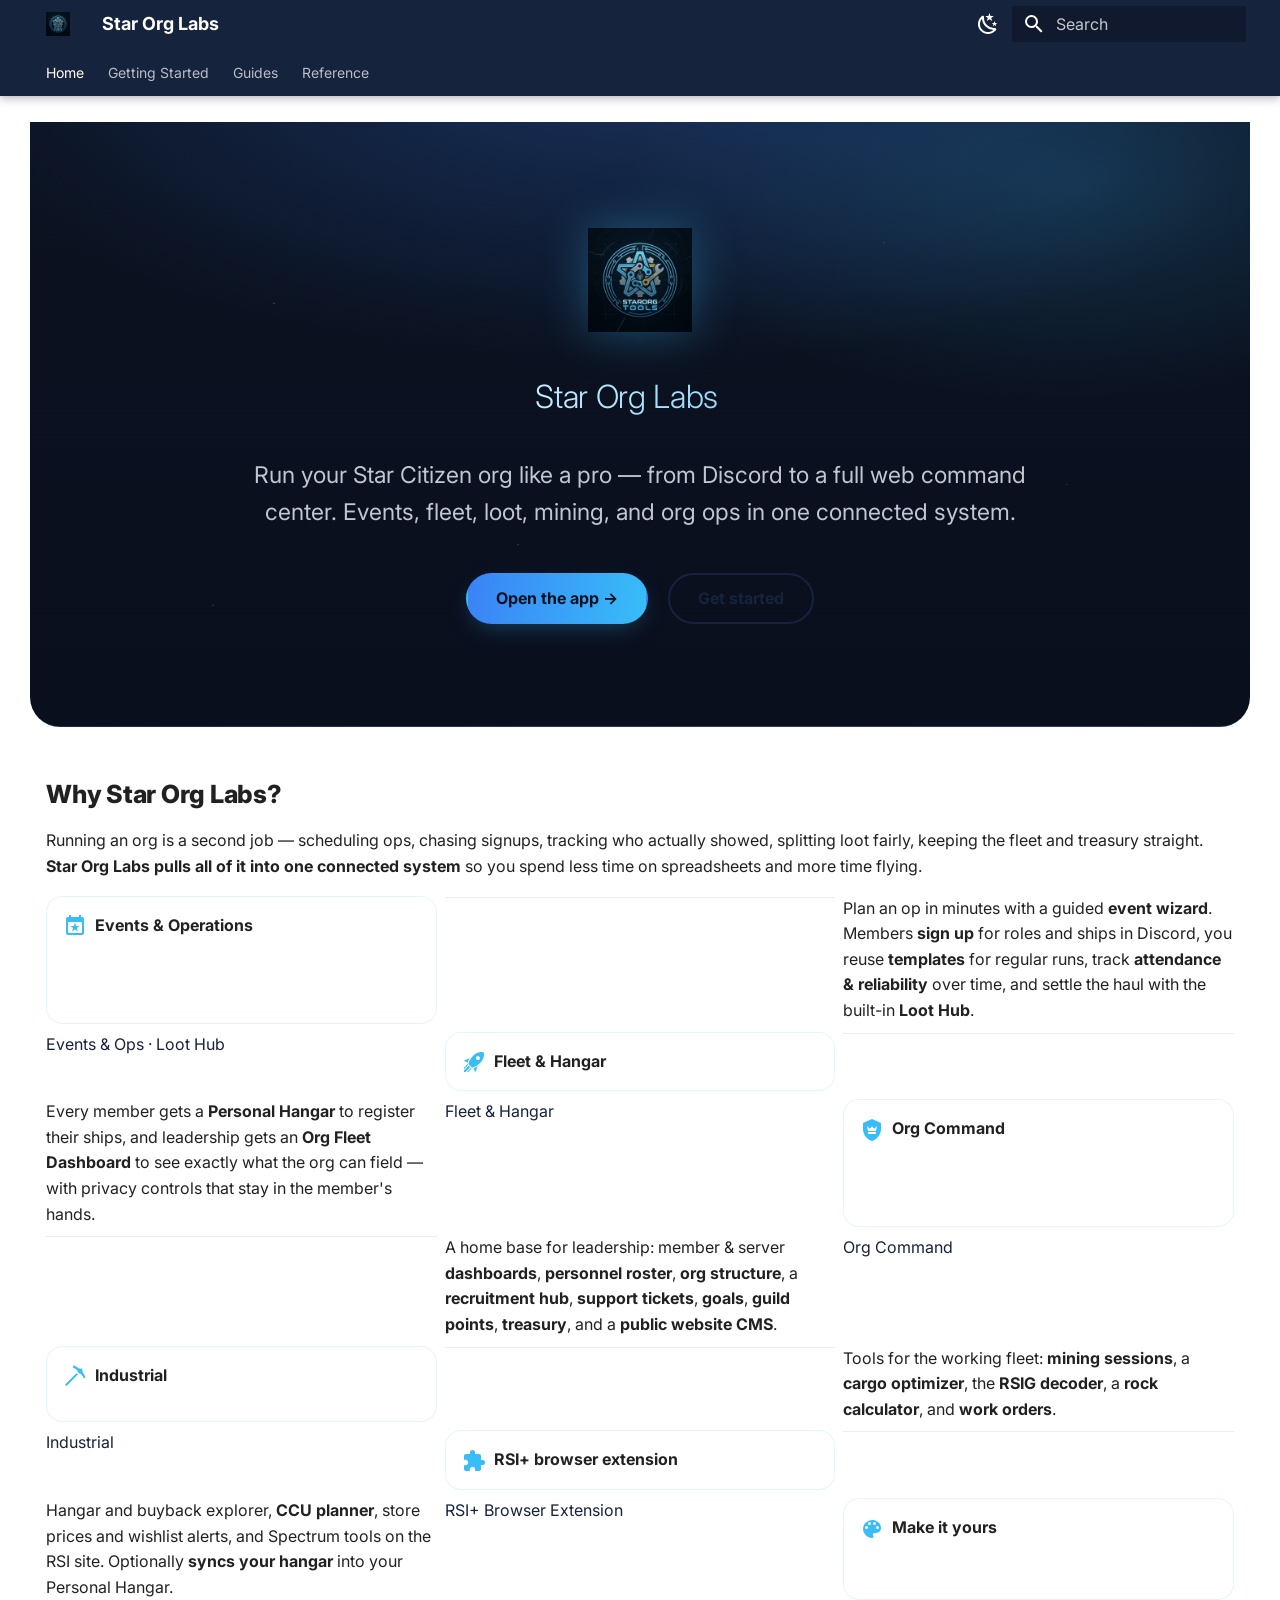
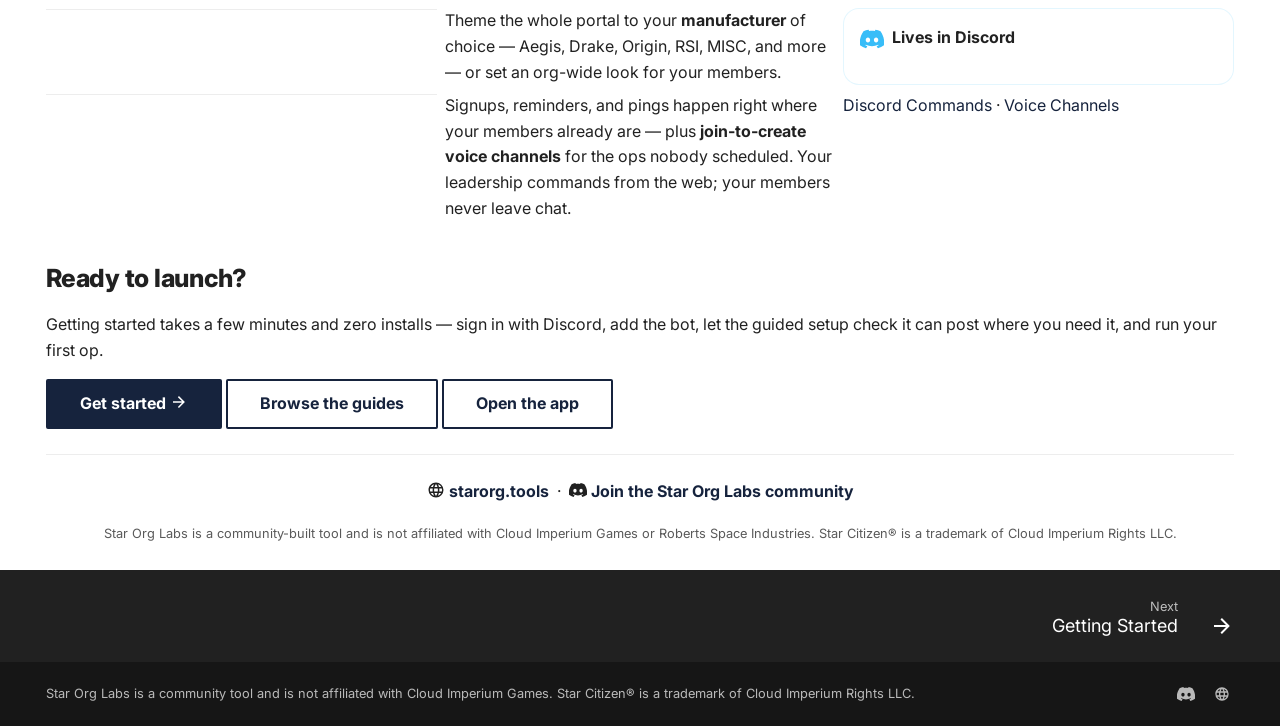
<file: index.html>
<!doctype html>
<html lang="en" class="no-js">
  <head>
    
      <meta charset="utf-8">
      <meta name="viewport" content="width=device-width,initial-scale=1">
      
        <meta name="description" content="Star Citizen org management — from Discord to a full web command center. Events, fleet, loot, mining, recruitment, and org ops in one place.">
      
      
        <meta name="author" content="Star Org Labs">
      
      
        <link rel="canonical" href="https://wiki.starorg.tools/">
      
      
      
        <link rel="next" href="getting-started/">
      
      
        
      
      
      <link rel="icon" href="assets/logo.png">
      <meta name="generator" content="mkdocs-1.6.1, mkdocs-material-9.8.0">
    
    
      
        <title>Star Org Labs - Star Org Labs</title>
      
    
    
      <link rel="stylesheet" href="assets/stylesheets/main.57a0d79d.min.css">
      
        
        <link rel="stylesheet" href="assets/stylesheets/palette.fb2fffe2.min.css">
      
      


    
    
      
    
    
      
        
        
        <link rel="preconnect" href="https://fonts.gstatic.com" crossorigin>
        <link rel="stylesheet" href="https://fonts.googleapis.com/css?family=Inter:300,300i,400,400i,700,700i%7CJetBrains+Mono:400,400i,700,700i&display=fallback">
        <style>:root{--md-text-font:"Inter";--md-code-font:"JetBrains Mono"}</style>
      
    
    
      <link rel="stylesheet" href="stylesheets/extra.css">
    
    <script>__md_scope=new URL(".",location),__md_hash=e=>[...e].reduce(((e,_)=>(e<<5)-e+_.charCodeAt(0)),0),__md_get=(e,_=localStorage,t=__md_scope)=>JSON.parse(_.getItem(t.pathname+"."+e)),__md_set=(e,_,t=localStorage,a=__md_scope)=>{try{t.setItem(a.pathname+"."+e,JSON.stringify(_))}catch(e){}}</script>
    
      

    
    
  </head>
  
  
    
    
      
    
    
    
    
    <body dir="ltr" data-md-color-scheme="slate" data-md-color-primary="custom" data-md-color-accent="custom">
  
    
    <input class="md-toggle" data-md-toggle="drawer" type="checkbox" id="__drawer" autocomplete="off">
    <input class="md-toggle" data-md-toggle="search" type="checkbox" id="__search" autocomplete="off">
    <label class="md-overlay" for="__drawer"></label>
    <div data-md-component="skip">
      
        
        <a href="#star-org-labs" class="md-skip">
          Skip to content
        </a>
      
    </div>
    <div data-md-component="announce">
      
    </div>
    
    
      

  

<header class="md-header md-header--shadow md-header--lifted" data-md-component="header">
  <nav class="md-header__inner md-grid" aria-label="Header">
    <a href="." title="Star Org Labs" class="md-header__button md-logo" aria-label="Star Org Labs" data-md-component="logo">
      
  <img src="assets/logo.png" alt="logo">

    </a>
    <label class="md-header__button md-icon" for="__drawer">
      
      <svg xmlns="http://www.w3.org/2000/svg" viewBox="0 0 24 24"><path d="M3 6h18v2H3zm0 5h18v2H3zm0 5h18v2H3z"/></svg>
    </label>
    <div class="md-header__title" data-md-component="header-title">
      <div class="md-header__ellipsis">
        <div class="md-header__topic">
          <span class="md-ellipsis">
            Star Org Labs
          </span>
        </div>
        <div class="md-header__topic" data-md-component="header-topic">
          <span class="md-ellipsis">
            
              Star Org Labs
            
          </span>
        </div>
      </div>
    </div>
    
      
        <form class="md-header__option" data-md-component="palette">
  
    
    
    
    <input class="md-option" data-md-color-media="(prefers-color-scheme: dark)" data-md-color-scheme="slate" data-md-color-primary="custom" data-md-color-accent="custom"  aria-label="Switch to light mode"  type="radio" name="__palette" id="__palette_0">
    
      <label class="md-header__button md-icon" title="Switch to light mode" for="__palette_1" hidden>
        <svg xmlns="http://www.w3.org/2000/svg" viewBox="0 0 24 24"><path d="M12 7a5 5 0 0 1 5 5 5 5 0 0 1-5 5 5 5 0 0 1-5-5 5 5 0 0 1 5-5m0 2a3 3 0 0 0-3 3 3 3 0 0 0 3 3 3 3 0 0 0 3-3 3 3 0 0 0-3-3m0-7 2.39 3.42C13.65 5.15 12.84 5 12 5s-1.65.15-2.39.42zM3.34 7l4.16-.35A7.2 7.2 0 0 0 5.94 8.5c-.44.74-.69 1.5-.83 2.29zm.02 10 1.76-3.77a7.131 7.131 0 0 0 2.38 4.14zM20.65 7l-1.77 3.79a7.02 7.02 0 0 0-2.38-4.15zm-.01 10-4.14.36c.59-.51 1.12-1.14 1.54-1.86.42-.73.69-1.5.83-2.29zM12 22l-2.41-3.44c.74.27 1.55.44 2.41.44.82 0 1.63-.17 2.37-.44z"/></svg>
      </label>
    
  
    
    
    
    <input class="md-option" data-md-color-media="(prefers-color-scheme: light)" data-md-color-scheme="default" data-md-color-primary="custom" data-md-color-accent="custom"  aria-label="Switch to dark mode"  type="radio" name="__palette" id="__palette_1">
    
      <label class="md-header__button md-icon" title="Switch to dark mode" for="__palette_0" hidden>
        <svg xmlns="http://www.w3.org/2000/svg" viewBox="0 0 24 24"><path d="m17.75 4.09-2.53 1.94.91 3.06-2.63-1.81-2.63 1.81.91-3.06-2.53-1.94L12.44 4l1.06-3 1.06 3zm3.5 6.91-1.64 1.25.59 1.98-1.7-1.17-1.7 1.17.59-1.98L15.75 11l2.06-.05L18.5 9l.69 1.95zm-2.28 4.95c.83-.08 1.72 1.1 1.19 1.85-.32.45-.66.87-1.08 1.27C15.17 23 8.84 23 4.94 19.07c-3.91-3.9-3.91-10.24 0-14.14.4-.4.82-.76 1.27-1.08.75-.53 1.93.36 1.85 1.19-.27 2.86.69 5.83 2.89 8.02a9.96 9.96 0 0 0 8.02 2.89m-1.64 2.02a12.08 12.08 0 0 1-7.8-3.47c-2.17-2.19-3.33-5-3.49-7.82-2.81 3.14-2.7 7.96.31 10.98 3.02 3.01 7.84 3.12 10.98.31"/></svg>
      </label>
    
  
</form>
      
    
    
      <script>var palette=__md_get("__palette");if(palette&&palette.color){if("(prefers-color-scheme)"===palette.color.media){var media=matchMedia("(prefers-color-scheme: light)"),input=document.querySelector(media.matches?"[data-md-color-media='(prefers-color-scheme: light)']":"[data-md-color-media='(prefers-color-scheme: dark)']");palette.color.media=input.getAttribute("data-md-color-media"),palette.color.scheme=input.getAttribute("data-md-color-scheme"),palette.color.primary=input.getAttribute("data-md-color-primary"),palette.color.accent=input.getAttribute("data-md-color-accent")}for(var[key,value]of Object.entries(palette.color))document.body.setAttribute("data-md-color-"+key,value)}</script>
    
    
    
      
      
        <label class="md-header__button md-icon" for="__search">
          
          <svg xmlns="http://www.w3.org/2000/svg" viewBox="0 0 24 24"><path d="M9.5 3A6.5 6.5 0 0 1 16 9.5c0 1.61-.59 3.09-1.56 4.23l.27.27h.79l5 5-1.5 1.5-5-5v-.79l-.27-.27A6.52 6.52 0 0 1 9.5 16 6.5 6.5 0 0 1 3 9.5 6.5 6.5 0 0 1 9.5 3m0 2C7 5 5 7 5 9.5S7 14 9.5 14 14 12 14 9.5 12 5 9.5 5"/></svg>
        </label>
        <div class="md-search" data-md-component="search" role="dialog">
  <label class="md-search__overlay" for="__search"></label>
  <div class="md-search__inner" role="search">
    <form class="md-search__form" name="search">
      <input type="text" class="md-search__input" name="query" aria-label="Search" placeholder="Search" autocapitalize="off" autocorrect="off" autocomplete="off" spellcheck="false" data-md-component="search-query" required>
      <label class="md-search__icon md-icon" for="__search">
        
        <svg xmlns="http://www.w3.org/2000/svg" viewBox="0 0 24 24"><path d="M9.5 3A6.5 6.5 0 0 1 16 9.5c0 1.61-.59 3.09-1.56 4.23l.27.27h.79l5 5-1.5 1.5-5-5v-.79l-.27-.27A6.52 6.52 0 0 1 9.5 16 6.5 6.5 0 0 1 3 9.5 6.5 6.5 0 0 1 9.5 3m0 2C7 5 5 7 5 9.5S7 14 9.5 14 14 12 14 9.5 12 5 9.5 5"/></svg>
        
        <svg xmlns="http://www.w3.org/2000/svg" viewBox="0 0 24 24"><path d="M20 11v2H8l5.5 5.5-1.42 1.42L4.16 12l7.92-7.92L13.5 5.5 8 11z"/></svg>
      </label>
      <nav class="md-search__options" aria-label="Search">
        
          <a href="javascript:void(0)" class="md-search__icon md-icon" title="Share" aria-label="Share" data-clipboard data-clipboard-text="" data-md-component="search-share" tabindex="-1">
            
            <svg xmlns="http://www.w3.org/2000/svg" viewBox="0 0 24 24"><path d="M18 16.08c-.76 0-1.44.3-1.96.77L8.91 12.7c.05-.23.09-.46.09-.7s-.04-.47-.09-.7l7.05-4.11c.54.5 1.25.81 2.04.81a3 3 0 0 0 3-3 3 3 0 0 0-3-3 3 3 0 0 0-3 3c0 .24.04.47.09.7L8.04 9.81C7.5 9.31 6.79 9 6 9a3 3 0 0 0-3 3 3 3 0 0 0 3 3c.79 0 1.5-.31 2.04-.81l7.12 4.15c-.05.21-.08.43-.08.66 0 1.61 1.31 2.91 2.92 2.91s2.92-1.3 2.92-2.91A2.92 2.92 0 0 0 18 16.08"/></svg>
          </a>
        
        <button type="reset" class="md-search__icon md-icon" title="Clear" aria-label="Clear" tabindex="-1">
          
          <svg xmlns="http://www.w3.org/2000/svg" viewBox="0 0 24 24"><path d="M19 6.41 17.59 5 12 10.59 6.41 5 5 6.41 10.59 12 5 17.59 6.41 19 12 13.41 17.59 19 19 17.59 13.41 12z"/></svg>
        </button>
      </nav>
      
        <div class="md-search__suggest" data-md-component="search-suggest"></div>
      
    </form>
    <div class="md-search__output">
      <div class="md-search__scrollwrap" tabindex="0" data-md-scrollfix>
        <div class="md-search-result" data-md-component="search-result">
          <div class="md-search-result__meta">
            Initializing search
          </div>
          <ol class="md-search-result__list" role="presentation"></ol>
        </div>
      </div>
    </div>
  </div>
</div>
      
    
    
  </nav>
  
    
      
<nav class="md-tabs" aria-label="Tabs" data-md-component="tabs">
  <div class="md-grid">
    <ul class="md-tabs__list">
      
        
  
  
  
    
  
  
    <li class="md-tabs__item md-tabs__item--active">
      <a href="." class="md-tabs__link">
        
  
  
    
  
  Home

      </a>
    </li>
  

      
        
  
  
  
  
    <li class="md-tabs__item">
      <a href="getting-started/" class="md-tabs__link">
        
  
  
    
  
  Getting Started

      </a>
    </li>
  

      
        
  
  
  
  
    
    
      <li class="md-tabs__item">
        <a href="guides/events/" class="md-tabs__link">
          
  
  
  Guides

        </a>
      </li>
    
  

      
        
  
  
  
  
    
    
      <li class="md-tabs__item">
        <a href="permissions/" class="md-tabs__link">
          
  
  
  Reference

        </a>
      </li>
    
  

      
    </ul>
  </div>
</nav>
    
  
</header>
    
    <div class="md-container" data-md-component="container">
      
      
        
      
      <main class="md-main" data-md-component="main">
        <div class="md-main__inner md-grid">
          
            
              
                
              
              <div class="md-sidebar md-sidebar--primary" data-md-component="sidebar" data-md-type="navigation" hidden>
                <div class="md-sidebar__scrollwrap">
                  <div class="md-sidebar__inner">
                    


  


<nav class="md-nav md-nav--primary md-nav--lifted" aria-label="Navigation" data-md-level="0">
  <label class="md-nav__title" for="__drawer">
    <a href="." title="Star Org Labs" class="md-nav__button md-logo" aria-label="Star Org Labs" data-md-component="logo">
      
  <img src="assets/logo.png" alt="logo">

    </a>
    Star Org Labs
  </label>
  
  <ul class="md-nav__list" data-md-scrollfix>
    
      
      
  
  
    
  
  
  
    <li class="md-nav__item md-nav__item--active">
      
      <input class="md-nav__toggle md-toggle" type="checkbox" id="__toc">
      
      
        
      
      
        <label class="md-nav__link md-nav__link--active" for="__toc">
          
  
  
  <span class="md-ellipsis">
    
  
    Home
  

    
  </span>
  
  

          <span class="md-nav__icon md-icon"></span>
        </label>
      
      <a href="." class="md-nav__link md-nav__link--active">
        
  
  
  <span class="md-ellipsis">
    
  
    Home
  

    
  </span>
  
  

      </a>
      
        

<nav class="md-nav md-nav--secondary" aria-label="Table of contents">
  
  
  
    
  
  
    <label class="md-nav__title" for="__toc">
      <span class="md-nav__icon md-icon"></span>
      Table of contents
    </label>
    <ul class="md-nav__list" data-md-component="toc" data-md-scrollfix>
      
        <li class="md-nav__item">
  <a href="#why-star-org-labs" class="md-nav__link">
    <span class="md-ellipsis">
      
        Why Star Org Labs?
      
    </span>
  </a>
  
</li>
      
        <li class="md-nav__item">
  <a href="#ready-to-launch" class="md-nav__link">
    <span class="md-ellipsis">
      
        Ready to launch?
      
    </span>
  </a>
  
</li>
      
    </ul>
  
</nav>
      
    </li>
  

    
      
      
  
  
  
  
    <li class="md-nav__item">
      <a href="getting-started/" class="md-nav__link">
        
  
  
  <span class="md-ellipsis">
    
  
    Getting Started
  

    
  </span>
  
  

      </a>
    </li>
  

    
      
      
  
  
  
  
    
    
    
    
      
      
        
      
    
    
    <li class="md-nav__item md-nav__item--nested">
      
        
        
        <input class="md-nav__toggle md-toggle " type="checkbox" id="__nav_3" >
        
          
          <label class="md-nav__link" for="__nav_3" id="__nav_3_label" tabindex="0">
            
  
  
  <span class="md-ellipsis">
    
  
    Guides
  

    
  </span>
  
  

            <span class="md-nav__icon md-icon"></span>
          </label>
        
        <nav class="md-nav" data-md-level="1" aria-labelledby="__nav_3_label" aria-expanded="false">
          <label class="md-nav__title" for="__nav_3">
            <span class="md-nav__icon md-icon"></span>
            
  
    Guides
  

          </label>
          <ul class="md-nav__list" data-md-scrollfix>
            
              
                
  
  
  
  
    <li class="md-nav__item">
      <a href="guides/events/" class="md-nav__link">
        
  
  
  <span class="md-ellipsis">
    
  
    Events & Ops
  

    
  </span>
  
  

      </a>
    </li>
  

              
            
              
                
  
  
  
  
    <li class="md-nav__item">
      <a href="guides/templates-and-recurring/" class="md-nav__link">
        
  
  
  <span class="md-ellipsis">
    
  
    Templates & Recurring Ops
  

    
  </span>
  
  

      </a>
    </li>
  

              
            
              
                
  
  
  
  
    <li class="md-nav__item">
      <a href="guides/loot/" class="md-nav__link">
        
  
  
  <span class="md-ellipsis">
    
  
    Loot Hub
  

    
  </span>
  
  

      </a>
    </li>
  

              
            
              
                
  
  
  
  
    <li class="md-nav__item">
      <a href="guides/fleet/" class="md-nav__link">
        
  
  
  <span class="md-ellipsis">
    
  
    Fleet & Hangar
  

    
  </span>
  
  

      </a>
    </li>
  

              
            
              
                
  
  
  
  
    <li class="md-nav__item">
      <a href="guides/voice/" class="md-nav__link">
        
  
  
  <span class="md-ellipsis">
    
  
    Voice Channels
  

    
  </span>
  
  

      </a>
    </li>
  

              
            
              
                
  
  
  
  
    <li class="md-nav__item">
      <a href="guides/comms-ops/" class="md-nav__link">
        
  
  
  <span class="md-ellipsis">
    
  
    Comms Ops Panel
  

    
  </span>
  
  

      </a>
    </li>
  

              
            
              
                
  
  
  
  
    <li class="md-nav__item">
      <a href="guides/org-command/" class="md-nav__link">
        
  
  
  <span class="md-ellipsis">
    
  
    Org Command
  

    
  </span>
  
  

      </a>
    </li>
  

              
            
              
                
  
  
  
  
    <li class="md-nav__item">
      <a href="guides/industrial/" class="md-nav__link">
        
  
  
  <span class="md-ellipsis">
    
  
    Industrial
  

    
  </span>
  
  

      </a>
    </li>
  

              
            
              
                
  
  
  
  
    <li class="md-nav__item">
      <a href="guides/rsi-plus/" class="md-nav__link">
        
  
  
  <span class="md-ellipsis">
    
  
    RSI+ Browser Extension
  

    
  </span>
  
  

      </a>
    </li>
  

              
            
          </ul>
        </nav>
      
    </li>
  

    
      
      
  
  
  
  
    
    
    
    
      
      
        
      
    
    
    <li class="md-nav__item md-nav__item--nested">
      
        
        
        <input class="md-nav__toggle md-toggle " type="checkbox" id="__nav_4" >
        
          
          <label class="md-nav__link" for="__nav_4" id="__nav_4_label" tabindex="0">
            
  
  
  <span class="md-ellipsis">
    
  
    Reference
  

    
  </span>
  
  

            <span class="md-nav__icon md-icon"></span>
          </label>
        
        <nav class="md-nav" data-md-level="1" aria-labelledby="__nav_4_label" aria-expanded="false">
          <label class="md-nav__title" for="__nav_4">
            <span class="md-nav__icon md-icon"></span>
            
  
    Reference
  

          </label>
          <ul class="md-nav__list" data-md-scrollfix>
            
              
                
  
  
  
  
    <li class="md-nav__item">
      <a href="permissions/" class="md-nav__link">
        
  
  
  <span class="md-ellipsis">
    
  
    Roles & Permissions
  

    
  </span>
  
  

      </a>
    </li>
  

              
            
              
                
  
  
  
  
    <li class="md-nav__item">
      <a href="commands/" class="md-nav__link">
        
  
  
  <span class="md-ellipsis">
    
  
    Discord Commands
  

    
  </span>
  
  

      </a>
    </li>
  

              
            
              
                
  
  
  
  
    <li class="md-nav__item">
      <a href="faq/" class="md-nav__link">
        
  
  
  <span class="md-ellipsis">
    
  
    FAQ
  

    
  </span>
  
  

      </a>
    </li>
  

              
            
          </ul>
        </nav>
      
    </li>
  

    
  </ul>
</nav>
                  </div>
                </div>
              </div>
            
            
              
                
              
              <div class="md-sidebar md-sidebar--secondary" data-md-component="sidebar" data-md-type="toc" hidden>
                <div class="md-sidebar__scrollwrap">
                  <div class="md-sidebar__inner">
                    

<nav class="md-nav md-nav--secondary" aria-label="Table of contents">
  
  
  
    
  
  
    <label class="md-nav__title" for="__toc">
      <span class="md-nav__icon md-icon"></span>
      Table of contents
    </label>
    <ul class="md-nav__list" data-md-component="toc" data-md-scrollfix>
      
        <li class="md-nav__item">
  <a href="#why-star-org-labs" class="md-nav__link">
    <span class="md-ellipsis">
      
        Why Star Org Labs?
      
    </span>
  </a>
  
</li>
      
        <li class="md-nav__item">
  <a href="#ready-to-launch" class="md-nav__link">
    <span class="md-ellipsis">
      
        Ready to launch?
      
    </span>
  </a>
  
</li>
      
    </ul>
  
</nav>
                  </div>
                </div>
              </div>
            
          
          
            <div class="md-content" data-md-component="content">
              
              <article class="md-content__inner md-typeset">
                
                  
  




<div class="sol-hero">
<p><img src="assets/logo.png" alt="Star Org Labs" class="sol-hero__logo"></p>
<h1 class="sol-hero__title" id="star-org-labs">Star Org Labs<a class="headerlink" href="#star-org-labs" title="Permanent link">&para;</a></h1>
<p class="sol-hero__tagline">Run your Star Citizen org like a pro — from Discord to a full web command center. Events, fleet, loot, mining, and org ops in one connected system.</p>
<p class="sol-hero__cta">
<a href="https://starorg.tools" class="md-button md-button--primary">Open the app →</a>
<a href="getting-started/" class="md-button">Get started</a>
</p>
</div>
<h2 id="why-star-org-labs">Why Star Org Labs?<a class="headerlink" href="#why-star-org-labs" title="Permanent link">&para;</a></h2>
<p>Running an org is a second job — scheduling ops, chasing signups, tracking who
actually showed, splitting loot fairly, keeping the fleet and treasury straight.
<strong>Star Org Labs pulls all of it into one connected system</strong> so you spend less time
on spreadsheets and more time flying.</p>
<div class="grid cards">
<ul>
<li><span class="twemoji lg middle"><svg xmlns="http://www.w3.org/2000/svg" viewBox="0 0 24 24"><path d="M19 19H5V8h14m-3-7v2H8V1H6v2H5c-1.1 0-2 .9-2 2v14a2 2 0 0 0 2 2h14c1.11 0 2-.89 2-2V5a2 2 0 0 0-2-2h-1V1m-7.12 11H7.27l2.92 2.11-1.11 3.45L12 15.43l2.92 2.13-1.12-3.44L16.72 12h-3.6L12 8.56z"/></svg></span> &nbsp;<strong>Events &amp; Operations</strong></li>
</ul>
<hr />
<p>Plan an op in minutes with a guided <strong>event wizard</strong>. Members <strong>sign up</strong> for roles and ships in Discord, you reuse <strong>templates</strong> for regular runs, track <strong>attendance &amp; reliability</strong> over time, and settle the haul with the built-in <strong>Loot Hub</strong>.</p>
<p><a href="guides/events/">Events &amp; Ops</a> · <a href="guides/loot/">Loot Hub</a></p>
<ul>
<li><span class="twemoji lg middle"><svg xmlns="http://www.w3.org/2000/svg" viewBox="0 0 24 24"><path d="m13.13 22.19-1.63-3.83c1.57-.58 3.04-1.36 4.4-2.27zM5.64 12.5l-3.83-1.63 6.1-2.77C7 9.46 6.22 10.93 5.64 12.5M21.61 2.39S16.66.269 11 5.93c-2.19 2.19-3.5 4.6-4.35 6.71-.28.75-.09 1.57.46 2.13l2.13 2.12c.55.56 1.37.74 2.12.46A19.1 19.1 0 0 0 18.07 13c5.66-5.66 3.54-10.61 3.54-10.61m-7.07 7.07c-.78-.78-.78-2.05 0-2.83s2.05-.78 2.83 0c.77.78.78 2.05 0 2.83s-2.05.78-2.83 0m-5.66 7.07-1.41-1.41zM6.24 22l3.64-3.64c-.34-.09-.67-.24-.97-.45L4.83 22zM2 22h1.41l4.77-4.76-1.42-1.41L2 20.59zm0-2.83 4.09-4.08c-.21-.3-.36-.62-.45-.97L2 17.76z"/></svg></span> &nbsp;<strong>Fleet &amp; Hangar</strong></li>
</ul>
<hr />
<p>Every member gets a <strong>Personal Hangar</strong> to register their ships, and leadership gets an <strong>Org Fleet Dashboard</strong> to see exactly what the org can field — with privacy controls that stay in the member's hands.</p>
<p><a href="guides/fleet/">Fleet &amp; Hangar</a></p>
<ul>
<li><span class="twemoji lg middle"><svg xmlns="http://www.w3.org/2000/svg" viewBox="0 0 24 24"><path d="m12 1 9 4v6c0 5.55-3.84 10.74-9 12-5.16-1.26-9-6.45-9-12V5zm4 13H8v1.5c0 .27.19.46.47.5h6.96c.31 0 .52-.16.57-.41V14m1-6-2.67 2.67L12 8.34l-2.33 2.33L7 8l1 5h8z"/></svg></span> &nbsp;<strong>Org Command</strong></li>
</ul>
<hr />
<p>A home base for leadership: member &amp; server <strong>dashboards</strong>, <strong>personnel roster</strong>, <strong>org structure</strong>, a <strong>recruitment hub</strong>, <strong>support tickets</strong>, <strong>goals</strong>, <strong>guild points</strong>, <strong>treasury</strong>, and a <strong>public website CMS</strong>.</p>
<p><a href="guides/org-command/">Org Command</a></p>
<ul>
<li><span class="twemoji lg middle"><svg xmlns="http://www.w3.org/2000/svg" viewBox="0 0 24 24"><path d="M14.79 10.62 3.5 21.9l-1.4-1.4L13.38 9.21zm4.48-2.89.59-.59-.79-.79.64-.64-1.42-1.42-.64.64-.79-.79-.59.59c-1.74-1.42-3.7-2.56-5.8-3.36l-.83 1.79c1.75.92 3.36 2.03 4.86 3.34L14 7l3 3 .5-.5c1.31 1.5 2.42 3.11 3.34 4.86l1.79-.83c-.8-2.1-1.94-4.06-3.36-5.8"/></svg></span> &nbsp;<strong>Industrial</strong></li>
</ul>
<hr />
<p>Tools for the working fleet: <strong>mining sessions</strong>, a <strong>cargo optimizer</strong>, the <strong>RSIG decoder</strong>, a <strong>rock calculator</strong>, and <strong>work orders</strong>.</p>
<p><a href="guides/industrial/">Industrial</a></p>
<ul>
<li><span class="twemoji lg middle"><svg xmlns="http://www.w3.org/2000/svg" viewBox="0 0 24 24"><path d="M20.5 11H19V7a2 2 0 0 0-2-2h-4V3.5A2.5 2.5 0 0 0 10.5 1 2.5 2.5 0 0 0 8 3.5V5H4a2 2 0 0 0-2 2v3.8h1.5c1.5 0 2.7 1.2 2.7 2.7S5 16.2 3.5 16.2H2V20a2 2 0 0 0 2 2h3.8v-1.5c0-1.5 1.2-2.7 2.7-2.7s2.7 1.2 2.7 2.7V22H17a2 2 0 0 0 2-2v-4h1.5a2.5 2.5 0 0 0 2.5-2.5 2.5 2.5 0 0 0-2.5-2.5"/></svg></span> &nbsp;<strong>RSI+ browser extension</strong></li>
</ul>
<hr />
<p>Hangar and buyback explorer, <strong>CCU planner</strong>, store prices and wishlist alerts, and Spectrum tools on the RSI site. Optionally <strong>syncs your hangar</strong> into your Personal Hangar.</p>
<p><a href="guides/rsi-plus/">RSI+ Browser Extension</a></p>
<ul>
<li><span class="twemoji lg middle"><svg xmlns="http://www.w3.org/2000/svg" viewBox="0 0 24 24"><path d="M17.5 12a1.5 1.5 0 0 1-1.5-1.5A1.5 1.5 0 0 1 17.5 9a1.5 1.5 0 0 1 1.5 1.5 1.5 1.5 0 0 1-1.5 1.5m-3-4A1.5 1.5 0 0 1 13 6.5 1.5 1.5 0 0 1 14.5 5 1.5 1.5 0 0 1 16 6.5 1.5 1.5 0 0 1 14.5 8m-5 0A1.5 1.5 0 0 1 8 6.5 1.5 1.5 0 0 1 9.5 5 1.5 1.5 0 0 1 11 6.5 1.5 1.5 0 0 1 9.5 8m-3 4A1.5 1.5 0 0 1 5 10.5 1.5 1.5 0 0 1 6.5 9 1.5 1.5 0 0 1 8 10.5 1.5 1.5 0 0 1 6.5 12M12 3a9 9 0 0 0-9 9 9 9 0 0 0 9 9 1.5 1.5 0 0 0 1.5-1.5c0-.39-.15-.74-.39-1-.23-.27-.38-.62-.38-1a1.5 1.5 0 0 1 1.5-1.5H16a5 5 0 0 0 5-5c0-4.42-4.03-8-9-8"/></svg></span> &nbsp;<strong>Make it yours</strong></li>
</ul>
<hr />
<p>Theme the whole portal to your <strong>manufacturer</strong> of choice — Aegis, Drake, Origin, RSI, MISC, and more — or set an org-wide look for your members.</p>
<ul>
<li><span class="twemoji lg middle"><svg xmlns="http://www.w3.org/2000/svg" viewBox="0 0 576 512"><!--! Font Awesome Free 7.1.0 by @fontawesome - https://fontawesome.com License - https://fontawesome.com/license/free (Icons: CC BY 4.0, Fonts: SIL OFL 1.1, Code: MIT License) Copyright 2025 Fonticons, Inc.--><path d="M492.5 69.8c-.2-.3-.4-.6-.8-.7-38.1-17.5-78.4-30-119.7-37.1-.4-.1-.8 0-1.1.1s-.6.4-.8.8c-5.5 9.9-10.5 20.2-14.9 30.6-44.6-6.8-89.9-6.8-134.4 0-4.5-10.5-9.5-20.7-15.1-30.6-.2-.3-.5-.6-.8-.8s-.7-.2-1.1-.2C162.5 39 122.2 51.5 84.1 69c-.3.1-.6.4-.8.7C7.1 183.5-13.8 294.6-3.6 404.2c0 .3.1.5.2.8s.3.4.5.6c44.4 32.9 94 58 146.8 74.2.4.1.8.1 1.1 0s.7-.4.9-.7c11.3-15.4 21.4-31.8 30-48.8.1-.2.2-.5.2-.8s0-.5-.1-.8-.2-.5-.4-.6-.4-.3-.7-.4c-15.8-6.1-31.2-13.4-45.9-21.9-.3-.2-.5-.4-.7-.6s-.3-.6-.3-.9 0-.6.2-.9.3-.5.6-.7c3.1-2.3 6.2-4.7 9.1-7.1.3-.2.6-.4.9-.4s.7 0 1 .1c96.2 43.9 200.4 43.9 295.5 0 .3-.1.7-.2 1-.2s.7.2.9.4c2.9 2.4 6 4.9 9.1 7.2.2.2.4.4.6.7s.2.6.2.9-.1.6-.3.9-.4.5-.6.6c-14.7 8.6-30 15.9-45.9 21.8-.2.1-.5.2-.7.4s-.3.4-.4.7-.1.5-.1.8.1.5.2.8c8.8 17 18.8 33.3 30 48.8.2.3.6.6.9.7s.8.1 1.1 0c52.9-16.2 102.6-41.3 147.1-74.2.2-.2.4-.4.5-.6s.2-.5.2-.8c12.3-126.8-20.5-236.9-86.9-334.5zm-302 267.7c-29 0-52.8-26.6-52.8-59.2s23.4-59.2 52.8-59.2c29.7 0 53.3 26.8 52.8 59.2 0 32.7-23.4 59.2-52.8 59.2m195.4 0c-29 0-52.8-26.6-52.8-59.2s23.4-59.2 52.8-59.2c29.7 0 53.3 26.8 52.8 59.2 0 32.7-23.2 59.2-52.8 59.2"/></svg></span> &nbsp;<strong>Lives in Discord</strong></li>
</ul>
<hr />
<p>Signups, reminders, and pings happen right where your members already are — plus <strong>join-to-create voice channels</strong> for the ops nobody scheduled. Your leadership commands from the web; your members never leave chat.</p>
<p><a href="commands/">Discord Commands</a> · <a href="guides/voice/">Voice Channels</a></p>
</div>
<h2 id="ready-to-launch">Ready to launch?<a class="headerlink" href="#ready-to-launch" title="Permanent link">&para;</a></h2>
<p>Getting started takes a few minutes and zero installs — sign in with Discord, add
the bot, let the guided setup check it can post where you need it, and run your first op.</p>
<p><a class="md-button md-button--primary" href="getting-started/">Get started <span class="twemoji"><svg xmlns="http://www.w3.org/2000/svg" viewBox="0 0 24 24"><path d="M4 11v2h12l-5.5 5.5 1.42 1.42L19.84 12l-7.92-7.92L10.5 5.5 16 11z"/></svg></span></a>
<a class="md-button" href="guides/events/">Browse the guides</a>
<a class="md-button" href="https://starorg.tools">Open the app</a></p>
<hr />
<p class="sol-center">
<span class="twemoji"><svg xmlns="http://www.w3.org/2000/svg" viewBox="0 0 24 24"><path d="M16.36 14c.08-.66.14-1.32.14-2s-.06-1.34-.14-2h3.38c.16.64.26 1.31.26 2s-.1 1.36-.26 2m-5.15 5.56c.6-1.11 1.06-2.31 1.38-3.56h2.95a8.03 8.03 0 0 1-4.33 3.56M14.34 14H9.66c-.1-.66-.16-1.32-.16-2s.06-1.35.16-2h4.68c.09.65.16 1.32.16 2s-.07 1.34-.16 2M12 19.96c-.83-1.2-1.5-2.53-1.91-3.96h3.82c-.41 1.43-1.08 2.76-1.91 3.96M8 8H5.08A7.92 7.92 0 0 1 9.4 4.44C8.8 5.55 8.35 6.75 8 8m-2.92 8H8c.35 1.25.8 2.45 1.4 3.56A8 8 0 0 1 5.08 16m-.82-2C4.1 13.36 4 12.69 4 12s.1-1.36.26-2h3.38c-.08.66-.14 1.32-.14 2s.06 1.34.14 2M12 4.03c.83 1.2 1.5 2.54 1.91 3.97h-3.82c.41-1.43 1.08-2.77 1.91-3.97M18.92 8h-2.95a15.7 15.7 0 0 0-1.38-3.56c1.84.63 3.37 1.9 4.33 3.56M12 2C6.47 2 2 6.5 2 12a10 10 0 0 0 10 10 10 10 0 0 0 10-10A10 10 0 0 0 12 2"/></svg></span> <strong><a href="https://starorg.tools">starorg.tools</a></strong> &nbsp;·&nbsp;
<span class="twemoji"><svg xmlns="http://www.w3.org/2000/svg" viewBox="0 0 576 512"><!--! Font Awesome Free 7.1.0 by @fontawesome - https://fontawesome.com License - https://fontawesome.com/license/free (Icons: CC BY 4.0, Fonts: SIL OFL 1.1, Code: MIT License) Copyright 2025 Fonticons, Inc.--><path d="M492.5 69.8c-.2-.3-.4-.6-.8-.7-38.1-17.5-78.4-30-119.7-37.1-.4-.1-.8 0-1.1.1s-.6.4-.8.8c-5.5 9.9-10.5 20.2-14.9 30.6-44.6-6.8-89.9-6.8-134.4 0-4.5-10.5-9.5-20.7-15.1-30.6-.2-.3-.5-.6-.8-.8s-.7-.2-1.1-.2C162.5 39 122.2 51.5 84.1 69c-.3.1-.6.4-.8.7C7.1 183.5-13.8 294.6-3.6 404.2c0 .3.1.5.2.8s.3.4.5.6c44.4 32.9 94 58 146.8 74.2.4.1.8.1 1.1 0s.7-.4.9-.7c11.3-15.4 21.4-31.8 30-48.8.1-.2.2-.5.2-.8s0-.5-.1-.8-.2-.5-.4-.6-.4-.3-.7-.4c-15.8-6.1-31.2-13.4-45.9-21.9-.3-.2-.5-.4-.7-.6s-.3-.6-.3-.9 0-.6.2-.9.3-.5.6-.7c3.1-2.3 6.2-4.7 9.1-7.1.3-.2.6-.4.9-.4s.7 0 1 .1c96.2 43.9 200.4 43.9 295.5 0 .3-.1.7-.2 1-.2s.7.2.9.4c2.9 2.4 6 4.9 9.1 7.2.2.2.4.4.6.7s.2.6.2.9-.1.6-.3.9-.4.5-.6.6c-14.7 8.6-30 15.9-45.9 21.8-.2.1-.5.2-.7.4s-.3.4-.4.7-.1.5-.1.8.1.5.2.8c8.8 17 18.8 33.3 30 48.8.2.3.6.6.9.7s.8.1 1.1 0c52.9-16.2 102.6-41.3 147.1-74.2.2-.2.4-.4.5-.6s.2-.5.2-.8c12.3-126.8-20.5-236.9-86.9-334.5zm-302 267.7c-29 0-52.8-26.6-52.8-59.2s23.4-59.2 52.8-59.2c29.7 0 53.3 26.8 52.8 59.2 0 32.7-23.4 59.2-52.8 59.2m195.4 0c-29 0-52.8-26.6-52.8-59.2s23.4-59.2 52.8-59.2c29.7 0 53.3 26.8 52.8 59.2 0 32.7-23.2 59.2-52.8 59.2"/></svg></span> <strong><a href="https://discord.gg/BtJST8Hj7E">Join the Star Org Labs community</a></strong>
</p>
<p class="sol-center"><small>Star Org Labs is a community-built tool and is not affiliated with Cloud Imperium Games or Roberts Space Industries. Star Citizen® is a trademark of Cloud Imperium Rights LLC.</small></p>







  
  




  



                
              </article>
            </div>
          
          
  <script>var tabs=__md_get("__tabs");if(Array.isArray(tabs))e:for(var set of document.querySelectorAll(".tabbed-set")){var labels=set.querySelector(".tabbed-labels");for(var tab of tabs)for(var label of labels.getElementsByTagName("label"))if(label.innerText.trim()===tab){var input=document.getElementById(label.htmlFor);input.checked=!0;continue e}}</script>

<script>var target=document.getElementById(location.hash.slice(1));target&&target.name&&(target.checked=target.name.startsWith("__tabbed_"))</script>
        </div>
        
          <button type="button" class="md-top md-icon" data-md-component="top" hidden>
  
  <svg xmlns="http://www.w3.org/2000/svg" viewBox="0 0 24 24"><path d="M13 20h-2V8l-5.5 5.5-1.42-1.42L12 4.16l7.92 7.92-1.42 1.42L13 8z"/></svg>
  Back to top
</button>
        
      </main>
      
        <footer class="md-footer">
  
    
      
        
      
      <nav class="md-footer__inner md-grid" aria-label="Footer" >
        
        
          
          <a href="getting-started/" class="md-footer__link md-footer__link--next" aria-label="Next: Getting Started">
            <div class="md-footer__title">
              <span class="md-footer__direction">
                Next
              </span>
              <div class="md-ellipsis">
                Getting Started
              </div>
            </div>
            <div class="md-footer__button md-icon">
              
              <svg xmlns="http://www.w3.org/2000/svg" viewBox="0 0 24 24"><path d="M4 11v2h12l-5.5 5.5 1.42 1.42L19.84 12l-7.92-7.92L10.5 5.5 16 11z"/></svg>
            </div>
          </a>
        
      </nav>
    
  
  <div class="md-footer-meta md-typeset">
    <div class="md-footer-meta__inner md-grid">
      <div class="md-copyright">
  
    <div class="md-copyright__highlight">
      Star Org Labs is a community tool and is not affiliated with Cloud Imperium Games. Star Citizen® is a trademark of Cloud Imperium Rights LLC.
    </div>
  
  
</div>
      
        
<div class="md-social">
  
    
    
    
    
    <a href="https://discord.gg/BtJST8Hj7E" target="_blank" rel="noopener" title="Star Org Labs Discord" class="md-social__link">
      <svg xmlns="http://www.w3.org/2000/svg" viewBox="0 0 576 512"><!--! Font Awesome Free 7.1.0 by @fontawesome - https://fontawesome.com License - https://fontawesome.com/license/free (Icons: CC BY 4.0, Fonts: SIL OFL 1.1, Code: MIT License) Copyright 2025 Fonticons, Inc.--><path d="M492.5 69.8c-.2-.3-.4-.6-.8-.7-38.1-17.5-78.4-30-119.7-37.1-.4-.1-.8 0-1.1.1s-.6.4-.8.8c-5.5 9.9-10.5 20.2-14.9 30.6-44.6-6.8-89.9-6.8-134.4 0-4.5-10.5-9.5-20.7-15.1-30.6-.2-.3-.5-.6-.8-.8s-.7-.2-1.1-.2C162.5 39 122.2 51.5 84.1 69c-.3.1-.6.4-.8.7C7.1 183.5-13.8 294.6-3.6 404.2c0 .3.1.5.2.8s.3.4.5.6c44.4 32.9 94 58 146.8 74.2.4.1.8.1 1.1 0s.7-.4.9-.7c11.3-15.4 21.4-31.8 30-48.8.1-.2.2-.5.2-.8s0-.5-.1-.8-.2-.5-.4-.6-.4-.3-.7-.4c-15.8-6.1-31.2-13.4-45.9-21.9-.3-.2-.5-.4-.7-.6s-.3-.6-.3-.9 0-.6.2-.9.3-.5.6-.7c3.1-2.3 6.2-4.7 9.1-7.1.3-.2.6-.4.9-.4s.7 0 1 .1c96.2 43.9 200.4 43.9 295.5 0 .3-.1.7-.2 1-.2s.7.2.9.4c2.9 2.4 6 4.9 9.1 7.2.2.2.4.4.6.7s.2.6.2.9-.1.6-.3.9-.4.5-.6.6c-14.7 8.6-30 15.9-45.9 21.8-.2.1-.5.2-.7.4s-.3.4-.4.7-.1.5-.1.8.1.5.2.8c8.8 17 18.8 33.3 30 48.8.2.3.6.6.9.7s.8.1 1.1 0c52.9-16.2 102.6-41.3 147.1-74.2.2-.2.4-.4.5-.6s.2-.5.2-.8c12.3-126.8-20.5-236.9-86.9-334.5zm-302 267.7c-29 0-52.8-26.6-52.8-59.2s23.4-59.2 52.8-59.2c29.7 0 53.3 26.8 52.8 59.2 0 32.7-23.4 59.2-52.8 59.2m195.4 0c-29 0-52.8-26.6-52.8-59.2s23.4-59.2 52.8-59.2c29.7 0 53.3 26.8 52.8 59.2 0 32.7-23.2 59.2-52.8 59.2"/></svg>
    </a>
  
    
    
    
    
    <a href="https://starorg.tools" target="_blank" rel="noopener" title="starorg.tools" class="md-social__link">
      <svg xmlns="http://www.w3.org/2000/svg" viewBox="0 0 24 24"><path d="M16.36 14c.08-.66.14-1.32.14-2s-.06-1.34-.14-2h3.38c.16.64.26 1.31.26 2s-.1 1.36-.26 2m-5.15 5.56c.6-1.11 1.06-2.31 1.38-3.56h2.95a8.03 8.03 0 0 1-4.33 3.56M14.34 14H9.66c-.1-.66-.16-1.32-.16-2s.06-1.35.16-2h4.68c.09.65.16 1.32.16 2s-.07 1.34-.16 2M12 19.96c-.83-1.2-1.5-2.53-1.91-3.96h3.82c-.41 1.43-1.08 2.76-1.91 3.96M8 8H5.08A7.92 7.92 0 0 1 9.4 4.44C8.8 5.55 8.35 6.75 8 8m-2.92 8H8c.35 1.25.8 2.45 1.4 3.56A8 8 0 0 1 5.08 16m-.82-2C4.1 13.36 4 12.69 4 12s.1-1.36.26-2h3.38c-.08.66-.14 1.32-.14 2s.06 1.34.14 2M12 4.03c.83 1.2 1.5 2.54 1.91 3.97h-3.82c.41-1.43 1.08-2.77 1.91-3.97M18.92 8h-2.95a15.7 15.7 0 0 0-1.38-3.56c1.84.63 3.37 1.9 4.33 3.56M12 2C6.47 2 2 6.5 2 12a10 10 0 0 0 10 10 10 10 0 0 0 10-10A10 10 0 0 0 12 2"/></svg>
    </a>
  
</div>
      
    </div>
  </div>
</footer>
      
    </div>
    <div class="md-dialog" data-md-component="dialog">
      <div class="md-dialog__inner md-typeset"></div>
    </div>
    
      <div class="md-progress" data-md-component="progress" role="progressbar"></div>
    
    
    
      
      
      <script id="__config" type="application/json">{"annotate": null, "base": ".", "features": ["navigation.tabs", "navigation.tabs.sticky", "navigation.top", "navigation.instant", "navigation.instant.progress", "navigation.footer", "navigation.sections", "search.suggest", "search.highlight", "search.share", "content.code.copy", "content.tabs.link", "toc.follow"], "search": "assets/javascripts/workers/search.a7633da7.min.js", "tags": null, "translations": {"clipboard.copied": "Copied to clipboard", "clipboard.copy": "Copy to clipboard", "search.result.more.one": "1 more on this page", "search.result.more.other": "# more on this page", "search.result.none": "No matching documents", "search.result.one": "1 matching document", "search.result.other": "# matching documents", "search.result.placeholder": "Type to start searching", "search.result.term.missing": "Missing", "select.version": "Select version"}, "version": null}</script>
    
    
      <script src="assets/javascripts/bundle.c21346df.min.js"></script>
      
    
  </body>
</html>
</file>
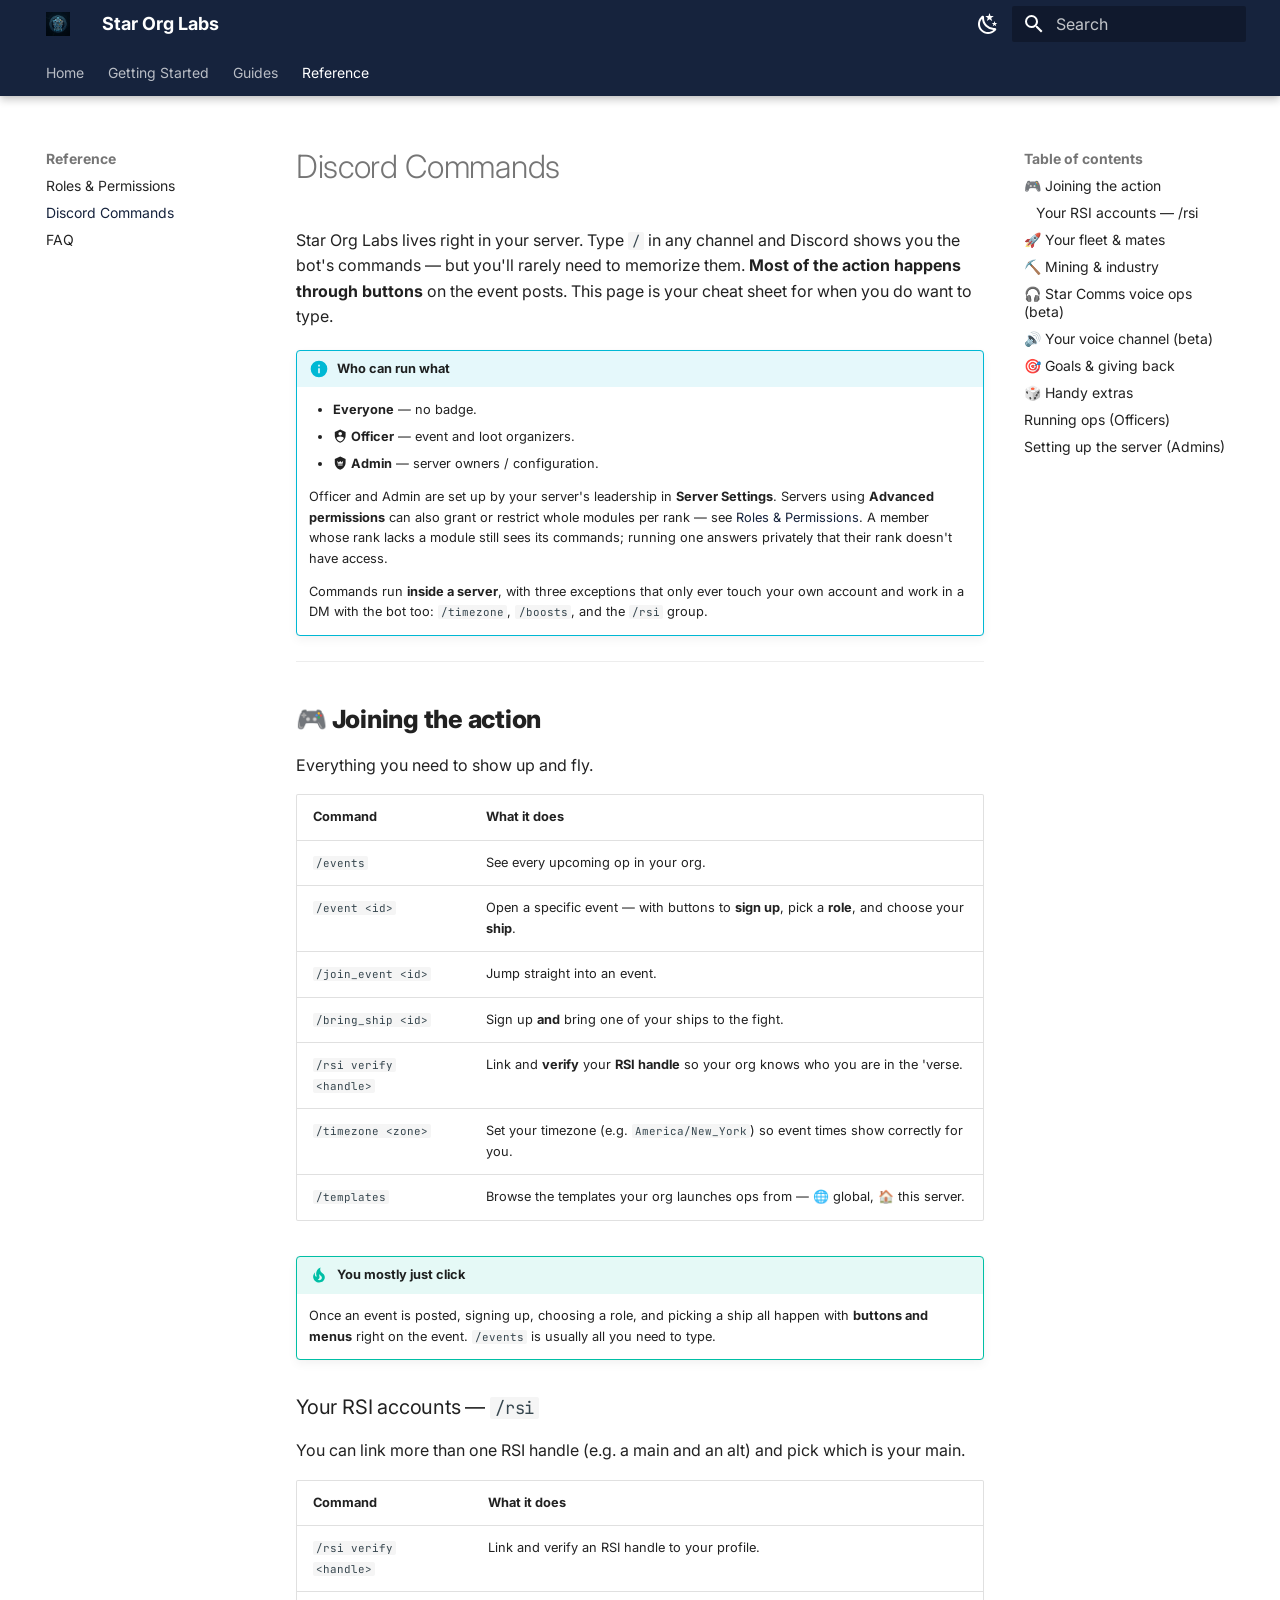
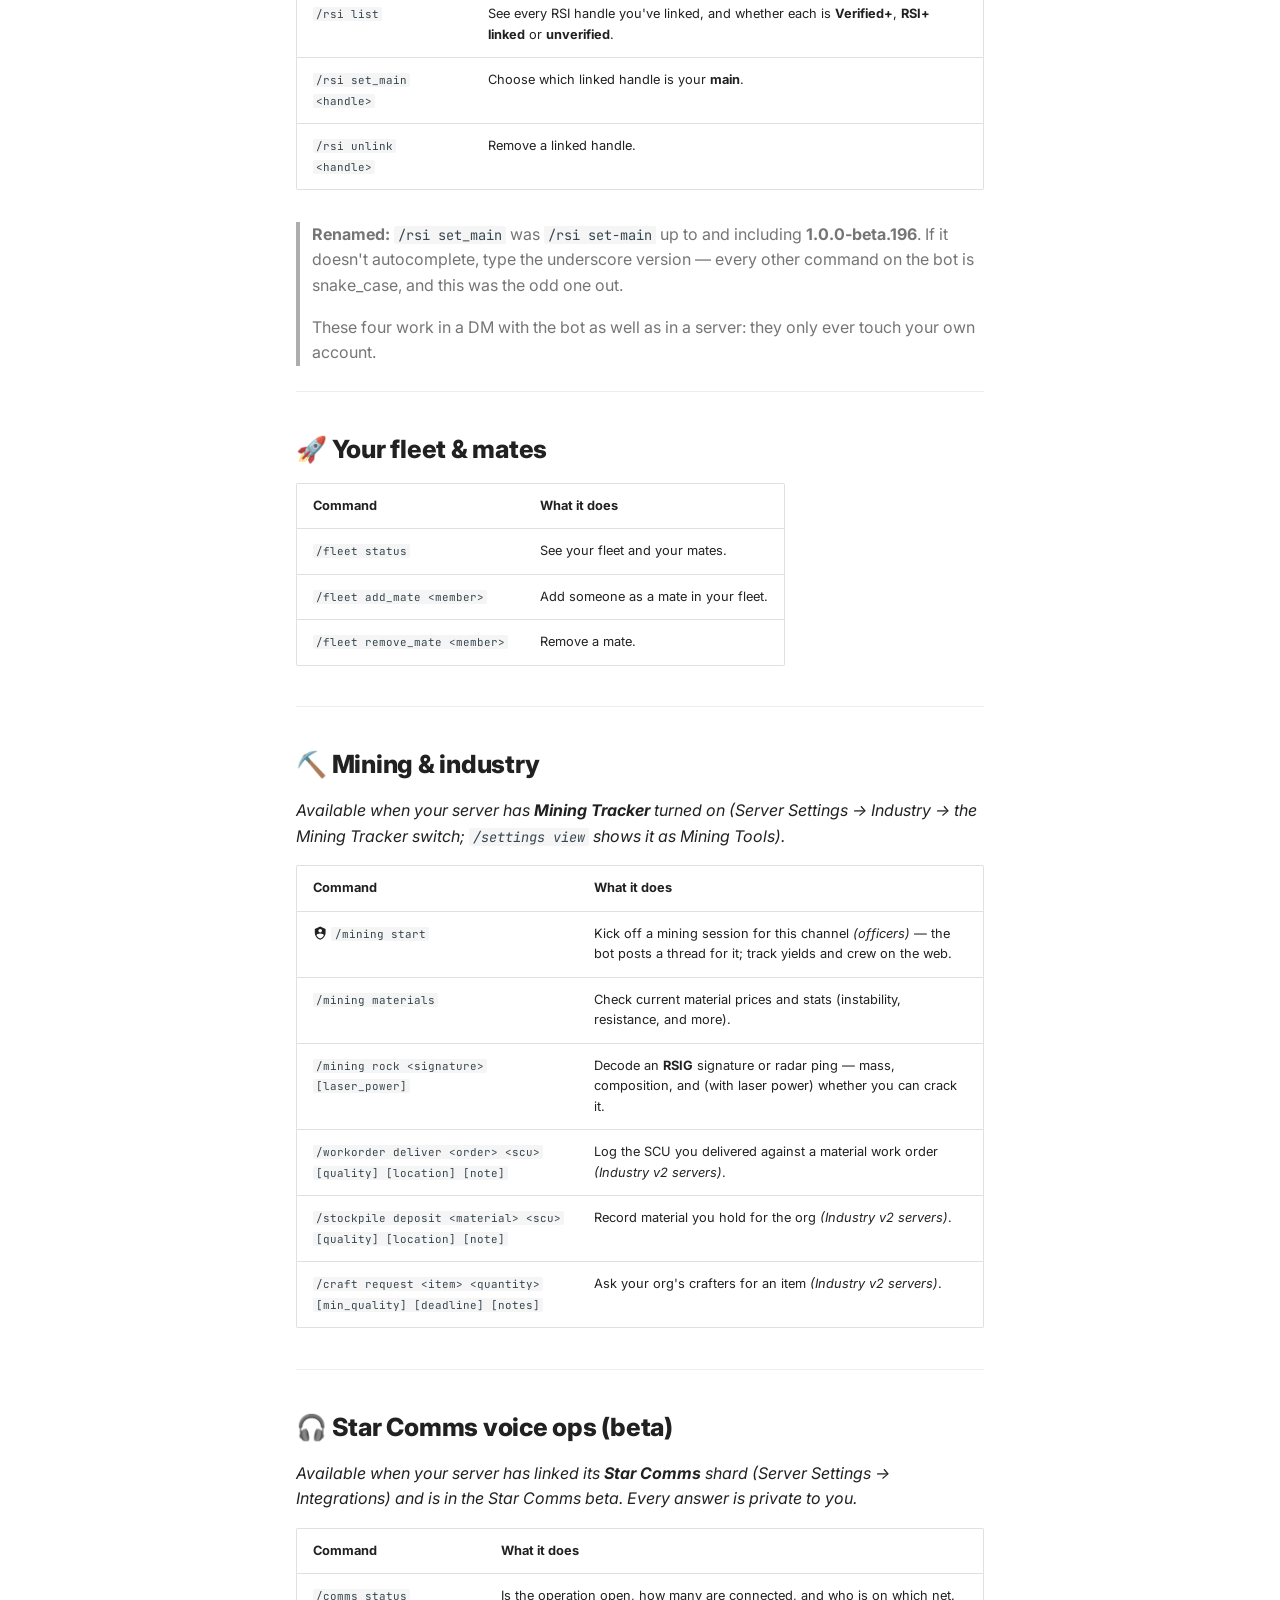
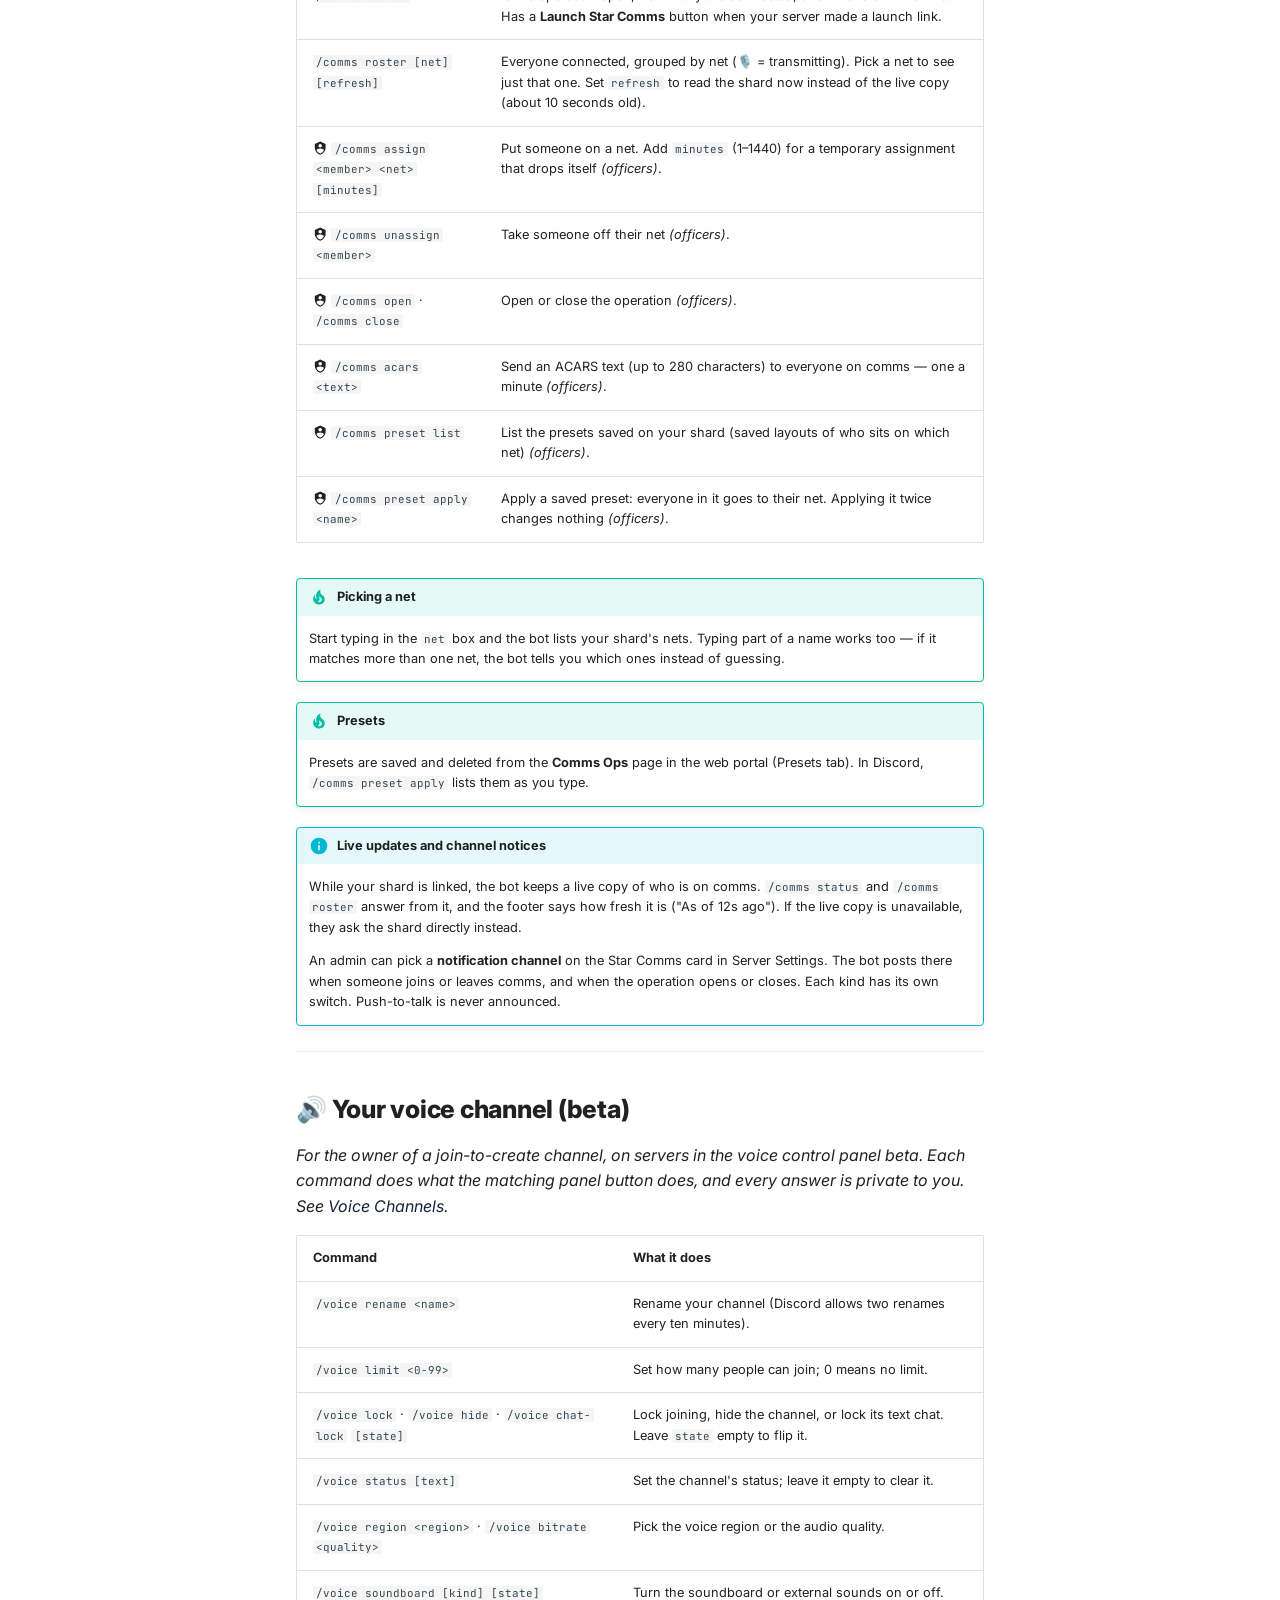
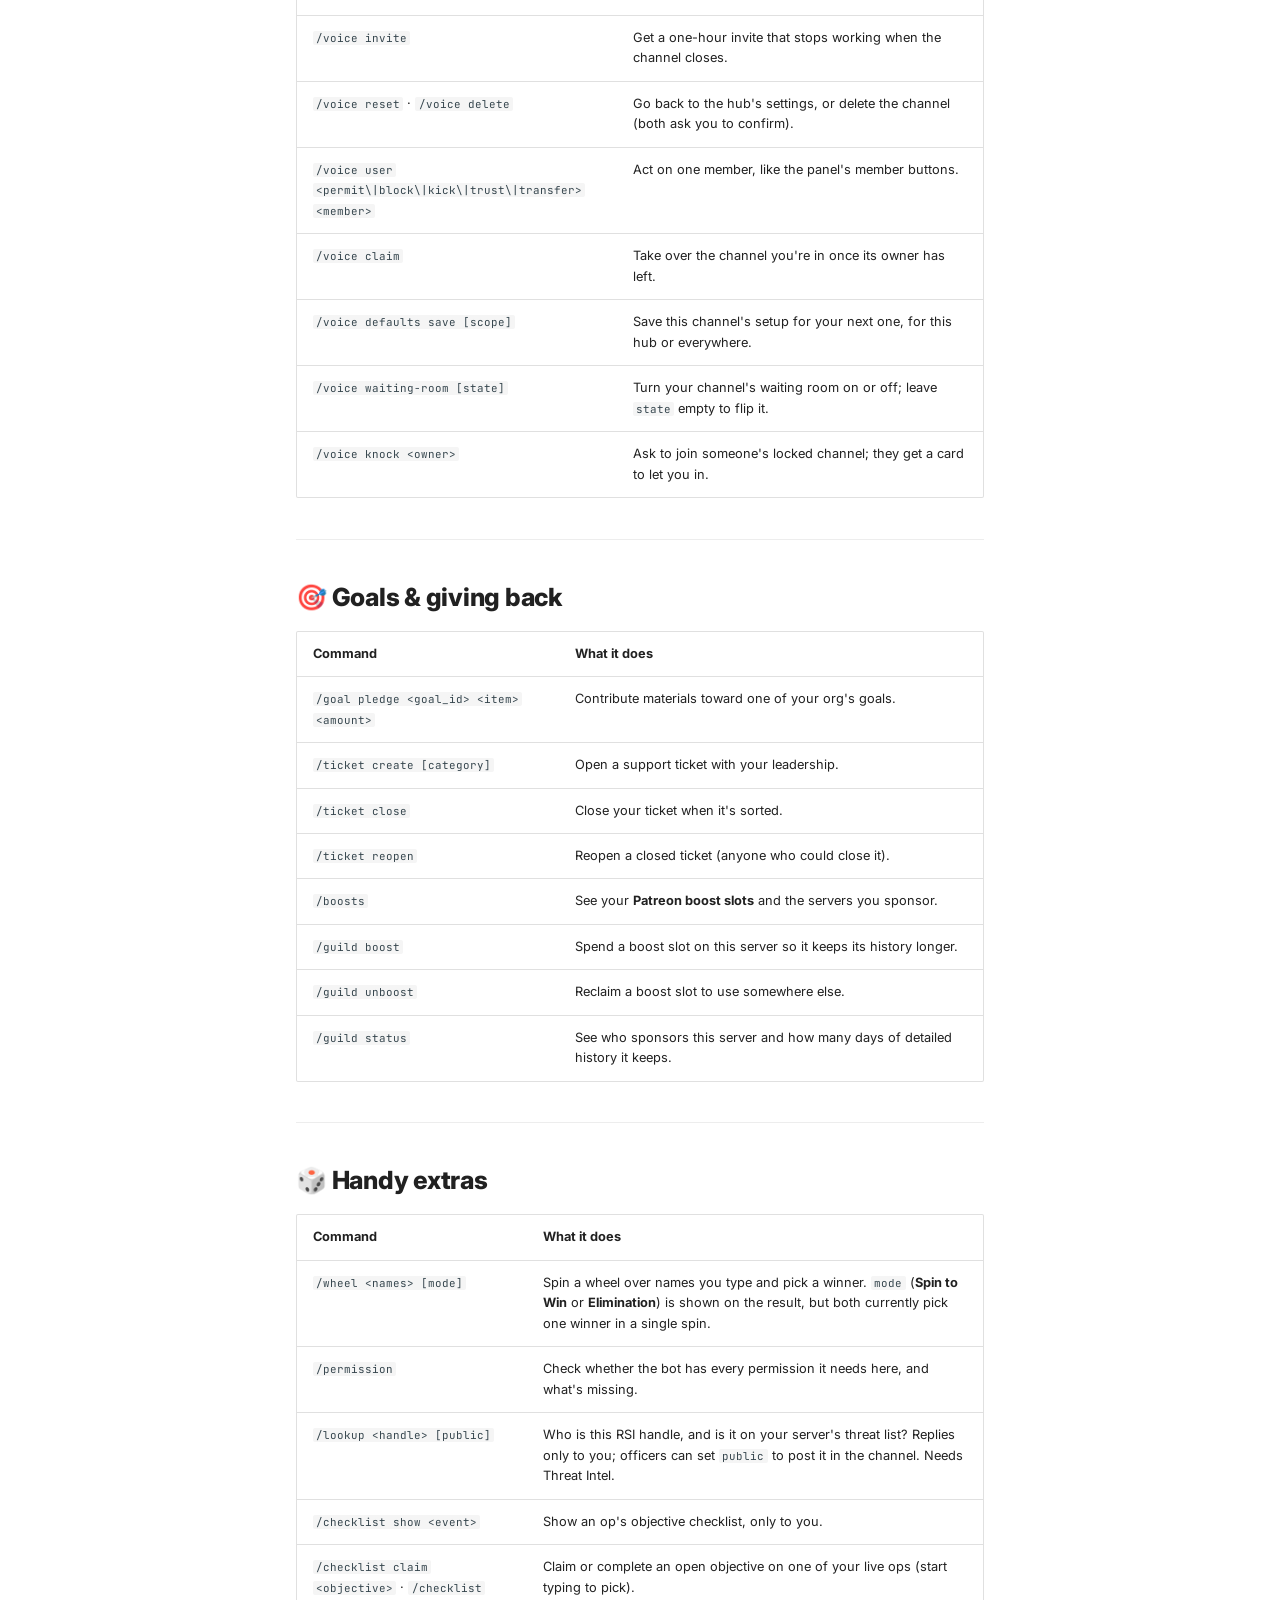
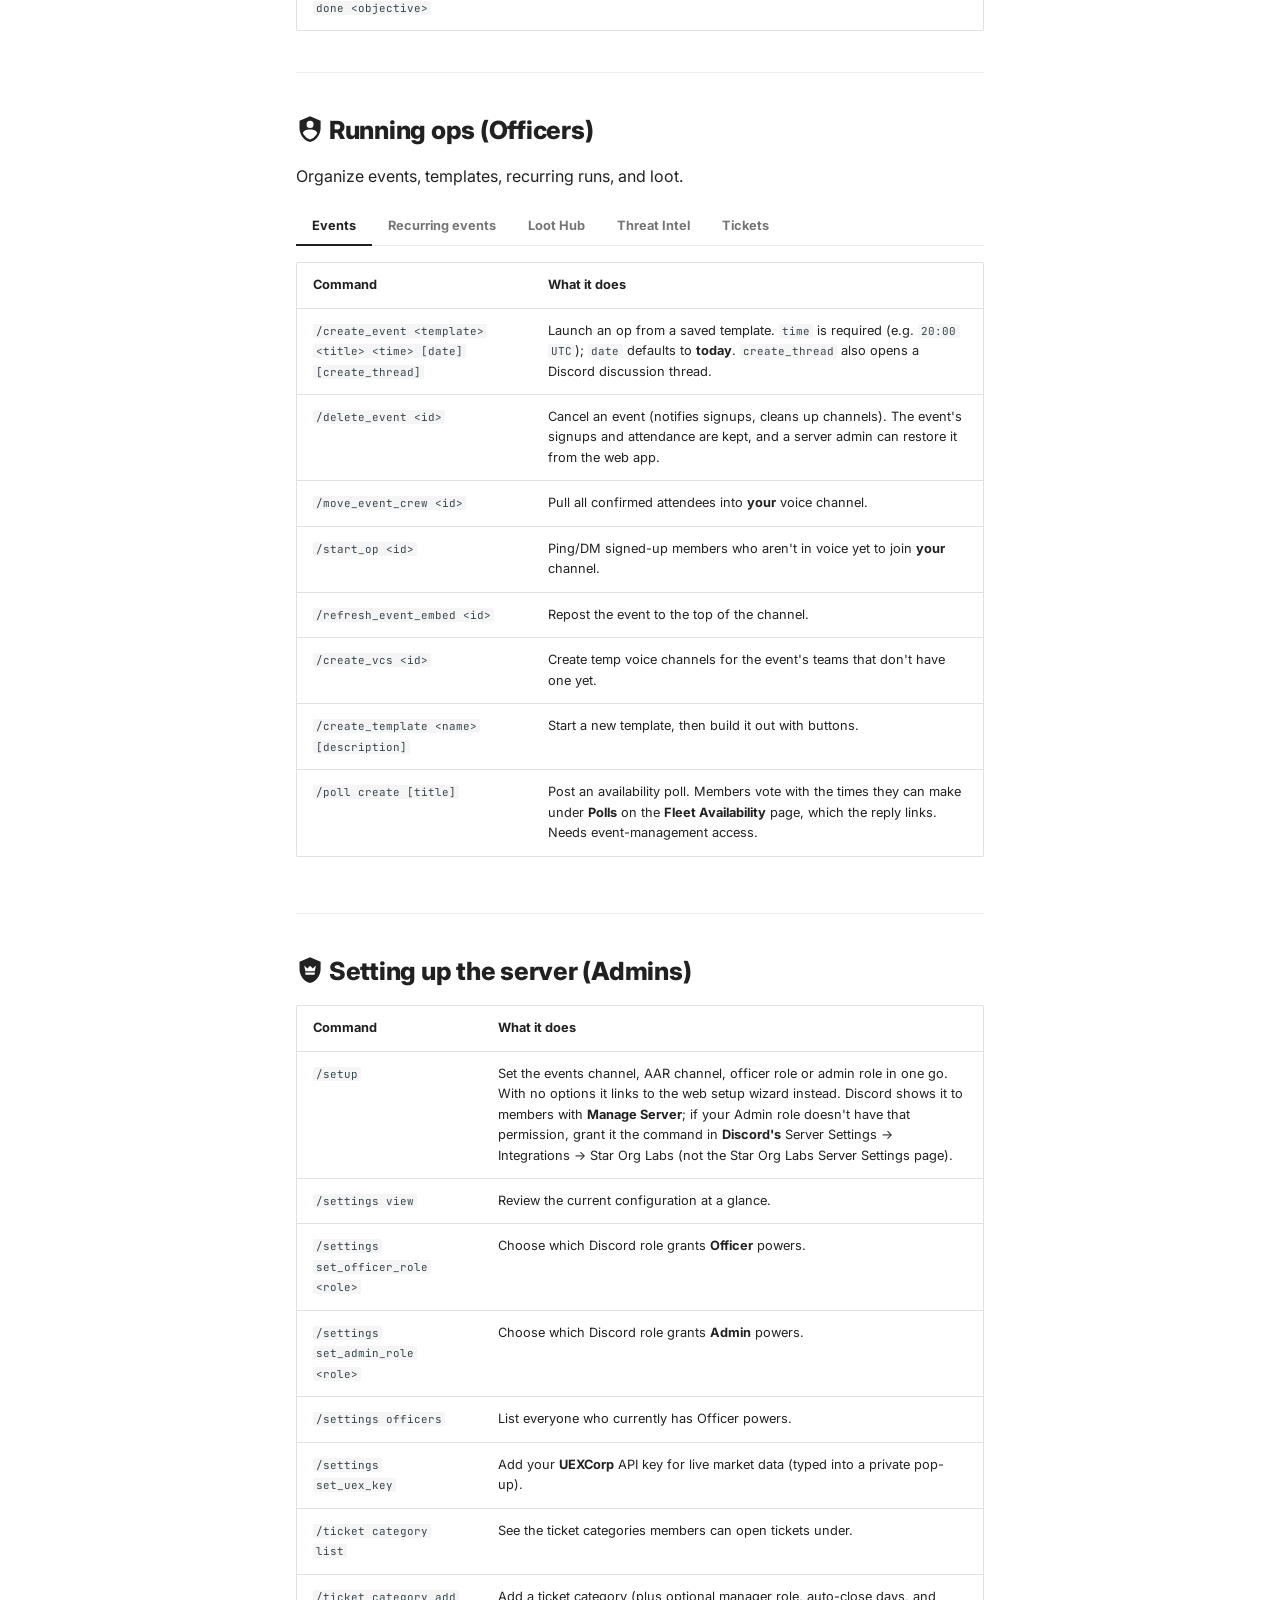
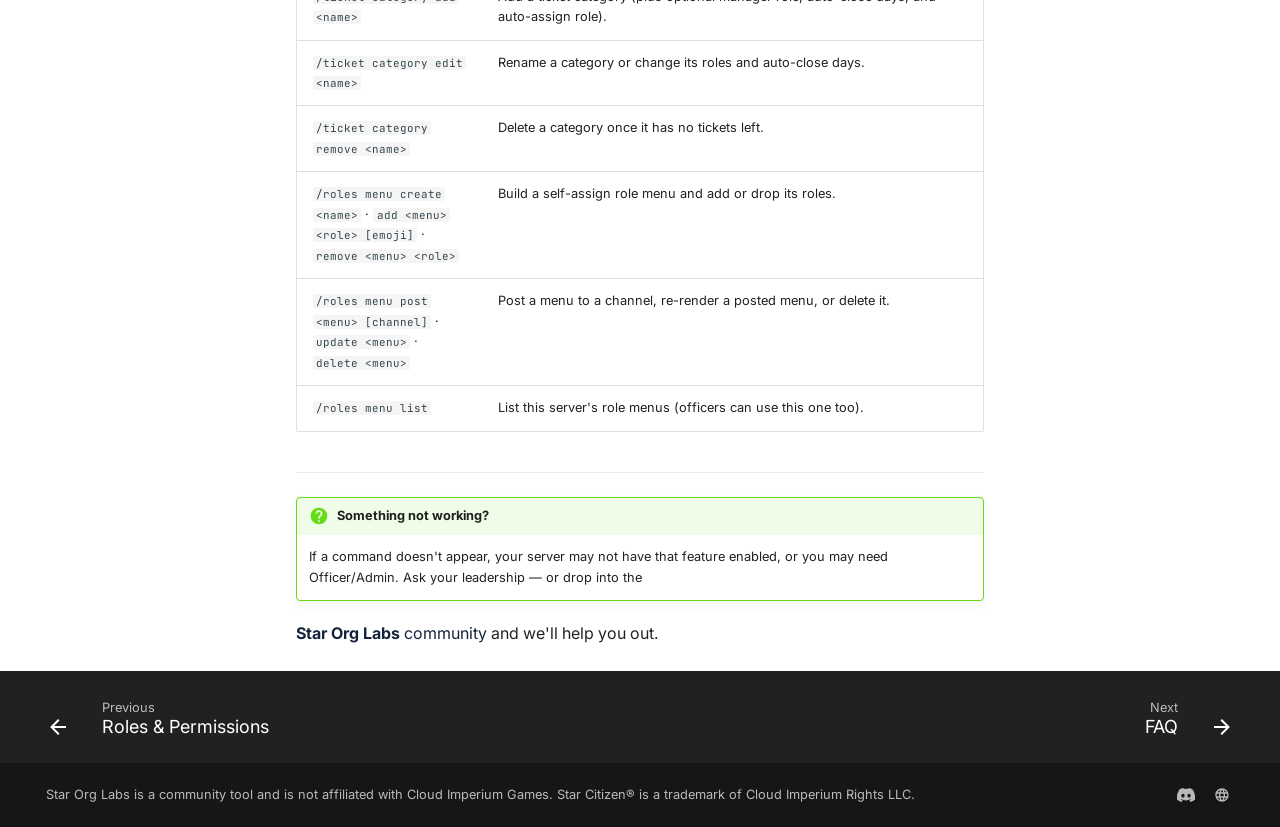
<file: commands/index.html>
<!doctype html>
<html lang="en" class="no-js">
  <head>
    
      <meta charset="utf-8">
      <meta name="viewport" content="width=device-width,initial-scale=1">
      
        <meta name="description" content="Star Citizen org management — from Discord to a full web command center. Events, fleet, loot, mining, recruitment, and org ops in one place.">
      
      
        <meta name="author" content="Star Org Labs">
      
      
        <link rel="canonical" href="https://wiki.starorg.tools/commands/">
      
      
        <link rel="prev" href="../permissions/">
      
      
        <link rel="next" href="../faq/">
      
      
        
      
      
      <link rel="icon" href="../assets/logo.png">
      <meta name="generator" content="mkdocs-1.6.1, mkdocs-material-9.8.0">
    
    
      
        <title>Discord Commands - Star Org Labs</title>
      
    
    
      <link rel="stylesheet" href="../assets/stylesheets/main.57a0d79d.min.css">
      
        
        <link rel="stylesheet" href="../assets/stylesheets/palette.fb2fffe2.min.css">
      
      


    
    
      
    
    
      
        
        
        <link rel="preconnect" href="https://fonts.gstatic.com" crossorigin>
        <link rel="stylesheet" href="https://fonts.googleapis.com/css?family=Inter:300,300i,400,400i,700,700i%7CJetBrains+Mono:400,400i,700,700i&display=fallback">
        <style>:root{--md-text-font:"Inter";--md-code-font:"JetBrains Mono"}</style>
      
    
    
      <link rel="stylesheet" href="../stylesheets/extra.css">
    
    <script>__md_scope=new URL("..",location),__md_hash=e=>[...e].reduce(((e,_)=>(e<<5)-e+_.charCodeAt(0)),0),__md_get=(e,_=localStorage,t=__md_scope)=>JSON.parse(_.getItem(t.pathname+"."+e)),__md_set=(e,_,t=localStorage,a=__md_scope)=>{try{t.setItem(a.pathname+"."+e,JSON.stringify(_))}catch(e){}}</script>
    
      

    
    
  </head>
  
  
    
    
      
    
    
    
    
    <body dir="ltr" data-md-color-scheme="slate" data-md-color-primary="custom" data-md-color-accent="custom">
  
    
    <input class="md-toggle" data-md-toggle="drawer" type="checkbox" id="__drawer" autocomplete="off">
    <input class="md-toggle" data-md-toggle="search" type="checkbox" id="__search" autocomplete="off">
    <label class="md-overlay" for="__drawer"></label>
    <div data-md-component="skip">
      
        
        <a href="#discord-commands" class="md-skip">
          Skip to content
        </a>
      
    </div>
    <div data-md-component="announce">
      
    </div>
    
    
      

  

<header class="md-header md-header--shadow md-header--lifted" data-md-component="header">
  <nav class="md-header__inner md-grid" aria-label="Header">
    <a href=".." title="Star Org Labs" class="md-header__button md-logo" aria-label="Star Org Labs" data-md-component="logo">
      
  <img src="../assets/logo.png" alt="logo">

    </a>
    <label class="md-header__button md-icon" for="__drawer">
      
      <svg xmlns="http://www.w3.org/2000/svg" viewBox="0 0 24 24"><path d="M3 6h18v2H3zm0 5h18v2H3zm0 5h18v2H3z"/></svg>
    </label>
    <div class="md-header__title" data-md-component="header-title">
      <div class="md-header__ellipsis">
        <div class="md-header__topic">
          <span class="md-ellipsis">
            Star Org Labs
          </span>
        </div>
        <div class="md-header__topic" data-md-component="header-topic">
          <span class="md-ellipsis">
            
              Discord Commands
            
          </span>
        </div>
      </div>
    </div>
    
      
        <form class="md-header__option" data-md-component="palette">
  
    
    
    
    <input class="md-option" data-md-color-media="(prefers-color-scheme: dark)" data-md-color-scheme="slate" data-md-color-primary="custom" data-md-color-accent="custom"  aria-label="Switch to light mode"  type="radio" name="__palette" id="__palette_0">
    
      <label class="md-header__button md-icon" title="Switch to light mode" for="__palette_1" hidden>
        <svg xmlns="http://www.w3.org/2000/svg" viewBox="0 0 24 24"><path d="M12 7a5 5 0 0 1 5 5 5 5 0 0 1-5 5 5 5 0 0 1-5-5 5 5 0 0 1 5-5m0 2a3 3 0 0 0-3 3 3 3 0 0 0 3 3 3 3 0 0 0 3-3 3 3 0 0 0-3-3m0-7 2.39 3.42C13.65 5.15 12.84 5 12 5s-1.65.15-2.39.42zM3.34 7l4.16-.35A7.2 7.2 0 0 0 5.94 8.5c-.44.74-.69 1.5-.83 2.29zm.02 10 1.76-3.77a7.131 7.131 0 0 0 2.38 4.14zM20.65 7l-1.77 3.79a7.02 7.02 0 0 0-2.38-4.15zm-.01 10-4.14.36c.59-.51 1.12-1.14 1.54-1.86.42-.73.69-1.5.83-2.29zM12 22l-2.41-3.44c.74.27 1.55.44 2.41.44.82 0 1.63-.17 2.37-.44z"/></svg>
      </label>
    
  
    
    
    
    <input class="md-option" data-md-color-media="(prefers-color-scheme: light)" data-md-color-scheme="default" data-md-color-primary="custom" data-md-color-accent="custom"  aria-label="Switch to dark mode"  type="radio" name="__palette" id="__palette_1">
    
      <label class="md-header__button md-icon" title="Switch to dark mode" for="__palette_0" hidden>
        <svg xmlns="http://www.w3.org/2000/svg" viewBox="0 0 24 24"><path d="m17.75 4.09-2.53 1.94.91 3.06-2.63-1.81-2.63 1.81.91-3.06-2.53-1.94L12.44 4l1.06-3 1.06 3zm3.5 6.91-1.64 1.25.59 1.98-1.7-1.17-1.7 1.17.59-1.98L15.75 11l2.06-.05L18.5 9l.69 1.95zm-2.28 4.95c.83-.08 1.72 1.1 1.19 1.85-.32.45-.66.87-1.08 1.27C15.17 23 8.84 23 4.94 19.07c-3.91-3.9-3.91-10.24 0-14.14.4-.4.82-.76 1.27-1.08.75-.53 1.93.36 1.85 1.19-.27 2.86.69 5.83 2.89 8.02a9.96 9.96 0 0 0 8.02 2.89m-1.64 2.02a12.08 12.08 0 0 1-7.8-3.47c-2.17-2.19-3.33-5-3.49-7.82-2.81 3.14-2.7 7.96.31 10.98 3.02 3.01 7.84 3.12 10.98.31"/></svg>
      </label>
    
  
</form>
      
    
    
      <script>var palette=__md_get("__palette");if(palette&&palette.color){if("(prefers-color-scheme)"===palette.color.media){var media=matchMedia("(prefers-color-scheme: light)"),input=document.querySelector(media.matches?"[data-md-color-media='(prefers-color-scheme: light)']":"[data-md-color-media='(prefers-color-scheme: dark)']");palette.color.media=input.getAttribute("data-md-color-media"),palette.color.scheme=input.getAttribute("data-md-color-scheme"),palette.color.primary=input.getAttribute("data-md-color-primary"),palette.color.accent=input.getAttribute("data-md-color-accent")}for(var[key,value]of Object.entries(palette.color))document.body.setAttribute("data-md-color-"+key,value)}</script>
    
    
    
      
      
        <label class="md-header__button md-icon" for="__search">
          
          <svg xmlns="http://www.w3.org/2000/svg" viewBox="0 0 24 24"><path d="M9.5 3A6.5 6.5 0 0 1 16 9.5c0 1.61-.59 3.09-1.56 4.23l.27.27h.79l5 5-1.5 1.5-5-5v-.79l-.27-.27A6.52 6.52 0 0 1 9.5 16 6.5 6.5 0 0 1 3 9.5 6.5 6.5 0 0 1 9.5 3m0 2C7 5 5 7 5 9.5S7 14 9.5 14 14 12 14 9.5 12 5 9.5 5"/></svg>
        </label>
        <div class="md-search" data-md-component="search" role="dialog">
  <label class="md-search__overlay" for="__search"></label>
  <div class="md-search__inner" role="search">
    <form class="md-search__form" name="search">
      <input type="text" class="md-search__input" name="query" aria-label="Search" placeholder="Search" autocapitalize="off" autocorrect="off" autocomplete="off" spellcheck="false" data-md-component="search-query" required>
      <label class="md-search__icon md-icon" for="__search">
        
        <svg xmlns="http://www.w3.org/2000/svg" viewBox="0 0 24 24"><path d="M9.5 3A6.5 6.5 0 0 1 16 9.5c0 1.61-.59 3.09-1.56 4.23l.27.27h.79l5 5-1.5 1.5-5-5v-.79l-.27-.27A6.52 6.52 0 0 1 9.5 16 6.5 6.5 0 0 1 3 9.5 6.5 6.5 0 0 1 9.5 3m0 2C7 5 5 7 5 9.5S7 14 9.5 14 14 12 14 9.5 12 5 9.5 5"/></svg>
        
        <svg xmlns="http://www.w3.org/2000/svg" viewBox="0 0 24 24"><path d="M20 11v2H8l5.5 5.5-1.42 1.42L4.16 12l7.92-7.92L13.5 5.5 8 11z"/></svg>
      </label>
      <nav class="md-search__options" aria-label="Search">
        
          <a href="javascript:void(0)" class="md-search__icon md-icon" title="Share" aria-label="Share" data-clipboard data-clipboard-text="" data-md-component="search-share" tabindex="-1">
            
            <svg xmlns="http://www.w3.org/2000/svg" viewBox="0 0 24 24"><path d="M18 16.08c-.76 0-1.44.3-1.96.77L8.91 12.7c.05-.23.09-.46.09-.7s-.04-.47-.09-.7l7.05-4.11c.54.5 1.25.81 2.04.81a3 3 0 0 0 3-3 3 3 0 0 0-3-3 3 3 0 0 0-3 3c0 .24.04.47.09.7L8.04 9.81C7.5 9.31 6.79 9 6 9a3 3 0 0 0-3 3 3 3 0 0 0 3 3c.79 0 1.5-.31 2.04-.81l7.12 4.15c-.05.21-.08.43-.08.66 0 1.61 1.31 2.91 2.92 2.91s2.92-1.3 2.92-2.91A2.92 2.92 0 0 0 18 16.08"/></svg>
          </a>
        
        <button type="reset" class="md-search__icon md-icon" title="Clear" aria-label="Clear" tabindex="-1">
          
          <svg xmlns="http://www.w3.org/2000/svg" viewBox="0 0 24 24"><path d="M19 6.41 17.59 5 12 10.59 6.41 5 5 6.41 10.59 12 5 17.59 6.41 19 12 13.41 17.59 19 19 17.59 13.41 12z"/></svg>
        </button>
      </nav>
      
        <div class="md-search__suggest" data-md-component="search-suggest"></div>
      
    </form>
    <div class="md-search__output">
      <div class="md-search__scrollwrap" tabindex="0" data-md-scrollfix>
        <div class="md-search-result" data-md-component="search-result">
          <div class="md-search-result__meta">
            Initializing search
          </div>
          <ol class="md-search-result__list" role="presentation"></ol>
        </div>
      </div>
    </div>
  </div>
</div>
      
    
    
  </nav>
  
    
      
<nav class="md-tabs" aria-label="Tabs" data-md-component="tabs">
  <div class="md-grid">
    <ul class="md-tabs__list">
      
        
  
  
  
  
    <li class="md-tabs__item">
      <a href=".." class="md-tabs__link">
        
  
  
    
  
  Home

      </a>
    </li>
  

      
        
  
  
  
  
    <li class="md-tabs__item">
      <a href="../getting-started/" class="md-tabs__link">
        
  
  
    
  
  Getting Started

      </a>
    </li>
  

      
        
  
  
  
  
    
    
      <li class="md-tabs__item">
        <a href="../guides/events/" class="md-tabs__link">
          
  
  
  Guides

        </a>
      </li>
    
  

      
        
  
  
  
    
  
  
    
    
      <li class="md-tabs__item md-tabs__item--active">
        <a href="../permissions/" class="md-tabs__link">
          
  
  
  Reference

        </a>
      </li>
    
  

      
    </ul>
  </div>
</nav>
    
  
</header>
    
    <div class="md-container" data-md-component="container">
      
      
        
      
      <main class="md-main" data-md-component="main">
        <div class="md-main__inner md-grid">
          
            
              
              <div class="md-sidebar md-sidebar--primary" data-md-component="sidebar" data-md-type="navigation" >
                <div class="md-sidebar__scrollwrap">
                  <div class="md-sidebar__inner">
                    


  


<nav class="md-nav md-nav--primary md-nav--lifted" aria-label="Navigation" data-md-level="0">
  <label class="md-nav__title" for="__drawer">
    <a href=".." title="Star Org Labs" class="md-nav__button md-logo" aria-label="Star Org Labs" data-md-component="logo">
      
  <img src="../assets/logo.png" alt="logo">

    </a>
    Star Org Labs
  </label>
  
  <ul class="md-nav__list" data-md-scrollfix>
    
      
      
  
  
  
  
    <li class="md-nav__item">
      <a href=".." class="md-nav__link">
        
  
  
  <span class="md-ellipsis">
    
  
    Home
  

    
  </span>
  
  

      </a>
    </li>
  

    
      
      
  
  
  
  
    <li class="md-nav__item">
      <a href="../getting-started/" class="md-nav__link">
        
  
  
  <span class="md-ellipsis">
    
  
    Getting Started
  

    
  </span>
  
  

      </a>
    </li>
  

    
      
      
  
  
  
  
    
    
    
    
      
      
        
      
    
    
    <li class="md-nav__item md-nav__item--nested">
      
        
        
        <input class="md-nav__toggle md-toggle " type="checkbox" id="__nav_3" >
        
          
          <label class="md-nav__link" for="__nav_3" id="__nav_3_label" tabindex="0">
            
  
  
  <span class="md-ellipsis">
    
  
    Guides
  

    
  </span>
  
  

            <span class="md-nav__icon md-icon"></span>
          </label>
        
        <nav class="md-nav" data-md-level="1" aria-labelledby="__nav_3_label" aria-expanded="false">
          <label class="md-nav__title" for="__nav_3">
            <span class="md-nav__icon md-icon"></span>
            
  
    Guides
  

          </label>
          <ul class="md-nav__list" data-md-scrollfix>
            
              
                
  
  
  
  
    <li class="md-nav__item">
      <a href="../guides/events/" class="md-nav__link">
        
  
  
  <span class="md-ellipsis">
    
  
    Events & Ops
  

    
  </span>
  
  

      </a>
    </li>
  

              
            
              
                
  
  
  
  
    <li class="md-nav__item">
      <a href="../guides/templates-and-recurring/" class="md-nav__link">
        
  
  
  <span class="md-ellipsis">
    
  
    Templates & Recurring Ops
  

    
  </span>
  
  

      </a>
    </li>
  

              
            
              
                
  
  
  
  
    <li class="md-nav__item">
      <a href="../guides/loot/" class="md-nav__link">
        
  
  
  <span class="md-ellipsis">
    
  
    Loot Hub
  

    
  </span>
  
  

      </a>
    </li>
  

              
            
              
                
  
  
  
  
    <li class="md-nav__item">
      <a href="../guides/fleet/" class="md-nav__link">
        
  
  
  <span class="md-ellipsis">
    
  
    Fleet & Hangar
  

    
  </span>
  
  

      </a>
    </li>
  

              
            
              
                
  
  
  
  
    <li class="md-nav__item">
      <a href="../guides/voice/" class="md-nav__link">
        
  
  
  <span class="md-ellipsis">
    
  
    Voice Channels
  

    
  </span>
  
  

      </a>
    </li>
  

              
            
              
                
  
  
  
  
    <li class="md-nav__item">
      <a href="../guides/comms-ops/" class="md-nav__link">
        
  
  
  <span class="md-ellipsis">
    
  
    Comms Ops Panel
  

    
  </span>
  
  

      </a>
    </li>
  

              
            
              
                
  
  
  
  
    <li class="md-nav__item">
      <a href="../guides/org-command/" class="md-nav__link">
        
  
  
  <span class="md-ellipsis">
    
  
    Org Command
  

    
  </span>
  
  

      </a>
    </li>
  

              
            
              
                
  
  
  
  
    <li class="md-nav__item">
      <a href="../guides/industrial/" class="md-nav__link">
        
  
  
  <span class="md-ellipsis">
    
  
    Industrial
  

    
  </span>
  
  

      </a>
    </li>
  

              
            
              
                
  
  
  
  
    <li class="md-nav__item">
      <a href="../guides/rsi-plus/" class="md-nav__link">
        
  
  
  <span class="md-ellipsis">
    
  
    RSI+ Browser Extension
  

    
  </span>
  
  

      </a>
    </li>
  

              
            
          </ul>
        </nav>
      
    </li>
  

    
      
      
  
  
    
  
  
  
    
    
    
    
      
        
        
      
      
        
      
    
    
    <li class="md-nav__item md-nav__item--active md-nav__item--section md-nav__item--nested">
      
        
        
        <input class="md-nav__toggle md-toggle " type="checkbox" id="__nav_4" checked>
        
          
          <label class="md-nav__link" for="__nav_4" id="__nav_4_label" tabindex="">
            
  
  
  <span class="md-ellipsis">
    
  
    Reference
  

    
  </span>
  
  

            <span class="md-nav__icon md-icon"></span>
          </label>
        
        <nav class="md-nav" data-md-level="1" aria-labelledby="__nav_4_label" aria-expanded="true">
          <label class="md-nav__title" for="__nav_4">
            <span class="md-nav__icon md-icon"></span>
            
  
    Reference
  

          </label>
          <ul class="md-nav__list" data-md-scrollfix>
            
              
                
  
  
  
  
    <li class="md-nav__item">
      <a href="../permissions/" class="md-nav__link">
        
  
  
  <span class="md-ellipsis">
    
  
    Roles & Permissions
  

    
  </span>
  
  

      </a>
    </li>
  

              
            
              
                
  
  
    
  
  
  
    <li class="md-nav__item md-nav__item--active">
      
      <input class="md-nav__toggle md-toggle" type="checkbox" id="__toc">
      
      
        
      
      
        <label class="md-nav__link md-nav__link--active" for="__toc">
          
  
  
  <span class="md-ellipsis">
    
  
    Discord Commands
  

    
  </span>
  
  

          <span class="md-nav__icon md-icon"></span>
        </label>
      
      <a href="./" class="md-nav__link md-nav__link--active">
        
  
  
  <span class="md-ellipsis">
    
  
    Discord Commands
  

    
  </span>
  
  

      </a>
      
        

<nav class="md-nav md-nav--secondary" aria-label="Table of contents">
  
  
  
    
  
  
    <label class="md-nav__title" for="__toc">
      <span class="md-nav__icon md-icon"></span>
      Table of contents
    </label>
    <ul class="md-nav__list" data-md-component="toc" data-md-scrollfix>
      
        <li class="md-nav__item">
  <a href="#joining-the-action" class="md-nav__link">
    <span class="md-ellipsis">
      
        🎮 Joining the action
      
    </span>
  </a>
  
    <nav class="md-nav" aria-label="🎮 Joining the action">
      <ul class="md-nav__list">
        
          <li class="md-nav__item">
  <a href="#your-rsi-accounts-rsi" class="md-nav__link">
    <span class="md-ellipsis">
      
        Your RSI accounts — /rsi
      
    </span>
  </a>
  
</li>
        
      </ul>
    </nav>
  
</li>
      
        <li class="md-nav__item">
  <a href="#your-fleet-mates" class="md-nav__link">
    <span class="md-ellipsis">
      
        🚀 Your fleet &amp; mates
      
    </span>
  </a>
  
</li>
      
        <li class="md-nav__item">
  <a href="#mining-industry" class="md-nav__link">
    <span class="md-ellipsis">
      
        ⛏️ Mining &amp; industry
      
    </span>
  </a>
  
</li>
      
        <li class="md-nav__item">
  <a href="#star-comms-voice-ops-beta" class="md-nav__link">
    <span class="md-ellipsis">
      
        🎧 Star Comms voice ops (beta)
      
    </span>
  </a>
  
</li>
      
        <li class="md-nav__item">
  <a href="#your-voice-channel-beta" class="md-nav__link">
    <span class="md-ellipsis">
      
        🔊 Your voice channel (beta)
      
    </span>
  </a>
  
</li>
      
        <li class="md-nav__item">
  <a href="#goals-giving-back" class="md-nav__link">
    <span class="md-ellipsis">
      
        🎯 Goals &amp; giving back
      
    </span>
  </a>
  
</li>
      
        <li class="md-nav__item">
  <a href="#handy-extras" class="md-nav__link">
    <span class="md-ellipsis">
      
        🎲 Handy extras
      
    </span>
  </a>
  
</li>
      
        <li class="md-nav__item">
  <a href="#running-ops-officers" class="md-nav__link">
    <span class="md-ellipsis">
      
        Running ops (Officers)
      
    </span>
  </a>
  
</li>
      
        <li class="md-nav__item">
  <a href="#setting-up-the-server-admins" class="md-nav__link">
    <span class="md-ellipsis">
      
        Setting up the server (Admins)
      
    </span>
  </a>
  
</li>
      
    </ul>
  
</nav>
      
    </li>
  

              
            
              
                
  
  
  
  
    <li class="md-nav__item">
      <a href="../faq/" class="md-nav__link">
        
  
  
  <span class="md-ellipsis">
    
  
    FAQ
  

    
  </span>
  
  

      </a>
    </li>
  

              
            
          </ul>
        </nav>
      
    </li>
  

    
  </ul>
</nav>
                  </div>
                </div>
              </div>
            
            
              
              <div class="md-sidebar md-sidebar--secondary" data-md-component="sidebar" data-md-type="toc" >
                <div class="md-sidebar__scrollwrap">
                  <div class="md-sidebar__inner">
                    

<nav class="md-nav md-nav--secondary" aria-label="Table of contents">
  
  
  
    
  
  
    <label class="md-nav__title" for="__toc">
      <span class="md-nav__icon md-icon"></span>
      Table of contents
    </label>
    <ul class="md-nav__list" data-md-component="toc" data-md-scrollfix>
      
        <li class="md-nav__item">
  <a href="#joining-the-action" class="md-nav__link">
    <span class="md-ellipsis">
      
        🎮 Joining the action
      
    </span>
  </a>
  
    <nav class="md-nav" aria-label="🎮 Joining the action">
      <ul class="md-nav__list">
        
          <li class="md-nav__item">
  <a href="#your-rsi-accounts-rsi" class="md-nav__link">
    <span class="md-ellipsis">
      
        Your RSI accounts — /rsi
      
    </span>
  </a>
  
</li>
        
      </ul>
    </nav>
  
</li>
      
        <li class="md-nav__item">
  <a href="#your-fleet-mates" class="md-nav__link">
    <span class="md-ellipsis">
      
        🚀 Your fleet &amp; mates
      
    </span>
  </a>
  
</li>
      
        <li class="md-nav__item">
  <a href="#mining-industry" class="md-nav__link">
    <span class="md-ellipsis">
      
        ⛏️ Mining &amp; industry
      
    </span>
  </a>
  
</li>
      
        <li class="md-nav__item">
  <a href="#star-comms-voice-ops-beta" class="md-nav__link">
    <span class="md-ellipsis">
      
        🎧 Star Comms voice ops (beta)
      
    </span>
  </a>
  
</li>
      
        <li class="md-nav__item">
  <a href="#your-voice-channel-beta" class="md-nav__link">
    <span class="md-ellipsis">
      
        🔊 Your voice channel (beta)
      
    </span>
  </a>
  
</li>
      
        <li class="md-nav__item">
  <a href="#goals-giving-back" class="md-nav__link">
    <span class="md-ellipsis">
      
        🎯 Goals &amp; giving back
      
    </span>
  </a>
  
</li>
      
        <li class="md-nav__item">
  <a href="#handy-extras" class="md-nav__link">
    <span class="md-ellipsis">
      
        🎲 Handy extras
      
    </span>
  </a>
  
</li>
      
        <li class="md-nav__item">
  <a href="#running-ops-officers" class="md-nav__link">
    <span class="md-ellipsis">
      
        Running ops (Officers)
      
    </span>
  </a>
  
</li>
      
        <li class="md-nav__item">
  <a href="#setting-up-the-server-admins" class="md-nav__link">
    <span class="md-ellipsis">
      
        Setting up the server (Admins)
      
    </span>
  </a>
  
</li>
      
    </ul>
  
</nav>
                  </div>
                </div>
              </div>
            
          
          
            <div class="md-content" data-md-component="content">
              
              <article class="md-content__inner md-typeset">
                
                  



<h1 id="discord-commands">Discord Commands<a class="headerlink" href="#discord-commands" title="Permanent link">&para;</a></h1>
<p>Star Org Labs lives right in your server. Type <code>/</code> in any channel and Discord shows you
the bot's commands — but you'll rarely need to memorize them. <strong>Most of the action happens
through buttons</strong> on the event posts. This page is your cheat sheet for when you do want to
type.</p>
<div class="admonition info">
<p class="admonition-title">Who can run what</p>
<ul>
<li><strong>Everyone</strong> — no badge.</li>
<li><span class="twemoji"><svg xmlns="http://www.w3.org/2000/svg" viewBox="0 0 24 24"><path d="M12 1 3 5v6c0 5.55 3.84 10.74 9 12 5.16-1.26 9-6.45 9-12V5zm0 4a3 3 0 0 1 3 3 3 3 0 0 1-3 3 3 3 0 0 1-3-3 3 3 0 0 1 3-3m5.13 12A9.7 9.7 0 0 1 12 20.92 9.7 9.7 0 0 1 6.87 17c-.34-.5-.63-1-.87-1.53 0-1.65 2.71-3 6-3s6 1.32 6 3c-.24.53-.53 1.03-.87 1.53"/></svg></span> <strong>Officer</strong> — event and loot organizers.</li>
<li><span class="twemoji"><svg xmlns="http://www.w3.org/2000/svg" viewBox="0 0 24 24"><path d="m12 1 9 4v6c0 5.55-3.84 10.74-9 12-5.16-1.26-9-6.45-9-12V5zm4 13H8v1.5c0 .27.19.46.47.5h6.96c.31 0 .52-.16.57-.41V14m1-6-2.67 2.67L12 8.34l-2.33 2.33L7 8l1 5h8z"/></svg></span> <strong>Admin</strong> — server owners / configuration.</li>
</ul>
<p>Officer and Admin are set up by your server's leadership in <strong>Server Settings</strong>. Servers
using <strong>Advanced permissions</strong> can also grant or restrict whole modules per rank — see
<a href="../permissions/">Roles &amp; Permissions</a>. A member whose rank lacks a module still sees its
commands; running one answers privately that their rank doesn't have access.</p>
<p>Commands run <strong>inside a server</strong>, with three exceptions that only ever touch your own
account and work in a DM with the bot too: <code>/timezone</code>, <code>/boosts</code>, and the <code>/rsi</code> group.</p>
</div>
<hr />
<h2 id="joining-the-action">🎮 Joining the action<a class="headerlink" href="#joining-the-action" title="Permanent link">&para;</a></h2>
<p>Everything you need to show up and fly.</p>
<table>
<thead>
<tr>
<th>Command</th>
<th>What it does</th>
</tr>
</thead>
<tbody>
<tr>
<td><code>/events</code></td>
<td>See every upcoming op in your org.</td>
</tr>
<tr>
<td><code>/event &lt;id&gt;</code></td>
<td>Open a specific event — with buttons to <strong>sign up</strong>, pick a <strong>role</strong>, and choose your <strong>ship</strong>.</td>
</tr>
<tr>
<td><code>/join_event &lt;id&gt;</code></td>
<td>Jump straight into an event.</td>
</tr>
<tr>
<td><code>/bring_ship &lt;id&gt;</code></td>
<td>Sign up <strong>and</strong> bring one of your ships to the fight.</td>
</tr>
<tr>
<td><code>/rsi verify &lt;handle&gt;</code></td>
<td>Link and <strong>verify</strong> your <strong>RSI handle</strong> so your org knows who you are in the 'verse.</td>
</tr>
<tr>
<td><code>/timezone &lt;zone&gt;</code></td>
<td>Set your timezone (e.g. <code>America/New_York</code>) so event times show correctly for you.</td>
</tr>
<tr>
<td><code>/templates</code></td>
<td>Browse the templates your org launches ops from — 🌐 global, 🏠 this server.</td>
</tr>
</tbody>
</table>
<div class="admonition tip">
<p class="admonition-title">You mostly just click</p>
<p>Once an event is posted, signing up, choosing a role, and picking a ship all happen with
<strong>buttons and menus</strong> right on the event. <code>/events</code> is usually all you need to type.</p>
</div>
<h3 id="your-rsi-accounts-rsi">Your RSI accounts — <code>/rsi</code><a class="headerlink" href="#your-rsi-accounts-rsi" title="Permanent link">&para;</a></h3>
<p>You can link more than one RSI handle (e.g. a main and an alt) and pick which is your main.</p>
<table>
<thead>
<tr>
<th>Command</th>
<th>What it does</th>
</tr>
</thead>
<tbody>
<tr>
<td><code>/rsi verify &lt;handle&gt;</code></td>
<td>Link and verify an RSI handle to your profile.</td>
</tr>
<tr>
<td><code>/rsi list</code></td>
<td>See every RSI handle you've linked, and whether each is <strong>Verified+</strong>, <strong>RSI+ linked</strong> or <strong>unverified</strong>.</td>
</tr>
<tr>
<td><code>/rsi set_main &lt;handle&gt;</code></td>
<td>Choose which linked handle is your <strong>main</strong>.</td>
</tr>
<tr>
<td><code>/rsi unlink &lt;handle&gt;</code></td>
<td>Remove a linked handle.</td>
</tr>
</tbody>
</table>
<blockquote>
<p><strong>Renamed:</strong> <code>/rsi set_main</code> was <code>/rsi set-main</code> up to and including
<strong>1.0.0-beta.196</strong>. If it doesn't autocomplete, type the underscore version — every
other command on the bot is snake_case, and this was the odd one out.</p>
<p>These four work in a DM with the bot as well as in a server: they only ever touch your
own account.</p>
</blockquote>
<hr />
<h2 id="your-fleet-mates">🚀 Your fleet &amp; mates<a class="headerlink" href="#your-fleet-mates" title="Permanent link">&para;</a></h2>
<table>
<thead>
<tr>
<th>Command</th>
<th>What it does</th>
</tr>
</thead>
<tbody>
<tr>
<td><code>/fleet status</code></td>
<td>See your fleet and your mates.</td>
</tr>
<tr>
<td><code>/fleet add_mate &lt;member&gt;</code></td>
<td>Add someone as a mate in your fleet.</td>
</tr>
<tr>
<td><code>/fleet remove_mate &lt;member&gt;</code></td>
<td>Remove a mate.</td>
</tr>
</tbody>
</table>
<hr />
<h2 id="mining-industry">⛏️ Mining &amp; industry<a class="headerlink" href="#mining-industry" title="Permanent link">&para;</a></h2>
<p><em>Available when your server has <strong>Mining Tracker</strong> turned on (Server Settings → Industry → the Mining Tracker switch; <code>/settings view</code> shows it as Mining Tools).</em></p>
<table>
<thead>
<tr>
<th>Command</th>
<th>What it does</th>
</tr>
</thead>
<tbody>
<tr>
<td><span class="twemoji"><svg xmlns="http://www.w3.org/2000/svg" viewBox="0 0 24 24"><path d="M12 1 3 5v6c0 5.55 3.84 10.74 9 12 5.16-1.26 9-6.45 9-12V5zm0 4a3 3 0 0 1 3 3 3 3 0 0 1-3 3 3 3 0 0 1-3-3 3 3 0 0 1 3-3m5.13 12A9.7 9.7 0 0 1 12 20.92 9.7 9.7 0 0 1 6.87 17c-.34-.5-.63-1-.87-1.53 0-1.65 2.71-3 6-3s6 1.32 6 3c-.24.53-.53 1.03-.87 1.53"/></svg></span> <code>/mining start</code></td>
<td>Kick off a mining session for this channel <em>(officers)</em> — the bot posts a thread for it; track yields and crew on the web.</td>
</tr>
<tr>
<td><code>/mining materials</code></td>
<td>Check current material prices and stats (instability, resistance, and more).</td>
</tr>
<tr>
<td><code>/mining rock &lt;signature&gt; [laser_power]</code></td>
<td>Decode an <strong>RSIG</strong> signature or radar ping — mass, composition, and (with laser power) whether you can crack it.</td>
</tr>
<tr>
<td><code>/workorder deliver &lt;order&gt; &lt;scu&gt; [quality] [location] [note]</code></td>
<td>Log the SCU you delivered against a material work order <em>(Industry v2 servers)</em>.</td>
</tr>
<tr>
<td><code>/stockpile deposit &lt;material&gt; &lt;scu&gt; [quality] [location] [note]</code></td>
<td>Record material you hold for the org <em>(Industry v2 servers)</em>.</td>
</tr>
<tr>
<td><code>/craft request &lt;item&gt; &lt;quantity&gt; [min_quality] [deadline] [notes]</code></td>
<td>Ask your org's crafters for an item <em>(Industry v2 servers)</em>.</td>
</tr>
</tbody>
</table>
<hr />
<h2 id="star-comms-voice-ops-beta">🎧 Star Comms voice ops (beta)<a class="headerlink" href="#star-comms-voice-ops-beta" title="Permanent link">&para;</a></h2>
<p><em>Available when your server has linked its <strong>Star Comms</strong> shard (Server Settings → Integrations) and
is in the Star Comms beta. Every answer is private to you.</em></p>
<table>
<thead>
<tr>
<th>Command</th>
<th>What it does</th>
</tr>
</thead>
<tbody>
<tr>
<td><code>/comms status</code></td>
<td>Is the operation open, how many are connected, and who is on which net. Has a <strong>Launch Star Comms</strong> button when your server made a launch link.</td>
</tr>
<tr>
<td><code>/comms roster [net] [refresh]</code></td>
<td>Everyone connected, grouped by net (🎙️ = transmitting). Pick a net to see just that one. Set <code>refresh</code> to read the shard now instead of the live copy (about 10 seconds old).</td>
</tr>
<tr>
<td><span class="twemoji"><svg xmlns="http://www.w3.org/2000/svg" viewBox="0 0 24 24"><path d="M12 1 3 5v6c0 5.55 3.84 10.74 9 12 5.16-1.26 9-6.45 9-12V5zm0 4a3 3 0 0 1 3 3 3 3 0 0 1-3 3 3 3 0 0 1-3-3 3 3 0 0 1 3-3m5.13 12A9.7 9.7 0 0 1 12 20.92 9.7 9.7 0 0 1 6.87 17c-.34-.5-.63-1-.87-1.53 0-1.65 2.71-3 6-3s6 1.32 6 3c-.24.53-.53 1.03-.87 1.53"/></svg></span> <code>/comms assign &lt;member&gt; &lt;net&gt; [minutes]</code></td>
<td>Put someone on a net. Add <code>minutes</code> (1–1440) for a temporary assignment that drops itself <em>(officers)</em>.</td>
</tr>
<tr>
<td><span class="twemoji"><svg xmlns="http://www.w3.org/2000/svg" viewBox="0 0 24 24"><path d="M12 1 3 5v6c0 5.55 3.84 10.74 9 12 5.16-1.26 9-6.45 9-12V5zm0 4a3 3 0 0 1 3 3 3 3 0 0 1-3 3 3 3 0 0 1-3-3 3 3 0 0 1 3-3m5.13 12A9.7 9.7 0 0 1 12 20.92 9.7 9.7 0 0 1 6.87 17c-.34-.5-.63-1-.87-1.53 0-1.65 2.71-3 6-3s6 1.32 6 3c-.24.53-.53 1.03-.87 1.53"/></svg></span> <code>/comms unassign &lt;member&gt;</code></td>
<td>Take someone off their net <em>(officers)</em>.</td>
</tr>
<tr>
<td><span class="twemoji"><svg xmlns="http://www.w3.org/2000/svg" viewBox="0 0 24 24"><path d="M12 1 3 5v6c0 5.55 3.84 10.74 9 12 5.16-1.26 9-6.45 9-12V5zm0 4a3 3 0 0 1 3 3 3 3 0 0 1-3 3 3 3 0 0 1-3-3 3 3 0 0 1 3-3m5.13 12A9.7 9.7 0 0 1 12 20.92 9.7 9.7 0 0 1 6.87 17c-.34-.5-.63-1-.87-1.53 0-1.65 2.71-3 6-3s6 1.32 6 3c-.24.53-.53 1.03-.87 1.53"/></svg></span> <code>/comms open</code> · <code>/comms close</code></td>
<td>Open or close the operation <em>(officers)</em>.</td>
</tr>
<tr>
<td><span class="twemoji"><svg xmlns="http://www.w3.org/2000/svg" viewBox="0 0 24 24"><path d="M12 1 3 5v6c0 5.55 3.84 10.74 9 12 5.16-1.26 9-6.45 9-12V5zm0 4a3 3 0 0 1 3 3 3 3 0 0 1-3 3 3 3 0 0 1-3-3 3 3 0 0 1 3-3m5.13 12A9.7 9.7 0 0 1 12 20.92 9.7 9.7 0 0 1 6.87 17c-.34-.5-.63-1-.87-1.53 0-1.65 2.71-3 6-3s6 1.32 6 3c-.24.53-.53 1.03-.87 1.53"/></svg></span> <code>/comms acars &lt;text&gt;</code></td>
<td>Send an ACARS text (up to 280 characters) to everyone on comms — one a minute <em>(officers)</em>.</td>
</tr>
<tr>
<td><span class="twemoji"><svg xmlns="http://www.w3.org/2000/svg" viewBox="0 0 24 24"><path d="M12 1 3 5v6c0 5.55 3.84 10.74 9 12 5.16-1.26 9-6.45 9-12V5zm0 4a3 3 0 0 1 3 3 3 3 0 0 1-3 3 3 3 0 0 1-3-3 3 3 0 0 1 3-3m5.13 12A9.7 9.7 0 0 1 12 20.92 9.7 9.7 0 0 1 6.87 17c-.34-.5-.63-1-.87-1.53 0-1.65 2.71-3 6-3s6 1.32 6 3c-.24.53-.53 1.03-.87 1.53"/></svg></span> <code>/comms preset list</code></td>
<td>List the presets saved on your shard (saved layouts of who sits on which net) <em>(officers)</em>.</td>
</tr>
<tr>
<td><span class="twemoji"><svg xmlns="http://www.w3.org/2000/svg" viewBox="0 0 24 24"><path d="M12 1 3 5v6c0 5.55 3.84 10.74 9 12 5.16-1.26 9-6.45 9-12V5zm0 4a3 3 0 0 1 3 3 3 3 0 0 1-3 3 3 3 0 0 1-3-3 3 3 0 0 1 3-3m5.13 12A9.7 9.7 0 0 1 12 20.92 9.7 9.7 0 0 1 6.87 17c-.34-.5-.63-1-.87-1.53 0-1.65 2.71-3 6-3s6 1.32 6 3c-.24.53-.53 1.03-.87 1.53"/></svg></span> <code>/comms preset apply &lt;name&gt;</code></td>
<td>Apply a saved preset: everyone in it goes to their net. Applying it twice changes nothing <em>(officers)</em>.</td>
</tr>
</tbody>
</table>
<div class="admonition tip">
<p class="admonition-title">Picking a net</p>
<p>Start typing in the <code>net</code> box and the bot lists your shard's nets. Typing part of a name works
too — if it matches more than one net, the bot tells you which ones instead of guessing.</p>
</div>
<div class="admonition tip">
<p class="admonition-title">Presets</p>
<p>Presets are saved and deleted from the <strong>Comms Ops</strong> page in the web portal (Presets tab). In
Discord, <code>/comms preset apply</code> lists them as you type.</p>
</div>
<div class="admonition info">
<p class="admonition-title">Live updates and channel notices</p>
<p>While your shard is linked, the bot keeps a live copy of who is on comms. <code>/comms status</code> and
<code>/comms roster</code> answer from it, and the footer says how fresh it is ("As of 12s ago"). If the
live copy is unavailable, they ask the shard directly instead.</p>
<p>An admin can pick a <strong>notification channel</strong> on the Star Comms card in Server Settings. The bot
posts there when someone joins or leaves comms, and when the operation opens or closes. Each
kind has its own switch. Push-to-talk is never announced.</p>
</div>
<hr />
<h2 id="your-voice-channel-beta">🔊 Your voice channel (beta)<a class="headerlink" href="#your-voice-channel-beta" title="Permanent link">&para;</a></h2>
<p><em>For the owner of a join-to-create channel, on servers in the voice control panel beta. Each
command does what the matching panel button does, and every answer is private to you. See
<a href="../guides/voice/">Voice Channels</a>.</em></p>
<table>
<thead>
<tr>
<th>Command</th>
<th>What it does</th>
</tr>
</thead>
<tbody>
<tr>
<td><code>/voice rename &lt;name&gt;</code></td>
<td>Rename your channel (Discord allows two renames every ten minutes).</td>
</tr>
<tr>
<td><code>/voice limit &lt;0-99&gt;</code></td>
<td>Set how many people can join; 0 means no limit.</td>
</tr>
<tr>
<td><code>/voice lock</code> · <code>/voice hide</code> · <code>/voice chat-lock</code> <code>[state]</code></td>
<td>Lock joining, hide the channel, or lock its text chat. Leave <code>state</code> empty to flip it.</td>
</tr>
<tr>
<td><code>/voice status [text]</code></td>
<td>Set the channel's status; leave it empty to clear it.</td>
</tr>
<tr>
<td><code>/voice region &lt;region&gt;</code> · <code>/voice bitrate &lt;quality&gt;</code></td>
<td>Pick the voice region or the audio quality.</td>
</tr>
<tr>
<td><code>/voice soundboard [kind] [state]</code></td>
<td>Turn the soundboard or external sounds on or off.</td>
</tr>
<tr>
<td><code>/voice invite</code></td>
<td>Get a one-hour invite that stops working when the channel closes.</td>
</tr>
<tr>
<td><code>/voice reset</code> · <code>/voice delete</code></td>
<td>Go back to the hub's settings, or delete the channel (both ask you to confirm).</td>
</tr>
<tr>
<td><code>/voice user &lt;permit\|block\|kick\|trust\|transfer&gt; &lt;member&gt;</code></td>
<td>Act on one member, like the panel's member buttons.</td>
</tr>
<tr>
<td><code>/voice claim</code></td>
<td>Take over the channel you're in once its owner has left.</td>
</tr>
<tr>
<td><code>/voice defaults save [scope]</code></td>
<td>Save this channel's setup for your next one, for this hub or everywhere.</td>
</tr>
<tr>
<td><code>/voice waiting-room [state]</code></td>
<td>Turn your channel's waiting room on or off; leave <code>state</code> empty to flip it.</td>
</tr>
<tr>
<td><code>/voice knock &lt;owner&gt;</code></td>
<td>Ask to join someone's locked channel; they get a card to let you in.</td>
</tr>
</tbody>
</table>
<hr />
<h2 id="goals-giving-back">🎯 Goals &amp; giving back<a class="headerlink" href="#goals-giving-back" title="Permanent link">&para;</a></h2>
<table>
<thead>
<tr>
<th>Command</th>
<th>What it does</th>
</tr>
</thead>
<tbody>
<tr>
<td><code>/goal pledge &lt;goal_id&gt; &lt;item&gt; &lt;amount&gt;</code></td>
<td>Contribute materials toward one of your org's goals.</td>
</tr>
<tr>
<td><code>/ticket create [category]</code></td>
<td>Open a support ticket with your leadership.</td>
</tr>
<tr>
<td><code>/ticket close</code></td>
<td>Close your ticket when it's sorted.</td>
</tr>
<tr>
<td><code>/ticket reopen</code></td>
<td>Reopen a closed ticket (anyone who could close it).</td>
</tr>
<tr>
<td><code>/boosts</code></td>
<td>See your <strong>Patreon boost slots</strong> and the servers you sponsor.</td>
</tr>
<tr>
<td><code>/guild boost</code></td>
<td>Spend a boost slot on this server so it keeps its history longer.</td>
</tr>
<tr>
<td><code>/guild unboost</code></td>
<td>Reclaim a boost slot to use somewhere else.</td>
</tr>
<tr>
<td><code>/guild status</code></td>
<td>See who sponsors this server and how many days of detailed history it keeps.</td>
</tr>
</tbody>
</table>
<hr />
<h2 id="handy-extras">🎲 Handy extras<a class="headerlink" href="#handy-extras" title="Permanent link">&para;</a></h2>
<table>
<thead>
<tr>
<th>Command</th>
<th>What it does</th>
</tr>
</thead>
<tbody>
<tr>
<td><code>/wheel &lt;names&gt; [mode]</code></td>
<td>Spin a wheel over names you type and pick a winner. <code>mode</code> (<strong>Spin to Win</strong> or <strong>Elimination</strong>) is shown on the result, but both currently pick one winner in a single spin.</td>
</tr>
<tr>
<td><code>/permission</code></td>
<td>Check whether the bot has every permission it needs here, and what's missing.</td>
</tr>
<tr>
<td><code>/lookup &lt;handle&gt; [public]</code></td>
<td>Who is this RSI handle, and is it on your server's threat list? Replies only to you; officers can set <code>public</code> to post it in the channel. Needs Threat Intel.</td>
</tr>
<tr>
<td><code>/checklist show &lt;event&gt;</code></td>
<td>Show an op's objective checklist, only to you.</td>
</tr>
<tr>
<td><code>/checklist claim &lt;objective&gt;</code> · <code>/checklist done &lt;objective&gt;</code></td>
<td>Claim or complete an open objective on one of your live ops (start typing to pick).</td>
</tr>
</tbody>
</table>
<hr />
<h2 id="running-ops-officers"><span class="twemoji"><svg xmlns="http://www.w3.org/2000/svg" viewBox="0 0 24 24"><path d="M12 1 3 5v6c0 5.55 3.84 10.74 9 12 5.16-1.26 9-6.45 9-12V5zm0 4a3 3 0 0 1 3 3 3 3 0 0 1-3 3 3 3 0 0 1-3-3 3 3 0 0 1 3-3m5.13 12A9.7 9.7 0 0 1 12 20.92 9.7 9.7 0 0 1 6.87 17c-.34-.5-.63-1-.87-1.53 0-1.65 2.71-3 6-3s6 1.32 6 3c-.24.53-.53 1.03-.87 1.53"/></svg></span> Running ops (Officers)<a class="headerlink" href="#running-ops-officers" title="Permanent link">&para;</a></h2>
<p>Organize events, templates, recurring runs, and loot.</p>
<div class="tabbed-set tabbed-alternate" data-tabs="1:5"><input checked="checked" id="__tabbed_1_1" name="__tabbed_1" type="radio" /><input id="__tabbed_1_2" name="__tabbed_1" type="radio" /><input id="__tabbed_1_3" name="__tabbed_1" type="radio" /><input id="__tabbed_1_4" name="__tabbed_1" type="radio" /><input id="__tabbed_1_5" name="__tabbed_1" type="radio" /><div class="tabbed-labels"><label for="__tabbed_1_1">Events</label><label for="__tabbed_1_2">Recurring events</label><label for="__tabbed_1_3">Loot Hub</label><label for="__tabbed_1_4">Threat Intel</label><label for="__tabbed_1_5">Tickets</label></div>
<div class="tabbed-content">
<div class="tabbed-block">
<table>
<thead>
<tr>
<th>Command</th>
<th>What it does</th>
</tr>
</thead>
<tbody>
<tr>
<td><code>/create_event &lt;template&gt; &lt;title&gt; &lt;time&gt; [date] [create_thread]</code></td>
<td>Launch an op from a saved template. <code>time</code> is required (e.g. <code>20:00 UTC</code>); <code>date</code> defaults to <strong>today</strong>. <code>create_thread</code> also opens a Discord discussion thread.</td>
</tr>
<tr>
<td><code>/delete_event &lt;id&gt;</code></td>
<td>Cancel an event (notifies signups, cleans up channels). The event's signups and attendance are kept, and a server admin can restore it from the web app.</td>
</tr>
<tr>
<td><code>/move_event_crew &lt;id&gt;</code></td>
<td>Pull all confirmed attendees into <strong>your</strong> voice channel.</td>
</tr>
<tr>
<td><code>/start_op &lt;id&gt;</code></td>
<td>Ping/DM signed-up members who aren't in voice yet to join <strong>your</strong> channel.</td>
</tr>
<tr>
<td><code>/refresh_event_embed &lt;id&gt;</code></td>
<td>Repost the event to the top of the channel.</td>
</tr>
<tr>
<td><code>/create_vcs &lt;id&gt;</code></td>
<td>Create temp voice channels for the event's teams that don't have one yet.</td>
</tr>
<tr>
<td><code>/create_template &lt;name&gt; [description]</code></td>
<td>Start a new template, then build it out with buttons.</td>
</tr>
<tr>
<td><code>/poll create [title]</code></td>
<td>Post an availability poll. Members vote with the times they can make under <strong>Polls</strong> on the <strong>Fleet Availability</strong> page, which the reply links. Needs event-management access.</td>
</tr>
</tbody>
</table>
</div>
<div class="tabbed-block">
<table>
<thead>
<tr>
<th>Command</th>
<th>What it does</th>
</tr>
</thead>
<tbody>
<tr>
<td><code>/recurring list</code></td>
<td>See your recurring schedules.</td>
</tr>
<tr>
<td><code>/recurring create &lt;name&gt; &lt;cron&gt; [days]</code></td>
<td>Auto-post an event on a schedule. <code>cron</code> is a cron line (minute hour day month weekday) in <strong>UTC</strong>, e.g. <code>0 20 * * 5</code> is Fridays 20:00 UTC. To schedule in your own timezone (and follow daylight saving), use <strong>Create Schedule</strong> on the web instead.</td>
</tr>
<tr>
<td><code>/recurring add_template &lt;id&gt; &lt;template&gt;</code></td>
<td>Attach a template to a schedule.</td>
</tr>
<tr>
<td><code>/recurring toggle_roulette &lt;id&gt;</code></td>
<td>Randomize which template runs each time.</td>
</tr>
<tr>
<td><code>/recurring toggle_active &lt;id&gt;</code></td>
<td>Pause or resume a schedule.</td>
</tr>
<tr>
<td><code>/recurring toggle_poll &lt;id&gt;</code></td>
<td>Let members vote on the next mission — votes weight the roulette, and an officer confirms the winner.</td>
</tr>
<tr>
<td><code>/recurring polls</code></td>
<td>See the active mission polls and their vote tallies.</td>
</tr>
<tr>
<td><code>/recurring skip_next &lt;id&gt;</code></td>
<td>Take one night off. The schedule keeps running after it.</td>
</tr>
<tr>
<td><code>/recurring unskip_next &lt;id&gt;</code></td>
<td>Changed your mind — put that night back on.</td>
</tr>
<tr>
<td><code>/recurring one_off &lt;name&gt; &lt;templates&gt; &lt;date&gt; &lt;time&gt;</code></td>
<td>Run a one-off roulette for a single night, with no schedule attached.</td>
</tr>
</tbody>
</table>
</div>
<div class="tabbed-block">
<table>
<thead>
<tr>
<th>Command</th>
<th>What it does</th>
</tr>
</thead>
<tbody>
<tr>
<td><code>/loot create &lt;name&gt; [event_id] [points] [sync_vc] [admin_only]</code></td>
<td>Start a loot session. <code>sync_vc</code> adds everyone in your voice channel; <code>admin_only</code> runs it without a seat for you.</td>
</tr>
<tr>
<td><code>/loot roll &lt;session&gt;</code></td>
<td>Run the fair, weighted roll.</td>
</tr>
<tr>
<td><code>/loot next_round &lt;session&gt; [increment]</code></td>
<td>Move to the next round and top up points.</td>
</tr>
<tr>
<td><code>/goal create_template &lt;template&gt; &lt;qty&gt;</code></td>
<td>Set an org goal from a Wikelo preset.</td>
</tr>
<tr>
<td><code>/goal create_custom &lt;name&gt; &lt;reward&gt; &lt;reqs&gt; &lt;qty&gt;</code></td>
<td>Create a fully custom org goal.</td>
</tr>
</tbody>
</table>
</div>
<div class="tabbed-block">
<p>Only when Threat Intel is turned on for your server.</p>
<table>
<thead>
<tr>
<th>Command</th>
<th>What it does</th>
</tr>
</thead>
<tbody>
<tr>
<td><code>/kos add &lt;target&gt; &lt;level&gt; &lt;reason&gt; [confirm] [kind]</code></td>
<td>Put a pilot or an org on your server's threat list, or change the level you already gave them. <code>kind</code> is <code>pilot</code> (the default; <code>target</code> is an RSI handle) or <code>org</code> (<code>target</code> is the org's SID). Running it again for the same target updates your verdict in place, and the reply tells you if another verdict keeps the headline worse.</td>
</tr>
<tr>
<td><code>/kos remove &lt;target&gt;</code></td>
<td>Take a pilot or org off your server's threat list.</td>
</tr>
<tr>
<td><code>/kos list</code></td>
<td>The threat list, worst first.</td>
</tr>
<tr>
<td><code>/scoreboard</code></td>
<td>How your server's threat list breaks down.</td>
</tr>
</tbody>
</table>
</div>
<div class="tabbed-block">
<table>
<thead>
<tr>
<th>Command</th>
<th>What it does</th>
</tr>
</thead>
<tbody>
<tr>
<td><code>/ticket claim [member]</code></td>
<td>Claim a ticket, or assign it to someone else <em>(staff: officers or the category's manager role)</em>.</td>
</tr>
<tr>
<td><code>/ticket unclaim</code></td>
<td>Release a ticket back to the queue <em>(staff)</em>.</td>
</tr>
<tr>
<td><code>/ticket panel send</code></td>
<td>Post an <strong>Open a ticket</strong> button panel in a channel.</td>
</tr>
<tr>
<td><code>/ticket panel update</code></td>
<td>Refresh a posted panel after you change categories.</td>
</tr>
</tbody>
</table>
</div>
</div>
</div>
<hr />
<h2 id="setting-up-the-server-admins"><span class="twemoji"><svg xmlns="http://www.w3.org/2000/svg" viewBox="0 0 24 24"><path d="m12 1 9 4v6c0 5.55-3.84 10.74-9 12-5.16-1.26-9-6.45-9-12V5zm4 13H8v1.5c0 .27.19.46.47.5h6.96c.31 0 .52-.16.57-.41V14m1-6-2.67 2.67L12 8.34l-2.33 2.33L7 8l1 5h8z"/></svg></span> Setting up the server (Admins)<a class="headerlink" href="#setting-up-the-server-admins" title="Permanent link">&para;</a></h2>
<table>
<thead>
<tr>
<th>Command</th>
<th>What it does</th>
</tr>
</thead>
<tbody>
<tr>
<td><code>/setup</code></td>
<td>Set the events channel, AAR channel, officer role or admin role in one go. With no options it links to the web setup wizard instead. Discord shows it to members with <strong>Manage Server</strong>; if your Admin role doesn't have that permission, grant it the command in <strong>Discord's</strong> Server Settings → Integrations → Star Org Labs (not the Star Org Labs Server Settings page).</td>
</tr>
<tr>
<td><code>/settings view</code></td>
<td>Review the current configuration at a glance.</td>
</tr>
<tr>
<td><code>/settings set_officer_role &lt;role&gt;</code></td>
<td>Choose which Discord role grants <strong>Officer</strong> powers.</td>
</tr>
<tr>
<td><code>/settings set_admin_role &lt;role&gt;</code></td>
<td>Choose which Discord role grants <strong>Admin</strong> powers.</td>
</tr>
<tr>
<td><code>/settings officers</code></td>
<td>List everyone who currently has Officer powers.</td>
</tr>
<tr>
<td><code>/settings set_uex_key</code></td>
<td>Add your <strong>UEXCorp</strong> API key for live market data (typed into a private pop-up).</td>
</tr>
<tr>
<td><code>/ticket category list</code></td>
<td>See the ticket categories members can open tickets under.</td>
</tr>
<tr>
<td><code>/ticket category add &lt;name&gt;</code></td>
<td>Add a ticket category (plus optional manager role, auto-close days, and auto-assign role).</td>
</tr>
<tr>
<td><code>/ticket category edit &lt;name&gt;</code></td>
<td>Rename a category or change its roles and auto-close days.</td>
</tr>
<tr>
<td><code>/ticket category remove &lt;name&gt;</code></td>
<td>Delete a category once it has no tickets left.</td>
</tr>
<tr>
<td><code>/roles menu create &lt;name&gt;</code> · <code>add &lt;menu&gt; &lt;role&gt; [emoji]</code> · <code>remove &lt;menu&gt; &lt;role&gt;</code></td>
<td>Build a self-assign role menu and add or drop its roles.</td>
</tr>
<tr>
<td><code>/roles menu post &lt;menu&gt; [channel]</code> · <code>update &lt;menu&gt;</code> · <code>delete &lt;menu&gt;</code></td>
<td>Post a menu to a channel, re-render a posted menu, or delete it.</td>
</tr>
<tr>
<td><code>/roles menu list</code></td>
<td>List this server's role menus (officers can use this one too).</td>
</tr>
</tbody>
</table>
<hr />
<div class="admonition question">
<p class="admonition-title">Something not working?</p>
<p>If a command doesn't appear, your server may not have that feature enabled, or you may
need Officer/Admin. Ask your leadership — or drop into the</p>
</div>
<p><a href="https://discord.gg/BtJST8Hj7E"><strong>Star Org Labs</strong> community</a> and we'll help you out.</p>







  
  






                
              </article>
            </div>
          
          
  <script>var tabs=__md_get("__tabs");if(Array.isArray(tabs))e:for(var set of document.querySelectorAll(".tabbed-set")){var labels=set.querySelector(".tabbed-labels");for(var tab of tabs)for(var label of labels.getElementsByTagName("label"))if(label.innerText.trim()===tab){var input=document.getElementById(label.htmlFor);input.checked=!0;continue e}}</script>

<script>var target=document.getElementById(location.hash.slice(1));target&&target.name&&(target.checked=target.name.startsWith("__tabbed_"))</script>
        </div>
        
          <button type="button" class="md-top md-icon" data-md-component="top" hidden>
  
  <svg xmlns="http://www.w3.org/2000/svg" viewBox="0 0 24 24"><path d="M13 20h-2V8l-5.5 5.5-1.42-1.42L12 4.16l7.92 7.92-1.42 1.42L13 8z"/></svg>
  Back to top
</button>
        
      </main>
      
        <footer class="md-footer">
  
    
      
      <nav class="md-footer__inner md-grid" aria-label="Footer" >
        
          
          <a href="../permissions/" class="md-footer__link md-footer__link--prev" aria-label="Previous: Roles &amp; Permissions">
            <div class="md-footer__button md-icon">
              
              <svg xmlns="http://www.w3.org/2000/svg" viewBox="0 0 24 24"><path d="M20 11v2H8l5.5 5.5-1.42 1.42L4.16 12l7.92-7.92L13.5 5.5 8 11z"/></svg>
            </div>
            <div class="md-footer__title">
              <span class="md-footer__direction">
                Previous
              </span>
              <div class="md-ellipsis">
                Roles & Permissions
              </div>
            </div>
          </a>
        
        
          
          <a href="../faq/" class="md-footer__link md-footer__link--next" aria-label="Next: FAQ">
            <div class="md-footer__title">
              <span class="md-footer__direction">
                Next
              </span>
              <div class="md-ellipsis">
                FAQ
              </div>
            </div>
            <div class="md-footer__button md-icon">
              
              <svg xmlns="http://www.w3.org/2000/svg" viewBox="0 0 24 24"><path d="M4 11v2h12l-5.5 5.5 1.42 1.42L19.84 12l-7.92-7.92L10.5 5.5 16 11z"/></svg>
            </div>
          </a>
        
      </nav>
    
  
  <div class="md-footer-meta md-typeset">
    <div class="md-footer-meta__inner md-grid">
      <div class="md-copyright">
  
    <div class="md-copyright__highlight">
      Star Org Labs is a community tool and is not affiliated with Cloud Imperium Games. Star Citizen® is a trademark of Cloud Imperium Rights LLC.
    </div>
  
  
</div>
      
        
<div class="md-social">
  
    
    
    
    
    <a href="https://discord.gg/BtJST8Hj7E" target="_blank" rel="noopener" title="Star Org Labs Discord" class="md-social__link">
      <svg xmlns="http://www.w3.org/2000/svg" viewBox="0 0 576 512"><!--! Font Awesome Free 7.1.0 by @fontawesome - https://fontawesome.com License - https://fontawesome.com/license/free (Icons: CC BY 4.0, Fonts: SIL OFL 1.1, Code: MIT License) Copyright 2025 Fonticons, Inc.--><path d="M492.5 69.8c-.2-.3-.4-.6-.8-.7-38.1-17.5-78.4-30-119.7-37.1-.4-.1-.8 0-1.1.1s-.6.4-.8.8c-5.5 9.9-10.5 20.2-14.9 30.6-44.6-6.8-89.9-6.8-134.4 0-4.5-10.5-9.5-20.7-15.1-30.6-.2-.3-.5-.6-.8-.8s-.7-.2-1.1-.2C162.5 39 122.2 51.5 84.1 69c-.3.1-.6.4-.8.7C7.1 183.5-13.8 294.6-3.6 404.2c0 .3.1.5.2.8s.3.4.5.6c44.4 32.9 94 58 146.8 74.2.4.1.8.1 1.1 0s.7-.4.9-.7c11.3-15.4 21.4-31.8 30-48.8.1-.2.2-.5.2-.8s0-.5-.1-.8-.2-.5-.4-.6-.4-.3-.7-.4c-15.8-6.1-31.2-13.4-45.9-21.9-.3-.2-.5-.4-.7-.6s-.3-.6-.3-.9 0-.6.2-.9.3-.5.6-.7c3.1-2.3 6.2-4.7 9.1-7.1.3-.2.6-.4.9-.4s.7 0 1 .1c96.2 43.9 200.4 43.9 295.5 0 .3-.1.7-.2 1-.2s.7.2.9.4c2.9 2.4 6 4.9 9.1 7.2.2.2.4.4.6.7s.2.6.2.9-.1.6-.3.9-.4.5-.6.6c-14.7 8.6-30 15.9-45.9 21.8-.2.1-.5.2-.7.4s-.3.4-.4.7-.1.5-.1.8.1.5.2.8c8.8 17 18.8 33.3 30 48.8.2.3.6.6.9.7s.8.1 1.1 0c52.9-16.2 102.6-41.3 147.1-74.2.2-.2.4-.4.5-.6s.2-.5.2-.8c12.3-126.8-20.5-236.9-86.9-334.5zm-302 267.7c-29 0-52.8-26.6-52.8-59.2s23.4-59.2 52.8-59.2c29.7 0 53.3 26.8 52.8 59.2 0 32.7-23.4 59.2-52.8 59.2m195.4 0c-29 0-52.8-26.6-52.8-59.2s23.4-59.2 52.8-59.2c29.7 0 53.3 26.8 52.8 59.2 0 32.7-23.2 59.2-52.8 59.2"/></svg>
    </a>
  
    
    
    
    
    <a href="https://starorg.tools" target="_blank" rel="noopener" title="starorg.tools" class="md-social__link">
      <svg xmlns="http://www.w3.org/2000/svg" viewBox="0 0 24 24"><path d="M16.36 14c.08-.66.14-1.32.14-2s-.06-1.34-.14-2h3.38c.16.64.26 1.31.26 2s-.1 1.36-.26 2m-5.15 5.56c.6-1.11 1.06-2.31 1.38-3.56h2.95a8.03 8.03 0 0 1-4.33 3.56M14.34 14H9.66c-.1-.66-.16-1.32-.16-2s.06-1.35.16-2h4.68c.09.65.16 1.32.16 2s-.07 1.34-.16 2M12 19.96c-.83-1.2-1.5-2.53-1.91-3.96h3.82c-.41 1.43-1.08 2.76-1.91 3.96M8 8H5.08A7.92 7.92 0 0 1 9.4 4.44C8.8 5.55 8.35 6.75 8 8m-2.92 8H8c.35 1.25.8 2.45 1.4 3.56A8 8 0 0 1 5.08 16m-.82-2C4.1 13.36 4 12.69 4 12s.1-1.36.26-2h3.38c-.08.66-.14 1.32-.14 2s.06 1.34.14 2M12 4.03c.83 1.2 1.5 2.54 1.91 3.97h-3.82c.41-1.43 1.08-2.77 1.91-3.97M18.92 8h-2.95a15.7 15.7 0 0 0-1.38-3.56c1.84.63 3.37 1.9 4.33 3.56M12 2C6.47 2 2 6.5 2 12a10 10 0 0 0 10 10 10 10 0 0 0 10-10A10 10 0 0 0 12 2"/></svg>
    </a>
  
</div>
      
    </div>
  </div>
</footer>
      
    </div>
    <div class="md-dialog" data-md-component="dialog">
      <div class="md-dialog__inner md-typeset"></div>
    </div>
    
      <div class="md-progress" data-md-component="progress" role="progressbar"></div>
    
    
    
      
      
      <script id="__config" type="application/json">{"annotate": null, "base": "..", "features": ["navigation.tabs", "navigation.tabs.sticky", "navigation.top", "navigation.instant", "navigation.instant.progress", "navigation.footer", "navigation.sections", "search.suggest", "search.highlight", "search.share", "content.code.copy", "content.tabs.link", "toc.follow"], "search": "../assets/javascripts/workers/search.a7633da7.min.js", "tags": null, "translations": {"clipboard.copied": "Copied to clipboard", "clipboard.copy": "Copy to clipboard", "search.result.more.one": "1 more on this page", "search.result.more.other": "# more on this page", "search.result.none": "No matching documents", "search.result.one": "1 matching document", "search.result.other": "# matching documents", "search.result.placeholder": "Type to start searching", "search.result.term.missing": "Missing", "select.version": "Select version"}, "version": null}</script>
    
    
      <script src="../assets/javascripts/bundle.c21346df.min.js"></script>
      
    
  </body>
</html>
</file>
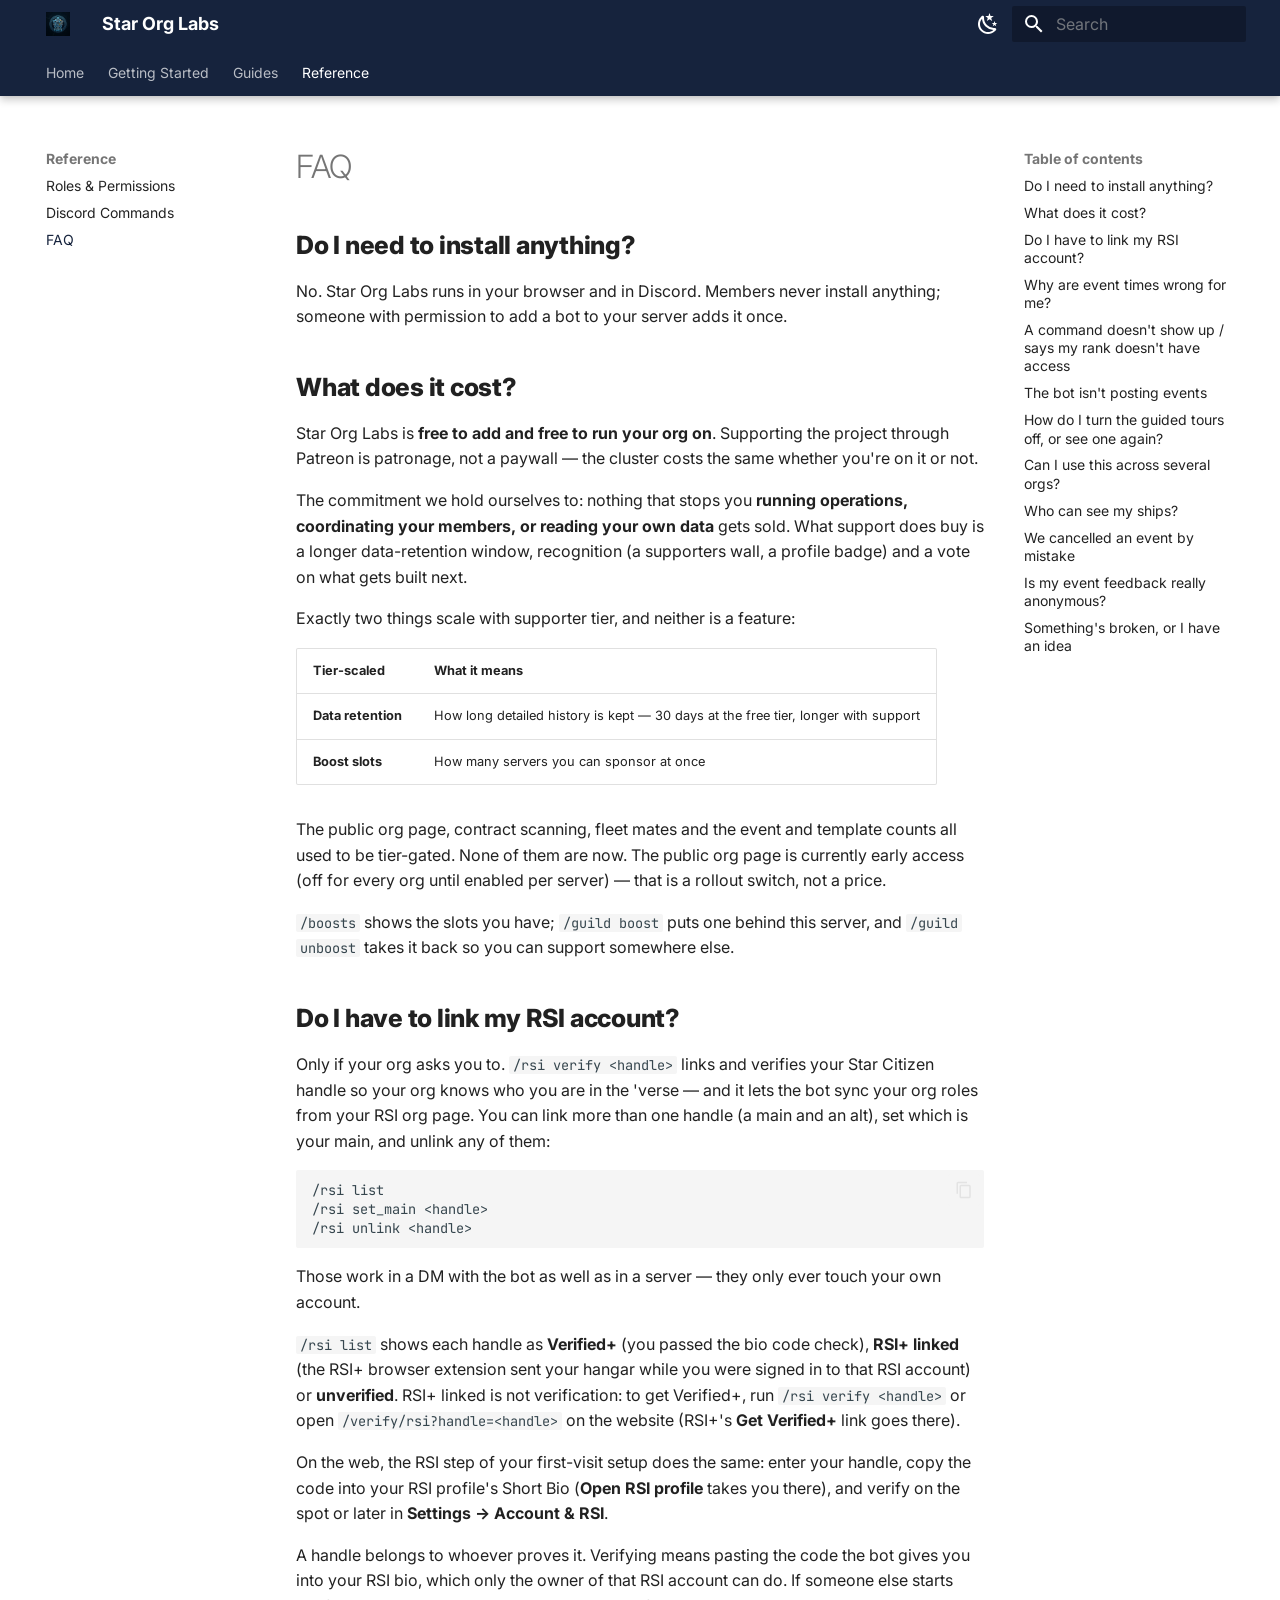
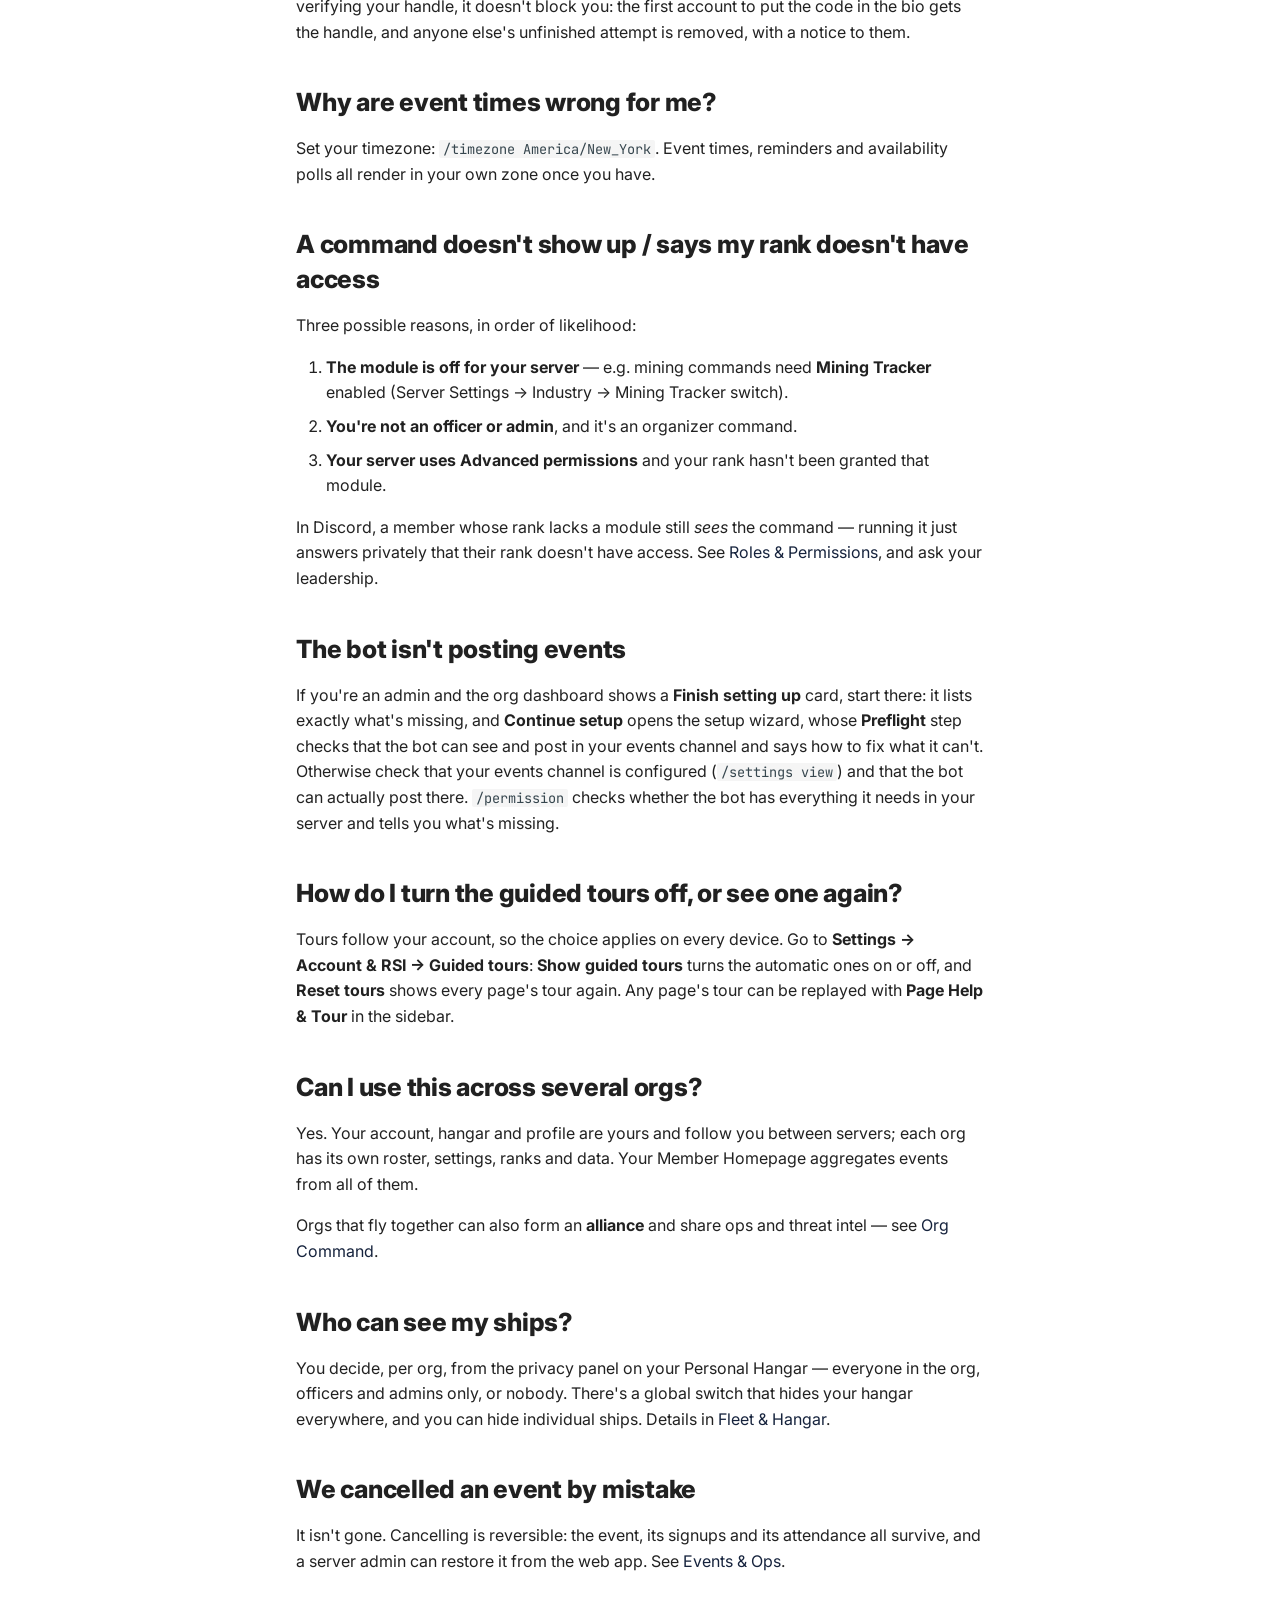
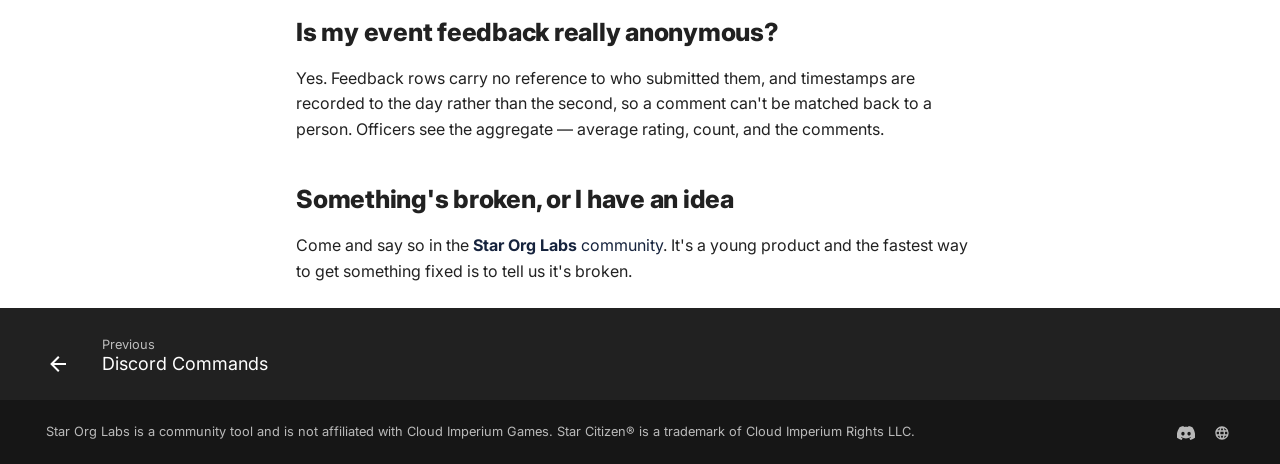
<file: faq/index.html>
<!doctype html>
<html lang="en" class="no-js">
  <head>
    
      <meta charset="utf-8">
      <meta name="viewport" content="width=device-width,initial-scale=1">
      
        <meta name="description" content="Star Citizen org management — from Discord to a full web command center. Events, fleet, loot, mining, recruitment, and org ops in one place.">
      
      
        <meta name="author" content="Star Org Labs">
      
      
        <link rel="canonical" href="https://wiki.starorg.tools/faq/">
      
      
        <link rel="prev" href="../commands/">
      
      
      
        
      
      
      <link rel="icon" href="../assets/logo.png">
      <meta name="generator" content="mkdocs-1.6.1, mkdocs-material-9.8.0">
    
    
      
        <title>FAQ - Star Org Labs</title>
      
    
    
      <link rel="stylesheet" href="../assets/stylesheets/main.57a0d79d.min.css">
      
        
        <link rel="stylesheet" href="../assets/stylesheets/palette.fb2fffe2.min.css">
      
      


    
    
      
    
    
      
        
        
        <link rel="preconnect" href="https://fonts.gstatic.com" crossorigin>
        <link rel="stylesheet" href="https://fonts.googleapis.com/css?family=Inter:300,300i,400,400i,700,700i%7CJetBrains+Mono:400,400i,700,700i&display=fallback">
        <style>:root{--md-text-font:"Inter";--md-code-font:"JetBrains Mono"}</style>
      
    
    
      <link rel="stylesheet" href="../stylesheets/extra.css">
    
    <script>__md_scope=new URL("..",location),__md_hash=e=>[...e].reduce(((e,_)=>(e<<5)-e+_.charCodeAt(0)),0),__md_get=(e,_=localStorage,t=__md_scope)=>JSON.parse(_.getItem(t.pathname+"."+e)),__md_set=(e,_,t=localStorage,a=__md_scope)=>{try{t.setItem(a.pathname+"."+e,JSON.stringify(_))}catch(e){}}</script>
    
      

    
    
  </head>
  
  
    
    
      
    
    
    
    
    <body dir="ltr" data-md-color-scheme="slate" data-md-color-primary="custom" data-md-color-accent="custom">
  
    
    <input class="md-toggle" data-md-toggle="drawer" type="checkbox" id="__drawer" autocomplete="off">
    <input class="md-toggle" data-md-toggle="search" type="checkbox" id="__search" autocomplete="off">
    <label class="md-overlay" for="__drawer"></label>
    <div data-md-component="skip">
      
        
        <a href="#faq" class="md-skip">
          Skip to content
        </a>
      
    </div>
    <div data-md-component="announce">
      
    </div>
    
    
      

  

<header class="md-header md-header--shadow md-header--lifted" data-md-component="header">
  <nav class="md-header__inner md-grid" aria-label="Header">
    <a href=".." title="Star Org Labs" class="md-header__button md-logo" aria-label="Star Org Labs" data-md-component="logo">
      
  <img src="../assets/logo.png" alt="logo">

    </a>
    <label class="md-header__button md-icon" for="__drawer">
      
      <svg xmlns="http://www.w3.org/2000/svg" viewBox="0 0 24 24"><path d="M3 6h18v2H3zm0 5h18v2H3zm0 5h18v2H3z"/></svg>
    </label>
    <div class="md-header__title" data-md-component="header-title">
      <div class="md-header__ellipsis">
        <div class="md-header__topic">
          <span class="md-ellipsis">
            Star Org Labs
          </span>
        </div>
        <div class="md-header__topic" data-md-component="header-topic">
          <span class="md-ellipsis">
            
              FAQ
            
          </span>
        </div>
      </div>
    </div>
    
      
        <form class="md-header__option" data-md-component="palette">
  
    
    
    
    <input class="md-option" data-md-color-media="(prefers-color-scheme: dark)" data-md-color-scheme="slate" data-md-color-primary="custom" data-md-color-accent="custom"  aria-label="Switch to light mode"  type="radio" name="__palette" id="__palette_0">
    
      <label class="md-header__button md-icon" title="Switch to light mode" for="__palette_1" hidden>
        <svg xmlns="http://www.w3.org/2000/svg" viewBox="0 0 24 24"><path d="M12 7a5 5 0 0 1 5 5 5 5 0 0 1-5 5 5 5 0 0 1-5-5 5 5 0 0 1 5-5m0 2a3 3 0 0 0-3 3 3 3 0 0 0 3 3 3 3 0 0 0 3-3 3 3 0 0 0-3-3m0-7 2.39 3.42C13.65 5.15 12.84 5 12 5s-1.65.15-2.39.42zM3.34 7l4.16-.35A7.2 7.2 0 0 0 5.94 8.5c-.44.74-.69 1.5-.83 2.29zm.02 10 1.76-3.77a7.131 7.131 0 0 0 2.38 4.14zM20.65 7l-1.77 3.79a7.02 7.02 0 0 0-2.38-4.15zm-.01 10-4.14.36c.59-.51 1.12-1.14 1.54-1.86.42-.73.69-1.5.83-2.29zM12 22l-2.41-3.44c.74.27 1.55.44 2.41.44.82 0 1.63-.17 2.37-.44z"/></svg>
      </label>
    
  
    
    
    
    <input class="md-option" data-md-color-media="(prefers-color-scheme: light)" data-md-color-scheme="default" data-md-color-primary="custom" data-md-color-accent="custom"  aria-label="Switch to dark mode"  type="radio" name="__palette" id="__palette_1">
    
      <label class="md-header__button md-icon" title="Switch to dark mode" for="__palette_0" hidden>
        <svg xmlns="http://www.w3.org/2000/svg" viewBox="0 0 24 24"><path d="m17.75 4.09-2.53 1.94.91 3.06-2.63-1.81-2.63 1.81.91-3.06-2.53-1.94L12.44 4l1.06-3 1.06 3zm3.5 6.91-1.64 1.25.59 1.98-1.7-1.17-1.7 1.17.59-1.98L15.75 11l2.06-.05L18.5 9l.69 1.95zm-2.28 4.95c.83-.08 1.72 1.1 1.19 1.85-.32.45-.66.87-1.08 1.27C15.17 23 8.84 23 4.94 19.07c-3.91-3.9-3.91-10.24 0-14.14.4-.4.82-.76 1.27-1.08.75-.53 1.93.36 1.85 1.19-.27 2.86.69 5.83 2.89 8.02a9.96 9.96 0 0 0 8.02 2.89m-1.64 2.02a12.08 12.08 0 0 1-7.8-3.47c-2.17-2.19-3.33-5-3.49-7.82-2.81 3.14-2.7 7.96.31 10.98 3.02 3.01 7.84 3.12 10.98.31"/></svg>
      </label>
    
  
</form>
      
    
    
      <script>var palette=__md_get("__palette");if(palette&&palette.color){if("(prefers-color-scheme)"===palette.color.media){var media=matchMedia("(prefers-color-scheme: light)"),input=document.querySelector(media.matches?"[data-md-color-media='(prefers-color-scheme: light)']":"[data-md-color-media='(prefers-color-scheme: dark)']");palette.color.media=input.getAttribute("data-md-color-media"),palette.color.scheme=input.getAttribute("data-md-color-scheme"),palette.color.primary=input.getAttribute("data-md-color-primary"),palette.color.accent=input.getAttribute("data-md-color-accent")}for(var[key,value]of Object.entries(palette.color))document.body.setAttribute("data-md-color-"+key,value)}</script>
    
    
    
      
      
        <label class="md-header__button md-icon" for="__search">
          
          <svg xmlns="http://www.w3.org/2000/svg" viewBox="0 0 24 24"><path d="M9.5 3A6.5 6.5 0 0 1 16 9.5c0 1.61-.59 3.09-1.56 4.23l.27.27h.79l5 5-1.5 1.5-5-5v-.79l-.27-.27A6.52 6.52 0 0 1 9.5 16 6.5 6.5 0 0 1 3 9.5 6.5 6.5 0 0 1 9.5 3m0 2C7 5 5 7 5 9.5S7 14 9.5 14 14 12 14 9.5 12 5 9.5 5"/></svg>
        </label>
        <div class="md-search" data-md-component="search" role="dialog">
  <label class="md-search__overlay" for="__search"></label>
  <div class="md-search__inner" role="search">
    <form class="md-search__form" name="search">
      <input type="text" class="md-search__input" name="query" aria-label="Search" placeholder="Search" autocapitalize="off" autocorrect="off" autocomplete="off" spellcheck="false" data-md-component="search-query" required>
      <label class="md-search__icon md-icon" for="__search">
        
        <svg xmlns="http://www.w3.org/2000/svg" viewBox="0 0 24 24"><path d="M9.5 3A6.5 6.5 0 0 1 16 9.5c0 1.61-.59 3.09-1.56 4.23l.27.27h.79l5 5-1.5 1.5-5-5v-.79l-.27-.27A6.52 6.52 0 0 1 9.5 16 6.5 6.5 0 0 1 3 9.5 6.5 6.5 0 0 1 9.5 3m0 2C7 5 5 7 5 9.5S7 14 9.5 14 14 12 14 9.5 12 5 9.5 5"/></svg>
        
        <svg xmlns="http://www.w3.org/2000/svg" viewBox="0 0 24 24"><path d="M20 11v2H8l5.5 5.5-1.42 1.42L4.16 12l7.92-7.92L13.5 5.5 8 11z"/></svg>
      </label>
      <nav class="md-search__options" aria-label="Search">
        
          <a href="javascript:void(0)" class="md-search__icon md-icon" title="Share" aria-label="Share" data-clipboard data-clipboard-text="" data-md-component="search-share" tabindex="-1">
            
            <svg xmlns="http://www.w3.org/2000/svg" viewBox="0 0 24 24"><path d="M18 16.08c-.76 0-1.44.3-1.96.77L8.91 12.7c.05-.23.09-.46.09-.7s-.04-.47-.09-.7l7.05-4.11c.54.5 1.25.81 2.04.81a3 3 0 0 0 3-3 3 3 0 0 0-3-3 3 3 0 0 0-3 3c0 .24.04.47.09.7L8.04 9.81C7.5 9.31 6.79 9 6 9a3 3 0 0 0-3 3 3 3 0 0 0 3 3c.79 0 1.5-.31 2.04-.81l7.12 4.15c-.05.21-.08.43-.08.66 0 1.61 1.31 2.91 2.92 2.91s2.92-1.3 2.92-2.91A2.92 2.92 0 0 0 18 16.08"/></svg>
          </a>
        
        <button type="reset" class="md-search__icon md-icon" title="Clear" aria-label="Clear" tabindex="-1">
          
          <svg xmlns="http://www.w3.org/2000/svg" viewBox="0 0 24 24"><path d="M19 6.41 17.59 5 12 10.59 6.41 5 5 6.41 10.59 12 5 17.59 6.41 19 12 13.41 17.59 19 19 17.59 13.41 12z"/></svg>
        </button>
      </nav>
      
        <div class="md-search__suggest" data-md-component="search-suggest"></div>
      
    </form>
    <div class="md-search__output">
      <div class="md-search__scrollwrap" tabindex="0" data-md-scrollfix>
        <div class="md-search-result" data-md-component="search-result">
          <div class="md-search-result__meta">
            Initializing search
          </div>
          <ol class="md-search-result__list" role="presentation"></ol>
        </div>
      </div>
    </div>
  </div>
</div>
      
    
    
  </nav>
  
    
      
<nav class="md-tabs" aria-label="Tabs" data-md-component="tabs">
  <div class="md-grid">
    <ul class="md-tabs__list">
      
        
  
  
  
  
    <li class="md-tabs__item">
      <a href=".." class="md-tabs__link">
        
  
  
    
  
  Home

      </a>
    </li>
  

      
        
  
  
  
  
    <li class="md-tabs__item">
      <a href="../getting-started/" class="md-tabs__link">
        
  
  
    
  
  Getting Started

      </a>
    </li>
  

      
        
  
  
  
  
    
    
      <li class="md-tabs__item">
        <a href="../guides/events/" class="md-tabs__link">
          
  
  
  Guides

        </a>
      </li>
    
  

      
        
  
  
  
    
  
  
    
    
      <li class="md-tabs__item md-tabs__item--active">
        <a href="../permissions/" class="md-tabs__link">
          
  
  
  Reference

        </a>
      </li>
    
  

      
    </ul>
  </div>
</nav>
    
  
</header>
    
    <div class="md-container" data-md-component="container">
      
      
        
      
      <main class="md-main" data-md-component="main">
        <div class="md-main__inner md-grid">
          
            
              
              <div class="md-sidebar md-sidebar--primary" data-md-component="sidebar" data-md-type="navigation" >
                <div class="md-sidebar__scrollwrap">
                  <div class="md-sidebar__inner">
                    


  


<nav class="md-nav md-nav--primary md-nav--lifted" aria-label="Navigation" data-md-level="0">
  <label class="md-nav__title" for="__drawer">
    <a href=".." title="Star Org Labs" class="md-nav__button md-logo" aria-label="Star Org Labs" data-md-component="logo">
      
  <img src="../assets/logo.png" alt="logo">

    </a>
    Star Org Labs
  </label>
  
  <ul class="md-nav__list" data-md-scrollfix>
    
      
      
  
  
  
  
    <li class="md-nav__item">
      <a href=".." class="md-nav__link">
        
  
  
  <span class="md-ellipsis">
    
  
    Home
  

    
  </span>
  
  

      </a>
    </li>
  

    
      
      
  
  
  
  
    <li class="md-nav__item">
      <a href="../getting-started/" class="md-nav__link">
        
  
  
  <span class="md-ellipsis">
    
  
    Getting Started
  

    
  </span>
  
  

      </a>
    </li>
  

    
      
      
  
  
  
  
    
    
    
    
      
      
        
      
    
    
    <li class="md-nav__item md-nav__item--nested">
      
        
        
        <input class="md-nav__toggle md-toggle " type="checkbox" id="__nav_3" >
        
          
          <label class="md-nav__link" for="__nav_3" id="__nav_3_label" tabindex="0">
            
  
  
  <span class="md-ellipsis">
    
  
    Guides
  

    
  </span>
  
  

            <span class="md-nav__icon md-icon"></span>
          </label>
        
        <nav class="md-nav" data-md-level="1" aria-labelledby="__nav_3_label" aria-expanded="false">
          <label class="md-nav__title" for="__nav_3">
            <span class="md-nav__icon md-icon"></span>
            
  
    Guides
  

          </label>
          <ul class="md-nav__list" data-md-scrollfix>
            
              
                
  
  
  
  
    <li class="md-nav__item">
      <a href="../guides/events/" class="md-nav__link">
        
  
  
  <span class="md-ellipsis">
    
  
    Events & Ops
  

    
  </span>
  
  

      </a>
    </li>
  

              
            
              
                
  
  
  
  
    <li class="md-nav__item">
      <a href="../guides/templates-and-recurring/" class="md-nav__link">
        
  
  
  <span class="md-ellipsis">
    
  
    Templates & Recurring Ops
  

    
  </span>
  
  

      </a>
    </li>
  

              
            
              
                
  
  
  
  
    <li class="md-nav__item">
      <a href="../guides/loot/" class="md-nav__link">
        
  
  
  <span class="md-ellipsis">
    
  
    Loot Hub
  

    
  </span>
  
  

      </a>
    </li>
  

              
            
              
                
  
  
  
  
    <li class="md-nav__item">
      <a href="../guides/fleet/" class="md-nav__link">
        
  
  
  <span class="md-ellipsis">
    
  
    Fleet & Hangar
  

    
  </span>
  
  

      </a>
    </li>
  

              
            
              
                
  
  
  
  
    <li class="md-nav__item">
      <a href="../guides/voice/" class="md-nav__link">
        
  
  
  <span class="md-ellipsis">
    
  
    Voice Channels
  

    
  </span>
  
  

      </a>
    </li>
  

              
            
              
                
  
  
  
  
    <li class="md-nav__item">
      <a href="../guides/comms-ops/" class="md-nav__link">
        
  
  
  <span class="md-ellipsis">
    
  
    Comms Ops Panel
  

    
  </span>
  
  

      </a>
    </li>
  

              
            
              
                
  
  
  
  
    <li class="md-nav__item">
      <a href="../guides/org-command/" class="md-nav__link">
        
  
  
  <span class="md-ellipsis">
    
  
    Org Command
  

    
  </span>
  
  

      </a>
    </li>
  

              
            
              
                
  
  
  
  
    <li class="md-nav__item">
      <a href="../guides/industrial/" class="md-nav__link">
        
  
  
  <span class="md-ellipsis">
    
  
    Industrial
  

    
  </span>
  
  

      </a>
    </li>
  

              
            
              
                
  
  
  
  
    <li class="md-nav__item">
      <a href="../guides/rsi-plus/" class="md-nav__link">
        
  
  
  <span class="md-ellipsis">
    
  
    RSI+ Browser Extension
  

    
  </span>
  
  

      </a>
    </li>
  

              
            
          </ul>
        </nav>
      
    </li>
  

    
      
      
  
  
    
  
  
  
    
    
    
    
      
        
        
      
      
        
      
    
    
    <li class="md-nav__item md-nav__item--active md-nav__item--section md-nav__item--nested">
      
        
        
        <input class="md-nav__toggle md-toggle " type="checkbox" id="__nav_4" checked>
        
          
          <label class="md-nav__link" for="__nav_4" id="__nav_4_label" tabindex="">
            
  
  
  <span class="md-ellipsis">
    
  
    Reference
  

    
  </span>
  
  

            <span class="md-nav__icon md-icon"></span>
          </label>
        
        <nav class="md-nav" data-md-level="1" aria-labelledby="__nav_4_label" aria-expanded="true">
          <label class="md-nav__title" for="__nav_4">
            <span class="md-nav__icon md-icon"></span>
            
  
    Reference
  

          </label>
          <ul class="md-nav__list" data-md-scrollfix>
            
              
                
  
  
  
  
    <li class="md-nav__item">
      <a href="../permissions/" class="md-nav__link">
        
  
  
  <span class="md-ellipsis">
    
  
    Roles & Permissions
  

    
  </span>
  
  

      </a>
    </li>
  

              
            
              
                
  
  
  
  
    <li class="md-nav__item">
      <a href="../commands/" class="md-nav__link">
        
  
  
  <span class="md-ellipsis">
    
  
    Discord Commands
  

    
  </span>
  
  

      </a>
    </li>
  

              
            
              
                
  
  
    
  
  
  
    <li class="md-nav__item md-nav__item--active">
      
      <input class="md-nav__toggle md-toggle" type="checkbox" id="__toc">
      
      
        
      
      
        <label class="md-nav__link md-nav__link--active" for="__toc">
          
  
  
  <span class="md-ellipsis">
    
  
    FAQ
  

    
  </span>
  
  

          <span class="md-nav__icon md-icon"></span>
        </label>
      
      <a href="./" class="md-nav__link md-nav__link--active">
        
  
  
  <span class="md-ellipsis">
    
  
    FAQ
  

    
  </span>
  
  

      </a>
      
        

<nav class="md-nav md-nav--secondary" aria-label="Table of contents">
  
  
  
    
  
  
    <label class="md-nav__title" for="__toc">
      <span class="md-nav__icon md-icon"></span>
      Table of contents
    </label>
    <ul class="md-nav__list" data-md-component="toc" data-md-scrollfix>
      
        <li class="md-nav__item">
  <a href="#do-i-need-to-install-anything" class="md-nav__link">
    <span class="md-ellipsis">
      
        Do I need to install anything?
      
    </span>
  </a>
  
</li>
      
        <li class="md-nav__item">
  <a href="#what-does-it-cost" class="md-nav__link">
    <span class="md-ellipsis">
      
        What does it cost?
      
    </span>
  </a>
  
</li>
      
        <li class="md-nav__item">
  <a href="#do-i-have-to-link-my-rsi-account" class="md-nav__link">
    <span class="md-ellipsis">
      
        Do I have to link my RSI account?
      
    </span>
  </a>
  
</li>
      
        <li class="md-nav__item">
  <a href="#why-are-event-times-wrong-for-me" class="md-nav__link">
    <span class="md-ellipsis">
      
        Why are event times wrong for me?
      
    </span>
  </a>
  
</li>
      
        <li class="md-nav__item">
  <a href="#a-command-doesnt-show-up-says-my-rank-doesnt-have-access" class="md-nav__link">
    <span class="md-ellipsis">
      
        A command doesn't show up / says my rank doesn't have access
      
    </span>
  </a>
  
</li>
      
        <li class="md-nav__item">
  <a href="#the-bot-isnt-posting-events" class="md-nav__link">
    <span class="md-ellipsis">
      
        The bot isn't posting events
      
    </span>
  </a>
  
</li>
      
        <li class="md-nav__item">
  <a href="#how-do-i-turn-the-guided-tours-off-or-see-one-again" class="md-nav__link">
    <span class="md-ellipsis">
      
        How do I turn the guided tours off, or see one again?
      
    </span>
  </a>
  
</li>
      
        <li class="md-nav__item">
  <a href="#can-i-use-this-across-several-orgs" class="md-nav__link">
    <span class="md-ellipsis">
      
        Can I use this across several orgs?
      
    </span>
  </a>
  
</li>
      
        <li class="md-nav__item">
  <a href="#who-can-see-my-ships" class="md-nav__link">
    <span class="md-ellipsis">
      
        Who can see my ships?
      
    </span>
  </a>
  
</li>
      
        <li class="md-nav__item">
  <a href="#we-cancelled-an-event-by-mistake" class="md-nav__link">
    <span class="md-ellipsis">
      
        We cancelled an event by mistake
      
    </span>
  </a>
  
</li>
      
        <li class="md-nav__item">
  <a href="#is-my-event-feedback-really-anonymous" class="md-nav__link">
    <span class="md-ellipsis">
      
        Is my event feedback really anonymous?
      
    </span>
  </a>
  
</li>
      
        <li class="md-nav__item">
  <a href="#somethings-broken-or-i-have-an-idea" class="md-nav__link">
    <span class="md-ellipsis">
      
        Something's broken, or I have an idea
      
    </span>
  </a>
  
</li>
      
    </ul>
  
</nav>
      
    </li>
  

              
            
          </ul>
        </nav>
      
    </li>
  

    
  </ul>
</nav>
                  </div>
                </div>
              </div>
            
            
              
              <div class="md-sidebar md-sidebar--secondary" data-md-component="sidebar" data-md-type="toc" >
                <div class="md-sidebar__scrollwrap">
                  <div class="md-sidebar__inner">
                    

<nav class="md-nav md-nav--secondary" aria-label="Table of contents">
  
  
  
    
  
  
    <label class="md-nav__title" for="__toc">
      <span class="md-nav__icon md-icon"></span>
      Table of contents
    </label>
    <ul class="md-nav__list" data-md-component="toc" data-md-scrollfix>
      
        <li class="md-nav__item">
  <a href="#do-i-need-to-install-anything" class="md-nav__link">
    <span class="md-ellipsis">
      
        Do I need to install anything?
      
    </span>
  </a>
  
</li>
      
        <li class="md-nav__item">
  <a href="#what-does-it-cost" class="md-nav__link">
    <span class="md-ellipsis">
      
        What does it cost?
      
    </span>
  </a>
  
</li>
      
        <li class="md-nav__item">
  <a href="#do-i-have-to-link-my-rsi-account" class="md-nav__link">
    <span class="md-ellipsis">
      
        Do I have to link my RSI account?
      
    </span>
  </a>
  
</li>
      
        <li class="md-nav__item">
  <a href="#why-are-event-times-wrong-for-me" class="md-nav__link">
    <span class="md-ellipsis">
      
        Why are event times wrong for me?
      
    </span>
  </a>
  
</li>
      
        <li class="md-nav__item">
  <a href="#a-command-doesnt-show-up-says-my-rank-doesnt-have-access" class="md-nav__link">
    <span class="md-ellipsis">
      
        A command doesn't show up / says my rank doesn't have access
      
    </span>
  </a>
  
</li>
      
        <li class="md-nav__item">
  <a href="#the-bot-isnt-posting-events" class="md-nav__link">
    <span class="md-ellipsis">
      
        The bot isn't posting events
      
    </span>
  </a>
  
</li>
      
        <li class="md-nav__item">
  <a href="#how-do-i-turn-the-guided-tours-off-or-see-one-again" class="md-nav__link">
    <span class="md-ellipsis">
      
        How do I turn the guided tours off, or see one again?
      
    </span>
  </a>
  
</li>
      
        <li class="md-nav__item">
  <a href="#can-i-use-this-across-several-orgs" class="md-nav__link">
    <span class="md-ellipsis">
      
        Can I use this across several orgs?
      
    </span>
  </a>
  
</li>
      
        <li class="md-nav__item">
  <a href="#who-can-see-my-ships" class="md-nav__link">
    <span class="md-ellipsis">
      
        Who can see my ships?
      
    </span>
  </a>
  
</li>
      
        <li class="md-nav__item">
  <a href="#we-cancelled-an-event-by-mistake" class="md-nav__link">
    <span class="md-ellipsis">
      
        We cancelled an event by mistake
      
    </span>
  </a>
  
</li>
      
        <li class="md-nav__item">
  <a href="#is-my-event-feedback-really-anonymous" class="md-nav__link">
    <span class="md-ellipsis">
      
        Is my event feedback really anonymous?
      
    </span>
  </a>
  
</li>
      
        <li class="md-nav__item">
  <a href="#somethings-broken-or-i-have-an-idea" class="md-nav__link">
    <span class="md-ellipsis">
      
        Something's broken, or I have an idea
      
    </span>
  </a>
  
</li>
      
    </ul>
  
</nav>
                  </div>
                </div>
              </div>
            
          
          
            <div class="md-content" data-md-component="content">
              
              <article class="md-content__inner md-typeset">
                
                  



<h1 id="faq">FAQ<a class="headerlink" href="#faq" title="Permanent link">&para;</a></h1>
<h2 id="do-i-need-to-install-anything">Do I need to install anything?<a class="headerlink" href="#do-i-need-to-install-anything" title="Permanent link">&para;</a></h2>
<p>No. Star Org Labs runs in your browser and in Discord. Members never install anything;
someone with permission to add a bot to your server adds it once.</p>
<h2 id="what-does-it-cost">What does it cost?<a class="headerlink" href="#what-does-it-cost" title="Permanent link">&para;</a></h2>
<p>Star Org Labs is <strong>free to add and free to run your org on</strong>. Supporting the project through
Patreon is patronage, not a paywall — the cluster costs the same whether you're on it or not.</p>
<p>The commitment we hold ourselves to: nothing that stops you <strong>running operations,
coordinating your members, or reading your own data</strong> gets sold. What support does buy is a
longer data-retention window, recognition (a supporters wall, a profile badge) and a vote on
what gets built next.</p>
<p>Exactly two things scale with supporter tier, and neither is a feature:</p>
<table>
<thead>
<tr>
<th>Tier-scaled</th>
<th>What it means</th>
</tr>
</thead>
<tbody>
<tr>
<td><strong>Data retention</strong></td>
<td>How long detailed history is kept — 30 days at the free tier, longer with support</td>
</tr>
<tr>
<td><strong>Boost slots</strong></td>
<td>How many servers you can sponsor at once</td>
</tr>
</tbody>
</table>
<p>The public org page, contract scanning, fleet mates and the event and template counts all
used to be tier-gated. None of them are now. The public org page is currently early access
(off for every org until enabled per server) — that is a rollout switch, not a price.</p>
<p><code>/boosts</code> shows the slots you have; <code>/guild boost</code> puts one behind this server, and
<code>/guild unboost</code> takes it back so you can support somewhere else.</p>
<h2 id="do-i-have-to-link-my-rsi-account">Do I have to link my RSI account?<a class="headerlink" href="#do-i-have-to-link-my-rsi-account" title="Permanent link">&para;</a></h2>
<p>Only if your org asks you to. <code>/rsi verify &lt;handle&gt;</code> links and verifies your Star Citizen
handle so your org knows who you are in the 'verse — and it lets the bot sync your org roles
from your RSI org page. You can link more than one handle (a main and an alt), set which is
your main, and unlink any of them:</p>
<div class="highlight"><pre><span></span><code>/rsi list
/rsi set_main &lt;handle&gt;
/rsi unlink &lt;handle&gt;
</code></pre></div>
<p>Those work in a DM with the bot as well as in a server — they only ever touch your own
account.</p>
<p><code>/rsi list</code> shows each handle as <strong>Verified+</strong> (you passed the bio code check),
<strong>RSI+ linked</strong> (the RSI+ browser extension sent your hangar while you were signed in to that
RSI account) or <strong>unverified</strong>. RSI+ linked is not verification: to get Verified+, run
<code>/rsi verify &lt;handle&gt;</code> or open <code>/verify/rsi?handle=&lt;handle&gt;</code> on the website (RSI+'s
<strong>Get Verified+</strong> link goes there).</p>
<p>On the web, the RSI step of your first-visit setup does the same: enter your handle, copy the
code into your RSI profile's Short Bio (<strong>Open RSI profile</strong> takes you there), and verify on
the spot or later in <strong>Settings → Account &amp; RSI</strong>.</p>
<p>A handle belongs to whoever proves it. Verifying means pasting the code the bot gives you
into your RSI bio, which only the owner of that RSI account can do. If someone else starts
verifying your handle, it doesn't block you: the first account to put the code in the bio
gets the handle, and anyone else's unfinished attempt is removed, with a notice to them.</p>
<h2 id="why-are-event-times-wrong-for-me">Why are event times wrong for me?<a class="headerlink" href="#why-are-event-times-wrong-for-me" title="Permanent link">&para;</a></h2>
<p>Set your timezone: <code>/timezone America/New_York</code>. Event times, reminders and availability
polls all render in your own zone once you have.</p>
<h2 id="a-command-doesnt-show-up-says-my-rank-doesnt-have-access">A command doesn't show up / says my rank doesn't have access<a class="headerlink" href="#a-command-doesnt-show-up-says-my-rank-doesnt-have-access" title="Permanent link">&para;</a></h2>
<p>Three possible reasons, in order of likelihood:</p>
<ol>
<li><strong>The module is off for your server</strong> — e.g. mining commands need <strong>Mining Tracker</strong> enabled (Server Settings → Industry → Mining Tracker switch).</li>
<li><strong>You're not an officer or admin</strong>, and it's an organizer command.</li>
<li><strong>Your server uses Advanced permissions</strong> and your rank hasn't been granted that module.</li>
</ol>
<p>In Discord, a member whose rank lacks a module still <em>sees</em> the command — running it just
answers privately that their rank doesn't have access. See
<a href="../permissions/">Roles &amp; Permissions</a>, and ask your leadership.</p>
<h2 id="the-bot-isnt-posting-events">The bot isn't posting events<a class="headerlink" href="#the-bot-isnt-posting-events" title="Permanent link">&para;</a></h2>
<p>If you're an admin and the org dashboard shows a <strong>Finish setting up</strong> card, start there: it
lists exactly what's missing, and <strong>Continue setup</strong> opens the setup wizard, whose
<strong>Preflight</strong> step checks that the bot can see and post in your events channel and says how to
fix what it can't. Otherwise check that your events channel is configured (<code>/settings view</code>)
and that the bot can actually post there. <code>/permission</code> checks whether the bot has everything
it needs in your server and tells you what's missing.</p>
<h2 id="how-do-i-turn-the-guided-tours-off-or-see-one-again">How do I turn the guided tours off, or see one again?<a class="headerlink" href="#how-do-i-turn-the-guided-tours-off-or-see-one-again" title="Permanent link">&para;</a></h2>
<p>Tours follow your account, so the choice applies on every device. Go to <strong>Settings → Account &amp;
RSI → Guided tours</strong>: <strong>Show guided tours</strong> turns the automatic ones on or off, and <strong>Reset
tours</strong> shows every page's tour again. Any page's tour can be replayed with <strong>Page Help &amp; Tour</strong>
in the sidebar.</p>
<h2 id="can-i-use-this-across-several-orgs">Can I use this across several orgs?<a class="headerlink" href="#can-i-use-this-across-several-orgs" title="Permanent link">&para;</a></h2>
<p>Yes. Your account, hangar and profile are yours and follow you between servers; each org has
its own roster, settings, ranks and data. Your Member Homepage aggregates events from all of
them.</p>
<p>Orgs that fly together can also form an <strong>alliance</strong> and share ops and threat intel — see
<a href="../guides/org-command/#alliance-hub">Org Command</a>.</p>
<h2 id="who-can-see-my-ships">Who can see my ships?<a class="headerlink" href="#who-can-see-my-ships" title="Permanent link">&para;</a></h2>
<p>You decide, per org, from the privacy panel on your Personal Hangar — everyone in the org,
officers and admins only, or nobody. There's a global switch that hides your hangar
everywhere, and you can hide individual ships. Details in
<a href="../guides/fleet/#privacy-you-decide-who-sees-what">Fleet &amp; Hangar</a>.</p>
<h2 id="we-cancelled-an-event-by-mistake">We cancelled an event by mistake<a class="headerlink" href="#we-cancelled-an-event-by-mistake" title="Permanent link">&para;</a></h2>
<p>It isn't gone. Cancelling is reversible: the event, its signups and its attendance all
survive, and a server admin can restore it from the web app. See
<a href="../guides/events/#cancelling-and-un-cancelling">Events &amp; Ops</a>.</p>
<h2 id="is-my-event-feedback-really-anonymous">Is my event feedback really anonymous?<a class="headerlink" href="#is-my-event-feedback-really-anonymous" title="Permanent link">&para;</a></h2>
<p>Yes. Feedback rows carry no reference to who submitted them, and timestamps are recorded to
the day rather than the second, so a comment can't be matched back to a person. Officers see
the aggregate — average rating, count, and the comments.</p>
<h2 id="somethings-broken-or-i-have-an-idea">Something's broken, or I have an idea<a class="headerlink" href="#somethings-broken-or-i-have-an-idea" title="Permanent link">&para;</a></h2>
<p>Come and say so in the <a href="https://discord.gg/BtJST8Hj7E"><strong>Star Org Labs</strong> community</a>. It's a
young product and the fastest way to get something fixed is to tell us it's broken.</p>







  
  






                
              </article>
            </div>
          
          
  <script>var tabs=__md_get("__tabs");if(Array.isArray(tabs))e:for(var set of document.querySelectorAll(".tabbed-set")){var labels=set.querySelector(".tabbed-labels");for(var tab of tabs)for(var label of labels.getElementsByTagName("label"))if(label.innerText.trim()===tab){var input=document.getElementById(label.htmlFor);input.checked=!0;continue e}}</script>

<script>var target=document.getElementById(location.hash.slice(1));target&&target.name&&(target.checked=target.name.startsWith("__tabbed_"))</script>
        </div>
        
          <button type="button" class="md-top md-icon" data-md-component="top" hidden>
  
  <svg xmlns="http://www.w3.org/2000/svg" viewBox="0 0 24 24"><path d="M13 20h-2V8l-5.5 5.5-1.42-1.42L12 4.16l7.92 7.92-1.42 1.42L13 8z"/></svg>
  Back to top
</button>
        
      </main>
      
        <footer class="md-footer">
  
    
      
      <nav class="md-footer__inner md-grid" aria-label="Footer" >
        
          
          <a href="../commands/" class="md-footer__link md-footer__link--prev" aria-label="Previous: Discord Commands">
            <div class="md-footer__button md-icon">
              
              <svg xmlns="http://www.w3.org/2000/svg" viewBox="0 0 24 24"><path d="M20 11v2H8l5.5 5.5-1.42 1.42L4.16 12l7.92-7.92L13.5 5.5 8 11z"/></svg>
            </div>
            <div class="md-footer__title">
              <span class="md-footer__direction">
                Previous
              </span>
              <div class="md-ellipsis">
                Discord Commands
              </div>
            </div>
          </a>
        
        
      </nav>
    
  
  <div class="md-footer-meta md-typeset">
    <div class="md-footer-meta__inner md-grid">
      <div class="md-copyright">
  
    <div class="md-copyright__highlight">
      Star Org Labs is a community tool and is not affiliated with Cloud Imperium Games. Star Citizen® is a trademark of Cloud Imperium Rights LLC.
    </div>
  
  
</div>
      
        
<div class="md-social">
  
    
    
    
    
    <a href="https://discord.gg/BtJST8Hj7E" target="_blank" rel="noopener" title="Star Org Labs Discord" class="md-social__link">
      <svg xmlns="http://www.w3.org/2000/svg" viewBox="0 0 576 512"><!--! Font Awesome Free 7.1.0 by @fontawesome - https://fontawesome.com License - https://fontawesome.com/license/free (Icons: CC BY 4.0, Fonts: SIL OFL 1.1, Code: MIT License) Copyright 2025 Fonticons, Inc.--><path d="M492.5 69.8c-.2-.3-.4-.6-.8-.7-38.1-17.5-78.4-30-119.7-37.1-.4-.1-.8 0-1.1.1s-.6.4-.8.8c-5.5 9.9-10.5 20.2-14.9 30.6-44.6-6.8-89.9-6.8-134.4 0-4.5-10.5-9.5-20.7-15.1-30.6-.2-.3-.5-.6-.8-.8s-.7-.2-1.1-.2C162.5 39 122.2 51.5 84.1 69c-.3.1-.6.4-.8.7C7.1 183.5-13.8 294.6-3.6 404.2c0 .3.1.5.2.8s.3.4.5.6c44.4 32.9 94 58 146.8 74.2.4.1.8.1 1.1 0s.7-.4.9-.7c11.3-15.4 21.4-31.8 30-48.8.1-.2.2-.5.2-.8s0-.5-.1-.8-.2-.5-.4-.6-.4-.3-.7-.4c-15.8-6.1-31.2-13.4-45.9-21.9-.3-.2-.5-.4-.7-.6s-.3-.6-.3-.9 0-.6.2-.9.3-.5.6-.7c3.1-2.3 6.2-4.7 9.1-7.1.3-.2.6-.4.9-.4s.7 0 1 .1c96.2 43.9 200.4 43.9 295.5 0 .3-.1.7-.2 1-.2s.7.2.9.4c2.9 2.4 6 4.9 9.1 7.2.2.2.4.4.6.7s.2.6.2.9-.1.6-.3.9-.4.5-.6.6c-14.7 8.6-30 15.9-45.9 21.8-.2.1-.5.2-.7.4s-.3.4-.4.7-.1.5-.1.8.1.5.2.8c8.8 17 18.8 33.3 30 48.8.2.3.6.6.9.7s.8.1 1.1 0c52.9-16.2 102.6-41.3 147.1-74.2.2-.2.4-.4.5-.6s.2-.5.2-.8c12.3-126.8-20.5-236.9-86.9-334.5zm-302 267.7c-29 0-52.8-26.6-52.8-59.2s23.4-59.2 52.8-59.2c29.7 0 53.3 26.8 52.8 59.2 0 32.7-23.4 59.2-52.8 59.2m195.4 0c-29 0-52.8-26.6-52.8-59.2s23.4-59.2 52.8-59.2c29.7 0 53.3 26.8 52.8 59.2 0 32.7-23.2 59.2-52.8 59.2"/></svg>
    </a>
  
    
    
    
    
    <a href="https://starorg.tools" target="_blank" rel="noopener" title="starorg.tools" class="md-social__link">
      <svg xmlns="http://www.w3.org/2000/svg" viewBox="0 0 24 24"><path d="M16.36 14c.08-.66.14-1.32.14-2s-.06-1.34-.14-2h3.38c.16.64.26 1.31.26 2s-.1 1.36-.26 2m-5.15 5.56c.6-1.11 1.06-2.31 1.38-3.56h2.95a8.03 8.03 0 0 1-4.33 3.56M14.34 14H9.66c-.1-.66-.16-1.32-.16-2s.06-1.35.16-2h4.68c.09.65.16 1.32.16 2s-.07 1.34-.16 2M12 19.96c-.83-1.2-1.5-2.53-1.91-3.96h3.82c-.41 1.43-1.08 2.76-1.91 3.96M8 8H5.08A7.92 7.92 0 0 1 9.4 4.44C8.8 5.55 8.35 6.75 8 8m-2.92 8H8c.35 1.25.8 2.45 1.4 3.56A8 8 0 0 1 5.08 16m-.82-2C4.1 13.36 4 12.69 4 12s.1-1.36.26-2h3.38c-.08.66-.14 1.32-.14 2s.06 1.34.14 2M12 4.03c.83 1.2 1.5 2.54 1.91 3.97h-3.82c.41-1.43 1.08-2.77 1.91-3.97M18.92 8h-2.95a15.7 15.7 0 0 0-1.38-3.56c1.84.63 3.37 1.9 4.33 3.56M12 2C6.47 2 2 6.5 2 12a10 10 0 0 0 10 10 10 10 0 0 0 10-10A10 10 0 0 0 12 2"/></svg>
    </a>
  
</div>
      
    </div>
  </div>
</footer>
      
    </div>
    <div class="md-dialog" data-md-component="dialog">
      <div class="md-dialog__inner md-typeset"></div>
    </div>
    
      <div class="md-progress" data-md-component="progress" role="progressbar"></div>
    
    
    
      
      
      <script id="__config" type="application/json">{"annotate": null, "base": "..", "features": ["navigation.tabs", "navigation.tabs.sticky", "navigation.top", "navigation.instant", "navigation.instant.progress", "navigation.footer", "navigation.sections", "search.suggest", "search.highlight", "search.share", "content.code.copy", "content.tabs.link", "toc.follow"], "search": "../assets/javascripts/workers/search.a7633da7.min.js", "tags": null, "translations": {"clipboard.copied": "Copied to clipboard", "clipboard.copy": "Copy to clipboard", "search.result.more.one": "1 more on this page", "search.result.more.other": "# more on this page", "search.result.none": "No matching documents", "search.result.one": "1 matching document", "search.result.other": "# matching documents", "search.result.placeholder": "Type to start searching", "search.result.term.missing": "Missing", "select.version": "Select version"}, "version": null}</script>
    
    
      <script src="../assets/javascripts/bundle.c21346df.min.js"></script>
      
    
  </body>
</html>
</file>
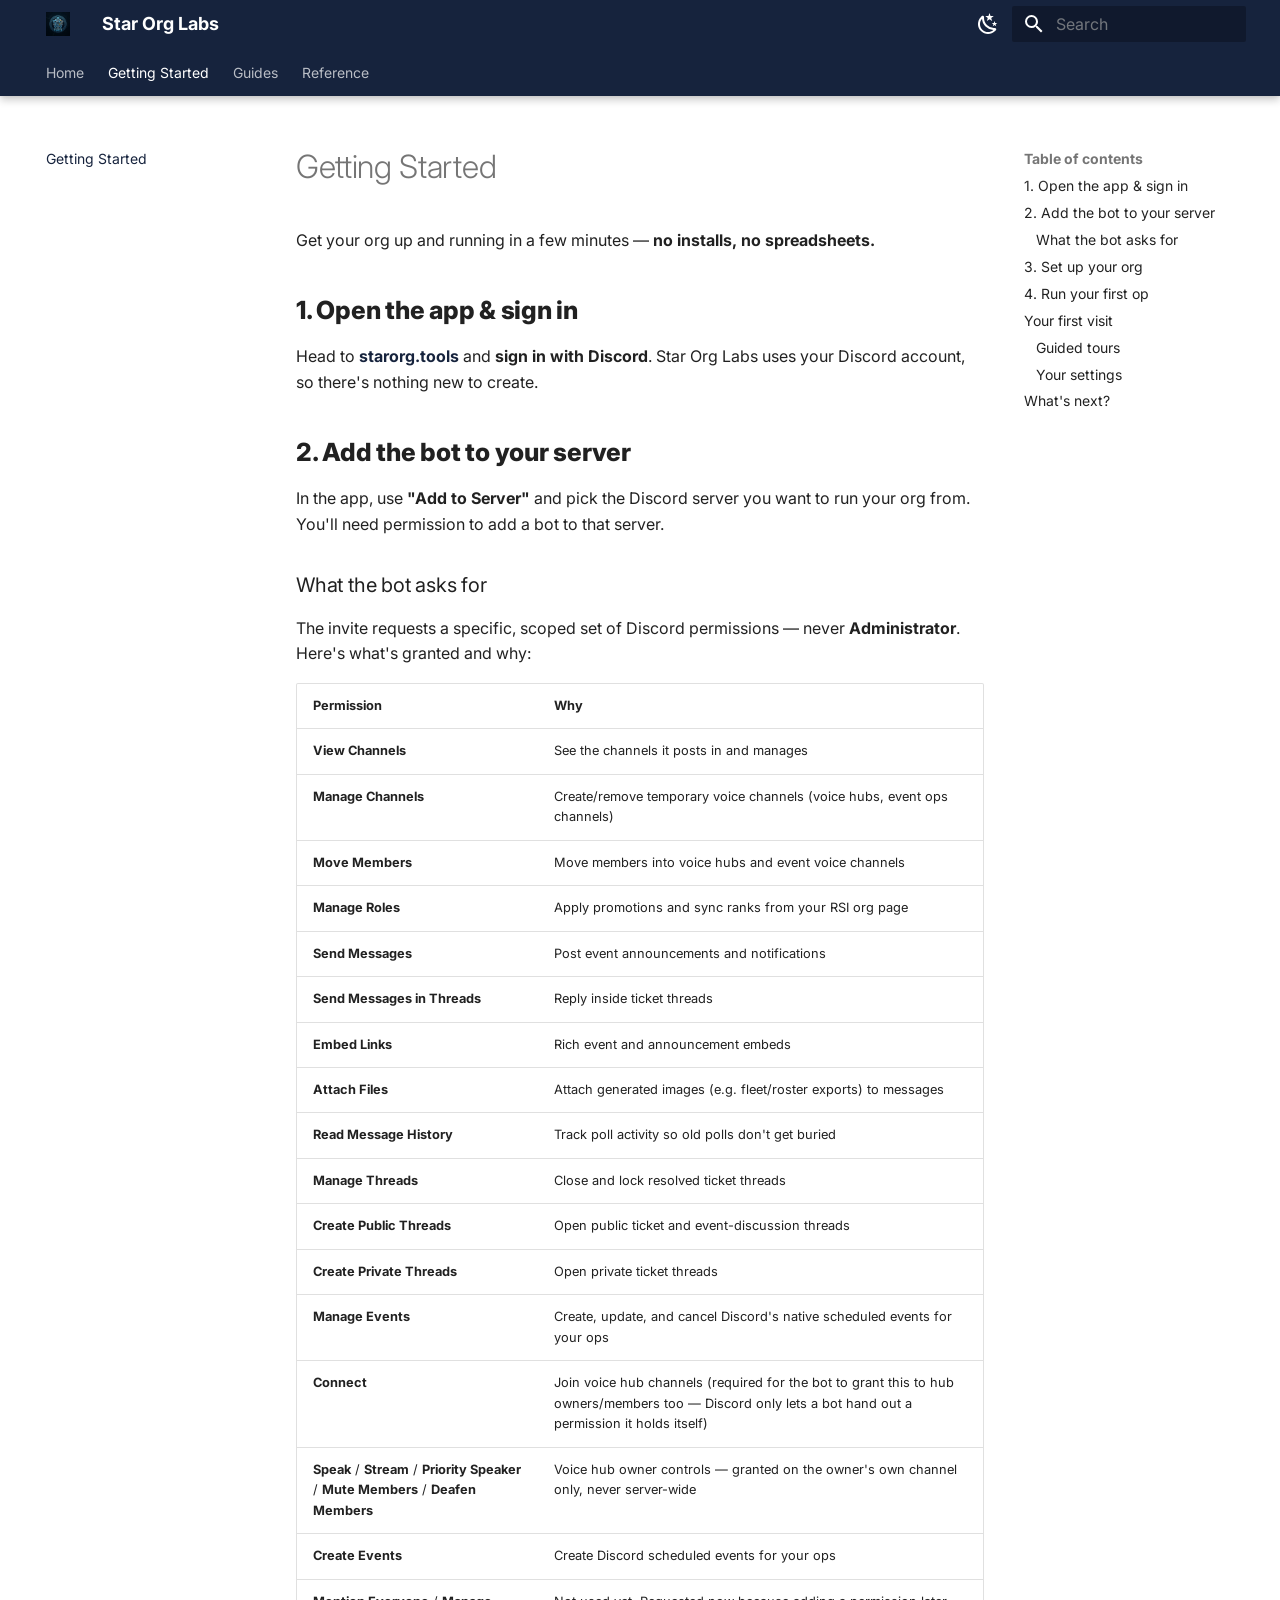
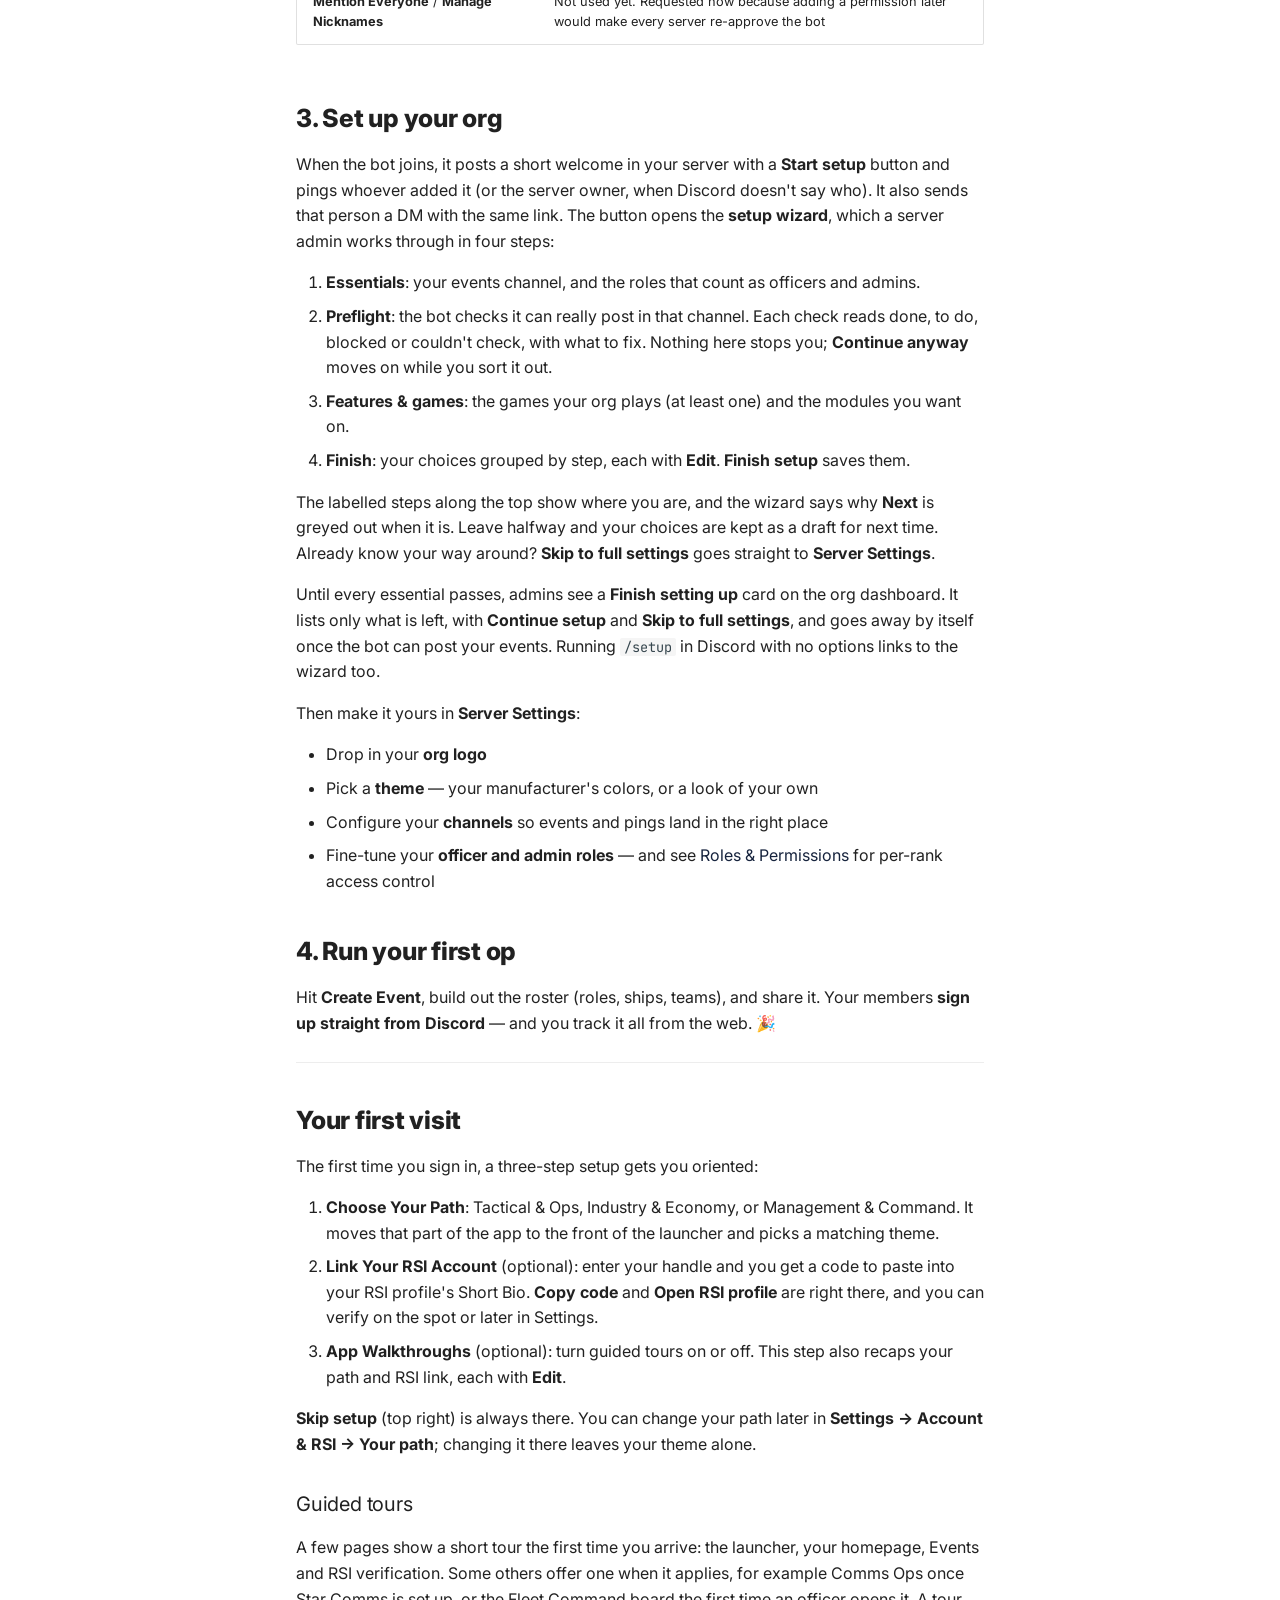
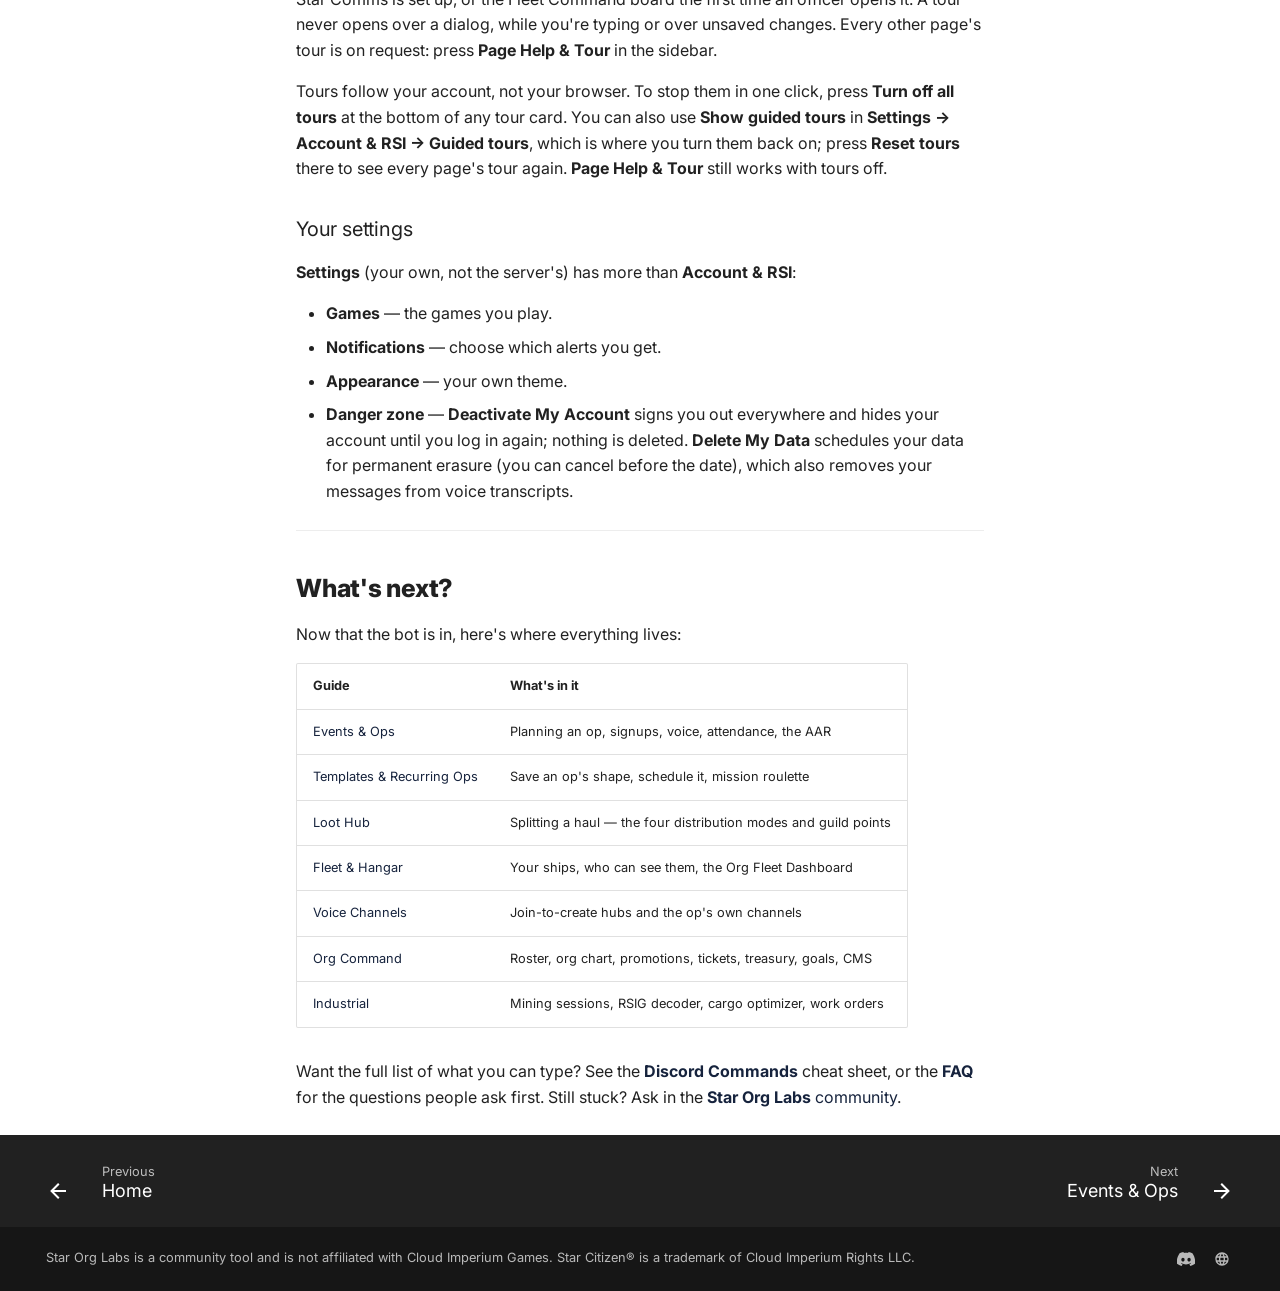
<file: getting-started/index.html>
<!doctype html>
<html lang="en" class="no-js">
  <head>
    
      <meta charset="utf-8">
      <meta name="viewport" content="width=device-width,initial-scale=1">
      
        <meta name="description" content="Star Citizen org management — from Discord to a full web command center. Events, fleet, loot, mining, recruitment, and org ops in one place.">
      
      
        <meta name="author" content="Star Org Labs">
      
      
        <link rel="canonical" href="https://wiki.starorg.tools/getting-started/">
      
      
        <link rel="prev" href="..">
      
      
        <link rel="next" href="../guides/events/">
      
      
        
      
      
      <link rel="icon" href="../assets/logo.png">
      <meta name="generator" content="mkdocs-1.6.1, mkdocs-material-9.8.0">
    
    
      
        <title>Getting Started - Star Org Labs</title>
      
    
    
      <link rel="stylesheet" href="../assets/stylesheets/main.57a0d79d.min.css">
      
        
        <link rel="stylesheet" href="../assets/stylesheets/palette.fb2fffe2.min.css">
      
      


    
    
      
    
    
      
        
        
        <link rel="preconnect" href="https://fonts.gstatic.com" crossorigin>
        <link rel="stylesheet" href="https://fonts.googleapis.com/css?family=Inter:300,300i,400,400i,700,700i%7CJetBrains+Mono:400,400i,700,700i&display=fallback">
        <style>:root{--md-text-font:"Inter";--md-code-font:"JetBrains Mono"}</style>
      
    
    
      <link rel="stylesheet" href="../stylesheets/extra.css">
    
    <script>__md_scope=new URL("..",location),__md_hash=e=>[...e].reduce(((e,_)=>(e<<5)-e+_.charCodeAt(0)),0),__md_get=(e,_=localStorage,t=__md_scope)=>JSON.parse(_.getItem(t.pathname+"."+e)),__md_set=(e,_,t=localStorage,a=__md_scope)=>{try{t.setItem(a.pathname+"."+e,JSON.stringify(_))}catch(e){}}</script>
    
      

    
    
  </head>
  
  
    
    
      
    
    
    
    
    <body dir="ltr" data-md-color-scheme="slate" data-md-color-primary="custom" data-md-color-accent="custom">
  
    
    <input class="md-toggle" data-md-toggle="drawer" type="checkbox" id="__drawer" autocomplete="off">
    <input class="md-toggle" data-md-toggle="search" type="checkbox" id="__search" autocomplete="off">
    <label class="md-overlay" for="__drawer"></label>
    <div data-md-component="skip">
      
        
        <a href="#getting-started" class="md-skip">
          Skip to content
        </a>
      
    </div>
    <div data-md-component="announce">
      
    </div>
    
    
      

  

<header class="md-header md-header--shadow md-header--lifted" data-md-component="header">
  <nav class="md-header__inner md-grid" aria-label="Header">
    <a href=".." title="Star Org Labs" class="md-header__button md-logo" aria-label="Star Org Labs" data-md-component="logo">
      
  <img src="../assets/logo.png" alt="logo">

    </a>
    <label class="md-header__button md-icon" for="__drawer">
      
      <svg xmlns="http://www.w3.org/2000/svg" viewBox="0 0 24 24"><path d="M3 6h18v2H3zm0 5h18v2H3zm0 5h18v2H3z"/></svg>
    </label>
    <div class="md-header__title" data-md-component="header-title">
      <div class="md-header__ellipsis">
        <div class="md-header__topic">
          <span class="md-ellipsis">
            Star Org Labs
          </span>
        </div>
        <div class="md-header__topic" data-md-component="header-topic">
          <span class="md-ellipsis">
            
              Getting Started
            
          </span>
        </div>
      </div>
    </div>
    
      
        <form class="md-header__option" data-md-component="palette">
  
    
    
    
    <input class="md-option" data-md-color-media="(prefers-color-scheme: dark)" data-md-color-scheme="slate" data-md-color-primary="custom" data-md-color-accent="custom"  aria-label="Switch to light mode"  type="radio" name="__palette" id="__palette_0">
    
      <label class="md-header__button md-icon" title="Switch to light mode" for="__palette_1" hidden>
        <svg xmlns="http://www.w3.org/2000/svg" viewBox="0 0 24 24"><path d="M12 7a5 5 0 0 1 5 5 5 5 0 0 1-5 5 5 5 0 0 1-5-5 5 5 0 0 1 5-5m0 2a3 3 0 0 0-3 3 3 3 0 0 0 3 3 3 3 0 0 0 3-3 3 3 0 0 0-3-3m0-7 2.39 3.42C13.65 5.15 12.84 5 12 5s-1.65.15-2.39.42zM3.34 7l4.16-.35A7.2 7.2 0 0 0 5.94 8.5c-.44.74-.69 1.5-.83 2.29zm.02 10 1.76-3.77a7.131 7.131 0 0 0 2.38 4.14zM20.65 7l-1.77 3.79a7.02 7.02 0 0 0-2.38-4.15zm-.01 10-4.14.36c.59-.51 1.12-1.14 1.54-1.86.42-.73.69-1.5.83-2.29zM12 22l-2.41-3.44c.74.27 1.55.44 2.41.44.82 0 1.63-.17 2.37-.44z"/></svg>
      </label>
    
  
    
    
    
    <input class="md-option" data-md-color-media="(prefers-color-scheme: light)" data-md-color-scheme="default" data-md-color-primary="custom" data-md-color-accent="custom"  aria-label="Switch to dark mode"  type="radio" name="__palette" id="__palette_1">
    
      <label class="md-header__button md-icon" title="Switch to dark mode" for="__palette_0" hidden>
        <svg xmlns="http://www.w3.org/2000/svg" viewBox="0 0 24 24"><path d="m17.75 4.09-2.53 1.94.91 3.06-2.63-1.81-2.63 1.81.91-3.06-2.53-1.94L12.44 4l1.06-3 1.06 3zm3.5 6.91-1.64 1.25.59 1.98-1.7-1.17-1.7 1.17.59-1.98L15.75 11l2.06-.05L18.5 9l.69 1.95zm-2.28 4.95c.83-.08 1.72 1.1 1.19 1.85-.32.45-.66.87-1.08 1.27C15.17 23 8.84 23 4.94 19.07c-3.91-3.9-3.91-10.24 0-14.14.4-.4.82-.76 1.27-1.08.75-.53 1.93.36 1.85 1.19-.27 2.86.69 5.83 2.89 8.02a9.96 9.96 0 0 0 8.02 2.89m-1.64 2.02a12.08 12.08 0 0 1-7.8-3.47c-2.17-2.19-3.33-5-3.49-7.82-2.81 3.14-2.7 7.96.31 10.98 3.02 3.01 7.84 3.12 10.98.31"/></svg>
      </label>
    
  
</form>
      
    
    
      <script>var palette=__md_get("__palette");if(palette&&palette.color){if("(prefers-color-scheme)"===palette.color.media){var media=matchMedia("(prefers-color-scheme: light)"),input=document.querySelector(media.matches?"[data-md-color-media='(prefers-color-scheme: light)']":"[data-md-color-media='(prefers-color-scheme: dark)']");palette.color.media=input.getAttribute("data-md-color-media"),palette.color.scheme=input.getAttribute("data-md-color-scheme"),palette.color.primary=input.getAttribute("data-md-color-primary"),palette.color.accent=input.getAttribute("data-md-color-accent")}for(var[key,value]of Object.entries(palette.color))document.body.setAttribute("data-md-color-"+key,value)}</script>
    
    
    
      
      
        <label class="md-header__button md-icon" for="__search">
          
          <svg xmlns="http://www.w3.org/2000/svg" viewBox="0 0 24 24"><path d="M9.5 3A6.5 6.5 0 0 1 16 9.5c0 1.61-.59 3.09-1.56 4.23l.27.27h.79l5 5-1.5 1.5-5-5v-.79l-.27-.27A6.52 6.52 0 0 1 9.5 16 6.5 6.5 0 0 1 3 9.5 6.5 6.5 0 0 1 9.5 3m0 2C7 5 5 7 5 9.5S7 14 9.5 14 14 12 14 9.5 12 5 9.5 5"/></svg>
        </label>
        <div class="md-search" data-md-component="search" role="dialog">
  <label class="md-search__overlay" for="__search"></label>
  <div class="md-search__inner" role="search">
    <form class="md-search__form" name="search">
      <input type="text" class="md-search__input" name="query" aria-label="Search" placeholder="Search" autocapitalize="off" autocorrect="off" autocomplete="off" spellcheck="false" data-md-component="search-query" required>
      <label class="md-search__icon md-icon" for="__search">
        
        <svg xmlns="http://www.w3.org/2000/svg" viewBox="0 0 24 24"><path d="M9.5 3A6.5 6.5 0 0 1 16 9.5c0 1.61-.59 3.09-1.56 4.23l.27.27h.79l5 5-1.5 1.5-5-5v-.79l-.27-.27A6.52 6.52 0 0 1 9.5 16 6.5 6.5 0 0 1 3 9.5 6.5 6.5 0 0 1 9.5 3m0 2C7 5 5 7 5 9.5S7 14 9.5 14 14 12 14 9.5 12 5 9.5 5"/></svg>
        
        <svg xmlns="http://www.w3.org/2000/svg" viewBox="0 0 24 24"><path d="M20 11v2H8l5.5 5.5-1.42 1.42L4.16 12l7.92-7.92L13.5 5.5 8 11z"/></svg>
      </label>
      <nav class="md-search__options" aria-label="Search">
        
          <a href="javascript:void(0)" class="md-search__icon md-icon" title="Share" aria-label="Share" data-clipboard data-clipboard-text="" data-md-component="search-share" tabindex="-1">
            
            <svg xmlns="http://www.w3.org/2000/svg" viewBox="0 0 24 24"><path d="M18 16.08c-.76 0-1.44.3-1.96.77L8.91 12.7c.05-.23.09-.46.09-.7s-.04-.47-.09-.7l7.05-4.11c.54.5 1.25.81 2.04.81a3 3 0 0 0 3-3 3 3 0 0 0-3-3 3 3 0 0 0-3 3c0 .24.04.47.09.7L8.04 9.81C7.5 9.31 6.79 9 6 9a3 3 0 0 0-3 3 3 3 0 0 0 3 3c.79 0 1.5-.31 2.04-.81l7.12 4.15c-.05.21-.08.43-.08.66 0 1.61 1.31 2.91 2.92 2.91s2.92-1.3 2.92-2.91A2.92 2.92 0 0 0 18 16.08"/></svg>
          </a>
        
        <button type="reset" class="md-search__icon md-icon" title="Clear" aria-label="Clear" tabindex="-1">
          
          <svg xmlns="http://www.w3.org/2000/svg" viewBox="0 0 24 24"><path d="M19 6.41 17.59 5 12 10.59 6.41 5 5 6.41 10.59 12 5 17.59 6.41 19 12 13.41 17.59 19 19 17.59 13.41 12z"/></svg>
        </button>
      </nav>
      
        <div class="md-search__suggest" data-md-component="search-suggest"></div>
      
    </form>
    <div class="md-search__output">
      <div class="md-search__scrollwrap" tabindex="0" data-md-scrollfix>
        <div class="md-search-result" data-md-component="search-result">
          <div class="md-search-result__meta">
            Initializing search
          </div>
          <ol class="md-search-result__list" role="presentation"></ol>
        </div>
      </div>
    </div>
  </div>
</div>
      
    
    
  </nav>
  
    
      
<nav class="md-tabs" aria-label="Tabs" data-md-component="tabs">
  <div class="md-grid">
    <ul class="md-tabs__list">
      
        
  
  
  
  
    <li class="md-tabs__item">
      <a href=".." class="md-tabs__link">
        
  
  
    
  
  Home

      </a>
    </li>
  

      
        
  
  
  
    
  
  
    <li class="md-tabs__item md-tabs__item--active">
      <a href="./" class="md-tabs__link">
        
  
  
    
  
  Getting Started

      </a>
    </li>
  

      
        
  
  
  
  
    
    
      <li class="md-tabs__item">
        <a href="../guides/events/" class="md-tabs__link">
          
  
  
  Guides

        </a>
      </li>
    
  

      
        
  
  
  
  
    
    
      <li class="md-tabs__item">
        <a href="../permissions/" class="md-tabs__link">
          
  
  
  Reference

        </a>
      </li>
    
  

      
    </ul>
  </div>
</nav>
    
  
</header>
    
    <div class="md-container" data-md-component="container">
      
      
        
      
      <main class="md-main" data-md-component="main">
        <div class="md-main__inner md-grid">
          
            
              
              <div class="md-sidebar md-sidebar--primary" data-md-component="sidebar" data-md-type="navigation" >
                <div class="md-sidebar__scrollwrap">
                  <div class="md-sidebar__inner">
                    


  


<nav class="md-nav md-nav--primary md-nav--lifted" aria-label="Navigation" data-md-level="0">
  <label class="md-nav__title" for="__drawer">
    <a href=".." title="Star Org Labs" class="md-nav__button md-logo" aria-label="Star Org Labs" data-md-component="logo">
      
  <img src="../assets/logo.png" alt="logo">

    </a>
    Star Org Labs
  </label>
  
  <ul class="md-nav__list" data-md-scrollfix>
    
      
      
  
  
  
  
    <li class="md-nav__item">
      <a href=".." class="md-nav__link">
        
  
  
  <span class="md-ellipsis">
    
  
    Home
  

    
  </span>
  
  

      </a>
    </li>
  

    
      
      
  
  
    
  
  
  
    <li class="md-nav__item md-nav__item--active">
      
      <input class="md-nav__toggle md-toggle" type="checkbox" id="__toc">
      
      
        
      
      
        <label class="md-nav__link md-nav__link--active" for="__toc">
          
  
  
  <span class="md-ellipsis">
    
  
    Getting Started
  

    
  </span>
  
  

          <span class="md-nav__icon md-icon"></span>
        </label>
      
      <a href="./" class="md-nav__link md-nav__link--active">
        
  
  
  <span class="md-ellipsis">
    
  
    Getting Started
  

    
  </span>
  
  

      </a>
      
        

<nav class="md-nav md-nav--secondary" aria-label="Table of contents">
  
  
  
    
  
  
    <label class="md-nav__title" for="__toc">
      <span class="md-nav__icon md-icon"></span>
      Table of contents
    </label>
    <ul class="md-nav__list" data-md-component="toc" data-md-scrollfix>
      
        <li class="md-nav__item">
  <a href="#1-open-the-app-sign-in" class="md-nav__link">
    <span class="md-ellipsis">
      
        1. Open the app &amp; sign in
      
    </span>
  </a>
  
</li>
      
        <li class="md-nav__item">
  <a href="#2-add-the-bot-to-your-server" class="md-nav__link">
    <span class="md-ellipsis">
      
        2. Add the bot to your server
      
    </span>
  </a>
  
    <nav class="md-nav" aria-label="2. Add the bot to your server">
      <ul class="md-nav__list">
        
          <li class="md-nav__item">
  <a href="#what-the-bot-asks-for" class="md-nav__link">
    <span class="md-ellipsis">
      
        What the bot asks for
      
    </span>
  </a>
  
</li>
        
      </ul>
    </nav>
  
</li>
      
        <li class="md-nav__item">
  <a href="#3-set-up-your-org" class="md-nav__link">
    <span class="md-ellipsis">
      
        3. Set up your org
      
    </span>
  </a>
  
</li>
      
        <li class="md-nav__item">
  <a href="#4-run-your-first-op" class="md-nav__link">
    <span class="md-ellipsis">
      
        4. Run your first op
      
    </span>
  </a>
  
</li>
      
        <li class="md-nav__item">
  <a href="#your-first-visit" class="md-nav__link">
    <span class="md-ellipsis">
      
        Your first visit
      
    </span>
  </a>
  
    <nav class="md-nav" aria-label="Your first visit">
      <ul class="md-nav__list">
        
          <li class="md-nav__item">
  <a href="#guided-tours" class="md-nav__link">
    <span class="md-ellipsis">
      
        Guided tours
      
    </span>
  </a>
  
</li>
        
          <li class="md-nav__item">
  <a href="#your-settings" class="md-nav__link">
    <span class="md-ellipsis">
      
        Your settings
      
    </span>
  </a>
  
</li>
        
      </ul>
    </nav>
  
</li>
      
        <li class="md-nav__item">
  <a href="#whats-next" class="md-nav__link">
    <span class="md-ellipsis">
      
        What's next?
      
    </span>
  </a>
  
</li>
      
    </ul>
  
</nav>
      
    </li>
  

    
      
      
  
  
  
  
    
    
    
    
      
      
        
      
    
    
    <li class="md-nav__item md-nav__item--nested">
      
        
        
        <input class="md-nav__toggle md-toggle " type="checkbox" id="__nav_3" >
        
          
          <label class="md-nav__link" for="__nav_3" id="__nav_3_label" tabindex="0">
            
  
  
  <span class="md-ellipsis">
    
  
    Guides
  

    
  </span>
  
  

            <span class="md-nav__icon md-icon"></span>
          </label>
        
        <nav class="md-nav" data-md-level="1" aria-labelledby="__nav_3_label" aria-expanded="false">
          <label class="md-nav__title" for="__nav_3">
            <span class="md-nav__icon md-icon"></span>
            
  
    Guides
  

          </label>
          <ul class="md-nav__list" data-md-scrollfix>
            
              
                
  
  
  
  
    <li class="md-nav__item">
      <a href="../guides/events/" class="md-nav__link">
        
  
  
  <span class="md-ellipsis">
    
  
    Events & Ops
  

    
  </span>
  
  

      </a>
    </li>
  

              
            
              
                
  
  
  
  
    <li class="md-nav__item">
      <a href="../guides/templates-and-recurring/" class="md-nav__link">
        
  
  
  <span class="md-ellipsis">
    
  
    Templates & Recurring Ops
  

    
  </span>
  
  

      </a>
    </li>
  

              
            
              
                
  
  
  
  
    <li class="md-nav__item">
      <a href="../guides/loot/" class="md-nav__link">
        
  
  
  <span class="md-ellipsis">
    
  
    Loot Hub
  

    
  </span>
  
  

      </a>
    </li>
  

              
            
              
                
  
  
  
  
    <li class="md-nav__item">
      <a href="../guides/fleet/" class="md-nav__link">
        
  
  
  <span class="md-ellipsis">
    
  
    Fleet & Hangar
  

    
  </span>
  
  

      </a>
    </li>
  

              
            
              
                
  
  
  
  
    <li class="md-nav__item">
      <a href="../guides/voice/" class="md-nav__link">
        
  
  
  <span class="md-ellipsis">
    
  
    Voice Channels
  

    
  </span>
  
  

      </a>
    </li>
  

              
            
              
                
  
  
  
  
    <li class="md-nav__item">
      <a href="../guides/comms-ops/" class="md-nav__link">
        
  
  
  <span class="md-ellipsis">
    
  
    Comms Ops Panel
  

    
  </span>
  
  

      </a>
    </li>
  

              
            
              
                
  
  
  
  
    <li class="md-nav__item">
      <a href="../guides/org-command/" class="md-nav__link">
        
  
  
  <span class="md-ellipsis">
    
  
    Org Command
  

    
  </span>
  
  

      </a>
    </li>
  

              
            
              
                
  
  
  
  
    <li class="md-nav__item">
      <a href="../guides/industrial/" class="md-nav__link">
        
  
  
  <span class="md-ellipsis">
    
  
    Industrial
  

    
  </span>
  
  

      </a>
    </li>
  

              
            
              
                
  
  
  
  
    <li class="md-nav__item">
      <a href="../guides/rsi-plus/" class="md-nav__link">
        
  
  
  <span class="md-ellipsis">
    
  
    RSI+ Browser Extension
  

    
  </span>
  
  

      </a>
    </li>
  

              
            
          </ul>
        </nav>
      
    </li>
  

    
      
      
  
  
  
  
    
    
    
    
      
      
        
      
    
    
    <li class="md-nav__item md-nav__item--nested">
      
        
        
        <input class="md-nav__toggle md-toggle " type="checkbox" id="__nav_4" >
        
          
          <label class="md-nav__link" for="__nav_4" id="__nav_4_label" tabindex="0">
            
  
  
  <span class="md-ellipsis">
    
  
    Reference
  

    
  </span>
  
  

            <span class="md-nav__icon md-icon"></span>
          </label>
        
        <nav class="md-nav" data-md-level="1" aria-labelledby="__nav_4_label" aria-expanded="false">
          <label class="md-nav__title" for="__nav_4">
            <span class="md-nav__icon md-icon"></span>
            
  
    Reference
  

          </label>
          <ul class="md-nav__list" data-md-scrollfix>
            
              
                
  
  
  
  
    <li class="md-nav__item">
      <a href="../permissions/" class="md-nav__link">
        
  
  
  <span class="md-ellipsis">
    
  
    Roles & Permissions
  

    
  </span>
  
  

      </a>
    </li>
  

              
            
              
                
  
  
  
  
    <li class="md-nav__item">
      <a href="../commands/" class="md-nav__link">
        
  
  
  <span class="md-ellipsis">
    
  
    Discord Commands
  

    
  </span>
  
  

      </a>
    </li>
  

              
            
              
                
  
  
  
  
    <li class="md-nav__item">
      <a href="../faq/" class="md-nav__link">
        
  
  
  <span class="md-ellipsis">
    
  
    FAQ
  

    
  </span>
  
  

      </a>
    </li>
  

              
            
          </ul>
        </nav>
      
    </li>
  

    
  </ul>
</nav>
                  </div>
                </div>
              </div>
            
            
              
              <div class="md-sidebar md-sidebar--secondary" data-md-component="sidebar" data-md-type="toc" >
                <div class="md-sidebar__scrollwrap">
                  <div class="md-sidebar__inner">
                    

<nav class="md-nav md-nav--secondary" aria-label="Table of contents">
  
  
  
    
  
  
    <label class="md-nav__title" for="__toc">
      <span class="md-nav__icon md-icon"></span>
      Table of contents
    </label>
    <ul class="md-nav__list" data-md-component="toc" data-md-scrollfix>
      
        <li class="md-nav__item">
  <a href="#1-open-the-app-sign-in" class="md-nav__link">
    <span class="md-ellipsis">
      
        1. Open the app &amp; sign in
      
    </span>
  </a>
  
</li>
      
        <li class="md-nav__item">
  <a href="#2-add-the-bot-to-your-server" class="md-nav__link">
    <span class="md-ellipsis">
      
        2. Add the bot to your server
      
    </span>
  </a>
  
    <nav class="md-nav" aria-label="2. Add the bot to your server">
      <ul class="md-nav__list">
        
          <li class="md-nav__item">
  <a href="#what-the-bot-asks-for" class="md-nav__link">
    <span class="md-ellipsis">
      
        What the bot asks for
      
    </span>
  </a>
  
</li>
        
      </ul>
    </nav>
  
</li>
      
        <li class="md-nav__item">
  <a href="#3-set-up-your-org" class="md-nav__link">
    <span class="md-ellipsis">
      
        3. Set up your org
      
    </span>
  </a>
  
</li>
      
        <li class="md-nav__item">
  <a href="#4-run-your-first-op" class="md-nav__link">
    <span class="md-ellipsis">
      
        4. Run your first op
      
    </span>
  </a>
  
</li>
      
        <li class="md-nav__item">
  <a href="#your-first-visit" class="md-nav__link">
    <span class="md-ellipsis">
      
        Your first visit
      
    </span>
  </a>
  
    <nav class="md-nav" aria-label="Your first visit">
      <ul class="md-nav__list">
        
          <li class="md-nav__item">
  <a href="#guided-tours" class="md-nav__link">
    <span class="md-ellipsis">
      
        Guided tours
      
    </span>
  </a>
  
</li>
        
          <li class="md-nav__item">
  <a href="#your-settings" class="md-nav__link">
    <span class="md-ellipsis">
      
        Your settings
      
    </span>
  </a>
  
</li>
        
      </ul>
    </nav>
  
</li>
      
        <li class="md-nav__item">
  <a href="#whats-next" class="md-nav__link">
    <span class="md-ellipsis">
      
        What's next?
      
    </span>
  </a>
  
</li>
      
    </ul>
  
</nav>
                  </div>
                </div>
              </div>
            
          
          
            <div class="md-content" data-md-component="content">
              
              <article class="md-content__inner md-typeset">
                
                  



<h1 id="getting-started">Getting Started<a class="headerlink" href="#getting-started" title="Permanent link">&para;</a></h1>
<p>Get your org up and running in a few minutes — <strong>no installs, no spreadsheets.</strong></p>
<h2 id="1-open-the-app-sign-in">1. Open the app &amp; sign in<a class="headerlink" href="#1-open-the-app-sign-in" title="Permanent link">&para;</a></h2>
<p>Head to <strong><a href="https://starorg.tools">starorg.tools</a></strong> and <strong>sign in with Discord</strong>.
Star Org Labs uses your Discord account, so there's nothing new to create.</p>
<h2 id="2-add-the-bot-to-your-server">2. Add the bot to your server<a class="headerlink" href="#2-add-the-bot-to-your-server" title="Permanent link">&para;</a></h2>
<p>In the app, use <strong>"Add to Server"</strong> and pick the Discord server you want to run
your org from. You'll need permission to add a bot to that server.</p>
<h3 id="what-the-bot-asks-for">What the bot asks for<a class="headerlink" href="#what-the-bot-asks-for" title="Permanent link">&para;</a></h3>
<p>The invite requests a specific, scoped set of Discord permissions — never
<strong>Administrator</strong>. Here's what's granted and why:</p>
<table>
<thead>
<tr>
<th>Permission</th>
<th>Why</th>
</tr>
</thead>
<tbody>
<tr>
<td><strong>View Channels</strong></td>
<td>See the channels it posts in and manages</td>
</tr>
<tr>
<td><strong>Manage Channels</strong></td>
<td>Create/remove temporary voice channels (voice hubs, event ops channels)</td>
</tr>
<tr>
<td><strong>Move Members</strong></td>
<td>Move members into voice hubs and event voice channels</td>
</tr>
<tr>
<td><strong>Manage Roles</strong></td>
<td>Apply promotions and sync ranks from your RSI org page</td>
</tr>
<tr>
<td><strong>Send Messages</strong></td>
<td>Post event announcements and notifications</td>
</tr>
<tr>
<td><strong>Send Messages in Threads</strong></td>
<td>Reply inside ticket threads</td>
</tr>
<tr>
<td><strong>Embed Links</strong></td>
<td>Rich event and announcement embeds</td>
</tr>
<tr>
<td><strong>Attach Files</strong></td>
<td>Attach generated images (e.g. fleet/roster exports) to messages</td>
</tr>
<tr>
<td><strong>Read Message History</strong></td>
<td>Track poll activity so old polls don't get buried</td>
</tr>
<tr>
<td><strong>Manage Threads</strong></td>
<td>Close and lock resolved ticket threads</td>
</tr>
<tr>
<td><strong>Create Public Threads</strong></td>
<td>Open public ticket and event-discussion threads</td>
</tr>
<tr>
<td><strong>Create Private Threads</strong></td>
<td>Open private ticket threads</td>
</tr>
<tr>
<td><strong>Manage Events</strong></td>
<td>Create, update, and cancel Discord's native scheduled events for your ops</td>
</tr>
<tr>
<td><strong>Connect</strong></td>
<td>Join voice hub channels (required for the bot to grant this to hub owners/members too — Discord only lets a bot hand out a permission it holds itself)</td>
</tr>
<tr>
<td><strong>Speak</strong> / <strong>Stream</strong> / <strong>Priority Speaker</strong> / <strong>Mute Members</strong> / <strong>Deafen Members</strong></td>
<td>Voice hub owner controls — granted on the owner's own channel only, never server-wide</td>
</tr>
<tr>
<td><strong>Create Events</strong></td>
<td>Create Discord scheduled events for your ops</td>
</tr>
<tr>
<td><strong>Mention Everyone</strong> / <strong>Manage Nicknames</strong></td>
<td>Not used yet. Requested now because adding a permission later would make every server re-approve the bot</td>
</tr>
</tbody>
</table>
<h2 id="3-set-up-your-org">3. Set up your org<a class="headerlink" href="#3-set-up-your-org" title="Permanent link">&para;</a></h2>
<p>When the bot joins, it posts a short welcome in your server with a <strong>Start setup</strong> button and
pings whoever added it (or the server owner, when Discord doesn't say who). It also sends that
person a DM with the same link. The button opens the <strong>setup wizard</strong>, which a server admin
works through in four steps:</p>
<ol>
<li><strong>Essentials</strong>: your events channel, and the roles that count as officers and admins.</li>
<li><strong>Preflight</strong>: the bot checks it can really post in that channel. Each check reads done,
   to do, blocked or couldn't check, with what to fix. Nothing here stops you; <strong>Continue
   anyway</strong> moves on while you sort it out.</li>
<li><strong>Features &amp; games</strong>: the games your org plays (at least one) and the modules you want on.</li>
<li><strong>Finish</strong>: your choices grouped by step, each with <strong>Edit</strong>. <strong>Finish setup</strong> saves them.</li>
</ol>
<p>The labelled steps along the top show where you are, and the wizard says why <strong>Next</strong> is
greyed out when it is. Leave halfway and your choices are kept as a draft for next time.
Already know your way around? <strong>Skip to full settings</strong> goes straight to <strong>Server Settings</strong>.</p>
<p>Until every essential passes, admins see a <strong>Finish setting up</strong> card on the org dashboard.
It lists only what is left, with <strong>Continue setup</strong> and <strong>Skip to full settings</strong>, and goes
away by itself once the bot can post your events. Running <code>/setup</code> in Discord with no options
links to the wizard too.</p>
<p>Then make it yours in <strong>Server Settings</strong>:</p>
<ul>
<li>Drop in your <strong>org logo</strong></li>
<li>Pick a <strong>theme</strong> — your manufacturer's colors, or a look of your own</li>
<li>Configure your <strong>channels</strong> so events and pings land in the right place</li>
<li>Fine-tune your <strong>officer and admin roles</strong> — and see <a href="../permissions/">Roles &amp; Permissions</a>
  for per-rank access control</li>
</ul>
<h2 id="4-run-your-first-op">4. Run your first op<a class="headerlink" href="#4-run-your-first-op" title="Permanent link">&para;</a></h2>
<p>Hit <strong>Create Event</strong>, build out the roster (roles, ships, teams), and share it.
Your members <strong>sign up straight from Discord</strong> — and you track it all from the web. 🎉</p>
<hr />
<h2 id="your-first-visit">Your first visit<a class="headerlink" href="#your-first-visit" title="Permanent link">&para;</a></h2>
<p>The first time you sign in, a three-step setup gets you oriented:</p>
<ol>
<li><strong>Choose Your Path</strong>: Tactical &amp; Ops, Industry &amp; Economy, or Management &amp; Command. It
   moves that part of the app to the front of the launcher and picks a matching theme.</li>
<li><strong>Link Your RSI Account</strong> (optional): enter your handle and you get a code to paste into
   your RSI profile's Short Bio. <strong>Copy code</strong> and <strong>Open RSI profile</strong> are right there, and you
   can verify on the spot or later in Settings.</li>
<li><strong>App Walkthroughs</strong> (optional): turn guided tours on or off. This step also recaps your
   path and RSI link, each with <strong>Edit</strong>.</li>
</ol>
<p><strong>Skip setup</strong> (top right) is always there. You can change your path later in <strong>Settings →
Account &amp; RSI → Your path</strong>; changing it there leaves your theme alone.</p>
<h3 id="guided-tours">Guided tours<a class="headerlink" href="#guided-tours" title="Permanent link">&para;</a></h3>
<p>A few pages show a short tour the first time you arrive: the launcher, your homepage, Events
and RSI verification. Some others offer one when it applies, for example Comms Ops once Star
Comms is set up, or the Fleet Command board the first time an officer opens it. A tour never
opens over a dialog, while you're typing or over unsaved changes. Every other page's tour is
on request: press <strong>Page Help &amp; Tour</strong> in the sidebar.</p>
<p>Tours follow your account, not your browser. To stop them in one click, press <strong>Turn off all
tours</strong> at the bottom of any tour card. You can also use <strong>Show guided tours</strong> in <strong>Settings →
Account &amp; RSI → Guided tours</strong>, which is where you turn them back on; press <strong>Reset tours</strong>
there to see every page's tour again. <strong>Page Help &amp; Tour</strong> still works with tours off.</p>
<h3 id="your-settings">Your settings<a class="headerlink" href="#your-settings" title="Permanent link">&para;</a></h3>
<p><strong>Settings</strong> (your own, not the server's) has more than <strong>Account &amp; RSI</strong>:</p>
<ul>
<li><strong>Games</strong> — the games you play.</li>
<li><strong>Notifications</strong> — choose which alerts you get.</li>
<li><strong>Appearance</strong> — your own theme.</li>
<li><strong>Danger zone</strong> — <strong>Deactivate My Account</strong> signs you out everywhere and hides your account
  until you log in again; nothing is deleted. <strong>Delete My Data</strong> schedules your data for
  permanent erasure (you can cancel before the date), which also removes your messages from
  voice transcripts.</li>
</ul>
<hr />
<h2 id="whats-next">What's next?<a class="headerlink" href="#whats-next" title="Permanent link">&para;</a></h2>
<p>Now that the bot is in, here's where everything lives:</p>
<table>
<thead>
<tr>
<th>Guide</th>
<th>What's in it</th>
</tr>
</thead>
<tbody>
<tr>
<td><a href="../guides/events/">Events &amp; Ops</a></td>
<td>Planning an op, signups, voice, attendance, the AAR</td>
</tr>
<tr>
<td><a href="../guides/templates-and-recurring/">Templates &amp; Recurring Ops</a></td>
<td>Save an op's shape, schedule it, mission roulette</td>
</tr>
<tr>
<td><a href="../guides/loot/">Loot Hub</a></td>
<td>Splitting a haul — the four distribution modes and guild points</td>
</tr>
<tr>
<td><a href="../guides/fleet/">Fleet &amp; Hangar</a></td>
<td>Your ships, who can see them, the Org Fleet Dashboard</td>
</tr>
<tr>
<td><a href="../guides/voice/">Voice Channels</a></td>
<td>Join-to-create hubs and the op's own channels</td>
</tr>
<tr>
<td><a href="../guides/org-command/">Org Command</a></td>
<td>Roster, org chart, promotions, tickets, treasury, goals, CMS</td>
</tr>
<tr>
<td><a href="../guides/industrial/">Industrial</a></td>
<td>Mining sessions, RSIG decoder, cargo optimizer, work orders</td>
</tr>
</tbody>
</table>
<p>Want the full list of what you can type? See the <strong><a href="../commands/">Discord Commands</a></strong> cheat
sheet, or the <strong><a href="../faq/">FAQ</a></strong> for the questions people ask first. Still stuck? Ask in the
<a href="https://discord.gg/BtJST8Hj7E"><strong>Star Org Labs</strong> community</a>.</p>







  
  






                
              </article>
            </div>
          
          
  <script>var tabs=__md_get("__tabs");if(Array.isArray(tabs))e:for(var set of document.querySelectorAll(".tabbed-set")){var labels=set.querySelector(".tabbed-labels");for(var tab of tabs)for(var label of labels.getElementsByTagName("label"))if(label.innerText.trim()===tab){var input=document.getElementById(label.htmlFor);input.checked=!0;continue e}}</script>

<script>var target=document.getElementById(location.hash.slice(1));target&&target.name&&(target.checked=target.name.startsWith("__tabbed_"))</script>
        </div>
        
          <button type="button" class="md-top md-icon" data-md-component="top" hidden>
  
  <svg xmlns="http://www.w3.org/2000/svg" viewBox="0 0 24 24"><path d="M13 20h-2V8l-5.5 5.5-1.42-1.42L12 4.16l7.92 7.92-1.42 1.42L13 8z"/></svg>
  Back to top
</button>
        
      </main>
      
        <footer class="md-footer">
  
    
      
      <nav class="md-footer__inner md-grid" aria-label="Footer" >
        
          
          <a href=".." class="md-footer__link md-footer__link--prev" aria-label="Previous: Home">
            <div class="md-footer__button md-icon">
              
              <svg xmlns="http://www.w3.org/2000/svg" viewBox="0 0 24 24"><path d="M20 11v2H8l5.5 5.5-1.42 1.42L4.16 12l7.92-7.92L13.5 5.5 8 11z"/></svg>
            </div>
            <div class="md-footer__title">
              <span class="md-footer__direction">
                Previous
              </span>
              <div class="md-ellipsis">
                Home
              </div>
            </div>
          </a>
        
        
          
          <a href="../guides/events/" class="md-footer__link md-footer__link--next" aria-label="Next: Events &amp; Ops">
            <div class="md-footer__title">
              <span class="md-footer__direction">
                Next
              </span>
              <div class="md-ellipsis">
                Events & Ops
              </div>
            </div>
            <div class="md-footer__button md-icon">
              
              <svg xmlns="http://www.w3.org/2000/svg" viewBox="0 0 24 24"><path d="M4 11v2h12l-5.5 5.5 1.42 1.42L19.84 12l-7.92-7.92L10.5 5.5 16 11z"/></svg>
            </div>
          </a>
        
      </nav>
    
  
  <div class="md-footer-meta md-typeset">
    <div class="md-footer-meta__inner md-grid">
      <div class="md-copyright">
  
    <div class="md-copyright__highlight">
      Star Org Labs is a community tool and is not affiliated with Cloud Imperium Games. Star Citizen® is a trademark of Cloud Imperium Rights LLC.
    </div>
  
  
</div>
      
        
<div class="md-social">
  
    
    
    
    
    <a href="https://discord.gg/BtJST8Hj7E" target="_blank" rel="noopener" title="Star Org Labs Discord" class="md-social__link">
      <svg xmlns="http://www.w3.org/2000/svg" viewBox="0 0 576 512"><!--! Font Awesome Free 7.1.0 by @fontawesome - https://fontawesome.com License - https://fontawesome.com/license/free (Icons: CC BY 4.0, Fonts: SIL OFL 1.1, Code: MIT License) Copyright 2025 Fonticons, Inc.--><path d="M492.5 69.8c-.2-.3-.4-.6-.8-.7-38.1-17.5-78.4-30-119.7-37.1-.4-.1-.8 0-1.1.1s-.6.4-.8.8c-5.5 9.9-10.5 20.2-14.9 30.6-44.6-6.8-89.9-6.8-134.4 0-4.5-10.5-9.5-20.7-15.1-30.6-.2-.3-.5-.6-.8-.8s-.7-.2-1.1-.2C162.5 39 122.2 51.5 84.1 69c-.3.1-.6.4-.8.7C7.1 183.5-13.8 294.6-3.6 404.2c0 .3.1.5.2.8s.3.4.5.6c44.4 32.9 94 58 146.8 74.2.4.1.8.1 1.1 0s.7-.4.9-.7c11.3-15.4 21.4-31.8 30-48.8.1-.2.2-.5.2-.8s0-.5-.1-.8-.2-.5-.4-.6-.4-.3-.7-.4c-15.8-6.1-31.2-13.4-45.9-21.9-.3-.2-.5-.4-.7-.6s-.3-.6-.3-.9 0-.6.2-.9.3-.5.6-.7c3.1-2.3 6.2-4.7 9.1-7.1.3-.2.6-.4.9-.4s.7 0 1 .1c96.2 43.9 200.4 43.9 295.5 0 .3-.1.7-.2 1-.2s.7.2.9.4c2.9 2.4 6 4.9 9.1 7.2.2.2.4.4.6.7s.2.6.2.9-.1.6-.3.9-.4.5-.6.6c-14.7 8.6-30 15.9-45.9 21.8-.2.1-.5.2-.7.4s-.3.4-.4.7-.1.5-.1.8.1.5.2.8c8.8 17 18.8 33.3 30 48.8.2.3.6.6.9.7s.8.1 1.1 0c52.9-16.2 102.6-41.3 147.1-74.2.2-.2.4-.4.5-.6s.2-.5.2-.8c12.3-126.8-20.5-236.9-86.9-334.5zm-302 267.7c-29 0-52.8-26.6-52.8-59.2s23.4-59.2 52.8-59.2c29.7 0 53.3 26.8 52.8 59.2 0 32.7-23.4 59.2-52.8 59.2m195.4 0c-29 0-52.8-26.6-52.8-59.2s23.4-59.2 52.8-59.2c29.7 0 53.3 26.8 52.8 59.2 0 32.7-23.2 59.2-52.8 59.2"/></svg>
    </a>
  
    
    
    
    
    <a href="https://starorg.tools" target="_blank" rel="noopener" title="starorg.tools" class="md-social__link">
      <svg xmlns="http://www.w3.org/2000/svg" viewBox="0 0 24 24"><path d="M16.36 14c.08-.66.14-1.32.14-2s-.06-1.34-.14-2h3.38c.16.64.26 1.31.26 2s-.1 1.36-.26 2m-5.15 5.56c.6-1.11 1.06-2.31 1.38-3.56h2.95a8.03 8.03 0 0 1-4.33 3.56M14.34 14H9.66c-.1-.66-.16-1.32-.16-2s.06-1.35.16-2h4.68c.09.65.16 1.32.16 2s-.07 1.34-.16 2M12 19.96c-.83-1.2-1.5-2.53-1.91-3.96h3.82c-.41 1.43-1.08 2.76-1.91 3.96M8 8H5.08A7.92 7.92 0 0 1 9.4 4.44C8.8 5.55 8.35 6.75 8 8m-2.92 8H8c.35 1.25.8 2.45 1.4 3.56A8 8 0 0 1 5.08 16m-.82-2C4.1 13.36 4 12.69 4 12s.1-1.36.26-2h3.38c-.08.66-.14 1.32-.14 2s.06 1.34.14 2M12 4.03c.83 1.2 1.5 2.54 1.91 3.97h-3.82c.41-1.43 1.08-2.77 1.91-3.97M18.92 8h-2.95a15.7 15.7 0 0 0-1.38-3.56c1.84.63 3.37 1.9 4.33 3.56M12 2C6.47 2 2 6.5 2 12a10 10 0 0 0 10 10 10 10 0 0 0 10-10A10 10 0 0 0 12 2"/></svg>
    </a>
  
</div>
      
    </div>
  </div>
</footer>
      
    </div>
    <div class="md-dialog" data-md-component="dialog">
      <div class="md-dialog__inner md-typeset"></div>
    </div>
    
      <div class="md-progress" data-md-component="progress" role="progressbar"></div>
    
    
    
      
      
      <script id="__config" type="application/json">{"annotate": null, "base": "..", "features": ["navigation.tabs", "navigation.tabs.sticky", "navigation.top", "navigation.instant", "navigation.instant.progress", "navigation.footer", "navigation.sections", "search.suggest", "search.highlight", "search.share", "content.code.copy", "content.tabs.link", "toc.follow"], "search": "../assets/javascripts/workers/search.a7633da7.min.js", "tags": null, "translations": {"clipboard.copied": "Copied to clipboard", "clipboard.copy": "Copy to clipboard", "search.result.more.one": "1 more on this page", "search.result.more.other": "# more on this page", "search.result.none": "No matching documents", "search.result.one": "1 matching document", "search.result.other": "# matching documents", "search.result.placeholder": "Type to start searching", "search.result.term.missing": "Missing", "select.version": "Select version"}, "version": null}</script>
    
    
      <script src="../assets/javascripts/bundle.c21346df.min.js"></script>
      
    
  </body>
</html>
</file>
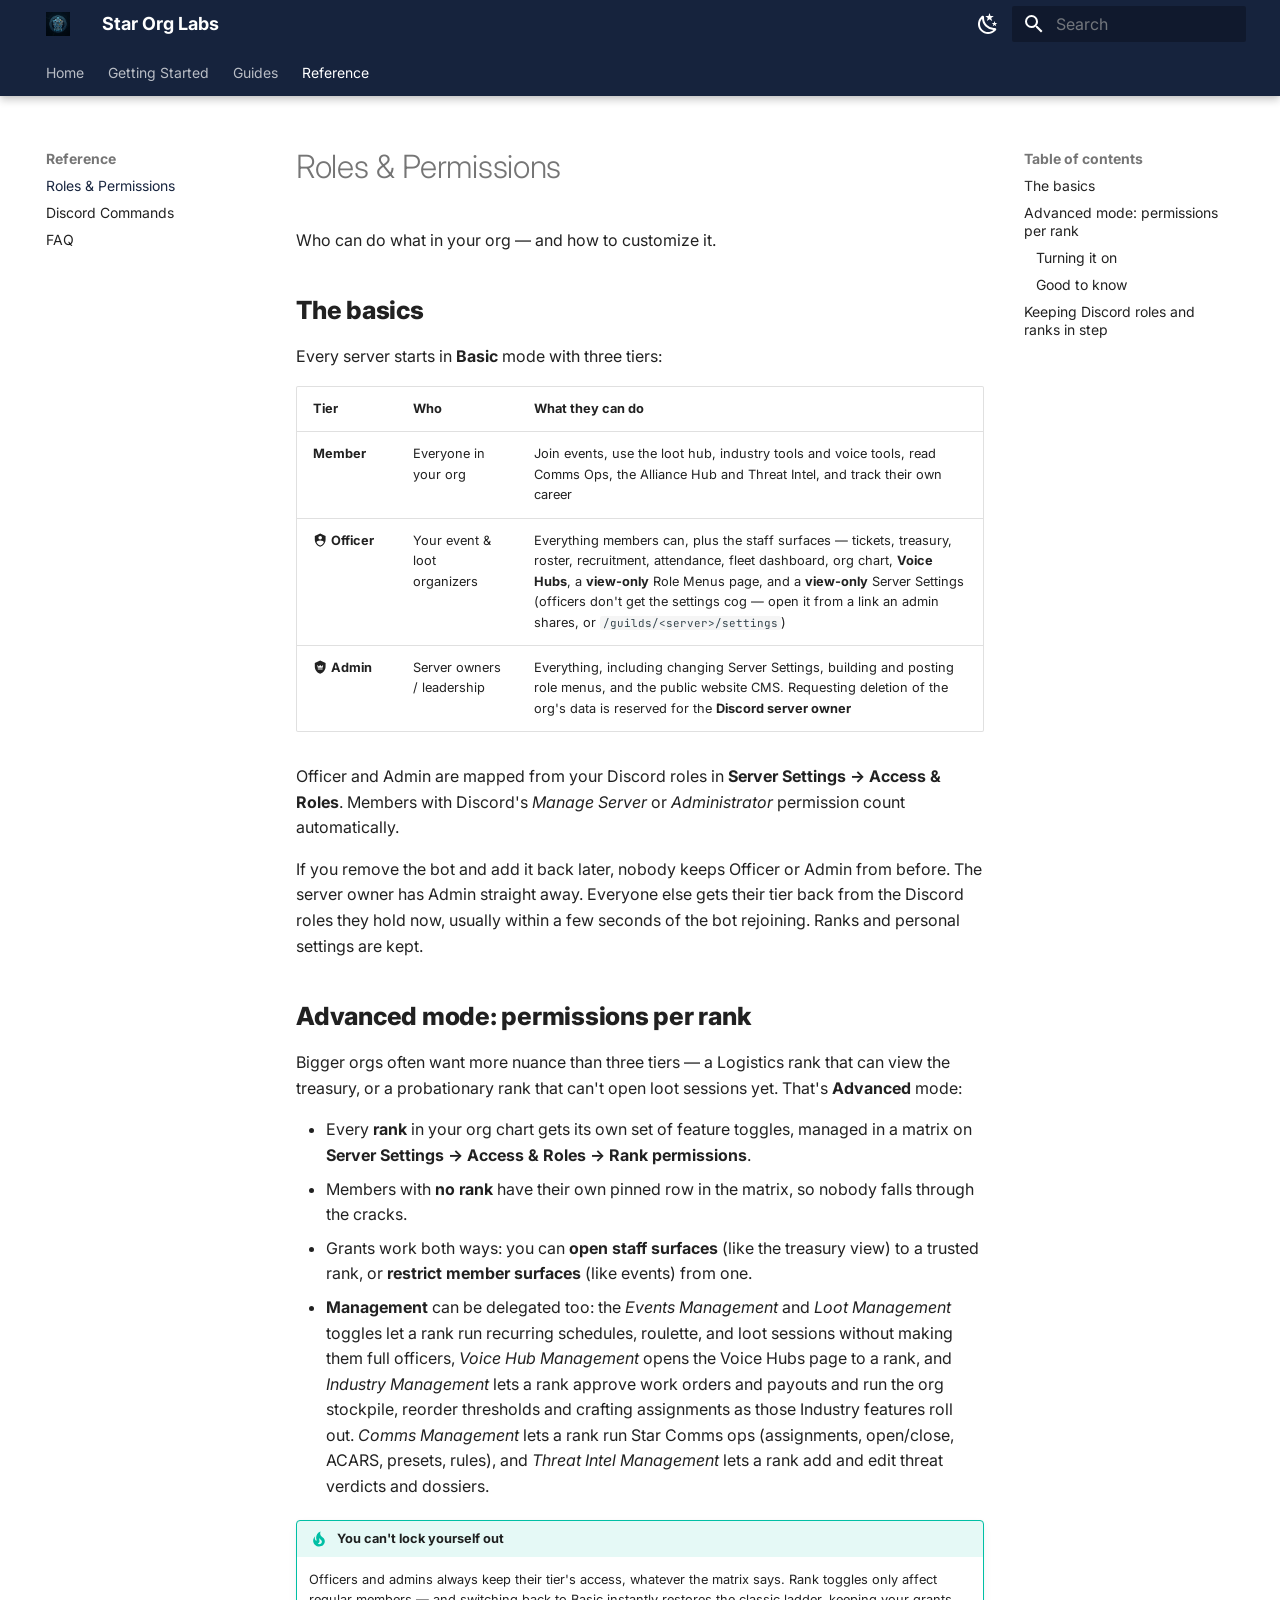
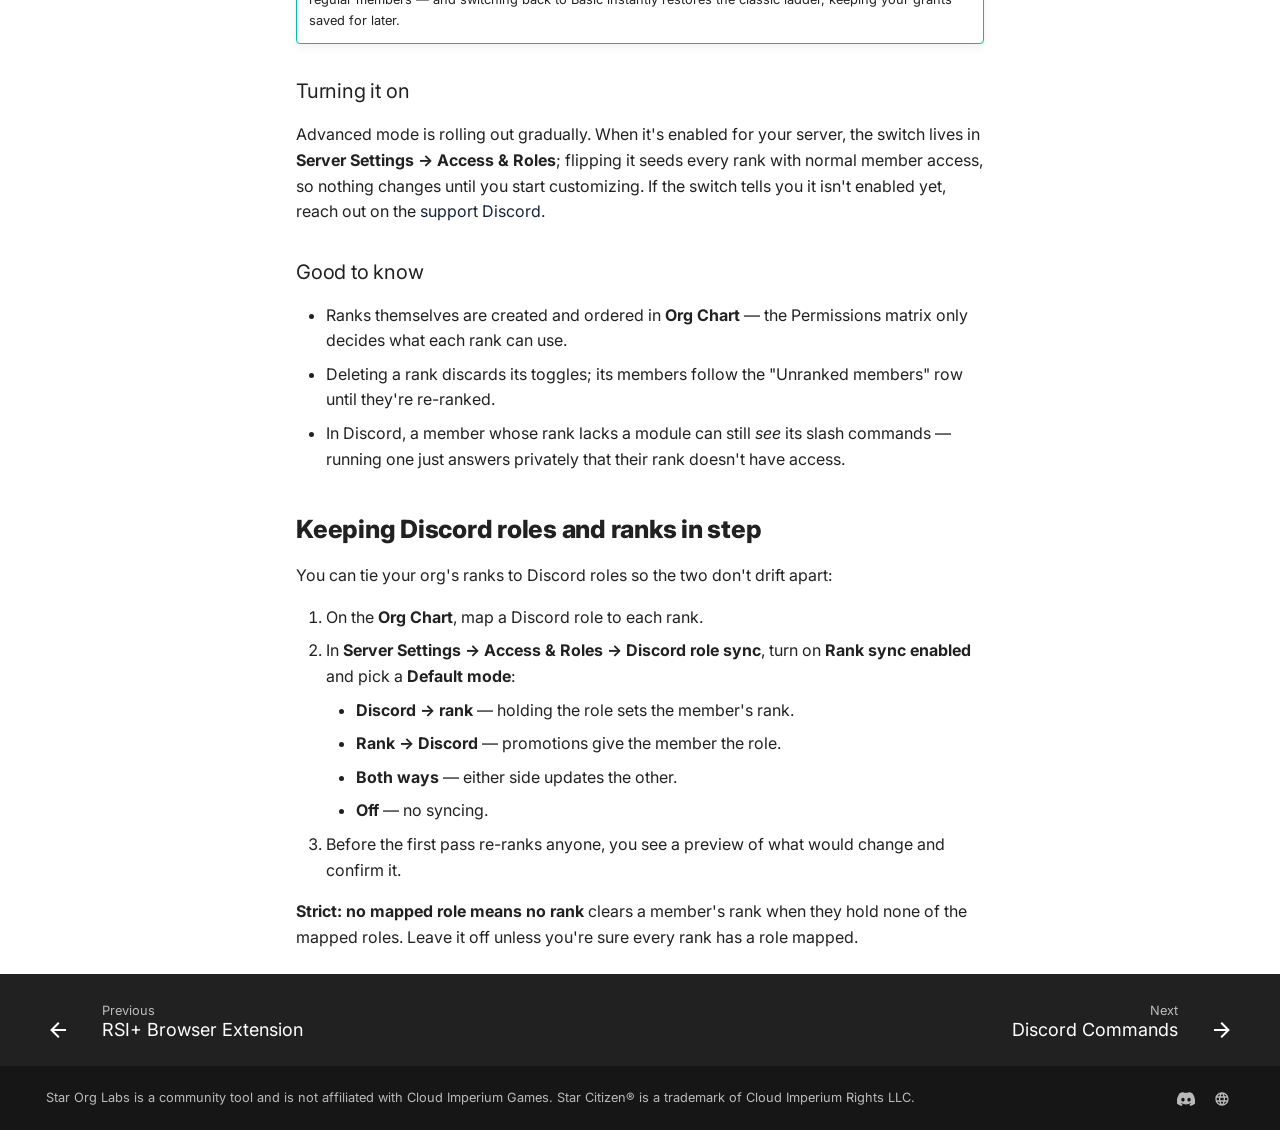
<file: permissions/index.html>
<!doctype html>
<html lang="en" class="no-js">
  <head>
    
      <meta charset="utf-8">
      <meta name="viewport" content="width=device-width,initial-scale=1">
      
        <meta name="description" content="Star Citizen org management — from Discord to a full web command center. Events, fleet, loot, mining, recruitment, and org ops in one place.">
      
      
        <meta name="author" content="Star Org Labs">
      
      
        <link rel="canonical" href="https://wiki.starorg.tools/permissions/">
      
      
        <link rel="prev" href="../guides/rsi-plus/">
      
      
        <link rel="next" href="../commands/">
      
      
        
      
      
      <link rel="icon" href="../assets/logo.png">
      <meta name="generator" content="mkdocs-1.6.1, mkdocs-material-9.8.0">
    
    
      
        <title>Roles & Permissions - Star Org Labs</title>
      
    
    
      <link rel="stylesheet" href="../assets/stylesheets/main.57a0d79d.min.css">
      
        
        <link rel="stylesheet" href="../assets/stylesheets/palette.fb2fffe2.min.css">
      
      


    
    
      
    
    
      
        
        
        <link rel="preconnect" href="https://fonts.gstatic.com" crossorigin>
        <link rel="stylesheet" href="https://fonts.googleapis.com/css?family=Inter:300,300i,400,400i,700,700i%7CJetBrains+Mono:400,400i,700,700i&display=fallback">
        <style>:root{--md-text-font:"Inter";--md-code-font:"JetBrains Mono"}</style>
      
    
    
      <link rel="stylesheet" href="../stylesheets/extra.css">
    
    <script>__md_scope=new URL("..",location),__md_hash=e=>[...e].reduce(((e,_)=>(e<<5)-e+_.charCodeAt(0)),0),__md_get=(e,_=localStorage,t=__md_scope)=>JSON.parse(_.getItem(t.pathname+"."+e)),__md_set=(e,_,t=localStorage,a=__md_scope)=>{try{t.setItem(a.pathname+"."+e,JSON.stringify(_))}catch(e){}}</script>
    
      

    
    
  </head>
  
  
    
    
      
    
    
    
    
    <body dir="ltr" data-md-color-scheme="slate" data-md-color-primary="custom" data-md-color-accent="custom">
  
    
    <input class="md-toggle" data-md-toggle="drawer" type="checkbox" id="__drawer" autocomplete="off">
    <input class="md-toggle" data-md-toggle="search" type="checkbox" id="__search" autocomplete="off">
    <label class="md-overlay" for="__drawer"></label>
    <div data-md-component="skip">
      
        
        <a href="#roles-permissions" class="md-skip">
          Skip to content
        </a>
      
    </div>
    <div data-md-component="announce">
      
    </div>
    
    
      

  

<header class="md-header md-header--shadow md-header--lifted" data-md-component="header">
  <nav class="md-header__inner md-grid" aria-label="Header">
    <a href=".." title="Star Org Labs" class="md-header__button md-logo" aria-label="Star Org Labs" data-md-component="logo">
      
  <img src="../assets/logo.png" alt="logo">

    </a>
    <label class="md-header__button md-icon" for="__drawer">
      
      <svg xmlns="http://www.w3.org/2000/svg" viewBox="0 0 24 24"><path d="M3 6h18v2H3zm0 5h18v2H3zm0 5h18v2H3z"/></svg>
    </label>
    <div class="md-header__title" data-md-component="header-title">
      <div class="md-header__ellipsis">
        <div class="md-header__topic">
          <span class="md-ellipsis">
            Star Org Labs
          </span>
        </div>
        <div class="md-header__topic" data-md-component="header-topic">
          <span class="md-ellipsis">
            
              Roles & Permissions
            
          </span>
        </div>
      </div>
    </div>
    
      
        <form class="md-header__option" data-md-component="palette">
  
    
    
    
    <input class="md-option" data-md-color-media="(prefers-color-scheme: dark)" data-md-color-scheme="slate" data-md-color-primary="custom" data-md-color-accent="custom"  aria-label="Switch to light mode"  type="radio" name="__palette" id="__palette_0">
    
      <label class="md-header__button md-icon" title="Switch to light mode" for="__palette_1" hidden>
        <svg xmlns="http://www.w3.org/2000/svg" viewBox="0 0 24 24"><path d="M12 7a5 5 0 0 1 5 5 5 5 0 0 1-5 5 5 5 0 0 1-5-5 5 5 0 0 1 5-5m0 2a3 3 0 0 0-3 3 3 3 0 0 0 3 3 3 3 0 0 0 3-3 3 3 0 0 0-3-3m0-7 2.39 3.42C13.65 5.15 12.84 5 12 5s-1.65.15-2.39.42zM3.34 7l4.16-.35A7.2 7.2 0 0 0 5.94 8.5c-.44.74-.69 1.5-.83 2.29zm.02 10 1.76-3.77a7.131 7.131 0 0 0 2.38 4.14zM20.65 7l-1.77 3.79a7.02 7.02 0 0 0-2.38-4.15zm-.01 10-4.14.36c.59-.51 1.12-1.14 1.54-1.86.42-.73.69-1.5.83-2.29zM12 22l-2.41-3.44c.74.27 1.55.44 2.41.44.82 0 1.63-.17 2.37-.44z"/></svg>
      </label>
    
  
    
    
    
    <input class="md-option" data-md-color-media="(prefers-color-scheme: light)" data-md-color-scheme="default" data-md-color-primary="custom" data-md-color-accent="custom"  aria-label="Switch to dark mode"  type="radio" name="__palette" id="__palette_1">
    
      <label class="md-header__button md-icon" title="Switch to dark mode" for="__palette_0" hidden>
        <svg xmlns="http://www.w3.org/2000/svg" viewBox="0 0 24 24"><path d="m17.75 4.09-2.53 1.94.91 3.06-2.63-1.81-2.63 1.81.91-3.06-2.53-1.94L12.44 4l1.06-3 1.06 3zm3.5 6.91-1.64 1.25.59 1.98-1.7-1.17-1.7 1.17.59-1.98L15.75 11l2.06-.05L18.5 9l.69 1.95zm-2.28 4.95c.83-.08 1.72 1.1 1.19 1.85-.32.45-.66.87-1.08 1.27C15.17 23 8.84 23 4.94 19.07c-3.91-3.9-3.91-10.24 0-14.14.4-.4.82-.76 1.27-1.08.75-.53 1.93.36 1.85 1.19-.27 2.86.69 5.83 2.89 8.02a9.96 9.96 0 0 0 8.02 2.89m-1.64 2.02a12.08 12.08 0 0 1-7.8-3.47c-2.17-2.19-3.33-5-3.49-7.82-2.81 3.14-2.7 7.96.31 10.98 3.02 3.01 7.84 3.12 10.98.31"/></svg>
      </label>
    
  
</form>
      
    
    
      <script>var palette=__md_get("__palette");if(palette&&palette.color){if("(prefers-color-scheme)"===palette.color.media){var media=matchMedia("(prefers-color-scheme: light)"),input=document.querySelector(media.matches?"[data-md-color-media='(prefers-color-scheme: light)']":"[data-md-color-media='(prefers-color-scheme: dark)']");palette.color.media=input.getAttribute("data-md-color-media"),palette.color.scheme=input.getAttribute("data-md-color-scheme"),palette.color.primary=input.getAttribute("data-md-color-primary"),palette.color.accent=input.getAttribute("data-md-color-accent")}for(var[key,value]of Object.entries(palette.color))document.body.setAttribute("data-md-color-"+key,value)}</script>
    
    
    
      
      
        <label class="md-header__button md-icon" for="__search">
          
          <svg xmlns="http://www.w3.org/2000/svg" viewBox="0 0 24 24"><path d="M9.5 3A6.5 6.5 0 0 1 16 9.5c0 1.61-.59 3.09-1.56 4.23l.27.27h.79l5 5-1.5 1.5-5-5v-.79l-.27-.27A6.52 6.52 0 0 1 9.5 16 6.5 6.5 0 0 1 3 9.5 6.5 6.5 0 0 1 9.5 3m0 2C7 5 5 7 5 9.5S7 14 9.5 14 14 12 14 9.5 12 5 9.5 5"/></svg>
        </label>
        <div class="md-search" data-md-component="search" role="dialog">
  <label class="md-search__overlay" for="__search"></label>
  <div class="md-search__inner" role="search">
    <form class="md-search__form" name="search">
      <input type="text" class="md-search__input" name="query" aria-label="Search" placeholder="Search" autocapitalize="off" autocorrect="off" autocomplete="off" spellcheck="false" data-md-component="search-query" required>
      <label class="md-search__icon md-icon" for="__search">
        
        <svg xmlns="http://www.w3.org/2000/svg" viewBox="0 0 24 24"><path d="M9.5 3A6.5 6.5 0 0 1 16 9.5c0 1.61-.59 3.09-1.56 4.23l.27.27h.79l5 5-1.5 1.5-5-5v-.79l-.27-.27A6.52 6.52 0 0 1 9.5 16 6.5 6.5 0 0 1 3 9.5 6.5 6.5 0 0 1 9.5 3m0 2C7 5 5 7 5 9.5S7 14 9.5 14 14 12 14 9.5 12 5 9.5 5"/></svg>
        
        <svg xmlns="http://www.w3.org/2000/svg" viewBox="0 0 24 24"><path d="M20 11v2H8l5.5 5.5-1.42 1.42L4.16 12l7.92-7.92L13.5 5.5 8 11z"/></svg>
      </label>
      <nav class="md-search__options" aria-label="Search">
        
          <a href="javascript:void(0)" class="md-search__icon md-icon" title="Share" aria-label="Share" data-clipboard data-clipboard-text="" data-md-component="search-share" tabindex="-1">
            
            <svg xmlns="http://www.w3.org/2000/svg" viewBox="0 0 24 24"><path d="M18 16.08c-.76 0-1.44.3-1.96.77L8.91 12.7c.05-.23.09-.46.09-.7s-.04-.47-.09-.7l7.05-4.11c.54.5 1.25.81 2.04.81a3 3 0 0 0 3-3 3 3 0 0 0-3-3 3 3 0 0 0-3 3c0 .24.04.47.09.7L8.04 9.81C7.5 9.31 6.79 9 6 9a3 3 0 0 0-3 3 3 3 0 0 0 3 3c.79 0 1.5-.31 2.04-.81l7.12 4.15c-.05.21-.08.43-.08.66 0 1.61 1.31 2.91 2.92 2.91s2.92-1.3 2.92-2.91A2.92 2.92 0 0 0 18 16.08"/></svg>
          </a>
        
        <button type="reset" class="md-search__icon md-icon" title="Clear" aria-label="Clear" tabindex="-1">
          
          <svg xmlns="http://www.w3.org/2000/svg" viewBox="0 0 24 24"><path d="M19 6.41 17.59 5 12 10.59 6.41 5 5 6.41 10.59 12 5 17.59 6.41 19 12 13.41 17.59 19 19 17.59 13.41 12z"/></svg>
        </button>
      </nav>
      
        <div class="md-search__suggest" data-md-component="search-suggest"></div>
      
    </form>
    <div class="md-search__output">
      <div class="md-search__scrollwrap" tabindex="0" data-md-scrollfix>
        <div class="md-search-result" data-md-component="search-result">
          <div class="md-search-result__meta">
            Initializing search
          </div>
          <ol class="md-search-result__list" role="presentation"></ol>
        </div>
      </div>
    </div>
  </div>
</div>
      
    
    
  </nav>
  
    
      
<nav class="md-tabs" aria-label="Tabs" data-md-component="tabs">
  <div class="md-grid">
    <ul class="md-tabs__list">
      
        
  
  
  
  
    <li class="md-tabs__item">
      <a href=".." class="md-tabs__link">
        
  
  
    
  
  Home

      </a>
    </li>
  

      
        
  
  
  
  
    <li class="md-tabs__item">
      <a href="../getting-started/" class="md-tabs__link">
        
  
  
    
  
  Getting Started

      </a>
    </li>
  

      
        
  
  
  
  
    
    
      <li class="md-tabs__item">
        <a href="../guides/events/" class="md-tabs__link">
          
  
  
  Guides

        </a>
      </li>
    
  

      
        
  
  
  
    
  
  
    
    
      <li class="md-tabs__item md-tabs__item--active">
        <a href="./" class="md-tabs__link">
          
  
  
  Reference

        </a>
      </li>
    
  

      
    </ul>
  </div>
</nav>
    
  
</header>
    
    <div class="md-container" data-md-component="container">
      
      
        
      
      <main class="md-main" data-md-component="main">
        <div class="md-main__inner md-grid">
          
            
              
              <div class="md-sidebar md-sidebar--primary" data-md-component="sidebar" data-md-type="navigation" >
                <div class="md-sidebar__scrollwrap">
                  <div class="md-sidebar__inner">
                    


  


<nav class="md-nav md-nav--primary md-nav--lifted" aria-label="Navigation" data-md-level="0">
  <label class="md-nav__title" for="__drawer">
    <a href=".." title="Star Org Labs" class="md-nav__button md-logo" aria-label="Star Org Labs" data-md-component="logo">
      
  <img src="../assets/logo.png" alt="logo">

    </a>
    Star Org Labs
  </label>
  
  <ul class="md-nav__list" data-md-scrollfix>
    
      
      
  
  
  
  
    <li class="md-nav__item">
      <a href=".." class="md-nav__link">
        
  
  
  <span class="md-ellipsis">
    
  
    Home
  

    
  </span>
  
  

      </a>
    </li>
  

    
      
      
  
  
  
  
    <li class="md-nav__item">
      <a href="../getting-started/" class="md-nav__link">
        
  
  
  <span class="md-ellipsis">
    
  
    Getting Started
  

    
  </span>
  
  

      </a>
    </li>
  

    
      
      
  
  
  
  
    
    
    
    
      
      
        
      
    
    
    <li class="md-nav__item md-nav__item--nested">
      
        
        
        <input class="md-nav__toggle md-toggle " type="checkbox" id="__nav_3" >
        
          
          <label class="md-nav__link" for="__nav_3" id="__nav_3_label" tabindex="0">
            
  
  
  <span class="md-ellipsis">
    
  
    Guides
  

    
  </span>
  
  

            <span class="md-nav__icon md-icon"></span>
          </label>
        
        <nav class="md-nav" data-md-level="1" aria-labelledby="__nav_3_label" aria-expanded="false">
          <label class="md-nav__title" for="__nav_3">
            <span class="md-nav__icon md-icon"></span>
            
  
    Guides
  

          </label>
          <ul class="md-nav__list" data-md-scrollfix>
            
              
                
  
  
  
  
    <li class="md-nav__item">
      <a href="../guides/events/" class="md-nav__link">
        
  
  
  <span class="md-ellipsis">
    
  
    Events & Ops
  

    
  </span>
  
  

      </a>
    </li>
  

              
            
              
                
  
  
  
  
    <li class="md-nav__item">
      <a href="../guides/templates-and-recurring/" class="md-nav__link">
        
  
  
  <span class="md-ellipsis">
    
  
    Templates & Recurring Ops
  

    
  </span>
  
  

      </a>
    </li>
  

              
            
              
                
  
  
  
  
    <li class="md-nav__item">
      <a href="../guides/loot/" class="md-nav__link">
        
  
  
  <span class="md-ellipsis">
    
  
    Loot Hub
  

    
  </span>
  
  

      </a>
    </li>
  

              
            
              
                
  
  
  
  
    <li class="md-nav__item">
      <a href="../guides/fleet/" class="md-nav__link">
        
  
  
  <span class="md-ellipsis">
    
  
    Fleet & Hangar
  

    
  </span>
  
  

      </a>
    </li>
  

              
            
              
                
  
  
  
  
    <li class="md-nav__item">
      <a href="../guides/voice/" class="md-nav__link">
        
  
  
  <span class="md-ellipsis">
    
  
    Voice Channels
  

    
  </span>
  
  

      </a>
    </li>
  

              
            
              
                
  
  
  
  
    <li class="md-nav__item">
      <a href="../guides/comms-ops/" class="md-nav__link">
        
  
  
  <span class="md-ellipsis">
    
  
    Comms Ops Panel
  

    
  </span>
  
  

      </a>
    </li>
  

              
            
              
                
  
  
  
  
    <li class="md-nav__item">
      <a href="../guides/org-command/" class="md-nav__link">
        
  
  
  <span class="md-ellipsis">
    
  
    Org Command
  

    
  </span>
  
  

      </a>
    </li>
  

              
            
              
                
  
  
  
  
    <li class="md-nav__item">
      <a href="../guides/industrial/" class="md-nav__link">
        
  
  
  <span class="md-ellipsis">
    
  
    Industrial
  

    
  </span>
  
  

      </a>
    </li>
  

              
            
              
                
  
  
  
  
    <li class="md-nav__item">
      <a href="../guides/rsi-plus/" class="md-nav__link">
        
  
  
  <span class="md-ellipsis">
    
  
    RSI+ Browser Extension
  

    
  </span>
  
  

      </a>
    </li>
  

              
            
          </ul>
        </nav>
      
    </li>
  

    
      
      
  
  
    
  
  
  
    
    
    
    
      
        
        
      
      
        
      
    
    
    <li class="md-nav__item md-nav__item--active md-nav__item--section md-nav__item--nested">
      
        
        
        <input class="md-nav__toggle md-toggle " type="checkbox" id="__nav_4" checked>
        
          
          <label class="md-nav__link" for="__nav_4" id="__nav_4_label" tabindex="">
            
  
  
  <span class="md-ellipsis">
    
  
    Reference
  

    
  </span>
  
  

            <span class="md-nav__icon md-icon"></span>
          </label>
        
        <nav class="md-nav" data-md-level="1" aria-labelledby="__nav_4_label" aria-expanded="true">
          <label class="md-nav__title" for="__nav_4">
            <span class="md-nav__icon md-icon"></span>
            
  
    Reference
  

          </label>
          <ul class="md-nav__list" data-md-scrollfix>
            
              
                
  
  
    
  
  
  
    <li class="md-nav__item md-nav__item--active">
      
      <input class="md-nav__toggle md-toggle" type="checkbox" id="__toc">
      
      
        
      
      
        <label class="md-nav__link md-nav__link--active" for="__toc">
          
  
  
  <span class="md-ellipsis">
    
  
    Roles & Permissions
  

    
  </span>
  
  

          <span class="md-nav__icon md-icon"></span>
        </label>
      
      <a href="./" class="md-nav__link md-nav__link--active">
        
  
  
  <span class="md-ellipsis">
    
  
    Roles & Permissions
  

    
  </span>
  
  

      </a>
      
        

<nav class="md-nav md-nav--secondary" aria-label="Table of contents">
  
  
  
    
  
  
    <label class="md-nav__title" for="__toc">
      <span class="md-nav__icon md-icon"></span>
      Table of contents
    </label>
    <ul class="md-nav__list" data-md-component="toc" data-md-scrollfix>
      
        <li class="md-nav__item">
  <a href="#the-basics" class="md-nav__link">
    <span class="md-ellipsis">
      
        The basics
      
    </span>
  </a>
  
</li>
      
        <li class="md-nav__item">
  <a href="#advanced-mode-permissions-per-rank" class="md-nav__link">
    <span class="md-ellipsis">
      
        Advanced mode: permissions per rank
      
    </span>
  </a>
  
    <nav class="md-nav" aria-label="Advanced mode: permissions per rank">
      <ul class="md-nav__list">
        
          <li class="md-nav__item">
  <a href="#turning-it-on" class="md-nav__link">
    <span class="md-ellipsis">
      
        Turning it on
      
    </span>
  </a>
  
</li>
        
          <li class="md-nav__item">
  <a href="#good-to-know" class="md-nav__link">
    <span class="md-ellipsis">
      
        Good to know
      
    </span>
  </a>
  
</li>
        
      </ul>
    </nav>
  
</li>
      
        <li class="md-nav__item">
  <a href="#keeping-discord-roles-and-ranks-in-step" class="md-nav__link">
    <span class="md-ellipsis">
      
        Keeping Discord roles and ranks in step
      
    </span>
  </a>
  
</li>
      
    </ul>
  
</nav>
      
    </li>
  

              
            
              
                
  
  
  
  
    <li class="md-nav__item">
      <a href="../commands/" class="md-nav__link">
        
  
  
  <span class="md-ellipsis">
    
  
    Discord Commands
  

    
  </span>
  
  

      </a>
    </li>
  

              
            
              
                
  
  
  
  
    <li class="md-nav__item">
      <a href="../faq/" class="md-nav__link">
        
  
  
  <span class="md-ellipsis">
    
  
    FAQ
  

    
  </span>
  
  

      </a>
    </li>
  

              
            
          </ul>
        </nav>
      
    </li>
  

    
  </ul>
</nav>
                  </div>
                </div>
              </div>
            
            
              
              <div class="md-sidebar md-sidebar--secondary" data-md-component="sidebar" data-md-type="toc" >
                <div class="md-sidebar__scrollwrap">
                  <div class="md-sidebar__inner">
                    

<nav class="md-nav md-nav--secondary" aria-label="Table of contents">
  
  
  
    
  
  
    <label class="md-nav__title" for="__toc">
      <span class="md-nav__icon md-icon"></span>
      Table of contents
    </label>
    <ul class="md-nav__list" data-md-component="toc" data-md-scrollfix>
      
        <li class="md-nav__item">
  <a href="#the-basics" class="md-nav__link">
    <span class="md-ellipsis">
      
        The basics
      
    </span>
  </a>
  
</li>
      
        <li class="md-nav__item">
  <a href="#advanced-mode-permissions-per-rank" class="md-nav__link">
    <span class="md-ellipsis">
      
        Advanced mode: permissions per rank
      
    </span>
  </a>
  
    <nav class="md-nav" aria-label="Advanced mode: permissions per rank">
      <ul class="md-nav__list">
        
          <li class="md-nav__item">
  <a href="#turning-it-on" class="md-nav__link">
    <span class="md-ellipsis">
      
        Turning it on
      
    </span>
  </a>
  
</li>
        
          <li class="md-nav__item">
  <a href="#good-to-know" class="md-nav__link">
    <span class="md-ellipsis">
      
        Good to know
      
    </span>
  </a>
  
</li>
        
      </ul>
    </nav>
  
</li>
      
        <li class="md-nav__item">
  <a href="#keeping-discord-roles-and-ranks-in-step" class="md-nav__link">
    <span class="md-ellipsis">
      
        Keeping Discord roles and ranks in step
      
    </span>
  </a>
  
</li>
      
    </ul>
  
</nav>
                  </div>
                </div>
              </div>
            
          
          
            <div class="md-content" data-md-component="content">
              
              <article class="md-content__inner md-typeset">
                
                  



<h1 id="roles-permissions">Roles &amp; Permissions<a class="headerlink" href="#roles-permissions" title="Permanent link">&para;</a></h1>
<p>Who can do what in your org — and how to customize it.</p>
<h2 id="the-basics">The basics<a class="headerlink" href="#the-basics" title="Permanent link">&para;</a></h2>
<p>Every server starts in <strong>Basic</strong> mode with three tiers:</p>
<table>
<thead>
<tr>
<th>Tier</th>
<th>Who</th>
<th>What they can do</th>
</tr>
</thead>
<tbody>
<tr>
<td><strong>Member</strong></td>
<td>Everyone in your org</td>
<td>Join events, use the loot hub, industry tools and voice tools, read Comms Ops, the Alliance Hub and Threat Intel, and track their own career</td>
</tr>
<tr>
<td><span class="twemoji"><svg xmlns="http://www.w3.org/2000/svg" viewBox="0 0 24 24"><path d="M12 1 3 5v6c0 5.55 3.84 10.74 9 12 5.16-1.26 9-6.45 9-12V5zm0 4a3 3 0 0 1 3 3 3 3 0 0 1-3 3 3 3 0 0 1-3-3 3 3 0 0 1 3-3m5.13 12A9.7 9.7 0 0 1 12 20.92 9.7 9.7 0 0 1 6.87 17c-.34-.5-.63-1-.87-1.53 0-1.65 2.71-3 6-3s6 1.32 6 3c-.24.53-.53 1.03-.87 1.53"/></svg></span> <strong>Officer</strong></td>
<td>Your event &amp; loot organizers</td>
<td>Everything members can, plus the staff surfaces — tickets, treasury, roster, recruitment, attendance, fleet dashboard, org chart, <strong>Voice Hubs</strong>, a <strong>view-only</strong> Role Menus page, and a <strong>view-only</strong> Server Settings (officers don't get the settings cog — open it from a link an admin shares, or <code>/guilds/&lt;server&gt;/settings</code>)</td>
</tr>
<tr>
<td><span class="twemoji"><svg xmlns="http://www.w3.org/2000/svg" viewBox="0 0 24 24"><path d="m12 1 9 4v6c0 5.55-3.84 10.74-9 12-5.16-1.26-9-6.45-9-12V5zm4 13H8v1.5c0 .27.19.46.47.5h6.96c.31 0 .52-.16.57-.41V14m1-6-2.67 2.67L12 8.34l-2.33 2.33L7 8l1 5h8z"/></svg></span> <strong>Admin</strong></td>
<td>Server owners / leadership</td>
<td>Everything, including changing Server Settings, building and posting role menus, and the public website CMS. Requesting deletion of the org's data is reserved for the <strong>Discord server owner</strong></td>
</tr>
</tbody>
</table>
<p>Officer and Admin are mapped from your Discord roles in <strong>Server Settings → Access &amp; Roles</strong>. Members with Discord's <em>Manage Server</em> or <em>Administrator</em> permission count automatically.</p>
<p>If you remove the bot and add it back later, nobody keeps Officer or Admin from before. The server owner has Admin straight away. Everyone else gets their tier back from the Discord roles they hold now, usually within a few seconds of the bot rejoining. Ranks and personal settings are kept.</p>
<h2 id="advanced-mode-permissions-per-rank">Advanced mode: permissions per rank<a class="headerlink" href="#advanced-mode-permissions-per-rank" title="Permanent link">&para;</a></h2>
<p>Bigger orgs often want more nuance than three tiers — a Logistics rank that can view the treasury, or a probationary rank that can't open loot sessions yet. That's <strong>Advanced</strong> mode:</p>
<ul>
<li>Every <strong>rank</strong> in your org chart gets its own set of feature toggles, managed in a matrix on <strong>Server Settings → Access &amp; Roles → Rank permissions</strong>.</li>
<li>Members with <strong>no rank</strong> have their own pinned row in the matrix, so nobody falls through the cracks.</li>
<li>Grants work both ways: you can <strong>open staff surfaces</strong> (like the treasury view) to a trusted rank, or <strong>restrict member surfaces</strong> (like events) from one.</li>
<li><strong>Management</strong> can be delegated too: the <em>Events Management</em> and <em>Loot Management</em> toggles let a rank run recurring schedules, roulette, and loot sessions without making them full officers, <em>Voice Hub Management</em> opens the Voice Hubs page to a rank, and <em>Industry Management</em> lets a rank approve work orders and payouts and run the org stockpile, reorder thresholds and crafting assignments as those Industry features roll out. <em>Comms Management</em> lets a rank run Star Comms ops (assignments, open/close, ACARS, presets, rules), and <em>Threat Intel Management</em> lets a rank add and edit threat verdicts and dossiers.</li>
</ul>
<div class="admonition tip">
<p class="admonition-title">You can't lock yourself out</p>
<p>Officers and admins always keep their tier's access, whatever the matrix says. Rank toggles only affect regular members — and switching back to Basic instantly restores the classic ladder, keeping your grants saved for later.</p>
</div>
<h3 id="turning-it-on">Turning it on<a class="headerlink" href="#turning-it-on" title="Permanent link">&para;</a></h3>
<p>Advanced mode is rolling out gradually. When it's enabled for your server, the switch lives in <strong>Server Settings → Access &amp; Roles</strong>; flipping it seeds every rank with normal member access, so nothing changes until you start customizing. If the switch tells you it isn't enabled yet, reach out on the <a href="https://discord.gg/BtJST8Hj7E">support Discord</a>.</p>
<h3 id="good-to-know">Good to know<a class="headerlink" href="#good-to-know" title="Permanent link">&para;</a></h3>
<ul>
<li>Ranks themselves are created and ordered in <strong>Org Chart</strong> — the Permissions matrix only decides what each rank can use.</li>
<li>Deleting a rank discards its toggles; its members follow the "Unranked members" row until they're re-ranked.</li>
<li>In Discord, a member whose rank lacks a module can still <em>see</em> its slash commands — running one just answers privately that their rank doesn't have access.</li>
</ul>
<h2 id="keeping-discord-roles-and-ranks-in-step">Keeping Discord roles and ranks in step<a class="headerlink" href="#keeping-discord-roles-and-ranks-in-step" title="Permanent link">&para;</a></h2>
<p>You can tie your org's ranks to Discord roles so the two don't drift apart:</p>
<ol>
<li>On the <strong>Org Chart</strong>, map a Discord role to each rank.</li>
<li>In <strong>Server Settings → Access &amp; Roles → Discord role sync</strong>, turn on <strong>Rank sync enabled</strong>
   and pick a <strong>Default mode</strong>:<ul>
<li><strong>Discord → rank</strong> — holding the role sets the member's rank.</li>
<li><strong>Rank → Discord</strong> — promotions give the member the role.</li>
<li><strong>Both ways</strong> — either side updates the other.</li>
<li><strong>Off</strong> — no syncing.</li>
</ul>
</li>
<li>Before the first pass re-ranks anyone, you see a preview of what would change and confirm it.</li>
</ol>
<p><strong>Strict: no mapped role means no rank</strong> clears a member's rank when they hold none of the
mapped roles. Leave it off unless you're sure every rank has a role mapped.</p>







  
  






                
              </article>
            </div>
          
          
  <script>var tabs=__md_get("__tabs");if(Array.isArray(tabs))e:for(var set of document.querySelectorAll(".tabbed-set")){var labels=set.querySelector(".tabbed-labels");for(var tab of tabs)for(var label of labels.getElementsByTagName("label"))if(label.innerText.trim()===tab){var input=document.getElementById(label.htmlFor);input.checked=!0;continue e}}</script>

<script>var target=document.getElementById(location.hash.slice(1));target&&target.name&&(target.checked=target.name.startsWith("__tabbed_"))</script>
        </div>
        
          <button type="button" class="md-top md-icon" data-md-component="top" hidden>
  
  <svg xmlns="http://www.w3.org/2000/svg" viewBox="0 0 24 24"><path d="M13 20h-2V8l-5.5 5.5-1.42-1.42L12 4.16l7.92 7.92-1.42 1.42L13 8z"/></svg>
  Back to top
</button>
        
      </main>
      
        <footer class="md-footer">
  
    
      
      <nav class="md-footer__inner md-grid" aria-label="Footer" >
        
          
          <a href="../guides/rsi-plus/" class="md-footer__link md-footer__link--prev" aria-label="Previous: RSI+ Browser Extension">
            <div class="md-footer__button md-icon">
              
              <svg xmlns="http://www.w3.org/2000/svg" viewBox="0 0 24 24"><path d="M20 11v2H8l5.5 5.5-1.42 1.42L4.16 12l7.92-7.92L13.5 5.5 8 11z"/></svg>
            </div>
            <div class="md-footer__title">
              <span class="md-footer__direction">
                Previous
              </span>
              <div class="md-ellipsis">
                RSI+ Browser Extension
              </div>
            </div>
          </a>
        
        
          
          <a href="../commands/" class="md-footer__link md-footer__link--next" aria-label="Next: Discord Commands">
            <div class="md-footer__title">
              <span class="md-footer__direction">
                Next
              </span>
              <div class="md-ellipsis">
                Discord Commands
              </div>
            </div>
            <div class="md-footer__button md-icon">
              
              <svg xmlns="http://www.w3.org/2000/svg" viewBox="0 0 24 24"><path d="M4 11v2h12l-5.5 5.5 1.42 1.42L19.84 12l-7.92-7.92L10.5 5.5 16 11z"/></svg>
            </div>
          </a>
        
      </nav>
    
  
  <div class="md-footer-meta md-typeset">
    <div class="md-footer-meta__inner md-grid">
      <div class="md-copyright">
  
    <div class="md-copyright__highlight">
      Star Org Labs is a community tool and is not affiliated with Cloud Imperium Games. Star Citizen® is a trademark of Cloud Imperium Rights LLC.
    </div>
  
  
</div>
      
        
<div class="md-social">
  
    
    
    
    
    <a href="https://discord.gg/BtJST8Hj7E" target="_blank" rel="noopener" title="Star Org Labs Discord" class="md-social__link">
      <svg xmlns="http://www.w3.org/2000/svg" viewBox="0 0 576 512"><!--! Font Awesome Free 7.1.0 by @fontawesome - https://fontawesome.com License - https://fontawesome.com/license/free (Icons: CC BY 4.0, Fonts: SIL OFL 1.1, Code: MIT License) Copyright 2025 Fonticons, Inc.--><path d="M492.5 69.8c-.2-.3-.4-.6-.8-.7-38.1-17.5-78.4-30-119.7-37.1-.4-.1-.8 0-1.1.1s-.6.4-.8.8c-5.5 9.9-10.5 20.2-14.9 30.6-44.6-6.8-89.9-6.8-134.4 0-4.5-10.5-9.5-20.7-15.1-30.6-.2-.3-.5-.6-.8-.8s-.7-.2-1.1-.2C162.5 39 122.2 51.5 84.1 69c-.3.1-.6.4-.8.7C7.1 183.5-13.8 294.6-3.6 404.2c0 .3.1.5.2.8s.3.4.5.6c44.4 32.9 94 58 146.8 74.2.4.1.8.1 1.1 0s.7-.4.9-.7c11.3-15.4 21.4-31.8 30-48.8.1-.2.2-.5.2-.8s0-.5-.1-.8-.2-.5-.4-.6-.4-.3-.7-.4c-15.8-6.1-31.2-13.4-45.9-21.9-.3-.2-.5-.4-.7-.6s-.3-.6-.3-.9 0-.6.2-.9.3-.5.6-.7c3.1-2.3 6.2-4.7 9.1-7.1.3-.2.6-.4.9-.4s.7 0 1 .1c96.2 43.9 200.4 43.9 295.5 0 .3-.1.7-.2 1-.2s.7.2.9.4c2.9 2.4 6 4.9 9.1 7.2.2.2.4.4.6.7s.2.6.2.9-.1.6-.3.9-.4.5-.6.6c-14.7 8.6-30 15.9-45.9 21.8-.2.1-.5.2-.7.4s-.3.4-.4.7-.1.5-.1.8.1.5.2.8c8.8 17 18.8 33.3 30 48.8.2.3.6.6.9.7s.8.1 1.1 0c52.9-16.2 102.6-41.3 147.1-74.2.2-.2.4-.4.5-.6s.2-.5.2-.8c12.3-126.8-20.5-236.9-86.9-334.5zm-302 267.7c-29 0-52.8-26.6-52.8-59.2s23.4-59.2 52.8-59.2c29.7 0 53.3 26.8 52.8 59.2 0 32.7-23.4 59.2-52.8 59.2m195.4 0c-29 0-52.8-26.6-52.8-59.2s23.4-59.2 52.8-59.2c29.7 0 53.3 26.8 52.8 59.2 0 32.7-23.2 59.2-52.8 59.2"/></svg>
    </a>
  
    
    
    
    
    <a href="https://starorg.tools" target="_blank" rel="noopener" title="starorg.tools" class="md-social__link">
      <svg xmlns="http://www.w3.org/2000/svg" viewBox="0 0 24 24"><path d="M16.36 14c.08-.66.14-1.32.14-2s-.06-1.34-.14-2h3.38c.16.64.26 1.31.26 2s-.1 1.36-.26 2m-5.15 5.56c.6-1.11 1.06-2.31 1.38-3.56h2.95a8.03 8.03 0 0 1-4.33 3.56M14.34 14H9.66c-.1-.66-.16-1.32-.16-2s.06-1.35.16-2h4.68c.09.65.16 1.32.16 2s-.07 1.34-.16 2M12 19.96c-.83-1.2-1.5-2.53-1.91-3.96h3.82c-.41 1.43-1.08 2.76-1.91 3.96M8 8H5.08A7.92 7.92 0 0 1 9.4 4.44C8.8 5.55 8.35 6.75 8 8m-2.92 8H8c.35 1.25.8 2.45 1.4 3.56A8 8 0 0 1 5.08 16m-.82-2C4.1 13.36 4 12.69 4 12s.1-1.36.26-2h3.38c-.08.66-.14 1.32-.14 2s.06 1.34.14 2M12 4.03c.83 1.2 1.5 2.54 1.91 3.97h-3.82c.41-1.43 1.08-2.77 1.91-3.97M18.92 8h-2.95a15.7 15.7 0 0 0-1.38-3.56c1.84.63 3.37 1.9 4.33 3.56M12 2C6.47 2 2 6.5 2 12a10 10 0 0 0 10 10 10 10 0 0 0 10-10A10 10 0 0 0 12 2"/></svg>
    </a>
  
</div>
      
    </div>
  </div>
</footer>
      
    </div>
    <div class="md-dialog" data-md-component="dialog">
      <div class="md-dialog__inner md-typeset"></div>
    </div>
    
      <div class="md-progress" data-md-component="progress" role="progressbar"></div>
    
    
    
      
      
      <script id="__config" type="application/json">{"annotate": null, "base": "..", "features": ["navigation.tabs", "navigation.tabs.sticky", "navigation.top", "navigation.instant", "navigation.instant.progress", "navigation.footer", "navigation.sections", "search.suggest", "search.highlight", "search.share", "content.code.copy", "content.tabs.link", "toc.follow"], "search": "../assets/javascripts/workers/search.a7633da7.min.js", "tags": null, "translations": {"clipboard.copied": "Copied to clipboard", "clipboard.copy": "Copy to clipboard", "search.result.more.one": "1 more on this page", "search.result.more.other": "# more on this page", "search.result.none": "No matching documents", "search.result.one": "1 matching document", "search.result.other": "# matching documents", "search.result.placeholder": "Type to start searching", "search.result.term.missing": "Missing", "select.version": "Select version"}, "version": null}</script>
    
    
      <script src="../assets/javascripts/bundle.c21346df.min.js"></script>
      
    
  </body>
</html>
</file>
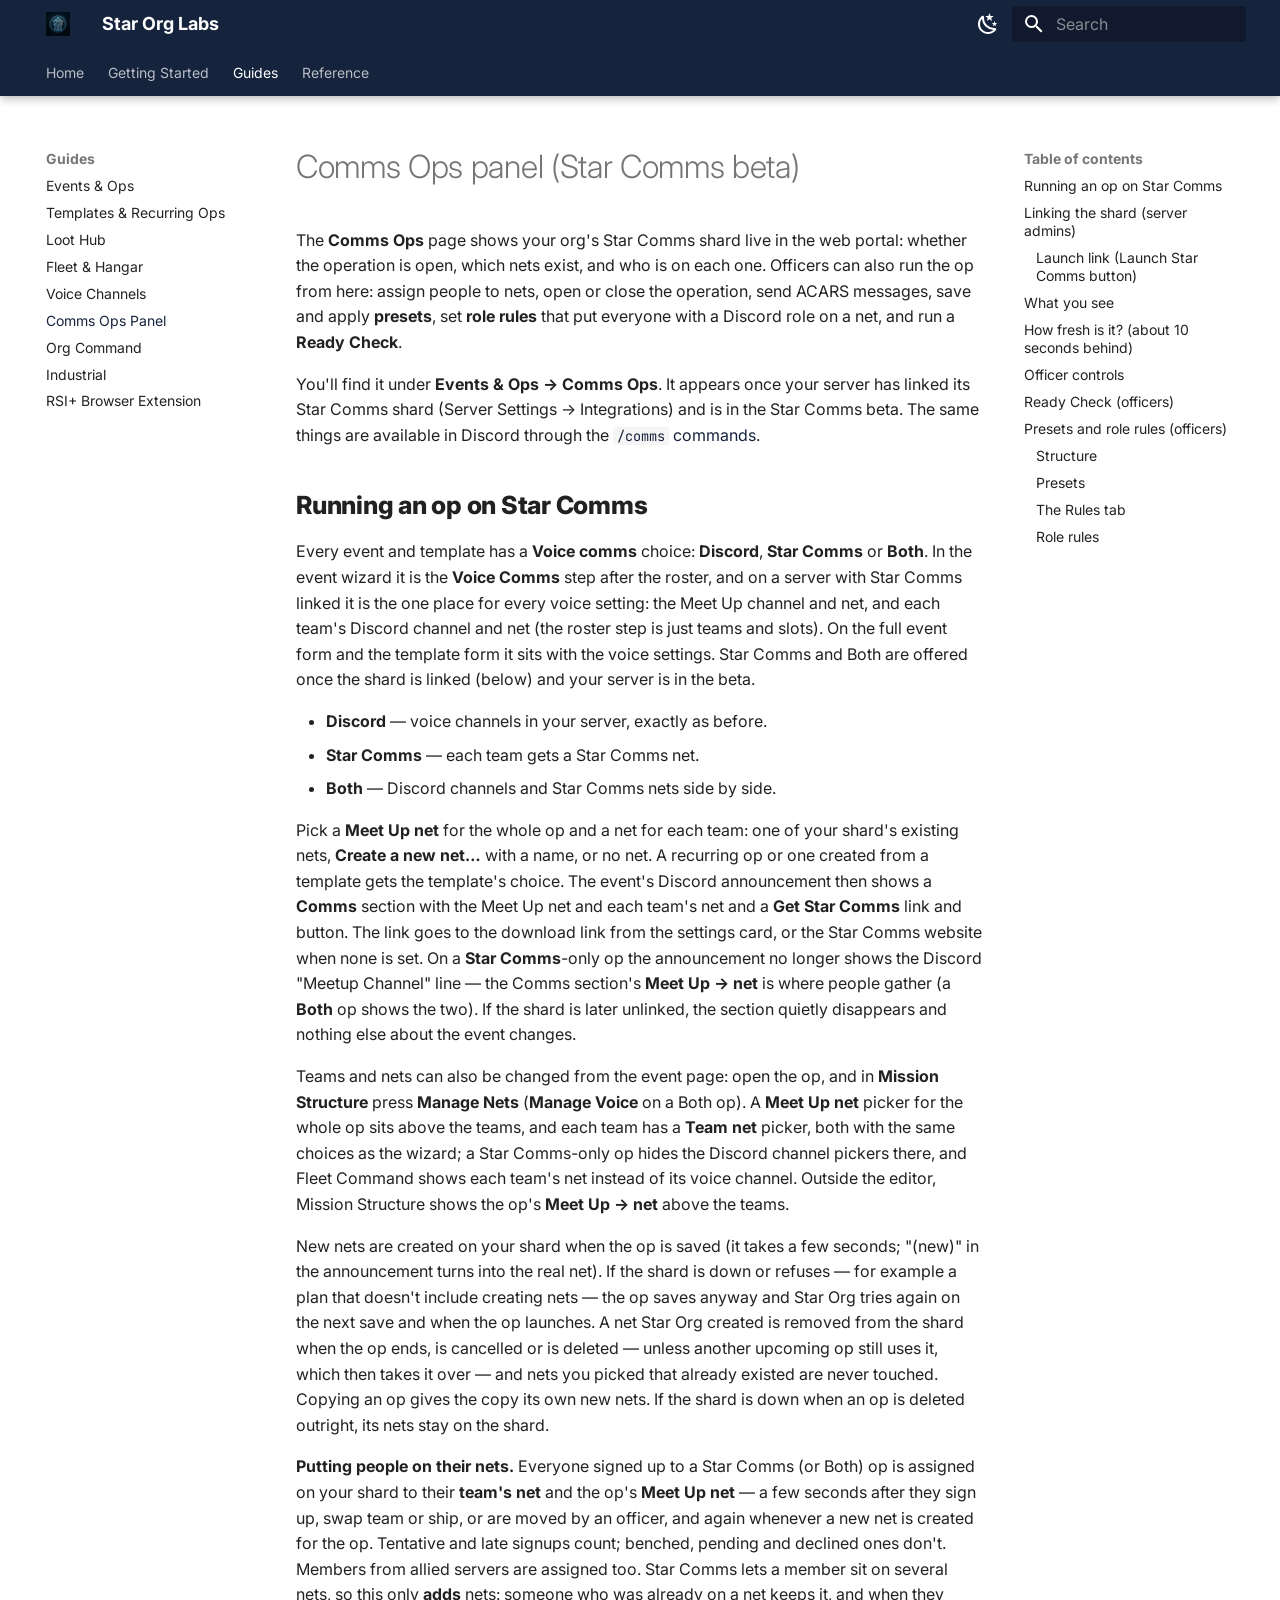
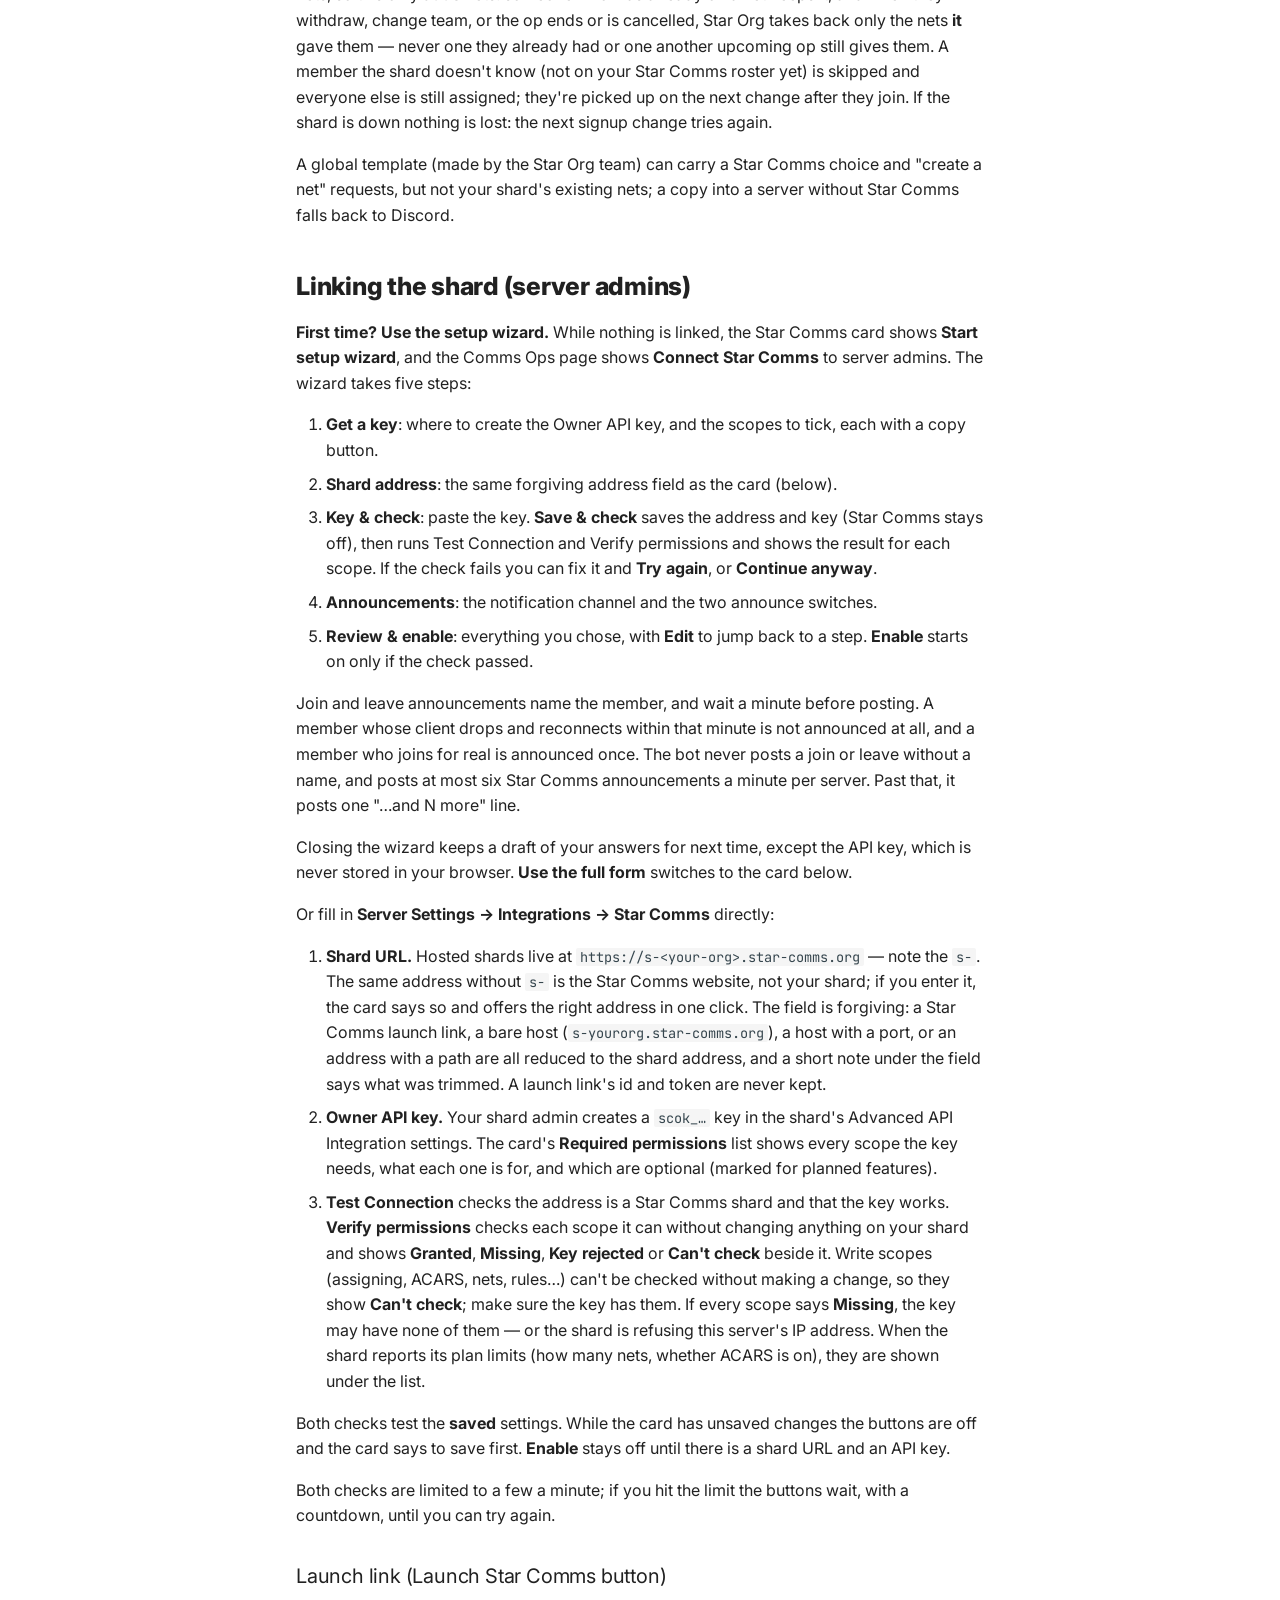
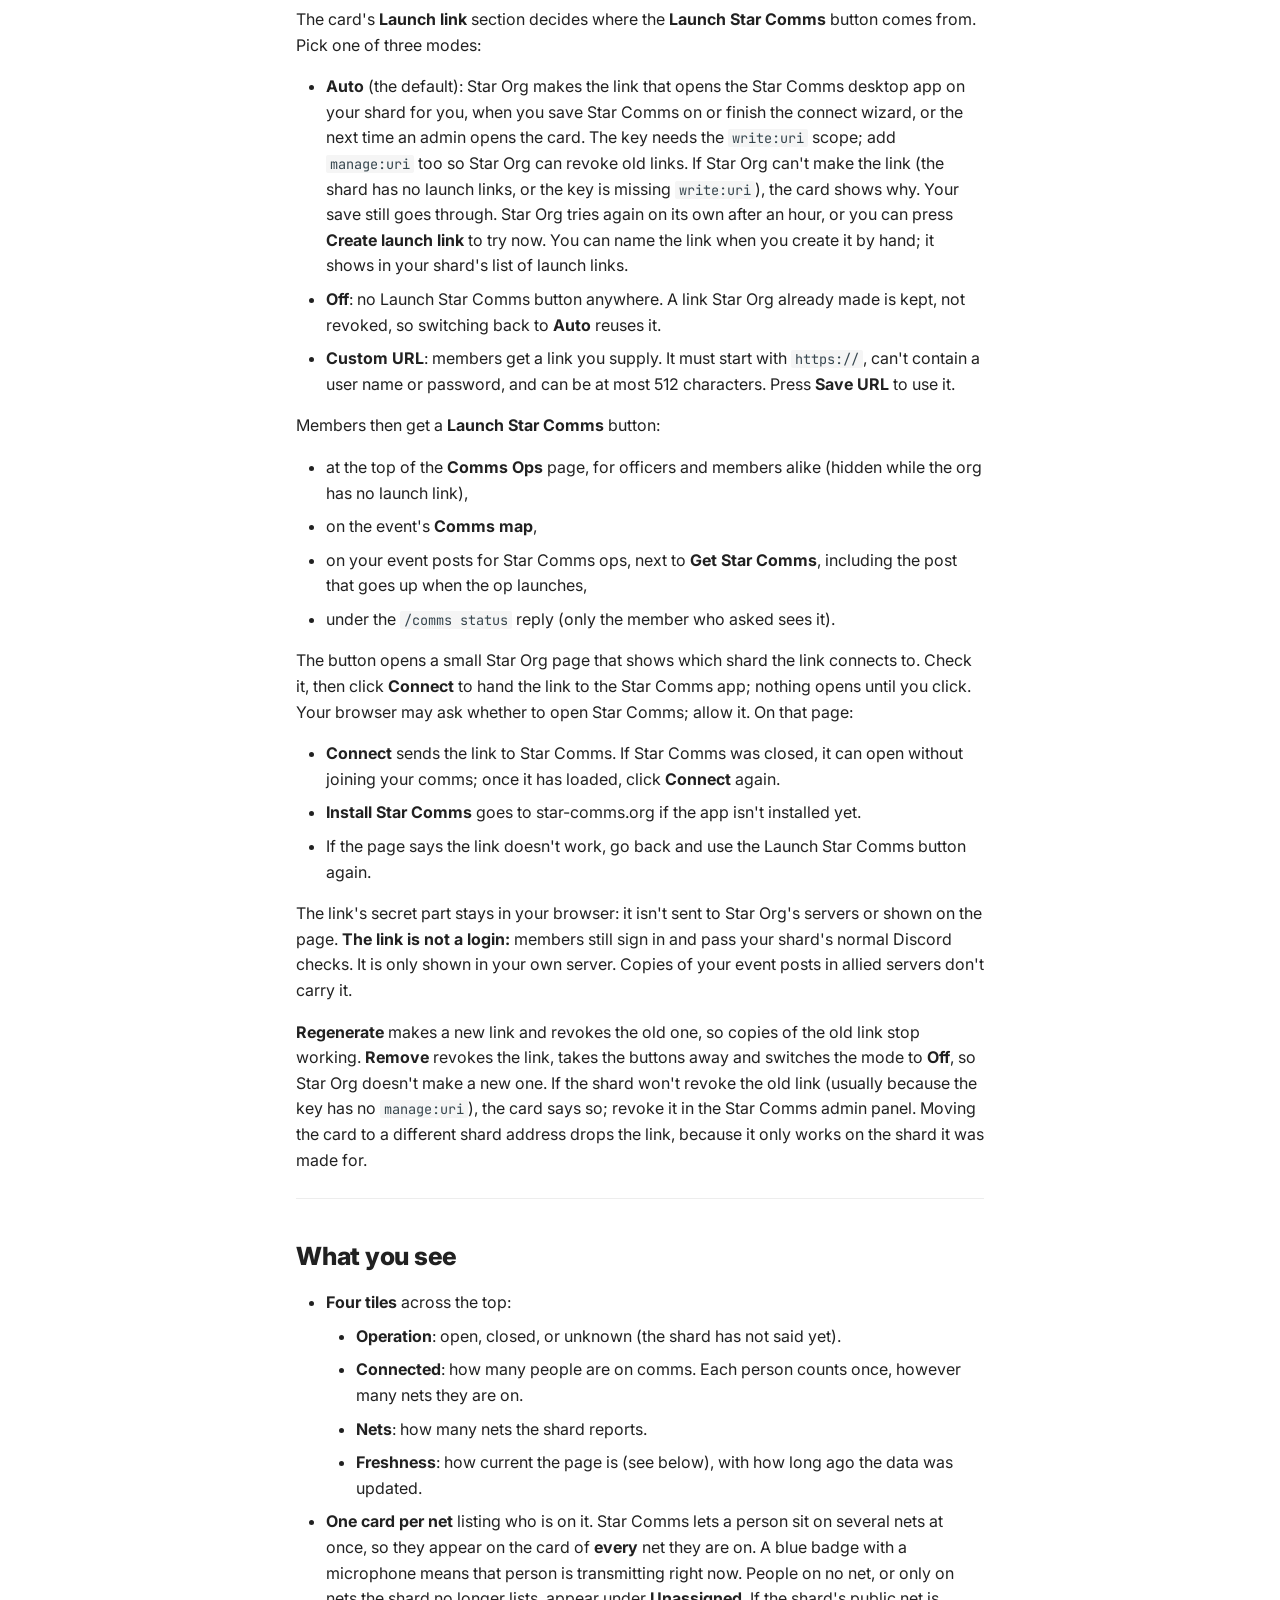
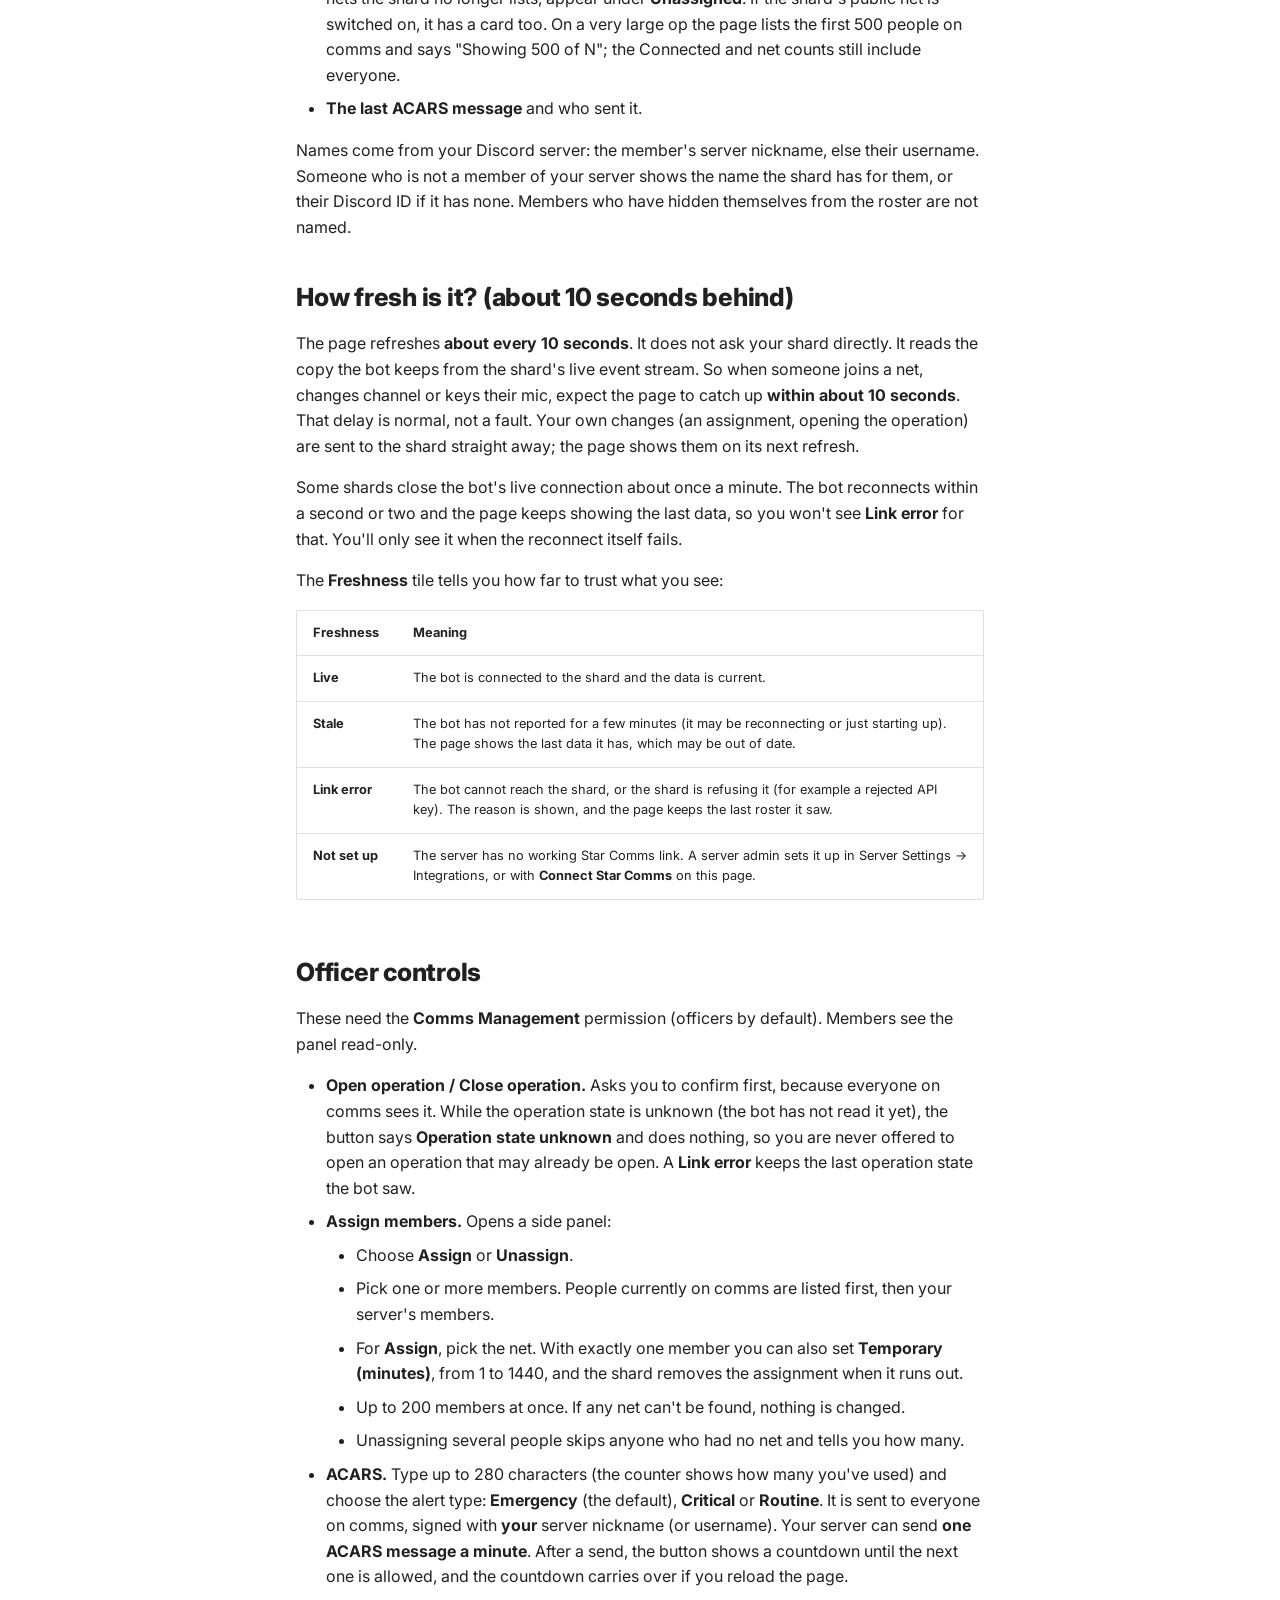
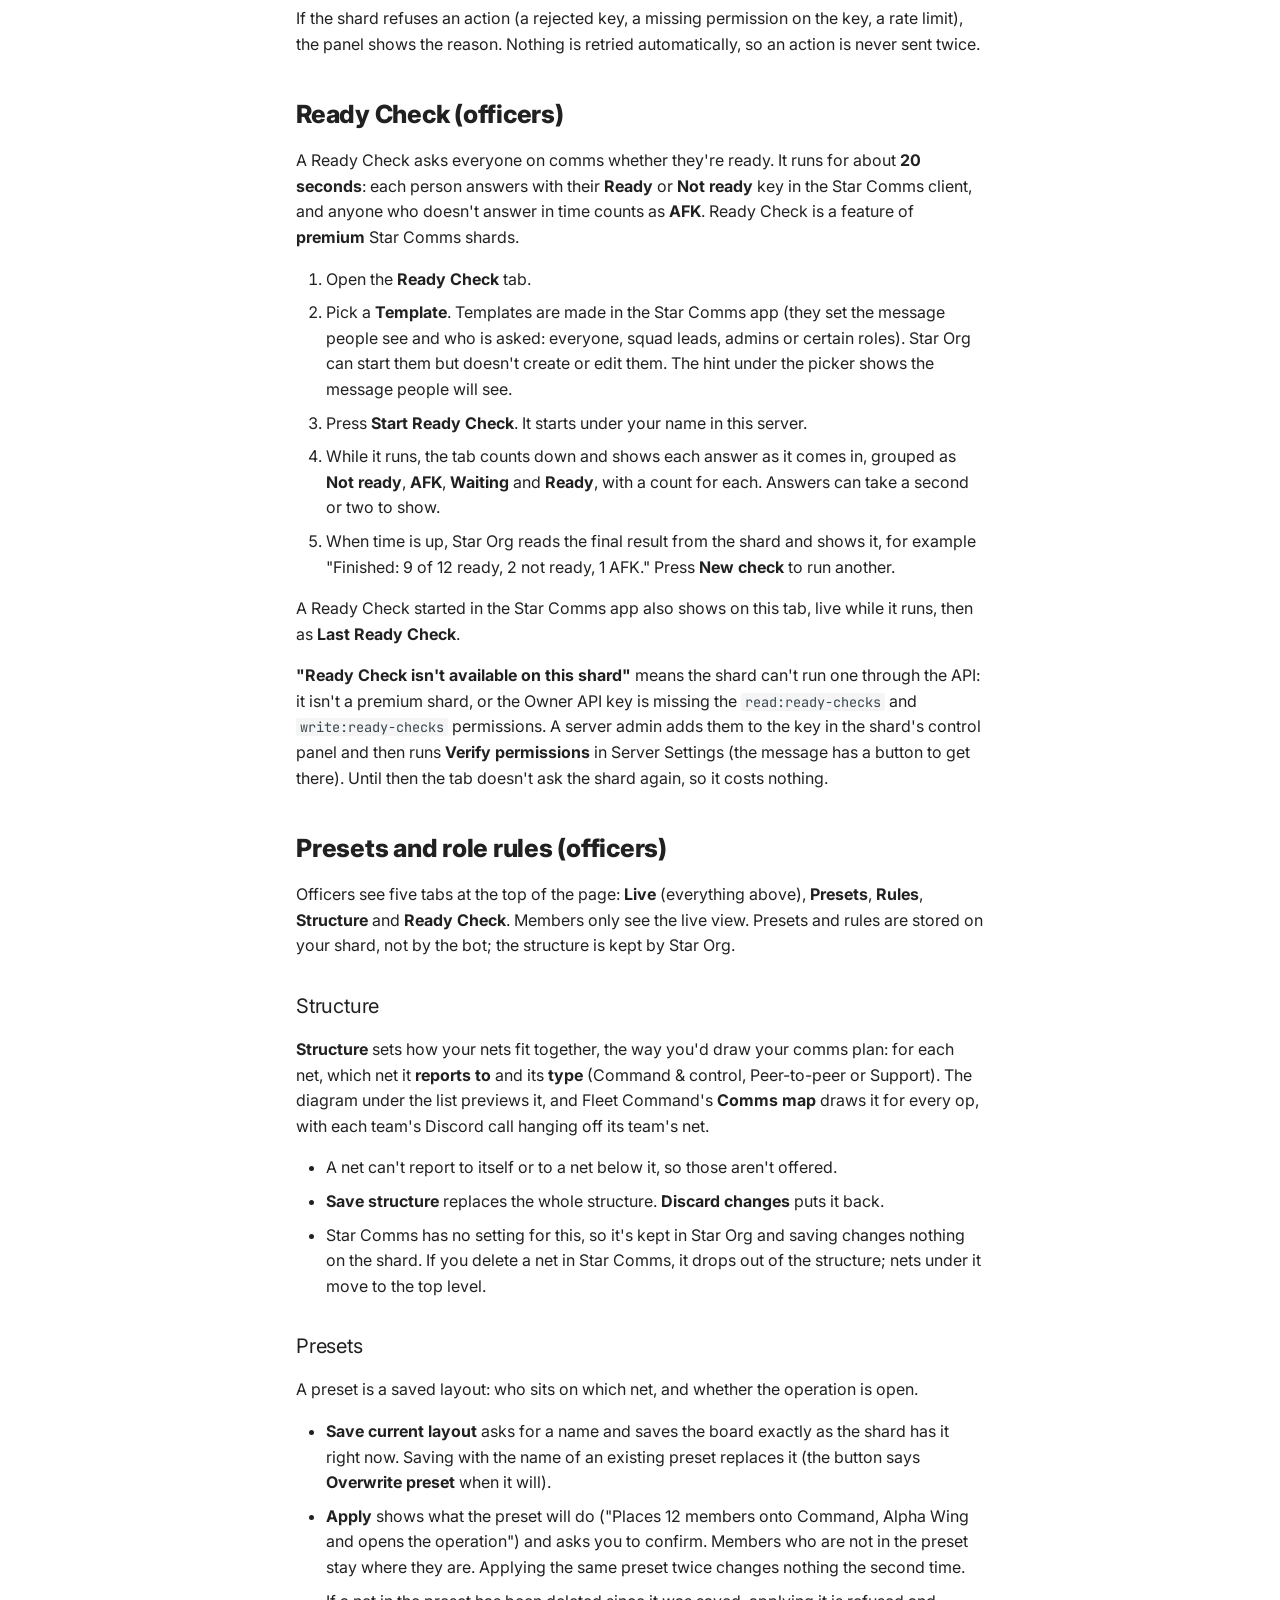
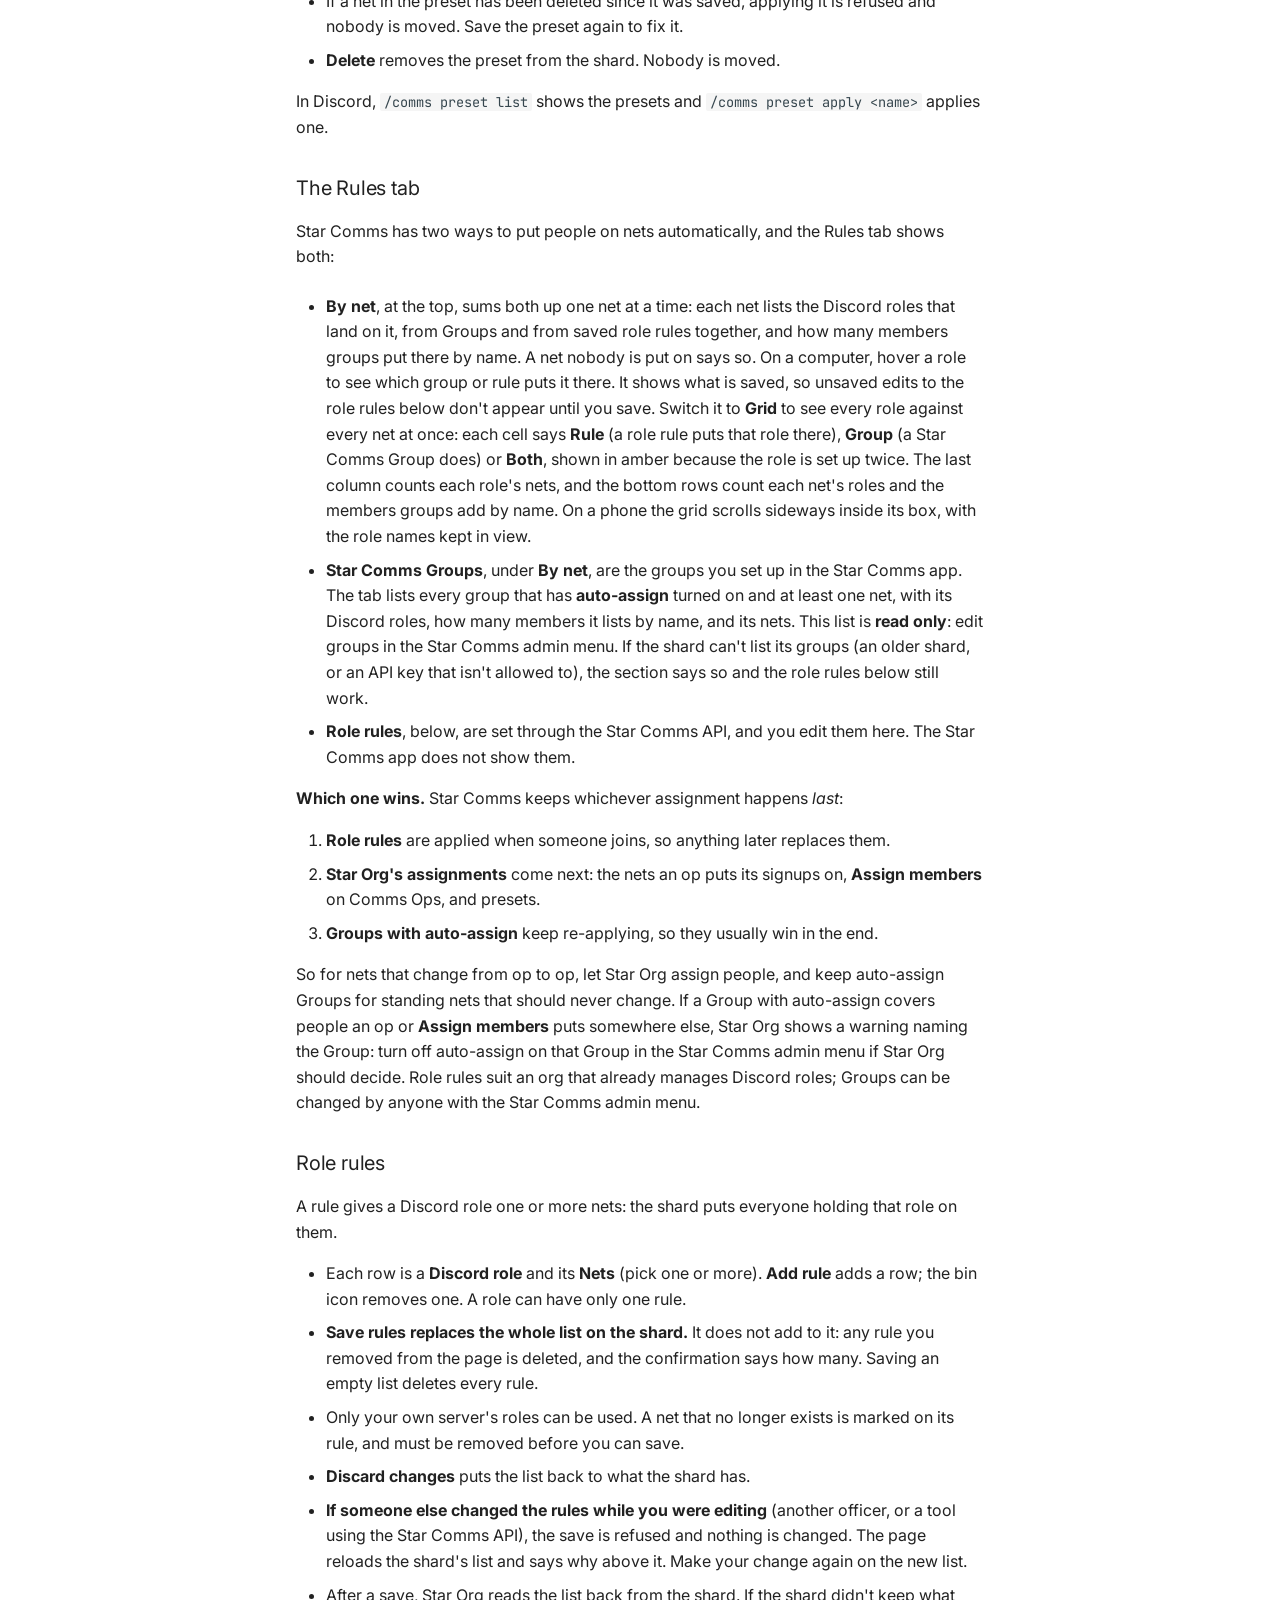
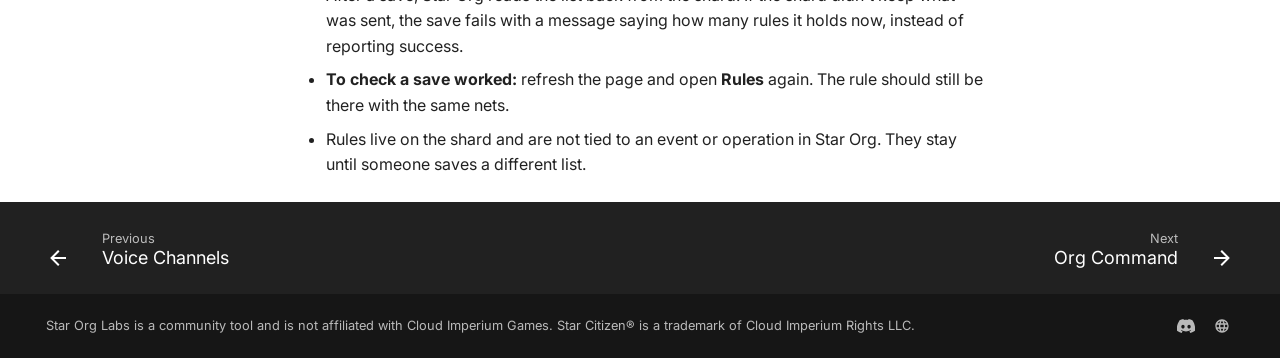
<file: guides/comms-ops/index.html>
<!doctype html>
<html lang="en" class="no-js">
  <head>
    
      <meta charset="utf-8">
      <meta name="viewport" content="width=device-width,initial-scale=1">
      
        <meta name="description" content="Star Citizen org management — from Discord to a full web command center. Events, fleet, loot, mining, recruitment, and org ops in one place.">
      
      
        <meta name="author" content="Star Org Labs">
      
      
        <link rel="canonical" href="https://wiki.starorg.tools/guides/comms-ops/">
      
      
        <link rel="prev" href="../voice/">
      
      
        <link rel="next" href="../org-command/">
      
      
        
      
      
      <link rel="icon" href="../../assets/logo.png">
      <meta name="generator" content="mkdocs-1.6.1, mkdocs-material-9.8.0">
    
    
      
        <title>Comms Ops Panel - Star Org Labs</title>
      
    
    
      <link rel="stylesheet" href="../../assets/stylesheets/main.57a0d79d.min.css">
      
        
        <link rel="stylesheet" href="../../assets/stylesheets/palette.fb2fffe2.min.css">
      
      


    
    
      
    
    
      
        
        
        <link rel="preconnect" href="https://fonts.gstatic.com" crossorigin>
        <link rel="stylesheet" href="https://fonts.googleapis.com/css?family=Inter:300,300i,400,400i,700,700i%7CJetBrains+Mono:400,400i,700,700i&display=fallback">
        <style>:root{--md-text-font:"Inter";--md-code-font:"JetBrains Mono"}</style>
      
    
    
      <link rel="stylesheet" href="../../stylesheets/extra.css">
    
    <script>__md_scope=new URL("../..",location),__md_hash=e=>[...e].reduce(((e,_)=>(e<<5)-e+_.charCodeAt(0)),0),__md_get=(e,_=localStorage,t=__md_scope)=>JSON.parse(_.getItem(t.pathname+"."+e)),__md_set=(e,_,t=localStorage,a=__md_scope)=>{try{t.setItem(a.pathname+"."+e,JSON.stringify(_))}catch(e){}}</script>
    
      

    
    
  </head>
  
  
    
    
      
    
    
    
    
    <body dir="ltr" data-md-color-scheme="slate" data-md-color-primary="custom" data-md-color-accent="custom">
  
    
    <input class="md-toggle" data-md-toggle="drawer" type="checkbox" id="__drawer" autocomplete="off">
    <input class="md-toggle" data-md-toggle="search" type="checkbox" id="__search" autocomplete="off">
    <label class="md-overlay" for="__drawer"></label>
    <div data-md-component="skip">
      
        
        <a href="#comms-ops-panel-star-comms-beta" class="md-skip">
          Skip to content
        </a>
      
    </div>
    <div data-md-component="announce">
      
    </div>
    
    
      

  

<header class="md-header md-header--shadow md-header--lifted" data-md-component="header">
  <nav class="md-header__inner md-grid" aria-label="Header">
    <a href="../.." title="Star Org Labs" class="md-header__button md-logo" aria-label="Star Org Labs" data-md-component="logo">
      
  <img src="../../assets/logo.png" alt="logo">

    </a>
    <label class="md-header__button md-icon" for="__drawer">
      
      <svg xmlns="http://www.w3.org/2000/svg" viewBox="0 0 24 24"><path d="M3 6h18v2H3zm0 5h18v2H3zm0 5h18v2H3z"/></svg>
    </label>
    <div class="md-header__title" data-md-component="header-title">
      <div class="md-header__ellipsis">
        <div class="md-header__topic">
          <span class="md-ellipsis">
            Star Org Labs
          </span>
        </div>
        <div class="md-header__topic" data-md-component="header-topic">
          <span class="md-ellipsis">
            
              Comms Ops Panel
            
          </span>
        </div>
      </div>
    </div>
    
      
        <form class="md-header__option" data-md-component="palette">
  
    
    
    
    <input class="md-option" data-md-color-media="(prefers-color-scheme: dark)" data-md-color-scheme="slate" data-md-color-primary="custom" data-md-color-accent="custom"  aria-label="Switch to light mode"  type="radio" name="__palette" id="__palette_0">
    
      <label class="md-header__button md-icon" title="Switch to light mode" for="__palette_1" hidden>
        <svg xmlns="http://www.w3.org/2000/svg" viewBox="0 0 24 24"><path d="M12 7a5 5 0 0 1 5 5 5 5 0 0 1-5 5 5 5 0 0 1-5-5 5 5 0 0 1 5-5m0 2a3 3 0 0 0-3 3 3 3 0 0 0 3 3 3 3 0 0 0 3-3 3 3 0 0 0-3-3m0-7 2.39 3.42C13.65 5.15 12.84 5 12 5s-1.65.15-2.39.42zM3.34 7l4.16-.35A7.2 7.2 0 0 0 5.94 8.5c-.44.74-.69 1.5-.83 2.29zm.02 10 1.76-3.77a7.131 7.131 0 0 0 2.38 4.14zM20.65 7l-1.77 3.79a7.02 7.02 0 0 0-2.38-4.15zm-.01 10-4.14.36c.59-.51 1.12-1.14 1.54-1.86.42-.73.69-1.5.83-2.29zM12 22l-2.41-3.44c.74.27 1.55.44 2.41.44.82 0 1.63-.17 2.37-.44z"/></svg>
      </label>
    
  
    
    
    
    <input class="md-option" data-md-color-media="(prefers-color-scheme: light)" data-md-color-scheme="default" data-md-color-primary="custom" data-md-color-accent="custom"  aria-label="Switch to dark mode"  type="radio" name="__palette" id="__palette_1">
    
      <label class="md-header__button md-icon" title="Switch to dark mode" for="__palette_0" hidden>
        <svg xmlns="http://www.w3.org/2000/svg" viewBox="0 0 24 24"><path d="m17.75 4.09-2.53 1.94.91 3.06-2.63-1.81-2.63 1.81.91-3.06-2.53-1.94L12.44 4l1.06-3 1.06 3zm3.5 6.91-1.64 1.25.59 1.98-1.7-1.17-1.7 1.17.59-1.98L15.75 11l2.06-.05L18.5 9l.69 1.95zm-2.28 4.95c.83-.08 1.72 1.1 1.19 1.85-.32.45-.66.87-1.08 1.27C15.17 23 8.84 23 4.94 19.07c-3.91-3.9-3.91-10.24 0-14.14.4-.4.82-.76 1.27-1.08.75-.53 1.93.36 1.85 1.19-.27 2.86.69 5.83 2.89 8.02a9.96 9.96 0 0 0 8.02 2.89m-1.64 2.02a12.08 12.08 0 0 1-7.8-3.47c-2.17-2.19-3.33-5-3.49-7.82-2.81 3.14-2.7 7.96.31 10.98 3.02 3.01 7.84 3.12 10.98.31"/></svg>
      </label>
    
  
</form>
      
    
    
      <script>var palette=__md_get("__palette");if(palette&&palette.color){if("(prefers-color-scheme)"===palette.color.media){var media=matchMedia("(prefers-color-scheme: light)"),input=document.querySelector(media.matches?"[data-md-color-media='(prefers-color-scheme: light)']":"[data-md-color-media='(prefers-color-scheme: dark)']");palette.color.media=input.getAttribute("data-md-color-media"),palette.color.scheme=input.getAttribute("data-md-color-scheme"),palette.color.primary=input.getAttribute("data-md-color-primary"),palette.color.accent=input.getAttribute("data-md-color-accent")}for(var[key,value]of Object.entries(palette.color))document.body.setAttribute("data-md-color-"+key,value)}</script>
    
    
    
      
      
        <label class="md-header__button md-icon" for="__search">
          
          <svg xmlns="http://www.w3.org/2000/svg" viewBox="0 0 24 24"><path d="M9.5 3A6.5 6.5 0 0 1 16 9.5c0 1.61-.59 3.09-1.56 4.23l.27.27h.79l5 5-1.5 1.5-5-5v-.79l-.27-.27A6.52 6.52 0 0 1 9.5 16 6.5 6.5 0 0 1 3 9.5 6.5 6.5 0 0 1 9.5 3m0 2C7 5 5 7 5 9.5S7 14 9.5 14 14 12 14 9.5 12 5 9.5 5"/></svg>
        </label>
        <div class="md-search" data-md-component="search" role="dialog">
  <label class="md-search__overlay" for="__search"></label>
  <div class="md-search__inner" role="search">
    <form class="md-search__form" name="search">
      <input type="text" class="md-search__input" name="query" aria-label="Search" placeholder="Search" autocapitalize="off" autocorrect="off" autocomplete="off" spellcheck="false" data-md-component="search-query" required>
      <label class="md-search__icon md-icon" for="__search">
        
        <svg xmlns="http://www.w3.org/2000/svg" viewBox="0 0 24 24"><path d="M9.5 3A6.5 6.5 0 0 1 16 9.5c0 1.61-.59 3.09-1.56 4.23l.27.27h.79l5 5-1.5 1.5-5-5v-.79l-.27-.27A6.52 6.52 0 0 1 9.5 16 6.5 6.5 0 0 1 3 9.5 6.5 6.5 0 0 1 9.5 3m0 2C7 5 5 7 5 9.5S7 14 9.5 14 14 12 14 9.5 12 5 9.5 5"/></svg>
        
        <svg xmlns="http://www.w3.org/2000/svg" viewBox="0 0 24 24"><path d="M20 11v2H8l5.5 5.5-1.42 1.42L4.16 12l7.92-7.92L13.5 5.5 8 11z"/></svg>
      </label>
      <nav class="md-search__options" aria-label="Search">
        
          <a href="javascript:void(0)" class="md-search__icon md-icon" title="Share" aria-label="Share" data-clipboard data-clipboard-text="" data-md-component="search-share" tabindex="-1">
            
            <svg xmlns="http://www.w3.org/2000/svg" viewBox="0 0 24 24"><path d="M18 16.08c-.76 0-1.44.3-1.96.77L8.91 12.7c.05-.23.09-.46.09-.7s-.04-.47-.09-.7l7.05-4.11c.54.5 1.25.81 2.04.81a3 3 0 0 0 3-3 3 3 0 0 0-3-3 3 3 0 0 0-3 3c0 .24.04.47.09.7L8.04 9.81C7.5 9.31 6.79 9 6 9a3 3 0 0 0-3 3 3 3 0 0 0 3 3c.79 0 1.5-.31 2.04-.81l7.12 4.15c-.05.21-.08.43-.08.66 0 1.61 1.31 2.91 2.92 2.91s2.92-1.3 2.92-2.91A2.92 2.92 0 0 0 18 16.08"/></svg>
          </a>
        
        <button type="reset" class="md-search__icon md-icon" title="Clear" aria-label="Clear" tabindex="-1">
          
          <svg xmlns="http://www.w3.org/2000/svg" viewBox="0 0 24 24"><path d="M19 6.41 17.59 5 12 10.59 6.41 5 5 6.41 10.59 12 5 17.59 6.41 19 12 13.41 17.59 19 19 17.59 13.41 12z"/></svg>
        </button>
      </nav>
      
        <div class="md-search__suggest" data-md-component="search-suggest"></div>
      
    </form>
    <div class="md-search__output">
      <div class="md-search__scrollwrap" tabindex="0" data-md-scrollfix>
        <div class="md-search-result" data-md-component="search-result">
          <div class="md-search-result__meta">
            Initializing search
          </div>
          <ol class="md-search-result__list" role="presentation"></ol>
        </div>
      </div>
    </div>
  </div>
</div>
      
    
    
  </nav>
  
    
      
<nav class="md-tabs" aria-label="Tabs" data-md-component="tabs">
  <div class="md-grid">
    <ul class="md-tabs__list">
      
        
  
  
  
  
    <li class="md-tabs__item">
      <a href="../.." class="md-tabs__link">
        
  
  
    
  
  Home

      </a>
    </li>
  

      
        
  
  
  
  
    <li class="md-tabs__item">
      <a href="../../getting-started/" class="md-tabs__link">
        
  
  
    
  
  Getting Started

      </a>
    </li>
  

      
        
  
  
  
    
  
  
    
    
      <li class="md-tabs__item md-tabs__item--active">
        <a href="../events/" class="md-tabs__link">
          
  
  
  Guides

        </a>
      </li>
    
  

      
        
  
  
  
  
    
    
      <li class="md-tabs__item">
        <a href="../../permissions/" class="md-tabs__link">
          
  
  
  Reference

        </a>
      </li>
    
  

      
    </ul>
  </div>
</nav>
    
  
</header>
    
    <div class="md-container" data-md-component="container">
      
      
        
      
      <main class="md-main" data-md-component="main">
        <div class="md-main__inner md-grid">
          
            
              
              <div class="md-sidebar md-sidebar--primary" data-md-component="sidebar" data-md-type="navigation" >
                <div class="md-sidebar__scrollwrap">
                  <div class="md-sidebar__inner">
                    


  


<nav class="md-nav md-nav--primary md-nav--lifted" aria-label="Navigation" data-md-level="0">
  <label class="md-nav__title" for="__drawer">
    <a href="../.." title="Star Org Labs" class="md-nav__button md-logo" aria-label="Star Org Labs" data-md-component="logo">
      
  <img src="../../assets/logo.png" alt="logo">

    </a>
    Star Org Labs
  </label>
  
  <ul class="md-nav__list" data-md-scrollfix>
    
      
      
  
  
  
  
    <li class="md-nav__item">
      <a href="../.." class="md-nav__link">
        
  
  
  <span class="md-ellipsis">
    
  
    Home
  

    
  </span>
  
  

      </a>
    </li>
  

    
      
      
  
  
  
  
    <li class="md-nav__item">
      <a href="../../getting-started/" class="md-nav__link">
        
  
  
  <span class="md-ellipsis">
    
  
    Getting Started
  

    
  </span>
  
  

      </a>
    </li>
  

    
      
      
  
  
    
  
  
  
    
    
    
    
      
        
        
      
      
        
      
    
    
    <li class="md-nav__item md-nav__item--active md-nav__item--section md-nav__item--nested">
      
        
        
        <input class="md-nav__toggle md-toggle " type="checkbox" id="__nav_3" checked>
        
          
          <label class="md-nav__link" for="__nav_3" id="__nav_3_label" tabindex="">
            
  
  
  <span class="md-ellipsis">
    
  
    Guides
  

    
  </span>
  
  

            <span class="md-nav__icon md-icon"></span>
          </label>
        
        <nav class="md-nav" data-md-level="1" aria-labelledby="__nav_3_label" aria-expanded="true">
          <label class="md-nav__title" for="__nav_3">
            <span class="md-nav__icon md-icon"></span>
            
  
    Guides
  

          </label>
          <ul class="md-nav__list" data-md-scrollfix>
            
              
                
  
  
  
  
    <li class="md-nav__item">
      <a href="../events/" class="md-nav__link">
        
  
  
  <span class="md-ellipsis">
    
  
    Events & Ops
  

    
  </span>
  
  

      </a>
    </li>
  

              
            
              
                
  
  
  
  
    <li class="md-nav__item">
      <a href="../templates-and-recurring/" class="md-nav__link">
        
  
  
  <span class="md-ellipsis">
    
  
    Templates & Recurring Ops
  

    
  </span>
  
  

      </a>
    </li>
  

              
            
              
                
  
  
  
  
    <li class="md-nav__item">
      <a href="../loot/" class="md-nav__link">
        
  
  
  <span class="md-ellipsis">
    
  
    Loot Hub
  

    
  </span>
  
  

      </a>
    </li>
  

              
            
              
                
  
  
  
  
    <li class="md-nav__item">
      <a href="../fleet/" class="md-nav__link">
        
  
  
  <span class="md-ellipsis">
    
  
    Fleet & Hangar
  

    
  </span>
  
  

      </a>
    </li>
  

              
            
              
                
  
  
  
  
    <li class="md-nav__item">
      <a href="../voice/" class="md-nav__link">
        
  
  
  <span class="md-ellipsis">
    
  
    Voice Channels
  

    
  </span>
  
  

      </a>
    </li>
  

              
            
              
                
  
  
    
  
  
  
    <li class="md-nav__item md-nav__item--active">
      
      <input class="md-nav__toggle md-toggle" type="checkbox" id="__toc">
      
      
        
      
      
        <label class="md-nav__link md-nav__link--active" for="__toc">
          
  
  
  <span class="md-ellipsis">
    
  
    Comms Ops Panel
  

    
  </span>
  
  

          <span class="md-nav__icon md-icon"></span>
        </label>
      
      <a href="./" class="md-nav__link md-nav__link--active">
        
  
  
  <span class="md-ellipsis">
    
  
    Comms Ops Panel
  

    
  </span>
  
  

      </a>
      
        

<nav class="md-nav md-nav--secondary" aria-label="Table of contents">
  
  
  
    
  
  
    <label class="md-nav__title" for="__toc">
      <span class="md-nav__icon md-icon"></span>
      Table of contents
    </label>
    <ul class="md-nav__list" data-md-component="toc" data-md-scrollfix>
      
        <li class="md-nav__item">
  <a href="#running-an-op-on-star-comms" class="md-nav__link">
    <span class="md-ellipsis">
      
        Running an op on Star Comms
      
    </span>
  </a>
  
</li>
      
        <li class="md-nav__item">
  <a href="#linking-the-shard-server-admins" class="md-nav__link">
    <span class="md-ellipsis">
      
        Linking the shard (server admins)
      
    </span>
  </a>
  
    <nav class="md-nav" aria-label="Linking the shard (server admins)">
      <ul class="md-nav__list">
        
          <li class="md-nav__item">
  <a href="#launch-link-launch-star-comms-button" class="md-nav__link">
    <span class="md-ellipsis">
      
        Launch link (Launch Star Comms button)
      
    </span>
  </a>
  
</li>
        
      </ul>
    </nav>
  
</li>
      
        <li class="md-nav__item">
  <a href="#what-you-see" class="md-nav__link">
    <span class="md-ellipsis">
      
        What you see
      
    </span>
  </a>
  
</li>
      
        <li class="md-nav__item">
  <a href="#how-fresh-is-it-about-10-seconds-behind" class="md-nav__link">
    <span class="md-ellipsis">
      
        How fresh is it? (about 10 seconds behind)
      
    </span>
  </a>
  
</li>
      
        <li class="md-nav__item">
  <a href="#officer-controls" class="md-nav__link">
    <span class="md-ellipsis">
      
        Officer controls
      
    </span>
  </a>
  
</li>
      
        <li class="md-nav__item">
  <a href="#ready-check-officers" class="md-nav__link">
    <span class="md-ellipsis">
      
        Ready Check (officers)
      
    </span>
  </a>
  
</li>
      
        <li class="md-nav__item">
  <a href="#presets-and-role-rules-officers" class="md-nav__link">
    <span class="md-ellipsis">
      
        Presets and role rules (officers)
      
    </span>
  </a>
  
    <nav class="md-nav" aria-label="Presets and role rules (officers)">
      <ul class="md-nav__list">
        
          <li class="md-nav__item">
  <a href="#structure" class="md-nav__link">
    <span class="md-ellipsis">
      
        Structure
      
    </span>
  </a>
  
</li>
        
          <li class="md-nav__item">
  <a href="#presets" class="md-nav__link">
    <span class="md-ellipsis">
      
        Presets
      
    </span>
  </a>
  
</li>
        
          <li class="md-nav__item">
  <a href="#the-rules-tab" class="md-nav__link">
    <span class="md-ellipsis">
      
        The Rules tab
      
    </span>
  </a>
  
</li>
        
          <li class="md-nav__item">
  <a href="#role-rules" class="md-nav__link">
    <span class="md-ellipsis">
      
        Role rules
      
    </span>
  </a>
  
</li>
        
      </ul>
    </nav>
  
</li>
      
    </ul>
  
</nav>
      
    </li>
  

              
            
              
                
  
  
  
  
    <li class="md-nav__item">
      <a href="../org-command/" class="md-nav__link">
        
  
  
  <span class="md-ellipsis">
    
  
    Org Command
  

    
  </span>
  
  

      </a>
    </li>
  

              
            
              
                
  
  
  
  
    <li class="md-nav__item">
      <a href="../industrial/" class="md-nav__link">
        
  
  
  <span class="md-ellipsis">
    
  
    Industrial
  

    
  </span>
  
  

      </a>
    </li>
  

              
            
              
                
  
  
  
  
    <li class="md-nav__item">
      <a href="../rsi-plus/" class="md-nav__link">
        
  
  
  <span class="md-ellipsis">
    
  
    RSI+ Browser Extension
  

    
  </span>
  
  

      </a>
    </li>
  

              
            
          </ul>
        </nav>
      
    </li>
  

    
      
      
  
  
  
  
    
    
    
    
      
      
        
      
    
    
    <li class="md-nav__item md-nav__item--nested">
      
        
        
        <input class="md-nav__toggle md-toggle " type="checkbox" id="__nav_4" >
        
          
          <label class="md-nav__link" for="__nav_4" id="__nav_4_label" tabindex="0">
            
  
  
  <span class="md-ellipsis">
    
  
    Reference
  

    
  </span>
  
  

            <span class="md-nav__icon md-icon"></span>
          </label>
        
        <nav class="md-nav" data-md-level="1" aria-labelledby="__nav_4_label" aria-expanded="false">
          <label class="md-nav__title" for="__nav_4">
            <span class="md-nav__icon md-icon"></span>
            
  
    Reference
  

          </label>
          <ul class="md-nav__list" data-md-scrollfix>
            
              
                
  
  
  
  
    <li class="md-nav__item">
      <a href="../../permissions/" class="md-nav__link">
        
  
  
  <span class="md-ellipsis">
    
  
    Roles & Permissions
  

    
  </span>
  
  

      </a>
    </li>
  

              
            
              
                
  
  
  
  
    <li class="md-nav__item">
      <a href="../../commands/" class="md-nav__link">
        
  
  
  <span class="md-ellipsis">
    
  
    Discord Commands
  

    
  </span>
  
  

      </a>
    </li>
  

              
            
              
                
  
  
  
  
    <li class="md-nav__item">
      <a href="../../faq/" class="md-nav__link">
        
  
  
  <span class="md-ellipsis">
    
  
    FAQ
  

    
  </span>
  
  

      </a>
    </li>
  

              
            
          </ul>
        </nav>
      
    </li>
  

    
  </ul>
</nav>
                  </div>
                </div>
              </div>
            
            
              
              <div class="md-sidebar md-sidebar--secondary" data-md-component="sidebar" data-md-type="toc" >
                <div class="md-sidebar__scrollwrap">
                  <div class="md-sidebar__inner">
                    

<nav class="md-nav md-nav--secondary" aria-label="Table of contents">
  
  
  
    
  
  
    <label class="md-nav__title" for="__toc">
      <span class="md-nav__icon md-icon"></span>
      Table of contents
    </label>
    <ul class="md-nav__list" data-md-component="toc" data-md-scrollfix>
      
        <li class="md-nav__item">
  <a href="#running-an-op-on-star-comms" class="md-nav__link">
    <span class="md-ellipsis">
      
        Running an op on Star Comms
      
    </span>
  </a>
  
</li>
      
        <li class="md-nav__item">
  <a href="#linking-the-shard-server-admins" class="md-nav__link">
    <span class="md-ellipsis">
      
        Linking the shard (server admins)
      
    </span>
  </a>
  
    <nav class="md-nav" aria-label="Linking the shard (server admins)">
      <ul class="md-nav__list">
        
          <li class="md-nav__item">
  <a href="#launch-link-launch-star-comms-button" class="md-nav__link">
    <span class="md-ellipsis">
      
        Launch link (Launch Star Comms button)
      
    </span>
  </a>
  
</li>
        
      </ul>
    </nav>
  
</li>
      
        <li class="md-nav__item">
  <a href="#what-you-see" class="md-nav__link">
    <span class="md-ellipsis">
      
        What you see
      
    </span>
  </a>
  
</li>
      
        <li class="md-nav__item">
  <a href="#how-fresh-is-it-about-10-seconds-behind" class="md-nav__link">
    <span class="md-ellipsis">
      
        How fresh is it? (about 10 seconds behind)
      
    </span>
  </a>
  
</li>
      
        <li class="md-nav__item">
  <a href="#officer-controls" class="md-nav__link">
    <span class="md-ellipsis">
      
        Officer controls
      
    </span>
  </a>
  
</li>
      
        <li class="md-nav__item">
  <a href="#ready-check-officers" class="md-nav__link">
    <span class="md-ellipsis">
      
        Ready Check (officers)
      
    </span>
  </a>
  
</li>
      
        <li class="md-nav__item">
  <a href="#presets-and-role-rules-officers" class="md-nav__link">
    <span class="md-ellipsis">
      
        Presets and role rules (officers)
      
    </span>
  </a>
  
    <nav class="md-nav" aria-label="Presets and role rules (officers)">
      <ul class="md-nav__list">
        
          <li class="md-nav__item">
  <a href="#structure" class="md-nav__link">
    <span class="md-ellipsis">
      
        Structure
      
    </span>
  </a>
  
</li>
        
          <li class="md-nav__item">
  <a href="#presets" class="md-nav__link">
    <span class="md-ellipsis">
      
        Presets
      
    </span>
  </a>
  
</li>
        
          <li class="md-nav__item">
  <a href="#the-rules-tab" class="md-nav__link">
    <span class="md-ellipsis">
      
        The Rules tab
      
    </span>
  </a>
  
</li>
        
          <li class="md-nav__item">
  <a href="#role-rules" class="md-nav__link">
    <span class="md-ellipsis">
      
        Role rules
      
    </span>
  </a>
  
</li>
        
      </ul>
    </nav>
  
</li>
      
    </ul>
  
</nav>
                  </div>
                </div>
              </div>
            
          
          
            <div class="md-content" data-md-component="content">
              
              <article class="md-content__inner md-typeset">
                
                  



<h1 id="comms-ops-panel-star-comms-beta">Comms Ops panel (Star Comms beta)<a class="headerlink" href="#comms-ops-panel-star-comms-beta" title="Permanent link">&para;</a></h1>
<p>The <strong>Comms Ops</strong> page shows your org's Star Comms shard live in the web portal: whether the
operation is open, which nets exist, and who is on each one. Officers can also run the op from
here: assign people to nets, open or close the operation, send ACARS messages, save and apply
<strong>presets</strong>, set <strong>role rules</strong> that put everyone with a Discord role on a net, and run a
<strong>Ready Check</strong>.</p>
<p>You'll find it under <strong>Events &amp; Ops → Comms Ops</strong>. It appears once your server has linked its
Star Comms shard (Server Settings → Integrations) and is in the Star Comms beta. The same things are
available in Discord through the <a href="../../commands/#star-comms-voice-ops-beta"><code>/comms</code> commands</a>.</p>
<h2 id="running-an-op-on-star-comms">Running an op on Star Comms<a class="headerlink" href="#running-an-op-on-star-comms" title="Permanent link">&para;</a></h2>
<p>Every event and template has a <strong>Voice comms</strong> choice: <strong>Discord</strong>, <strong>Star Comms</strong> or <strong>Both</strong>.
In the event wizard it is the <strong>Voice Comms</strong> step after the roster, and on a server with Star
Comms linked it is the one place for every voice setting: the Meet Up channel and net, and each
team's Discord channel and net (the roster step is just teams and slots). On the full event form
and the template form it sits with the voice settings. Star Comms and Both are offered once the
shard is linked (below) and your server is in the beta.</p>
<ul>
<li><strong>Discord</strong> — voice channels in your server, exactly as before.</li>
<li><strong>Star Comms</strong> — each team gets a Star Comms net.</li>
<li><strong>Both</strong> — Discord channels and Star Comms nets side by side.</li>
</ul>
<p>Pick a <strong>Meet Up net</strong> for the whole op and a net for each team: one of your shard's existing
nets, <strong>Create a new net…</strong> with a name, or no net. A recurring op or one created from a
template gets the template's choice. The event's Discord announcement then shows a <strong>Comms</strong>
section with the Meet Up net and each team's net and a <strong>Get Star Comms</strong> link and button. The
link goes to the download link from the settings card, or the Star Comms website when none is
set. On a <strong>Star Comms</strong>-only op the announcement no longer shows the Discord "Meetup Channel"
line — the Comms section's <strong>Meet Up → net</strong> is where people gather (a <strong>Both</strong> op shows the two).
If the shard is later unlinked, the section quietly disappears and nothing else about the event
changes.</p>
<p>Teams and nets can also be changed from the event page: open the op, and in <strong>Mission
Structure</strong> press <strong>Manage Nets</strong> (<strong>Manage Voice</strong> on a Both op). A <strong>Meet Up net</strong> picker for
the whole op sits above the teams, and each team has a <strong>Team net</strong> picker, both with the same
choices as the wizard; a Star Comms-only op hides the Discord channel pickers there, and Fleet
Command shows each team's net instead of its voice channel. Outside the editor, Mission Structure
shows the op's <strong>Meet Up → net</strong> above the teams.</p>
<p>New nets are created on your shard when the op is saved (it takes a few seconds; "(new)" in the
announcement turns into the real net). If the shard is down or refuses — for example a plan that
doesn't include creating nets — the op saves anyway and Star Org tries again on the next save and
when the op launches. A net Star Org created is removed from the shard when the op ends, is
cancelled or is deleted — unless another upcoming op still uses it, which then takes it over —
and nets you picked that already existed are never touched. Copying an op gives the copy its own
new nets. If the shard is down when an op is deleted outright, its nets stay on the shard.</p>
<p><strong>Putting people on their nets.</strong> Everyone signed up to a Star Comms (or Both) op is assigned on
your shard to their <strong>team's net</strong> and the op's <strong>Meet Up net</strong> — a few seconds after they sign
up, swap team or ship, or are moved by an officer, and again whenever a new net is created for
the op. Tentative and late signups count; benched, pending and declined ones don't. Members
from allied servers are assigned too. Star Comms lets a member sit on several nets, so this only
<strong>adds</strong> nets: someone who was already on a net keeps it, and when they withdraw, change team, or
the op ends or is cancelled, Star Org takes back only the nets <strong>it</strong> gave them — never one they
already had or one another upcoming op still gives them. A member the shard doesn't know (not
on your Star Comms roster yet) is skipped and everyone else is still assigned; they're picked
up on the next change after they join. If the shard is down nothing is lost: the next signup
change tries again.</p>
<p>A global template (made by the Star Org team) can carry a Star Comms choice and "create a net"
requests, but not your shard's existing nets; a copy into a server without Star Comms falls
back to Discord.</p>
<h2 id="linking-the-shard-server-admins">Linking the shard (server admins)<a class="headerlink" href="#linking-the-shard-server-admins" title="Permanent link">&para;</a></h2>
<p><strong>First time? Use the setup wizard.</strong> While nothing is linked, the Star Comms card shows <strong>Start
setup wizard</strong>, and the Comms Ops page shows <strong>Connect Star Comms</strong> to server admins. The wizard
takes five steps:</p>
<ol>
<li><strong>Get a key</strong>: where to create the Owner API key, and the scopes to tick, each with a copy
   button.</li>
<li><strong>Shard address</strong>: the same forgiving address field as the card (below).</li>
<li><strong>Key &amp; check</strong>: paste the key. <strong>Save &amp; check</strong> saves the address and key (Star Comms stays
   off), then runs Test Connection and Verify permissions and shows the result for each scope. If
   the check fails you can fix it and <strong>Try again</strong>, or <strong>Continue anyway</strong>.</li>
<li><strong>Announcements</strong>: the notification channel and the two announce switches.</li>
<li><strong>Review &amp; enable</strong>: everything you chose, with <strong>Edit</strong> to jump back to a step. <strong>Enable</strong>
   starts on only if the check passed.</li>
</ol>
<p>Join and leave announcements name the member, and wait a minute before posting. A member whose
client drops and reconnects within that minute is not announced at all, and a member who joins
for real is announced once. The bot never posts a join or leave without a name, and posts at most
six Star Comms announcements a minute per server. Past that, it posts one "…and N more" line.</p>
<p>Closing the wizard keeps a draft of your answers for next time, except the API key, which is never
stored in your browser. <strong>Use the full form</strong> switches to the card below.</p>
<p>Or fill in <strong>Server Settings → Integrations → Star Comms</strong> directly:</p>
<ol>
<li><strong>Shard URL.</strong> Hosted shards live at <code>https://s-&lt;your-org&gt;.star-comms.org</code> — note the <code>s-</code>.
   The same address without <code>s-</code> is the Star Comms website, not your shard; if you enter it, the
   card says so and offers the right address in one click. The field is forgiving: a Star Comms
   launch link, a bare host (<code>s-yourorg.star-comms.org</code>), a host with a port, or an address with
   a path are all reduced to the shard address, and a short note under the field says what was
   trimmed. A launch link's id and token are never kept.</li>
<li><strong>Owner API key.</strong> Your shard admin creates a <code>scok_…</code> key in the shard's Advanced API
   Integration settings. The card's <strong>Required permissions</strong> list shows every scope the key needs,
   what each one is for, and which are optional (marked for planned features).</li>
<li><strong>Test Connection</strong> checks the address is a Star Comms shard and that the key works.
   <strong>Verify permissions</strong> checks each scope it can without changing anything on your shard and
   shows <strong>Granted</strong>, <strong>Missing</strong>, <strong>Key rejected</strong> or <strong>Can't check</strong> beside it. Write scopes
   (assigning, ACARS, nets, rules…) can't be checked without making a change, so they show
   <strong>Can't check</strong>; make sure the key has them. If every scope says <strong>Missing</strong>, the key may have
   none of them — or the shard is refusing this server's IP address. When the shard reports its
   plan limits (how many nets, whether ACARS is on), they are shown under the list.</li>
</ol>
<p>Both checks test the <strong>saved</strong> settings. While the card has unsaved changes the buttons are off and
the card says to save first. <strong>Enable</strong> stays off until there is a shard URL and an API key.</p>
<p>Both checks are limited to a few a minute; if you hit the limit the buttons wait, with a countdown,
until you can try again.</p>
<h3 id="launch-link-launch-star-comms-button">Launch link (Launch Star Comms button)<a class="headerlink" href="#launch-link-launch-star-comms-button" title="Permanent link">&para;</a></h3>
<p>The card's <strong>Launch link</strong> section decides where the <strong>Launch Star Comms</strong> button comes from. Pick
one of three modes:</p>
<ul>
<li><strong>Auto</strong> (the default): Star Org makes the link that opens the Star Comms desktop app on your
  shard for you, when you save Star Comms on or finish the connect wizard, or the next time an
  admin opens the card. The key needs the <code>write:uri</code> scope; add <code>manage:uri</code> too so Star Org can
  revoke old links. If Star Org can't make the link (the shard has no launch links, or the key is
  missing <code>write:uri</code>), the card shows why. Your save still goes through. Star Org tries again on
  its own after an hour, or you can press <strong>Create launch link</strong> to try now. You can name the link
  when you create it by hand; it shows in your shard's list of launch links.</li>
<li><strong>Off</strong>: no Launch Star Comms button anywhere. A link Star Org already made is kept, not
  revoked, so switching back to <strong>Auto</strong> reuses it.</li>
<li><strong>Custom URL</strong>: members get a link you supply. It must start with <code>https://</code>, can't contain a
  user name or password, and can be at most 512 characters. Press <strong>Save URL</strong> to use it.</li>
</ul>
<p>Members then get a <strong>Launch Star Comms</strong> button:</p>
<ul>
<li>at the top of the <strong>Comms Ops</strong> page, for officers and members alike (hidden while the org has no
  launch link),</li>
<li>on the event's <strong>Comms map</strong>,</li>
<li>on your event posts for Star Comms ops, next to <strong>Get Star Comms</strong>, including the post that
  goes up when the op launches,</li>
<li>under the <code>/comms status</code> reply (only the member who asked sees it).</li>
</ul>
<p>The button opens a small Star Org page that shows which shard the link connects to. Check it, then
click <strong>Connect</strong> to hand the link to the Star Comms app; nothing opens until you click. Your
browser may ask whether to open Star Comms; allow it. On that page:</p>
<ul>
<li><strong>Connect</strong> sends the link to Star Comms. If Star Comms was closed, it can open without joining
  your comms; once it has loaded, click <strong>Connect</strong> again.</li>
<li><strong>Install Star Comms</strong> goes to star-comms.org if the app isn't installed yet.</li>
<li>If the page says the link doesn't work, go back and use the Launch Star Comms button again.</li>
</ul>
<p>The link's secret part stays in your browser: it isn't sent to Star Org's servers or shown on the
page. <strong>The link is not a login:</strong> members still sign in and pass your shard's normal Discord checks. It is only shown in
your own server. Copies of your event posts in allied servers don't carry it.</p>
<p><strong>Regenerate</strong> makes a new link and revokes the old one, so copies of the old link stop working.
<strong>Remove</strong> revokes the link, takes the buttons away and switches the mode to <strong>Off</strong>, so Star Org
doesn't make a new one. If the shard won't revoke the old link
(usually because the key has no <code>manage:uri</code>), the card says so; revoke it in the Star Comms admin
panel. Moving the card to a different shard address drops the link, because it only works on the
shard it was made for.</p>
<hr />
<h2 id="what-you-see">What you see<a class="headerlink" href="#what-you-see" title="Permanent link">&para;</a></h2>
<ul>
<li><strong>Four tiles</strong> across the top:<ul>
<li><strong>Operation</strong>: open, closed, or unknown (the shard has not said yet).</li>
<li><strong>Connected</strong>: how many people are on comms. Each person counts once, however many nets
  they are on.</li>
<li><strong>Nets</strong>: how many nets the shard reports.</li>
<li><strong>Freshness</strong>: how current the page is (see below), with how long ago the data was updated.</li>
</ul>
</li>
<li><strong>One card per net</strong> listing who is on it. Star Comms lets a person sit on several nets at
  once, so they appear on the card of <strong>every</strong> net they are on. A blue badge with a microphone
  means that person is transmitting right now. People on no net, or only on nets the shard no
  longer lists, appear under <strong>Unassigned</strong>. If the shard's public net is switched on, it has a
  card too. On a very large op the page lists the first 500 people on comms and says
  "Showing 500 of N"; the Connected and net counts still include everyone.</li>
<li><strong>The last ACARS message</strong> and who sent it.</li>
</ul>
<p>Names come from your Discord server: the member's server nickname, else their username. Someone
who is not a member of your server shows the name the shard has for them, or their Discord ID if
it has none. Members who have hidden themselves from the roster are not named.</p>
<h2 id="how-fresh-is-it-about-10-seconds-behind">How fresh is it? (about 10 seconds behind)<a class="headerlink" href="#how-fresh-is-it-about-10-seconds-behind" title="Permanent link">&para;</a></h2>
<p>The page refreshes <strong>about every 10 seconds</strong>. It does not ask your shard directly. It reads the
copy the bot keeps from the shard's live event stream. So when someone joins a net, changes
channel or keys their mic, expect the page to catch up <strong>within about 10 seconds</strong>. That delay is
normal, not a fault. Your own changes (an assignment, opening the operation) are sent to the
shard straight away; the page shows them on its next refresh.</p>
<p>Some shards close the bot's live connection about once a minute. The bot reconnects within a
second or two and the page keeps showing the last data, so you won't see <strong>Link error</strong> for that.
You'll only see it when the reconnect itself fails.</p>
<p>The <strong>Freshness</strong> tile tells you how far to trust what you see:</p>
<table>
<thead>
<tr>
<th>Freshness</th>
<th>Meaning</th>
</tr>
</thead>
<tbody>
<tr>
<td><strong>Live</strong></td>
<td>The bot is connected to the shard and the data is current.</td>
</tr>
<tr>
<td><strong>Stale</strong></td>
<td>The bot has not reported for a few minutes (it may be reconnecting or just starting up). The page shows the last data it has, which may be out of date.</td>
</tr>
<tr>
<td><strong>Link error</strong></td>
<td>The bot cannot reach the shard, or the shard is refusing it (for example a rejected API key). The reason is shown, and the page keeps the last roster it saw.</td>
</tr>
<tr>
<td><strong>Not set up</strong></td>
<td>The server has no working Star Comms link. A server admin sets it up in Server Settings → Integrations, or with <strong>Connect Star Comms</strong> on this page.</td>
</tr>
</tbody>
</table>
<h2 id="officer-controls">Officer controls<a class="headerlink" href="#officer-controls" title="Permanent link">&para;</a></h2>
<p>These need the <strong>Comms Management</strong> permission (officers by default). Members see the panel
read-only.</p>
<ul>
<li><strong>Open operation / Close operation.</strong> Asks you to confirm first, because everyone on comms
  sees it. While the operation state is unknown (the bot has not read it yet), the button says
  <strong>Operation state unknown</strong> and does nothing, so you are never offered to open an operation
  that may already be open. A <strong>Link error</strong> keeps the last operation state the bot saw.</li>
<li><strong>Assign members.</strong> Opens a side panel:<ul>
<li>Choose <strong>Assign</strong> or <strong>Unassign</strong>.</li>
<li>Pick one or more members. People currently on comms are listed first, then your server's
  members.</li>
<li>For <strong>Assign</strong>, pick the net. With exactly one member you can also set <strong>Temporary
  (minutes)</strong>, from 1 to 1440, and the shard removes the assignment when it runs out.</li>
<li>Up to 200 members at once. If any net can't be found, nothing is changed.</li>
<li>Unassigning several people skips anyone who had no net and tells you how many.</li>
</ul>
</li>
<li><strong>ACARS.</strong> Type up to 280 characters (the counter shows how many you've used) and choose the
  alert type: <strong>Emergency</strong> (the default), <strong>Critical</strong> or <strong>Routine</strong>. It is sent to everyone on
  comms, signed with <strong>your</strong> server nickname (or username). Your server can send <strong>one ACARS message a minute</strong>. After a
  send, the button shows a countdown until the next one is allowed, and the countdown carries
  over if you reload the page.</li>
</ul>
<p>If the shard refuses an action (a rejected key, a missing permission on the key, a rate limit),
the panel shows the reason. Nothing is retried automatically, so an action is never sent twice.</p>
<h2 id="ready-check-officers">Ready Check (officers)<a class="headerlink" href="#ready-check-officers" title="Permanent link">&para;</a></h2>
<p>A Ready Check asks everyone on comms whether they're ready. It runs for about <strong>20 seconds</strong>:
each person answers with their <strong>Ready</strong> or <strong>Not ready</strong> key in the Star Comms client, and
anyone who doesn't answer in time counts as <strong>AFK</strong>. Ready Check is a feature of <strong>premium</strong>
Star Comms shards.</p>
<ol>
<li>Open the <strong>Ready Check</strong> tab.</li>
<li>Pick a <strong>Template</strong>. Templates are made in the Star Comms app (they set the message people
   see and who is asked: everyone, squad leads, admins or certain roles). Star Org can start them
   but doesn't create or edit them. The hint under the picker shows the message people will see.</li>
<li>Press <strong>Start Ready Check</strong>. It starts under your name in this server.</li>
<li>While it runs, the tab counts down and shows each answer as it comes in, grouped as <strong>Not
   ready</strong>, <strong>AFK</strong>, <strong>Waiting</strong> and <strong>Ready</strong>, with a count for each. Answers can take a second or
   two to show.</li>
<li>When time is up, Star Org reads the final result from the shard and shows it, for example
   "Finished: 9 of 12 ready, 2 not ready, 1 AFK." Press <strong>New check</strong> to run another.</li>
</ol>
<p>A Ready Check started in the Star Comms app also shows on this tab, live while it runs, then as
<strong>Last Ready Check</strong>.</p>
<p><strong>"Ready Check isn't available on this shard"</strong> means the shard can't run one through the API:
it isn't a premium shard, or the Owner API key is missing the <code>read:ready-checks</code> and
<code>write:ready-checks</code> permissions. A server admin adds them to the key in the shard's control
panel and then runs <strong>Verify permissions</strong> in Server Settings (the message has a button to get
there). Until then the tab doesn't ask the shard again, so it costs nothing.</p>
<h2 id="presets-and-role-rules-officers">Presets and role rules (officers)<a class="headerlink" href="#presets-and-role-rules-officers" title="Permanent link">&para;</a></h2>
<p>Officers see five tabs at the top of the page: <strong>Live</strong> (everything above), <strong>Presets</strong>,
<strong>Rules</strong>, <strong>Structure</strong> and <strong>Ready Check</strong>. Members only see the live view. Presets and rules are stored on your
shard, not by the bot; the structure is kept by Star Org.</p>
<h3 id="structure">Structure<a class="headerlink" href="#structure" title="Permanent link">&para;</a></h3>
<p><strong>Structure</strong> sets how your nets fit together, the way you'd draw your comms plan: for each net,
which net it <strong>reports to</strong> and its <strong>type</strong> (Command &amp; control, Peer-to-peer or Support). The
diagram under the list previews it, and Fleet Command's <strong>Comms map</strong> draws it for every op, with
each team's Discord call hanging off its team's net.</p>
<ul>
<li>A net can't report to itself or to a net below it, so those aren't offered.</li>
<li><strong>Save structure</strong> replaces the whole structure. <strong>Discard changes</strong> puts it back.</li>
<li>Star Comms has no setting for this, so it's kept in Star Org and saving changes nothing on the
  shard. If you delete a net in Star Comms, it drops out of the structure; nets under it move to
  the top level.</li>
</ul>
<h3 id="presets">Presets<a class="headerlink" href="#presets" title="Permanent link">&para;</a></h3>
<p>A preset is a saved layout: who sits on which net, and whether the operation is open.</p>
<ul>
<li><strong>Save current layout</strong> asks for a name and saves the board exactly as the shard has it right
  now. Saving with the name of an existing preset replaces it (the button says <strong>Overwrite
  preset</strong> when it will).</li>
<li><strong>Apply</strong> shows what the preset will do ("Places 12 members onto Command, Alpha Wing and opens
  the operation") and asks you to confirm. Members who are not in the preset stay where they are.
  Applying the same preset twice changes nothing the second time.</li>
<li>If a net in the preset has been deleted since it was saved, applying it is refused and nobody
  is moved. Save the preset again to fix it.</li>
<li><strong>Delete</strong> removes the preset from the shard. Nobody is moved.</li>
</ul>
<p>In Discord, <code>/comms preset list</code> shows the presets and <code>/comms preset apply &lt;name&gt;</code> applies one.</p>
<h3 id="the-rules-tab">The Rules tab<a class="headerlink" href="#the-rules-tab" title="Permanent link">&para;</a></h3>
<p>Star Comms has two ways to put people on nets automatically, and the Rules tab shows both:</p>
<ul>
<li>
<p><strong>By net</strong>, at the top, sums both up one net at a time: each net lists the Discord roles that
  land on it, from Groups and from saved role rules together, and how many members groups put
  there by name. A net nobody is put on says so. On a computer, hover a role to see which group or
  rule puts it there. It shows what is saved, so unsaved edits to the role rules below don't
  appear until you save. Switch it to <strong>Grid</strong> to see every role against every net at once: each
  cell says <strong>Rule</strong> (a role rule puts that role there), <strong>Group</strong> (a Star Comms Group does) or
  <strong>Both</strong>, shown in amber because the role is set up twice. The last column counts each role's
  nets, and the bottom rows count each net's roles and the members groups add by name. On a phone
  the grid scrolls sideways inside its box, with the role names kept in view.</p>
</li>
<li>
<p><strong>Star Comms Groups</strong>, under <strong>By net</strong>, are the groups you set up in the Star Comms app. The tab
  lists every group that has <strong>auto-assign</strong> turned on and at least one net, with its Discord
  roles, how many members it lists by name, and its nets. This list is <strong>read only</strong>: edit groups
  in the Star Comms admin menu. If the shard can't list its groups (an older shard, or an API key
  that isn't allowed to), the section says so and the role rules below still work.</p>
</li>
<li><strong>Role rules</strong>, below, are set through the Star Comms API, and you edit them here. The Star
  Comms app does not show them.</li>
</ul>
<p><strong>Which one wins.</strong> Star Comms keeps whichever assignment happens <em>last</em>:</p>
<ol>
<li><strong>Role rules</strong> are applied when someone joins, so anything later replaces them.</li>
<li><strong>Star Org's assignments</strong> come next: the nets an op puts its signups on, <strong>Assign members</strong>
   on Comms Ops, and presets.</li>
<li><strong>Groups with auto-assign</strong> keep re-applying, so they usually win in the end.</li>
</ol>
<p>So for nets that change from op to op, let Star Org assign people, and keep auto-assign Groups
for standing nets that should never change. If a Group with auto-assign covers people an op or
<strong>Assign members</strong> puts somewhere else, Star Org shows a warning naming the Group: turn off
auto-assign on that Group in the Star Comms admin menu if Star Org should decide. Role rules
suit an org that already manages Discord roles; Groups can be changed by anyone with the Star
Comms admin menu.</p>
<h3 id="role-rules">Role rules<a class="headerlink" href="#role-rules" title="Permanent link">&para;</a></h3>
<p>A rule gives a Discord role one or more nets: the shard puts everyone holding that role on them.</p>
<ul>
<li>Each row is a <strong>Discord role</strong> and its <strong>Nets</strong> (pick one or more). <strong>Add rule</strong> adds a row; the
  bin icon removes one. A role can have only one rule.</li>
<li><strong>Save rules replaces the whole list on the shard.</strong> It does not add to it: any rule you removed
  from the page is deleted, and the confirmation says how many. Saving an empty list deletes every
  rule.</li>
<li>Only your own server's roles can be used. A net that no longer exists is marked on its rule, and
  must be removed before you can save.</li>
<li><strong>Discard changes</strong> puts the list back to what the shard has.</li>
<li><strong>If someone else changed the rules while you were editing</strong> (another officer, or a tool using
  the Star Comms API), the save is refused and nothing is changed. The page reloads the shard's
  list and says why above it. Make your change again on the new list.</li>
<li>After a save, Star Org reads the list back from the shard. If the shard didn't keep what was
  sent, the save fails with a message saying how many rules it holds now, instead of reporting
  success.</li>
<li><strong>To check a save worked:</strong> refresh the page and open <strong>Rules</strong> again. The rule should still be
  there with the same nets.</li>
<li>Rules live on the shard and are not tied to an event or operation in Star Org. They stay until
  someone saves a different list.</li>
</ul>







  
  






                
              </article>
            </div>
          
          
  <script>var tabs=__md_get("__tabs");if(Array.isArray(tabs))e:for(var set of document.querySelectorAll(".tabbed-set")){var labels=set.querySelector(".tabbed-labels");for(var tab of tabs)for(var label of labels.getElementsByTagName("label"))if(label.innerText.trim()===tab){var input=document.getElementById(label.htmlFor);input.checked=!0;continue e}}</script>

<script>var target=document.getElementById(location.hash.slice(1));target&&target.name&&(target.checked=target.name.startsWith("__tabbed_"))</script>
        </div>
        
          <button type="button" class="md-top md-icon" data-md-component="top" hidden>
  
  <svg xmlns="http://www.w3.org/2000/svg" viewBox="0 0 24 24"><path d="M13 20h-2V8l-5.5 5.5-1.42-1.42L12 4.16l7.92 7.92-1.42 1.42L13 8z"/></svg>
  Back to top
</button>
        
      </main>
      
        <footer class="md-footer">
  
    
      
      <nav class="md-footer__inner md-grid" aria-label="Footer" >
        
          
          <a href="../voice/" class="md-footer__link md-footer__link--prev" aria-label="Previous: Voice Channels">
            <div class="md-footer__button md-icon">
              
              <svg xmlns="http://www.w3.org/2000/svg" viewBox="0 0 24 24"><path d="M20 11v2H8l5.5 5.5-1.42 1.42L4.16 12l7.92-7.92L13.5 5.5 8 11z"/></svg>
            </div>
            <div class="md-footer__title">
              <span class="md-footer__direction">
                Previous
              </span>
              <div class="md-ellipsis">
                Voice Channels
              </div>
            </div>
          </a>
        
        
          
          <a href="../org-command/" class="md-footer__link md-footer__link--next" aria-label="Next: Org Command">
            <div class="md-footer__title">
              <span class="md-footer__direction">
                Next
              </span>
              <div class="md-ellipsis">
                Org Command
              </div>
            </div>
            <div class="md-footer__button md-icon">
              
              <svg xmlns="http://www.w3.org/2000/svg" viewBox="0 0 24 24"><path d="M4 11v2h12l-5.5 5.5 1.42 1.42L19.84 12l-7.92-7.92L10.5 5.5 16 11z"/></svg>
            </div>
          </a>
        
      </nav>
    
  
  <div class="md-footer-meta md-typeset">
    <div class="md-footer-meta__inner md-grid">
      <div class="md-copyright">
  
    <div class="md-copyright__highlight">
      Star Org Labs is a community tool and is not affiliated with Cloud Imperium Games. Star Citizen® is a trademark of Cloud Imperium Rights LLC.
    </div>
  
  
</div>
      
        
<div class="md-social">
  
    
    
    
    
    <a href="https://discord.gg/BtJST8Hj7E" target="_blank" rel="noopener" title="Star Org Labs Discord" class="md-social__link">
      <svg xmlns="http://www.w3.org/2000/svg" viewBox="0 0 576 512"><!--! Font Awesome Free 7.1.0 by @fontawesome - https://fontawesome.com License - https://fontawesome.com/license/free (Icons: CC BY 4.0, Fonts: SIL OFL 1.1, Code: MIT License) Copyright 2025 Fonticons, Inc.--><path d="M492.5 69.8c-.2-.3-.4-.6-.8-.7-38.1-17.5-78.4-30-119.7-37.1-.4-.1-.8 0-1.1.1s-.6.4-.8.8c-5.5 9.9-10.5 20.2-14.9 30.6-44.6-6.8-89.9-6.8-134.4 0-4.5-10.5-9.5-20.7-15.1-30.6-.2-.3-.5-.6-.8-.8s-.7-.2-1.1-.2C162.5 39 122.2 51.5 84.1 69c-.3.1-.6.4-.8.7C7.1 183.5-13.8 294.6-3.6 404.2c0 .3.1.5.2.8s.3.4.5.6c44.4 32.9 94 58 146.8 74.2.4.1.8.1 1.1 0s.7-.4.9-.7c11.3-15.4 21.4-31.8 30-48.8.1-.2.2-.5.2-.8s0-.5-.1-.8-.2-.5-.4-.6-.4-.3-.7-.4c-15.8-6.1-31.2-13.4-45.9-21.9-.3-.2-.5-.4-.7-.6s-.3-.6-.3-.9 0-.6.2-.9.3-.5.6-.7c3.1-2.3 6.2-4.7 9.1-7.1.3-.2.6-.4.9-.4s.7 0 1 .1c96.2 43.9 200.4 43.9 295.5 0 .3-.1.7-.2 1-.2s.7.2.9.4c2.9 2.4 6 4.9 9.1 7.2.2.2.4.4.6.7s.2.6.2.9-.1.6-.3.9-.4.5-.6.6c-14.7 8.6-30 15.9-45.9 21.8-.2.1-.5.2-.7.4s-.3.4-.4.7-.1.5-.1.8.1.5.2.8c8.8 17 18.8 33.3 30 48.8.2.3.6.6.9.7s.8.1 1.1 0c52.9-16.2 102.6-41.3 147.1-74.2.2-.2.4-.4.5-.6s.2-.5.2-.8c12.3-126.8-20.5-236.9-86.9-334.5zm-302 267.7c-29 0-52.8-26.6-52.8-59.2s23.4-59.2 52.8-59.2c29.7 0 53.3 26.8 52.8 59.2 0 32.7-23.4 59.2-52.8 59.2m195.4 0c-29 0-52.8-26.6-52.8-59.2s23.4-59.2 52.8-59.2c29.7 0 53.3 26.8 52.8 59.2 0 32.7-23.2 59.2-52.8 59.2"/></svg>
    </a>
  
    
    
    
    
    <a href="https://starorg.tools" target="_blank" rel="noopener" title="starorg.tools" class="md-social__link">
      <svg xmlns="http://www.w3.org/2000/svg" viewBox="0 0 24 24"><path d="M16.36 14c.08-.66.14-1.32.14-2s-.06-1.34-.14-2h3.38c.16.64.26 1.31.26 2s-.1 1.36-.26 2m-5.15 5.56c.6-1.11 1.06-2.31 1.38-3.56h2.95a8.03 8.03 0 0 1-4.33 3.56M14.34 14H9.66c-.1-.66-.16-1.32-.16-2s.06-1.35.16-2h4.68c.09.65.16 1.32.16 2s-.07 1.34-.16 2M12 19.96c-.83-1.2-1.5-2.53-1.91-3.96h3.82c-.41 1.43-1.08 2.76-1.91 3.96M8 8H5.08A7.92 7.92 0 0 1 9.4 4.44C8.8 5.55 8.35 6.75 8 8m-2.92 8H8c.35 1.25.8 2.45 1.4 3.56A8 8 0 0 1 5.08 16m-.82-2C4.1 13.36 4 12.69 4 12s.1-1.36.26-2h3.38c-.08.66-.14 1.32-.14 2s.06 1.34.14 2M12 4.03c.83 1.2 1.5 2.54 1.91 3.97h-3.82c.41-1.43 1.08-2.77 1.91-3.97M18.92 8h-2.95a15.7 15.7 0 0 0-1.38-3.56c1.84.63 3.37 1.9 4.33 3.56M12 2C6.47 2 2 6.5 2 12a10 10 0 0 0 10 10 10 10 0 0 0 10-10A10 10 0 0 0 12 2"/></svg>
    </a>
  
</div>
      
    </div>
  </div>
</footer>
      
    </div>
    <div class="md-dialog" data-md-component="dialog">
      <div class="md-dialog__inner md-typeset"></div>
    </div>
    
      <div class="md-progress" data-md-component="progress" role="progressbar"></div>
    
    
    
      
      
      <script id="__config" type="application/json">{"annotate": null, "base": "../..", "features": ["navigation.tabs", "navigation.tabs.sticky", "navigation.top", "navigation.instant", "navigation.instant.progress", "navigation.footer", "navigation.sections", "search.suggest", "search.highlight", "search.share", "content.code.copy", "content.tabs.link", "toc.follow"], "search": "../../assets/javascripts/workers/search.a7633da7.min.js", "tags": null, "translations": {"clipboard.copied": "Copied to clipboard", "clipboard.copy": "Copy to clipboard", "search.result.more.one": "1 more on this page", "search.result.more.other": "# more on this page", "search.result.none": "No matching documents", "search.result.one": "1 matching document", "search.result.other": "# matching documents", "search.result.placeholder": "Type to start searching", "search.result.term.missing": "Missing", "select.version": "Select version"}, "version": null}</script>
    
    
      <script src="../../assets/javascripts/bundle.c21346df.min.js"></script>
      
    
  </body>
</html>
</file>
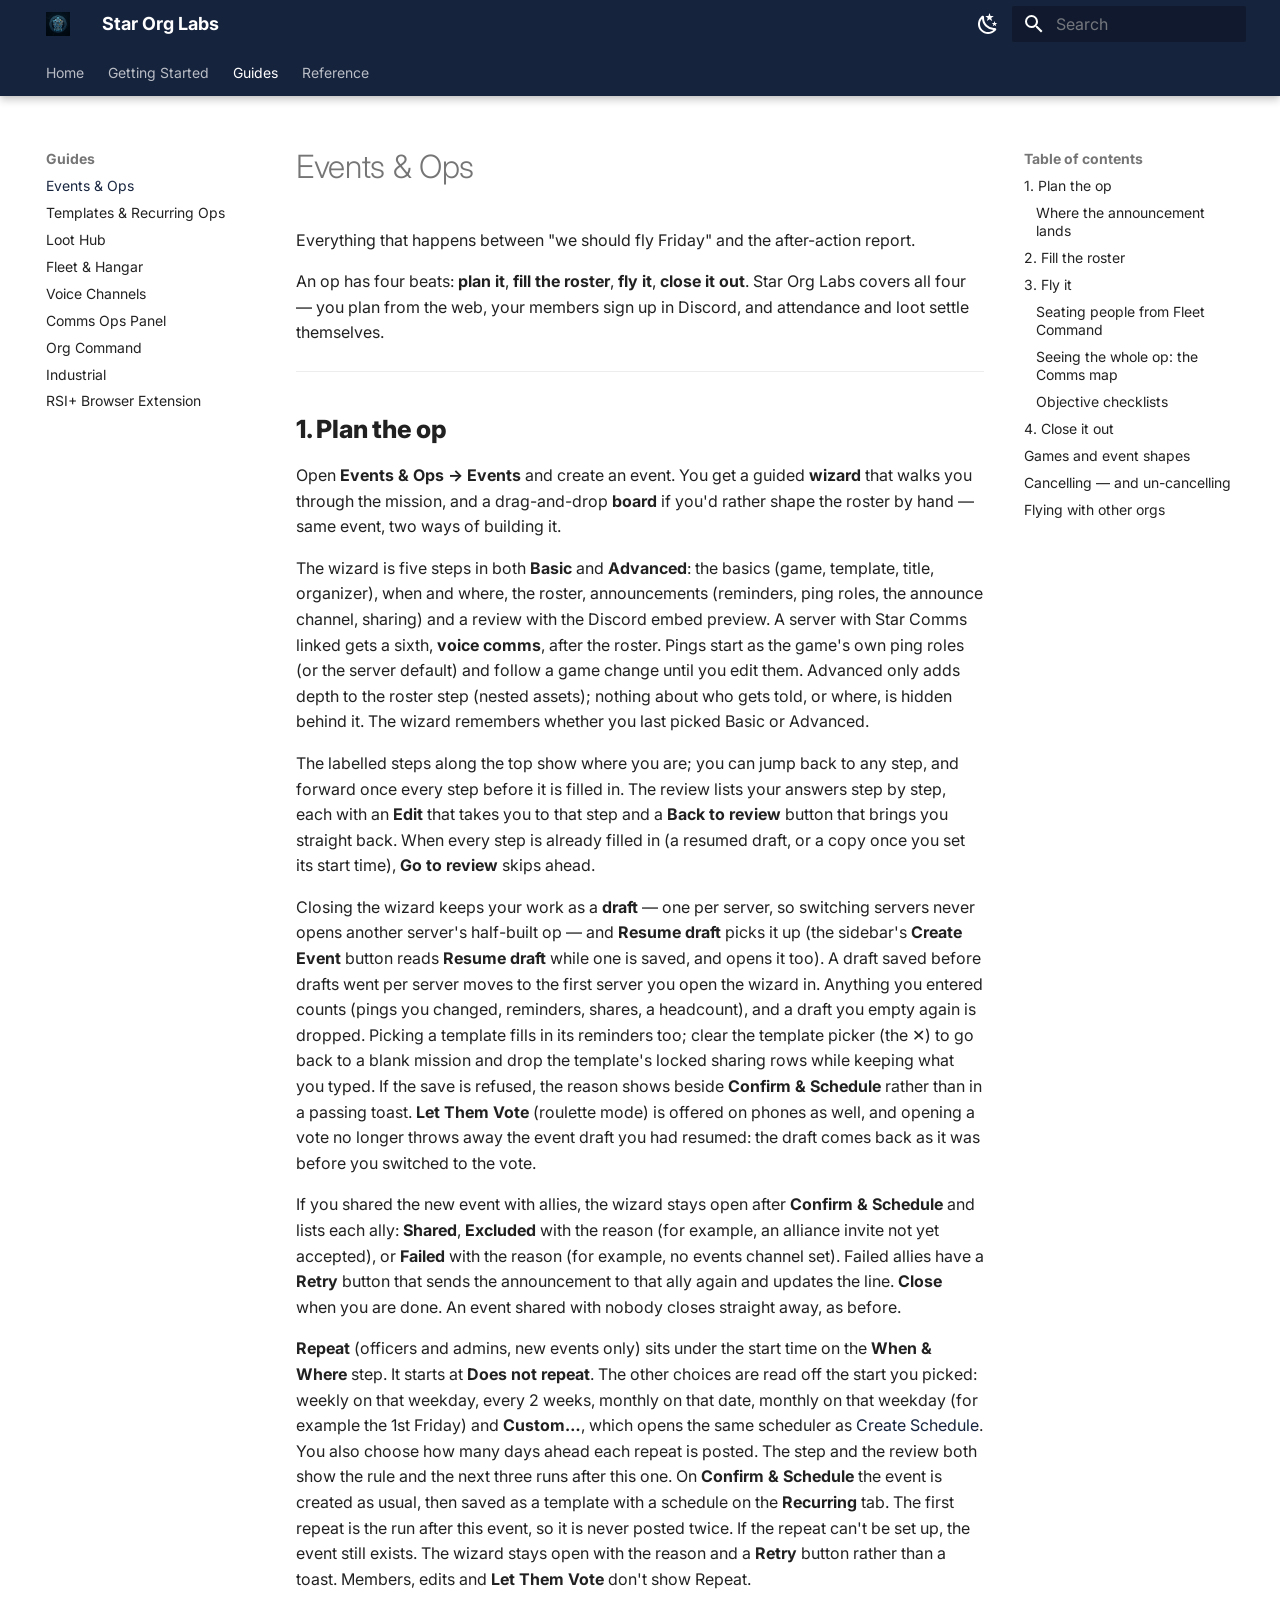
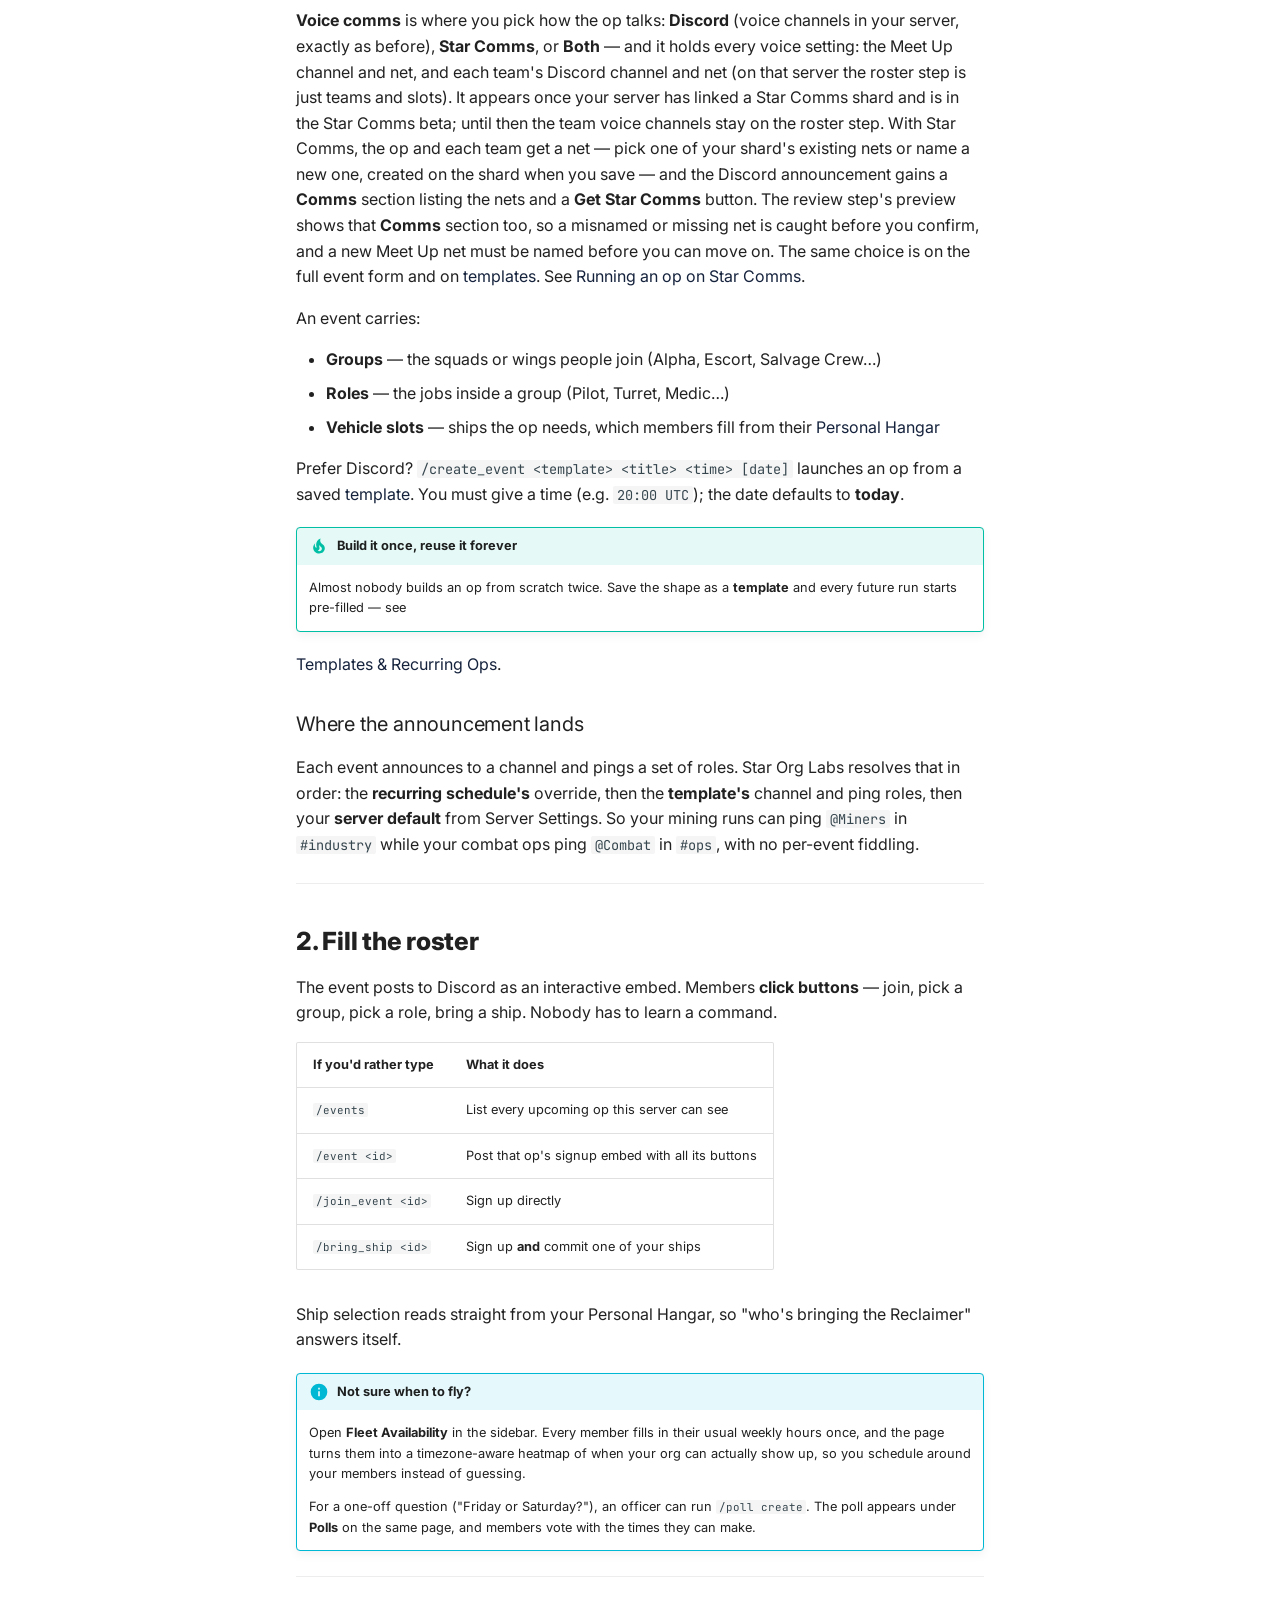
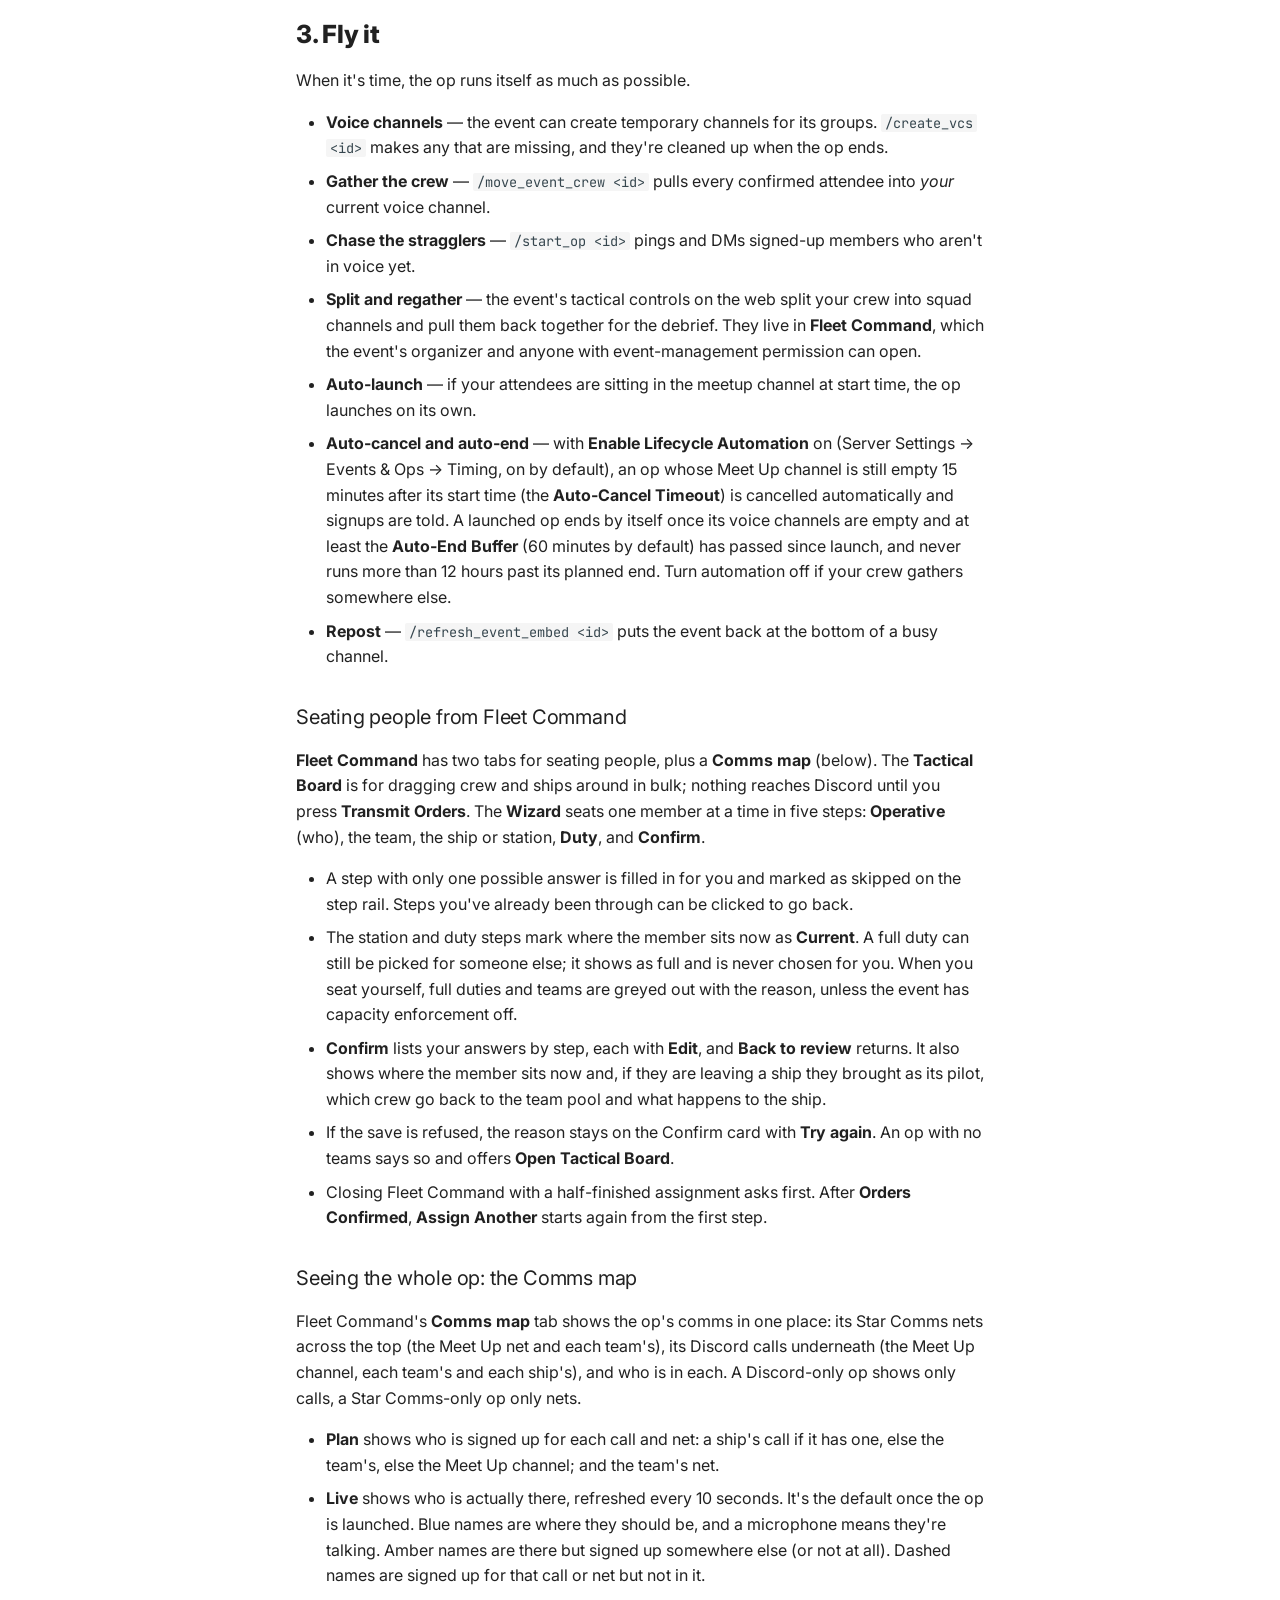
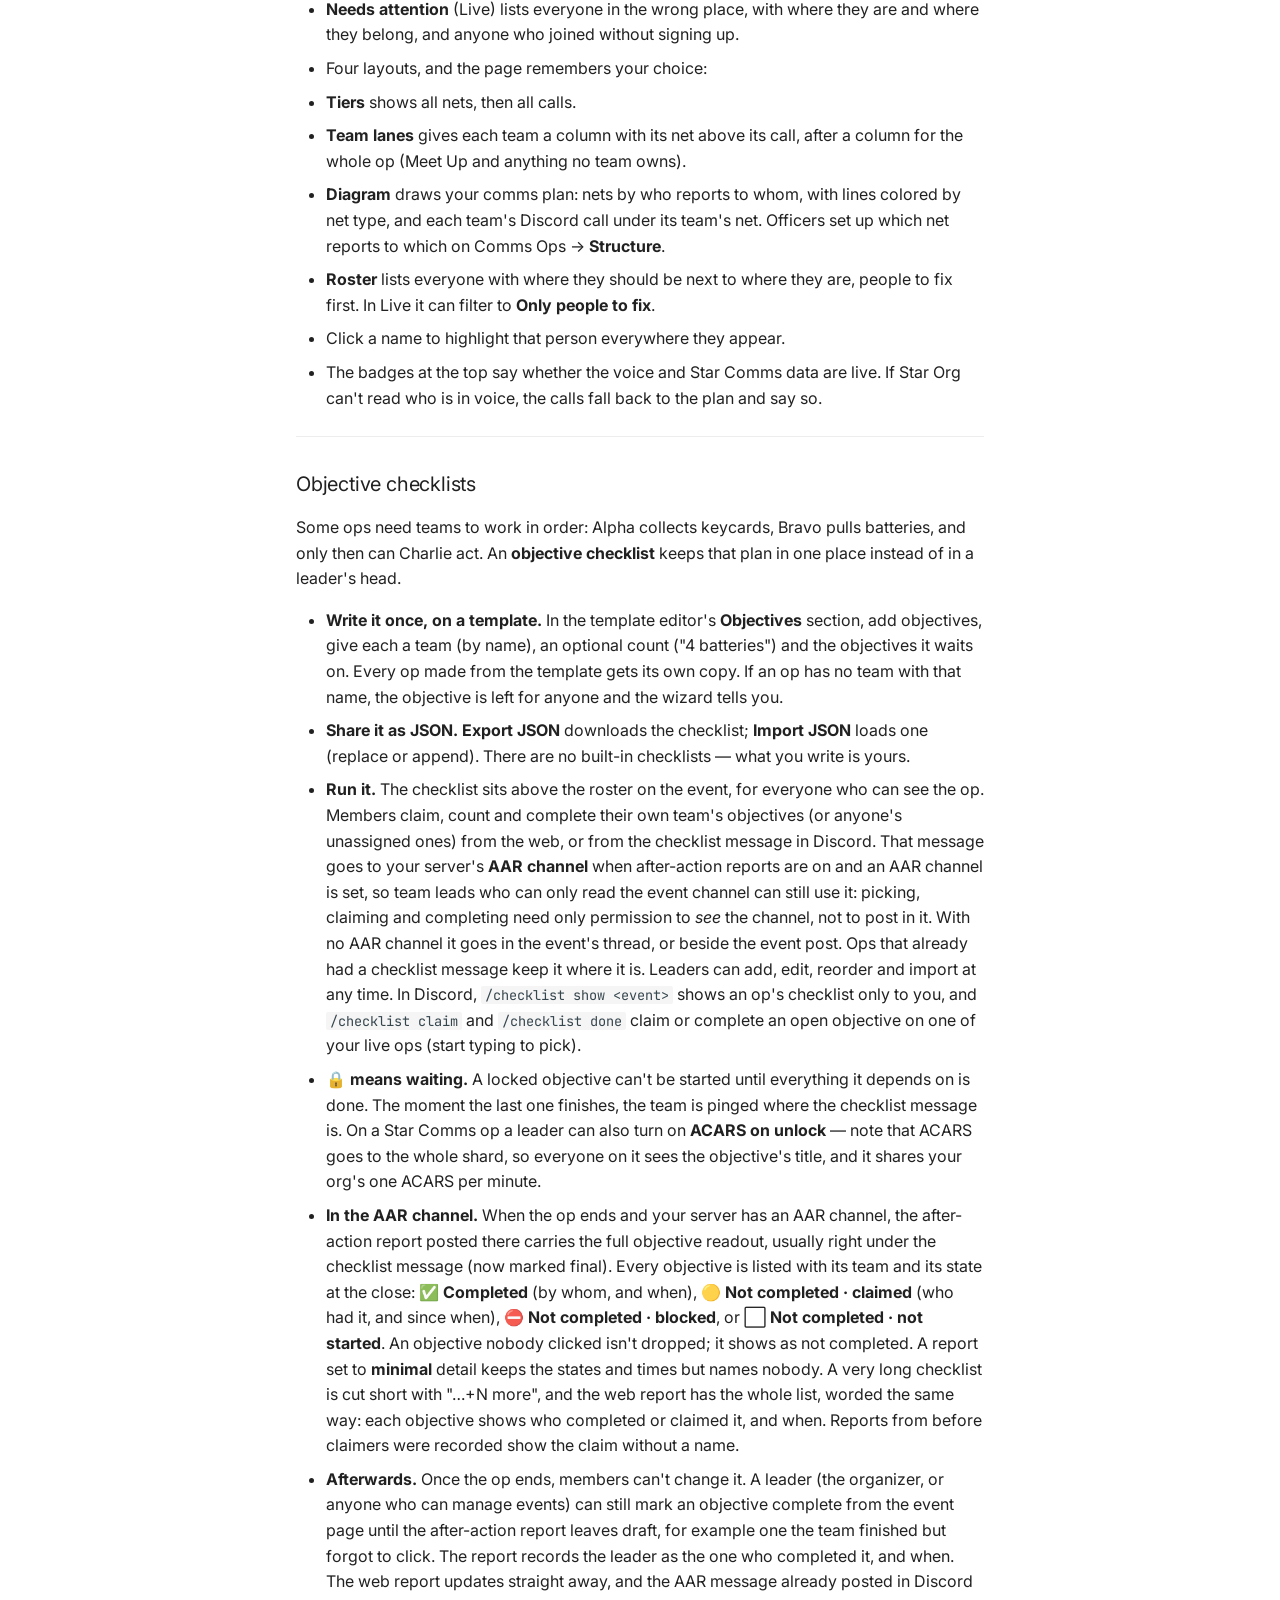
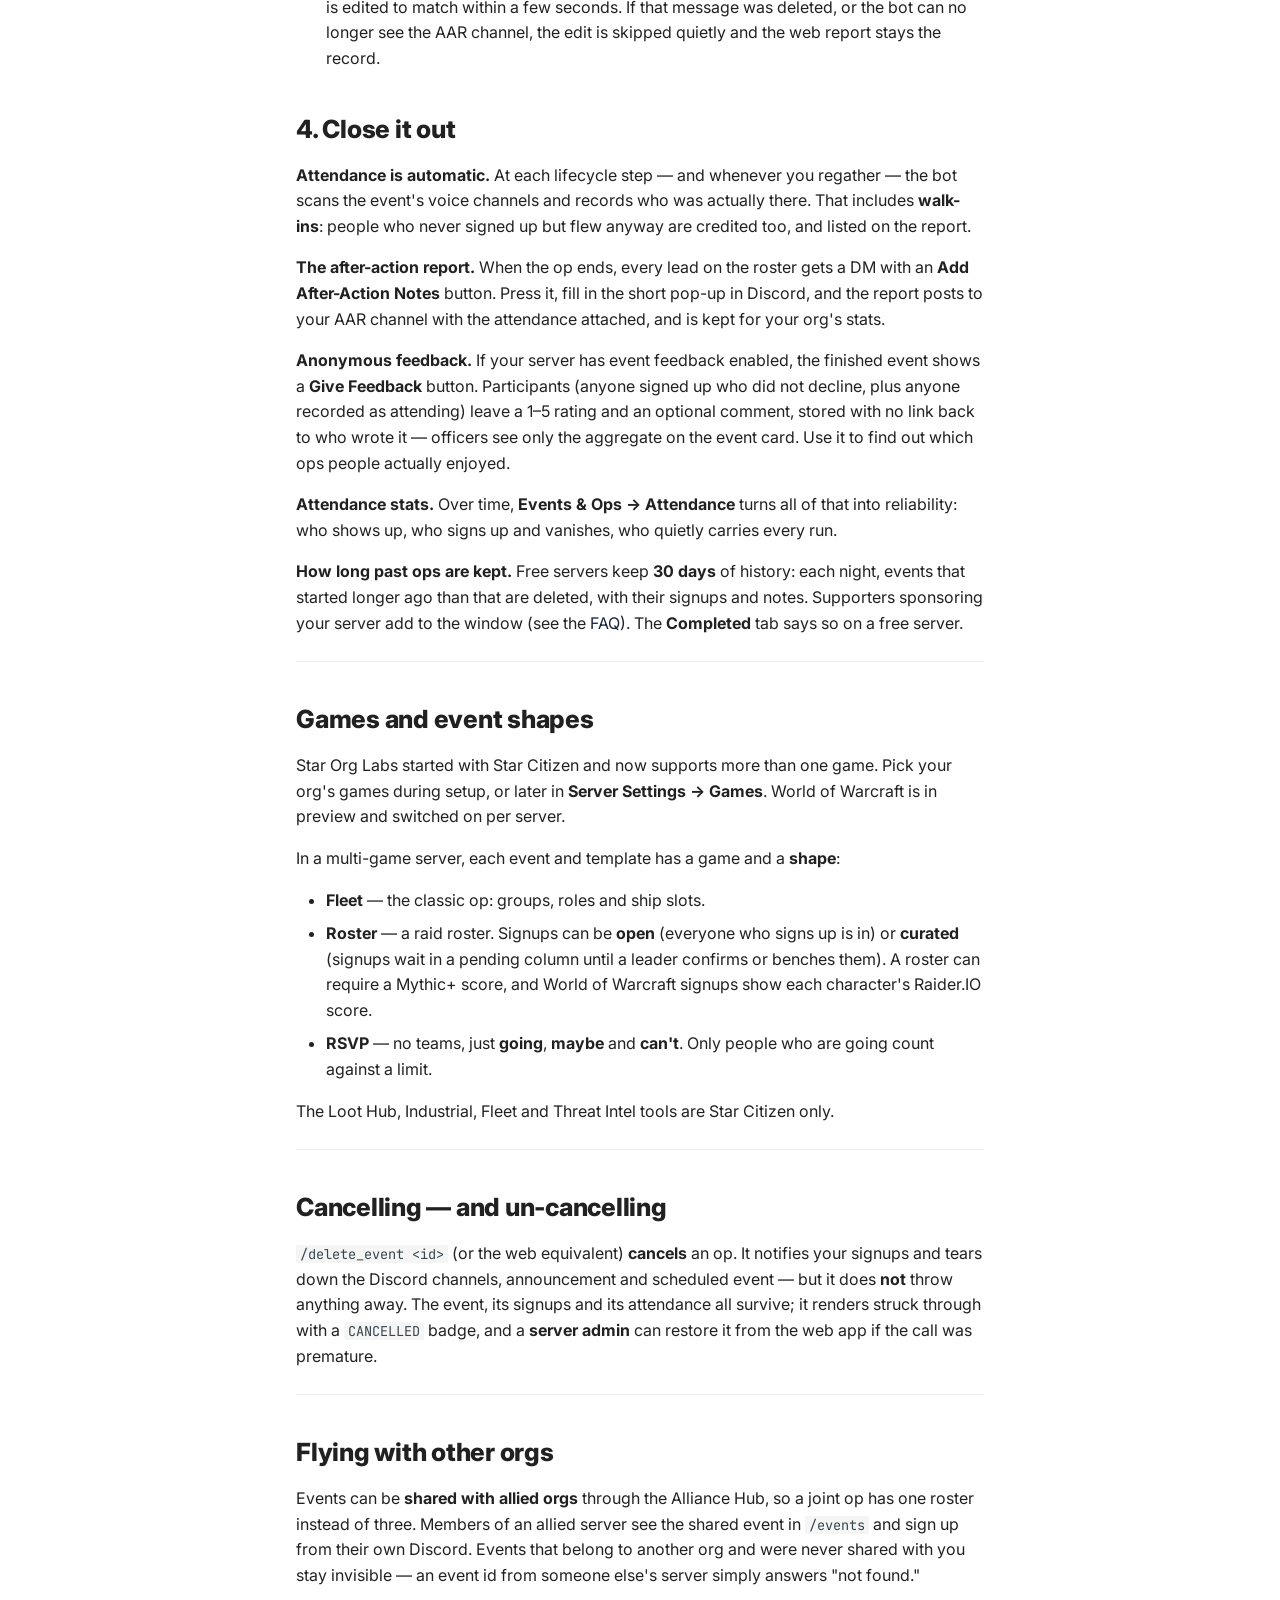
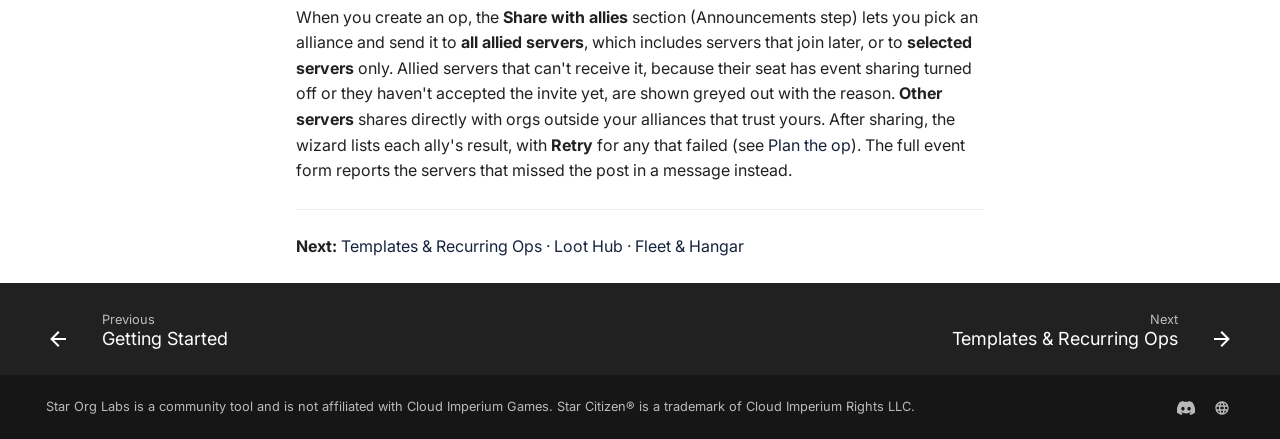
<file: guides/events/index.html>
<!doctype html>
<html lang="en" class="no-js">
  <head>
    
      <meta charset="utf-8">
      <meta name="viewport" content="width=device-width,initial-scale=1">
      
        <meta name="description" content="Star Citizen org management — from Discord to a full web command center. Events, fleet, loot, mining, recruitment, and org ops in one place.">
      
      
        <meta name="author" content="Star Org Labs">
      
      
        <link rel="canonical" href="https://wiki.starorg.tools/guides/events/">
      
      
        <link rel="prev" href="../../getting-started/">
      
      
        <link rel="next" href="../templates-and-recurring/">
      
      
        
      
      
      <link rel="icon" href="../../assets/logo.png">
      <meta name="generator" content="mkdocs-1.6.1, mkdocs-material-9.8.0">
    
    
      
        <title>Events & Ops - Star Org Labs</title>
      
    
    
      <link rel="stylesheet" href="../../assets/stylesheets/main.57a0d79d.min.css">
      
        
        <link rel="stylesheet" href="../../assets/stylesheets/palette.fb2fffe2.min.css">
      
      


    
    
      
    
    
      
        
        
        <link rel="preconnect" href="https://fonts.gstatic.com" crossorigin>
        <link rel="stylesheet" href="https://fonts.googleapis.com/css?family=Inter:300,300i,400,400i,700,700i%7CJetBrains+Mono:400,400i,700,700i&display=fallback">
        <style>:root{--md-text-font:"Inter";--md-code-font:"JetBrains Mono"}</style>
      
    
    
      <link rel="stylesheet" href="../../stylesheets/extra.css">
    
    <script>__md_scope=new URL("../..",location),__md_hash=e=>[...e].reduce(((e,_)=>(e<<5)-e+_.charCodeAt(0)),0),__md_get=(e,_=localStorage,t=__md_scope)=>JSON.parse(_.getItem(t.pathname+"."+e)),__md_set=(e,_,t=localStorage,a=__md_scope)=>{try{t.setItem(a.pathname+"."+e,JSON.stringify(_))}catch(e){}}</script>
    
      

    
    
  </head>
  
  
    
    
      
    
    
    
    
    <body dir="ltr" data-md-color-scheme="slate" data-md-color-primary="custom" data-md-color-accent="custom">
  
    
    <input class="md-toggle" data-md-toggle="drawer" type="checkbox" id="__drawer" autocomplete="off">
    <input class="md-toggle" data-md-toggle="search" type="checkbox" id="__search" autocomplete="off">
    <label class="md-overlay" for="__drawer"></label>
    <div data-md-component="skip">
      
        
        <a href="#events-ops" class="md-skip">
          Skip to content
        </a>
      
    </div>
    <div data-md-component="announce">
      
    </div>
    
    
      

  

<header class="md-header md-header--shadow md-header--lifted" data-md-component="header">
  <nav class="md-header__inner md-grid" aria-label="Header">
    <a href="../.." title="Star Org Labs" class="md-header__button md-logo" aria-label="Star Org Labs" data-md-component="logo">
      
  <img src="../../assets/logo.png" alt="logo">

    </a>
    <label class="md-header__button md-icon" for="__drawer">
      
      <svg xmlns="http://www.w3.org/2000/svg" viewBox="0 0 24 24"><path d="M3 6h18v2H3zm0 5h18v2H3zm0 5h18v2H3z"/></svg>
    </label>
    <div class="md-header__title" data-md-component="header-title">
      <div class="md-header__ellipsis">
        <div class="md-header__topic">
          <span class="md-ellipsis">
            Star Org Labs
          </span>
        </div>
        <div class="md-header__topic" data-md-component="header-topic">
          <span class="md-ellipsis">
            
              Events & Ops
            
          </span>
        </div>
      </div>
    </div>
    
      
        <form class="md-header__option" data-md-component="palette">
  
    
    
    
    <input class="md-option" data-md-color-media="(prefers-color-scheme: dark)" data-md-color-scheme="slate" data-md-color-primary="custom" data-md-color-accent="custom"  aria-label="Switch to light mode"  type="radio" name="__palette" id="__palette_0">
    
      <label class="md-header__button md-icon" title="Switch to light mode" for="__palette_1" hidden>
        <svg xmlns="http://www.w3.org/2000/svg" viewBox="0 0 24 24"><path d="M12 7a5 5 0 0 1 5 5 5 5 0 0 1-5 5 5 5 0 0 1-5-5 5 5 0 0 1 5-5m0 2a3 3 0 0 0-3 3 3 3 0 0 0 3 3 3 3 0 0 0 3-3 3 3 0 0 0-3-3m0-7 2.39 3.42C13.65 5.15 12.84 5 12 5s-1.65.15-2.39.42zM3.34 7l4.16-.35A7.2 7.2 0 0 0 5.94 8.5c-.44.74-.69 1.5-.83 2.29zm.02 10 1.76-3.77a7.131 7.131 0 0 0 2.38 4.14zM20.65 7l-1.77 3.79a7.02 7.02 0 0 0-2.38-4.15zm-.01 10-4.14.36c.59-.51 1.12-1.14 1.54-1.86.42-.73.69-1.5.83-2.29zM12 22l-2.41-3.44c.74.27 1.55.44 2.41.44.82 0 1.63-.17 2.37-.44z"/></svg>
      </label>
    
  
    
    
    
    <input class="md-option" data-md-color-media="(prefers-color-scheme: light)" data-md-color-scheme="default" data-md-color-primary="custom" data-md-color-accent="custom"  aria-label="Switch to dark mode"  type="radio" name="__palette" id="__palette_1">
    
      <label class="md-header__button md-icon" title="Switch to dark mode" for="__palette_0" hidden>
        <svg xmlns="http://www.w3.org/2000/svg" viewBox="0 0 24 24"><path d="m17.75 4.09-2.53 1.94.91 3.06-2.63-1.81-2.63 1.81.91-3.06-2.53-1.94L12.44 4l1.06-3 1.06 3zm3.5 6.91-1.64 1.25.59 1.98-1.7-1.17-1.7 1.17.59-1.98L15.75 11l2.06-.05L18.5 9l.69 1.95zm-2.28 4.95c.83-.08 1.72 1.1 1.19 1.85-.32.45-.66.87-1.08 1.27C15.17 23 8.84 23 4.94 19.07c-3.91-3.9-3.91-10.24 0-14.14.4-.4.82-.76 1.27-1.08.75-.53 1.93.36 1.85 1.19-.27 2.86.69 5.83 2.89 8.02a9.96 9.96 0 0 0 8.02 2.89m-1.64 2.02a12.08 12.08 0 0 1-7.8-3.47c-2.17-2.19-3.33-5-3.49-7.82-2.81 3.14-2.7 7.96.31 10.98 3.02 3.01 7.84 3.12 10.98.31"/></svg>
      </label>
    
  
</form>
      
    
    
      <script>var palette=__md_get("__palette");if(palette&&palette.color){if("(prefers-color-scheme)"===palette.color.media){var media=matchMedia("(prefers-color-scheme: light)"),input=document.querySelector(media.matches?"[data-md-color-media='(prefers-color-scheme: light)']":"[data-md-color-media='(prefers-color-scheme: dark)']");palette.color.media=input.getAttribute("data-md-color-media"),palette.color.scheme=input.getAttribute("data-md-color-scheme"),palette.color.primary=input.getAttribute("data-md-color-primary"),palette.color.accent=input.getAttribute("data-md-color-accent")}for(var[key,value]of Object.entries(palette.color))document.body.setAttribute("data-md-color-"+key,value)}</script>
    
    
    
      
      
        <label class="md-header__button md-icon" for="__search">
          
          <svg xmlns="http://www.w3.org/2000/svg" viewBox="0 0 24 24"><path d="M9.5 3A6.5 6.5 0 0 1 16 9.5c0 1.61-.59 3.09-1.56 4.23l.27.27h.79l5 5-1.5 1.5-5-5v-.79l-.27-.27A6.52 6.52 0 0 1 9.5 16 6.5 6.5 0 0 1 3 9.5 6.5 6.5 0 0 1 9.5 3m0 2C7 5 5 7 5 9.5S7 14 9.5 14 14 12 14 9.5 12 5 9.5 5"/></svg>
        </label>
        <div class="md-search" data-md-component="search" role="dialog">
  <label class="md-search__overlay" for="__search"></label>
  <div class="md-search__inner" role="search">
    <form class="md-search__form" name="search">
      <input type="text" class="md-search__input" name="query" aria-label="Search" placeholder="Search" autocapitalize="off" autocorrect="off" autocomplete="off" spellcheck="false" data-md-component="search-query" required>
      <label class="md-search__icon md-icon" for="__search">
        
        <svg xmlns="http://www.w3.org/2000/svg" viewBox="0 0 24 24"><path d="M9.5 3A6.5 6.5 0 0 1 16 9.5c0 1.61-.59 3.09-1.56 4.23l.27.27h.79l5 5-1.5 1.5-5-5v-.79l-.27-.27A6.52 6.52 0 0 1 9.5 16 6.5 6.5 0 0 1 3 9.5 6.5 6.5 0 0 1 9.5 3m0 2C7 5 5 7 5 9.5S7 14 9.5 14 14 12 14 9.5 12 5 9.5 5"/></svg>
        
        <svg xmlns="http://www.w3.org/2000/svg" viewBox="0 0 24 24"><path d="M20 11v2H8l5.5 5.5-1.42 1.42L4.16 12l7.92-7.92L13.5 5.5 8 11z"/></svg>
      </label>
      <nav class="md-search__options" aria-label="Search">
        
          <a href="javascript:void(0)" class="md-search__icon md-icon" title="Share" aria-label="Share" data-clipboard data-clipboard-text="" data-md-component="search-share" tabindex="-1">
            
            <svg xmlns="http://www.w3.org/2000/svg" viewBox="0 0 24 24"><path d="M18 16.08c-.76 0-1.44.3-1.96.77L8.91 12.7c.05-.23.09-.46.09-.7s-.04-.47-.09-.7l7.05-4.11c.54.5 1.25.81 2.04.81a3 3 0 0 0 3-3 3 3 0 0 0-3-3 3 3 0 0 0-3 3c0 .24.04.47.09.7L8.04 9.81C7.5 9.31 6.79 9 6 9a3 3 0 0 0-3 3 3 3 0 0 0 3 3c.79 0 1.5-.31 2.04-.81l7.12 4.15c-.05.21-.08.43-.08.66 0 1.61 1.31 2.91 2.92 2.91s2.92-1.3 2.92-2.91A2.92 2.92 0 0 0 18 16.08"/></svg>
          </a>
        
        <button type="reset" class="md-search__icon md-icon" title="Clear" aria-label="Clear" tabindex="-1">
          
          <svg xmlns="http://www.w3.org/2000/svg" viewBox="0 0 24 24"><path d="M19 6.41 17.59 5 12 10.59 6.41 5 5 6.41 10.59 12 5 17.59 6.41 19 12 13.41 17.59 19 19 17.59 13.41 12z"/></svg>
        </button>
      </nav>
      
        <div class="md-search__suggest" data-md-component="search-suggest"></div>
      
    </form>
    <div class="md-search__output">
      <div class="md-search__scrollwrap" tabindex="0" data-md-scrollfix>
        <div class="md-search-result" data-md-component="search-result">
          <div class="md-search-result__meta">
            Initializing search
          </div>
          <ol class="md-search-result__list" role="presentation"></ol>
        </div>
      </div>
    </div>
  </div>
</div>
      
    
    
  </nav>
  
    
      
<nav class="md-tabs" aria-label="Tabs" data-md-component="tabs">
  <div class="md-grid">
    <ul class="md-tabs__list">
      
        
  
  
  
  
    <li class="md-tabs__item">
      <a href="../.." class="md-tabs__link">
        
  
  
    
  
  Home

      </a>
    </li>
  

      
        
  
  
  
  
    <li class="md-tabs__item">
      <a href="../../getting-started/" class="md-tabs__link">
        
  
  
    
  
  Getting Started

      </a>
    </li>
  

      
        
  
  
  
    
  
  
    
    
      <li class="md-tabs__item md-tabs__item--active">
        <a href="./" class="md-tabs__link">
          
  
  
  Guides

        </a>
      </li>
    
  

      
        
  
  
  
  
    
    
      <li class="md-tabs__item">
        <a href="../../permissions/" class="md-tabs__link">
          
  
  
  Reference

        </a>
      </li>
    
  

      
    </ul>
  </div>
</nav>
    
  
</header>
    
    <div class="md-container" data-md-component="container">
      
      
        
      
      <main class="md-main" data-md-component="main">
        <div class="md-main__inner md-grid">
          
            
              
              <div class="md-sidebar md-sidebar--primary" data-md-component="sidebar" data-md-type="navigation" >
                <div class="md-sidebar__scrollwrap">
                  <div class="md-sidebar__inner">
                    


  


<nav class="md-nav md-nav--primary md-nav--lifted" aria-label="Navigation" data-md-level="0">
  <label class="md-nav__title" for="__drawer">
    <a href="../.." title="Star Org Labs" class="md-nav__button md-logo" aria-label="Star Org Labs" data-md-component="logo">
      
  <img src="../../assets/logo.png" alt="logo">

    </a>
    Star Org Labs
  </label>
  
  <ul class="md-nav__list" data-md-scrollfix>
    
      
      
  
  
  
  
    <li class="md-nav__item">
      <a href="../.." class="md-nav__link">
        
  
  
  <span class="md-ellipsis">
    
  
    Home
  

    
  </span>
  
  

      </a>
    </li>
  

    
      
      
  
  
  
  
    <li class="md-nav__item">
      <a href="../../getting-started/" class="md-nav__link">
        
  
  
  <span class="md-ellipsis">
    
  
    Getting Started
  

    
  </span>
  
  

      </a>
    </li>
  

    
      
      
  
  
    
  
  
  
    
    
    
    
      
        
        
      
      
        
      
    
    
    <li class="md-nav__item md-nav__item--active md-nav__item--section md-nav__item--nested">
      
        
        
        <input class="md-nav__toggle md-toggle " type="checkbox" id="__nav_3" checked>
        
          
          <label class="md-nav__link" for="__nav_3" id="__nav_3_label" tabindex="">
            
  
  
  <span class="md-ellipsis">
    
  
    Guides
  

    
  </span>
  
  

            <span class="md-nav__icon md-icon"></span>
          </label>
        
        <nav class="md-nav" data-md-level="1" aria-labelledby="__nav_3_label" aria-expanded="true">
          <label class="md-nav__title" for="__nav_3">
            <span class="md-nav__icon md-icon"></span>
            
  
    Guides
  

          </label>
          <ul class="md-nav__list" data-md-scrollfix>
            
              
                
  
  
    
  
  
  
    <li class="md-nav__item md-nav__item--active">
      
      <input class="md-nav__toggle md-toggle" type="checkbox" id="__toc">
      
      
        
      
      
        <label class="md-nav__link md-nav__link--active" for="__toc">
          
  
  
  <span class="md-ellipsis">
    
  
    Events & Ops
  

    
  </span>
  
  

          <span class="md-nav__icon md-icon"></span>
        </label>
      
      <a href="./" class="md-nav__link md-nav__link--active">
        
  
  
  <span class="md-ellipsis">
    
  
    Events & Ops
  

    
  </span>
  
  

      </a>
      
        

<nav class="md-nav md-nav--secondary" aria-label="Table of contents">
  
  
  
    
  
  
    <label class="md-nav__title" for="__toc">
      <span class="md-nav__icon md-icon"></span>
      Table of contents
    </label>
    <ul class="md-nav__list" data-md-component="toc" data-md-scrollfix>
      
        <li class="md-nav__item">
  <a href="#1-plan-the-op" class="md-nav__link">
    <span class="md-ellipsis">
      
        1. Plan the op
      
    </span>
  </a>
  
    <nav class="md-nav" aria-label="1. Plan the op">
      <ul class="md-nav__list">
        
          <li class="md-nav__item">
  <a href="#where-the-announcement-lands" class="md-nav__link">
    <span class="md-ellipsis">
      
        Where the announcement lands
      
    </span>
  </a>
  
</li>
        
      </ul>
    </nav>
  
</li>
      
        <li class="md-nav__item">
  <a href="#2-fill-the-roster" class="md-nav__link">
    <span class="md-ellipsis">
      
        2. Fill the roster
      
    </span>
  </a>
  
</li>
      
        <li class="md-nav__item">
  <a href="#3-fly-it" class="md-nav__link">
    <span class="md-ellipsis">
      
        3. Fly it
      
    </span>
  </a>
  
    <nav class="md-nav" aria-label="3. Fly it">
      <ul class="md-nav__list">
        
          <li class="md-nav__item">
  <a href="#seating-people-from-fleet-command" class="md-nav__link">
    <span class="md-ellipsis">
      
        Seating people from Fleet Command
      
    </span>
  </a>
  
</li>
        
          <li class="md-nav__item">
  <a href="#seeing-the-whole-op-the-comms-map" class="md-nav__link">
    <span class="md-ellipsis">
      
        Seeing the whole op: the Comms map
      
    </span>
  </a>
  
</li>
        
          <li class="md-nav__item">
  <a href="#objective-checklists" class="md-nav__link">
    <span class="md-ellipsis">
      
        Objective checklists
      
    </span>
  </a>
  
</li>
        
      </ul>
    </nav>
  
</li>
      
        <li class="md-nav__item">
  <a href="#4-close-it-out" class="md-nav__link">
    <span class="md-ellipsis">
      
        4. Close it out
      
    </span>
  </a>
  
</li>
      
        <li class="md-nav__item">
  <a href="#games-and-event-shapes" class="md-nav__link">
    <span class="md-ellipsis">
      
        Games and event shapes
      
    </span>
  </a>
  
</li>
      
        <li class="md-nav__item">
  <a href="#cancelling-and-un-cancelling" class="md-nav__link">
    <span class="md-ellipsis">
      
        Cancelling — and un-cancelling
      
    </span>
  </a>
  
</li>
      
        <li class="md-nav__item">
  <a href="#flying-with-other-orgs" class="md-nav__link">
    <span class="md-ellipsis">
      
        Flying with other orgs
      
    </span>
  </a>
  
</li>
      
    </ul>
  
</nav>
      
    </li>
  

              
            
              
                
  
  
  
  
    <li class="md-nav__item">
      <a href="../templates-and-recurring/" class="md-nav__link">
        
  
  
  <span class="md-ellipsis">
    
  
    Templates & Recurring Ops
  

    
  </span>
  
  

      </a>
    </li>
  

              
            
              
                
  
  
  
  
    <li class="md-nav__item">
      <a href="../loot/" class="md-nav__link">
        
  
  
  <span class="md-ellipsis">
    
  
    Loot Hub
  

    
  </span>
  
  

      </a>
    </li>
  

              
            
              
                
  
  
  
  
    <li class="md-nav__item">
      <a href="../fleet/" class="md-nav__link">
        
  
  
  <span class="md-ellipsis">
    
  
    Fleet & Hangar
  

    
  </span>
  
  

      </a>
    </li>
  

              
            
              
                
  
  
  
  
    <li class="md-nav__item">
      <a href="../voice/" class="md-nav__link">
        
  
  
  <span class="md-ellipsis">
    
  
    Voice Channels
  

    
  </span>
  
  

      </a>
    </li>
  

              
            
              
                
  
  
  
  
    <li class="md-nav__item">
      <a href="../comms-ops/" class="md-nav__link">
        
  
  
  <span class="md-ellipsis">
    
  
    Comms Ops Panel
  

    
  </span>
  
  

      </a>
    </li>
  

              
            
              
                
  
  
  
  
    <li class="md-nav__item">
      <a href="../org-command/" class="md-nav__link">
        
  
  
  <span class="md-ellipsis">
    
  
    Org Command
  

    
  </span>
  
  

      </a>
    </li>
  

              
            
              
                
  
  
  
  
    <li class="md-nav__item">
      <a href="../industrial/" class="md-nav__link">
        
  
  
  <span class="md-ellipsis">
    
  
    Industrial
  

    
  </span>
  
  

      </a>
    </li>
  

              
            
              
                
  
  
  
  
    <li class="md-nav__item">
      <a href="../rsi-plus/" class="md-nav__link">
        
  
  
  <span class="md-ellipsis">
    
  
    RSI+ Browser Extension
  

    
  </span>
  
  

      </a>
    </li>
  

              
            
          </ul>
        </nav>
      
    </li>
  

    
      
      
  
  
  
  
    
    
    
    
      
      
        
      
    
    
    <li class="md-nav__item md-nav__item--nested">
      
        
        
        <input class="md-nav__toggle md-toggle " type="checkbox" id="__nav_4" >
        
          
          <label class="md-nav__link" for="__nav_4" id="__nav_4_label" tabindex="0">
            
  
  
  <span class="md-ellipsis">
    
  
    Reference
  

    
  </span>
  
  

            <span class="md-nav__icon md-icon"></span>
          </label>
        
        <nav class="md-nav" data-md-level="1" aria-labelledby="__nav_4_label" aria-expanded="false">
          <label class="md-nav__title" for="__nav_4">
            <span class="md-nav__icon md-icon"></span>
            
  
    Reference
  

          </label>
          <ul class="md-nav__list" data-md-scrollfix>
            
              
                
  
  
  
  
    <li class="md-nav__item">
      <a href="../../permissions/" class="md-nav__link">
        
  
  
  <span class="md-ellipsis">
    
  
    Roles & Permissions
  

    
  </span>
  
  

      </a>
    </li>
  

              
            
              
                
  
  
  
  
    <li class="md-nav__item">
      <a href="../../commands/" class="md-nav__link">
        
  
  
  <span class="md-ellipsis">
    
  
    Discord Commands
  

    
  </span>
  
  

      </a>
    </li>
  

              
            
              
                
  
  
  
  
    <li class="md-nav__item">
      <a href="../../faq/" class="md-nav__link">
        
  
  
  <span class="md-ellipsis">
    
  
    FAQ
  

    
  </span>
  
  

      </a>
    </li>
  

              
            
          </ul>
        </nav>
      
    </li>
  

    
  </ul>
</nav>
                  </div>
                </div>
              </div>
            
            
              
              <div class="md-sidebar md-sidebar--secondary" data-md-component="sidebar" data-md-type="toc" >
                <div class="md-sidebar__scrollwrap">
                  <div class="md-sidebar__inner">
                    

<nav class="md-nav md-nav--secondary" aria-label="Table of contents">
  
  
  
    
  
  
    <label class="md-nav__title" for="__toc">
      <span class="md-nav__icon md-icon"></span>
      Table of contents
    </label>
    <ul class="md-nav__list" data-md-component="toc" data-md-scrollfix>
      
        <li class="md-nav__item">
  <a href="#1-plan-the-op" class="md-nav__link">
    <span class="md-ellipsis">
      
        1. Plan the op
      
    </span>
  </a>
  
    <nav class="md-nav" aria-label="1. Plan the op">
      <ul class="md-nav__list">
        
          <li class="md-nav__item">
  <a href="#where-the-announcement-lands" class="md-nav__link">
    <span class="md-ellipsis">
      
        Where the announcement lands
      
    </span>
  </a>
  
</li>
        
      </ul>
    </nav>
  
</li>
      
        <li class="md-nav__item">
  <a href="#2-fill-the-roster" class="md-nav__link">
    <span class="md-ellipsis">
      
        2. Fill the roster
      
    </span>
  </a>
  
</li>
      
        <li class="md-nav__item">
  <a href="#3-fly-it" class="md-nav__link">
    <span class="md-ellipsis">
      
        3. Fly it
      
    </span>
  </a>
  
    <nav class="md-nav" aria-label="3. Fly it">
      <ul class="md-nav__list">
        
          <li class="md-nav__item">
  <a href="#seating-people-from-fleet-command" class="md-nav__link">
    <span class="md-ellipsis">
      
        Seating people from Fleet Command
      
    </span>
  </a>
  
</li>
        
          <li class="md-nav__item">
  <a href="#seeing-the-whole-op-the-comms-map" class="md-nav__link">
    <span class="md-ellipsis">
      
        Seeing the whole op: the Comms map
      
    </span>
  </a>
  
</li>
        
          <li class="md-nav__item">
  <a href="#objective-checklists" class="md-nav__link">
    <span class="md-ellipsis">
      
        Objective checklists
      
    </span>
  </a>
  
</li>
        
      </ul>
    </nav>
  
</li>
      
        <li class="md-nav__item">
  <a href="#4-close-it-out" class="md-nav__link">
    <span class="md-ellipsis">
      
        4. Close it out
      
    </span>
  </a>
  
</li>
      
        <li class="md-nav__item">
  <a href="#games-and-event-shapes" class="md-nav__link">
    <span class="md-ellipsis">
      
        Games and event shapes
      
    </span>
  </a>
  
</li>
      
        <li class="md-nav__item">
  <a href="#cancelling-and-un-cancelling" class="md-nav__link">
    <span class="md-ellipsis">
      
        Cancelling — and un-cancelling
      
    </span>
  </a>
  
</li>
      
        <li class="md-nav__item">
  <a href="#flying-with-other-orgs" class="md-nav__link">
    <span class="md-ellipsis">
      
        Flying with other orgs
      
    </span>
  </a>
  
</li>
      
    </ul>
  
</nav>
                  </div>
                </div>
              </div>
            
          
          
            <div class="md-content" data-md-component="content">
              
              <article class="md-content__inner md-typeset">
                
                  



<h1 id="events-ops">Events &amp; Ops<a class="headerlink" href="#events-ops" title="Permanent link">&para;</a></h1>
<p>Everything that happens between "we should fly Friday" and the after-action report.</p>
<p>An op has four beats: <strong>plan it</strong>, <strong>fill the roster</strong>, <strong>fly it</strong>, <strong>close it out</strong>.
Star Org Labs covers all four — you plan from the web, your members sign up in Discord,
and attendance and loot settle themselves.</p>
<hr />
<h2 id="1-plan-the-op">1. Plan the op<a class="headerlink" href="#1-plan-the-op" title="Permanent link">&para;</a></h2>
<p>Open <strong>Events &amp; Ops → Events</strong> and create an event. You get a guided <strong>wizard</strong> that walks
you through the mission, and a drag-and-drop <strong>board</strong> if you'd rather shape the roster by
hand — same event, two ways of building it.</p>
<p>The wizard is five steps in both <strong>Basic</strong> and <strong>Advanced</strong>: the basics (game, template,
title, organizer), when and where, the roster, announcements (reminders, ping roles, the
announce channel, sharing) and a review with the Discord embed preview. A server with Star
Comms linked gets a sixth, <strong>voice comms</strong>, after the roster. Pings start as the game's own
ping roles (or the server default) and follow a game change until you edit them. Advanced
only adds depth to the roster step (nested assets); nothing about who gets told, or where, is
hidden behind it. The wizard remembers whether you last picked Basic or Advanced.</p>
<p>The labelled steps along the top show where you are; you can jump back to any step, and forward
once every step before it is filled in. The review lists your answers step by step, each with an
<strong>Edit</strong> that takes you to that step and a <strong>Back to review</strong> button that brings you straight
back. When every step is already filled in (a resumed draft, or a copy once you set its start
time), <strong>Go to review</strong> skips ahead.</p>
<p>Closing the wizard keeps your work as a <strong>draft</strong> — one per server, so switching servers never
opens another server's half-built op — and <strong>Resume draft</strong> picks it up (the sidebar's
<strong>Create Event</strong> button reads <strong>Resume draft</strong> while one is saved, and opens it too). A draft saved before
drafts went per server moves to the first server you open the wizard in. Anything you entered
counts (pings you changed, reminders, shares, a headcount), and a draft you empty again is
dropped. Picking a template fills in its reminders too; clear the template picker (the ✕) to go
back to a blank mission and drop the template's locked sharing rows while keeping what you typed.
If the save is refused, the reason shows beside <strong>Confirm &amp; Schedule</strong> rather than in a passing
toast. <strong>Let Them Vote</strong> (roulette mode) is offered on phones as well, and opening a vote no
longer throws away the event draft you had resumed: the draft comes back as it was before you
switched to the vote.</p>
<p>If you shared the new event with allies, the wizard stays open after <strong>Confirm &amp; Schedule</strong> and
lists each ally: <strong>Shared</strong>, <strong>Excluded</strong> with the reason (for example, an alliance invite not
yet accepted), or <strong>Failed</strong> with the reason (for example, no events channel set). Failed allies
have a <strong>Retry</strong> button that sends the announcement to that ally again and updates the line.
<strong>Close</strong> when you are done. An event shared with nobody closes straight away, as before.</p>
<p><strong>Repeat</strong> (officers and admins, new events only) sits under the start time on the <strong>When &amp;
Where</strong> step. It starts at <strong>Does not repeat</strong>. The other choices are read off the start you
picked: weekly on that weekday, every 2 weeks, monthly on that date, monthly on that weekday (for
example the 1st Friday) and <strong>Custom…</strong>, which opens the same scheduler as
<a href="../templates-and-recurring/#recurring-schedules">Create Schedule</a>. You also choose how many days
ahead each repeat is posted. The step and the review both show the rule and the next three runs
after this one. On <strong>Confirm &amp; Schedule</strong> the event is created as usual, then saved as a template
with a schedule on the <strong>Recurring</strong> tab. The first repeat is the run after this event, so it is
never posted twice. If the repeat can't be set up, the event still exists. The wizard stays open
with the reason and a <strong>Retry</strong> button rather than a toast. Members, edits and <strong>Let Them Vote</strong>
don't show Repeat.</p>
<p><strong>Voice comms</strong> is where you pick how the op talks: <strong>Discord</strong> (voice channels in your server,
exactly as before), <strong>Star Comms</strong>, or <strong>Both</strong> — and it holds every voice setting: the Meet Up
channel and net, and each team's Discord channel and net (on that server the roster step is just
teams and slots). It appears once your server has linked a Star Comms shard and is in the Star
Comms beta; until then the team voice channels stay on the roster step. With Star Comms, the op
and each team get a net — pick one of your shard's existing nets or name a new one, created on
the shard when you save — and the Discord announcement gains a <strong>Comms</strong> section listing the
nets and a <strong>Get Star Comms</strong> button. The review step's preview shows that <strong>Comms</strong> section
too, so a misnamed or missing net is caught before you confirm, and a new Meet Up net must be
named before you can move on. The same choice is on the full event
form and on <a href="../templates-and-recurring/">templates</a>. See
<a href="../comms-ops/#running-an-op-on-star-comms">Running an op on Star Comms</a>.</p>
<p>An event carries:</p>
<ul>
<li><strong>Groups</strong> — the squads or wings people join (Alpha, Escort, Salvage Crew…)</li>
<li><strong>Roles</strong> — the jobs inside a group (Pilot, Turret, Medic…)</li>
<li><strong>Vehicle slots</strong> — ships the op needs, which members fill from their
  <a href="../fleet/">Personal Hangar</a></li>
</ul>
<p>Prefer Discord? <code>/create_event &lt;template&gt; &lt;title&gt; &lt;time&gt; [date]</code> launches an op from a saved
<a href="../templates-and-recurring/">template</a>. You must give a time (e.g. <code>20:00 UTC</code>); the date
defaults to <strong>today</strong>.</p>
<div class="admonition tip">
<p class="admonition-title">Build it once, reuse it forever</p>
<p>Almost nobody builds an op from scratch twice. Save the shape as a <strong>template</strong> and
every future run starts pre-filled — see</p>
</div>
<p><a href="../templates-and-recurring/">Templates &amp; Recurring Ops</a>.</p>
<h3 id="where-the-announcement-lands">Where the announcement lands<a class="headerlink" href="#where-the-announcement-lands" title="Permanent link">&para;</a></h3>
<p>Each event announces to a channel and pings a set of roles. Star Org Labs resolves that in
order: the <strong>recurring schedule's</strong> override, then the <strong>template's</strong> channel and ping
roles, then your <strong>server default</strong> from Server Settings. So your mining runs can ping
<code>@Miners</code> in <code>#industry</code> while your combat ops ping <code>@Combat</code> in <code>#ops</code>, with no per-event
fiddling.</p>
<hr />
<h2 id="2-fill-the-roster">2. Fill the roster<a class="headerlink" href="#2-fill-the-roster" title="Permanent link">&para;</a></h2>
<p>The event posts to Discord as an interactive embed. Members <strong>click buttons</strong> — join,
pick a group, pick a role, bring a ship. Nobody has to learn a command.</p>
<table>
<thead>
<tr>
<th>If you'd rather type</th>
<th>What it does</th>
</tr>
</thead>
<tbody>
<tr>
<td><code>/events</code></td>
<td>List every upcoming op this server can see</td>
</tr>
<tr>
<td><code>/event &lt;id&gt;</code></td>
<td>Post that op's signup embed with all its buttons</td>
</tr>
<tr>
<td><code>/join_event &lt;id&gt;</code></td>
<td>Sign up directly</td>
</tr>
<tr>
<td><code>/bring_ship &lt;id&gt;</code></td>
<td>Sign up <strong>and</strong> commit one of your ships</td>
</tr>
</tbody>
</table>
<p>Ship selection reads straight from your Personal Hangar, so "who's bringing the Reclaimer"
answers itself.</p>
<div class="admonition info">
<p class="admonition-title">Not sure when to fly?</p>
<p>Open <strong>Fleet Availability</strong> in the sidebar. Every member fills in their usual weekly
hours once, and the page turns them into a timezone-aware heatmap of when your org
can actually show up, so you schedule around your members instead of guessing.</p>
<p>For a one-off question ("Friday or Saturday?"), an officer can run <code>/poll create</code>.
The poll appears under <strong>Polls</strong> on the same page, and members vote with the times
they can make.</p>
</div>
<hr />
<h2 id="3-fly-it">3. Fly it<a class="headerlink" href="#3-fly-it" title="Permanent link">&para;</a></h2>
<p>When it's time, the op runs itself as much as possible.</p>
<ul>
<li><strong>Voice channels</strong> — the event can create temporary channels for its groups. <code>/create_vcs &lt;id&gt;</code>
  makes any that are missing, and they're cleaned up when the op ends.</li>
<li><strong>Gather the crew</strong> — <code>/move_event_crew &lt;id&gt;</code> pulls every confirmed attendee into <em>your</em>
  current voice channel.</li>
<li><strong>Chase the stragglers</strong> — <code>/start_op &lt;id&gt;</code> pings and DMs signed-up members who aren't in
  voice yet.</li>
<li><strong>Split and regather</strong> — the event's tactical controls on the web split your crew into
  squad channels and pull them back together for the debrief. They live in <strong>Fleet
  Command</strong>, which the event's organizer and anyone with event-management permission can
  open.</li>
<li><strong>Auto-launch</strong> — if your attendees are sitting in the meetup channel at start time, the
  op launches on its own.</li>
<li><strong>Auto-cancel and auto-end</strong> — with <strong>Enable Lifecycle Automation</strong> on (Server Settings →
  Events &amp; Ops → Timing, on by default), an op whose Meet Up channel is still empty 15 minutes after its
  start time (the <strong>Auto-Cancel Timeout</strong>) is cancelled automatically and signups are told. A
  launched op ends by itself once its voice channels are empty and at least the <strong>Auto-End
  Buffer</strong> (60 minutes by default) has passed since launch, and never runs more than 12 hours
  past its planned end. Turn automation off if your crew gathers somewhere else.</li>
<li><strong>Repost</strong> — <code>/refresh_event_embed &lt;id&gt;</code> puts the event back at the bottom of a busy
  channel.</li>
</ul>
<h3 id="seating-people-from-fleet-command">Seating people from Fleet Command<a class="headerlink" href="#seating-people-from-fleet-command" title="Permanent link">&para;</a></h3>
<p><strong>Fleet Command</strong> has two tabs for seating people, plus a <strong>Comms map</strong> (below). The <strong>Tactical
Board</strong> is for dragging crew and ships around in bulk; nothing reaches Discord until you press
<strong>Transmit Orders</strong>. The <strong>Wizard</strong> seats one
member at a time in five steps: <strong>Operative</strong> (who), the team, the ship or station, <strong>Duty</strong>,
and <strong>Confirm</strong>.</p>
<ul>
<li>A step with only one possible answer is filled in for you and marked as skipped on the step
  rail. Steps you've already been through can be clicked to go back.</li>
<li>The station and duty steps mark where the member sits now as <strong>Current</strong>. A full duty can
  still be picked for someone else; it shows as full and is never chosen for you. When you
  seat yourself, full duties and teams are greyed out with the reason, unless the event has
  capacity enforcement off.</li>
<li><strong>Confirm</strong> lists your answers by step, each with <strong>Edit</strong>, and <strong>Back to review</strong> returns.
  It also shows where the member sits now and, if they are leaving a ship they brought as its
  pilot, which crew go back to the team pool and what happens to the ship.</li>
<li>If the save is refused, the reason stays on the Confirm card with <strong>Try again</strong>. An op with
  no teams says so and offers <strong>Open Tactical Board</strong>.</li>
<li>Closing Fleet Command with a half-finished assignment asks first. After <strong>Orders
  Confirmed</strong>, <strong>Assign Another</strong> starts again from the first step.</li>
</ul>
<h3 id="seeing-the-whole-op-the-comms-map">Seeing the whole op: the Comms map<a class="headerlink" href="#seeing-the-whole-op-the-comms-map" title="Permanent link">&para;</a></h3>
<p>Fleet Command's <strong>Comms map</strong> tab shows the op's comms in one place: its Star Comms nets across
the top (the Meet Up net and each team's), its Discord calls underneath (the Meet Up channel,
each team's and each ship's), and who is in each. A Discord-only op shows only calls, a Star
Comms-only op only nets.</p>
<ul>
<li><strong>Plan</strong> shows who is signed up for each call and net: a ship's call if it has one, else the
  team's, else the Meet Up channel; and the team's net.</li>
<li><strong>Live</strong> shows who is actually there, refreshed every 10 seconds. It's the default once the op
  is launched. Blue names are where they should be, and a microphone means they're talking.
  Amber names are there but signed up somewhere else (or not at all). Dashed names are signed
  up for that call or net but not in it.</li>
<li><strong>Needs attention</strong> (Live) lists everyone in the wrong place, with where they are and where
  they belong, and anyone who joined without signing up.</li>
<li>Four layouts, and the page remembers your choice:</li>
<li><strong>Tiers</strong> shows all nets, then all calls.</li>
<li><strong>Team lanes</strong> gives each team a column with its net above its call, after a column for
    the whole op (Meet Up and anything no team owns).</li>
<li><strong>Diagram</strong> draws your comms plan: nets by who reports to whom, with lines colored by net
    type, and each team's Discord call under its team's net. Officers set up which net reports
    to which on Comms Ops → <strong>Structure</strong>.</li>
<li><strong>Roster</strong> lists everyone with where they should be next to where they are, people to fix
    first. In Live it can filter to <strong>Only people to fix</strong>.</li>
<li>Click a name to highlight that person everywhere they appear.</li>
<li>The badges at the top say whether the voice and Star Comms data are live. If Star Org can't
  read who is in voice, the calls fall back to the plan and say so.</li>
</ul>
<hr />
<h3 id="objective-checklists">Objective checklists<a class="headerlink" href="#objective-checklists" title="Permanent link">&para;</a></h3>
<p>Some ops need teams to work in order: Alpha collects keycards, Bravo pulls batteries,
and only then can Charlie act. An <strong>objective checklist</strong> keeps that plan in one place
instead of in a leader's head.</p>
<ul>
<li><strong>Write it once, on a template.</strong> In the template editor's <strong>Objectives</strong> section,
  add objectives, give each a team (by name), an optional count ("4 batteries") and the
  objectives it waits on. Every op made from the template gets its own copy. If an op has
  no team with that name, the objective is left for anyone and the wizard tells you.</li>
<li><strong>Share it as JSON.</strong> <strong>Export JSON</strong> downloads the checklist; <strong>Import JSON</strong> loads one
  (replace or append). There are no built-in checklists — what you write is yours.</li>
<li><strong>Run it.</strong> The checklist sits above the roster on the event, for everyone who can see
  the op. Members claim, count and complete their own team's objectives (or anyone's
  unassigned ones) from the web, or from the checklist message in Discord. That message
  goes to your server's <strong>AAR channel</strong> when after-action reports are on and an AAR
  channel is set, so team leads who can only read the event channel can still use it:
  picking, claiming and completing need only permission to <em>see</em> the channel, not to
  post in it. With no AAR channel it goes in the event's thread, or beside the event
  post. Ops that already had a checklist message keep it where it is. Leaders can add,
  edit, reorder and import at any time. In Discord, <code>/checklist show &lt;event&gt;</code> shows an
  op's checklist only to you, and <code>/checklist claim</code> and <code>/checklist done</code> claim or
  complete an open objective on one of your live ops (start typing to pick).</li>
<li><strong>🔒 means waiting.</strong> A locked objective can't be started until everything it depends on
  is done. The moment the last one finishes, the team is pinged where the checklist
  message is. On a Star
  Comms op a leader can also turn on <strong>ACARS on unlock</strong> — note that ACARS goes to the
  whole shard, so everyone on it sees the objective's title, and it shares your org's one
  ACARS per minute.</li>
<li><strong>In the AAR channel.</strong> When the op ends and your server has an AAR channel, the
  after-action report posted there carries the full objective readout, usually right
  under the checklist message (now marked final). Every objective is listed with its team
  and its state at the close: ✅ <strong>Completed</strong> (by whom, and when), 🟡 <strong>Not completed ·
  claimed</strong> (who had it, and since when), ⛔ <strong>Not completed · blocked</strong>, or ⬜ <strong>Not
  completed · not started</strong>. An objective nobody clicked isn't dropped; it shows as not
  completed. A report set to <strong>minimal</strong> detail keeps the states and times but names
  nobody. A very long checklist is cut short with "…+N more", and the web report has the
  whole list, worded the same way: each objective shows who completed or claimed it, and
  when. Reports from before claimers were recorded show the claim without a name.</li>
<li><strong>Afterwards.</strong> Once the op ends, members can't change it. A leader (the organizer, or
  anyone who can manage events) can still mark an objective complete from the event page
  until the after-action report leaves draft, for example one the team finished but
  forgot to click. The report records the leader as the one who completed it, and when.
  The web report updates straight away, and the AAR message already posted in Discord is
  edited to match within a few seconds. If that message was deleted, or the bot can no
  longer see the AAR channel, the edit is skipped quietly and the web report stays the
  record.</li>
</ul>
<h2 id="4-close-it-out">4. Close it out<a class="headerlink" href="#4-close-it-out" title="Permanent link">&para;</a></h2>
<p><strong>Attendance is automatic.</strong> At each lifecycle step — and whenever you regather — the bot
scans the event's voice channels and records who was actually there. That includes
<strong>walk-ins</strong>: people who never signed up but flew anyway are credited too, and listed on
the report.</p>
<p><strong>The after-action report.</strong> When the op ends, every lead on the roster gets a DM with an
<strong>Add After-Action Notes</strong> button. Press it, fill in the short pop-up in Discord, and the
report posts to your AAR channel with the attendance attached, and is kept for your org's
stats.</p>
<p><strong>Anonymous feedback.</strong> If your server has event feedback enabled, the finished event shows
a <strong>Give Feedback</strong> button. Participants (anyone signed up who did not decline, plus anyone
recorded as attending) leave a 1–5 rating and an optional comment, stored
with no link back to who wrote it — officers see only the aggregate on the event card. Use
it to find out which ops people actually enjoyed.</p>
<p><strong>Attendance stats.</strong> Over time, <strong>Events &amp; Ops → Attendance</strong> turns all of that into
reliability: who shows up, who signs up and vanishes, who quietly carries every run.</p>
<p><strong>How long past ops are kept.</strong> Free servers keep <strong>30 days</strong> of history: each night, events
that started longer ago than that are deleted, with their signups and notes. Supporters
sponsoring your server add to the window (see the <a href="../../faq/#what-does-it-cost">FAQ</a>). The
<strong>Completed</strong> tab says so on a free server.</p>
<hr />
<h2 id="games-and-event-shapes">Games and event shapes<a class="headerlink" href="#games-and-event-shapes" title="Permanent link">&para;</a></h2>
<p>Star Org Labs started with Star Citizen and now supports more than one game. Pick your org's
games during setup, or later in <strong>Server Settings → Games</strong>. World of Warcraft is in preview
and switched on per server.</p>
<p>In a multi-game server, each event and template has a game and a <strong>shape</strong>:</p>
<ul>
<li><strong>Fleet</strong> — the classic op: groups, roles and ship slots.</li>
<li><strong>Roster</strong> — a raid roster. Signups can be <strong>open</strong> (everyone who signs up is in) or
  <strong>curated</strong> (signups wait in a pending column until a leader confirms or benches them). A
  roster can require a Mythic+ score, and World of Warcraft signups show each character's
  Raider.IO score.</li>
<li><strong>RSVP</strong> — no teams, just <strong>going</strong>, <strong>maybe</strong> and <strong>can't</strong>. Only people who are going count
  against a limit.</li>
</ul>
<p>The Loot Hub, Industrial, Fleet and Threat Intel tools are Star Citizen only.</p>
<hr />
<h2 id="cancelling-and-un-cancelling">Cancelling — and un-cancelling<a class="headerlink" href="#cancelling-and-un-cancelling" title="Permanent link">&para;</a></h2>
<p><code>/delete_event &lt;id&gt;</code> (or the web equivalent) <strong>cancels</strong> an op. It notifies your signups and
tears down the Discord channels, announcement and scheduled event — but it does <strong>not</strong>
throw anything away. The event, its signups and its attendance all survive; it renders
struck through with a <code>CANCELLED</code> badge, and a <strong>server admin</strong> can restore it from the web
app if the call was premature.</p>
<hr />
<h2 id="flying-with-other-orgs">Flying with other orgs<a class="headerlink" href="#flying-with-other-orgs" title="Permanent link">&para;</a></h2>
<p>Events can be <strong>shared with allied orgs</strong> through the Alliance Hub, so a joint op has one
roster instead of three. Members of an allied server see the shared event in <code>/events</code> and
sign up from their own Discord. Events that belong to another org and were never shared with
you stay invisible — an event id from someone else's server simply answers "not found."</p>
<p>When you create an op, the <strong>Share with allies</strong> section (Announcements step) lets you pick an
alliance and send it to <strong>all allied servers</strong>, which includes servers that join later, or to
<strong>selected servers</strong> only. Allied servers that can't receive it, because their seat has event
sharing turned off or they haven't accepted the invite yet, are shown greyed out with the
reason. <strong>Other servers</strong> shares directly with orgs outside your alliances that trust yours.
After sharing, the wizard lists each ally's result, with <strong>Retry</strong> for any that failed (see
<a href="#1-plan-the-op">Plan the op</a>). The full event form reports the servers that missed the post
in a message instead.</p>
<hr />
<p><strong>Next:</strong> <a href="../templates-and-recurring/">Templates &amp; Recurring Ops</a> ·
<a href="../loot/">Loot Hub</a> · <a href="../fleet/">Fleet &amp; Hangar</a></p>







  
  






                
              </article>
            </div>
          
          
  <script>var tabs=__md_get("__tabs");if(Array.isArray(tabs))e:for(var set of document.querySelectorAll(".tabbed-set")){var labels=set.querySelector(".tabbed-labels");for(var tab of tabs)for(var label of labels.getElementsByTagName("label"))if(label.innerText.trim()===tab){var input=document.getElementById(label.htmlFor);input.checked=!0;continue e}}</script>

<script>var target=document.getElementById(location.hash.slice(1));target&&target.name&&(target.checked=target.name.startsWith("__tabbed_"))</script>
        </div>
        
          <button type="button" class="md-top md-icon" data-md-component="top" hidden>
  
  <svg xmlns="http://www.w3.org/2000/svg" viewBox="0 0 24 24"><path d="M13 20h-2V8l-5.5 5.5-1.42-1.42L12 4.16l7.92 7.92-1.42 1.42L13 8z"/></svg>
  Back to top
</button>
        
      </main>
      
        <footer class="md-footer">
  
    
      
      <nav class="md-footer__inner md-grid" aria-label="Footer" >
        
          
          <a href="../../getting-started/" class="md-footer__link md-footer__link--prev" aria-label="Previous: Getting Started">
            <div class="md-footer__button md-icon">
              
              <svg xmlns="http://www.w3.org/2000/svg" viewBox="0 0 24 24"><path d="M20 11v2H8l5.5 5.5-1.42 1.42L4.16 12l7.92-7.92L13.5 5.5 8 11z"/></svg>
            </div>
            <div class="md-footer__title">
              <span class="md-footer__direction">
                Previous
              </span>
              <div class="md-ellipsis">
                Getting Started
              </div>
            </div>
          </a>
        
        
          
          <a href="../templates-and-recurring/" class="md-footer__link md-footer__link--next" aria-label="Next: Templates &amp; Recurring Ops">
            <div class="md-footer__title">
              <span class="md-footer__direction">
                Next
              </span>
              <div class="md-ellipsis">
                Templates & Recurring Ops
              </div>
            </div>
            <div class="md-footer__button md-icon">
              
              <svg xmlns="http://www.w3.org/2000/svg" viewBox="0 0 24 24"><path d="M4 11v2h12l-5.5 5.5 1.42 1.42L19.84 12l-7.92-7.92L10.5 5.5 16 11z"/></svg>
            </div>
          </a>
        
      </nav>
    
  
  <div class="md-footer-meta md-typeset">
    <div class="md-footer-meta__inner md-grid">
      <div class="md-copyright">
  
    <div class="md-copyright__highlight">
      Star Org Labs is a community tool and is not affiliated with Cloud Imperium Games. Star Citizen® is a trademark of Cloud Imperium Rights LLC.
    </div>
  
  
</div>
      
        
<div class="md-social">
  
    
    
    
    
    <a href="https://discord.gg/BtJST8Hj7E" target="_blank" rel="noopener" title="Star Org Labs Discord" class="md-social__link">
      <svg xmlns="http://www.w3.org/2000/svg" viewBox="0 0 576 512"><!--! Font Awesome Free 7.1.0 by @fontawesome - https://fontawesome.com License - https://fontawesome.com/license/free (Icons: CC BY 4.0, Fonts: SIL OFL 1.1, Code: MIT License) Copyright 2025 Fonticons, Inc.--><path d="M492.5 69.8c-.2-.3-.4-.6-.8-.7-38.1-17.5-78.4-30-119.7-37.1-.4-.1-.8 0-1.1.1s-.6.4-.8.8c-5.5 9.9-10.5 20.2-14.9 30.6-44.6-6.8-89.9-6.8-134.4 0-4.5-10.5-9.5-20.7-15.1-30.6-.2-.3-.5-.6-.8-.8s-.7-.2-1.1-.2C162.5 39 122.2 51.5 84.1 69c-.3.1-.6.4-.8.7C7.1 183.5-13.8 294.6-3.6 404.2c0 .3.1.5.2.8s.3.4.5.6c44.4 32.9 94 58 146.8 74.2.4.1.8.1 1.1 0s.7-.4.9-.7c11.3-15.4 21.4-31.8 30-48.8.1-.2.2-.5.2-.8s0-.5-.1-.8-.2-.5-.4-.6-.4-.3-.7-.4c-15.8-6.1-31.2-13.4-45.9-21.9-.3-.2-.5-.4-.7-.6s-.3-.6-.3-.9 0-.6.2-.9.3-.5.6-.7c3.1-2.3 6.2-4.7 9.1-7.1.3-.2.6-.4.9-.4s.7 0 1 .1c96.2 43.9 200.4 43.9 295.5 0 .3-.1.7-.2 1-.2s.7.2.9.4c2.9 2.4 6 4.9 9.1 7.2.2.2.4.4.6.7s.2.6.2.9-.1.6-.3.9-.4.5-.6.6c-14.7 8.6-30 15.9-45.9 21.8-.2.1-.5.2-.7.4s-.3.4-.4.7-.1.5-.1.8.1.5.2.8c8.8 17 18.8 33.3 30 48.8.2.3.6.6.9.7s.8.1 1.1 0c52.9-16.2 102.6-41.3 147.1-74.2.2-.2.4-.4.5-.6s.2-.5.2-.8c12.3-126.8-20.5-236.9-86.9-334.5zm-302 267.7c-29 0-52.8-26.6-52.8-59.2s23.4-59.2 52.8-59.2c29.7 0 53.3 26.8 52.8 59.2 0 32.7-23.4 59.2-52.8 59.2m195.4 0c-29 0-52.8-26.6-52.8-59.2s23.4-59.2 52.8-59.2c29.7 0 53.3 26.8 52.8 59.2 0 32.7-23.2 59.2-52.8 59.2"/></svg>
    </a>
  
    
    
    
    
    <a href="https://starorg.tools" target="_blank" rel="noopener" title="starorg.tools" class="md-social__link">
      <svg xmlns="http://www.w3.org/2000/svg" viewBox="0 0 24 24"><path d="M16.36 14c.08-.66.14-1.32.14-2s-.06-1.34-.14-2h3.38c.16.64.26 1.31.26 2s-.1 1.36-.26 2m-5.15 5.56c.6-1.11 1.06-2.31 1.38-3.56h2.95a8.03 8.03 0 0 1-4.33 3.56M14.34 14H9.66c-.1-.66-.16-1.32-.16-2s.06-1.35.16-2h4.68c.09.65.16 1.32.16 2s-.07 1.34-.16 2M12 19.96c-.83-1.2-1.5-2.53-1.91-3.96h3.82c-.41 1.43-1.08 2.76-1.91 3.96M8 8H5.08A7.92 7.92 0 0 1 9.4 4.44C8.8 5.55 8.35 6.75 8 8m-2.92 8H8c.35 1.25.8 2.45 1.4 3.56A8 8 0 0 1 5.08 16m-.82-2C4.1 13.36 4 12.69 4 12s.1-1.36.26-2h3.38c-.08.66-.14 1.32-.14 2s.06 1.34.14 2M12 4.03c.83 1.2 1.5 2.54 1.91 3.97h-3.82c.41-1.43 1.08-2.77 1.91-3.97M18.92 8h-2.95a15.7 15.7 0 0 0-1.38-3.56c1.84.63 3.37 1.9 4.33 3.56M12 2C6.47 2 2 6.5 2 12a10 10 0 0 0 10 10 10 10 0 0 0 10-10A10 10 0 0 0 12 2"/></svg>
    </a>
  
</div>
      
    </div>
  </div>
</footer>
      
    </div>
    <div class="md-dialog" data-md-component="dialog">
      <div class="md-dialog__inner md-typeset"></div>
    </div>
    
      <div class="md-progress" data-md-component="progress" role="progressbar"></div>
    
    
    
      
      
      <script id="__config" type="application/json">{"annotate": null, "base": "../..", "features": ["navigation.tabs", "navigation.tabs.sticky", "navigation.top", "navigation.instant", "navigation.instant.progress", "navigation.footer", "navigation.sections", "search.suggest", "search.highlight", "search.share", "content.code.copy", "content.tabs.link", "toc.follow"], "search": "../../assets/javascripts/workers/search.a7633da7.min.js", "tags": null, "translations": {"clipboard.copied": "Copied to clipboard", "clipboard.copy": "Copy to clipboard", "search.result.more.one": "1 more on this page", "search.result.more.other": "# more on this page", "search.result.none": "No matching documents", "search.result.one": "1 matching document", "search.result.other": "# matching documents", "search.result.placeholder": "Type to start searching", "search.result.term.missing": "Missing", "select.version": "Select version"}, "version": null}</script>
    
    
      <script src="../../assets/javascripts/bundle.c21346df.min.js"></script>
      
    
  </body>
</html>
</file>
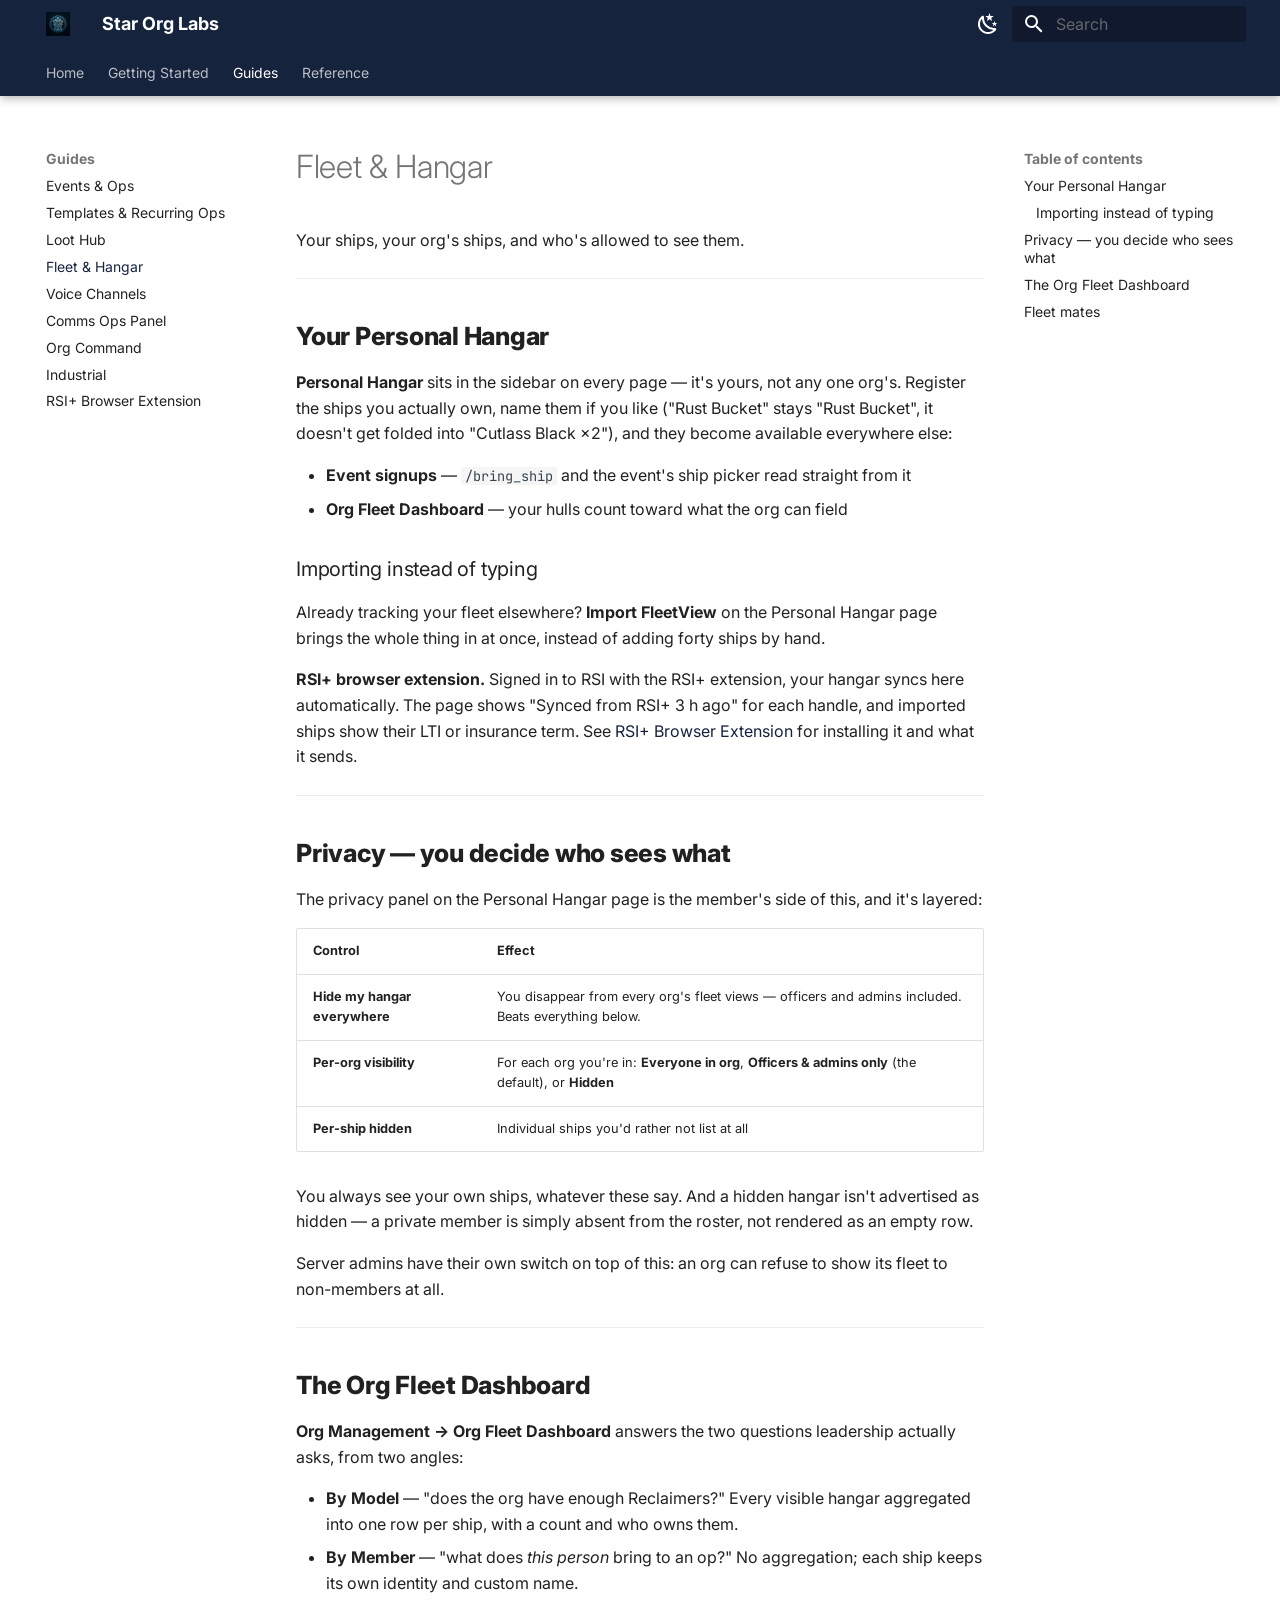
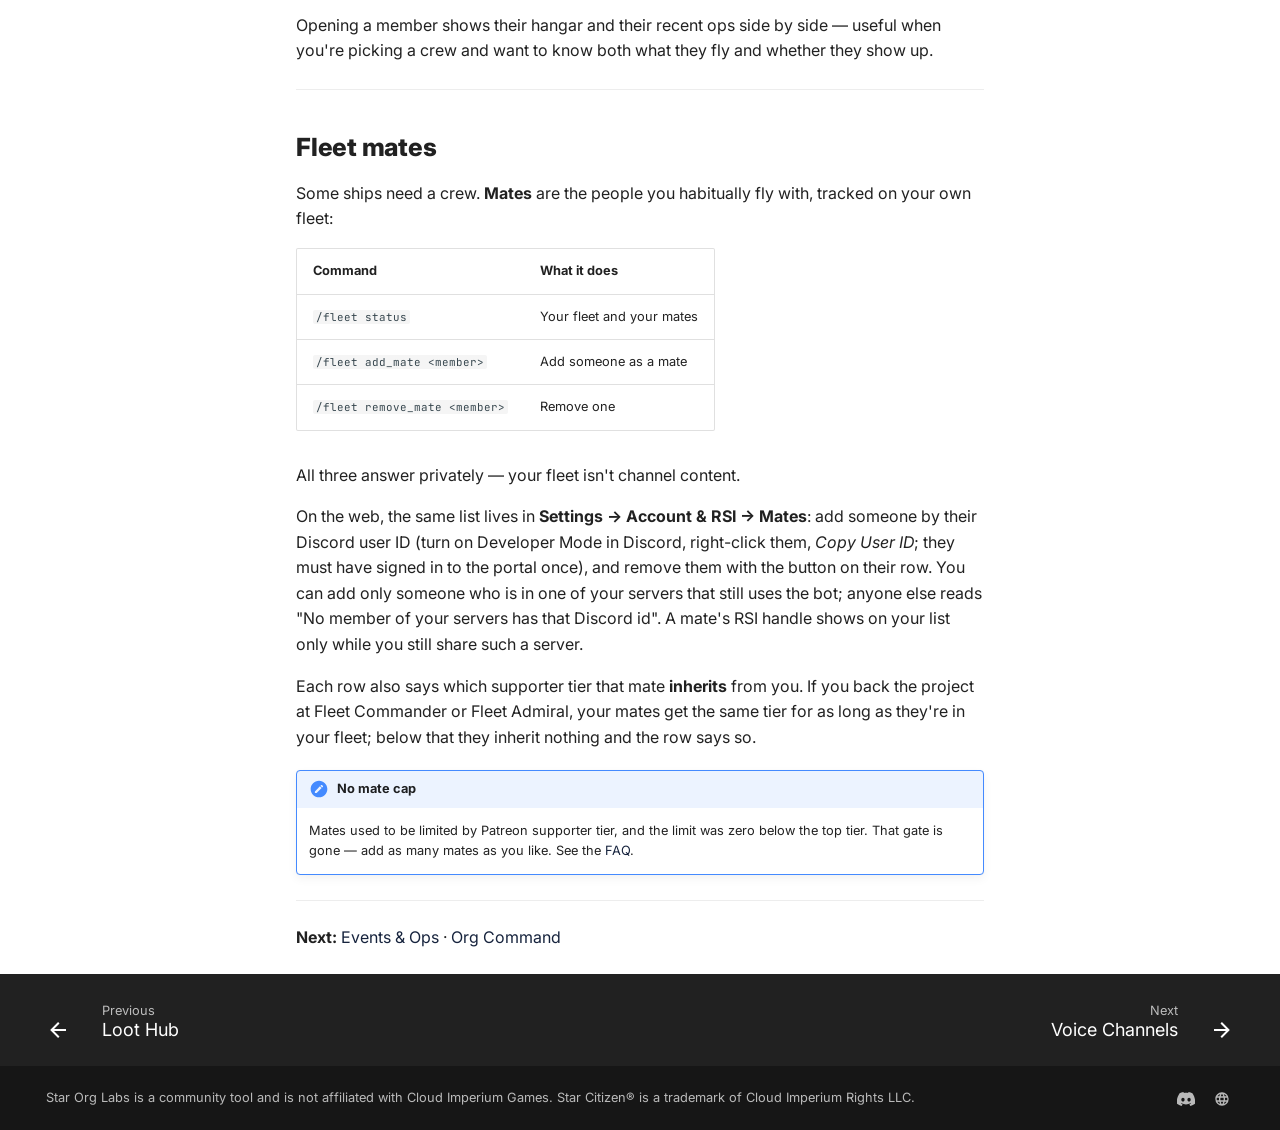
<file: guides/fleet/index.html>
<!doctype html>
<html lang="en" class="no-js">
  <head>
    
      <meta charset="utf-8">
      <meta name="viewport" content="width=device-width,initial-scale=1">
      
        <meta name="description" content="Star Citizen org management — from Discord to a full web command center. Events, fleet, loot, mining, recruitment, and org ops in one place.">
      
      
        <meta name="author" content="Star Org Labs">
      
      
        <link rel="canonical" href="https://wiki.starorg.tools/guides/fleet/">
      
      
        <link rel="prev" href="../loot/">
      
      
        <link rel="next" href="../voice/">
      
      
        
      
      
      <link rel="icon" href="../../assets/logo.png">
      <meta name="generator" content="mkdocs-1.6.1, mkdocs-material-9.8.0">
    
    
      
        <title>Fleet & Hangar - Star Org Labs</title>
      
    
    
      <link rel="stylesheet" href="../../assets/stylesheets/main.57a0d79d.min.css">
      
        
        <link rel="stylesheet" href="../../assets/stylesheets/palette.fb2fffe2.min.css">
      
      


    
    
      
    
    
      
        
        
        <link rel="preconnect" href="https://fonts.gstatic.com" crossorigin>
        <link rel="stylesheet" href="https://fonts.googleapis.com/css?family=Inter:300,300i,400,400i,700,700i%7CJetBrains+Mono:400,400i,700,700i&display=fallback">
        <style>:root{--md-text-font:"Inter";--md-code-font:"JetBrains Mono"}</style>
      
    
    
      <link rel="stylesheet" href="../../stylesheets/extra.css">
    
    <script>__md_scope=new URL("../..",location),__md_hash=e=>[...e].reduce(((e,_)=>(e<<5)-e+_.charCodeAt(0)),0),__md_get=(e,_=localStorage,t=__md_scope)=>JSON.parse(_.getItem(t.pathname+"."+e)),__md_set=(e,_,t=localStorage,a=__md_scope)=>{try{t.setItem(a.pathname+"."+e,JSON.stringify(_))}catch(e){}}</script>
    
      

    
    
  </head>
  
  
    
    
      
    
    
    
    
    <body dir="ltr" data-md-color-scheme="slate" data-md-color-primary="custom" data-md-color-accent="custom">
  
    
    <input class="md-toggle" data-md-toggle="drawer" type="checkbox" id="__drawer" autocomplete="off">
    <input class="md-toggle" data-md-toggle="search" type="checkbox" id="__search" autocomplete="off">
    <label class="md-overlay" for="__drawer"></label>
    <div data-md-component="skip">
      
        
        <a href="#fleet-hangar" class="md-skip">
          Skip to content
        </a>
      
    </div>
    <div data-md-component="announce">
      
    </div>
    
    
      

  

<header class="md-header md-header--shadow md-header--lifted" data-md-component="header">
  <nav class="md-header__inner md-grid" aria-label="Header">
    <a href="../.." title="Star Org Labs" class="md-header__button md-logo" aria-label="Star Org Labs" data-md-component="logo">
      
  <img src="../../assets/logo.png" alt="logo">

    </a>
    <label class="md-header__button md-icon" for="__drawer">
      
      <svg xmlns="http://www.w3.org/2000/svg" viewBox="0 0 24 24"><path d="M3 6h18v2H3zm0 5h18v2H3zm0 5h18v2H3z"/></svg>
    </label>
    <div class="md-header__title" data-md-component="header-title">
      <div class="md-header__ellipsis">
        <div class="md-header__topic">
          <span class="md-ellipsis">
            Star Org Labs
          </span>
        </div>
        <div class="md-header__topic" data-md-component="header-topic">
          <span class="md-ellipsis">
            
              Fleet & Hangar
            
          </span>
        </div>
      </div>
    </div>
    
      
        <form class="md-header__option" data-md-component="palette">
  
    
    
    
    <input class="md-option" data-md-color-media="(prefers-color-scheme: dark)" data-md-color-scheme="slate" data-md-color-primary="custom" data-md-color-accent="custom"  aria-label="Switch to light mode"  type="radio" name="__palette" id="__palette_0">
    
      <label class="md-header__button md-icon" title="Switch to light mode" for="__palette_1" hidden>
        <svg xmlns="http://www.w3.org/2000/svg" viewBox="0 0 24 24"><path d="M12 7a5 5 0 0 1 5 5 5 5 0 0 1-5 5 5 5 0 0 1-5-5 5 5 0 0 1 5-5m0 2a3 3 0 0 0-3 3 3 3 0 0 0 3 3 3 3 0 0 0 3-3 3 3 0 0 0-3-3m0-7 2.39 3.42C13.65 5.15 12.84 5 12 5s-1.65.15-2.39.42zM3.34 7l4.16-.35A7.2 7.2 0 0 0 5.94 8.5c-.44.74-.69 1.5-.83 2.29zm.02 10 1.76-3.77a7.131 7.131 0 0 0 2.38 4.14zM20.65 7l-1.77 3.79a7.02 7.02 0 0 0-2.38-4.15zm-.01 10-4.14.36c.59-.51 1.12-1.14 1.54-1.86.42-.73.69-1.5.83-2.29zM12 22l-2.41-3.44c.74.27 1.55.44 2.41.44.82 0 1.63-.17 2.37-.44z"/></svg>
      </label>
    
  
    
    
    
    <input class="md-option" data-md-color-media="(prefers-color-scheme: light)" data-md-color-scheme="default" data-md-color-primary="custom" data-md-color-accent="custom"  aria-label="Switch to dark mode"  type="radio" name="__palette" id="__palette_1">
    
      <label class="md-header__button md-icon" title="Switch to dark mode" for="__palette_0" hidden>
        <svg xmlns="http://www.w3.org/2000/svg" viewBox="0 0 24 24"><path d="m17.75 4.09-2.53 1.94.91 3.06-2.63-1.81-2.63 1.81.91-3.06-2.53-1.94L12.44 4l1.06-3 1.06 3zm3.5 6.91-1.64 1.25.59 1.98-1.7-1.17-1.7 1.17.59-1.98L15.75 11l2.06-.05L18.5 9l.69 1.95zm-2.28 4.95c.83-.08 1.72 1.1 1.19 1.85-.32.45-.66.87-1.08 1.27C15.17 23 8.84 23 4.94 19.07c-3.91-3.9-3.91-10.24 0-14.14.4-.4.82-.76 1.27-1.08.75-.53 1.93.36 1.85 1.19-.27 2.86.69 5.83 2.89 8.02a9.96 9.96 0 0 0 8.02 2.89m-1.64 2.02a12.08 12.08 0 0 1-7.8-3.47c-2.17-2.19-3.33-5-3.49-7.82-2.81 3.14-2.7 7.96.31 10.98 3.02 3.01 7.84 3.12 10.98.31"/></svg>
      </label>
    
  
</form>
      
    
    
      <script>var palette=__md_get("__palette");if(palette&&palette.color){if("(prefers-color-scheme)"===palette.color.media){var media=matchMedia("(prefers-color-scheme: light)"),input=document.querySelector(media.matches?"[data-md-color-media='(prefers-color-scheme: light)']":"[data-md-color-media='(prefers-color-scheme: dark)']");palette.color.media=input.getAttribute("data-md-color-media"),palette.color.scheme=input.getAttribute("data-md-color-scheme"),palette.color.primary=input.getAttribute("data-md-color-primary"),palette.color.accent=input.getAttribute("data-md-color-accent")}for(var[key,value]of Object.entries(palette.color))document.body.setAttribute("data-md-color-"+key,value)}</script>
    
    
    
      
      
        <label class="md-header__button md-icon" for="__search">
          
          <svg xmlns="http://www.w3.org/2000/svg" viewBox="0 0 24 24"><path d="M9.5 3A6.5 6.5 0 0 1 16 9.5c0 1.61-.59 3.09-1.56 4.23l.27.27h.79l5 5-1.5 1.5-5-5v-.79l-.27-.27A6.52 6.52 0 0 1 9.5 16 6.5 6.5 0 0 1 3 9.5 6.5 6.5 0 0 1 9.5 3m0 2C7 5 5 7 5 9.5S7 14 9.5 14 14 12 14 9.5 12 5 9.5 5"/></svg>
        </label>
        <div class="md-search" data-md-component="search" role="dialog">
  <label class="md-search__overlay" for="__search"></label>
  <div class="md-search__inner" role="search">
    <form class="md-search__form" name="search">
      <input type="text" class="md-search__input" name="query" aria-label="Search" placeholder="Search" autocapitalize="off" autocorrect="off" autocomplete="off" spellcheck="false" data-md-component="search-query" required>
      <label class="md-search__icon md-icon" for="__search">
        
        <svg xmlns="http://www.w3.org/2000/svg" viewBox="0 0 24 24"><path d="M9.5 3A6.5 6.5 0 0 1 16 9.5c0 1.61-.59 3.09-1.56 4.23l.27.27h.79l5 5-1.5 1.5-5-5v-.79l-.27-.27A6.52 6.52 0 0 1 9.5 16 6.5 6.5 0 0 1 3 9.5 6.5 6.5 0 0 1 9.5 3m0 2C7 5 5 7 5 9.5S7 14 9.5 14 14 12 14 9.5 12 5 9.5 5"/></svg>
        
        <svg xmlns="http://www.w3.org/2000/svg" viewBox="0 0 24 24"><path d="M20 11v2H8l5.5 5.5-1.42 1.42L4.16 12l7.92-7.92L13.5 5.5 8 11z"/></svg>
      </label>
      <nav class="md-search__options" aria-label="Search">
        
          <a href="javascript:void(0)" class="md-search__icon md-icon" title="Share" aria-label="Share" data-clipboard data-clipboard-text="" data-md-component="search-share" tabindex="-1">
            
            <svg xmlns="http://www.w3.org/2000/svg" viewBox="0 0 24 24"><path d="M18 16.08c-.76 0-1.44.3-1.96.77L8.91 12.7c.05-.23.09-.46.09-.7s-.04-.47-.09-.7l7.05-4.11c.54.5 1.25.81 2.04.81a3 3 0 0 0 3-3 3 3 0 0 0-3-3 3 3 0 0 0-3 3c0 .24.04.47.09.7L8.04 9.81C7.5 9.31 6.79 9 6 9a3 3 0 0 0-3 3 3 3 0 0 0 3 3c.79 0 1.5-.31 2.04-.81l7.12 4.15c-.05.21-.08.43-.08.66 0 1.61 1.31 2.91 2.92 2.91s2.92-1.3 2.92-2.91A2.92 2.92 0 0 0 18 16.08"/></svg>
          </a>
        
        <button type="reset" class="md-search__icon md-icon" title="Clear" aria-label="Clear" tabindex="-1">
          
          <svg xmlns="http://www.w3.org/2000/svg" viewBox="0 0 24 24"><path d="M19 6.41 17.59 5 12 10.59 6.41 5 5 6.41 10.59 12 5 17.59 6.41 19 12 13.41 17.59 19 19 17.59 13.41 12z"/></svg>
        </button>
      </nav>
      
        <div class="md-search__suggest" data-md-component="search-suggest"></div>
      
    </form>
    <div class="md-search__output">
      <div class="md-search__scrollwrap" tabindex="0" data-md-scrollfix>
        <div class="md-search-result" data-md-component="search-result">
          <div class="md-search-result__meta">
            Initializing search
          </div>
          <ol class="md-search-result__list" role="presentation"></ol>
        </div>
      </div>
    </div>
  </div>
</div>
      
    
    
  </nav>
  
    
      
<nav class="md-tabs" aria-label="Tabs" data-md-component="tabs">
  <div class="md-grid">
    <ul class="md-tabs__list">
      
        
  
  
  
  
    <li class="md-tabs__item">
      <a href="../.." class="md-tabs__link">
        
  
  
    
  
  Home

      </a>
    </li>
  

      
        
  
  
  
  
    <li class="md-tabs__item">
      <a href="../../getting-started/" class="md-tabs__link">
        
  
  
    
  
  Getting Started

      </a>
    </li>
  

      
        
  
  
  
    
  
  
    
    
      <li class="md-tabs__item md-tabs__item--active">
        <a href="../events/" class="md-tabs__link">
          
  
  
  Guides

        </a>
      </li>
    
  

      
        
  
  
  
  
    
    
      <li class="md-tabs__item">
        <a href="../../permissions/" class="md-tabs__link">
          
  
  
  Reference

        </a>
      </li>
    
  

      
    </ul>
  </div>
</nav>
    
  
</header>
    
    <div class="md-container" data-md-component="container">
      
      
        
      
      <main class="md-main" data-md-component="main">
        <div class="md-main__inner md-grid">
          
            
              
              <div class="md-sidebar md-sidebar--primary" data-md-component="sidebar" data-md-type="navigation" >
                <div class="md-sidebar__scrollwrap">
                  <div class="md-sidebar__inner">
                    


  


<nav class="md-nav md-nav--primary md-nav--lifted" aria-label="Navigation" data-md-level="0">
  <label class="md-nav__title" for="__drawer">
    <a href="../.." title="Star Org Labs" class="md-nav__button md-logo" aria-label="Star Org Labs" data-md-component="logo">
      
  <img src="../../assets/logo.png" alt="logo">

    </a>
    Star Org Labs
  </label>
  
  <ul class="md-nav__list" data-md-scrollfix>
    
      
      
  
  
  
  
    <li class="md-nav__item">
      <a href="../.." class="md-nav__link">
        
  
  
  <span class="md-ellipsis">
    
  
    Home
  

    
  </span>
  
  

      </a>
    </li>
  

    
      
      
  
  
  
  
    <li class="md-nav__item">
      <a href="../../getting-started/" class="md-nav__link">
        
  
  
  <span class="md-ellipsis">
    
  
    Getting Started
  

    
  </span>
  
  

      </a>
    </li>
  

    
      
      
  
  
    
  
  
  
    
    
    
    
      
        
        
      
      
        
      
    
    
    <li class="md-nav__item md-nav__item--active md-nav__item--section md-nav__item--nested">
      
        
        
        <input class="md-nav__toggle md-toggle " type="checkbox" id="__nav_3" checked>
        
          
          <label class="md-nav__link" for="__nav_3" id="__nav_3_label" tabindex="">
            
  
  
  <span class="md-ellipsis">
    
  
    Guides
  

    
  </span>
  
  

            <span class="md-nav__icon md-icon"></span>
          </label>
        
        <nav class="md-nav" data-md-level="1" aria-labelledby="__nav_3_label" aria-expanded="true">
          <label class="md-nav__title" for="__nav_3">
            <span class="md-nav__icon md-icon"></span>
            
  
    Guides
  

          </label>
          <ul class="md-nav__list" data-md-scrollfix>
            
              
                
  
  
  
  
    <li class="md-nav__item">
      <a href="../events/" class="md-nav__link">
        
  
  
  <span class="md-ellipsis">
    
  
    Events & Ops
  

    
  </span>
  
  

      </a>
    </li>
  

              
            
              
                
  
  
  
  
    <li class="md-nav__item">
      <a href="../templates-and-recurring/" class="md-nav__link">
        
  
  
  <span class="md-ellipsis">
    
  
    Templates & Recurring Ops
  

    
  </span>
  
  

      </a>
    </li>
  

              
            
              
                
  
  
  
  
    <li class="md-nav__item">
      <a href="../loot/" class="md-nav__link">
        
  
  
  <span class="md-ellipsis">
    
  
    Loot Hub
  

    
  </span>
  
  

      </a>
    </li>
  

              
            
              
                
  
  
    
  
  
  
    <li class="md-nav__item md-nav__item--active">
      
      <input class="md-nav__toggle md-toggle" type="checkbox" id="__toc">
      
      
        
      
      
        <label class="md-nav__link md-nav__link--active" for="__toc">
          
  
  
  <span class="md-ellipsis">
    
  
    Fleet & Hangar
  

    
  </span>
  
  

          <span class="md-nav__icon md-icon"></span>
        </label>
      
      <a href="./" class="md-nav__link md-nav__link--active">
        
  
  
  <span class="md-ellipsis">
    
  
    Fleet & Hangar
  

    
  </span>
  
  

      </a>
      
        

<nav class="md-nav md-nav--secondary" aria-label="Table of contents">
  
  
  
    
  
  
    <label class="md-nav__title" for="__toc">
      <span class="md-nav__icon md-icon"></span>
      Table of contents
    </label>
    <ul class="md-nav__list" data-md-component="toc" data-md-scrollfix>
      
        <li class="md-nav__item">
  <a href="#your-personal-hangar" class="md-nav__link">
    <span class="md-ellipsis">
      
        Your Personal Hangar
      
    </span>
  </a>
  
    <nav class="md-nav" aria-label="Your Personal Hangar">
      <ul class="md-nav__list">
        
          <li class="md-nav__item">
  <a href="#importing-instead-of-typing" class="md-nav__link">
    <span class="md-ellipsis">
      
        Importing instead of typing
      
    </span>
  </a>
  
</li>
        
      </ul>
    </nav>
  
</li>
      
        <li class="md-nav__item">
  <a href="#privacy-you-decide-who-sees-what" class="md-nav__link">
    <span class="md-ellipsis">
      
        Privacy — you decide who sees what
      
    </span>
  </a>
  
</li>
      
        <li class="md-nav__item">
  <a href="#the-org-fleet-dashboard" class="md-nav__link">
    <span class="md-ellipsis">
      
        The Org Fleet Dashboard
      
    </span>
  </a>
  
</li>
      
        <li class="md-nav__item">
  <a href="#fleet-mates" class="md-nav__link">
    <span class="md-ellipsis">
      
        Fleet mates
      
    </span>
  </a>
  
</li>
      
    </ul>
  
</nav>
      
    </li>
  

              
            
              
                
  
  
  
  
    <li class="md-nav__item">
      <a href="../voice/" class="md-nav__link">
        
  
  
  <span class="md-ellipsis">
    
  
    Voice Channels
  

    
  </span>
  
  

      </a>
    </li>
  

              
            
              
                
  
  
  
  
    <li class="md-nav__item">
      <a href="../comms-ops/" class="md-nav__link">
        
  
  
  <span class="md-ellipsis">
    
  
    Comms Ops Panel
  

    
  </span>
  
  

      </a>
    </li>
  

              
            
              
                
  
  
  
  
    <li class="md-nav__item">
      <a href="../org-command/" class="md-nav__link">
        
  
  
  <span class="md-ellipsis">
    
  
    Org Command
  

    
  </span>
  
  

      </a>
    </li>
  

              
            
              
                
  
  
  
  
    <li class="md-nav__item">
      <a href="../industrial/" class="md-nav__link">
        
  
  
  <span class="md-ellipsis">
    
  
    Industrial
  

    
  </span>
  
  

      </a>
    </li>
  

              
            
              
                
  
  
  
  
    <li class="md-nav__item">
      <a href="../rsi-plus/" class="md-nav__link">
        
  
  
  <span class="md-ellipsis">
    
  
    RSI+ Browser Extension
  

    
  </span>
  
  

      </a>
    </li>
  

              
            
          </ul>
        </nav>
      
    </li>
  

    
      
      
  
  
  
  
    
    
    
    
      
      
        
      
    
    
    <li class="md-nav__item md-nav__item--nested">
      
        
        
        <input class="md-nav__toggle md-toggle " type="checkbox" id="__nav_4" >
        
          
          <label class="md-nav__link" for="__nav_4" id="__nav_4_label" tabindex="0">
            
  
  
  <span class="md-ellipsis">
    
  
    Reference
  

    
  </span>
  
  

            <span class="md-nav__icon md-icon"></span>
          </label>
        
        <nav class="md-nav" data-md-level="1" aria-labelledby="__nav_4_label" aria-expanded="false">
          <label class="md-nav__title" for="__nav_4">
            <span class="md-nav__icon md-icon"></span>
            
  
    Reference
  

          </label>
          <ul class="md-nav__list" data-md-scrollfix>
            
              
                
  
  
  
  
    <li class="md-nav__item">
      <a href="../../permissions/" class="md-nav__link">
        
  
  
  <span class="md-ellipsis">
    
  
    Roles & Permissions
  

    
  </span>
  
  

      </a>
    </li>
  

              
            
              
                
  
  
  
  
    <li class="md-nav__item">
      <a href="../../commands/" class="md-nav__link">
        
  
  
  <span class="md-ellipsis">
    
  
    Discord Commands
  

    
  </span>
  
  

      </a>
    </li>
  

              
            
              
                
  
  
  
  
    <li class="md-nav__item">
      <a href="../../faq/" class="md-nav__link">
        
  
  
  <span class="md-ellipsis">
    
  
    FAQ
  

    
  </span>
  
  

      </a>
    </li>
  

              
            
          </ul>
        </nav>
      
    </li>
  

    
  </ul>
</nav>
                  </div>
                </div>
              </div>
            
            
              
              <div class="md-sidebar md-sidebar--secondary" data-md-component="sidebar" data-md-type="toc" >
                <div class="md-sidebar__scrollwrap">
                  <div class="md-sidebar__inner">
                    

<nav class="md-nav md-nav--secondary" aria-label="Table of contents">
  
  
  
    
  
  
    <label class="md-nav__title" for="__toc">
      <span class="md-nav__icon md-icon"></span>
      Table of contents
    </label>
    <ul class="md-nav__list" data-md-component="toc" data-md-scrollfix>
      
        <li class="md-nav__item">
  <a href="#your-personal-hangar" class="md-nav__link">
    <span class="md-ellipsis">
      
        Your Personal Hangar
      
    </span>
  </a>
  
    <nav class="md-nav" aria-label="Your Personal Hangar">
      <ul class="md-nav__list">
        
          <li class="md-nav__item">
  <a href="#importing-instead-of-typing" class="md-nav__link">
    <span class="md-ellipsis">
      
        Importing instead of typing
      
    </span>
  </a>
  
</li>
        
      </ul>
    </nav>
  
</li>
      
        <li class="md-nav__item">
  <a href="#privacy-you-decide-who-sees-what" class="md-nav__link">
    <span class="md-ellipsis">
      
        Privacy — you decide who sees what
      
    </span>
  </a>
  
</li>
      
        <li class="md-nav__item">
  <a href="#the-org-fleet-dashboard" class="md-nav__link">
    <span class="md-ellipsis">
      
        The Org Fleet Dashboard
      
    </span>
  </a>
  
</li>
      
        <li class="md-nav__item">
  <a href="#fleet-mates" class="md-nav__link">
    <span class="md-ellipsis">
      
        Fleet mates
      
    </span>
  </a>
  
</li>
      
    </ul>
  
</nav>
                  </div>
                </div>
              </div>
            
          
          
            <div class="md-content" data-md-component="content">
              
              <article class="md-content__inner md-typeset">
                
                  



<h1 id="fleet-hangar">Fleet &amp; Hangar<a class="headerlink" href="#fleet-hangar" title="Permanent link">&para;</a></h1>
<p>Your ships, your org's ships, and who's allowed to see them.</p>
<hr />
<h2 id="your-personal-hangar">Your Personal Hangar<a class="headerlink" href="#your-personal-hangar" title="Permanent link">&para;</a></h2>
<p><strong>Personal Hangar</strong> sits in the sidebar on every page — it's yours, not any one org's.
Register the ships you actually own, name them if you like ("Rust Bucket" stays "Rust
Bucket", it doesn't get folded into "Cutlass Black ×2"), and they become available
everywhere else:</p>
<ul>
<li><strong>Event signups</strong> — <code>/bring_ship</code> and the event's ship picker read straight from it</li>
<li><strong>Org Fleet Dashboard</strong> — your hulls count toward what the org can field</li>
</ul>
<h3 id="importing-instead-of-typing">Importing instead of typing<a class="headerlink" href="#importing-instead-of-typing" title="Permanent link">&para;</a></h3>
<p>Already tracking your fleet elsewhere? <strong>Import FleetView</strong> on the Personal Hangar page
brings the whole thing in at once, instead of adding forty ships by hand.</p>
<p><strong>RSI+ browser extension.</strong> Signed in to RSI with the RSI+ extension, your hangar syncs here
automatically. The page shows "Synced from RSI+ 3 h ago" for each handle, and imported ships
show their LTI or insurance term. See <a href="../rsi-plus/">RSI+ Browser Extension</a> for installing it
and what it sends.</p>
<hr />
<h2 id="privacy-you-decide-who-sees-what">Privacy — you decide who sees what<a class="headerlink" href="#privacy-you-decide-who-sees-what" title="Permanent link">&para;</a></h2>
<p>The privacy panel on the Personal Hangar page is the member's side of this, and it's
layered:</p>
<table>
<thead>
<tr>
<th>Control</th>
<th>Effect</th>
</tr>
</thead>
<tbody>
<tr>
<td><strong>Hide my hangar everywhere</strong></td>
<td>You disappear from every org's fleet views — officers and admins included. Beats everything below.</td>
</tr>
<tr>
<td><strong>Per-org visibility</strong></td>
<td>For each org you're in: <strong>Everyone in org</strong>, <strong>Officers &amp; admins only</strong> (the default), or <strong>Hidden</strong></td>
</tr>
<tr>
<td><strong>Per-ship hidden</strong></td>
<td>Individual ships you'd rather not list at all</td>
</tr>
</tbody>
</table>
<p>You always see your own ships, whatever these say. And a hidden hangar isn't advertised as
hidden — a private member is simply absent from the roster, not rendered as an empty row.</p>
<p>Server admins have their own switch on top of this: an org can refuse to show its fleet to
non-members at all.</p>
<hr />
<h2 id="the-org-fleet-dashboard">The Org Fleet Dashboard<a class="headerlink" href="#the-org-fleet-dashboard" title="Permanent link">&para;</a></h2>
<p><strong>Org Management → Org Fleet Dashboard</strong> answers the two questions leadership actually
asks, from two angles:</p>
<ul>
<li><strong>By Model</strong> — "does the org have enough Reclaimers?" Every visible hangar aggregated
  into one row per ship, with a count and who owns them.</li>
<li><strong>By Member</strong> — "what does <em>this person</em> bring to an op?" No aggregation; each ship keeps
  its own identity and custom name.</li>
</ul>
<p>Opening a member shows their hangar and their recent ops side by side — useful when you're
picking a crew and want to know both what they fly and whether they show up.</p>
<hr />
<h2 id="fleet-mates">Fleet mates<a class="headerlink" href="#fleet-mates" title="Permanent link">&para;</a></h2>
<p>Some ships need a crew. <strong>Mates</strong> are the people you habitually fly with, tracked on your
own fleet:</p>
<table>
<thead>
<tr>
<th>Command</th>
<th>What it does</th>
</tr>
</thead>
<tbody>
<tr>
<td><code>/fleet status</code></td>
<td>Your fleet and your mates</td>
</tr>
<tr>
<td><code>/fleet add_mate &lt;member&gt;</code></td>
<td>Add someone as a mate</td>
</tr>
<tr>
<td><code>/fleet remove_mate &lt;member&gt;</code></td>
<td>Remove one</td>
</tr>
</tbody>
</table>
<p>All three answer privately — your fleet isn't channel content.</p>
<p>On the web, the same list lives in <strong>Settings → Account &amp; RSI → Mates</strong>: add someone by
their Discord user ID (turn on Developer Mode in Discord, right-click them, <em>Copy User
ID</em>; they must have signed in to the portal once), and remove them with the button on
their row. You can add only someone who is in one of your servers that still uses the bot;
anyone else reads "No member of your servers has that Discord id". A mate's RSI handle
shows on your list only while you still share such a server.</p>
<p>Each row also says which supporter tier that mate <strong>inherits</strong> from you. If you back the
project at Fleet Commander or Fleet Admiral, your mates get the same tier for as long as
they're in your fleet; below that they inherit nothing and the row says so.</p>
<div class="admonition note">
<p class="admonition-title">No mate cap</p>
<p>Mates used to be limited by Patreon supporter tier, and the limit was zero below the top
tier. That gate is gone — add as many mates as you like. See the
<a href="../../faq/#what-does-it-cost">FAQ</a>.</p>
</div>
<hr />
<p><strong>Next:</strong> <a href="../events/">Events &amp; Ops</a> · <a href="../org-command/">Org Command</a></p>







  
  






                
              </article>
            </div>
          
          
  <script>var tabs=__md_get("__tabs");if(Array.isArray(tabs))e:for(var set of document.querySelectorAll(".tabbed-set")){var labels=set.querySelector(".tabbed-labels");for(var tab of tabs)for(var label of labels.getElementsByTagName("label"))if(label.innerText.trim()===tab){var input=document.getElementById(label.htmlFor);input.checked=!0;continue e}}</script>

<script>var target=document.getElementById(location.hash.slice(1));target&&target.name&&(target.checked=target.name.startsWith("__tabbed_"))</script>
        </div>
        
          <button type="button" class="md-top md-icon" data-md-component="top" hidden>
  
  <svg xmlns="http://www.w3.org/2000/svg" viewBox="0 0 24 24"><path d="M13 20h-2V8l-5.5 5.5-1.42-1.42L12 4.16l7.92 7.92-1.42 1.42L13 8z"/></svg>
  Back to top
</button>
        
      </main>
      
        <footer class="md-footer">
  
    
      
      <nav class="md-footer__inner md-grid" aria-label="Footer" >
        
          
          <a href="../loot/" class="md-footer__link md-footer__link--prev" aria-label="Previous: Loot Hub">
            <div class="md-footer__button md-icon">
              
              <svg xmlns="http://www.w3.org/2000/svg" viewBox="0 0 24 24"><path d="M20 11v2H8l5.5 5.5-1.42 1.42L4.16 12l7.92-7.92L13.5 5.5 8 11z"/></svg>
            </div>
            <div class="md-footer__title">
              <span class="md-footer__direction">
                Previous
              </span>
              <div class="md-ellipsis">
                Loot Hub
              </div>
            </div>
          </a>
        
        
          
          <a href="../voice/" class="md-footer__link md-footer__link--next" aria-label="Next: Voice Channels">
            <div class="md-footer__title">
              <span class="md-footer__direction">
                Next
              </span>
              <div class="md-ellipsis">
                Voice Channels
              </div>
            </div>
            <div class="md-footer__button md-icon">
              
              <svg xmlns="http://www.w3.org/2000/svg" viewBox="0 0 24 24"><path d="M4 11v2h12l-5.5 5.5 1.42 1.42L19.84 12l-7.92-7.92L10.5 5.5 16 11z"/></svg>
            </div>
          </a>
        
      </nav>
    
  
  <div class="md-footer-meta md-typeset">
    <div class="md-footer-meta__inner md-grid">
      <div class="md-copyright">
  
    <div class="md-copyright__highlight">
      Star Org Labs is a community tool and is not affiliated with Cloud Imperium Games. Star Citizen® is a trademark of Cloud Imperium Rights LLC.
    </div>
  
  
</div>
      
        
<div class="md-social">
  
    
    
    
    
    <a href="https://discord.gg/BtJST8Hj7E" target="_blank" rel="noopener" title="Star Org Labs Discord" class="md-social__link">
      <svg xmlns="http://www.w3.org/2000/svg" viewBox="0 0 576 512"><!--! Font Awesome Free 7.1.0 by @fontawesome - https://fontawesome.com License - https://fontawesome.com/license/free (Icons: CC BY 4.0, Fonts: SIL OFL 1.1, Code: MIT License) Copyright 2025 Fonticons, Inc.--><path d="M492.5 69.8c-.2-.3-.4-.6-.8-.7-38.1-17.5-78.4-30-119.7-37.1-.4-.1-.8 0-1.1.1s-.6.4-.8.8c-5.5 9.9-10.5 20.2-14.9 30.6-44.6-6.8-89.9-6.8-134.4 0-4.5-10.5-9.5-20.7-15.1-30.6-.2-.3-.5-.6-.8-.8s-.7-.2-1.1-.2C162.5 39 122.2 51.5 84.1 69c-.3.1-.6.4-.8.7C7.1 183.5-13.8 294.6-3.6 404.2c0 .3.1.5.2.8s.3.4.5.6c44.4 32.9 94 58 146.8 74.2.4.1.8.1 1.1 0s.7-.4.9-.7c11.3-15.4 21.4-31.8 30-48.8.1-.2.2-.5.2-.8s0-.5-.1-.8-.2-.5-.4-.6-.4-.3-.7-.4c-15.8-6.1-31.2-13.4-45.9-21.9-.3-.2-.5-.4-.7-.6s-.3-.6-.3-.9 0-.6.2-.9.3-.5.6-.7c3.1-2.3 6.2-4.7 9.1-7.1.3-.2.6-.4.9-.4s.7 0 1 .1c96.2 43.9 200.4 43.9 295.5 0 .3-.1.7-.2 1-.2s.7.2.9.4c2.9 2.4 6 4.9 9.1 7.2.2.2.4.4.6.7s.2.6.2.9-.1.6-.3.9-.4.5-.6.6c-14.7 8.6-30 15.9-45.9 21.8-.2.1-.5.2-.7.4s-.3.4-.4.7-.1.5-.1.8.1.5.2.8c8.8 17 18.8 33.3 30 48.8.2.3.6.6.9.7s.8.1 1.1 0c52.9-16.2 102.6-41.3 147.1-74.2.2-.2.4-.4.5-.6s.2-.5.2-.8c12.3-126.8-20.5-236.9-86.9-334.5zm-302 267.7c-29 0-52.8-26.6-52.8-59.2s23.4-59.2 52.8-59.2c29.7 0 53.3 26.8 52.8 59.2 0 32.7-23.4 59.2-52.8 59.2m195.4 0c-29 0-52.8-26.6-52.8-59.2s23.4-59.2 52.8-59.2c29.7 0 53.3 26.8 52.8 59.2 0 32.7-23.2 59.2-52.8 59.2"/></svg>
    </a>
  
    
    
    
    
    <a href="https://starorg.tools" target="_blank" rel="noopener" title="starorg.tools" class="md-social__link">
      <svg xmlns="http://www.w3.org/2000/svg" viewBox="0 0 24 24"><path d="M16.36 14c.08-.66.14-1.32.14-2s-.06-1.34-.14-2h3.38c.16.64.26 1.31.26 2s-.1 1.36-.26 2m-5.15 5.56c.6-1.11 1.06-2.31 1.38-3.56h2.95a8.03 8.03 0 0 1-4.33 3.56M14.34 14H9.66c-.1-.66-.16-1.32-.16-2s.06-1.35.16-2h4.68c.09.65.16 1.32.16 2s-.07 1.34-.16 2M12 19.96c-.83-1.2-1.5-2.53-1.91-3.96h3.82c-.41 1.43-1.08 2.76-1.91 3.96M8 8H5.08A7.92 7.92 0 0 1 9.4 4.44C8.8 5.55 8.35 6.75 8 8m-2.92 8H8c.35 1.25.8 2.45 1.4 3.56A8 8 0 0 1 5.08 16m-.82-2C4.1 13.36 4 12.69 4 12s.1-1.36.26-2h3.38c-.08.66-.14 1.32-.14 2s.06 1.34.14 2M12 4.03c.83 1.2 1.5 2.54 1.91 3.97h-3.82c.41-1.43 1.08-2.77 1.91-3.97M18.92 8h-2.95a15.7 15.7 0 0 0-1.38-3.56c1.84.63 3.37 1.9 4.33 3.56M12 2C6.47 2 2 6.5 2 12a10 10 0 0 0 10 10 10 10 0 0 0 10-10A10 10 0 0 0 12 2"/></svg>
    </a>
  
</div>
      
    </div>
  </div>
</footer>
      
    </div>
    <div class="md-dialog" data-md-component="dialog">
      <div class="md-dialog__inner md-typeset"></div>
    </div>
    
      <div class="md-progress" data-md-component="progress" role="progressbar"></div>
    
    
    
      
      
      <script id="__config" type="application/json">{"annotate": null, "base": "../..", "features": ["navigation.tabs", "navigation.tabs.sticky", "navigation.top", "navigation.instant", "navigation.instant.progress", "navigation.footer", "navigation.sections", "search.suggest", "search.highlight", "search.share", "content.code.copy", "content.tabs.link", "toc.follow"], "search": "../../assets/javascripts/workers/search.a7633da7.min.js", "tags": null, "translations": {"clipboard.copied": "Copied to clipboard", "clipboard.copy": "Copy to clipboard", "search.result.more.one": "1 more on this page", "search.result.more.other": "# more on this page", "search.result.none": "No matching documents", "search.result.one": "1 matching document", "search.result.other": "# matching documents", "search.result.placeholder": "Type to start searching", "search.result.term.missing": "Missing", "select.version": "Select version"}, "version": null}</script>
    
    
      <script src="../../assets/javascripts/bundle.c21346df.min.js"></script>
      
    
  </body>
</html>
</file>
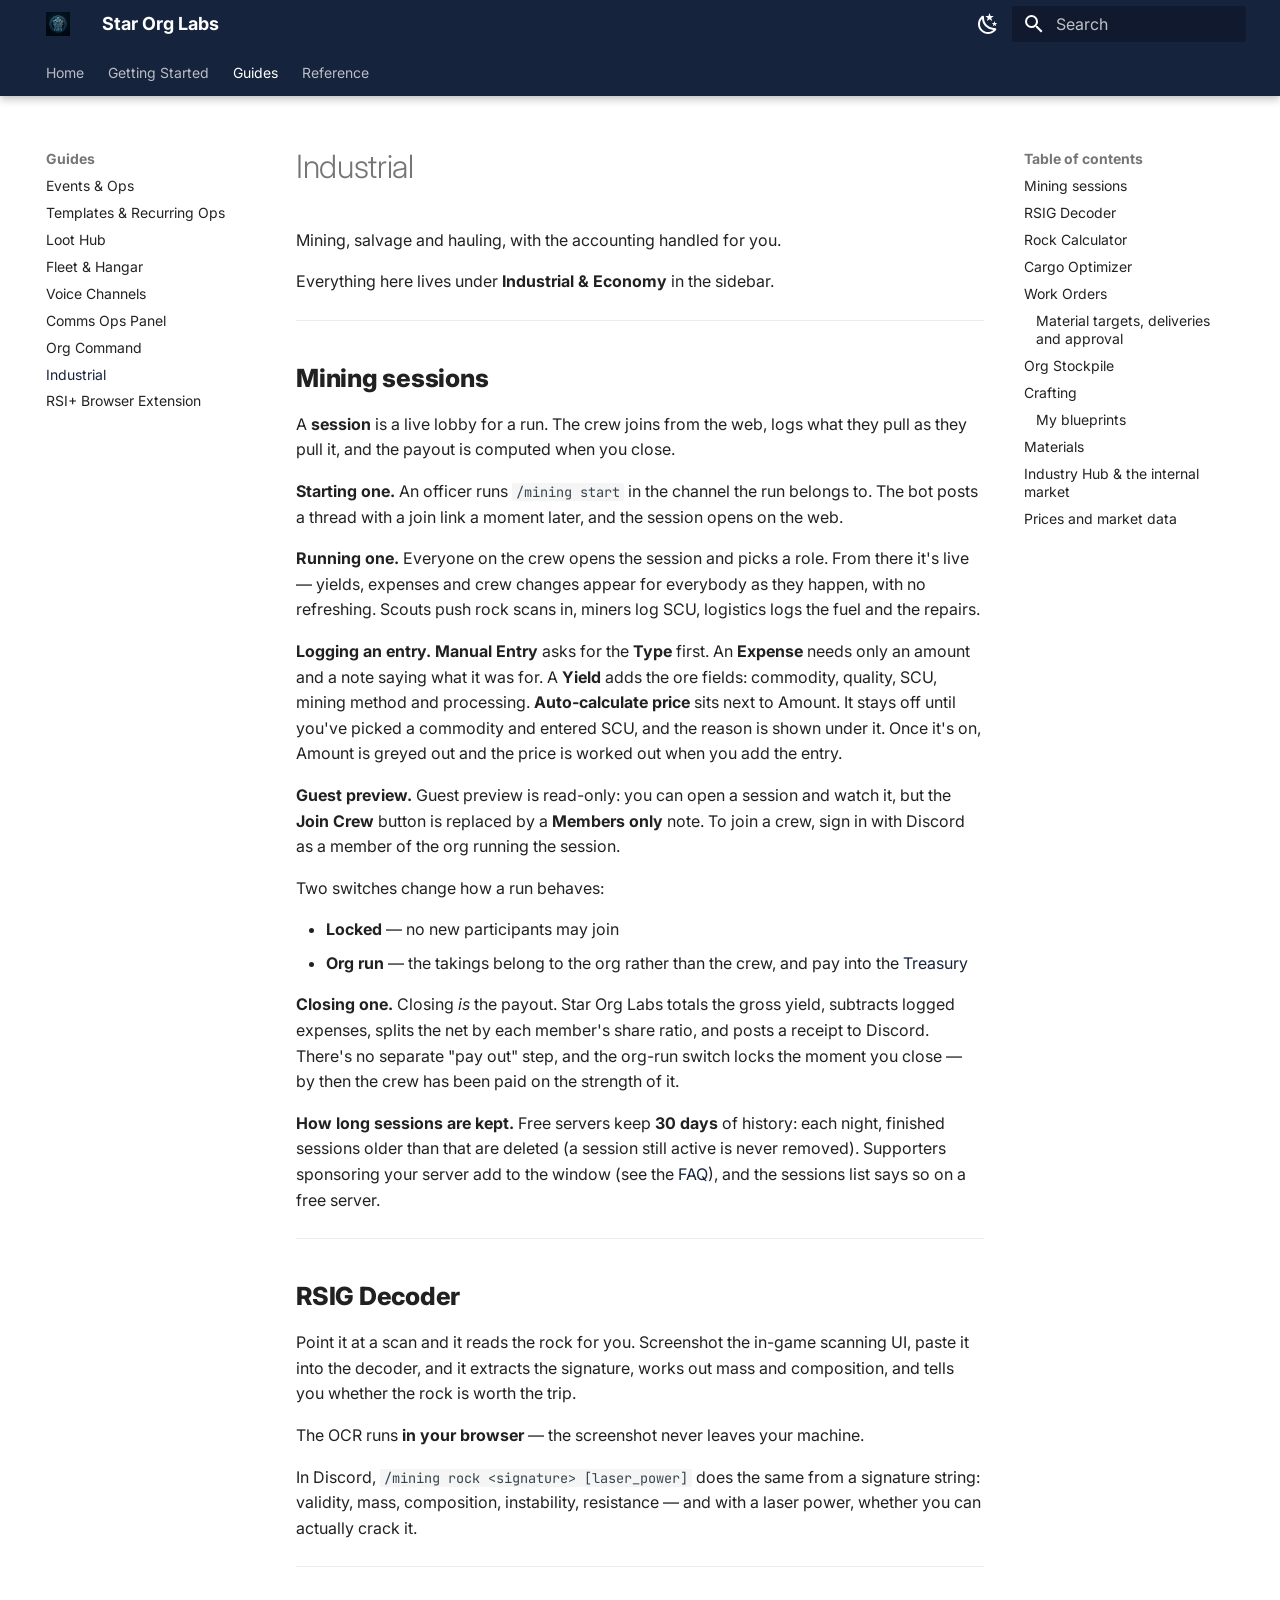
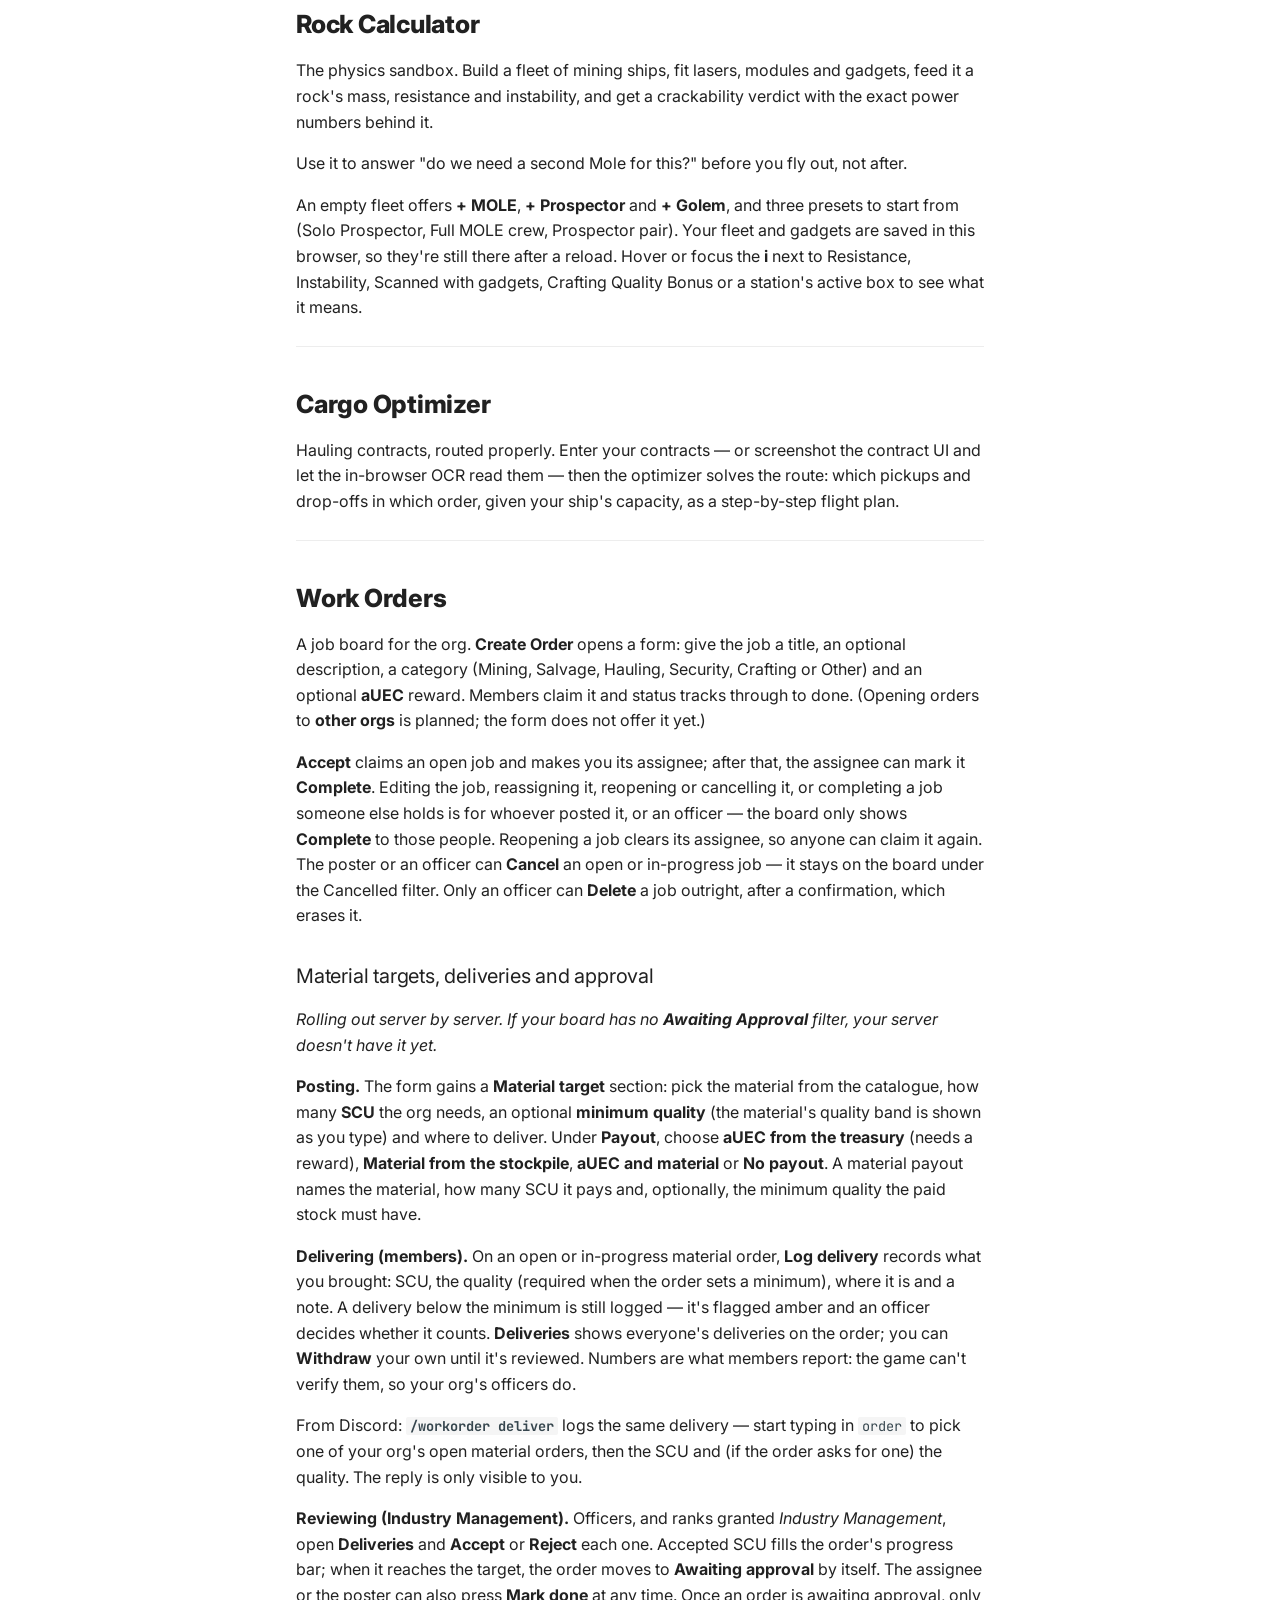
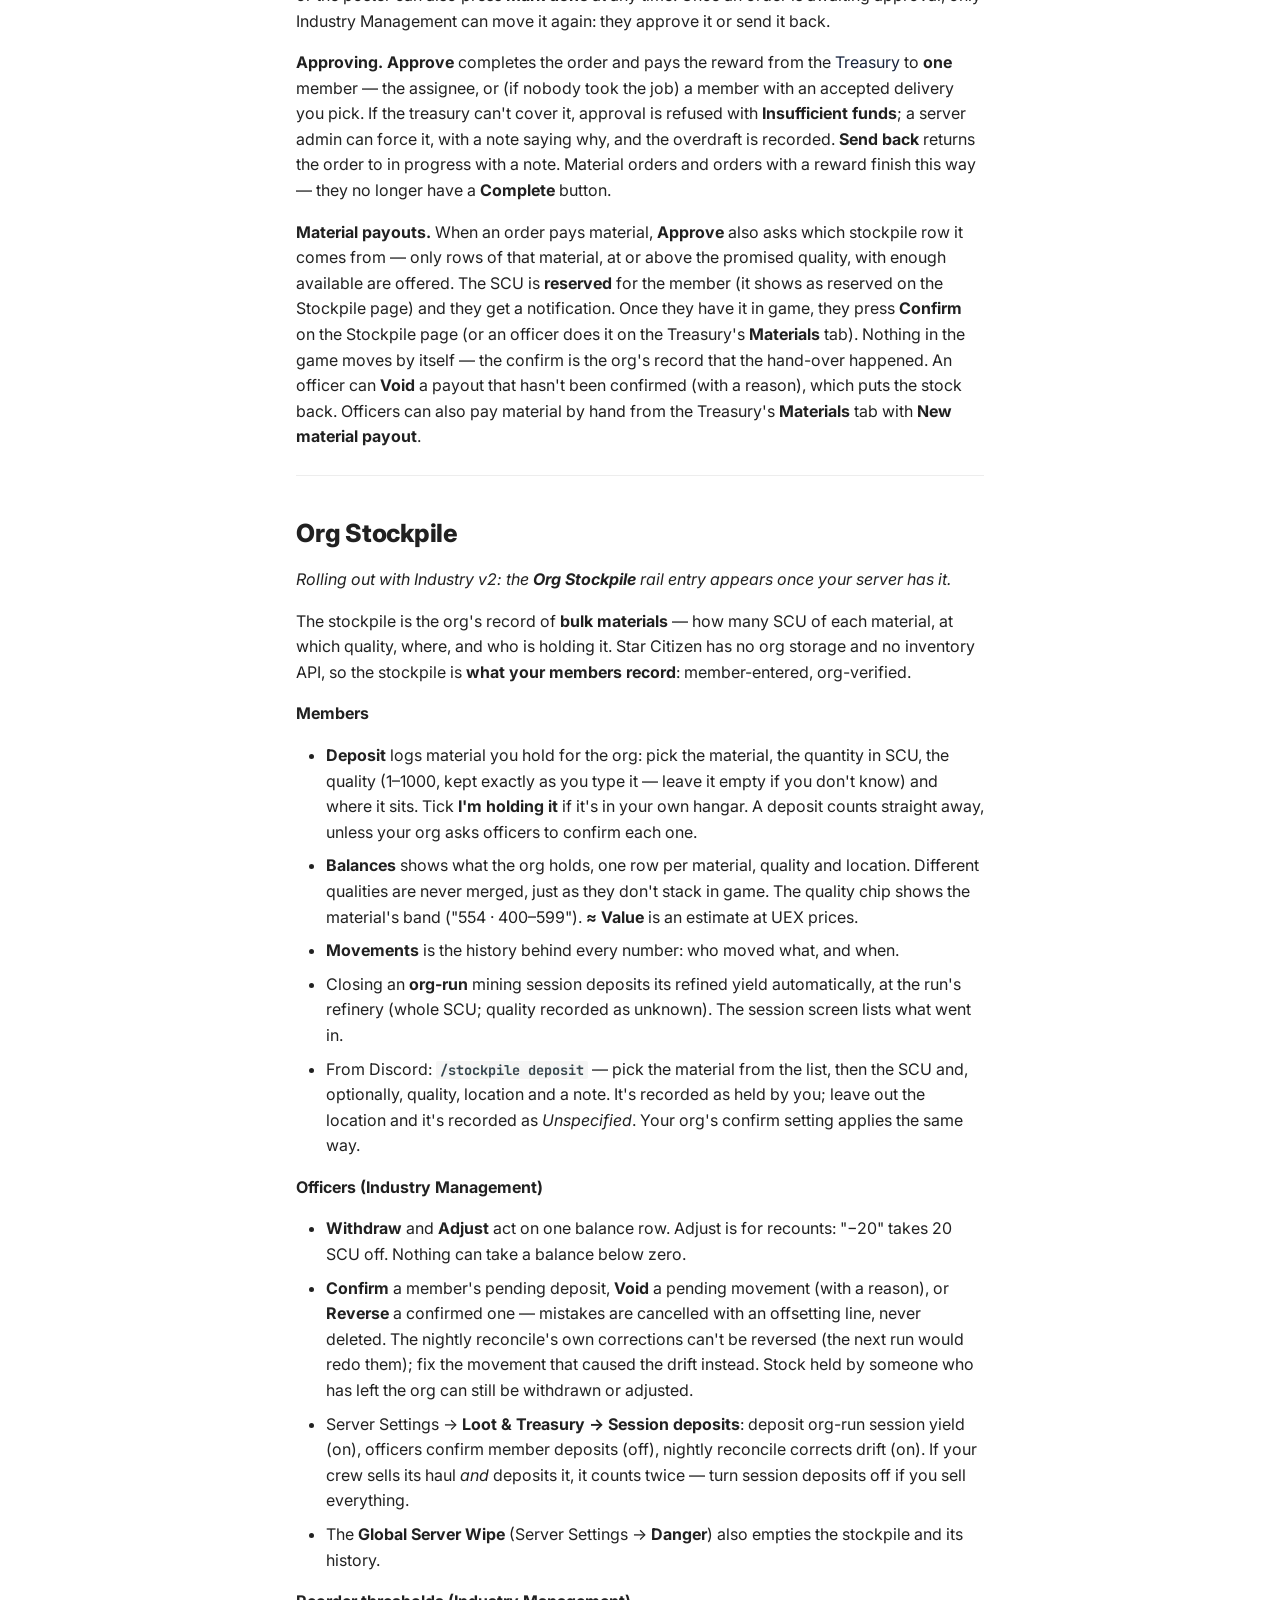
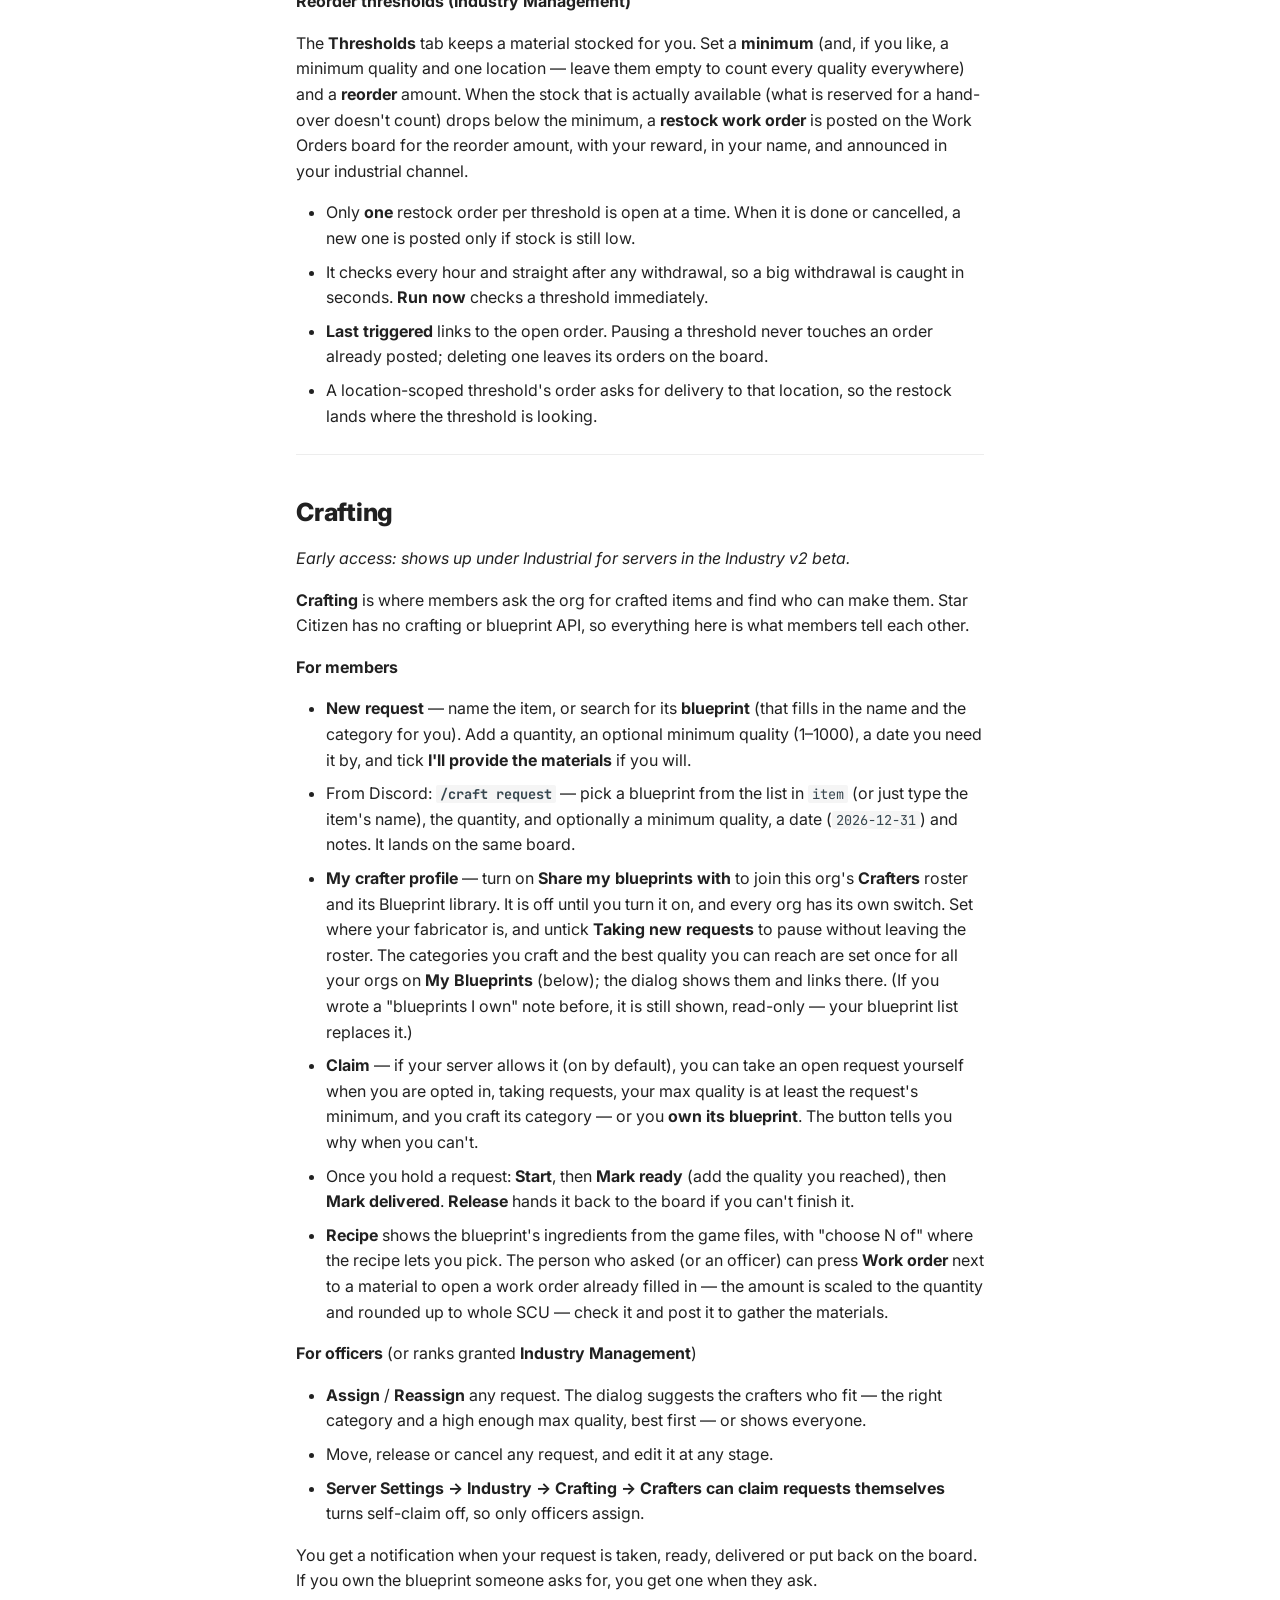
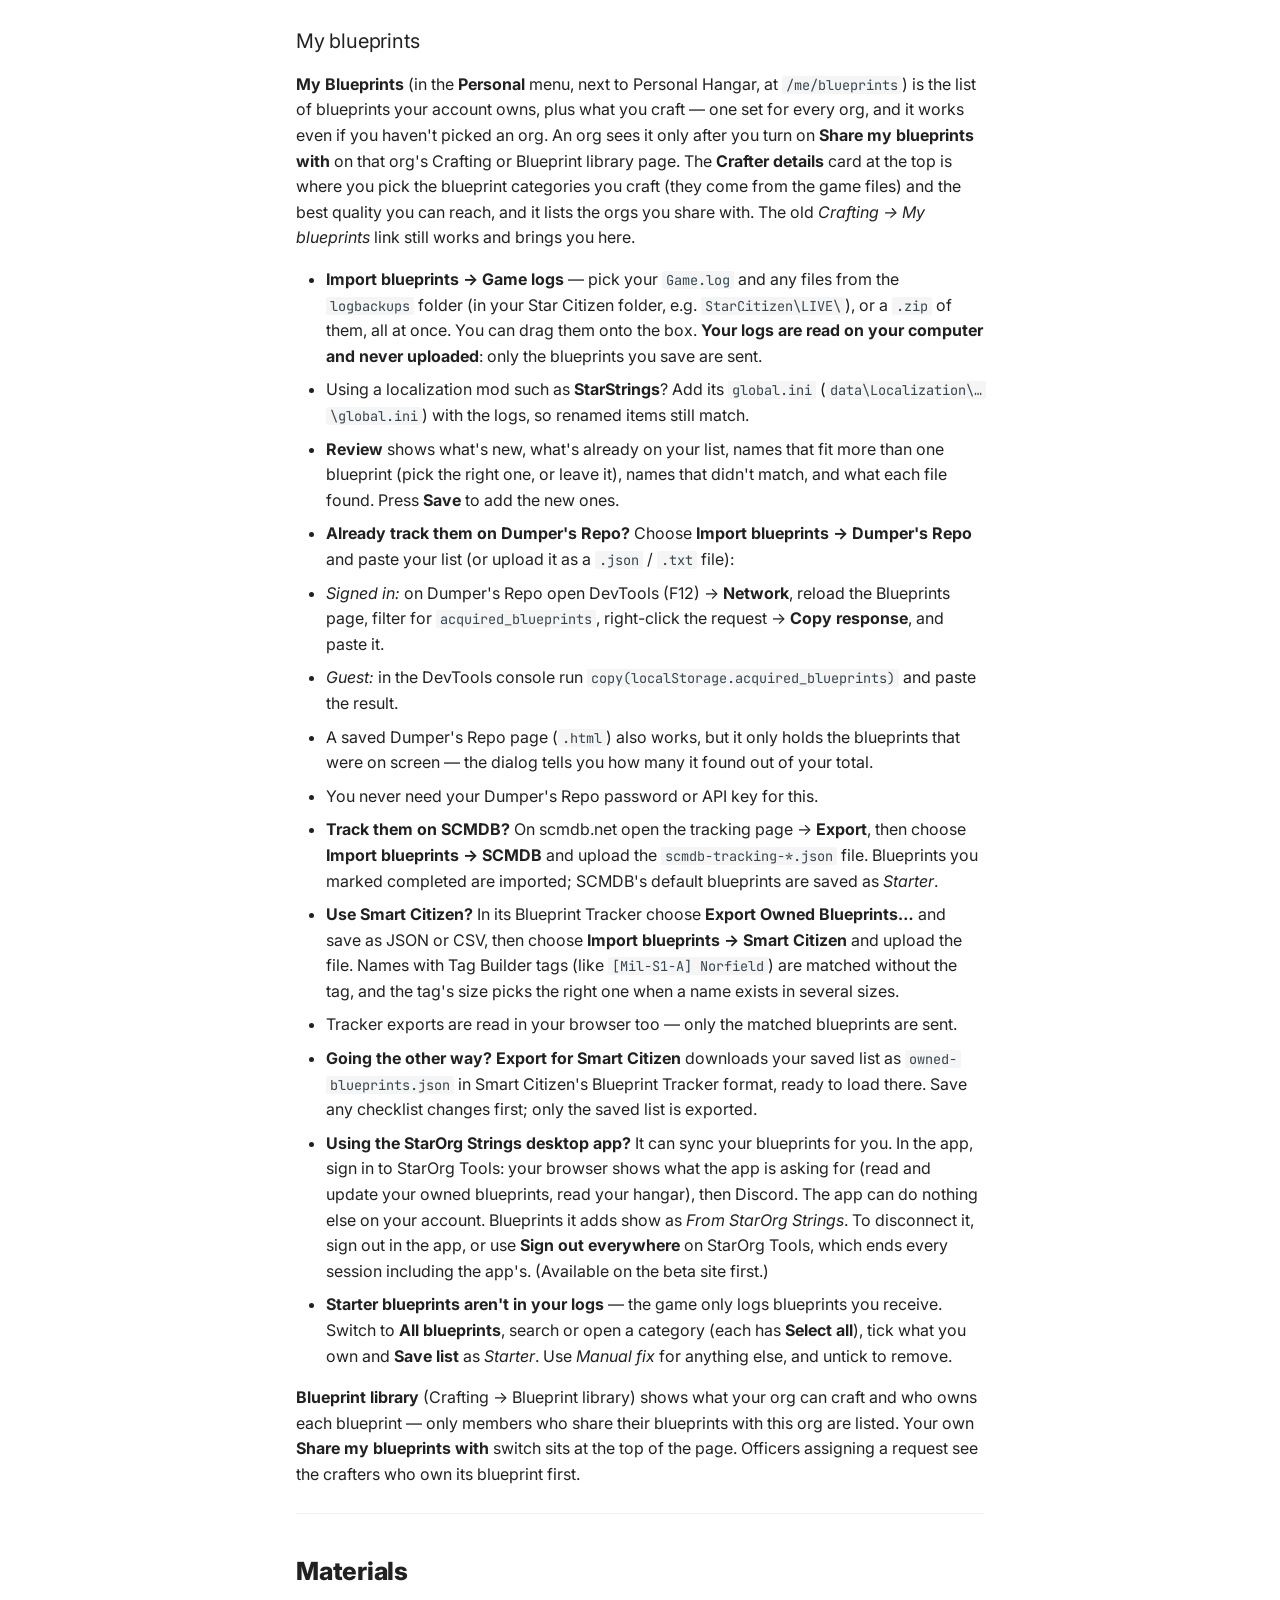
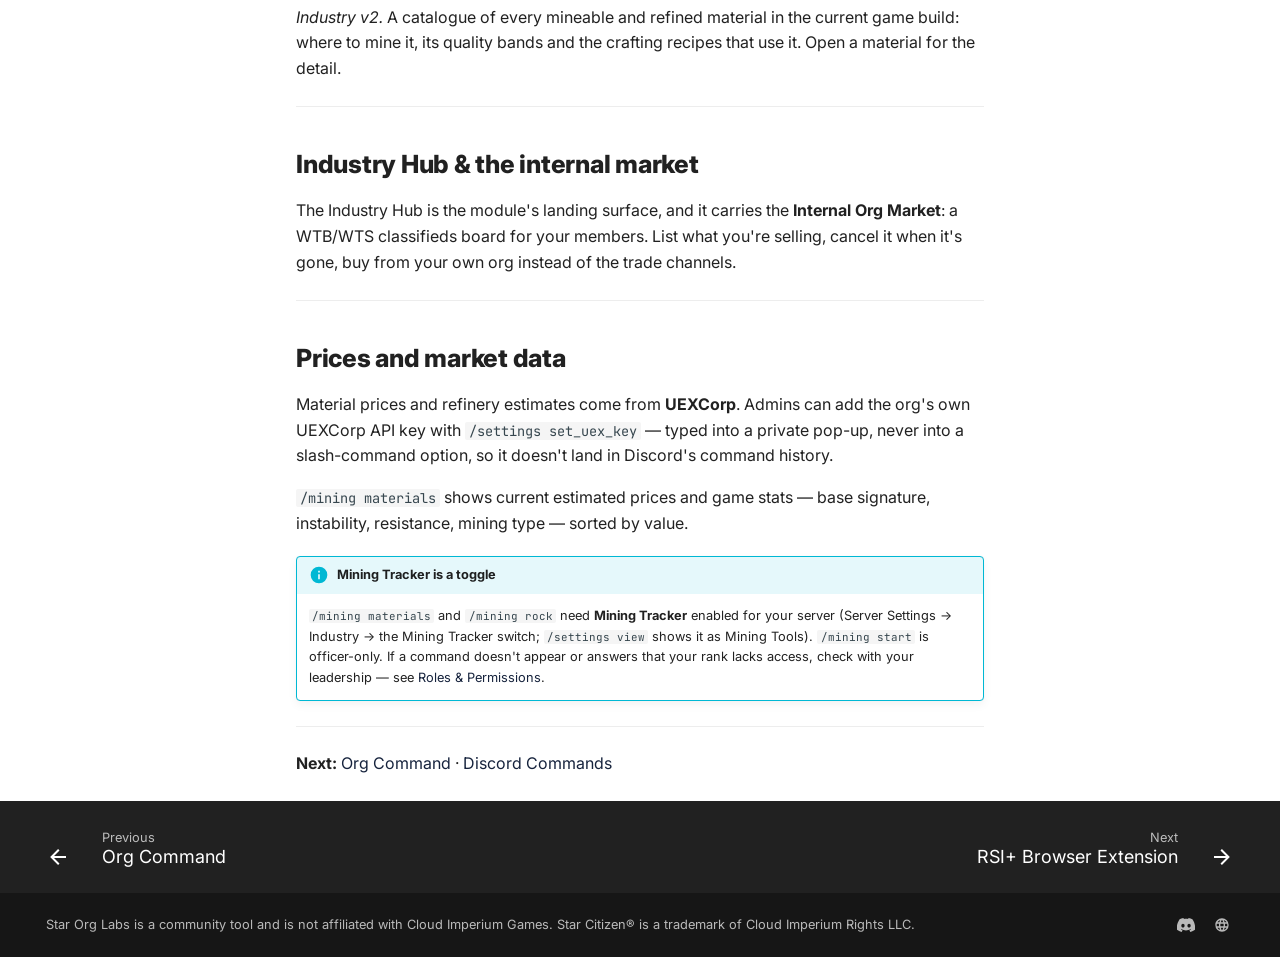
<file: guides/industrial/index.html>
<!doctype html>
<html lang="en" class="no-js">
  <head>
    
      <meta charset="utf-8">
      <meta name="viewport" content="width=device-width,initial-scale=1">
      
        <meta name="description" content="Star Citizen org management — from Discord to a full web command center. Events, fleet, loot, mining, recruitment, and org ops in one place.">
      
      
        <meta name="author" content="Star Org Labs">
      
      
        <link rel="canonical" href="https://wiki.starorg.tools/guides/industrial/">
      
      
        <link rel="prev" href="../org-command/">
      
      
        <link rel="next" href="../rsi-plus/">
      
      
        
      
      
      <link rel="icon" href="../../assets/logo.png">
      <meta name="generator" content="mkdocs-1.6.1, mkdocs-material-9.8.0">
    
    
      
        <title>Industrial - Star Org Labs</title>
      
    
    
      <link rel="stylesheet" href="../../assets/stylesheets/main.57a0d79d.min.css">
      
        
        <link rel="stylesheet" href="../../assets/stylesheets/palette.fb2fffe2.min.css">
      
      


    
    
      
    
    
      
        
        
        <link rel="preconnect" href="https://fonts.gstatic.com" crossorigin>
        <link rel="stylesheet" href="https://fonts.googleapis.com/css?family=Inter:300,300i,400,400i,700,700i%7CJetBrains+Mono:400,400i,700,700i&display=fallback">
        <style>:root{--md-text-font:"Inter";--md-code-font:"JetBrains Mono"}</style>
      
    
    
      <link rel="stylesheet" href="../../stylesheets/extra.css">
    
    <script>__md_scope=new URL("../..",location),__md_hash=e=>[...e].reduce(((e,_)=>(e<<5)-e+_.charCodeAt(0)),0),__md_get=(e,_=localStorage,t=__md_scope)=>JSON.parse(_.getItem(t.pathname+"."+e)),__md_set=(e,_,t=localStorage,a=__md_scope)=>{try{t.setItem(a.pathname+"."+e,JSON.stringify(_))}catch(e){}}</script>
    
      

    
    
  </head>
  
  
    
    
      
    
    
    
    
    <body dir="ltr" data-md-color-scheme="slate" data-md-color-primary="custom" data-md-color-accent="custom">
  
    
    <input class="md-toggle" data-md-toggle="drawer" type="checkbox" id="__drawer" autocomplete="off">
    <input class="md-toggle" data-md-toggle="search" type="checkbox" id="__search" autocomplete="off">
    <label class="md-overlay" for="__drawer"></label>
    <div data-md-component="skip">
      
        
        <a href="#industrial" class="md-skip">
          Skip to content
        </a>
      
    </div>
    <div data-md-component="announce">
      
    </div>
    
    
      

  

<header class="md-header md-header--shadow md-header--lifted" data-md-component="header">
  <nav class="md-header__inner md-grid" aria-label="Header">
    <a href="../.." title="Star Org Labs" class="md-header__button md-logo" aria-label="Star Org Labs" data-md-component="logo">
      
  <img src="../../assets/logo.png" alt="logo">

    </a>
    <label class="md-header__button md-icon" for="__drawer">
      
      <svg xmlns="http://www.w3.org/2000/svg" viewBox="0 0 24 24"><path d="M3 6h18v2H3zm0 5h18v2H3zm0 5h18v2H3z"/></svg>
    </label>
    <div class="md-header__title" data-md-component="header-title">
      <div class="md-header__ellipsis">
        <div class="md-header__topic">
          <span class="md-ellipsis">
            Star Org Labs
          </span>
        </div>
        <div class="md-header__topic" data-md-component="header-topic">
          <span class="md-ellipsis">
            
              Industrial
            
          </span>
        </div>
      </div>
    </div>
    
      
        <form class="md-header__option" data-md-component="palette">
  
    
    
    
    <input class="md-option" data-md-color-media="(prefers-color-scheme: dark)" data-md-color-scheme="slate" data-md-color-primary="custom" data-md-color-accent="custom"  aria-label="Switch to light mode"  type="radio" name="__palette" id="__palette_0">
    
      <label class="md-header__button md-icon" title="Switch to light mode" for="__palette_1" hidden>
        <svg xmlns="http://www.w3.org/2000/svg" viewBox="0 0 24 24"><path d="M12 7a5 5 0 0 1 5 5 5 5 0 0 1-5 5 5 5 0 0 1-5-5 5 5 0 0 1 5-5m0 2a3 3 0 0 0-3 3 3 3 0 0 0 3 3 3 3 0 0 0 3-3 3 3 0 0 0-3-3m0-7 2.39 3.42C13.65 5.15 12.84 5 12 5s-1.65.15-2.39.42zM3.34 7l4.16-.35A7.2 7.2 0 0 0 5.94 8.5c-.44.74-.69 1.5-.83 2.29zm.02 10 1.76-3.77a7.131 7.131 0 0 0 2.38 4.14zM20.65 7l-1.77 3.79a7.02 7.02 0 0 0-2.38-4.15zm-.01 10-4.14.36c.59-.51 1.12-1.14 1.54-1.86.42-.73.69-1.5.83-2.29zM12 22l-2.41-3.44c.74.27 1.55.44 2.41.44.82 0 1.63-.17 2.37-.44z"/></svg>
      </label>
    
  
    
    
    
    <input class="md-option" data-md-color-media="(prefers-color-scheme: light)" data-md-color-scheme="default" data-md-color-primary="custom" data-md-color-accent="custom"  aria-label="Switch to dark mode"  type="radio" name="__palette" id="__palette_1">
    
      <label class="md-header__button md-icon" title="Switch to dark mode" for="__palette_0" hidden>
        <svg xmlns="http://www.w3.org/2000/svg" viewBox="0 0 24 24"><path d="m17.75 4.09-2.53 1.94.91 3.06-2.63-1.81-2.63 1.81.91-3.06-2.53-1.94L12.44 4l1.06-3 1.06 3zm3.5 6.91-1.64 1.25.59 1.98-1.7-1.17-1.7 1.17.59-1.98L15.75 11l2.06-.05L18.5 9l.69 1.95zm-2.28 4.95c.83-.08 1.72 1.1 1.19 1.85-.32.45-.66.87-1.08 1.27C15.17 23 8.84 23 4.94 19.07c-3.91-3.9-3.91-10.24 0-14.14.4-.4.82-.76 1.27-1.08.75-.53 1.93.36 1.85 1.19-.27 2.86.69 5.83 2.89 8.02a9.96 9.96 0 0 0 8.02 2.89m-1.64 2.02a12.08 12.08 0 0 1-7.8-3.47c-2.17-2.19-3.33-5-3.49-7.82-2.81 3.14-2.7 7.96.31 10.98 3.02 3.01 7.84 3.12 10.98.31"/></svg>
      </label>
    
  
</form>
      
    
    
      <script>var palette=__md_get("__palette");if(palette&&palette.color){if("(prefers-color-scheme)"===palette.color.media){var media=matchMedia("(prefers-color-scheme: light)"),input=document.querySelector(media.matches?"[data-md-color-media='(prefers-color-scheme: light)']":"[data-md-color-media='(prefers-color-scheme: dark)']");palette.color.media=input.getAttribute("data-md-color-media"),palette.color.scheme=input.getAttribute("data-md-color-scheme"),palette.color.primary=input.getAttribute("data-md-color-primary"),palette.color.accent=input.getAttribute("data-md-color-accent")}for(var[key,value]of Object.entries(palette.color))document.body.setAttribute("data-md-color-"+key,value)}</script>
    
    
    
      
      
        <label class="md-header__button md-icon" for="__search">
          
          <svg xmlns="http://www.w3.org/2000/svg" viewBox="0 0 24 24"><path d="M9.5 3A6.5 6.5 0 0 1 16 9.5c0 1.61-.59 3.09-1.56 4.23l.27.27h.79l5 5-1.5 1.5-5-5v-.79l-.27-.27A6.52 6.52 0 0 1 9.5 16 6.5 6.5 0 0 1 3 9.5 6.5 6.5 0 0 1 9.5 3m0 2C7 5 5 7 5 9.5S7 14 9.5 14 14 12 14 9.5 12 5 9.5 5"/></svg>
        </label>
        <div class="md-search" data-md-component="search" role="dialog">
  <label class="md-search__overlay" for="__search"></label>
  <div class="md-search__inner" role="search">
    <form class="md-search__form" name="search">
      <input type="text" class="md-search__input" name="query" aria-label="Search" placeholder="Search" autocapitalize="off" autocorrect="off" autocomplete="off" spellcheck="false" data-md-component="search-query" required>
      <label class="md-search__icon md-icon" for="__search">
        
        <svg xmlns="http://www.w3.org/2000/svg" viewBox="0 0 24 24"><path d="M9.5 3A6.5 6.5 0 0 1 16 9.5c0 1.61-.59 3.09-1.56 4.23l.27.27h.79l5 5-1.5 1.5-5-5v-.79l-.27-.27A6.52 6.52 0 0 1 9.5 16 6.5 6.5 0 0 1 3 9.5 6.5 6.5 0 0 1 9.5 3m0 2C7 5 5 7 5 9.5S7 14 9.5 14 14 12 14 9.5 12 5 9.5 5"/></svg>
        
        <svg xmlns="http://www.w3.org/2000/svg" viewBox="0 0 24 24"><path d="M20 11v2H8l5.5 5.5-1.42 1.42L4.16 12l7.92-7.92L13.5 5.5 8 11z"/></svg>
      </label>
      <nav class="md-search__options" aria-label="Search">
        
          <a href="javascript:void(0)" class="md-search__icon md-icon" title="Share" aria-label="Share" data-clipboard data-clipboard-text="" data-md-component="search-share" tabindex="-1">
            
            <svg xmlns="http://www.w3.org/2000/svg" viewBox="0 0 24 24"><path d="M18 16.08c-.76 0-1.44.3-1.96.77L8.91 12.7c.05-.23.09-.46.09-.7s-.04-.47-.09-.7l7.05-4.11c.54.5 1.25.81 2.04.81a3 3 0 0 0 3-3 3 3 0 0 0-3-3 3 3 0 0 0-3 3c0 .24.04.47.09.7L8.04 9.81C7.5 9.31 6.79 9 6 9a3 3 0 0 0-3 3 3 3 0 0 0 3 3c.79 0 1.5-.31 2.04-.81l7.12 4.15c-.05.21-.08.43-.08.66 0 1.61 1.31 2.91 2.92 2.91s2.92-1.3 2.92-2.91A2.92 2.92 0 0 0 18 16.08"/></svg>
          </a>
        
        <button type="reset" class="md-search__icon md-icon" title="Clear" aria-label="Clear" tabindex="-1">
          
          <svg xmlns="http://www.w3.org/2000/svg" viewBox="0 0 24 24"><path d="M19 6.41 17.59 5 12 10.59 6.41 5 5 6.41 10.59 12 5 17.59 6.41 19 12 13.41 17.59 19 19 17.59 13.41 12z"/></svg>
        </button>
      </nav>
      
        <div class="md-search__suggest" data-md-component="search-suggest"></div>
      
    </form>
    <div class="md-search__output">
      <div class="md-search__scrollwrap" tabindex="0" data-md-scrollfix>
        <div class="md-search-result" data-md-component="search-result">
          <div class="md-search-result__meta">
            Initializing search
          </div>
          <ol class="md-search-result__list" role="presentation"></ol>
        </div>
      </div>
    </div>
  </div>
</div>
      
    
    
  </nav>
  
    
      
<nav class="md-tabs" aria-label="Tabs" data-md-component="tabs">
  <div class="md-grid">
    <ul class="md-tabs__list">
      
        
  
  
  
  
    <li class="md-tabs__item">
      <a href="../.." class="md-tabs__link">
        
  
  
    
  
  Home

      </a>
    </li>
  

      
        
  
  
  
  
    <li class="md-tabs__item">
      <a href="../../getting-started/" class="md-tabs__link">
        
  
  
    
  
  Getting Started

      </a>
    </li>
  

      
        
  
  
  
    
  
  
    
    
      <li class="md-tabs__item md-tabs__item--active">
        <a href="../events/" class="md-tabs__link">
          
  
  
  Guides

        </a>
      </li>
    
  

      
        
  
  
  
  
    
    
      <li class="md-tabs__item">
        <a href="../../permissions/" class="md-tabs__link">
          
  
  
  Reference

        </a>
      </li>
    
  

      
    </ul>
  </div>
</nav>
    
  
</header>
    
    <div class="md-container" data-md-component="container">
      
      
        
      
      <main class="md-main" data-md-component="main">
        <div class="md-main__inner md-grid">
          
            
              
              <div class="md-sidebar md-sidebar--primary" data-md-component="sidebar" data-md-type="navigation" >
                <div class="md-sidebar__scrollwrap">
                  <div class="md-sidebar__inner">
                    


  


<nav class="md-nav md-nav--primary md-nav--lifted" aria-label="Navigation" data-md-level="0">
  <label class="md-nav__title" for="__drawer">
    <a href="../.." title="Star Org Labs" class="md-nav__button md-logo" aria-label="Star Org Labs" data-md-component="logo">
      
  <img src="../../assets/logo.png" alt="logo">

    </a>
    Star Org Labs
  </label>
  
  <ul class="md-nav__list" data-md-scrollfix>
    
      
      
  
  
  
  
    <li class="md-nav__item">
      <a href="../.." class="md-nav__link">
        
  
  
  <span class="md-ellipsis">
    
  
    Home
  

    
  </span>
  
  

      </a>
    </li>
  

    
      
      
  
  
  
  
    <li class="md-nav__item">
      <a href="../../getting-started/" class="md-nav__link">
        
  
  
  <span class="md-ellipsis">
    
  
    Getting Started
  

    
  </span>
  
  

      </a>
    </li>
  

    
      
      
  
  
    
  
  
  
    
    
    
    
      
        
        
      
      
        
      
    
    
    <li class="md-nav__item md-nav__item--active md-nav__item--section md-nav__item--nested">
      
        
        
        <input class="md-nav__toggle md-toggle " type="checkbox" id="__nav_3" checked>
        
          
          <label class="md-nav__link" for="__nav_3" id="__nav_3_label" tabindex="">
            
  
  
  <span class="md-ellipsis">
    
  
    Guides
  

    
  </span>
  
  

            <span class="md-nav__icon md-icon"></span>
          </label>
        
        <nav class="md-nav" data-md-level="1" aria-labelledby="__nav_3_label" aria-expanded="true">
          <label class="md-nav__title" for="__nav_3">
            <span class="md-nav__icon md-icon"></span>
            
  
    Guides
  

          </label>
          <ul class="md-nav__list" data-md-scrollfix>
            
              
                
  
  
  
  
    <li class="md-nav__item">
      <a href="../events/" class="md-nav__link">
        
  
  
  <span class="md-ellipsis">
    
  
    Events & Ops
  

    
  </span>
  
  

      </a>
    </li>
  

              
            
              
                
  
  
  
  
    <li class="md-nav__item">
      <a href="../templates-and-recurring/" class="md-nav__link">
        
  
  
  <span class="md-ellipsis">
    
  
    Templates & Recurring Ops
  

    
  </span>
  
  

      </a>
    </li>
  

              
            
              
                
  
  
  
  
    <li class="md-nav__item">
      <a href="../loot/" class="md-nav__link">
        
  
  
  <span class="md-ellipsis">
    
  
    Loot Hub
  

    
  </span>
  
  

      </a>
    </li>
  

              
            
              
                
  
  
  
  
    <li class="md-nav__item">
      <a href="../fleet/" class="md-nav__link">
        
  
  
  <span class="md-ellipsis">
    
  
    Fleet & Hangar
  

    
  </span>
  
  

      </a>
    </li>
  

              
            
              
                
  
  
  
  
    <li class="md-nav__item">
      <a href="../voice/" class="md-nav__link">
        
  
  
  <span class="md-ellipsis">
    
  
    Voice Channels
  

    
  </span>
  
  

      </a>
    </li>
  

              
            
              
                
  
  
  
  
    <li class="md-nav__item">
      <a href="../comms-ops/" class="md-nav__link">
        
  
  
  <span class="md-ellipsis">
    
  
    Comms Ops Panel
  

    
  </span>
  
  

      </a>
    </li>
  

              
            
              
                
  
  
  
  
    <li class="md-nav__item">
      <a href="../org-command/" class="md-nav__link">
        
  
  
  <span class="md-ellipsis">
    
  
    Org Command
  

    
  </span>
  
  

      </a>
    </li>
  

              
            
              
                
  
  
    
  
  
  
    <li class="md-nav__item md-nav__item--active">
      
      <input class="md-nav__toggle md-toggle" type="checkbox" id="__toc">
      
      
        
      
      
        <label class="md-nav__link md-nav__link--active" for="__toc">
          
  
  
  <span class="md-ellipsis">
    
  
    Industrial
  

    
  </span>
  
  

          <span class="md-nav__icon md-icon"></span>
        </label>
      
      <a href="./" class="md-nav__link md-nav__link--active">
        
  
  
  <span class="md-ellipsis">
    
  
    Industrial
  

    
  </span>
  
  

      </a>
      
        

<nav class="md-nav md-nav--secondary" aria-label="Table of contents">
  
  
  
    
  
  
    <label class="md-nav__title" for="__toc">
      <span class="md-nav__icon md-icon"></span>
      Table of contents
    </label>
    <ul class="md-nav__list" data-md-component="toc" data-md-scrollfix>
      
        <li class="md-nav__item">
  <a href="#mining-sessions" class="md-nav__link">
    <span class="md-ellipsis">
      
        Mining sessions
      
    </span>
  </a>
  
</li>
      
        <li class="md-nav__item">
  <a href="#rsig-decoder" class="md-nav__link">
    <span class="md-ellipsis">
      
        RSIG Decoder
      
    </span>
  </a>
  
</li>
      
        <li class="md-nav__item">
  <a href="#rock-calculator" class="md-nav__link">
    <span class="md-ellipsis">
      
        Rock Calculator
      
    </span>
  </a>
  
</li>
      
        <li class="md-nav__item">
  <a href="#cargo-optimizer" class="md-nav__link">
    <span class="md-ellipsis">
      
        Cargo Optimizer
      
    </span>
  </a>
  
</li>
      
        <li class="md-nav__item">
  <a href="#work-orders" class="md-nav__link">
    <span class="md-ellipsis">
      
        Work Orders
      
    </span>
  </a>
  
    <nav class="md-nav" aria-label="Work Orders">
      <ul class="md-nav__list">
        
          <li class="md-nav__item">
  <a href="#material-targets-deliveries-and-approval" class="md-nav__link">
    <span class="md-ellipsis">
      
        Material targets, deliveries and approval
      
    </span>
  </a>
  
</li>
        
      </ul>
    </nav>
  
</li>
      
        <li class="md-nav__item">
  <a href="#org-stockpile" class="md-nav__link">
    <span class="md-ellipsis">
      
        Org Stockpile
      
    </span>
  </a>
  
</li>
      
        <li class="md-nav__item">
  <a href="#crafting" class="md-nav__link">
    <span class="md-ellipsis">
      
        Crafting
      
    </span>
  </a>
  
    <nav class="md-nav" aria-label="Crafting">
      <ul class="md-nav__list">
        
          <li class="md-nav__item">
  <a href="#my-blueprints" class="md-nav__link">
    <span class="md-ellipsis">
      
        My blueprints
      
    </span>
  </a>
  
</li>
        
      </ul>
    </nav>
  
</li>
      
        <li class="md-nav__item">
  <a href="#materials" class="md-nav__link">
    <span class="md-ellipsis">
      
        Materials
      
    </span>
  </a>
  
</li>
      
        <li class="md-nav__item">
  <a href="#industry-hub-the-internal-market" class="md-nav__link">
    <span class="md-ellipsis">
      
        Industry Hub &amp; the internal market
      
    </span>
  </a>
  
</li>
      
        <li class="md-nav__item">
  <a href="#prices-and-market-data" class="md-nav__link">
    <span class="md-ellipsis">
      
        Prices and market data
      
    </span>
  </a>
  
</li>
      
    </ul>
  
</nav>
      
    </li>
  

              
            
              
                
  
  
  
  
    <li class="md-nav__item">
      <a href="../rsi-plus/" class="md-nav__link">
        
  
  
  <span class="md-ellipsis">
    
  
    RSI+ Browser Extension
  

    
  </span>
  
  

      </a>
    </li>
  

              
            
          </ul>
        </nav>
      
    </li>
  

    
      
      
  
  
  
  
    
    
    
    
      
      
        
      
    
    
    <li class="md-nav__item md-nav__item--nested">
      
        
        
        <input class="md-nav__toggle md-toggle " type="checkbox" id="__nav_4" >
        
          
          <label class="md-nav__link" for="__nav_4" id="__nav_4_label" tabindex="0">
            
  
  
  <span class="md-ellipsis">
    
  
    Reference
  

    
  </span>
  
  

            <span class="md-nav__icon md-icon"></span>
          </label>
        
        <nav class="md-nav" data-md-level="1" aria-labelledby="__nav_4_label" aria-expanded="false">
          <label class="md-nav__title" for="__nav_4">
            <span class="md-nav__icon md-icon"></span>
            
  
    Reference
  

          </label>
          <ul class="md-nav__list" data-md-scrollfix>
            
              
                
  
  
  
  
    <li class="md-nav__item">
      <a href="../../permissions/" class="md-nav__link">
        
  
  
  <span class="md-ellipsis">
    
  
    Roles & Permissions
  

    
  </span>
  
  

      </a>
    </li>
  

              
            
              
                
  
  
  
  
    <li class="md-nav__item">
      <a href="../../commands/" class="md-nav__link">
        
  
  
  <span class="md-ellipsis">
    
  
    Discord Commands
  

    
  </span>
  
  

      </a>
    </li>
  

              
            
              
                
  
  
  
  
    <li class="md-nav__item">
      <a href="../../faq/" class="md-nav__link">
        
  
  
  <span class="md-ellipsis">
    
  
    FAQ
  

    
  </span>
  
  

      </a>
    </li>
  

              
            
          </ul>
        </nav>
      
    </li>
  

    
  </ul>
</nav>
                  </div>
                </div>
              </div>
            
            
              
              <div class="md-sidebar md-sidebar--secondary" data-md-component="sidebar" data-md-type="toc" >
                <div class="md-sidebar__scrollwrap">
                  <div class="md-sidebar__inner">
                    

<nav class="md-nav md-nav--secondary" aria-label="Table of contents">
  
  
  
    
  
  
    <label class="md-nav__title" for="__toc">
      <span class="md-nav__icon md-icon"></span>
      Table of contents
    </label>
    <ul class="md-nav__list" data-md-component="toc" data-md-scrollfix>
      
        <li class="md-nav__item">
  <a href="#mining-sessions" class="md-nav__link">
    <span class="md-ellipsis">
      
        Mining sessions
      
    </span>
  </a>
  
</li>
      
        <li class="md-nav__item">
  <a href="#rsig-decoder" class="md-nav__link">
    <span class="md-ellipsis">
      
        RSIG Decoder
      
    </span>
  </a>
  
</li>
      
        <li class="md-nav__item">
  <a href="#rock-calculator" class="md-nav__link">
    <span class="md-ellipsis">
      
        Rock Calculator
      
    </span>
  </a>
  
</li>
      
        <li class="md-nav__item">
  <a href="#cargo-optimizer" class="md-nav__link">
    <span class="md-ellipsis">
      
        Cargo Optimizer
      
    </span>
  </a>
  
</li>
      
        <li class="md-nav__item">
  <a href="#work-orders" class="md-nav__link">
    <span class="md-ellipsis">
      
        Work Orders
      
    </span>
  </a>
  
    <nav class="md-nav" aria-label="Work Orders">
      <ul class="md-nav__list">
        
          <li class="md-nav__item">
  <a href="#material-targets-deliveries-and-approval" class="md-nav__link">
    <span class="md-ellipsis">
      
        Material targets, deliveries and approval
      
    </span>
  </a>
  
</li>
        
      </ul>
    </nav>
  
</li>
      
        <li class="md-nav__item">
  <a href="#org-stockpile" class="md-nav__link">
    <span class="md-ellipsis">
      
        Org Stockpile
      
    </span>
  </a>
  
</li>
      
        <li class="md-nav__item">
  <a href="#crafting" class="md-nav__link">
    <span class="md-ellipsis">
      
        Crafting
      
    </span>
  </a>
  
    <nav class="md-nav" aria-label="Crafting">
      <ul class="md-nav__list">
        
          <li class="md-nav__item">
  <a href="#my-blueprints" class="md-nav__link">
    <span class="md-ellipsis">
      
        My blueprints
      
    </span>
  </a>
  
</li>
        
      </ul>
    </nav>
  
</li>
      
        <li class="md-nav__item">
  <a href="#materials" class="md-nav__link">
    <span class="md-ellipsis">
      
        Materials
      
    </span>
  </a>
  
</li>
      
        <li class="md-nav__item">
  <a href="#industry-hub-the-internal-market" class="md-nav__link">
    <span class="md-ellipsis">
      
        Industry Hub &amp; the internal market
      
    </span>
  </a>
  
</li>
      
        <li class="md-nav__item">
  <a href="#prices-and-market-data" class="md-nav__link">
    <span class="md-ellipsis">
      
        Prices and market data
      
    </span>
  </a>
  
</li>
      
    </ul>
  
</nav>
                  </div>
                </div>
              </div>
            
          
          
            <div class="md-content" data-md-component="content">
              
              <article class="md-content__inner md-typeset">
                
                  



<h1 id="industrial">Industrial<a class="headerlink" href="#industrial" title="Permanent link">&para;</a></h1>
<p>Mining, salvage and hauling, with the accounting handled for you.</p>
<p>Everything here lives under <strong>Industrial &amp; Economy</strong> in the sidebar.</p>
<hr />
<h2 id="mining-sessions">Mining sessions<a class="headerlink" href="#mining-sessions" title="Permanent link">&para;</a></h2>
<p>A <strong>session</strong> is a live lobby for a run. The crew joins from the web, logs what they pull as
they pull it, and the payout is computed when you close.</p>
<p><strong>Starting one.</strong> An officer runs <code>/mining start</code> in the channel the run belongs to. The bot
posts a thread with a join link a moment later, and the session opens on the web.</p>
<p><strong>Running one.</strong> Everyone on the crew opens the session and picks a role. From there it's
live — yields, expenses and crew changes appear for everybody as they happen, with no
refreshing. Scouts push rock scans in, miners log SCU, logistics logs the fuel and the
repairs.</p>
<p><strong>Logging an entry.</strong> <strong>Manual Entry</strong> asks for the <strong>Type</strong> first. An <strong>Expense</strong> needs only
an amount and a note saying what it was for. A <strong>Yield</strong> adds the ore fields: commodity,
quality, SCU, mining method and processing. <strong>Auto-calculate price</strong> sits next to Amount.
It stays off until you've picked a commodity and entered SCU, and the reason is shown under
it. Once it's on, Amount is greyed out and the price is worked out when you add the entry.</p>
<p><strong>Guest preview.</strong> Guest preview is read-only: you can open a session and watch it, but the
<strong>Join Crew</strong> button is replaced by a <strong>Members only</strong> note. To join a crew, sign in with
Discord as a member of the org running the session.</p>
<p>Two switches change how a run behaves:</p>
<ul>
<li><strong>Locked</strong> — no new participants may join</li>
<li><strong>Org run</strong> — the takings belong to the org rather than the crew, and pay into the
  <a href="../org-command/#org-treasury">Treasury</a></li>
</ul>
<p><strong>Closing one.</strong> Closing <em>is</em> the payout. Star Org Labs totals the gross yield, subtracts
logged expenses, splits the net by each member's share ratio, and posts a receipt to
Discord. There's no separate "pay out" step, and the org-run switch locks the moment you
close — by then the crew has been paid on the strength of it.</p>
<p><strong>How long sessions are kept.</strong> Free servers keep <strong>30 days</strong> of history: each night, finished
sessions older than that are deleted (a session still active is never removed). Supporters
sponsoring your server add to the window (see the <a href="../../faq/#what-does-it-cost">FAQ</a>), and the
sessions list says so on a free server.</p>
<hr />
<h2 id="rsig-decoder">RSIG Decoder<a class="headerlink" href="#rsig-decoder" title="Permanent link">&para;</a></h2>
<p>Point it at a scan and it reads the rock for you. Screenshot the in-game scanning UI, paste
it into the decoder, and it extracts the signature, works out mass and composition, and tells
you whether the rock is worth the trip.</p>
<p>The OCR runs <strong>in your browser</strong> — the screenshot never leaves your machine.</p>
<p>In Discord, <code>/mining rock &lt;signature&gt; [laser_power]</code> does the same from a signature string:
validity, mass, composition, instability, resistance — and with a laser power, whether you
can actually crack it.</p>
<hr />
<h2 id="rock-calculator">Rock Calculator<a class="headerlink" href="#rock-calculator" title="Permanent link">&para;</a></h2>
<p>The physics sandbox. Build a fleet of mining ships, fit lasers, modules and gadgets, feed it
a rock's mass, resistance and instability, and get a crackability verdict with the exact
power numbers behind it.</p>
<p>Use it to answer "do we need a second Mole for this?" before you fly out, not after.</p>
<p>An empty fleet offers <strong>+ MOLE</strong>, <strong>+ Prospector</strong> and <strong>+ Golem</strong>, and three presets to
start from (Solo Prospector, Full MOLE crew, Prospector pair). Your fleet and gadgets are
saved in this browser, so they're still there after a reload. Hover or focus the <strong>i</strong> next
to Resistance, Instability, Scanned with gadgets, Crafting Quality Bonus or a station's
active box to see what it means.</p>
<hr />
<h2 id="cargo-optimizer">Cargo Optimizer<a class="headerlink" href="#cargo-optimizer" title="Permanent link">&para;</a></h2>
<p>Hauling contracts, routed properly. Enter your contracts — or screenshot the contract UI and
let the in-browser OCR read them — then the optimizer solves the route: which pickups and
drop-offs in which order, given your ship's capacity, as a step-by-step flight plan.</p>
<hr />
<h2 id="work-orders">Work Orders<a class="headerlink" href="#work-orders" title="Permanent link">&para;</a></h2>
<p>A job board for the org. <strong>Create Order</strong> opens a form: give the job a title, an optional
description, a category (Mining, Salvage, Hauling, Security, Crafting or Other) and an optional
<strong>aUEC</strong> reward. Members claim it and status tracks through to done. (Opening orders to <strong>other
orgs</strong> is planned; the form does not offer it yet.)</p>
<p><strong>Accept</strong> claims an open job and makes you its assignee; after that, the assignee can mark it
<strong>Complete</strong>. Editing the job, reassigning it, reopening or cancelling it, or completing a job
someone else holds is for whoever posted it, or an officer — the board only shows <strong>Complete</strong> to
those people. Reopening a job clears its assignee, so anyone can claim it again. The poster or an
officer can <strong>Cancel</strong> an open or in-progress job — it stays on the board under the Cancelled
filter. Only an officer can <strong>Delete</strong> a job outright, after a confirmation, which erases it.</p>
<h3 id="material-targets-deliveries-and-approval">Material targets, deliveries and approval<a class="headerlink" href="#material-targets-deliveries-and-approval" title="Permanent link">&para;</a></h3>
<p><em>Rolling out server by server. If your board has no <strong>Awaiting Approval</strong> filter, your server
doesn't have it yet.</em></p>
<p><strong>Posting.</strong> The form gains a <strong>Material target</strong> section: pick the material from the
catalogue, how many <strong>SCU</strong> the org needs, an optional <strong>minimum quality</strong> (the material's
quality band is shown as you type) and where to deliver. Under <strong>Payout</strong>, choose <strong>aUEC from
the treasury</strong> (needs a reward), <strong>Material from the stockpile</strong>, <strong>aUEC and material</strong> or
<strong>No payout</strong>. A material payout names the material, how many SCU it pays and, optionally, the
minimum quality the paid stock must have.</p>
<p><strong>Delivering (members).</strong> On an open or in-progress material order, <strong>Log delivery</strong> records
what you brought: SCU, the quality (required when the order sets a minimum), where it is and a
note. A delivery below the minimum is still logged — it's flagged amber and an officer decides
whether it counts. <strong>Deliveries</strong> shows everyone's deliveries on the order; you can
<strong>Withdraw</strong> your own until it's reviewed. Numbers are what members report: the game can't
verify them, so your org's officers do.</p>
<p>From Discord: <strong><code>/workorder deliver</code></strong> logs the same delivery — start typing in <code>order</code> to pick
one of your org's open material orders, then the SCU and (if the order asks for one) the quality.
The reply is only visible to you.</p>
<p><strong>Reviewing (Industry Management).</strong> Officers, and ranks granted <em>Industry Management</em>, open
<strong>Deliveries</strong> and <strong>Accept</strong> or <strong>Reject</strong> each one. Accepted SCU fills the order's progress
bar; when it reaches the target, the order moves to <strong>Awaiting approval</strong> by itself. The
assignee or the poster can also press <strong>Mark done</strong> at any time. Once an order is awaiting
approval, only Industry Management can move it again: they approve it or send it back.</p>
<p><strong>Approving.</strong> <strong>Approve</strong> completes the order and pays the reward from the
<a href="../org-command/#org-treasury">Treasury</a> to <strong>one</strong> member — the assignee, or (if nobody took the
job) a member with an accepted delivery you pick. If the treasury can't cover it, approval is
refused with <strong>Insufficient funds</strong>; a server admin can force it, with a note saying why, and the
overdraft is recorded. <strong>Send back</strong> returns the order to in progress with a note. Material
orders and orders with a reward finish this way — they no longer have a <strong>Complete</strong> button.</p>
<p><strong>Material payouts.</strong> When an order pays material, <strong>Approve</strong> also asks which stockpile row
it comes from — only rows of that material, at or above the promised quality, with enough
available are offered. The SCU is <strong>reserved</strong> for the member (it shows as reserved on the
Stockpile page) and they get a notification. Once they have it in game, they press
<strong>Confirm</strong> on the Stockpile page (or an officer does it on the Treasury's <strong>Materials</strong> tab).
Nothing in the game moves by itself — the confirm is the org's record that the hand-over
happened. An officer can <strong>Void</strong> a payout that hasn't been confirmed (with a reason), which
puts the stock back. Officers can also pay material by hand from the Treasury's <strong>Materials</strong>
tab with <strong>New material payout</strong>.</p>
<hr />
<h2 id="org-stockpile">Org Stockpile<a class="headerlink" href="#org-stockpile" title="Permanent link">&para;</a></h2>
<p><em>Rolling out with Industry v2: the <strong>Org Stockpile</strong> rail entry appears once your server has it.</em></p>
<p>The stockpile is the org's record of <strong>bulk materials</strong> — how many SCU of each material, at
which quality, where, and who is holding it. Star Citizen has no org storage and no inventory
API, so the stockpile is <strong>what your members record</strong>: member-entered, org-verified.</p>
<p><strong>Members</strong></p>
<ul>
<li><strong>Deposit</strong> logs material you hold for the org: pick the material, the quantity in SCU, the
  quality (1–1000, kept exactly as you type it — leave it empty if you don't know) and where it
  sits. Tick <strong>I'm holding it</strong> if it's in your own hangar. A deposit counts straight away,
  unless your org asks officers to confirm each one.</li>
<li><strong>Balances</strong> shows what the org holds, one row per material, quality and location. Different
  qualities are never merged, just as they don't stack in game. The quality chip shows the
  material's band ("554 · 400–599"). <strong>≈ Value</strong> is an estimate at UEX prices.</li>
<li><strong>Movements</strong> is the history behind every number: who moved what, and when.</li>
<li>Closing an <strong>org-run</strong> mining session deposits its refined yield automatically, at the run's
  refinery (whole SCU; quality recorded as unknown). The session screen lists what went in.</li>
<li>From Discord: <strong><code>/stockpile deposit</code></strong> — pick the material from the list, then the SCU and,
  optionally, quality, location and a note. It's recorded as held by you; leave out the location
  and it's recorded as <em>Unspecified</em>. Your org's confirm setting applies the same way.</li>
</ul>
<p><strong>Officers (Industry Management)</strong></p>
<ul>
<li><strong>Withdraw</strong> and <strong>Adjust</strong> act on one balance row. Adjust is for recounts: "−20" takes 20 SCU
  off. Nothing can take a balance below zero.</li>
<li><strong>Confirm</strong> a member's pending deposit, <strong>Void</strong> a pending movement (with a reason), or
  <strong>Reverse</strong> a confirmed one — mistakes are cancelled with an offsetting line, never deleted.
  The nightly reconcile's own corrections can't be reversed (the next run would redo them); fix
  the movement that caused the drift instead. Stock held by someone who has left the org can
  still be withdrawn or adjusted.</li>
<li>Server Settings → <strong>Loot &amp; Treasury → Session deposits</strong>: deposit org-run session yield (on), officers confirm member
  deposits (off), nightly reconcile corrects drift (on). If your crew sells its haul <em>and</em>
  deposits it, it counts twice — turn session deposits off if you sell everything.</li>
<li>The <strong>Global Server Wipe</strong> (Server Settings → <strong>Danger</strong>) also empties the stockpile and its history.</li>
</ul>
<p><strong>Reorder thresholds (Industry Management)</strong></p>
<p>The <strong>Thresholds</strong> tab keeps a material stocked for you. Set a <strong>minimum</strong> (and, if you like, a
minimum quality and one location — leave them empty to count every quality everywhere) and a
<strong>reorder</strong> amount. When the stock that is actually available (what is reserved for a hand-over
doesn't count) drops below the minimum, a <strong>restock work order</strong> is posted on the Work Orders
board for the reorder amount, with your reward, in your name, and announced in your industrial
channel.</p>
<ul>
<li>Only <strong>one</strong> restock order per threshold is open at a time. When it is done or cancelled, a
  new one is posted only if stock is still low.</li>
<li>It checks every hour and straight after any withdrawal, so a big withdrawal is caught in
  seconds. <strong>Run now</strong> checks a threshold immediately.</li>
<li><strong>Last triggered</strong> links to the open order. Pausing a threshold never touches an order
  already posted; deleting one leaves its orders on the board.</li>
<li>A location-scoped threshold's order asks for delivery to that location, so the restock lands
  where the threshold is looking.</li>
</ul>
<hr />
<h2 id="crafting">Crafting<a class="headerlink" href="#crafting" title="Permanent link">&para;</a></h2>
<p><em>Early access: shows up under Industrial for servers in the Industry v2 beta.</em></p>
<p><strong>Crafting</strong> is where members ask the org for crafted items and find who can make them. Star
Citizen has no crafting or blueprint API, so everything here is what members tell each other.</p>
<p><strong>For members</strong></p>
<ul>
<li><strong>New request</strong> — name the item, or search for its <strong>blueprint</strong> (that fills in the name and
  the category for you). Add a quantity, an optional minimum quality (1–1000), a date you need
  it by, and tick <strong>I'll provide the materials</strong> if you will.</li>
<li>From Discord: <strong><code>/craft request</code></strong> — pick a blueprint from the list in <code>item</code> (or just type
  the item's name), the quantity, and optionally a minimum quality, a date (<code>2026-12-31</code>) and
  notes. It lands on the same board.</li>
<li><strong>My crafter profile</strong> — turn on <strong>Share my blueprints with <your org></strong> to join this org's
  <strong>Crafters</strong> roster and its Blueprint library. It is off until you turn it on, and every org
  has its own switch. Set where your fabricator is, and untick <strong>Taking new requests</strong> to pause
  without leaving the roster. The categories you craft and the best quality you can reach are
  set once for all your orgs on <strong>My Blueprints</strong> (below); the dialog shows them and links
  there. (If you wrote a "blueprints I own" note before, it is still shown, read-only — your
  blueprint list replaces it.)</li>
<li><strong>Claim</strong> — if your server allows it (on by default), you can take an open request yourself
  when you are opted in, taking requests, your max quality is at least the request's minimum,
  and you craft its category — or you <strong>own its blueprint</strong>. The button tells you why when you
  can't.</li>
<li>Once you hold a request: <strong>Start</strong>, then <strong>Mark ready</strong> (add the quality you reached), then
  <strong>Mark delivered</strong>. <strong>Release</strong> hands it back to the board if you can't finish it.</li>
<li><strong>Recipe</strong> shows the blueprint's ingredients from the game files, with "choose N of" where
  the recipe lets you pick. The person who asked (or an officer) can press <strong>Work order</strong> next
  to a material to open a work order already filled in — the amount is scaled to the quantity
  and rounded up to whole SCU — check it and post it to gather the materials.</li>
</ul>
<p><strong>For officers</strong> (or ranks granted <strong>Industry Management</strong>)</p>
<ul>
<li><strong>Assign</strong> / <strong>Reassign</strong> any request. The dialog suggests the crafters who fit — the right
  category and a high enough max quality, best first — or shows everyone.</li>
<li>Move, release or cancel any request, and edit it at any stage.</li>
<li><strong>Server Settings → Industry → Crafting → Crafters can claim requests themselves</strong> turns self-claim off, so only
  officers assign.</li>
</ul>
<p>You get a notification when your request is taken, ready, delivered or put back on the board.
If you own the blueprint someone asks for, you get one when they ask.</p>
<h3 id="my-blueprints">My blueprints<a class="headerlink" href="#my-blueprints" title="Permanent link">&para;</a></h3>
<p><strong>My Blueprints</strong> (in the <strong>Personal</strong> menu, next to Personal Hangar, at <code>/me/blueprints</code>) is
the list of blueprints your account owns, plus what you craft — one set for every org, and it
works even if you haven't picked an org. An org sees it only after you turn on <strong>Share my
blueprints with <org></strong> on that org's Crafting or Blueprint library page. The <strong>Crafter
details</strong> card at the top is where you pick the blueprint categories you craft (they come
from the game files) and the best quality you can reach, and it lists the orgs you share
with. The old <em>Crafting → My blueprints</em> link still works and brings you here.</p>
<ul>
<li><strong>Import blueprints → Game logs</strong> — pick your <code>Game.log</code> and any files from the <code>logbackups</code> folder
  (in your Star Citizen folder, e.g. <code>StarCitizen\LIVE\</code>), or a <code>.zip</code> of them, all at once.
  You can drag them onto the box. <strong>Your logs are read on your computer and never uploaded</strong>:
  only the blueprints you save are sent.</li>
<li>Using a localization mod such as <strong>StarStrings</strong>? Add its <code>global.ini</code>
  (<code>data\Localization\…\global.ini</code>) with the logs, so renamed items still match.</li>
<li><strong>Review</strong> shows what's new, what's already on your list, names that fit more than one
  blueprint (pick the right one, or leave it), names that didn't match, and what each file
  found. Press <strong>Save</strong> to add the new ones.</li>
<li><strong>Already track them on Dumper's Repo?</strong> Choose <strong>Import blueprints → Dumper's Repo</strong> and
  paste your list (or upload it as a <code>.json</code> / <code>.txt</code> file):</li>
<li><em>Signed in:</em> on Dumper's Repo open DevTools (F12) → <strong>Network</strong>, reload the Blueprints page,
    filter for <code>acquired_blueprints</code>, right-click the request → <strong>Copy response</strong>, and paste it.</li>
<li><em>Guest:</em> in the DevTools console run <code>copy(localStorage.acquired_blueprints)</code> and paste the
    result.</li>
<li>A saved Dumper's Repo page (<code>.html</code>) also works, but it only holds the blueprints that were
    on screen — the dialog tells you how many it found out of your total.</li>
<li>You never need your Dumper's Repo password or API key for this.</li>
<li><strong>Track them on SCMDB?</strong> On scmdb.net open the tracking page → <strong>Export</strong>, then choose
  <strong>Import blueprints → SCMDB</strong> and upload the <code>scmdb-tracking-*.json</code> file. Blueprints you
  marked completed are imported; SCMDB's default blueprints are saved as <em>Starter</em>.</li>
<li><strong>Use Smart Citizen?</strong> In its Blueprint Tracker choose <strong>Export Owned Blueprints…</strong> and save
  as JSON or CSV, then choose <strong>Import blueprints → Smart Citizen</strong> and upload the file. Names
  with Tag Builder tags (like <code>[Mil-S1-A] Norfield</code>) are matched without the tag, and the tag's
  size picks the right one when a name exists in several sizes.</li>
<li>Tracker exports are read in your browser too — only the matched blueprints are sent.</li>
<li><strong>Going the other way?</strong> <strong>Export for Smart Citizen</strong> downloads your saved list as
  <code>owned-blueprints.json</code> in Smart Citizen's Blueprint Tracker format, ready to load there. Save
  any checklist changes first; only the saved list is exported.</li>
<li><strong>Using the StarOrg Strings desktop app?</strong> It can sync your blueprints for you. In the app,
  sign in to StarOrg Tools: your browser shows what the app is asking for (read and update
  your owned blueprints, read your hangar), then Discord. The app can do nothing else on your
  account. Blueprints it adds show as <em>From StarOrg Strings</em>. To disconnect it, sign out in
  the app, or use <strong>Sign out everywhere</strong> on StarOrg Tools, which ends every session including
  the app's. (Available on the beta site first.)</li>
<li><strong>Starter blueprints aren't in your logs</strong> — the game only logs blueprints you receive. Switch
  to <strong>All blueprints</strong>, search or open a category (each has <strong>Select all</strong>), tick what you
  own and <strong>Save list</strong> as <em>Starter</em>. Use <em>Manual fix</em> for anything else, and untick to remove.</li>
</ul>
<p><strong>Blueprint library</strong> (Crafting → Blueprint library) shows what your org can craft and who
owns each blueprint — only members who share their blueprints with this org are listed. Your
own <strong>Share my blueprints with <org></strong> switch sits at the top of the page. Officers assigning a
request see the crafters who own its blueprint first.</p>
<hr />
<h2 id="materials">Materials<a class="headerlink" href="#materials" title="Permanent link">&para;</a></h2>
<p><em>Industry v2.</em> A catalogue of every mineable and refined material in the current game build:
where to mine it, its quality bands and the crafting recipes that use it. Open a material for
the detail.</p>
<hr />
<h2 id="industry-hub-the-internal-market">Industry Hub &amp; the internal market<a class="headerlink" href="#industry-hub-the-internal-market" title="Permanent link">&para;</a></h2>
<p>The Industry Hub is the module's landing surface, and it carries the <strong>Internal Org Market</strong>:
a WTB/WTS classifieds board for your members. List what you're selling, cancel it when it's
gone, buy from your own org instead of the trade channels.</p>
<hr />
<h2 id="prices-and-market-data">Prices and market data<a class="headerlink" href="#prices-and-market-data" title="Permanent link">&para;</a></h2>
<p>Material prices and refinery estimates come from <strong>UEXCorp</strong>. Admins can add the org's own
UEXCorp API key with <code>/settings set_uex_key</code> — typed into a private pop-up, never into a
slash-command option, so it doesn't land in Discord's command history.</p>
<p><code>/mining materials</code> shows current estimated prices and game stats — base signature,
instability, resistance, mining type — sorted by value.</p>
<div class="admonition info">
<p class="admonition-title">Mining Tracker is a toggle</p>
<p><code>/mining materials</code> and <code>/mining rock</code> need <strong>Mining Tracker</strong> enabled for your server
(Server Settings → Industry → the Mining Tracker switch; <code>/settings view</code> shows it as Mining Tools).
<code>/mining start</code> is officer-only. If a command doesn't appear or answers that your rank
lacks access, check with your leadership — see <a href="../../permissions/">Roles &amp; Permissions</a>.</p>
</div>
<hr />
<p><strong>Next:</strong> <a href="../org-command/">Org Command</a> · <a href="../../commands/">Discord Commands</a></p>







  
  






                
              </article>
            </div>
          
          
  <script>var tabs=__md_get("__tabs");if(Array.isArray(tabs))e:for(var set of document.querySelectorAll(".tabbed-set")){var labels=set.querySelector(".tabbed-labels");for(var tab of tabs)for(var label of labels.getElementsByTagName("label"))if(label.innerText.trim()===tab){var input=document.getElementById(label.htmlFor);input.checked=!0;continue e}}</script>

<script>var target=document.getElementById(location.hash.slice(1));target&&target.name&&(target.checked=target.name.startsWith("__tabbed_"))</script>
        </div>
        
          <button type="button" class="md-top md-icon" data-md-component="top" hidden>
  
  <svg xmlns="http://www.w3.org/2000/svg" viewBox="0 0 24 24"><path d="M13 20h-2V8l-5.5 5.5-1.42-1.42L12 4.16l7.92 7.92-1.42 1.42L13 8z"/></svg>
  Back to top
</button>
        
      </main>
      
        <footer class="md-footer">
  
    
      
      <nav class="md-footer__inner md-grid" aria-label="Footer" >
        
          
          <a href="../org-command/" class="md-footer__link md-footer__link--prev" aria-label="Previous: Org Command">
            <div class="md-footer__button md-icon">
              
              <svg xmlns="http://www.w3.org/2000/svg" viewBox="0 0 24 24"><path d="M20 11v2H8l5.5 5.5-1.42 1.42L4.16 12l7.92-7.92L13.5 5.5 8 11z"/></svg>
            </div>
            <div class="md-footer__title">
              <span class="md-footer__direction">
                Previous
              </span>
              <div class="md-ellipsis">
                Org Command
              </div>
            </div>
          </a>
        
        
          
          <a href="../rsi-plus/" class="md-footer__link md-footer__link--next" aria-label="Next: RSI+ Browser Extension">
            <div class="md-footer__title">
              <span class="md-footer__direction">
                Next
              </span>
              <div class="md-ellipsis">
                RSI+ Browser Extension
              </div>
            </div>
            <div class="md-footer__button md-icon">
              
              <svg xmlns="http://www.w3.org/2000/svg" viewBox="0 0 24 24"><path d="M4 11v2h12l-5.5 5.5 1.42 1.42L19.84 12l-7.92-7.92L10.5 5.5 16 11z"/></svg>
            </div>
          </a>
        
      </nav>
    
  
  <div class="md-footer-meta md-typeset">
    <div class="md-footer-meta__inner md-grid">
      <div class="md-copyright">
  
    <div class="md-copyright__highlight">
      Star Org Labs is a community tool and is not affiliated with Cloud Imperium Games. Star Citizen® is a trademark of Cloud Imperium Rights LLC.
    </div>
  
  
</div>
      
        
<div class="md-social">
  
    
    
    
    
    <a href="https://discord.gg/BtJST8Hj7E" target="_blank" rel="noopener" title="Star Org Labs Discord" class="md-social__link">
      <svg xmlns="http://www.w3.org/2000/svg" viewBox="0 0 576 512"><!--! Font Awesome Free 7.1.0 by @fontawesome - https://fontawesome.com License - https://fontawesome.com/license/free (Icons: CC BY 4.0, Fonts: SIL OFL 1.1, Code: MIT License) Copyright 2025 Fonticons, Inc.--><path d="M492.5 69.8c-.2-.3-.4-.6-.8-.7-38.1-17.5-78.4-30-119.7-37.1-.4-.1-.8 0-1.1.1s-.6.4-.8.8c-5.5 9.9-10.5 20.2-14.9 30.6-44.6-6.8-89.9-6.8-134.4 0-4.5-10.5-9.5-20.7-15.1-30.6-.2-.3-.5-.6-.8-.8s-.7-.2-1.1-.2C162.5 39 122.2 51.5 84.1 69c-.3.1-.6.4-.8.7C7.1 183.5-13.8 294.6-3.6 404.2c0 .3.1.5.2.8s.3.4.5.6c44.4 32.9 94 58 146.8 74.2.4.1.8.1 1.1 0s.7-.4.9-.7c11.3-15.4 21.4-31.8 30-48.8.1-.2.2-.5.2-.8s0-.5-.1-.8-.2-.5-.4-.6-.4-.3-.7-.4c-15.8-6.1-31.2-13.4-45.9-21.9-.3-.2-.5-.4-.7-.6s-.3-.6-.3-.9 0-.6.2-.9.3-.5.6-.7c3.1-2.3 6.2-4.7 9.1-7.1.3-.2.6-.4.9-.4s.7 0 1 .1c96.2 43.9 200.4 43.9 295.5 0 .3-.1.7-.2 1-.2s.7.2.9.4c2.9 2.4 6 4.9 9.1 7.2.2.2.4.4.6.7s.2.6.2.9-.1.6-.3.9-.4.5-.6.6c-14.7 8.6-30 15.9-45.9 21.8-.2.1-.5.2-.7.4s-.3.4-.4.7-.1.5-.1.8.1.5.2.8c8.8 17 18.8 33.3 30 48.8.2.3.6.6.9.7s.8.1 1.1 0c52.9-16.2 102.6-41.3 147.1-74.2.2-.2.4-.4.5-.6s.2-.5.2-.8c12.3-126.8-20.5-236.9-86.9-334.5zm-302 267.7c-29 0-52.8-26.6-52.8-59.2s23.4-59.2 52.8-59.2c29.7 0 53.3 26.8 52.8 59.2 0 32.7-23.4 59.2-52.8 59.2m195.4 0c-29 0-52.8-26.6-52.8-59.2s23.4-59.2 52.8-59.2c29.7 0 53.3 26.8 52.8 59.2 0 32.7-23.2 59.2-52.8 59.2"/></svg>
    </a>
  
    
    
    
    
    <a href="https://starorg.tools" target="_blank" rel="noopener" title="starorg.tools" class="md-social__link">
      <svg xmlns="http://www.w3.org/2000/svg" viewBox="0 0 24 24"><path d="M16.36 14c.08-.66.14-1.32.14-2s-.06-1.34-.14-2h3.38c.16.64.26 1.31.26 2s-.1 1.36-.26 2m-5.15 5.56c.6-1.11 1.06-2.31 1.38-3.56h2.95a8.03 8.03 0 0 1-4.33 3.56M14.34 14H9.66c-.1-.66-.16-1.32-.16-2s.06-1.35.16-2h4.68c.09.65.16 1.32.16 2s-.07 1.34-.16 2M12 19.96c-.83-1.2-1.5-2.53-1.91-3.96h3.82c-.41 1.43-1.08 2.76-1.91 3.96M8 8H5.08A7.92 7.92 0 0 1 9.4 4.44C8.8 5.55 8.35 6.75 8 8m-2.92 8H8c.35 1.25.8 2.45 1.4 3.56A8 8 0 0 1 5.08 16m-.82-2C4.1 13.36 4 12.69 4 12s.1-1.36.26-2h3.38c-.08.66-.14 1.32-.14 2s.06 1.34.14 2M12 4.03c.83 1.2 1.5 2.54 1.91 3.97h-3.82c.41-1.43 1.08-2.77 1.91-3.97M18.92 8h-2.95a15.7 15.7 0 0 0-1.38-3.56c1.84.63 3.37 1.9 4.33 3.56M12 2C6.47 2 2 6.5 2 12a10 10 0 0 0 10 10 10 10 0 0 0 10-10A10 10 0 0 0 12 2"/></svg>
    </a>
  
</div>
      
    </div>
  </div>
</footer>
      
    </div>
    <div class="md-dialog" data-md-component="dialog">
      <div class="md-dialog__inner md-typeset"></div>
    </div>
    
      <div class="md-progress" data-md-component="progress" role="progressbar"></div>
    
    
    
      
      
      <script id="__config" type="application/json">{"annotate": null, "base": "../..", "features": ["navigation.tabs", "navigation.tabs.sticky", "navigation.top", "navigation.instant", "navigation.instant.progress", "navigation.footer", "navigation.sections", "search.suggest", "search.highlight", "search.share", "content.code.copy", "content.tabs.link", "toc.follow"], "search": "../../assets/javascripts/workers/search.a7633da7.min.js", "tags": null, "translations": {"clipboard.copied": "Copied to clipboard", "clipboard.copy": "Copy to clipboard", "search.result.more.one": "1 more on this page", "search.result.more.other": "# more on this page", "search.result.none": "No matching documents", "search.result.one": "1 matching document", "search.result.other": "# matching documents", "search.result.placeholder": "Type to start searching", "search.result.term.missing": "Missing", "select.version": "Select version"}, "version": null}</script>
    
    
      <script src="../../assets/javascripts/bundle.c21346df.min.js"></script>
      
    
  </body>
</html>
</file>
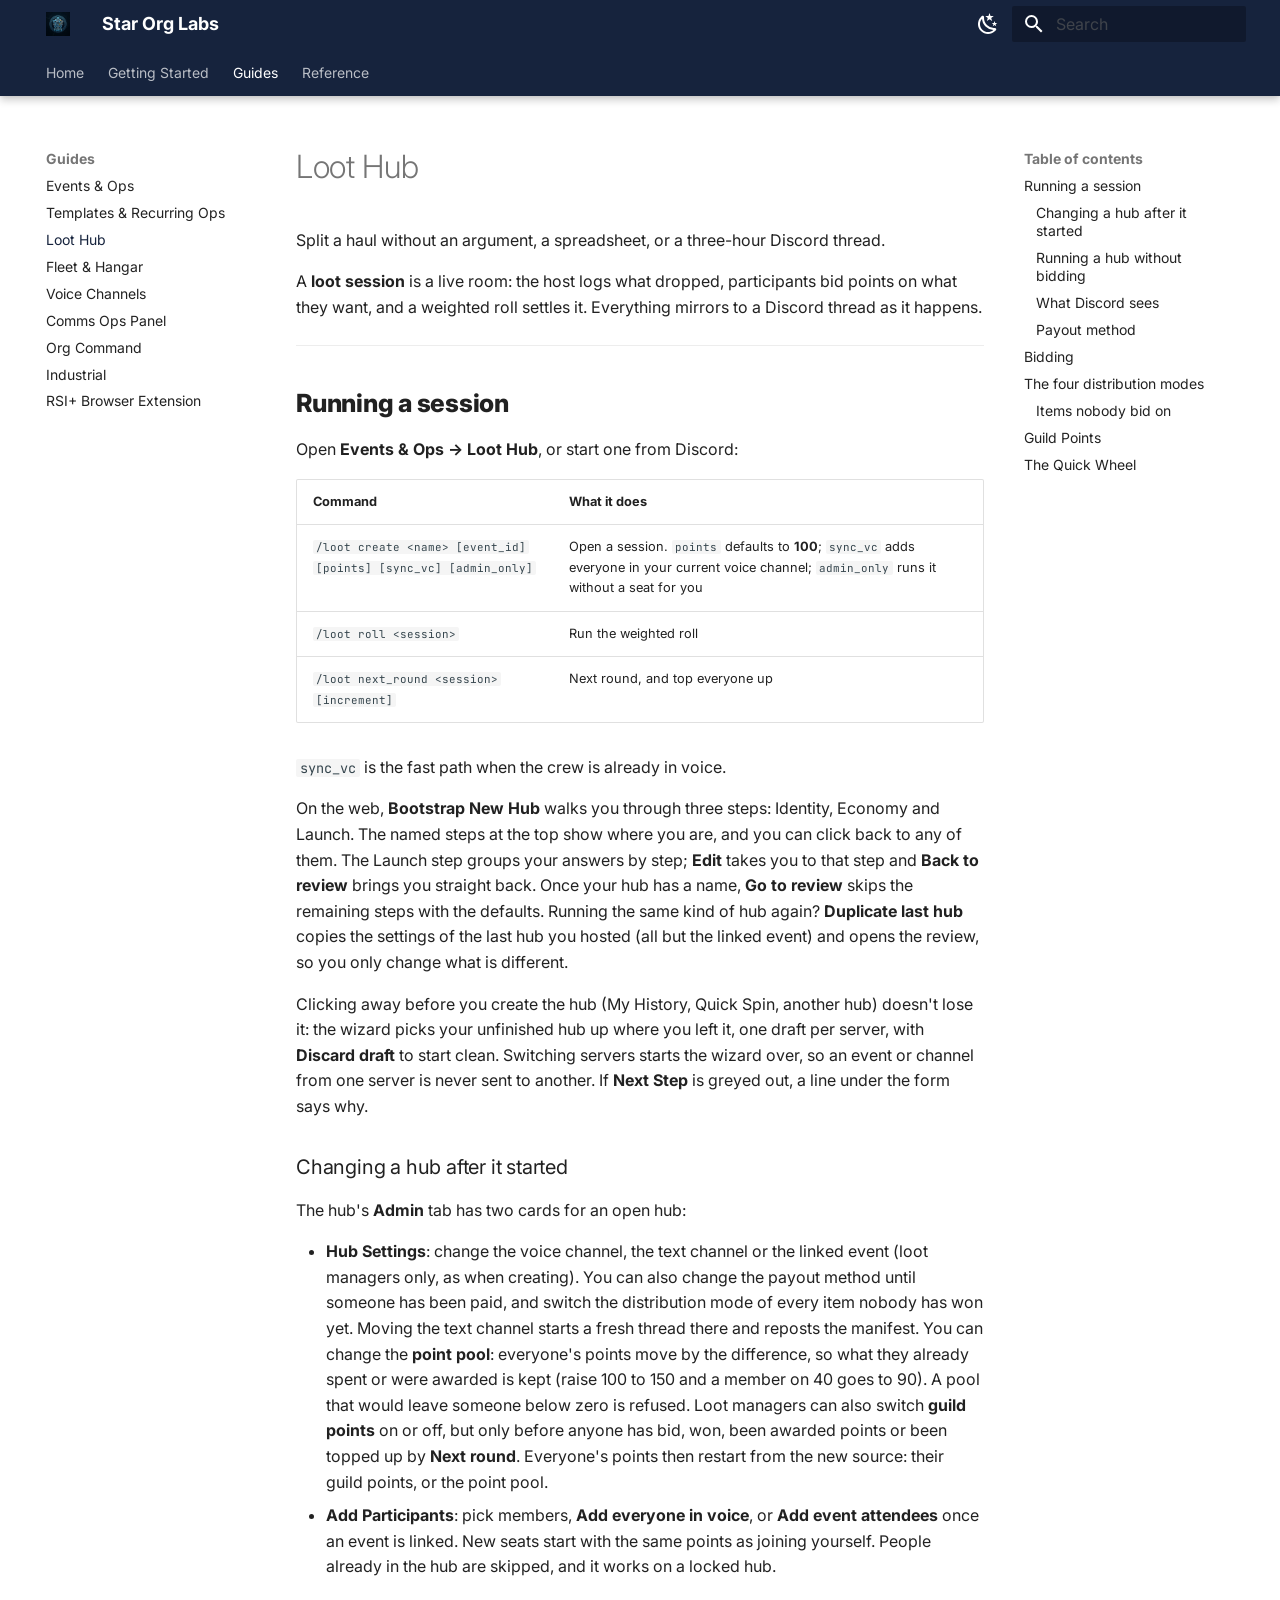
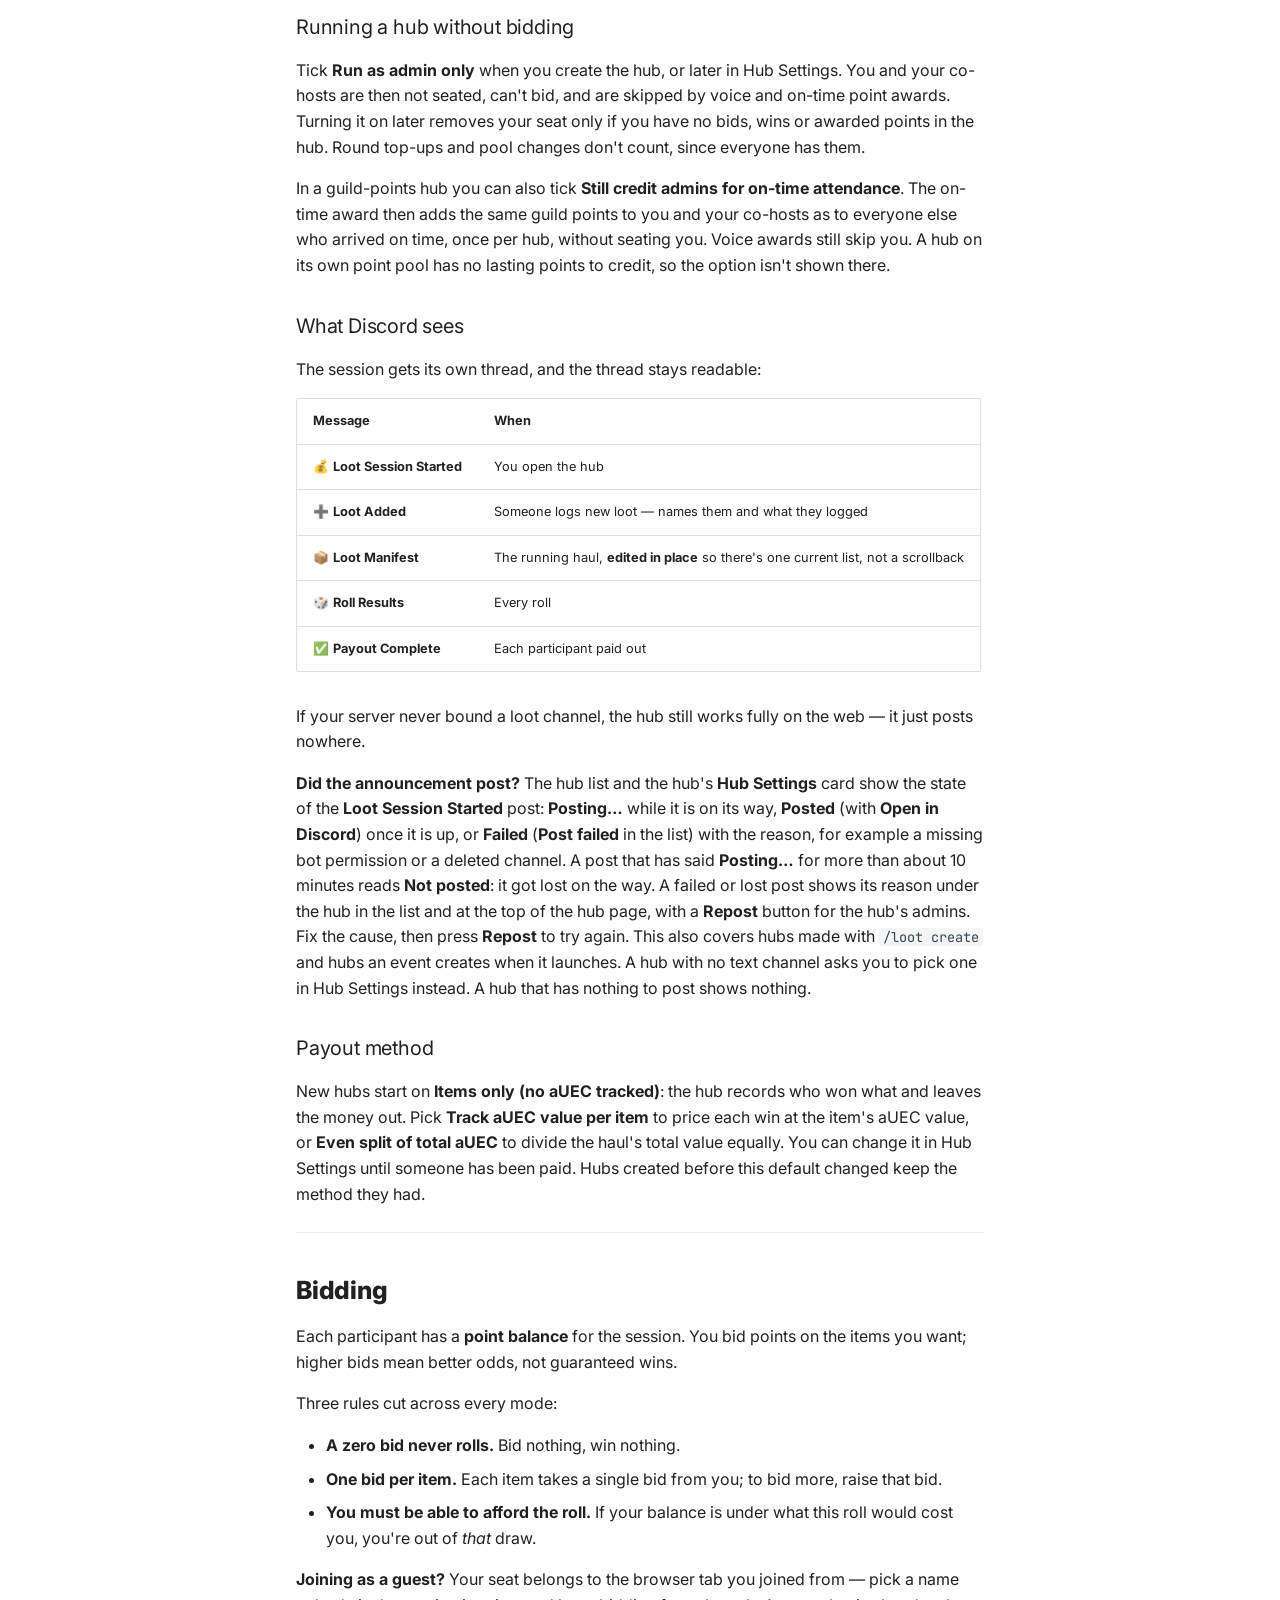
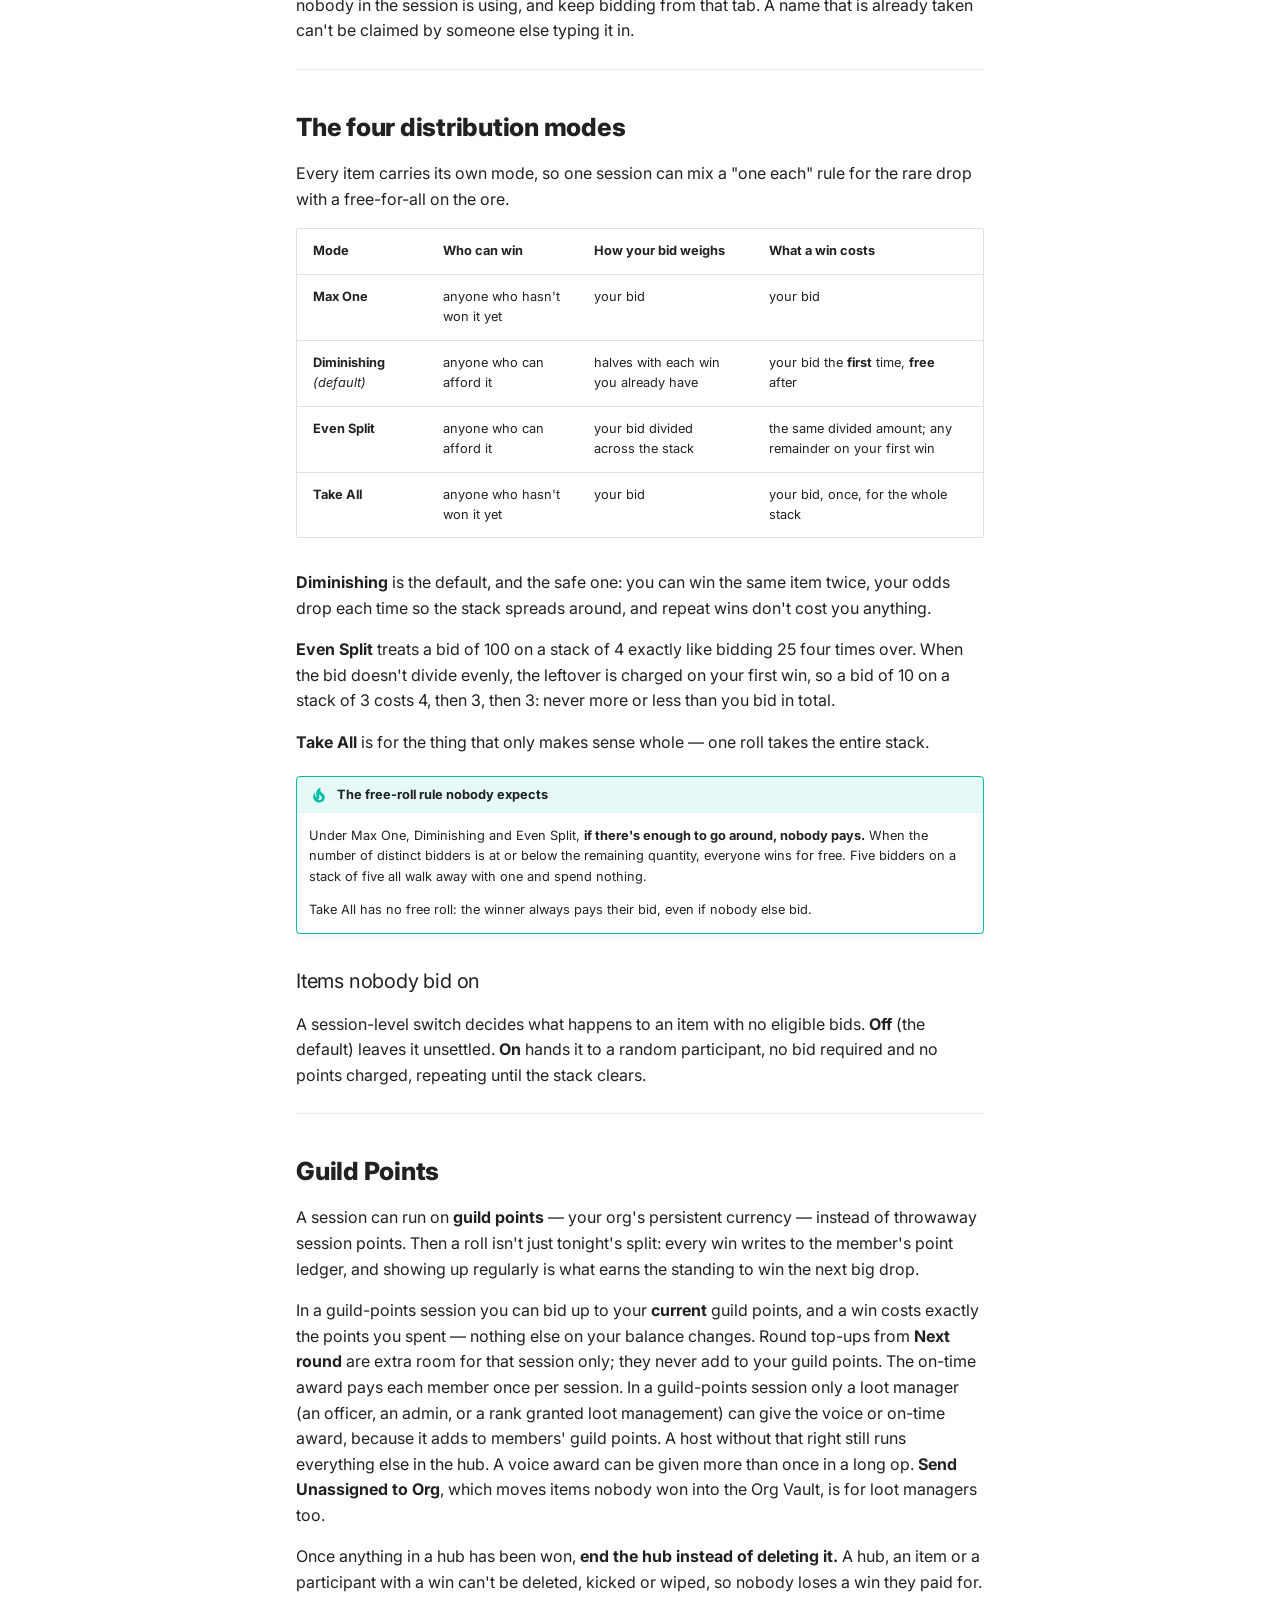
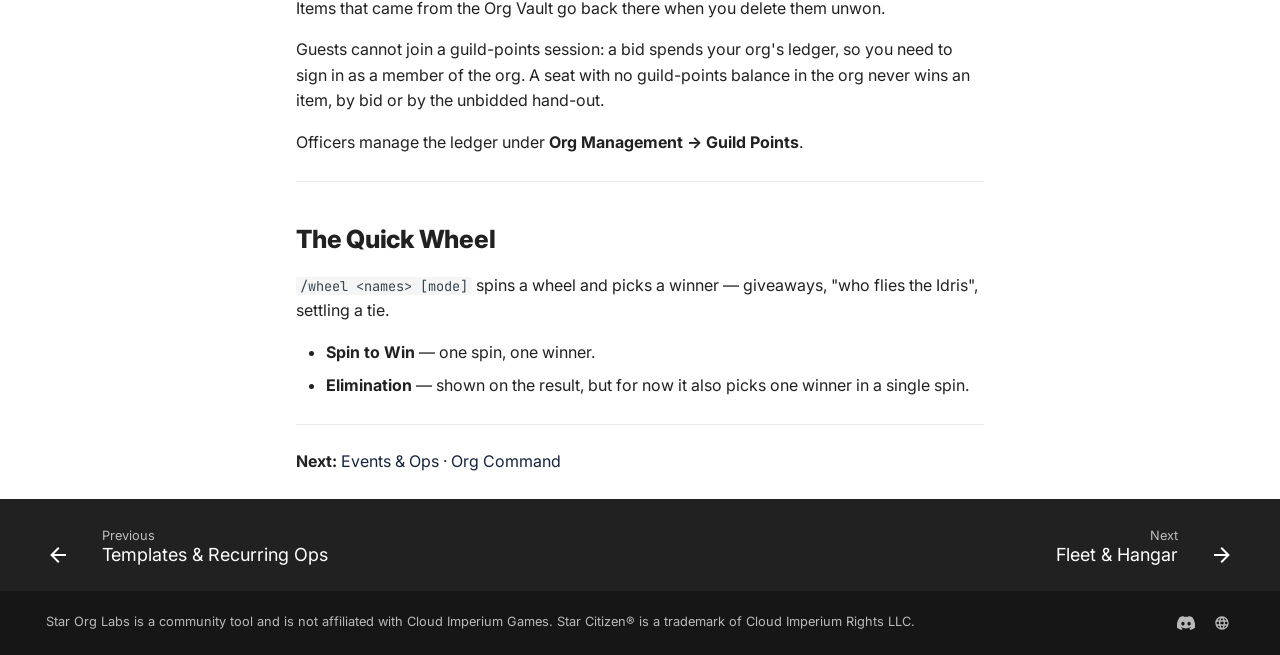
<file: guides/loot/index.html>
<!doctype html>
<html lang="en" class="no-js">
  <head>
    
      <meta charset="utf-8">
      <meta name="viewport" content="width=device-width,initial-scale=1">
      
        <meta name="description" content="Star Citizen org management — from Discord to a full web command center. Events, fleet, loot, mining, recruitment, and org ops in one place.">
      
      
        <meta name="author" content="Star Org Labs">
      
      
        <link rel="canonical" href="https://wiki.starorg.tools/guides/loot/">
      
      
        <link rel="prev" href="../templates-and-recurring/">
      
      
        <link rel="next" href="../fleet/">
      
      
        
      
      
      <link rel="icon" href="../../assets/logo.png">
      <meta name="generator" content="mkdocs-1.6.1, mkdocs-material-9.8.0">
    
    
      
        <title>Loot Hub - Star Org Labs</title>
      
    
    
      <link rel="stylesheet" href="../../assets/stylesheets/main.57a0d79d.min.css">
      
        
        <link rel="stylesheet" href="../../assets/stylesheets/palette.fb2fffe2.min.css">
      
      


    
    
      
    
    
      
        
        
        <link rel="preconnect" href="https://fonts.gstatic.com" crossorigin>
        <link rel="stylesheet" href="https://fonts.googleapis.com/css?family=Inter:300,300i,400,400i,700,700i%7CJetBrains+Mono:400,400i,700,700i&display=fallback">
        <style>:root{--md-text-font:"Inter";--md-code-font:"JetBrains Mono"}</style>
      
    
    
      <link rel="stylesheet" href="../../stylesheets/extra.css">
    
    <script>__md_scope=new URL("../..",location),__md_hash=e=>[...e].reduce(((e,_)=>(e<<5)-e+_.charCodeAt(0)),0),__md_get=(e,_=localStorage,t=__md_scope)=>JSON.parse(_.getItem(t.pathname+"."+e)),__md_set=(e,_,t=localStorage,a=__md_scope)=>{try{t.setItem(a.pathname+"."+e,JSON.stringify(_))}catch(e){}}</script>
    
      

    
    
  </head>
  
  
    
    
      
    
    
    
    
    <body dir="ltr" data-md-color-scheme="slate" data-md-color-primary="custom" data-md-color-accent="custom">
  
    
    <input class="md-toggle" data-md-toggle="drawer" type="checkbox" id="__drawer" autocomplete="off">
    <input class="md-toggle" data-md-toggle="search" type="checkbox" id="__search" autocomplete="off">
    <label class="md-overlay" for="__drawer"></label>
    <div data-md-component="skip">
      
        
        <a href="#loot-hub" class="md-skip">
          Skip to content
        </a>
      
    </div>
    <div data-md-component="announce">
      
    </div>
    
    
      

  

<header class="md-header md-header--shadow md-header--lifted" data-md-component="header">
  <nav class="md-header__inner md-grid" aria-label="Header">
    <a href="../.." title="Star Org Labs" class="md-header__button md-logo" aria-label="Star Org Labs" data-md-component="logo">
      
  <img src="../../assets/logo.png" alt="logo">

    </a>
    <label class="md-header__button md-icon" for="__drawer">
      
      <svg xmlns="http://www.w3.org/2000/svg" viewBox="0 0 24 24"><path d="M3 6h18v2H3zm0 5h18v2H3zm0 5h18v2H3z"/></svg>
    </label>
    <div class="md-header__title" data-md-component="header-title">
      <div class="md-header__ellipsis">
        <div class="md-header__topic">
          <span class="md-ellipsis">
            Star Org Labs
          </span>
        </div>
        <div class="md-header__topic" data-md-component="header-topic">
          <span class="md-ellipsis">
            
              Loot Hub
            
          </span>
        </div>
      </div>
    </div>
    
      
        <form class="md-header__option" data-md-component="palette">
  
    
    
    
    <input class="md-option" data-md-color-media="(prefers-color-scheme: dark)" data-md-color-scheme="slate" data-md-color-primary="custom" data-md-color-accent="custom"  aria-label="Switch to light mode"  type="radio" name="__palette" id="__palette_0">
    
      <label class="md-header__button md-icon" title="Switch to light mode" for="__palette_1" hidden>
        <svg xmlns="http://www.w3.org/2000/svg" viewBox="0 0 24 24"><path d="M12 7a5 5 0 0 1 5 5 5 5 0 0 1-5 5 5 5 0 0 1-5-5 5 5 0 0 1 5-5m0 2a3 3 0 0 0-3 3 3 3 0 0 0 3 3 3 3 0 0 0 3-3 3 3 0 0 0-3-3m0-7 2.39 3.42C13.65 5.15 12.84 5 12 5s-1.65.15-2.39.42zM3.34 7l4.16-.35A7.2 7.2 0 0 0 5.94 8.5c-.44.74-.69 1.5-.83 2.29zm.02 10 1.76-3.77a7.131 7.131 0 0 0 2.38 4.14zM20.65 7l-1.77 3.79a7.02 7.02 0 0 0-2.38-4.15zm-.01 10-4.14.36c.59-.51 1.12-1.14 1.54-1.86.42-.73.69-1.5.83-2.29zM12 22l-2.41-3.44c.74.27 1.55.44 2.41.44.82 0 1.63-.17 2.37-.44z"/></svg>
      </label>
    
  
    
    
    
    <input class="md-option" data-md-color-media="(prefers-color-scheme: light)" data-md-color-scheme="default" data-md-color-primary="custom" data-md-color-accent="custom"  aria-label="Switch to dark mode"  type="radio" name="__palette" id="__palette_1">
    
      <label class="md-header__button md-icon" title="Switch to dark mode" for="__palette_0" hidden>
        <svg xmlns="http://www.w3.org/2000/svg" viewBox="0 0 24 24"><path d="m17.75 4.09-2.53 1.94.91 3.06-2.63-1.81-2.63 1.81.91-3.06-2.53-1.94L12.44 4l1.06-3 1.06 3zm3.5 6.91-1.64 1.25.59 1.98-1.7-1.17-1.7 1.17.59-1.98L15.75 11l2.06-.05L18.5 9l.69 1.95zm-2.28 4.95c.83-.08 1.72 1.1 1.19 1.85-.32.45-.66.87-1.08 1.27C15.17 23 8.84 23 4.94 19.07c-3.91-3.9-3.91-10.24 0-14.14.4-.4.82-.76 1.27-1.08.75-.53 1.93.36 1.85 1.19-.27 2.86.69 5.83 2.89 8.02a9.96 9.96 0 0 0 8.02 2.89m-1.64 2.02a12.08 12.08 0 0 1-7.8-3.47c-2.17-2.19-3.33-5-3.49-7.82-2.81 3.14-2.7 7.96.31 10.98 3.02 3.01 7.84 3.12 10.98.31"/></svg>
      </label>
    
  
</form>
      
    
    
      <script>var palette=__md_get("__palette");if(palette&&palette.color){if("(prefers-color-scheme)"===palette.color.media){var media=matchMedia("(prefers-color-scheme: light)"),input=document.querySelector(media.matches?"[data-md-color-media='(prefers-color-scheme: light)']":"[data-md-color-media='(prefers-color-scheme: dark)']");palette.color.media=input.getAttribute("data-md-color-media"),palette.color.scheme=input.getAttribute("data-md-color-scheme"),palette.color.primary=input.getAttribute("data-md-color-primary"),palette.color.accent=input.getAttribute("data-md-color-accent")}for(var[key,value]of Object.entries(palette.color))document.body.setAttribute("data-md-color-"+key,value)}</script>
    
    
    
      
      
        <label class="md-header__button md-icon" for="__search">
          
          <svg xmlns="http://www.w3.org/2000/svg" viewBox="0 0 24 24"><path d="M9.5 3A6.5 6.5 0 0 1 16 9.5c0 1.61-.59 3.09-1.56 4.23l.27.27h.79l5 5-1.5 1.5-5-5v-.79l-.27-.27A6.52 6.52 0 0 1 9.5 16 6.5 6.5 0 0 1 3 9.5 6.5 6.5 0 0 1 9.5 3m0 2C7 5 5 7 5 9.5S7 14 9.5 14 14 12 14 9.5 12 5 9.5 5"/></svg>
        </label>
        <div class="md-search" data-md-component="search" role="dialog">
  <label class="md-search__overlay" for="__search"></label>
  <div class="md-search__inner" role="search">
    <form class="md-search__form" name="search">
      <input type="text" class="md-search__input" name="query" aria-label="Search" placeholder="Search" autocapitalize="off" autocorrect="off" autocomplete="off" spellcheck="false" data-md-component="search-query" required>
      <label class="md-search__icon md-icon" for="__search">
        
        <svg xmlns="http://www.w3.org/2000/svg" viewBox="0 0 24 24"><path d="M9.5 3A6.5 6.5 0 0 1 16 9.5c0 1.61-.59 3.09-1.56 4.23l.27.27h.79l5 5-1.5 1.5-5-5v-.79l-.27-.27A6.52 6.52 0 0 1 9.5 16 6.5 6.5 0 0 1 3 9.5 6.5 6.5 0 0 1 9.5 3m0 2C7 5 5 7 5 9.5S7 14 9.5 14 14 12 14 9.5 12 5 9.5 5"/></svg>
        
        <svg xmlns="http://www.w3.org/2000/svg" viewBox="0 0 24 24"><path d="M20 11v2H8l5.5 5.5-1.42 1.42L4.16 12l7.92-7.92L13.5 5.5 8 11z"/></svg>
      </label>
      <nav class="md-search__options" aria-label="Search">
        
          <a href="javascript:void(0)" class="md-search__icon md-icon" title="Share" aria-label="Share" data-clipboard data-clipboard-text="" data-md-component="search-share" tabindex="-1">
            
            <svg xmlns="http://www.w3.org/2000/svg" viewBox="0 0 24 24"><path d="M18 16.08c-.76 0-1.44.3-1.96.77L8.91 12.7c.05-.23.09-.46.09-.7s-.04-.47-.09-.7l7.05-4.11c.54.5 1.25.81 2.04.81a3 3 0 0 0 3-3 3 3 0 0 0-3-3 3 3 0 0 0-3 3c0 .24.04.47.09.7L8.04 9.81C7.5 9.31 6.79 9 6 9a3 3 0 0 0-3 3 3 3 0 0 0 3 3c.79 0 1.5-.31 2.04-.81l7.12 4.15c-.05.21-.08.43-.08.66 0 1.61 1.31 2.91 2.92 2.91s2.92-1.3 2.92-2.91A2.92 2.92 0 0 0 18 16.08"/></svg>
          </a>
        
        <button type="reset" class="md-search__icon md-icon" title="Clear" aria-label="Clear" tabindex="-1">
          
          <svg xmlns="http://www.w3.org/2000/svg" viewBox="0 0 24 24"><path d="M19 6.41 17.59 5 12 10.59 6.41 5 5 6.41 10.59 12 5 17.59 6.41 19 12 13.41 17.59 19 19 17.59 13.41 12z"/></svg>
        </button>
      </nav>
      
        <div class="md-search__suggest" data-md-component="search-suggest"></div>
      
    </form>
    <div class="md-search__output">
      <div class="md-search__scrollwrap" tabindex="0" data-md-scrollfix>
        <div class="md-search-result" data-md-component="search-result">
          <div class="md-search-result__meta">
            Initializing search
          </div>
          <ol class="md-search-result__list" role="presentation"></ol>
        </div>
      </div>
    </div>
  </div>
</div>
      
    
    
  </nav>
  
    
      
<nav class="md-tabs" aria-label="Tabs" data-md-component="tabs">
  <div class="md-grid">
    <ul class="md-tabs__list">
      
        
  
  
  
  
    <li class="md-tabs__item">
      <a href="../.." class="md-tabs__link">
        
  
  
    
  
  Home

      </a>
    </li>
  

      
        
  
  
  
  
    <li class="md-tabs__item">
      <a href="../../getting-started/" class="md-tabs__link">
        
  
  
    
  
  Getting Started

      </a>
    </li>
  

      
        
  
  
  
    
  
  
    
    
      <li class="md-tabs__item md-tabs__item--active">
        <a href="../events/" class="md-tabs__link">
          
  
  
  Guides

        </a>
      </li>
    
  

      
        
  
  
  
  
    
    
      <li class="md-tabs__item">
        <a href="../../permissions/" class="md-tabs__link">
          
  
  
  Reference

        </a>
      </li>
    
  

      
    </ul>
  </div>
</nav>
    
  
</header>
    
    <div class="md-container" data-md-component="container">
      
      
        
      
      <main class="md-main" data-md-component="main">
        <div class="md-main__inner md-grid">
          
            
              
              <div class="md-sidebar md-sidebar--primary" data-md-component="sidebar" data-md-type="navigation" >
                <div class="md-sidebar__scrollwrap">
                  <div class="md-sidebar__inner">
                    


  


<nav class="md-nav md-nav--primary md-nav--lifted" aria-label="Navigation" data-md-level="0">
  <label class="md-nav__title" for="__drawer">
    <a href="../.." title="Star Org Labs" class="md-nav__button md-logo" aria-label="Star Org Labs" data-md-component="logo">
      
  <img src="../../assets/logo.png" alt="logo">

    </a>
    Star Org Labs
  </label>
  
  <ul class="md-nav__list" data-md-scrollfix>
    
      
      
  
  
  
  
    <li class="md-nav__item">
      <a href="../.." class="md-nav__link">
        
  
  
  <span class="md-ellipsis">
    
  
    Home
  

    
  </span>
  
  

      </a>
    </li>
  

    
      
      
  
  
  
  
    <li class="md-nav__item">
      <a href="../../getting-started/" class="md-nav__link">
        
  
  
  <span class="md-ellipsis">
    
  
    Getting Started
  

    
  </span>
  
  

      </a>
    </li>
  

    
      
      
  
  
    
  
  
  
    
    
    
    
      
        
        
      
      
        
      
    
    
    <li class="md-nav__item md-nav__item--active md-nav__item--section md-nav__item--nested">
      
        
        
        <input class="md-nav__toggle md-toggle " type="checkbox" id="__nav_3" checked>
        
          
          <label class="md-nav__link" for="__nav_3" id="__nav_3_label" tabindex="">
            
  
  
  <span class="md-ellipsis">
    
  
    Guides
  

    
  </span>
  
  

            <span class="md-nav__icon md-icon"></span>
          </label>
        
        <nav class="md-nav" data-md-level="1" aria-labelledby="__nav_3_label" aria-expanded="true">
          <label class="md-nav__title" for="__nav_3">
            <span class="md-nav__icon md-icon"></span>
            
  
    Guides
  

          </label>
          <ul class="md-nav__list" data-md-scrollfix>
            
              
                
  
  
  
  
    <li class="md-nav__item">
      <a href="../events/" class="md-nav__link">
        
  
  
  <span class="md-ellipsis">
    
  
    Events & Ops
  

    
  </span>
  
  

      </a>
    </li>
  

              
            
              
                
  
  
  
  
    <li class="md-nav__item">
      <a href="../templates-and-recurring/" class="md-nav__link">
        
  
  
  <span class="md-ellipsis">
    
  
    Templates & Recurring Ops
  

    
  </span>
  
  

      </a>
    </li>
  

              
            
              
                
  
  
    
  
  
  
    <li class="md-nav__item md-nav__item--active">
      
      <input class="md-nav__toggle md-toggle" type="checkbox" id="__toc">
      
      
        
      
      
        <label class="md-nav__link md-nav__link--active" for="__toc">
          
  
  
  <span class="md-ellipsis">
    
  
    Loot Hub
  

    
  </span>
  
  

          <span class="md-nav__icon md-icon"></span>
        </label>
      
      <a href="./" class="md-nav__link md-nav__link--active">
        
  
  
  <span class="md-ellipsis">
    
  
    Loot Hub
  

    
  </span>
  
  

      </a>
      
        

<nav class="md-nav md-nav--secondary" aria-label="Table of contents">
  
  
  
    
  
  
    <label class="md-nav__title" for="__toc">
      <span class="md-nav__icon md-icon"></span>
      Table of contents
    </label>
    <ul class="md-nav__list" data-md-component="toc" data-md-scrollfix>
      
        <li class="md-nav__item">
  <a href="#running-a-session" class="md-nav__link">
    <span class="md-ellipsis">
      
        Running a session
      
    </span>
  </a>
  
    <nav class="md-nav" aria-label="Running a session">
      <ul class="md-nav__list">
        
          <li class="md-nav__item">
  <a href="#changing-a-hub-after-it-started" class="md-nav__link">
    <span class="md-ellipsis">
      
        Changing a hub after it started
      
    </span>
  </a>
  
</li>
        
          <li class="md-nav__item">
  <a href="#running-a-hub-without-bidding" class="md-nav__link">
    <span class="md-ellipsis">
      
        Running a hub without bidding
      
    </span>
  </a>
  
</li>
        
          <li class="md-nav__item">
  <a href="#what-discord-sees" class="md-nav__link">
    <span class="md-ellipsis">
      
        What Discord sees
      
    </span>
  </a>
  
</li>
        
          <li class="md-nav__item">
  <a href="#payout-method" class="md-nav__link">
    <span class="md-ellipsis">
      
        Payout method
      
    </span>
  </a>
  
</li>
        
      </ul>
    </nav>
  
</li>
      
        <li class="md-nav__item">
  <a href="#bidding" class="md-nav__link">
    <span class="md-ellipsis">
      
        Bidding
      
    </span>
  </a>
  
</li>
      
        <li class="md-nav__item">
  <a href="#the-four-distribution-modes" class="md-nav__link">
    <span class="md-ellipsis">
      
        The four distribution modes
      
    </span>
  </a>
  
    <nav class="md-nav" aria-label="The four distribution modes">
      <ul class="md-nav__list">
        
          <li class="md-nav__item">
  <a href="#items-nobody-bid-on" class="md-nav__link">
    <span class="md-ellipsis">
      
        Items nobody bid on
      
    </span>
  </a>
  
</li>
        
      </ul>
    </nav>
  
</li>
      
        <li class="md-nav__item">
  <a href="#guild-points" class="md-nav__link">
    <span class="md-ellipsis">
      
        Guild Points
      
    </span>
  </a>
  
</li>
      
        <li class="md-nav__item">
  <a href="#the-quick-wheel" class="md-nav__link">
    <span class="md-ellipsis">
      
        The Quick Wheel
      
    </span>
  </a>
  
</li>
      
    </ul>
  
</nav>
      
    </li>
  

              
            
              
                
  
  
  
  
    <li class="md-nav__item">
      <a href="../fleet/" class="md-nav__link">
        
  
  
  <span class="md-ellipsis">
    
  
    Fleet & Hangar
  

    
  </span>
  
  

      </a>
    </li>
  

              
            
              
                
  
  
  
  
    <li class="md-nav__item">
      <a href="../voice/" class="md-nav__link">
        
  
  
  <span class="md-ellipsis">
    
  
    Voice Channels
  

    
  </span>
  
  

      </a>
    </li>
  

              
            
              
                
  
  
  
  
    <li class="md-nav__item">
      <a href="../comms-ops/" class="md-nav__link">
        
  
  
  <span class="md-ellipsis">
    
  
    Comms Ops Panel
  

    
  </span>
  
  

      </a>
    </li>
  

              
            
              
                
  
  
  
  
    <li class="md-nav__item">
      <a href="../org-command/" class="md-nav__link">
        
  
  
  <span class="md-ellipsis">
    
  
    Org Command
  

    
  </span>
  
  

      </a>
    </li>
  

              
            
              
                
  
  
  
  
    <li class="md-nav__item">
      <a href="../industrial/" class="md-nav__link">
        
  
  
  <span class="md-ellipsis">
    
  
    Industrial
  

    
  </span>
  
  

      </a>
    </li>
  

              
            
              
                
  
  
  
  
    <li class="md-nav__item">
      <a href="../rsi-plus/" class="md-nav__link">
        
  
  
  <span class="md-ellipsis">
    
  
    RSI+ Browser Extension
  

    
  </span>
  
  

      </a>
    </li>
  

              
            
          </ul>
        </nav>
      
    </li>
  

    
      
      
  
  
  
  
    
    
    
    
      
      
        
      
    
    
    <li class="md-nav__item md-nav__item--nested">
      
        
        
        <input class="md-nav__toggle md-toggle " type="checkbox" id="__nav_4" >
        
          
          <label class="md-nav__link" for="__nav_4" id="__nav_4_label" tabindex="0">
            
  
  
  <span class="md-ellipsis">
    
  
    Reference
  

    
  </span>
  
  

            <span class="md-nav__icon md-icon"></span>
          </label>
        
        <nav class="md-nav" data-md-level="1" aria-labelledby="__nav_4_label" aria-expanded="false">
          <label class="md-nav__title" for="__nav_4">
            <span class="md-nav__icon md-icon"></span>
            
  
    Reference
  

          </label>
          <ul class="md-nav__list" data-md-scrollfix>
            
              
                
  
  
  
  
    <li class="md-nav__item">
      <a href="../../permissions/" class="md-nav__link">
        
  
  
  <span class="md-ellipsis">
    
  
    Roles & Permissions
  

    
  </span>
  
  

      </a>
    </li>
  

              
            
              
                
  
  
  
  
    <li class="md-nav__item">
      <a href="../../commands/" class="md-nav__link">
        
  
  
  <span class="md-ellipsis">
    
  
    Discord Commands
  

    
  </span>
  
  

      </a>
    </li>
  

              
            
              
                
  
  
  
  
    <li class="md-nav__item">
      <a href="../../faq/" class="md-nav__link">
        
  
  
  <span class="md-ellipsis">
    
  
    FAQ
  

    
  </span>
  
  

      </a>
    </li>
  

              
            
          </ul>
        </nav>
      
    </li>
  

    
  </ul>
</nav>
                  </div>
                </div>
              </div>
            
            
              
              <div class="md-sidebar md-sidebar--secondary" data-md-component="sidebar" data-md-type="toc" >
                <div class="md-sidebar__scrollwrap">
                  <div class="md-sidebar__inner">
                    

<nav class="md-nav md-nav--secondary" aria-label="Table of contents">
  
  
  
    
  
  
    <label class="md-nav__title" for="__toc">
      <span class="md-nav__icon md-icon"></span>
      Table of contents
    </label>
    <ul class="md-nav__list" data-md-component="toc" data-md-scrollfix>
      
        <li class="md-nav__item">
  <a href="#running-a-session" class="md-nav__link">
    <span class="md-ellipsis">
      
        Running a session
      
    </span>
  </a>
  
    <nav class="md-nav" aria-label="Running a session">
      <ul class="md-nav__list">
        
          <li class="md-nav__item">
  <a href="#changing-a-hub-after-it-started" class="md-nav__link">
    <span class="md-ellipsis">
      
        Changing a hub after it started
      
    </span>
  </a>
  
</li>
        
          <li class="md-nav__item">
  <a href="#running-a-hub-without-bidding" class="md-nav__link">
    <span class="md-ellipsis">
      
        Running a hub without bidding
      
    </span>
  </a>
  
</li>
        
          <li class="md-nav__item">
  <a href="#what-discord-sees" class="md-nav__link">
    <span class="md-ellipsis">
      
        What Discord sees
      
    </span>
  </a>
  
</li>
        
          <li class="md-nav__item">
  <a href="#payout-method" class="md-nav__link">
    <span class="md-ellipsis">
      
        Payout method
      
    </span>
  </a>
  
</li>
        
      </ul>
    </nav>
  
</li>
      
        <li class="md-nav__item">
  <a href="#bidding" class="md-nav__link">
    <span class="md-ellipsis">
      
        Bidding
      
    </span>
  </a>
  
</li>
      
        <li class="md-nav__item">
  <a href="#the-four-distribution-modes" class="md-nav__link">
    <span class="md-ellipsis">
      
        The four distribution modes
      
    </span>
  </a>
  
    <nav class="md-nav" aria-label="The four distribution modes">
      <ul class="md-nav__list">
        
          <li class="md-nav__item">
  <a href="#items-nobody-bid-on" class="md-nav__link">
    <span class="md-ellipsis">
      
        Items nobody bid on
      
    </span>
  </a>
  
</li>
        
      </ul>
    </nav>
  
</li>
      
        <li class="md-nav__item">
  <a href="#guild-points" class="md-nav__link">
    <span class="md-ellipsis">
      
        Guild Points
      
    </span>
  </a>
  
</li>
      
        <li class="md-nav__item">
  <a href="#the-quick-wheel" class="md-nav__link">
    <span class="md-ellipsis">
      
        The Quick Wheel
      
    </span>
  </a>
  
</li>
      
    </ul>
  
</nav>
                  </div>
                </div>
              </div>
            
          
          
            <div class="md-content" data-md-component="content">
              
              <article class="md-content__inner md-typeset">
                
                  



<h1 id="loot-hub">Loot Hub<a class="headerlink" href="#loot-hub" title="Permanent link">&para;</a></h1>
<p>Split a haul without an argument, a spreadsheet, or a three-hour Discord thread.</p>
<p>A <strong>loot session</strong> is a live room: the host logs what dropped, participants bid points on
what they want, and a weighted roll settles it. Everything mirrors to a Discord thread as it
happens.</p>
<hr />
<h2 id="running-a-session">Running a session<a class="headerlink" href="#running-a-session" title="Permanent link">&para;</a></h2>
<p>Open <strong>Events &amp; Ops → Loot Hub</strong>, or start one from Discord:</p>
<table>
<thead>
<tr>
<th>Command</th>
<th>What it does</th>
</tr>
</thead>
<tbody>
<tr>
<td><code>/loot create &lt;name&gt; [event_id] [points] [sync_vc] [admin_only]</code></td>
<td>Open a session. <code>points</code> defaults to <strong>100</strong>; <code>sync_vc</code> adds everyone in your current voice channel; <code>admin_only</code> runs it without a seat for you</td>
</tr>
<tr>
<td><code>/loot roll &lt;session&gt;</code></td>
<td>Run the weighted roll</td>
</tr>
<tr>
<td><code>/loot next_round &lt;session&gt; [increment]</code></td>
<td>Next round, and top everyone up</td>
</tr>
</tbody>
</table>
<p><code>sync_vc</code> is the fast path when the crew is already in voice.</p>
<p>On the web, <strong>Bootstrap New Hub</strong> walks you through three steps: Identity, Economy and
Launch. The named steps at the top show where you are, and you can click back to any of
them. The Launch step groups your answers by step; <strong>Edit</strong> takes you to that step and
<strong>Back to review</strong> brings you straight back. Once your hub has a name, <strong>Go to review</strong>
skips the remaining steps with the defaults. Running the same kind of hub again? <strong>Duplicate
last hub</strong> copies the settings of the last hub you hosted (all but the linked event) and
opens the review, so you only change what is different.</p>
<p>Clicking away before you create the hub (My History, Quick Spin, another hub) doesn't lose
it: the wizard picks your unfinished hub up where you left it, one draft per server, with
<strong>Discard draft</strong> to start clean. Switching servers starts the wizard over, so an event or
channel from one server is never sent to another. If <strong>Next Step</strong> is greyed out, a line under the
form says why.</p>
<h3 id="changing-a-hub-after-it-started">Changing a hub after it started<a class="headerlink" href="#changing-a-hub-after-it-started" title="Permanent link">&para;</a></h3>
<p>The hub's <strong>Admin</strong> tab has two cards for an open hub:</p>
<ul>
<li><strong>Hub Settings</strong>: change the voice channel, the text channel or the linked event (loot
  managers only, as when creating). You can also change the payout method until someone
  has been paid, and switch the distribution mode of every item nobody has won yet.
  Moving the text channel starts a fresh thread there and reposts the manifest.
  You can change the <strong>point pool</strong>: everyone's points move by the difference, so what
  they already spent or were awarded is kept (raise 100 to 150 and a member on 40 goes to
  90). A pool that would leave someone below zero is refused. Loot managers can also
  switch <strong>guild points</strong> on or off, but only before anyone has bid, won, been awarded
  points or been topped up by <strong>Next round</strong>. Everyone's points then restart from the new
  source: their guild points, or the point pool.</li>
<li><strong>Add Participants</strong>: pick members, <strong>Add everyone in voice</strong>, or <strong>Add event
  attendees</strong> once an event is linked. New seats start with the same points as joining
  yourself. People already in the hub are skipped, and it works on a locked hub.</li>
</ul>
<h3 id="running-a-hub-without-bidding">Running a hub without bidding<a class="headerlink" href="#running-a-hub-without-bidding" title="Permanent link">&para;</a></h3>
<p>Tick <strong>Run as admin only</strong> when you create the hub, or later in Hub Settings. You and your
co-hosts are then not seated, can't bid, and are skipped by voice and on-time point
awards. Turning it on later removes your seat only if you have no bids, wins or awarded
points in the hub. Round top-ups and pool changes don't count, since everyone has them.</p>
<p>In a guild-points hub you can also tick <strong>Still credit admins for on-time attendance</strong>.
The on-time award then adds the same guild points to you and your co-hosts as to everyone
else who arrived on time, once per hub, without seating you. Voice awards still skip you.
A hub on its own point pool has no lasting points to credit, so the option isn't shown
there.</p>
<h3 id="what-discord-sees">What Discord sees<a class="headerlink" href="#what-discord-sees" title="Permanent link">&para;</a></h3>
<p>The session gets its own thread, and the thread stays readable:</p>
<table>
<thead>
<tr>
<th>Message</th>
<th>When</th>
</tr>
</thead>
<tbody>
<tr>
<td>💰 <strong>Loot Session Started</strong></td>
<td>You open the hub</td>
</tr>
<tr>
<td>➕ <strong>Loot Added</strong></td>
<td>Someone logs new loot — names them and what they logged</td>
</tr>
<tr>
<td>📦 <strong>Loot Manifest</strong></td>
<td>The running haul, <strong>edited in place</strong> so there's one current list, not a scrollback</td>
</tr>
<tr>
<td>🎲 <strong>Roll Results</strong></td>
<td>Every roll</td>
</tr>
<tr>
<td>✅ <strong>Payout Complete</strong></td>
<td>Each participant paid out</td>
</tr>
</tbody>
</table>
<p>If your server never bound a loot channel, the hub still works fully on the web — it just
posts nowhere.</p>
<p><strong>Did the announcement post?</strong> The hub list and the hub's <strong>Hub Settings</strong> card show the
state of the <strong>Loot Session Started</strong> post: <strong>Posting…</strong> while it is on its way, <strong>Posted</strong>
(with <strong>Open in Discord</strong>) once it is up, or <strong>Failed</strong> (<strong>Post failed</strong> in the list) with the
reason, for example a missing bot permission or a deleted channel. A post that has said
<strong>Posting…</strong> for more than about 10 minutes reads <strong>Not posted</strong>: it got lost on the way.
A failed or lost post shows its reason under the hub in the list and at the top of the hub
page, with a <strong>Repost</strong> button for the hub's admins. Fix the cause, then press <strong>Repost</strong> to
try again. This also covers hubs made with <code>/loot create</code> and hubs an event creates when it
launches. A hub with no text channel asks you to pick one in Hub Settings instead. A hub that
has nothing to post shows nothing.</p>
<h3 id="payout-method">Payout method<a class="headerlink" href="#payout-method" title="Permanent link">&para;</a></h3>
<p>New hubs start on <strong>Items only (no aUEC tracked)</strong>: the hub records who won what and
leaves the money out. Pick <strong>Track aUEC value per item</strong> to price each win at the item's
aUEC value, or <strong>Even split of total aUEC</strong> to divide the haul's total value equally. You
can change it in Hub Settings until someone has been paid. Hubs created before this
default changed keep the method they had.</p>
<hr />
<h2 id="bidding">Bidding<a class="headerlink" href="#bidding" title="Permanent link">&para;</a></h2>
<p>Each participant has a <strong>point balance</strong> for the session. You bid points on the items you
want; higher bids mean better odds, not guaranteed wins.</p>
<p>Three rules cut across every mode:</p>
<ul>
<li><strong>A zero bid never rolls.</strong> Bid nothing, win nothing.</li>
<li><strong>One bid per item.</strong> Each item takes a single bid from you; to bid more, raise that bid.</li>
<li><strong>You must be able to afford the roll.</strong> If your balance is under what this roll would
  cost you, you're out of <em>that</em> draw.</li>
</ul>
<p><strong>Joining as a guest?</strong> Your seat belongs to the browser tab you joined from — pick a name
nobody in the session is using, and keep bidding from that tab. A name that is already taken
can't be claimed by someone else typing it in.</p>
<hr />
<h2 id="the-four-distribution-modes">The four distribution modes<a class="headerlink" href="#the-four-distribution-modes" title="Permanent link">&para;</a></h2>
<p>Every item carries its own mode, so one session can mix a "one each" rule for the rare drop
with a free-for-all on the ore.</p>
<table>
<thead>
<tr>
<th>Mode</th>
<th>Who can win</th>
<th>How your bid weighs</th>
<th>What a win costs</th>
</tr>
</thead>
<tbody>
<tr>
<td><strong>Max One</strong></td>
<td>anyone who hasn't won it yet</td>
<td>your bid</td>
<td>your bid</td>
</tr>
<tr>
<td><strong>Diminishing</strong> <em>(default)</em></td>
<td>anyone who can afford it</td>
<td>halves with each win you already have</td>
<td>your bid the <strong>first</strong> time, <strong>free</strong> after</td>
</tr>
<tr>
<td><strong>Even Split</strong></td>
<td>anyone who can afford it</td>
<td>your bid divided across the stack</td>
<td>the same divided amount; any remainder on your first win</td>
</tr>
<tr>
<td><strong>Take All</strong></td>
<td>anyone who hasn't won it yet</td>
<td>your bid</td>
<td>your bid, once, for the whole stack</td>
</tr>
</tbody>
</table>
<p><strong>Diminishing</strong> is the default, and the safe one: you can win the same item twice, your odds
drop each time so the stack spreads around, and repeat wins don't cost you anything.</p>
<p><strong>Even Split</strong> treats a bid of 100 on a stack of 4 exactly like bidding 25 four times over.
When the bid doesn't divide evenly, the leftover is charged on your first win, so a bid of 10
on a stack of 3 costs 4, then 3, then 3: never more or less than you bid in total.</p>
<p><strong>Take All</strong> is for the thing that only makes sense whole — one roll takes the entire stack.</p>
<div class="admonition tip">
<p class="admonition-title">The free-roll rule nobody expects</p>
<p>Under Max One, Diminishing and Even Split, <strong>if there's enough to go around, nobody
pays.</strong> When the number of distinct bidders is at or below the remaining quantity,
everyone wins for free. Five bidders on a stack of five all walk away with one and
spend nothing.</p>
<p>Take All has no free roll: the winner always pays their bid, even if nobody else bid.</p>
</div>
<h3 id="items-nobody-bid-on">Items nobody bid on<a class="headerlink" href="#items-nobody-bid-on" title="Permanent link">&para;</a></h3>
<p>A session-level switch decides what happens to an item with no eligible bids. <strong>Off</strong>
(the default) leaves it unsettled. <strong>On</strong> hands it to a random participant, no bid required
and no points charged, repeating until the stack clears.</p>
<hr />
<h2 id="guild-points">Guild Points<a class="headerlink" href="#guild-points" title="Permanent link">&para;</a></h2>
<p>A session can run on <strong>guild points</strong> — your org's persistent currency — instead of
throwaway session points. Then a roll isn't just tonight's split: every win writes to the
member's point ledger, and showing up regularly is what earns the standing to win the next
big drop.</p>
<p>In a guild-points session you can bid up to your <strong>current</strong> guild points, and a win costs
exactly the points you spent — nothing else on your balance changes. Round top-ups from
<strong>Next round</strong> are extra room for that session only; they never add to your guild points.
The on-time award pays each member once per session. In a guild-points session only a loot
manager (an officer, an admin, or a rank granted loot management) can give the voice or
on-time award, because it adds to members' guild points. A host without that right still
runs everything else in the hub. A voice award can be given more than once in a long op.
<strong>Send Unassigned to Org</strong>, which moves items nobody won into the Org Vault, is for loot
managers too.</p>
<p>Once anything in a hub has been won, <strong>end the hub instead of deleting it.</strong> A hub, an item
or a participant with a win can't be deleted, kicked or wiped, so nobody loses a win they
paid for. Items that came from the Org Vault go back there when you delete them
unwon.</p>
<p>Guests cannot join a guild-points session: a bid spends your org's ledger, so you need to sign
in as a member of the org. A seat with no guild-points balance in the org never wins an item,
by bid or by the unbidded hand-out.</p>
<p>Officers manage the ledger under <strong>Org Management → Guild Points</strong>.</p>
<hr />
<h2 id="the-quick-wheel">The Quick Wheel<a class="headerlink" href="#the-quick-wheel" title="Permanent link">&para;</a></h2>
<p><code>/wheel &lt;names&gt; [mode]</code> spins a wheel and picks a winner — giveaways, "who flies the
Idris", settling a tie.</p>
<ul>
<li><strong>Spin to Win</strong> — one spin, one winner.</li>
<li><strong>Elimination</strong> — shown on the result, but for now it also picks one winner in a single
  spin.</li>
</ul>
<hr />
<p><strong>Next:</strong> <a href="../events/">Events &amp; Ops</a> · <a href="../org-command/">Org Command</a></p>







  
  






                
              </article>
            </div>
          
          
  <script>var tabs=__md_get("__tabs");if(Array.isArray(tabs))e:for(var set of document.querySelectorAll(".tabbed-set")){var labels=set.querySelector(".tabbed-labels");for(var tab of tabs)for(var label of labels.getElementsByTagName("label"))if(label.innerText.trim()===tab){var input=document.getElementById(label.htmlFor);input.checked=!0;continue e}}</script>

<script>var target=document.getElementById(location.hash.slice(1));target&&target.name&&(target.checked=target.name.startsWith("__tabbed_"))</script>
        </div>
        
          <button type="button" class="md-top md-icon" data-md-component="top" hidden>
  
  <svg xmlns="http://www.w3.org/2000/svg" viewBox="0 0 24 24"><path d="M13 20h-2V8l-5.5 5.5-1.42-1.42L12 4.16l7.92 7.92-1.42 1.42L13 8z"/></svg>
  Back to top
</button>
        
      </main>
      
        <footer class="md-footer">
  
    
      
      <nav class="md-footer__inner md-grid" aria-label="Footer" >
        
          
          <a href="../templates-and-recurring/" class="md-footer__link md-footer__link--prev" aria-label="Previous: Templates &amp; Recurring Ops">
            <div class="md-footer__button md-icon">
              
              <svg xmlns="http://www.w3.org/2000/svg" viewBox="0 0 24 24"><path d="M20 11v2H8l5.5 5.5-1.42 1.42L4.16 12l7.92-7.92L13.5 5.5 8 11z"/></svg>
            </div>
            <div class="md-footer__title">
              <span class="md-footer__direction">
                Previous
              </span>
              <div class="md-ellipsis">
                Templates & Recurring Ops
              </div>
            </div>
          </a>
        
        
          
          <a href="../fleet/" class="md-footer__link md-footer__link--next" aria-label="Next: Fleet &amp; Hangar">
            <div class="md-footer__title">
              <span class="md-footer__direction">
                Next
              </span>
              <div class="md-ellipsis">
                Fleet & Hangar
              </div>
            </div>
            <div class="md-footer__button md-icon">
              
              <svg xmlns="http://www.w3.org/2000/svg" viewBox="0 0 24 24"><path d="M4 11v2h12l-5.5 5.5 1.42 1.42L19.84 12l-7.92-7.92L10.5 5.5 16 11z"/></svg>
            </div>
          </a>
        
      </nav>
    
  
  <div class="md-footer-meta md-typeset">
    <div class="md-footer-meta__inner md-grid">
      <div class="md-copyright">
  
    <div class="md-copyright__highlight">
      Star Org Labs is a community tool and is not affiliated with Cloud Imperium Games. Star Citizen® is a trademark of Cloud Imperium Rights LLC.
    </div>
  
  
</div>
      
        
<div class="md-social">
  
    
    
    
    
    <a href="https://discord.gg/BtJST8Hj7E" target="_blank" rel="noopener" title="Star Org Labs Discord" class="md-social__link">
      <svg xmlns="http://www.w3.org/2000/svg" viewBox="0 0 576 512"><!--! Font Awesome Free 7.1.0 by @fontawesome - https://fontawesome.com License - https://fontawesome.com/license/free (Icons: CC BY 4.0, Fonts: SIL OFL 1.1, Code: MIT License) Copyright 2025 Fonticons, Inc.--><path d="M492.5 69.8c-.2-.3-.4-.6-.8-.7-38.1-17.5-78.4-30-119.7-37.1-.4-.1-.8 0-1.1.1s-.6.4-.8.8c-5.5 9.9-10.5 20.2-14.9 30.6-44.6-6.8-89.9-6.8-134.4 0-4.5-10.5-9.5-20.7-15.1-30.6-.2-.3-.5-.6-.8-.8s-.7-.2-1.1-.2C162.5 39 122.2 51.5 84.1 69c-.3.1-.6.4-.8.7C7.1 183.5-13.8 294.6-3.6 404.2c0 .3.1.5.2.8s.3.4.5.6c44.4 32.9 94 58 146.8 74.2.4.1.8.1 1.1 0s.7-.4.9-.7c11.3-15.4 21.4-31.8 30-48.8.1-.2.2-.5.2-.8s0-.5-.1-.8-.2-.5-.4-.6-.4-.3-.7-.4c-15.8-6.1-31.2-13.4-45.9-21.9-.3-.2-.5-.4-.7-.6s-.3-.6-.3-.9 0-.6.2-.9.3-.5.6-.7c3.1-2.3 6.2-4.7 9.1-7.1.3-.2.6-.4.9-.4s.7 0 1 .1c96.2 43.9 200.4 43.9 295.5 0 .3-.1.7-.2 1-.2s.7.2.9.4c2.9 2.4 6 4.9 9.1 7.2.2.2.4.4.6.7s.2.6.2.9-.1.6-.3.9-.4.5-.6.6c-14.7 8.6-30 15.9-45.9 21.8-.2.1-.5.2-.7.4s-.3.4-.4.7-.1.5-.1.8.1.5.2.8c8.8 17 18.8 33.3 30 48.8.2.3.6.6.9.7s.8.1 1.1 0c52.9-16.2 102.6-41.3 147.1-74.2.2-.2.4-.4.5-.6s.2-.5.2-.8c12.3-126.8-20.5-236.9-86.9-334.5zm-302 267.7c-29 0-52.8-26.6-52.8-59.2s23.4-59.2 52.8-59.2c29.7 0 53.3 26.8 52.8 59.2 0 32.7-23.4 59.2-52.8 59.2m195.4 0c-29 0-52.8-26.6-52.8-59.2s23.4-59.2 52.8-59.2c29.7 0 53.3 26.8 52.8 59.2 0 32.7-23.2 59.2-52.8 59.2"/></svg>
    </a>
  
    
    
    
    
    <a href="https://starorg.tools" target="_blank" rel="noopener" title="starorg.tools" class="md-social__link">
      <svg xmlns="http://www.w3.org/2000/svg" viewBox="0 0 24 24"><path d="M16.36 14c.08-.66.14-1.32.14-2s-.06-1.34-.14-2h3.38c.16.64.26 1.31.26 2s-.1 1.36-.26 2m-5.15 5.56c.6-1.11 1.06-2.31 1.38-3.56h2.95a8.03 8.03 0 0 1-4.33 3.56M14.34 14H9.66c-.1-.66-.16-1.32-.16-2s.06-1.35.16-2h4.68c.09.65.16 1.32.16 2s-.07 1.34-.16 2M12 19.96c-.83-1.2-1.5-2.53-1.91-3.96h3.82c-.41 1.43-1.08 2.76-1.91 3.96M8 8H5.08A7.92 7.92 0 0 1 9.4 4.44C8.8 5.55 8.35 6.75 8 8m-2.92 8H8c.35 1.25.8 2.45 1.4 3.56A8 8 0 0 1 5.08 16m-.82-2C4.1 13.36 4 12.69 4 12s.1-1.36.26-2h3.38c-.08.66-.14 1.32-.14 2s.06 1.34.14 2M12 4.03c.83 1.2 1.5 2.54 1.91 3.97h-3.82c.41-1.43 1.08-2.77 1.91-3.97M18.92 8h-2.95a15.7 15.7 0 0 0-1.38-3.56c1.84.63 3.37 1.9 4.33 3.56M12 2C6.47 2 2 6.5 2 12a10 10 0 0 0 10 10 10 10 0 0 0 10-10A10 10 0 0 0 12 2"/></svg>
    </a>
  
</div>
      
    </div>
  </div>
</footer>
      
    </div>
    <div class="md-dialog" data-md-component="dialog">
      <div class="md-dialog__inner md-typeset"></div>
    </div>
    
      <div class="md-progress" data-md-component="progress" role="progressbar"></div>
    
    
    
      
      
      <script id="__config" type="application/json">{"annotate": null, "base": "../..", "features": ["navigation.tabs", "navigation.tabs.sticky", "navigation.top", "navigation.instant", "navigation.instant.progress", "navigation.footer", "navigation.sections", "search.suggest", "search.highlight", "search.share", "content.code.copy", "content.tabs.link", "toc.follow"], "search": "../../assets/javascripts/workers/search.a7633da7.min.js", "tags": null, "translations": {"clipboard.copied": "Copied to clipboard", "clipboard.copy": "Copy to clipboard", "search.result.more.one": "1 more on this page", "search.result.more.other": "# more on this page", "search.result.none": "No matching documents", "search.result.one": "1 matching document", "search.result.other": "# matching documents", "search.result.placeholder": "Type to start searching", "search.result.term.missing": "Missing", "select.version": "Select version"}, "version": null}</script>
    
    
      <script src="../../assets/javascripts/bundle.c21346df.min.js"></script>
      
    
  </body>
</html>
</file>
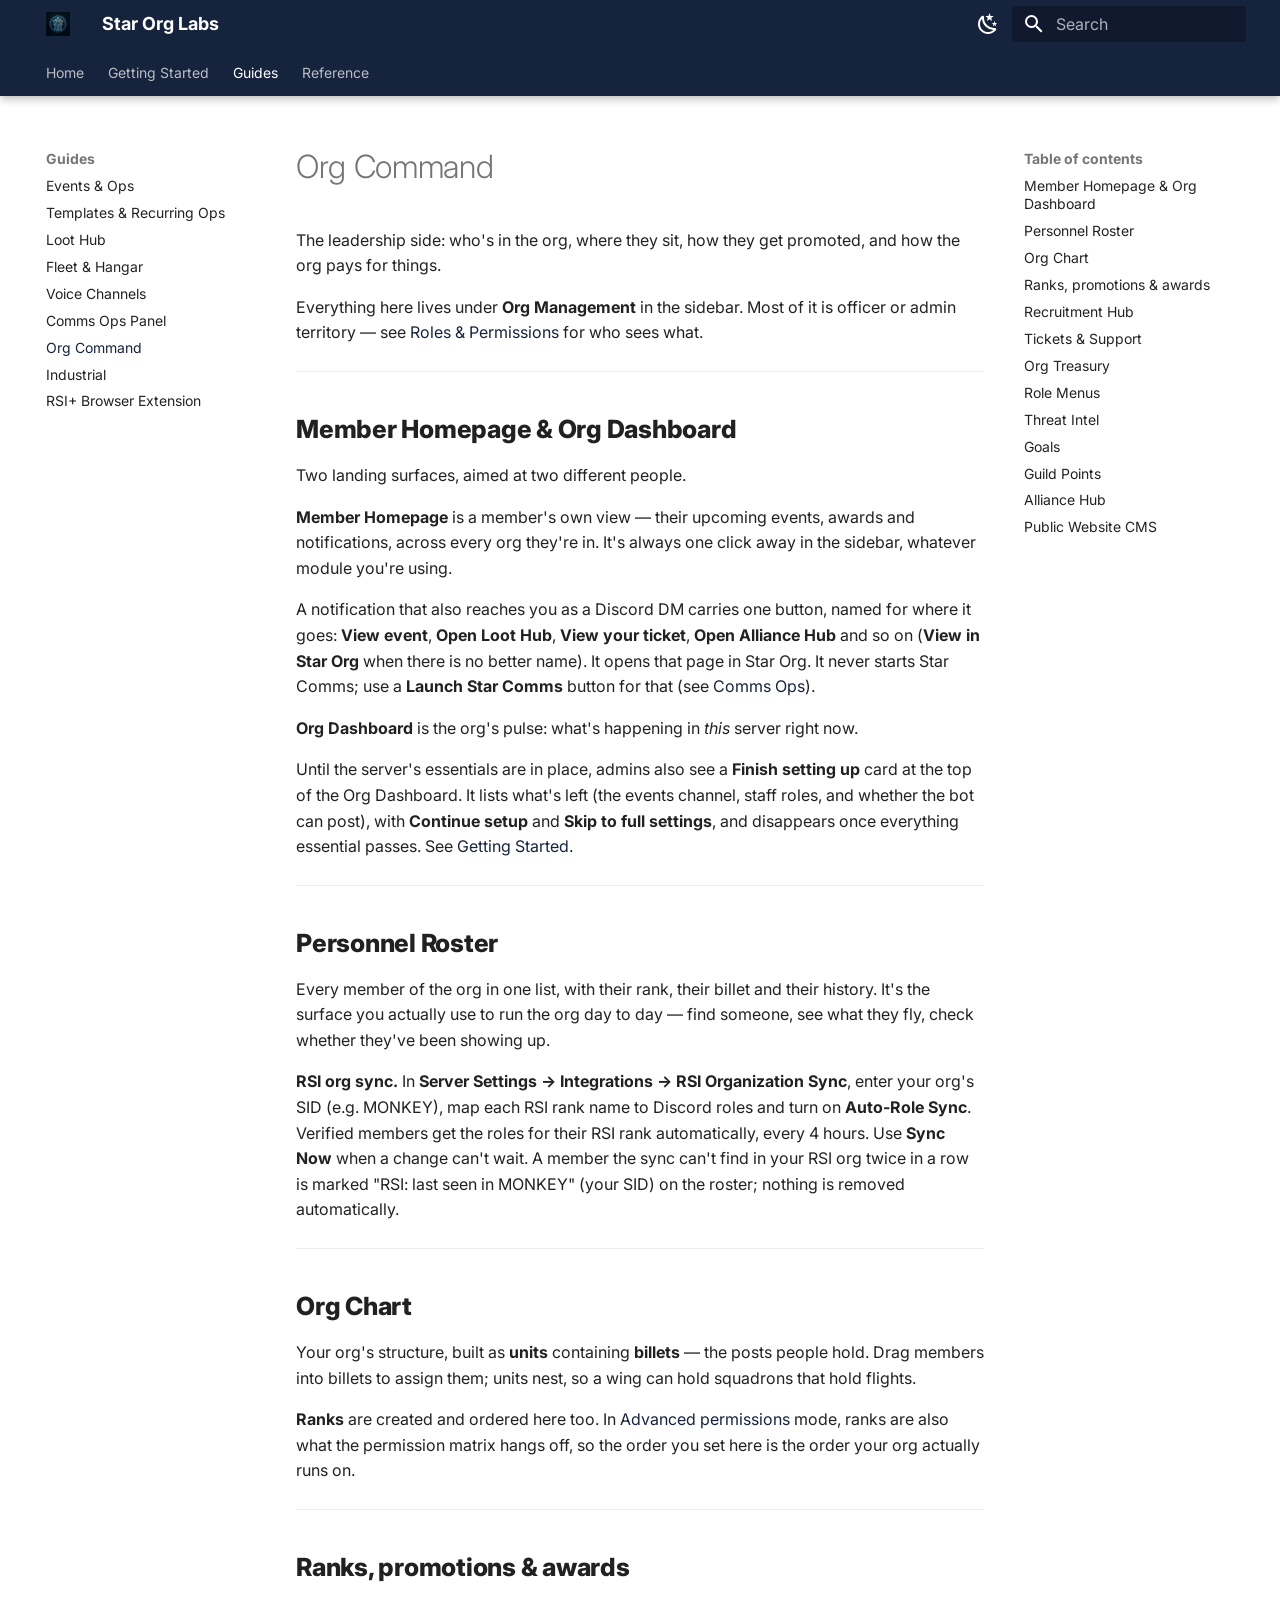
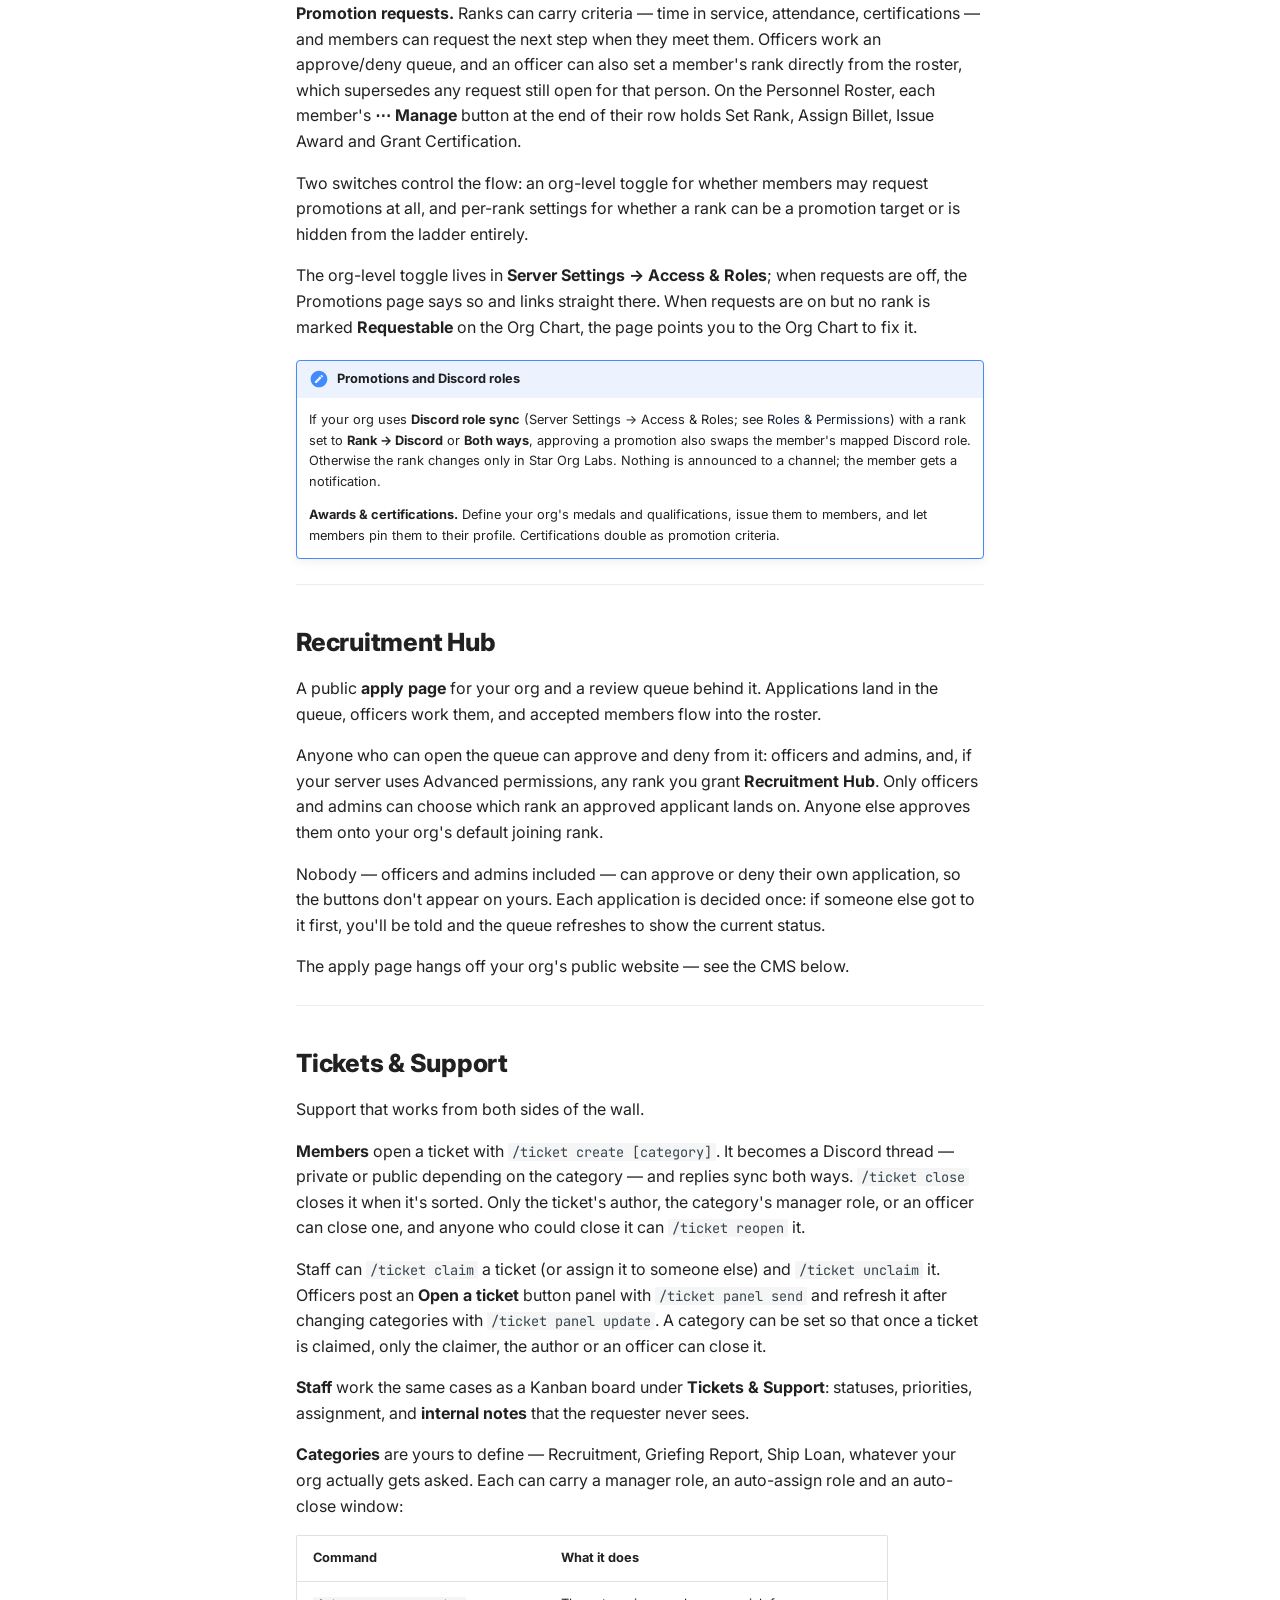
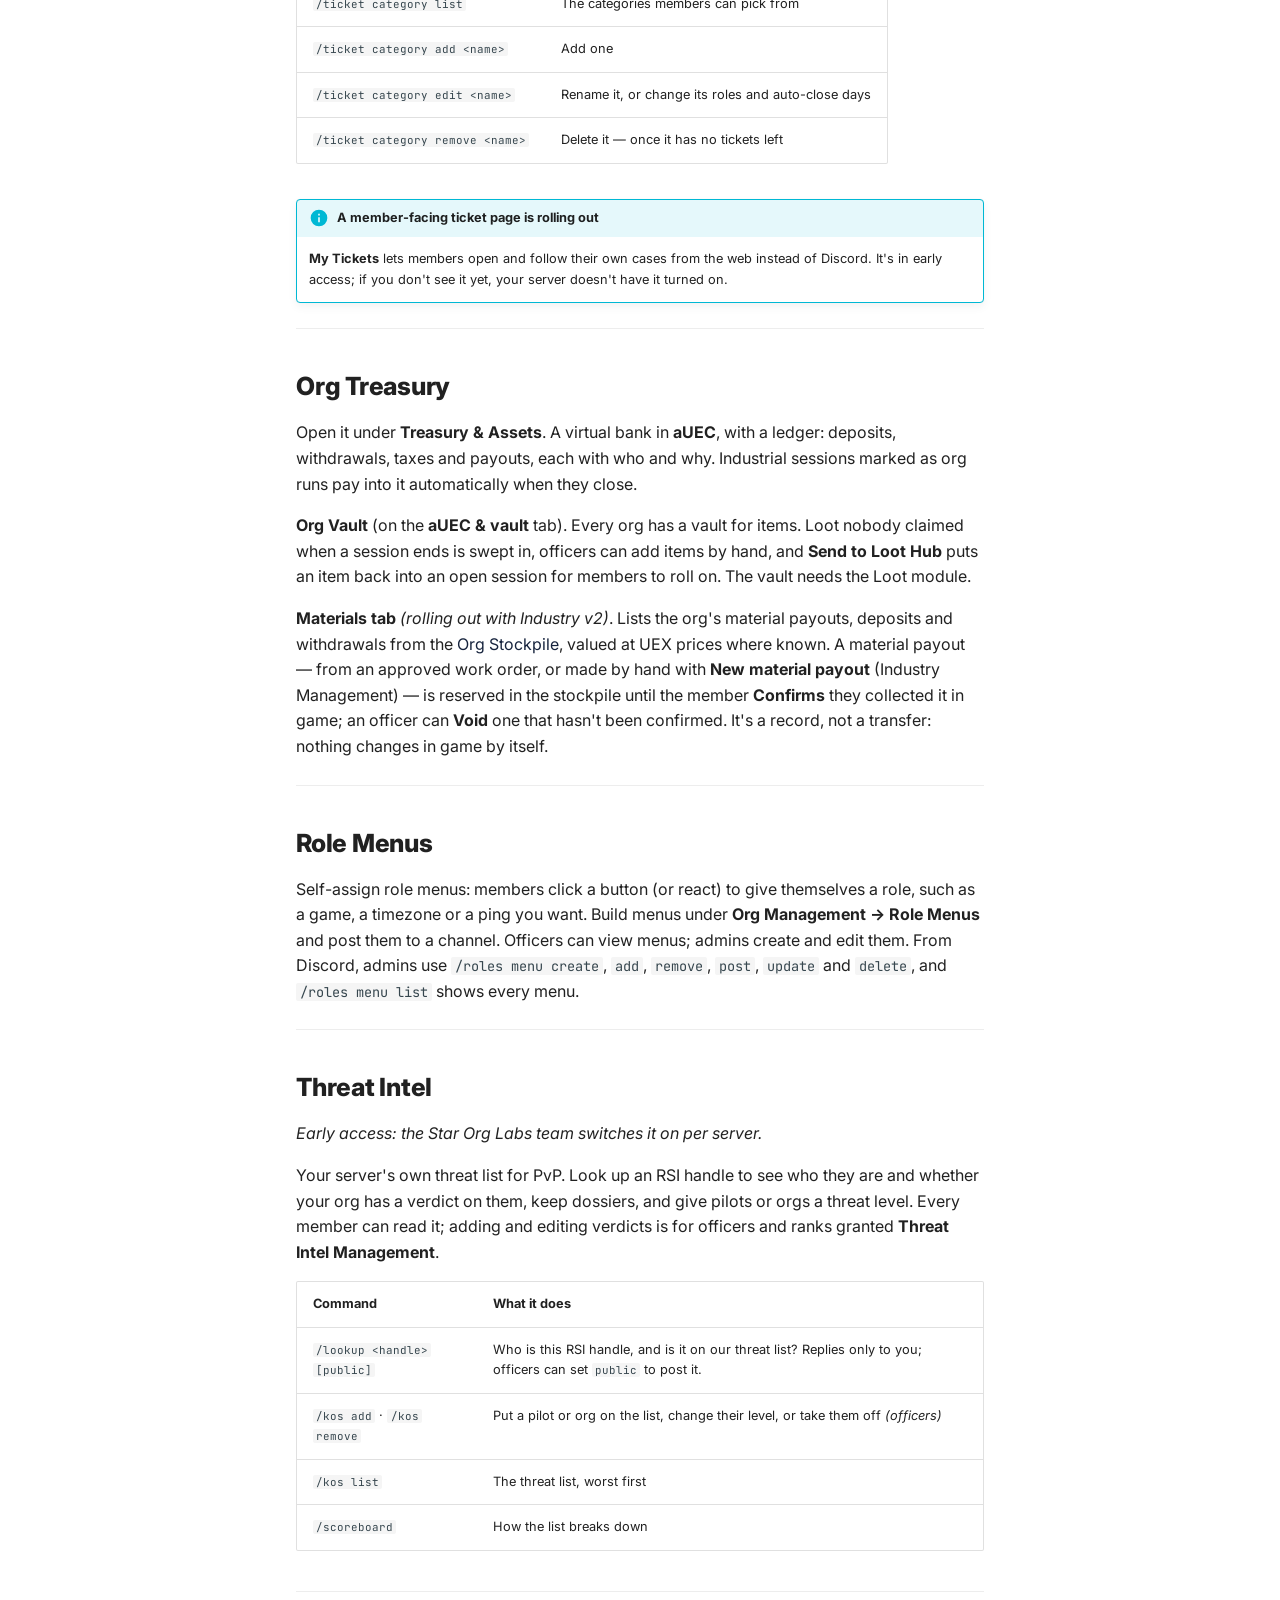
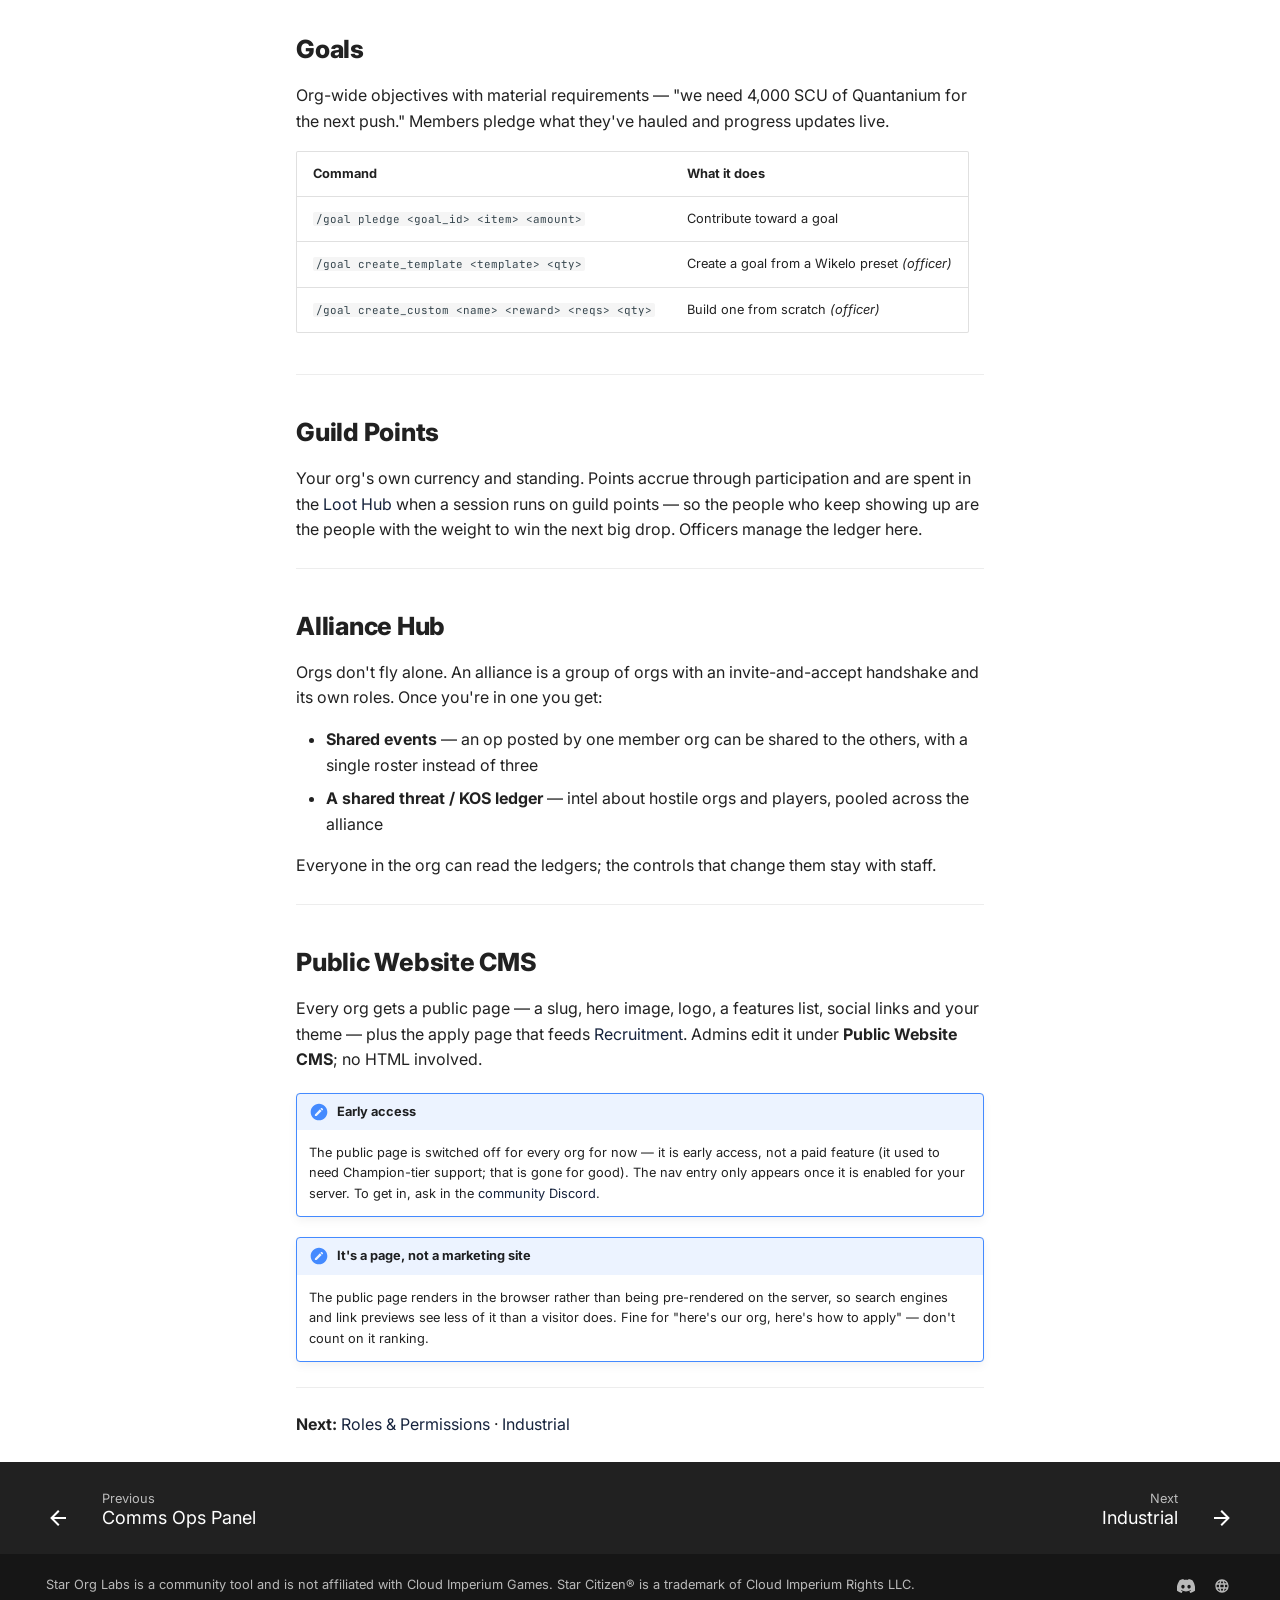
<file: guides/org-command/index.html>
<!doctype html>
<html lang="en" class="no-js">
  <head>
    
      <meta charset="utf-8">
      <meta name="viewport" content="width=device-width,initial-scale=1">
      
        <meta name="description" content="Star Citizen org management — from Discord to a full web command center. Events, fleet, loot, mining, recruitment, and org ops in one place.">
      
      
        <meta name="author" content="Star Org Labs">
      
      
        <link rel="canonical" href="https://wiki.starorg.tools/guides/org-command/">
      
      
        <link rel="prev" href="../comms-ops/">
      
      
        <link rel="next" href="../industrial/">
      
      
        
      
      
      <link rel="icon" href="../../assets/logo.png">
      <meta name="generator" content="mkdocs-1.6.1, mkdocs-material-9.8.0">
    
    
      
        <title>Org Command - Star Org Labs</title>
      
    
    
      <link rel="stylesheet" href="../../assets/stylesheets/main.57a0d79d.min.css">
      
        
        <link rel="stylesheet" href="../../assets/stylesheets/palette.fb2fffe2.min.css">
      
      


    
    
      
    
    
      
        
        
        <link rel="preconnect" href="https://fonts.gstatic.com" crossorigin>
        <link rel="stylesheet" href="https://fonts.googleapis.com/css?family=Inter:300,300i,400,400i,700,700i%7CJetBrains+Mono:400,400i,700,700i&display=fallback">
        <style>:root{--md-text-font:"Inter";--md-code-font:"JetBrains Mono"}</style>
      
    
    
      <link rel="stylesheet" href="../../stylesheets/extra.css">
    
    <script>__md_scope=new URL("../..",location),__md_hash=e=>[...e].reduce(((e,_)=>(e<<5)-e+_.charCodeAt(0)),0),__md_get=(e,_=localStorage,t=__md_scope)=>JSON.parse(_.getItem(t.pathname+"."+e)),__md_set=(e,_,t=localStorage,a=__md_scope)=>{try{t.setItem(a.pathname+"."+e,JSON.stringify(_))}catch(e){}}</script>
    
      

    
    
  </head>
  
  
    
    
      
    
    
    
    
    <body dir="ltr" data-md-color-scheme="slate" data-md-color-primary="custom" data-md-color-accent="custom">
  
    
    <input class="md-toggle" data-md-toggle="drawer" type="checkbox" id="__drawer" autocomplete="off">
    <input class="md-toggle" data-md-toggle="search" type="checkbox" id="__search" autocomplete="off">
    <label class="md-overlay" for="__drawer"></label>
    <div data-md-component="skip">
      
        
        <a href="#org-command" class="md-skip">
          Skip to content
        </a>
      
    </div>
    <div data-md-component="announce">
      
    </div>
    
    
      

  

<header class="md-header md-header--shadow md-header--lifted" data-md-component="header">
  <nav class="md-header__inner md-grid" aria-label="Header">
    <a href="../.." title="Star Org Labs" class="md-header__button md-logo" aria-label="Star Org Labs" data-md-component="logo">
      
  <img src="../../assets/logo.png" alt="logo">

    </a>
    <label class="md-header__button md-icon" for="__drawer">
      
      <svg xmlns="http://www.w3.org/2000/svg" viewBox="0 0 24 24"><path d="M3 6h18v2H3zm0 5h18v2H3zm0 5h18v2H3z"/></svg>
    </label>
    <div class="md-header__title" data-md-component="header-title">
      <div class="md-header__ellipsis">
        <div class="md-header__topic">
          <span class="md-ellipsis">
            Star Org Labs
          </span>
        </div>
        <div class="md-header__topic" data-md-component="header-topic">
          <span class="md-ellipsis">
            
              Org Command
            
          </span>
        </div>
      </div>
    </div>
    
      
        <form class="md-header__option" data-md-component="palette">
  
    
    
    
    <input class="md-option" data-md-color-media="(prefers-color-scheme: dark)" data-md-color-scheme="slate" data-md-color-primary="custom" data-md-color-accent="custom"  aria-label="Switch to light mode"  type="radio" name="__palette" id="__palette_0">
    
      <label class="md-header__button md-icon" title="Switch to light mode" for="__palette_1" hidden>
        <svg xmlns="http://www.w3.org/2000/svg" viewBox="0 0 24 24"><path d="M12 7a5 5 0 0 1 5 5 5 5 0 0 1-5 5 5 5 0 0 1-5-5 5 5 0 0 1 5-5m0 2a3 3 0 0 0-3 3 3 3 0 0 0 3 3 3 3 0 0 0 3-3 3 3 0 0 0-3-3m0-7 2.39 3.42C13.65 5.15 12.84 5 12 5s-1.65.15-2.39.42zM3.34 7l4.16-.35A7.2 7.2 0 0 0 5.94 8.5c-.44.74-.69 1.5-.83 2.29zm.02 10 1.76-3.77a7.131 7.131 0 0 0 2.38 4.14zM20.65 7l-1.77 3.79a7.02 7.02 0 0 0-2.38-4.15zm-.01 10-4.14.36c.59-.51 1.12-1.14 1.54-1.86.42-.73.69-1.5.83-2.29zM12 22l-2.41-3.44c.74.27 1.55.44 2.41.44.82 0 1.63-.17 2.37-.44z"/></svg>
      </label>
    
  
    
    
    
    <input class="md-option" data-md-color-media="(prefers-color-scheme: light)" data-md-color-scheme="default" data-md-color-primary="custom" data-md-color-accent="custom"  aria-label="Switch to dark mode"  type="radio" name="__palette" id="__palette_1">
    
      <label class="md-header__button md-icon" title="Switch to dark mode" for="__palette_0" hidden>
        <svg xmlns="http://www.w3.org/2000/svg" viewBox="0 0 24 24"><path d="m17.75 4.09-2.53 1.94.91 3.06-2.63-1.81-2.63 1.81.91-3.06-2.53-1.94L12.44 4l1.06-3 1.06 3zm3.5 6.91-1.64 1.25.59 1.98-1.7-1.17-1.7 1.17.59-1.98L15.75 11l2.06-.05L18.5 9l.69 1.95zm-2.28 4.95c.83-.08 1.72 1.1 1.19 1.85-.32.45-.66.87-1.08 1.27C15.17 23 8.84 23 4.94 19.07c-3.91-3.9-3.91-10.24 0-14.14.4-.4.82-.76 1.27-1.08.75-.53 1.93.36 1.85 1.19-.27 2.86.69 5.83 2.89 8.02a9.96 9.96 0 0 0 8.02 2.89m-1.64 2.02a12.08 12.08 0 0 1-7.8-3.47c-2.17-2.19-3.33-5-3.49-7.82-2.81 3.14-2.7 7.96.31 10.98 3.02 3.01 7.84 3.12 10.98.31"/></svg>
      </label>
    
  
</form>
      
    
    
      <script>var palette=__md_get("__palette");if(palette&&palette.color){if("(prefers-color-scheme)"===palette.color.media){var media=matchMedia("(prefers-color-scheme: light)"),input=document.querySelector(media.matches?"[data-md-color-media='(prefers-color-scheme: light)']":"[data-md-color-media='(prefers-color-scheme: dark)']");palette.color.media=input.getAttribute("data-md-color-media"),palette.color.scheme=input.getAttribute("data-md-color-scheme"),palette.color.primary=input.getAttribute("data-md-color-primary"),palette.color.accent=input.getAttribute("data-md-color-accent")}for(var[key,value]of Object.entries(palette.color))document.body.setAttribute("data-md-color-"+key,value)}</script>
    
    
    
      
      
        <label class="md-header__button md-icon" for="__search">
          
          <svg xmlns="http://www.w3.org/2000/svg" viewBox="0 0 24 24"><path d="M9.5 3A6.5 6.5 0 0 1 16 9.5c0 1.61-.59 3.09-1.56 4.23l.27.27h.79l5 5-1.5 1.5-5-5v-.79l-.27-.27A6.52 6.52 0 0 1 9.5 16 6.5 6.5 0 0 1 3 9.5 6.5 6.5 0 0 1 9.5 3m0 2C7 5 5 7 5 9.5S7 14 9.5 14 14 12 14 9.5 12 5 9.5 5"/></svg>
        </label>
        <div class="md-search" data-md-component="search" role="dialog">
  <label class="md-search__overlay" for="__search"></label>
  <div class="md-search__inner" role="search">
    <form class="md-search__form" name="search">
      <input type="text" class="md-search__input" name="query" aria-label="Search" placeholder="Search" autocapitalize="off" autocorrect="off" autocomplete="off" spellcheck="false" data-md-component="search-query" required>
      <label class="md-search__icon md-icon" for="__search">
        
        <svg xmlns="http://www.w3.org/2000/svg" viewBox="0 0 24 24"><path d="M9.5 3A6.5 6.5 0 0 1 16 9.5c0 1.61-.59 3.09-1.56 4.23l.27.27h.79l5 5-1.5 1.5-5-5v-.79l-.27-.27A6.52 6.52 0 0 1 9.5 16 6.5 6.5 0 0 1 3 9.5 6.5 6.5 0 0 1 9.5 3m0 2C7 5 5 7 5 9.5S7 14 9.5 14 14 12 14 9.5 12 5 9.5 5"/></svg>
        
        <svg xmlns="http://www.w3.org/2000/svg" viewBox="0 0 24 24"><path d="M20 11v2H8l5.5 5.5-1.42 1.42L4.16 12l7.92-7.92L13.5 5.5 8 11z"/></svg>
      </label>
      <nav class="md-search__options" aria-label="Search">
        
          <a href="javascript:void(0)" class="md-search__icon md-icon" title="Share" aria-label="Share" data-clipboard data-clipboard-text="" data-md-component="search-share" tabindex="-1">
            
            <svg xmlns="http://www.w3.org/2000/svg" viewBox="0 0 24 24"><path d="M18 16.08c-.76 0-1.44.3-1.96.77L8.91 12.7c.05-.23.09-.46.09-.7s-.04-.47-.09-.7l7.05-4.11c.54.5 1.25.81 2.04.81a3 3 0 0 0 3-3 3 3 0 0 0-3-3 3 3 0 0 0-3 3c0 .24.04.47.09.7L8.04 9.81C7.5 9.31 6.79 9 6 9a3 3 0 0 0-3 3 3 3 0 0 0 3 3c.79 0 1.5-.31 2.04-.81l7.12 4.15c-.05.21-.08.43-.08.66 0 1.61 1.31 2.91 2.92 2.91s2.92-1.3 2.92-2.91A2.92 2.92 0 0 0 18 16.08"/></svg>
          </a>
        
        <button type="reset" class="md-search__icon md-icon" title="Clear" aria-label="Clear" tabindex="-1">
          
          <svg xmlns="http://www.w3.org/2000/svg" viewBox="0 0 24 24"><path d="M19 6.41 17.59 5 12 10.59 6.41 5 5 6.41 10.59 12 5 17.59 6.41 19 12 13.41 17.59 19 19 17.59 13.41 12z"/></svg>
        </button>
      </nav>
      
        <div class="md-search__suggest" data-md-component="search-suggest"></div>
      
    </form>
    <div class="md-search__output">
      <div class="md-search__scrollwrap" tabindex="0" data-md-scrollfix>
        <div class="md-search-result" data-md-component="search-result">
          <div class="md-search-result__meta">
            Initializing search
          </div>
          <ol class="md-search-result__list" role="presentation"></ol>
        </div>
      </div>
    </div>
  </div>
</div>
      
    
    
  </nav>
  
    
      
<nav class="md-tabs" aria-label="Tabs" data-md-component="tabs">
  <div class="md-grid">
    <ul class="md-tabs__list">
      
        
  
  
  
  
    <li class="md-tabs__item">
      <a href="../.." class="md-tabs__link">
        
  
  
    
  
  Home

      </a>
    </li>
  

      
        
  
  
  
  
    <li class="md-tabs__item">
      <a href="../../getting-started/" class="md-tabs__link">
        
  
  
    
  
  Getting Started

      </a>
    </li>
  

      
        
  
  
  
    
  
  
    
    
      <li class="md-tabs__item md-tabs__item--active">
        <a href="../events/" class="md-tabs__link">
          
  
  
  Guides

        </a>
      </li>
    
  

      
        
  
  
  
  
    
    
      <li class="md-tabs__item">
        <a href="../../permissions/" class="md-tabs__link">
          
  
  
  Reference

        </a>
      </li>
    
  

      
    </ul>
  </div>
</nav>
    
  
</header>
    
    <div class="md-container" data-md-component="container">
      
      
        
      
      <main class="md-main" data-md-component="main">
        <div class="md-main__inner md-grid">
          
            
              
              <div class="md-sidebar md-sidebar--primary" data-md-component="sidebar" data-md-type="navigation" >
                <div class="md-sidebar__scrollwrap">
                  <div class="md-sidebar__inner">
                    


  


<nav class="md-nav md-nav--primary md-nav--lifted" aria-label="Navigation" data-md-level="0">
  <label class="md-nav__title" for="__drawer">
    <a href="../.." title="Star Org Labs" class="md-nav__button md-logo" aria-label="Star Org Labs" data-md-component="logo">
      
  <img src="../../assets/logo.png" alt="logo">

    </a>
    Star Org Labs
  </label>
  
  <ul class="md-nav__list" data-md-scrollfix>
    
      
      
  
  
  
  
    <li class="md-nav__item">
      <a href="../.." class="md-nav__link">
        
  
  
  <span class="md-ellipsis">
    
  
    Home
  

    
  </span>
  
  

      </a>
    </li>
  

    
      
      
  
  
  
  
    <li class="md-nav__item">
      <a href="../../getting-started/" class="md-nav__link">
        
  
  
  <span class="md-ellipsis">
    
  
    Getting Started
  

    
  </span>
  
  

      </a>
    </li>
  

    
      
      
  
  
    
  
  
  
    
    
    
    
      
        
        
      
      
        
      
    
    
    <li class="md-nav__item md-nav__item--active md-nav__item--section md-nav__item--nested">
      
        
        
        <input class="md-nav__toggle md-toggle " type="checkbox" id="__nav_3" checked>
        
          
          <label class="md-nav__link" for="__nav_3" id="__nav_3_label" tabindex="">
            
  
  
  <span class="md-ellipsis">
    
  
    Guides
  

    
  </span>
  
  

            <span class="md-nav__icon md-icon"></span>
          </label>
        
        <nav class="md-nav" data-md-level="1" aria-labelledby="__nav_3_label" aria-expanded="true">
          <label class="md-nav__title" for="__nav_3">
            <span class="md-nav__icon md-icon"></span>
            
  
    Guides
  

          </label>
          <ul class="md-nav__list" data-md-scrollfix>
            
              
                
  
  
  
  
    <li class="md-nav__item">
      <a href="../events/" class="md-nav__link">
        
  
  
  <span class="md-ellipsis">
    
  
    Events & Ops
  

    
  </span>
  
  

      </a>
    </li>
  

              
            
              
                
  
  
  
  
    <li class="md-nav__item">
      <a href="../templates-and-recurring/" class="md-nav__link">
        
  
  
  <span class="md-ellipsis">
    
  
    Templates & Recurring Ops
  

    
  </span>
  
  

      </a>
    </li>
  

              
            
              
                
  
  
  
  
    <li class="md-nav__item">
      <a href="../loot/" class="md-nav__link">
        
  
  
  <span class="md-ellipsis">
    
  
    Loot Hub
  

    
  </span>
  
  

      </a>
    </li>
  

              
            
              
                
  
  
  
  
    <li class="md-nav__item">
      <a href="../fleet/" class="md-nav__link">
        
  
  
  <span class="md-ellipsis">
    
  
    Fleet & Hangar
  

    
  </span>
  
  

      </a>
    </li>
  

              
            
              
                
  
  
  
  
    <li class="md-nav__item">
      <a href="../voice/" class="md-nav__link">
        
  
  
  <span class="md-ellipsis">
    
  
    Voice Channels
  

    
  </span>
  
  

      </a>
    </li>
  

              
            
              
                
  
  
  
  
    <li class="md-nav__item">
      <a href="../comms-ops/" class="md-nav__link">
        
  
  
  <span class="md-ellipsis">
    
  
    Comms Ops Panel
  

    
  </span>
  
  

      </a>
    </li>
  

              
            
              
                
  
  
    
  
  
  
    <li class="md-nav__item md-nav__item--active">
      
      <input class="md-nav__toggle md-toggle" type="checkbox" id="__toc">
      
      
        
      
      
        <label class="md-nav__link md-nav__link--active" for="__toc">
          
  
  
  <span class="md-ellipsis">
    
  
    Org Command
  

    
  </span>
  
  

          <span class="md-nav__icon md-icon"></span>
        </label>
      
      <a href="./" class="md-nav__link md-nav__link--active">
        
  
  
  <span class="md-ellipsis">
    
  
    Org Command
  

    
  </span>
  
  

      </a>
      
        

<nav class="md-nav md-nav--secondary" aria-label="Table of contents">
  
  
  
    
  
  
    <label class="md-nav__title" for="__toc">
      <span class="md-nav__icon md-icon"></span>
      Table of contents
    </label>
    <ul class="md-nav__list" data-md-component="toc" data-md-scrollfix>
      
        <li class="md-nav__item">
  <a href="#member-homepage-org-dashboard" class="md-nav__link">
    <span class="md-ellipsis">
      
        Member Homepage &amp; Org Dashboard
      
    </span>
  </a>
  
</li>
      
        <li class="md-nav__item">
  <a href="#personnel-roster" class="md-nav__link">
    <span class="md-ellipsis">
      
        Personnel Roster
      
    </span>
  </a>
  
</li>
      
        <li class="md-nav__item">
  <a href="#org-chart" class="md-nav__link">
    <span class="md-ellipsis">
      
        Org Chart
      
    </span>
  </a>
  
</li>
      
        <li class="md-nav__item">
  <a href="#ranks-promotions-awards" class="md-nav__link">
    <span class="md-ellipsis">
      
        Ranks, promotions &amp; awards
      
    </span>
  </a>
  
</li>
      
        <li class="md-nav__item">
  <a href="#recruitment-hub" class="md-nav__link">
    <span class="md-ellipsis">
      
        Recruitment Hub
      
    </span>
  </a>
  
</li>
      
        <li class="md-nav__item">
  <a href="#tickets-support" class="md-nav__link">
    <span class="md-ellipsis">
      
        Tickets &amp; Support
      
    </span>
  </a>
  
</li>
      
        <li class="md-nav__item">
  <a href="#org-treasury" class="md-nav__link">
    <span class="md-ellipsis">
      
        Org Treasury
      
    </span>
  </a>
  
</li>
      
        <li class="md-nav__item">
  <a href="#role-menus" class="md-nav__link">
    <span class="md-ellipsis">
      
        Role Menus
      
    </span>
  </a>
  
</li>
      
        <li class="md-nav__item">
  <a href="#threat-intel" class="md-nav__link">
    <span class="md-ellipsis">
      
        Threat Intel
      
    </span>
  </a>
  
</li>
      
        <li class="md-nav__item">
  <a href="#goals" class="md-nav__link">
    <span class="md-ellipsis">
      
        Goals
      
    </span>
  </a>
  
</li>
      
        <li class="md-nav__item">
  <a href="#guild-points" class="md-nav__link">
    <span class="md-ellipsis">
      
        Guild Points
      
    </span>
  </a>
  
</li>
      
        <li class="md-nav__item">
  <a href="#alliance-hub" class="md-nav__link">
    <span class="md-ellipsis">
      
        Alliance Hub
      
    </span>
  </a>
  
</li>
      
        <li class="md-nav__item">
  <a href="#public-website-cms" class="md-nav__link">
    <span class="md-ellipsis">
      
        Public Website CMS
      
    </span>
  </a>
  
</li>
      
    </ul>
  
</nav>
      
    </li>
  

              
            
              
                
  
  
  
  
    <li class="md-nav__item">
      <a href="../industrial/" class="md-nav__link">
        
  
  
  <span class="md-ellipsis">
    
  
    Industrial
  

    
  </span>
  
  

      </a>
    </li>
  

              
            
              
                
  
  
  
  
    <li class="md-nav__item">
      <a href="../rsi-plus/" class="md-nav__link">
        
  
  
  <span class="md-ellipsis">
    
  
    RSI+ Browser Extension
  

    
  </span>
  
  

      </a>
    </li>
  

              
            
          </ul>
        </nav>
      
    </li>
  

    
      
      
  
  
  
  
    
    
    
    
      
      
        
      
    
    
    <li class="md-nav__item md-nav__item--nested">
      
        
        
        <input class="md-nav__toggle md-toggle " type="checkbox" id="__nav_4" >
        
          
          <label class="md-nav__link" for="__nav_4" id="__nav_4_label" tabindex="0">
            
  
  
  <span class="md-ellipsis">
    
  
    Reference
  

    
  </span>
  
  

            <span class="md-nav__icon md-icon"></span>
          </label>
        
        <nav class="md-nav" data-md-level="1" aria-labelledby="__nav_4_label" aria-expanded="false">
          <label class="md-nav__title" for="__nav_4">
            <span class="md-nav__icon md-icon"></span>
            
  
    Reference
  

          </label>
          <ul class="md-nav__list" data-md-scrollfix>
            
              
                
  
  
  
  
    <li class="md-nav__item">
      <a href="../../permissions/" class="md-nav__link">
        
  
  
  <span class="md-ellipsis">
    
  
    Roles & Permissions
  

    
  </span>
  
  

      </a>
    </li>
  

              
            
              
                
  
  
  
  
    <li class="md-nav__item">
      <a href="../../commands/" class="md-nav__link">
        
  
  
  <span class="md-ellipsis">
    
  
    Discord Commands
  

    
  </span>
  
  

      </a>
    </li>
  

              
            
              
                
  
  
  
  
    <li class="md-nav__item">
      <a href="../../faq/" class="md-nav__link">
        
  
  
  <span class="md-ellipsis">
    
  
    FAQ
  

    
  </span>
  
  

      </a>
    </li>
  

              
            
          </ul>
        </nav>
      
    </li>
  

    
  </ul>
</nav>
                  </div>
                </div>
              </div>
            
            
              
              <div class="md-sidebar md-sidebar--secondary" data-md-component="sidebar" data-md-type="toc" >
                <div class="md-sidebar__scrollwrap">
                  <div class="md-sidebar__inner">
                    

<nav class="md-nav md-nav--secondary" aria-label="Table of contents">
  
  
  
    
  
  
    <label class="md-nav__title" for="__toc">
      <span class="md-nav__icon md-icon"></span>
      Table of contents
    </label>
    <ul class="md-nav__list" data-md-component="toc" data-md-scrollfix>
      
        <li class="md-nav__item">
  <a href="#member-homepage-org-dashboard" class="md-nav__link">
    <span class="md-ellipsis">
      
        Member Homepage &amp; Org Dashboard
      
    </span>
  </a>
  
</li>
      
        <li class="md-nav__item">
  <a href="#personnel-roster" class="md-nav__link">
    <span class="md-ellipsis">
      
        Personnel Roster
      
    </span>
  </a>
  
</li>
      
        <li class="md-nav__item">
  <a href="#org-chart" class="md-nav__link">
    <span class="md-ellipsis">
      
        Org Chart
      
    </span>
  </a>
  
</li>
      
        <li class="md-nav__item">
  <a href="#ranks-promotions-awards" class="md-nav__link">
    <span class="md-ellipsis">
      
        Ranks, promotions &amp; awards
      
    </span>
  </a>
  
</li>
      
        <li class="md-nav__item">
  <a href="#recruitment-hub" class="md-nav__link">
    <span class="md-ellipsis">
      
        Recruitment Hub
      
    </span>
  </a>
  
</li>
      
        <li class="md-nav__item">
  <a href="#tickets-support" class="md-nav__link">
    <span class="md-ellipsis">
      
        Tickets &amp; Support
      
    </span>
  </a>
  
</li>
      
        <li class="md-nav__item">
  <a href="#org-treasury" class="md-nav__link">
    <span class="md-ellipsis">
      
        Org Treasury
      
    </span>
  </a>
  
</li>
      
        <li class="md-nav__item">
  <a href="#role-menus" class="md-nav__link">
    <span class="md-ellipsis">
      
        Role Menus
      
    </span>
  </a>
  
</li>
      
        <li class="md-nav__item">
  <a href="#threat-intel" class="md-nav__link">
    <span class="md-ellipsis">
      
        Threat Intel
      
    </span>
  </a>
  
</li>
      
        <li class="md-nav__item">
  <a href="#goals" class="md-nav__link">
    <span class="md-ellipsis">
      
        Goals
      
    </span>
  </a>
  
</li>
      
        <li class="md-nav__item">
  <a href="#guild-points" class="md-nav__link">
    <span class="md-ellipsis">
      
        Guild Points
      
    </span>
  </a>
  
</li>
      
        <li class="md-nav__item">
  <a href="#alliance-hub" class="md-nav__link">
    <span class="md-ellipsis">
      
        Alliance Hub
      
    </span>
  </a>
  
</li>
      
        <li class="md-nav__item">
  <a href="#public-website-cms" class="md-nav__link">
    <span class="md-ellipsis">
      
        Public Website CMS
      
    </span>
  </a>
  
</li>
      
    </ul>
  
</nav>
                  </div>
                </div>
              </div>
            
          
          
            <div class="md-content" data-md-component="content">
              
              <article class="md-content__inner md-typeset">
                
                  



<h1 id="org-command">Org Command<a class="headerlink" href="#org-command" title="Permanent link">&para;</a></h1>
<p>The leadership side: who's in the org, where they sit, how they get promoted, and how the
org pays for things.</p>
<p>Everything here lives under <strong>Org Management</strong> in the sidebar. Most of it is officer or
admin territory — see <a href="../../permissions/">Roles &amp; Permissions</a> for who sees what.</p>
<hr />
<h2 id="member-homepage-org-dashboard">Member Homepage &amp; Org Dashboard<a class="headerlink" href="#member-homepage-org-dashboard" title="Permanent link">&para;</a></h2>
<p>Two landing surfaces, aimed at two different people.</p>
<p><strong>Member Homepage</strong> is a member's own view — their upcoming events, awards and
notifications, across every org they're in. It's always one click away in the sidebar,
whatever module you're using.</p>
<p>A notification that also reaches you as a Discord DM carries one button, named for where it
goes: <strong>View event</strong>, <strong>Open Loot Hub</strong>, <strong>View your ticket</strong>, <strong>Open Alliance Hub</strong> and so on
(<strong>View in Star Org</strong> when there is no better name). It opens that page in Star Org. It never
starts Star Comms; use a <strong>Launch Star Comms</strong> button for that (see
<a href="../comms-ops/#launch-link-launch-star-comms-button">Comms Ops</a>).</p>
<p><strong>Org Dashboard</strong> is the org's pulse: what's happening in <em>this</em> server right now.</p>
<p>Until the server's essentials are in place, admins also see a <strong>Finish setting up</strong> card at the
top of the Org Dashboard. It lists what's left (the events channel, staff roles, and whether the
bot can post), with <strong>Continue setup</strong> and <strong>Skip to full settings</strong>, and disappears once
everything essential passes. See <a href="../../getting-started/#3-set-up-your-org">Getting Started</a>.</p>
<hr />
<h2 id="personnel-roster">Personnel Roster<a class="headerlink" href="#personnel-roster" title="Permanent link">&para;</a></h2>
<p>Every member of the org in one list, with their rank, their billet and their history.
It's the surface you actually use to run the org day to day — find someone, see what they
fly, check whether they've been showing up.</p>
<p><strong>RSI org sync.</strong> In <strong>Server Settings → Integrations → RSI Organization Sync</strong>, enter your org's
SID (e.g. MONKEY), map each RSI rank name to Discord roles and turn on <strong>Auto-Role Sync</strong>.
Verified members get the roles for their RSI rank automatically, every 4 hours. Use <strong>Sync Now</strong> when a change can't wait. A member the sync
can't find in your RSI org twice in a row is marked "RSI: last seen in MONKEY" (your SID) on the roster;
nothing is removed automatically.</p>
<hr />
<h2 id="org-chart">Org Chart<a class="headerlink" href="#org-chart" title="Permanent link">&para;</a></h2>
<p>Your org's structure, built as <strong>units</strong> containing <strong>billets</strong> — the posts people hold.
Drag members into billets to assign them; units nest, so a wing can hold squadrons that
hold flights.</p>
<p><strong>Ranks</strong> are created and ordered here too. In <a href="../../permissions/">Advanced permissions</a>
mode, ranks are also what the permission matrix hangs off, so the order you set here is the
order your org actually runs on.</p>
<hr />
<h2 id="ranks-promotions-awards">Ranks, promotions &amp; awards<a class="headerlink" href="#ranks-promotions-awards" title="Permanent link">&para;</a></h2>
<p><strong>Promotion requests.</strong> Ranks can carry criteria — time in service, attendance,
certifications — and members can request the next step when they meet them. Officers work
an approve/deny queue, and an officer can also set a member's rank directly from the roster,
which supersedes any request still open for that person. On the Personnel Roster, each
member's <strong>⋯ Manage</strong> button at the end of their row holds Set Rank, Assign Billet, Issue
Award and Grant Certification.</p>
<p>Two switches control the flow: an org-level toggle for whether members may request
promotions at all, and per-rank settings for whether a rank can be a promotion target or is
hidden from the ladder entirely.</p>
<p>The org-level toggle lives in <strong>Server Settings → Access &amp; Roles</strong>; when requests are
off, the Promotions page says so and links straight there. When requests are on but no rank
is marked <strong>Requestable</strong> on the Org Chart, the page points you to the Org Chart to fix it.</p>
<div class="admonition note">
<p class="admonition-title">Promotions and Discord roles</p>
<p>If your org uses <strong>Discord role sync</strong> (Server Settings → Access &amp; Roles; see
<a href="../../permissions/#keeping-discord-roles-and-ranks-in-step">Roles &amp; Permissions</a>) with a
rank set to <strong>Rank → Discord</strong> or <strong>Both ways</strong>, approving a promotion also swaps the
member's mapped Discord role. Otherwise the rank changes only in Star Org Labs. Nothing
is announced to a channel; the member gets a notification.</p>
<p><strong>Awards &amp; certifications.</strong> Define your org's medals and qualifications, issue them to
members, and let members pin them to their profile. Certifications double as
promotion criteria.</p>
</div>
<hr />
<h2 id="recruitment-hub">Recruitment Hub<a class="headerlink" href="#recruitment-hub" title="Permanent link">&para;</a></h2>
<p>A public <strong>apply page</strong> for your org and a review queue behind it. Applications land in the
queue, officers work them, and accepted members flow into the roster.</p>
<p>Anyone who can open the queue can approve and deny from it: officers and admins, and, if your
server uses Advanced permissions, any rank you grant <strong>Recruitment Hub</strong>. Only officers and admins can choose which rank
an approved applicant lands on. Anyone else approves them onto your org's default joining rank.</p>
<p>Nobody — officers and admins included — can approve or deny their own application, so the
buttons don't appear on yours. Each application is decided once: if someone else got to it first,
you'll be told and the queue refreshes to show the current status.</p>
<p>The apply page hangs off your org's public website — see the CMS below.</p>
<hr />
<h2 id="tickets-support">Tickets &amp; Support<a class="headerlink" href="#tickets-support" title="Permanent link">&para;</a></h2>
<p>Support that works from both sides of the wall.</p>
<p><strong>Members</strong> open a ticket with <code>/ticket create [category]</code>. It becomes a Discord thread —
private or public depending on the category — and replies sync both ways. <code>/ticket close</code>
closes it when it's sorted. Only the ticket's author, the category's manager role, or an
officer can close one, and anyone who could close it can <code>/ticket reopen</code> it.</p>
<p>Staff can <code>/ticket claim</code> a ticket (or assign it to someone else) and <code>/ticket unclaim</code> it.
Officers post an <strong>Open a ticket</strong> button panel with <code>/ticket panel send</code> and refresh it after
changing categories with <code>/ticket panel update</code>. A category can be set so that once a ticket is
claimed, only the claimer, the author or an officer can close it.</p>
<p><strong>Staff</strong> work the same cases as a Kanban board under <strong>Tickets &amp; Support</strong>: statuses,
priorities, assignment, and <strong>internal notes</strong> that the requester never sees.</p>
<p><strong>Categories</strong> are yours to define — Recruitment, Griefing Report, Ship Loan, whatever your
org actually gets asked. Each can carry a manager role, an auto-assign role and an
auto-close window:</p>
<table>
<thead>
<tr>
<th>Command</th>
<th>What it does</th>
</tr>
</thead>
<tbody>
<tr>
<td><code>/ticket category list</code></td>
<td>The categories members can pick from</td>
</tr>
<tr>
<td><code>/ticket category add &lt;name&gt;</code></td>
<td>Add one</td>
</tr>
<tr>
<td><code>/ticket category edit &lt;name&gt;</code></td>
<td>Rename it, or change its roles and auto-close days</td>
</tr>
<tr>
<td><code>/ticket category remove &lt;name&gt;</code></td>
<td>Delete it — once it has no tickets left</td>
</tr>
</tbody>
</table>
<div class="admonition info">
<p class="admonition-title">A member-facing ticket page is rolling out</p>
<p><strong>My Tickets</strong> lets members open and follow their own cases from the web instead of
Discord. It's in early access; if you don't see it yet, your server doesn't have it
turned on.</p>
</div>
<hr />
<h2 id="org-treasury">Org Treasury<a class="headerlink" href="#org-treasury" title="Permanent link">&para;</a></h2>
<p>Open it under <strong>Treasury &amp; Assets</strong>. A virtual bank in <strong>aUEC</strong>, with a ledger: deposits,
withdrawals, taxes and payouts, each with who and why. Industrial sessions marked as org runs
pay into it automatically when they close.</p>
<p><strong>Org Vault</strong> (on the <strong>aUEC &amp; vault</strong> tab). Every org has a vault for items. Loot nobody
claimed when a session ends is swept in, officers can add items by hand, and <strong>Send to Loot
Hub</strong> puts an item back into an open session for members to roll on. The vault needs the
Loot module.</p>
<p><strong>Materials tab</strong> <em>(rolling out with Industry v2)</em>. Lists the org's material payouts,
deposits and withdrawals from the <a href="../industrial/#org-stockpile">Org Stockpile</a>, valued at UEX
prices where known. A material payout — from an approved work order, or made by hand with
<strong>New material payout</strong> (Industry Management) — is reserved in the stockpile until the member
<strong>Confirms</strong> they collected it in game; an officer can <strong>Void</strong> one that hasn't been confirmed.
It's a record, not a transfer: nothing changes in game by itself.</p>
<hr />
<h2 id="role-menus">Role Menus<a class="headerlink" href="#role-menus" title="Permanent link">&para;</a></h2>
<p>Self-assign role menus: members click a button (or react) to give themselves a role, such as
a game, a timezone or a ping you want. Build menus under <strong>Org Management → Role Menus</strong> and
post them to a channel. Officers can view menus; admins create and edit them. From Discord,
admins use <code>/roles menu create</code>, <code>add</code>, <code>remove</code>, <code>post</code>, <code>update</code> and <code>delete</code>, and
<code>/roles menu list</code> shows every menu.</p>
<hr />
<h2 id="threat-intel">Threat Intel<a class="headerlink" href="#threat-intel" title="Permanent link">&para;</a></h2>
<p><em>Early access: the Star Org Labs team switches it on per server.</em></p>
<p>Your server's own threat list for PvP. Look up an RSI handle to see who they are and whether
your org has a verdict on them, keep dossiers, and give pilots or orgs a threat level. Every
member can read it; adding and editing verdicts is for officers and ranks granted <strong>Threat
Intel Management</strong>.</p>
<table>
<thead>
<tr>
<th>Command</th>
<th>What it does</th>
</tr>
</thead>
<tbody>
<tr>
<td><code>/lookup &lt;handle&gt; [public]</code></td>
<td>Who is this RSI handle, and is it on our threat list? Replies only to you; officers can set <code>public</code> to post it.</td>
</tr>
<tr>
<td><code>/kos add</code> · <code>/kos remove</code></td>
<td>Put a pilot or org on the list, change their level, or take them off <em>(officers)</em></td>
</tr>
<tr>
<td><code>/kos list</code></td>
<td>The threat list, worst first</td>
</tr>
<tr>
<td><code>/scoreboard</code></td>
<td>How the list breaks down</td>
</tr>
</tbody>
</table>
<hr />
<h2 id="goals">Goals<a class="headerlink" href="#goals" title="Permanent link">&para;</a></h2>
<p>Org-wide objectives with material requirements — "we need 4,000 SCU of Quantanium for the
next push." Members pledge what they've hauled and progress updates live.</p>
<table>
<thead>
<tr>
<th>Command</th>
<th>What it does</th>
</tr>
</thead>
<tbody>
<tr>
<td><code>/goal pledge &lt;goal_id&gt; &lt;item&gt; &lt;amount&gt;</code></td>
<td>Contribute toward a goal</td>
</tr>
<tr>
<td><code>/goal create_template &lt;template&gt; &lt;qty&gt;</code></td>
<td>Create a goal from a Wikelo preset <em>(officer)</em></td>
</tr>
<tr>
<td><code>/goal create_custom &lt;name&gt; &lt;reward&gt; &lt;reqs&gt; &lt;qty&gt;</code></td>
<td>Build one from scratch <em>(officer)</em></td>
</tr>
</tbody>
</table>
<hr />
<h2 id="guild-points">Guild Points<a class="headerlink" href="#guild-points" title="Permanent link">&para;</a></h2>
<p>Your org's own currency and standing. Points accrue through participation and are spent in
the <a href="../loot/">Loot Hub</a> when a session runs on guild points — so the people who keep showing
up are the people with the weight to win the next big drop. Officers manage the ledger here.</p>
<hr />
<h2 id="alliance-hub">Alliance Hub<a class="headerlink" href="#alliance-hub" title="Permanent link">&para;</a></h2>
<p>Orgs don't fly alone. An alliance is a group of orgs with an invite-and-accept handshake and
its own roles. Once you're in one you get:</p>
<ul>
<li><strong>Shared events</strong> — an op posted by one member org can be shared to the others, with a
  single roster instead of three</li>
<li><strong>A shared threat / KOS ledger</strong> — intel about hostile orgs and players, pooled across
  the alliance</li>
</ul>
<p>Everyone in the org can read the ledgers; the controls that change them stay with staff.</p>
<hr />
<h2 id="public-website-cms">Public Website CMS<a class="headerlink" href="#public-website-cms" title="Permanent link">&para;</a></h2>
<p>Every org gets a public page — a slug, hero image, logo, a features list, social links and
your theme — plus the apply page that feeds <a href="#recruitment-hub">Recruitment</a>. Admins edit it
under <strong>Public Website CMS</strong>; no HTML involved.</p>
<div class="admonition note">
<p class="admonition-title">Early access</p>
<p>The public page is switched off for every org for now — it is early access, not a paid
feature (it used to need Champion-tier support; that is gone for good). The nav entry
only appears once it is enabled for your server. To get in, ask in the
<a href="https://discord.gg/BtJST8Hj7E">community Discord</a>.</p>
</div>
<div class="admonition note">
<p class="admonition-title">It's a page, not a marketing site</p>
<p>The public page renders in the browser rather than being pre-rendered on the server, so
search engines and link previews see less of it than a visitor does. Fine for "here's
our org, here's how to apply" — don't count on it ranking.</p>
</div>
<hr />
<p><strong>Next:</strong> <a href="../../permissions/">Roles &amp; Permissions</a> · <a href="../industrial/">Industrial</a></p>







  
  






                
              </article>
            </div>
          
          
  <script>var tabs=__md_get("__tabs");if(Array.isArray(tabs))e:for(var set of document.querySelectorAll(".tabbed-set")){var labels=set.querySelector(".tabbed-labels");for(var tab of tabs)for(var label of labels.getElementsByTagName("label"))if(label.innerText.trim()===tab){var input=document.getElementById(label.htmlFor);input.checked=!0;continue e}}</script>

<script>var target=document.getElementById(location.hash.slice(1));target&&target.name&&(target.checked=target.name.startsWith("__tabbed_"))</script>
        </div>
        
          <button type="button" class="md-top md-icon" data-md-component="top" hidden>
  
  <svg xmlns="http://www.w3.org/2000/svg" viewBox="0 0 24 24"><path d="M13 20h-2V8l-5.5 5.5-1.42-1.42L12 4.16l7.92 7.92-1.42 1.42L13 8z"/></svg>
  Back to top
</button>
        
      </main>
      
        <footer class="md-footer">
  
    
      
      <nav class="md-footer__inner md-grid" aria-label="Footer" >
        
          
          <a href="../comms-ops/" class="md-footer__link md-footer__link--prev" aria-label="Previous: Comms Ops Panel">
            <div class="md-footer__button md-icon">
              
              <svg xmlns="http://www.w3.org/2000/svg" viewBox="0 0 24 24"><path d="M20 11v2H8l5.5 5.5-1.42 1.42L4.16 12l7.92-7.92L13.5 5.5 8 11z"/></svg>
            </div>
            <div class="md-footer__title">
              <span class="md-footer__direction">
                Previous
              </span>
              <div class="md-ellipsis">
                Comms Ops Panel
              </div>
            </div>
          </a>
        
        
          
          <a href="../industrial/" class="md-footer__link md-footer__link--next" aria-label="Next: Industrial">
            <div class="md-footer__title">
              <span class="md-footer__direction">
                Next
              </span>
              <div class="md-ellipsis">
                Industrial
              </div>
            </div>
            <div class="md-footer__button md-icon">
              
              <svg xmlns="http://www.w3.org/2000/svg" viewBox="0 0 24 24"><path d="M4 11v2h12l-5.5 5.5 1.42 1.42L19.84 12l-7.92-7.92L10.5 5.5 16 11z"/></svg>
            </div>
          </a>
        
      </nav>
    
  
  <div class="md-footer-meta md-typeset">
    <div class="md-footer-meta__inner md-grid">
      <div class="md-copyright">
  
    <div class="md-copyright__highlight">
      Star Org Labs is a community tool and is not affiliated with Cloud Imperium Games. Star Citizen® is a trademark of Cloud Imperium Rights LLC.
    </div>
  
  
</div>
      
        
<div class="md-social">
  
    
    
    
    
    <a href="https://discord.gg/BtJST8Hj7E" target="_blank" rel="noopener" title="Star Org Labs Discord" class="md-social__link">
      <svg xmlns="http://www.w3.org/2000/svg" viewBox="0 0 576 512"><!--! Font Awesome Free 7.1.0 by @fontawesome - https://fontawesome.com License - https://fontawesome.com/license/free (Icons: CC BY 4.0, Fonts: SIL OFL 1.1, Code: MIT License) Copyright 2025 Fonticons, Inc.--><path d="M492.5 69.8c-.2-.3-.4-.6-.8-.7-38.1-17.5-78.4-30-119.7-37.1-.4-.1-.8 0-1.1.1s-.6.4-.8.8c-5.5 9.9-10.5 20.2-14.9 30.6-44.6-6.8-89.9-6.8-134.4 0-4.5-10.5-9.5-20.7-15.1-30.6-.2-.3-.5-.6-.8-.8s-.7-.2-1.1-.2C162.5 39 122.2 51.5 84.1 69c-.3.1-.6.4-.8.7C7.1 183.5-13.8 294.6-3.6 404.2c0 .3.1.5.2.8s.3.4.5.6c44.4 32.9 94 58 146.8 74.2.4.1.8.1 1.1 0s.7-.4.9-.7c11.3-15.4 21.4-31.8 30-48.8.1-.2.2-.5.2-.8s0-.5-.1-.8-.2-.5-.4-.6-.4-.3-.7-.4c-15.8-6.1-31.2-13.4-45.9-21.9-.3-.2-.5-.4-.7-.6s-.3-.6-.3-.9 0-.6.2-.9.3-.5.6-.7c3.1-2.3 6.2-4.7 9.1-7.1.3-.2.6-.4.9-.4s.7 0 1 .1c96.2 43.9 200.4 43.9 295.5 0 .3-.1.7-.2 1-.2s.7.2.9.4c2.9 2.4 6 4.9 9.1 7.2.2.2.4.4.6.7s.2.6.2.9-.1.6-.3.9-.4.5-.6.6c-14.7 8.6-30 15.9-45.9 21.8-.2.1-.5.2-.7.4s-.3.4-.4.7-.1.5-.1.8.1.5.2.8c8.8 17 18.8 33.3 30 48.8.2.3.6.6.9.7s.8.1 1.1 0c52.9-16.2 102.6-41.3 147.1-74.2.2-.2.4-.4.5-.6s.2-.5.2-.8c12.3-126.8-20.5-236.9-86.9-334.5zm-302 267.7c-29 0-52.8-26.6-52.8-59.2s23.4-59.2 52.8-59.2c29.7 0 53.3 26.8 52.8 59.2 0 32.7-23.4 59.2-52.8 59.2m195.4 0c-29 0-52.8-26.6-52.8-59.2s23.4-59.2 52.8-59.2c29.7 0 53.3 26.8 52.8 59.2 0 32.7-23.2 59.2-52.8 59.2"/></svg>
    </a>
  
    
    
    
    
    <a href="https://starorg.tools" target="_blank" rel="noopener" title="starorg.tools" class="md-social__link">
      <svg xmlns="http://www.w3.org/2000/svg" viewBox="0 0 24 24"><path d="M16.36 14c.08-.66.14-1.32.14-2s-.06-1.34-.14-2h3.38c.16.64.26 1.31.26 2s-.1 1.36-.26 2m-5.15 5.56c.6-1.11 1.06-2.31 1.38-3.56h2.95a8.03 8.03 0 0 1-4.33 3.56M14.34 14H9.66c-.1-.66-.16-1.32-.16-2s.06-1.35.16-2h4.68c.09.65.16 1.32.16 2s-.07 1.34-.16 2M12 19.96c-.83-1.2-1.5-2.53-1.91-3.96h3.82c-.41 1.43-1.08 2.76-1.91 3.96M8 8H5.08A7.92 7.92 0 0 1 9.4 4.44C8.8 5.55 8.35 6.75 8 8m-2.92 8H8c.35 1.25.8 2.45 1.4 3.56A8 8 0 0 1 5.08 16m-.82-2C4.1 13.36 4 12.69 4 12s.1-1.36.26-2h3.38c-.08.66-.14 1.32-.14 2s.06 1.34.14 2M12 4.03c.83 1.2 1.5 2.54 1.91 3.97h-3.82c.41-1.43 1.08-2.77 1.91-3.97M18.92 8h-2.95a15.7 15.7 0 0 0-1.38-3.56c1.84.63 3.37 1.9 4.33 3.56M12 2C6.47 2 2 6.5 2 12a10 10 0 0 0 10 10 10 10 0 0 0 10-10A10 10 0 0 0 12 2"/></svg>
    </a>
  
</div>
      
    </div>
  </div>
</footer>
      
    </div>
    <div class="md-dialog" data-md-component="dialog">
      <div class="md-dialog__inner md-typeset"></div>
    </div>
    
      <div class="md-progress" data-md-component="progress" role="progressbar"></div>
    
    
    
      
      
      <script id="__config" type="application/json">{"annotate": null, "base": "../..", "features": ["navigation.tabs", "navigation.tabs.sticky", "navigation.top", "navigation.instant", "navigation.instant.progress", "navigation.footer", "navigation.sections", "search.suggest", "search.highlight", "search.share", "content.code.copy", "content.tabs.link", "toc.follow"], "search": "../../assets/javascripts/workers/search.a7633da7.min.js", "tags": null, "translations": {"clipboard.copied": "Copied to clipboard", "clipboard.copy": "Copy to clipboard", "search.result.more.one": "1 more on this page", "search.result.more.other": "# more on this page", "search.result.none": "No matching documents", "search.result.one": "1 matching document", "search.result.other": "# matching documents", "search.result.placeholder": "Type to start searching", "search.result.term.missing": "Missing", "select.version": "Select version"}, "version": null}</script>
    
    
      <script src="../../assets/javascripts/bundle.c21346df.min.js"></script>
      
    
  </body>
</html>
</file>
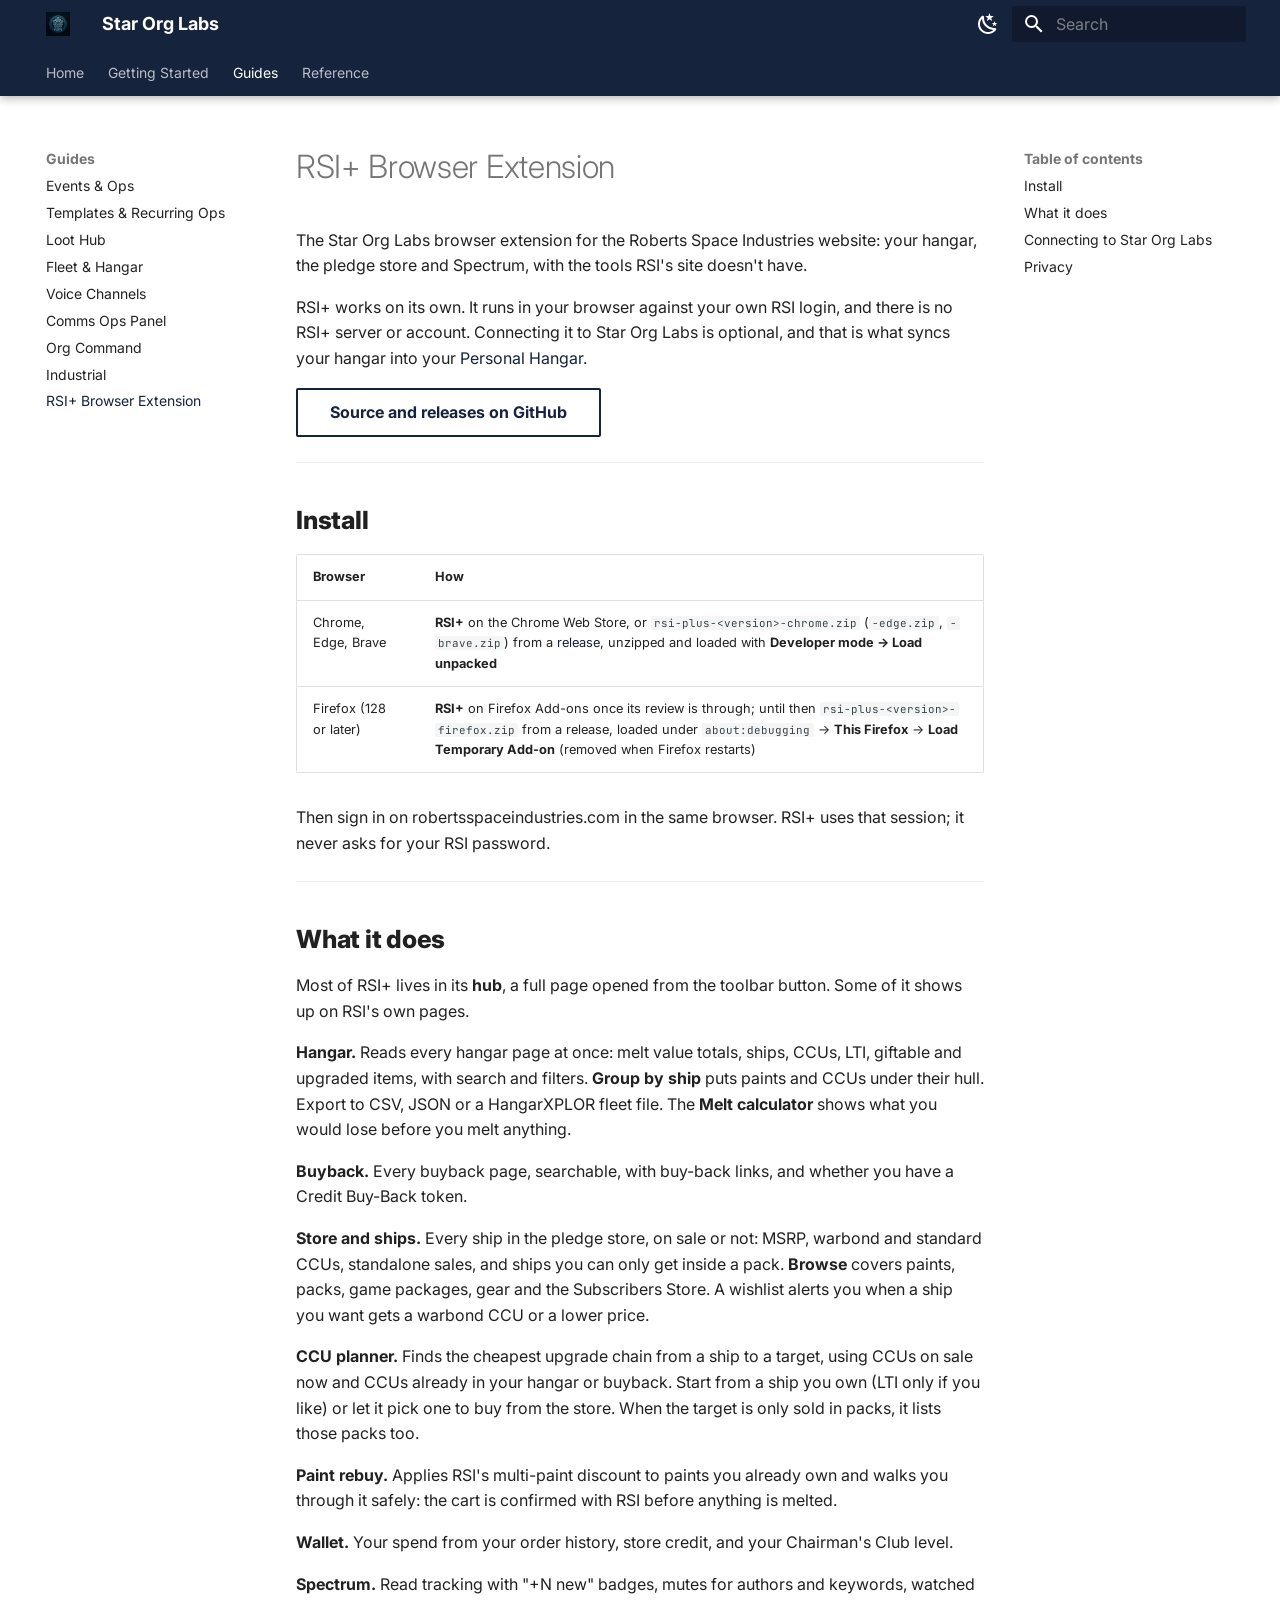
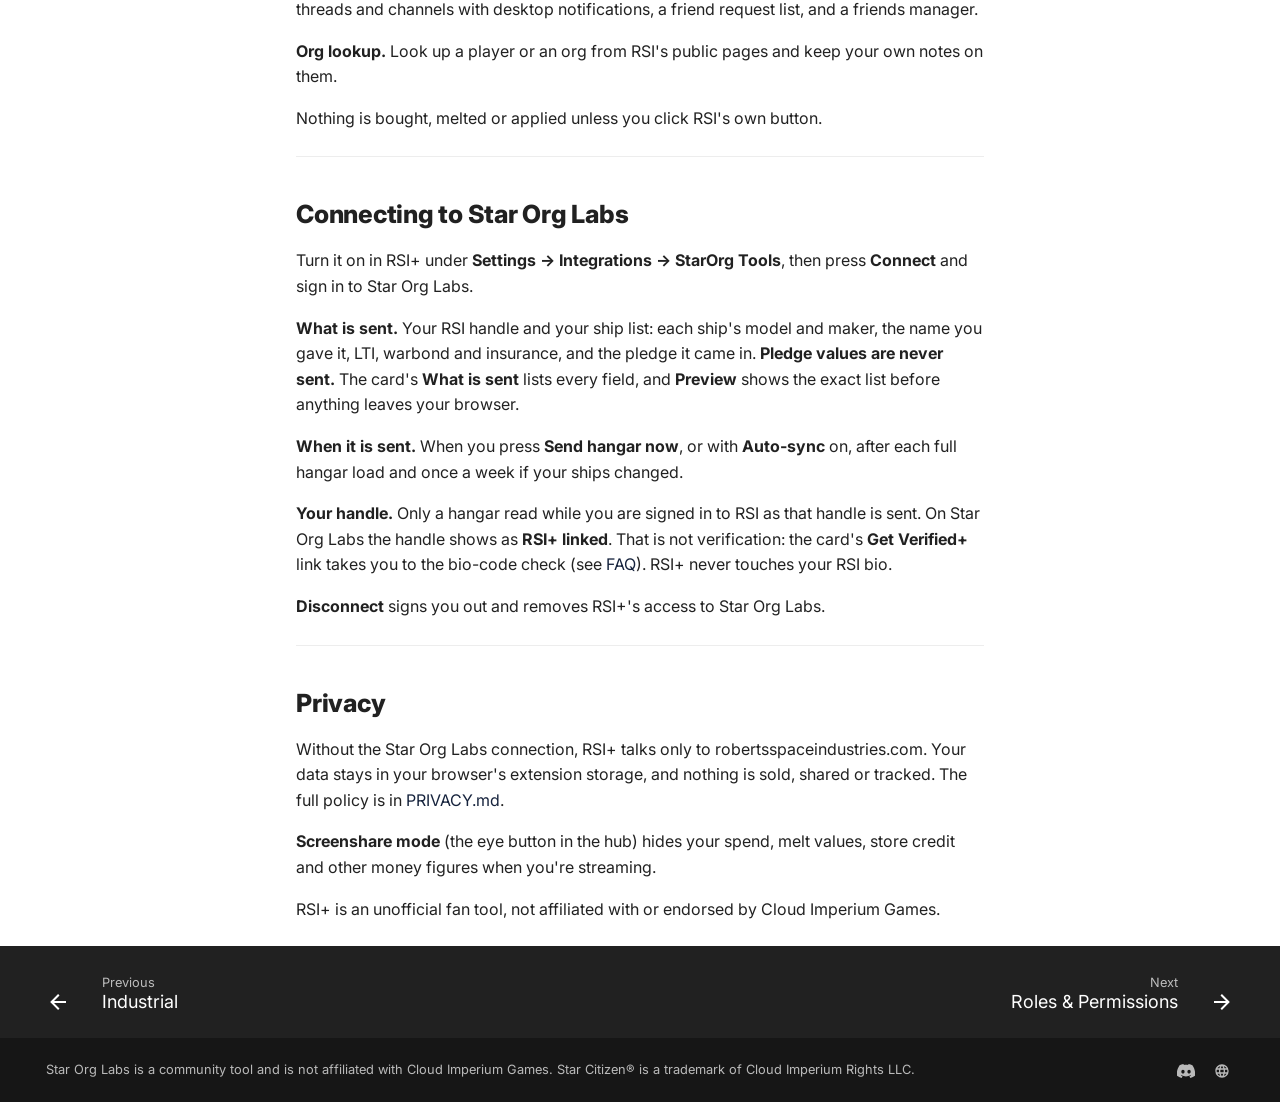
<file: guides/rsi-plus/index.html>
<!doctype html>
<html lang="en" class="no-js">
  <head>
    
      <meta charset="utf-8">
      <meta name="viewport" content="width=device-width,initial-scale=1">
      
        <meta name="description" content="Star Citizen org management — from Discord to a full web command center. Events, fleet, loot, mining, recruitment, and org ops in one place.">
      
      
        <meta name="author" content="Star Org Labs">
      
      
        <link rel="canonical" href="https://wiki.starorg.tools/guides/rsi-plus/">
      
      
        <link rel="prev" href="../industrial/">
      
      
        <link rel="next" href="../../permissions/">
      
      
        
      
      
      <link rel="icon" href="../../assets/logo.png">
      <meta name="generator" content="mkdocs-1.6.1, mkdocs-material-9.8.0">
    
    
      
        <title>RSI+ Browser Extension - Star Org Labs</title>
      
    
    
      <link rel="stylesheet" href="../../assets/stylesheets/main.57a0d79d.min.css">
      
        
        <link rel="stylesheet" href="../../assets/stylesheets/palette.fb2fffe2.min.css">
      
      


    
    
      
    
    
      
        
        
        <link rel="preconnect" href="https://fonts.gstatic.com" crossorigin>
        <link rel="stylesheet" href="https://fonts.googleapis.com/css?family=Inter:300,300i,400,400i,700,700i%7CJetBrains+Mono:400,400i,700,700i&display=fallback">
        <style>:root{--md-text-font:"Inter";--md-code-font:"JetBrains Mono"}</style>
      
    
    
      <link rel="stylesheet" href="../../stylesheets/extra.css">
    
    <script>__md_scope=new URL("../..",location),__md_hash=e=>[...e].reduce(((e,_)=>(e<<5)-e+_.charCodeAt(0)),0),__md_get=(e,_=localStorage,t=__md_scope)=>JSON.parse(_.getItem(t.pathname+"."+e)),__md_set=(e,_,t=localStorage,a=__md_scope)=>{try{t.setItem(a.pathname+"."+e,JSON.stringify(_))}catch(e){}}</script>
    
      

    
    
  </head>
  
  
    
    
      
    
    
    
    
    <body dir="ltr" data-md-color-scheme="slate" data-md-color-primary="custom" data-md-color-accent="custom">
  
    
    <input class="md-toggle" data-md-toggle="drawer" type="checkbox" id="__drawer" autocomplete="off">
    <input class="md-toggle" data-md-toggle="search" type="checkbox" id="__search" autocomplete="off">
    <label class="md-overlay" for="__drawer"></label>
    <div data-md-component="skip">
      
        
        <a href="#rsi-browser-extension" class="md-skip">
          Skip to content
        </a>
      
    </div>
    <div data-md-component="announce">
      
    </div>
    
    
      

  

<header class="md-header md-header--shadow md-header--lifted" data-md-component="header">
  <nav class="md-header__inner md-grid" aria-label="Header">
    <a href="../.." title="Star Org Labs" class="md-header__button md-logo" aria-label="Star Org Labs" data-md-component="logo">
      
  <img src="../../assets/logo.png" alt="logo">

    </a>
    <label class="md-header__button md-icon" for="__drawer">
      
      <svg xmlns="http://www.w3.org/2000/svg" viewBox="0 0 24 24"><path d="M3 6h18v2H3zm0 5h18v2H3zm0 5h18v2H3z"/></svg>
    </label>
    <div class="md-header__title" data-md-component="header-title">
      <div class="md-header__ellipsis">
        <div class="md-header__topic">
          <span class="md-ellipsis">
            Star Org Labs
          </span>
        </div>
        <div class="md-header__topic" data-md-component="header-topic">
          <span class="md-ellipsis">
            
              RSI+ Browser Extension
            
          </span>
        </div>
      </div>
    </div>
    
      
        <form class="md-header__option" data-md-component="palette">
  
    
    
    
    <input class="md-option" data-md-color-media="(prefers-color-scheme: dark)" data-md-color-scheme="slate" data-md-color-primary="custom" data-md-color-accent="custom"  aria-label="Switch to light mode"  type="radio" name="__palette" id="__palette_0">
    
      <label class="md-header__button md-icon" title="Switch to light mode" for="__palette_1" hidden>
        <svg xmlns="http://www.w3.org/2000/svg" viewBox="0 0 24 24"><path d="M12 7a5 5 0 0 1 5 5 5 5 0 0 1-5 5 5 5 0 0 1-5-5 5 5 0 0 1 5-5m0 2a3 3 0 0 0-3 3 3 3 0 0 0 3 3 3 3 0 0 0 3-3 3 3 0 0 0-3-3m0-7 2.39 3.42C13.65 5.15 12.84 5 12 5s-1.65.15-2.39.42zM3.34 7l4.16-.35A7.2 7.2 0 0 0 5.94 8.5c-.44.74-.69 1.5-.83 2.29zm.02 10 1.76-3.77a7.131 7.131 0 0 0 2.38 4.14zM20.65 7l-1.77 3.79a7.02 7.02 0 0 0-2.38-4.15zm-.01 10-4.14.36c.59-.51 1.12-1.14 1.54-1.86.42-.73.69-1.5.83-2.29zM12 22l-2.41-3.44c.74.27 1.55.44 2.41.44.82 0 1.63-.17 2.37-.44z"/></svg>
      </label>
    
  
    
    
    
    <input class="md-option" data-md-color-media="(prefers-color-scheme: light)" data-md-color-scheme="default" data-md-color-primary="custom" data-md-color-accent="custom"  aria-label="Switch to dark mode"  type="radio" name="__palette" id="__palette_1">
    
      <label class="md-header__button md-icon" title="Switch to dark mode" for="__palette_0" hidden>
        <svg xmlns="http://www.w3.org/2000/svg" viewBox="0 0 24 24"><path d="m17.75 4.09-2.53 1.94.91 3.06-2.63-1.81-2.63 1.81.91-3.06-2.53-1.94L12.44 4l1.06-3 1.06 3zm3.5 6.91-1.64 1.25.59 1.98-1.7-1.17-1.7 1.17.59-1.98L15.75 11l2.06-.05L18.5 9l.69 1.95zm-2.28 4.95c.83-.08 1.72 1.1 1.19 1.85-.32.45-.66.87-1.08 1.27C15.17 23 8.84 23 4.94 19.07c-3.91-3.9-3.91-10.24 0-14.14.4-.4.82-.76 1.27-1.08.75-.53 1.93.36 1.85 1.19-.27 2.86.69 5.83 2.89 8.02a9.96 9.96 0 0 0 8.02 2.89m-1.64 2.02a12.08 12.08 0 0 1-7.8-3.47c-2.17-2.19-3.33-5-3.49-7.82-2.81 3.14-2.7 7.96.31 10.98 3.02 3.01 7.84 3.12 10.98.31"/></svg>
      </label>
    
  
</form>
      
    
    
      <script>var palette=__md_get("__palette");if(palette&&palette.color){if("(prefers-color-scheme)"===palette.color.media){var media=matchMedia("(prefers-color-scheme: light)"),input=document.querySelector(media.matches?"[data-md-color-media='(prefers-color-scheme: light)']":"[data-md-color-media='(prefers-color-scheme: dark)']");palette.color.media=input.getAttribute("data-md-color-media"),palette.color.scheme=input.getAttribute("data-md-color-scheme"),palette.color.primary=input.getAttribute("data-md-color-primary"),palette.color.accent=input.getAttribute("data-md-color-accent")}for(var[key,value]of Object.entries(palette.color))document.body.setAttribute("data-md-color-"+key,value)}</script>
    
    
    
      
      
        <label class="md-header__button md-icon" for="__search">
          
          <svg xmlns="http://www.w3.org/2000/svg" viewBox="0 0 24 24"><path d="M9.5 3A6.5 6.5 0 0 1 16 9.5c0 1.61-.59 3.09-1.56 4.23l.27.27h.79l5 5-1.5 1.5-5-5v-.79l-.27-.27A6.52 6.52 0 0 1 9.5 16 6.5 6.5 0 0 1 3 9.5 6.5 6.5 0 0 1 9.5 3m0 2C7 5 5 7 5 9.5S7 14 9.5 14 14 12 14 9.5 12 5 9.5 5"/></svg>
        </label>
        <div class="md-search" data-md-component="search" role="dialog">
  <label class="md-search__overlay" for="__search"></label>
  <div class="md-search__inner" role="search">
    <form class="md-search__form" name="search">
      <input type="text" class="md-search__input" name="query" aria-label="Search" placeholder="Search" autocapitalize="off" autocorrect="off" autocomplete="off" spellcheck="false" data-md-component="search-query" required>
      <label class="md-search__icon md-icon" for="__search">
        
        <svg xmlns="http://www.w3.org/2000/svg" viewBox="0 0 24 24"><path d="M9.5 3A6.5 6.5 0 0 1 16 9.5c0 1.61-.59 3.09-1.56 4.23l.27.27h.79l5 5-1.5 1.5-5-5v-.79l-.27-.27A6.52 6.52 0 0 1 9.5 16 6.5 6.5 0 0 1 3 9.5 6.5 6.5 0 0 1 9.5 3m0 2C7 5 5 7 5 9.5S7 14 9.5 14 14 12 14 9.5 12 5 9.5 5"/></svg>
        
        <svg xmlns="http://www.w3.org/2000/svg" viewBox="0 0 24 24"><path d="M20 11v2H8l5.5 5.5-1.42 1.42L4.16 12l7.92-7.92L13.5 5.5 8 11z"/></svg>
      </label>
      <nav class="md-search__options" aria-label="Search">
        
          <a href="javascript:void(0)" class="md-search__icon md-icon" title="Share" aria-label="Share" data-clipboard data-clipboard-text="" data-md-component="search-share" tabindex="-1">
            
            <svg xmlns="http://www.w3.org/2000/svg" viewBox="0 0 24 24"><path d="M18 16.08c-.76 0-1.44.3-1.96.77L8.91 12.7c.05-.23.09-.46.09-.7s-.04-.47-.09-.7l7.05-4.11c.54.5 1.25.81 2.04.81a3 3 0 0 0 3-3 3 3 0 0 0-3-3 3 3 0 0 0-3 3c0 .24.04.47.09.7L8.04 9.81C7.5 9.31 6.79 9 6 9a3 3 0 0 0-3 3 3 3 0 0 0 3 3c.79 0 1.5-.31 2.04-.81l7.12 4.15c-.05.21-.08.43-.08.66 0 1.61 1.31 2.91 2.92 2.91s2.92-1.3 2.92-2.91A2.92 2.92 0 0 0 18 16.08"/></svg>
          </a>
        
        <button type="reset" class="md-search__icon md-icon" title="Clear" aria-label="Clear" tabindex="-1">
          
          <svg xmlns="http://www.w3.org/2000/svg" viewBox="0 0 24 24"><path d="M19 6.41 17.59 5 12 10.59 6.41 5 5 6.41 10.59 12 5 17.59 6.41 19 12 13.41 17.59 19 19 17.59 13.41 12z"/></svg>
        </button>
      </nav>
      
        <div class="md-search__suggest" data-md-component="search-suggest"></div>
      
    </form>
    <div class="md-search__output">
      <div class="md-search__scrollwrap" tabindex="0" data-md-scrollfix>
        <div class="md-search-result" data-md-component="search-result">
          <div class="md-search-result__meta">
            Initializing search
          </div>
          <ol class="md-search-result__list" role="presentation"></ol>
        </div>
      </div>
    </div>
  </div>
</div>
      
    
    
  </nav>
  
    
      
<nav class="md-tabs" aria-label="Tabs" data-md-component="tabs">
  <div class="md-grid">
    <ul class="md-tabs__list">
      
        
  
  
  
  
    <li class="md-tabs__item">
      <a href="../.." class="md-tabs__link">
        
  
  
    
  
  Home

      </a>
    </li>
  

      
        
  
  
  
  
    <li class="md-tabs__item">
      <a href="../../getting-started/" class="md-tabs__link">
        
  
  
    
  
  Getting Started

      </a>
    </li>
  

      
        
  
  
  
    
  
  
    
    
      <li class="md-tabs__item md-tabs__item--active">
        <a href="../events/" class="md-tabs__link">
          
  
  
  Guides

        </a>
      </li>
    
  

      
        
  
  
  
  
    
    
      <li class="md-tabs__item">
        <a href="../../permissions/" class="md-tabs__link">
          
  
  
  Reference

        </a>
      </li>
    
  

      
    </ul>
  </div>
</nav>
    
  
</header>
    
    <div class="md-container" data-md-component="container">
      
      
        
      
      <main class="md-main" data-md-component="main">
        <div class="md-main__inner md-grid">
          
            
              
              <div class="md-sidebar md-sidebar--primary" data-md-component="sidebar" data-md-type="navigation" >
                <div class="md-sidebar__scrollwrap">
                  <div class="md-sidebar__inner">
                    


  


<nav class="md-nav md-nav--primary md-nav--lifted" aria-label="Navigation" data-md-level="0">
  <label class="md-nav__title" for="__drawer">
    <a href="../.." title="Star Org Labs" class="md-nav__button md-logo" aria-label="Star Org Labs" data-md-component="logo">
      
  <img src="../../assets/logo.png" alt="logo">

    </a>
    Star Org Labs
  </label>
  
  <ul class="md-nav__list" data-md-scrollfix>
    
      
      
  
  
  
  
    <li class="md-nav__item">
      <a href="../.." class="md-nav__link">
        
  
  
  <span class="md-ellipsis">
    
  
    Home
  

    
  </span>
  
  

      </a>
    </li>
  

    
      
      
  
  
  
  
    <li class="md-nav__item">
      <a href="../../getting-started/" class="md-nav__link">
        
  
  
  <span class="md-ellipsis">
    
  
    Getting Started
  

    
  </span>
  
  

      </a>
    </li>
  

    
      
      
  
  
    
  
  
  
    
    
    
    
      
        
        
      
      
        
      
    
    
    <li class="md-nav__item md-nav__item--active md-nav__item--section md-nav__item--nested">
      
        
        
        <input class="md-nav__toggle md-toggle " type="checkbox" id="__nav_3" checked>
        
          
          <label class="md-nav__link" for="__nav_3" id="__nav_3_label" tabindex="">
            
  
  
  <span class="md-ellipsis">
    
  
    Guides
  

    
  </span>
  
  

            <span class="md-nav__icon md-icon"></span>
          </label>
        
        <nav class="md-nav" data-md-level="1" aria-labelledby="__nav_3_label" aria-expanded="true">
          <label class="md-nav__title" for="__nav_3">
            <span class="md-nav__icon md-icon"></span>
            
  
    Guides
  

          </label>
          <ul class="md-nav__list" data-md-scrollfix>
            
              
                
  
  
  
  
    <li class="md-nav__item">
      <a href="../events/" class="md-nav__link">
        
  
  
  <span class="md-ellipsis">
    
  
    Events & Ops
  

    
  </span>
  
  

      </a>
    </li>
  

              
            
              
                
  
  
  
  
    <li class="md-nav__item">
      <a href="../templates-and-recurring/" class="md-nav__link">
        
  
  
  <span class="md-ellipsis">
    
  
    Templates & Recurring Ops
  

    
  </span>
  
  

      </a>
    </li>
  

              
            
              
                
  
  
  
  
    <li class="md-nav__item">
      <a href="../loot/" class="md-nav__link">
        
  
  
  <span class="md-ellipsis">
    
  
    Loot Hub
  

    
  </span>
  
  

      </a>
    </li>
  

              
            
              
                
  
  
  
  
    <li class="md-nav__item">
      <a href="../fleet/" class="md-nav__link">
        
  
  
  <span class="md-ellipsis">
    
  
    Fleet & Hangar
  

    
  </span>
  
  

      </a>
    </li>
  

              
            
              
                
  
  
  
  
    <li class="md-nav__item">
      <a href="../voice/" class="md-nav__link">
        
  
  
  <span class="md-ellipsis">
    
  
    Voice Channels
  

    
  </span>
  
  

      </a>
    </li>
  

              
            
              
                
  
  
  
  
    <li class="md-nav__item">
      <a href="../comms-ops/" class="md-nav__link">
        
  
  
  <span class="md-ellipsis">
    
  
    Comms Ops Panel
  

    
  </span>
  
  

      </a>
    </li>
  

              
            
              
                
  
  
  
  
    <li class="md-nav__item">
      <a href="../org-command/" class="md-nav__link">
        
  
  
  <span class="md-ellipsis">
    
  
    Org Command
  

    
  </span>
  
  

      </a>
    </li>
  

              
            
              
                
  
  
  
  
    <li class="md-nav__item">
      <a href="../industrial/" class="md-nav__link">
        
  
  
  <span class="md-ellipsis">
    
  
    Industrial
  

    
  </span>
  
  

      </a>
    </li>
  

              
            
              
                
  
  
    
  
  
  
    <li class="md-nav__item md-nav__item--active">
      
      <input class="md-nav__toggle md-toggle" type="checkbox" id="__toc">
      
      
        
      
      
        <label class="md-nav__link md-nav__link--active" for="__toc">
          
  
  
  <span class="md-ellipsis">
    
  
    RSI+ Browser Extension
  

    
  </span>
  
  

          <span class="md-nav__icon md-icon"></span>
        </label>
      
      <a href="./" class="md-nav__link md-nav__link--active">
        
  
  
  <span class="md-ellipsis">
    
  
    RSI+ Browser Extension
  

    
  </span>
  
  

      </a>
      
        

<nav class="md-nav md-nav--secondary" aria-label="Table of contents">
  
  
  
    
  
  
    <label class="md-nav__title" for="__toc">
      <span class="md-nav__icon md-icon"></span>
      Table of contents
    </label>
    <ul class="md-nav__list" data-md-component="toc" data-md-scrollfix>
      
        <li class="md-nav__item">
  <a href="#install" class="md-nav__link">
    <span class="md-ellipsis">
      
        Install
      
    </span>
  </a>
  
</li>
      
        <li class="md-nav__item">
  <a href="#what-it-does" class="md-nav__link">
    <span class="md-ellipsis">
      
        What it does
      
    </span>
  </a>
  
</li>
      
        <li class="md-nav__item">
  <a href="#connecting-to-star-org-labs" class="md-nav__link">
    <span class="md-ellipsis">
      
        Connecting to Star Org Labs
      
    </span>
  </a>
  
</li>
      
        <li class="md-nav__item">
  <a href="#privacy" class="md-nav__link">
    <span class="md-ellipsis">
      
        Privacy
      
    </span>
  </a>
  
</li>
      
    </ul>
  
</nav>
      
    </li>
  

              
            
          </ul>
        </nav>
      
    </li>
  

    
      
      
  
  
  
  
    
    
    
    
      
      
        
      
    
    
    <li class="md-nav__item md-nav__item--nested">
      
        
        
        <input class="md-nav__toggle md-toggle " type="checkbox" id="__nav_4" >
        
          
          <label class="md-nav__link" for="__nav_4" id="__nav_4_label" tabindex="0">
            
  
  
  <span class="md-ellipsis">
    
  
    Reference
  

    
  </span>
  
  

            <span class="md-nav__icon md-icon"></span>
          </label>
        
        <nav class="md-nav" data-md-level="1" aria-labelledby="__nav_4_label" aria-expanded="false">
          <label class="md-nav__title" for="__nav_4">
            <span class="md-nav__icon md-icon"></span>
            
  
    Reference
  

          </label>
          <ul class="md-nav__list" data-md-scrollfix>
            
              
                
  
  
  
  
    <li class="md-nav__item">
      <a href="../../permissions/" class="md-nav__link">
        
  
  
  <span class="md-ellipsis">
    
  
    Roles & Permissions
  

    
  </span>
  
  

      </a>
    </li>
  

              
            
              
                
  
  
  
  
    <li class="md-nav__item">
      <a href="../../commands/" class="md-nav__link">
        
  
  
  <span class="md-ellipsis">
    
  
    Discord Commands
  

    
  </span>
  
  

      </a>
    </li>
  

              
            
              
                
  
  
  
  
    <li class="md-nav__item">
      <a href="../../faq/" class="md-nav__link">
        
  
  
  <span class="md-ellipsis">
    
  
    FAQ
  

    
  </span>
  
  

      </a>
    </li>
  

              
            
          </ul>
        </nav>
      
    </li>
  

    
  </ul>
</nav>
                  </div>
                </div>
              </div>
            
            
              
              <div class="md-sidebar md-sidebar--secondary" data-md-component="sidebar" data-md-type="toc" >
                <div class="md-sidebar__scrollwrap">
                  <div class="md-sidebar__inner">
                    

<nav class="md-nav md-nav--secondary" aria-label="Table of contents">
  
  
  
    
  
  
    <label class="md-nav__title" for="__toc">
      <span class="md-nav__icon md-icon"></span>
      Table of contents
    </label>
    <ul class="md-nav__list" data-md-component="toc" data-md-scrollfix>
      
        <li class="md-nav__item">
  <a href="#install" class="md-nav__link">
    <span class="md-ellipsis">
      
        Install
      
    </span>
  </a>
  
</li>
      
        <li class="md-nav__item">
  <a href="#what-it-does" class="md-nav__link">
    <span class="md-ellipsis">
      
        What it does
      
    </span>
  </a>
  
</li>
      
        <li class="md-nav__item">
  <a href="#connecting-to-star-org-labs" class="md-nav__link">
    <span class="md-ellipsis">
      
        Connecting to Star Org Labs
      
    </span>
  </a>
  
</li>
      
        <li class="md-nav__item">
  <a href="#privacy" class="md-nav__link">
    <span class="md-ellipsis">
      
        Privacy
      
    </span>
  </a>
  
</li>
      
    </ul>
  
</nav>
                  </div>
                </div>
              </div>
            
          
          
            <div class="md-content" data-md-component="content">
              
              <article class="md-content__inner md-typeset">
                
                  



<h1 id="rsi-browser-extension">RSI+ Browser Extension<a class="headerlink" href="#rsi-browser-extension" title="Permanent link">&para;</a></h1>
<p>The Star Org Labs browser extension for the Roberts Space Industries website: your hangar,
the pledge store and Spectrum, with the tools RSI's site doesn't have.</p>
<p>RSI+ works on its own. It runs in your browser against your own RSI login, and there is no
RSI+ server or account. Connecting it to Star Org Labs is optional, and that is what syncs
your hangar into your <a href="../fleet/">Personal Hangar</a>.</p>
<p><a class="md-button" href="https://github.com/voidput/rsi-plus">Source and releases on GitHub</a></p>
<hr />
<h2 id="install">Install<a class="headerlink" href="#install" title="Permanent link">&para;</a></h2>
<table>
<thead>
<tr>
<th>Browser</th>
<th>How</th>
</tr>
</thead>
<tbody>
<tr>
<td>Chrome, Edge, Brave</td>
<td><strong>RSI+</strong> on the Chrome Web Store, or <code>rsi-plus-&lt;version&gt;-chrome.zip</code> (<code>-edge.zip</code>, <code>-brave.zip</code>) from a <a href="https://github.com/voidput/rsi-plus/releases">release</a>, unzipped and loaded with <strong>Developer mode → Load unpacked</strong></td>
</tr>
<tr>
<td>Firefox (128 or later)</td>
<td><strong>RSI+</strong> on Firefox Add-ons once its review is through; until then <code>rsi-plus-&lt;version&gt;-firefox.zip</code> from a release, loaded under <code>about:debugging</code> → <strong>This Firefox</strong> → <strong>Load Temporary Add-on</strong> (removed when Firefox restarts)</td>
</tr>
</tbody>
</table>
<p>Then sign in on robertsspaceindustries.com in the same browser. RSI+ uses that session; it
never asks for your RSI password.</p>
<hr />
<h2 id="what-it-does">What it does<a class="headerlink" href="#what-it-does" title="Permanent link">&para;</a></h2>
<p>Most of RSI+ lives in its <strong>hub</strong>, a full page opened from the toolbar button. Some of it shows
up on RSI's own pages.</p>
<p><strong>Hangar.</strong> Reads every hangar page at once: melt value totals, ships, CCUs, LTI, giftable and
upgraded items, with search and filters. <strong>Group by ship</strong> puts paints and CCUs under their hull.
Export to CSV, JSON or a HangarXPLOR fleet file. The <strong>Melt calculator</strong> shows what you would
lose before you melt anything.</p>
<p><strong>Buyback.</strong> Every buyback page, searchable, with buy-back links, and whether you have a Credit
Buy-Back token.</p>
<p><strong>Store and ships.</strong> Every ship in the pledge store, on sale or not: MSRP, warbond and standard
CCUs, standalone sales, and ships you can only get inside a pack. <strong>Browse</strong> covers paints,
packs, game packages, gear and the Subscribers Store. A wishlist alerts you when a ship you want
gets a warbond CCU or a lower price.</p>
<p><strong>CCU planner.</strong> Finds the cheapest upgrade chain from a ship to a target, using CCUs on sale now
and CCUs already in your hangar or buyback. Start from a ship you own (LTI only if you like) or
let it pick one to buy from the store. When the target is only sold in packs, it lists those
packs too.</p>
<p><strong>Paint rebuy.</strong> Applies RSI's multi-paint discount to paints you already own and walks you
through it safely: the cart is confirmed with RSI before anything is melted.</p>
<p><strong>Wallet.</strong> Your spend from your order history, store credit, and your Chairman's Club level.</p>
<p><strong>Spectrum.</strong> Read tracking with "+N new" badges, mutes for authors and keywords, watched threads
and channels with desktop notifications, a friend request list, and a friends manager.</p>
<p><strong>Org lookup.</strong> Look up a player or an org from RSI's public pages and keep your own notes on
them.</p>
<p>Nothing is bought, melted or applied unless you click RSI's own button.</p>
<hr />
<h2 id="connecting-to-star-org-labs">Connecting to Star Org Labs<a class="headerlink" href="#connecting-to-star-org-labs" title="Permanent link">&para;</a></h2>
<p>Turn it on in RSI+ under <strong>Settings → Integrations → StarOrg Tools</strong>, then press <strong>Connect</strong> and
sign in to Star Org Labs.</p>
<p><strong>What is sent.</strong> Your RSI handle and your ship list: each ship's model and maker, the name you
gave it, LTI, warbond and insurance, and the pledge it came in. <strong>Pledge values are never sent.</strong>
The card's <strong>What is sent</strong> lists every field, and <strong>Preview</strong> shows the exact list before
anything leaves your browser.</p>
<p><strong>When it is sent.</strong> When you press <strong>Send hangar now</strong>, or with <strong>Auto-sync</strong> on, after each full
hangar load and once a week if your ships changed.</p>
<p><strong>Your handle.</strong> Only a hangar read while you are signed in to RSI as that handle is sent. On
Star Org Labs the handle shows as <strong>RSI+ linked</strong>. That is not verification: the card's
<strong>Get Verified+</strong> link takes you to the bio-code check (see <a href="../../faq/">FAQ</a>). RSI+ never
touches your RSI bio.</p>
<p><strong>Disconnect</strong> signs you out and removes RSI+'s access to Star Org Labs.</p>
<hr />
<h2 id="privacy">Privacy<a class="headerlink" href="#privacy" title="Permanent link">&para;</a></h2>
<p>Without the Star Org Labs connection, RSI+ talks only to robertsspaceindustries.com. Your data
stays in your browser's extension storage, and nothing is sold, shared or tracked. The full
policy is in <a href="https://github.com/voidput/rsi-plus/blob/main/PRIVACY.md">PRIVACY.md</a>.</p>
<p><strong>Screenshare mode</strong> (the eye button in the hub) hides your spend, melt values, store credit and
other money figures when you're streaming.</p>
<p>RSI+ is an unofficial fan tool, not affiliated with or endorsed by Cloud Imperium Games.</p>







  
  






                
              </article>
            </div>
          
          
  <script>var tabs=__md_get("__tabs");if(Array.isArray(tabs))e:for(var set of document.querySelectorAll(".tabbed-set")){var labels=set.querySelector(".tabbed-labels");for(var tab of tabs)for(var label of labels.getElementsByTagName("label"))if(label.innerText.trim()===tab){var input=document.getElementById(label.htmlFor);input.checked=!0;continue e}}</script>

<script>var target=document.getElementById(location.hash.slice(1));target&&target.name&&(target.checked=target.name.startsWith("__tabbed_"))</script>
        </div>
        
          <button type="button" class="md-top md-icon" data-md-component="top" hidden>
  
  <svg xmlns="http://www.w3.org/2000/svg" viewBox="0 0 24 24"><path d="M13 20h-2V8l-5.5 5.5-1.42-1.42L12 4.16l7.92 7.92-1.42 1.42L13 8z"/></svg>
  Back to top
</button>
        
      </main>
      
        <footer class="md-footer">
  
    
      
      <nav class="md-footer__inner md-grid" aria-label="Footer" >
        
          
          <a href="../industrial/" class="md-footer__link md-footer__link--prev" aria-label="Previous: Industrial">
            <div class="md-footer__button md-icon">
              
              <svg xmlns="http://www.w3.org/2000/svg" viewBox="0 0 24 24"><path d="M20 11v2H8l5.5 5.5-1.42 1.42L4.16 12l7.92-7.92L13.5 5.5 8 11z"/></svg>
            </div>
            <div class="md-footer__title">
              <span class="md-footer__direction">
                Previous
              </span>
              <div class="md-ellipsis">
                Industrial
              </div>
            </div>
          </a>
        
        
          
          <a href="../../permissions/" class="md-footer__link md-footer__link--next" aria-label="Next: Roles &amp; Permissions">
            <div class="md-footer__title">
              <span class="md-footer__direction">
                Next
              </span>
              <div class="md-ellipsis">
                Roles & Permissions
              </div>
            </div>
            <div class="md-footer__button md-icon">
              
              <svg xmlns="http://www.w3.org/2000/svg" viewBox="0 0 24 24"><path d="M4 11v2h12l-5.5 5.5 1.42 1.42L19.84 12l-7.92-7.92L10.5 5.5 16 11z"/></svg>
            </div>
          </a>
        
      </nav>
    
  
  <div class="md-footer-meta md-typeset">
    <div class="md-footer-meta__inner md-grid">
      <div class="md-copyright">
  
    <div class="md-copyright__highlight">
      Star Org Labs is a community tool and is not affiliated with Cloud Imperium Games. Star Citizen® is a trademark of Cloud Imperium Rights LLC.
    </div>
  
  
</div>
      
        
<div class="md-social">
  
    
    
    
    
    <a href="https://discord.gg/BtJST8Hj7E" target="_blank" rel="noopener" title="Star Org Labs Discord" class="md-social__link">
      <svg xmlns="http://www.w3.org/2000/svg" viewBox="0 0 576 512"><!--! Font Awesome Free 7.1.0 by @fontawesome - https://fontawesome.com License - https://fontawesome.com/license/free (Icons: CC BY 4.0, Fonts: SIL OFL 1.1, Code: MIT License) Copyright 2025 Fonticons, Inc.--><path d="M492.5 69.8c-.2-.3-.4-.6-.8-.7-38.1-17.5-78.4-30-119.7-37.1-.4-.1-.8 0-1.1.1s-.6.4-.8.8c-5.5 9.9-10.5 20.2-14.9 30.6-44.6-6.8-89.9-6.8-134.4 0-4.5-10.5-9.5-20.7-15.1-30.6-.2-.3-.5-.6-.8-.8s-.7-.2-1.1-.2C162.5 39 122.2 51.5 84.1 69c-.3.1-.6.4-.8.7C7.1 183.5-13.8 294.6-3.6 404.2c0 .3.1.5.2.8s.3.4.5.6c44.4 32.9 94 58 146.8 74.2.4.1.8.1 1.1 0s.7-.4.9-.7c11.3-15.4 21.4-31.8 30-48.8.1-.2.2-.5.2-.8s0-.5-.1-.8-.2-.5-.4-.6-.4-.3-.7-.4c-15.8-6.1-31.2-13.4-45.9-21.9-.3-.2-.5-.4-.7-.6s-.3-.6-.3-.9 0-.6.2-.9.3-.5.6-.7c3.1-2.3 6.2-4.7 9.1-7.1.3-.2.6-.4.9-.4s.7 0 1 .1c96.2 43.9 200.4 43.9 295.5 0 .3-.1.7-.2 1-.2s.7.2.9.4c2.9 2.4 6 4.9 9.1 7.2.2.2.4.4.6.7s.2.6.2.9-.1.6-.3.9-.4.5-.6.6c-14.7 8.6-30 15.9-45.9 21.8-.2.1-.5.2-.7.4s-.3.4-.4.7-.1.5-.1.8.1.5.2.8c8.8 17 18.8 33.3 30 48.8.2.3.6.6.9.7s.8.1 1.1 0c52.9-16.2 102.6-41.3 147.1-74.2.2-.2.4-.4.5-.6s.2-.5.2-.8c12.3-126.8-20.5-236.9-86.9-334.5zm-302 267.7c-29 0-52.8-26.6-52.8-59.2s23.4-59.2 52.8-59.2c29.7 0 53.3 26.8 52.8 59.2 0 32.7-23.4 59.2-52.8 59.2m195.4 0c-29 0-52.8-26.6-52.8-59.2s23.4-59.2 52.8-59.2c29.7 0 53.3 26.8 52.8 59.2 0 32.7-23.2 59.2-52.8 59.2"/></svg>
    </a>
  
    
    
    
    
    <a href="https://starorg.tools" target="_blank" rel="noopener" title="starorg.tools" class="md-social__link">
      <svg xmlns="http://www.w3.org/2000/svg" viewBox="0 0 24 24"><path d="M16.36 14c.08-.66.14-1.32.14-2s-.06-1.34-.14-2h3.38c.16.64.26 1.31.26 2s-.1 1.36-.26 2m-5.15 5.56c.6-1.11 1.06-2.31 1.38-3.56h2.95a8.03 8.03 0 0 1-4.33 3.56M14.34 14H9.66c-.1-.66-.16-1.32-.16-2s.06-1.35.16-2h4.68c.09.65.16 1.32.16 2s-.07 1.34-.16 2M12 19.96c-.83-1.2-1.5-2.53-1.91-3.96h3.82c-.41 1.43-1.08 2.76-1.91 3.96M8 8H5.08A7.92 7.92 0 0 1 9.4 4.44C8.8 5.55 8.35 6.75 8 8m-2.92 8H8c.35 1.25.8 2.45 1.4 3.56A8 8 0 0 1 5.08 16m-.82-2C4.1 13.36 4 12.69 4 12s.1-1.36.26-2h3.38c-.08.66-.14 1.32-.14 2s.06 1.34.14 2M12 4.03c.83 1.2 1.5 2.54 1.91 3.97h-3.82c.41-1.43 1.08-2.77 1.91-3.97M18.92 8h-2.95a15.7 15.7 0 0 0-1.38-3.56c1.84.63 3.37 1.9 4.33 3.56M12 2C6.47 2 2 6.5 2 12a10 10 0 0 0 10 10 10 10 0 0 0 10-10A10 10 0 0 0 12 2"/></svg>
    </a>
  
</div>
      
    </div>
  </div>
</footer>
      
    </div>
    <div class="md-dialog" data-md-component="dialog">
      <div class="md-dialog__inner md-typeset"></div>
    </div>
    
      <div class="md-progress" data-md-component="progress" role="progressbar"></div>
    
    
    
      
      
      <script id="__config" type="application/json">{"annotate": null, "base": "../..", "features": ["navigation.tabs", "navigation.tabs.sticky", "navigation.top", "navigation.instant", "navigation.instant.progress", "navigation.footer", "navigation.sections", "search.suggest", "search.highlight", "search.share", "content.code.copy", "content.tabs.link", "toc.follow"], "search": "../../assets/javascripts/workers/search.a7633da7.min.js", "tags": null, "translations": {"clipboard.copied": "Copied to clipboard", "clipboard.copy": "Copy to clipboard", "search.result.more.one": "1 more on this page", "search.result.more.other": "# more on this page", "search.result.none": "No matching documents", "search.result.one": "1 matching document", "search.result.other": "# matching documents", "search.result.placeholder": "Type to start searching", "search.result.term.missing": "Missing", "select.version": "Select version"}, "version": null}</script>
    
    
      <script src="../../assets/javascripts/bundle.c21346df.min.js"></script>
      
    
  </body>
</html>
</file>
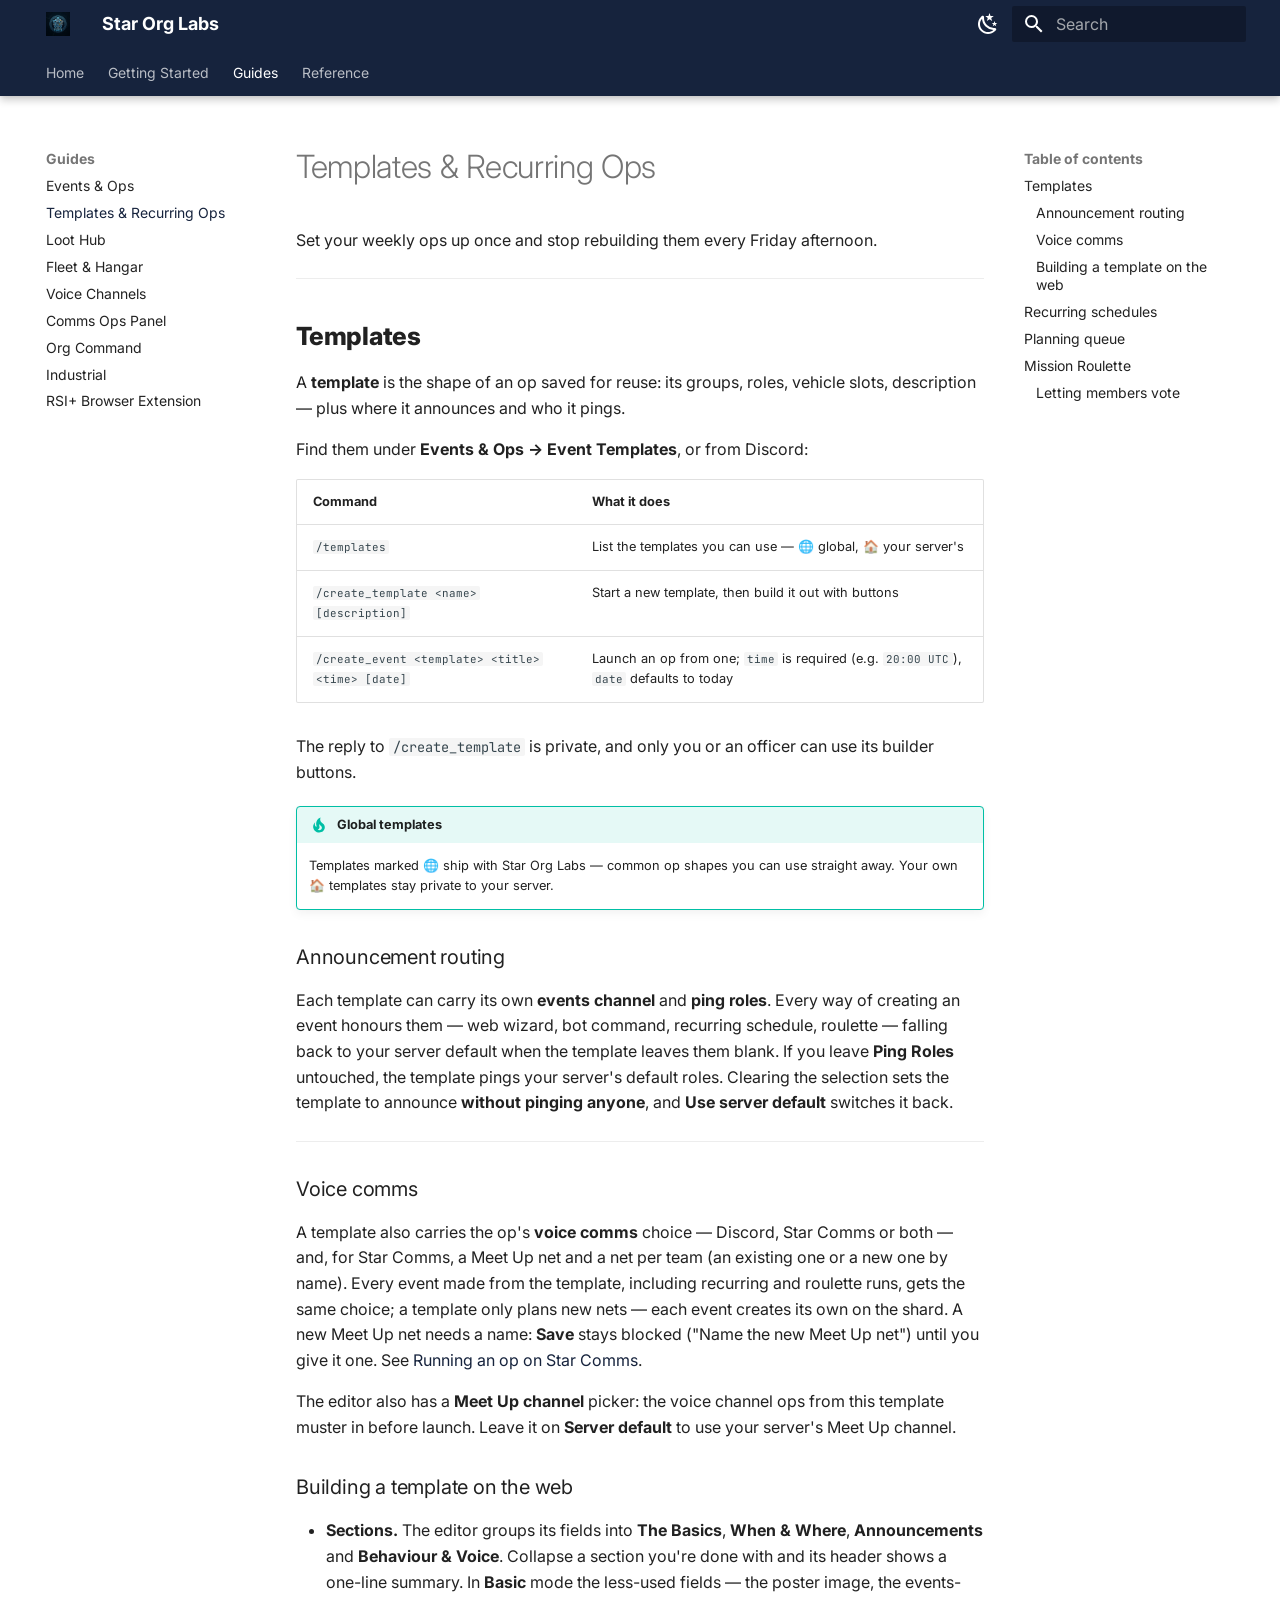
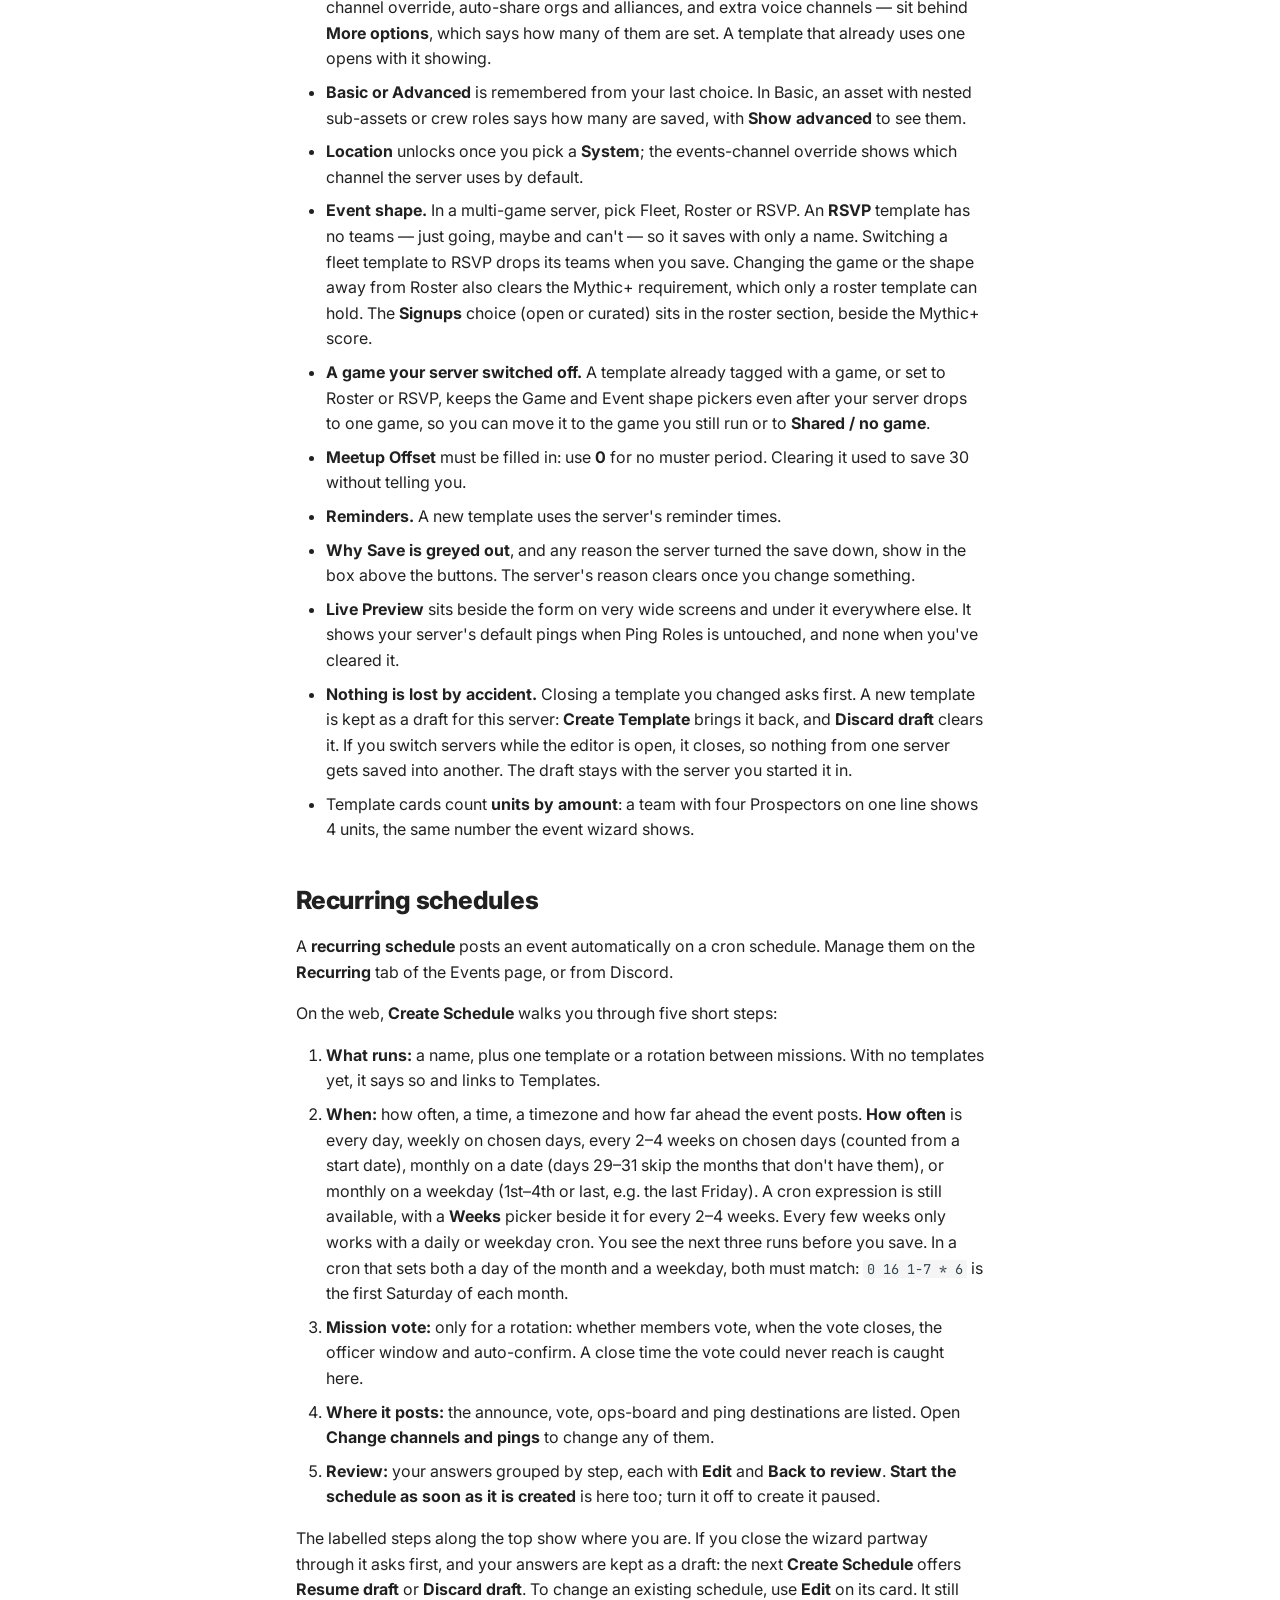
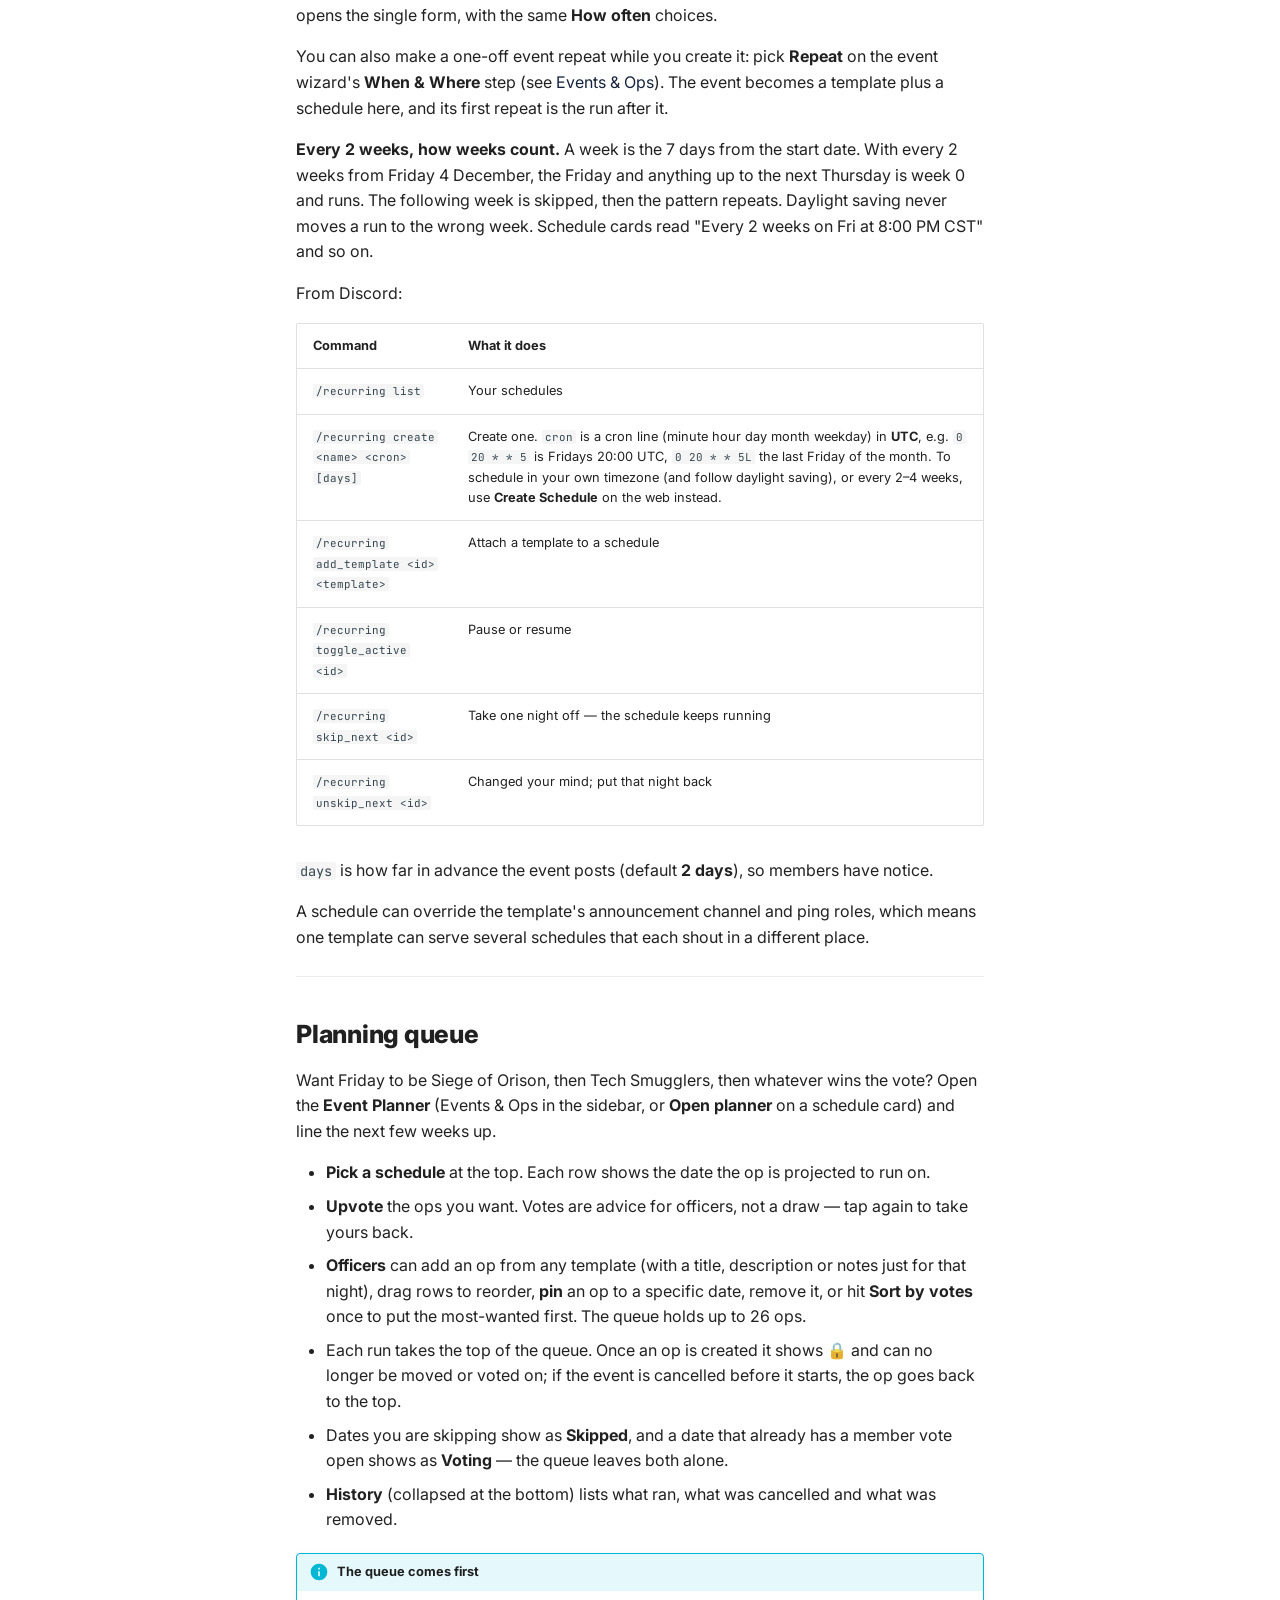
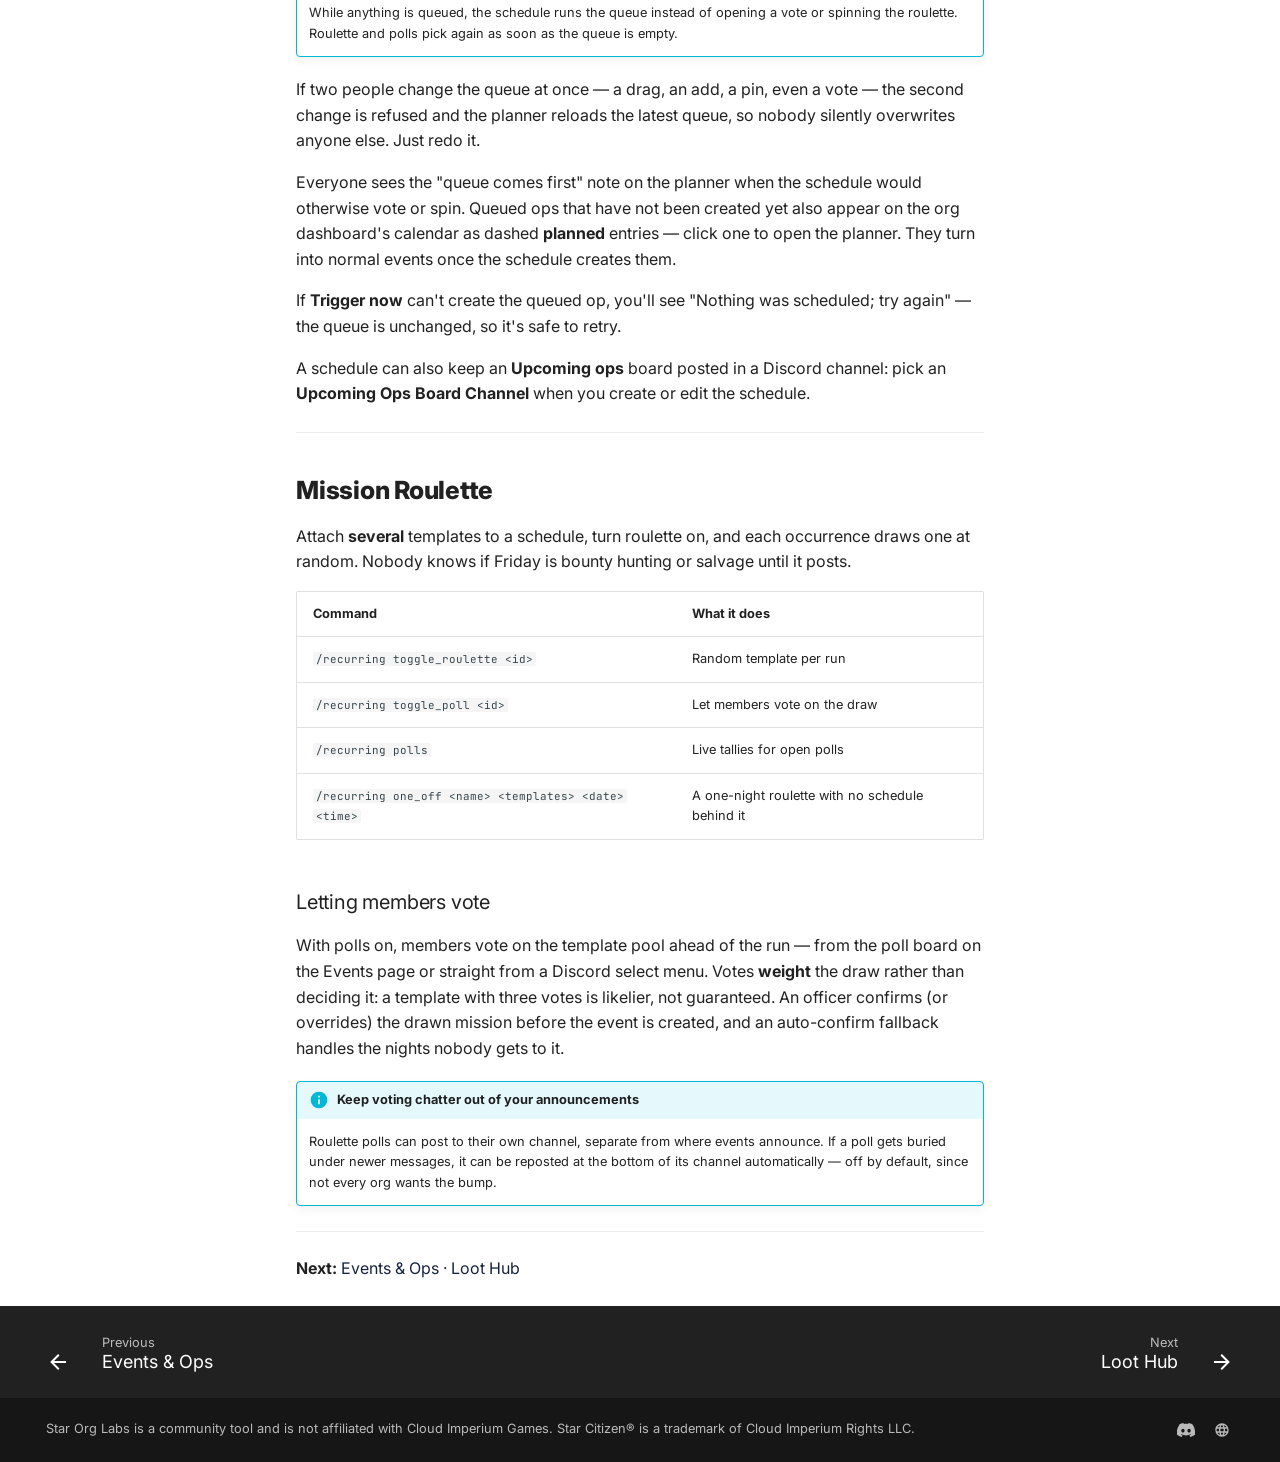
<file: guides/templates-and-recurring/index.html>
<!doctype html>
<html lang="en" class="no-js">
  <head>
    
      <meta charset="utf-8">
      <meta name="viewport" content="width=device-width,initial-scale=1">
      
        <meta name="description" content="Star Citizen org management — from Discord to a full web command center. Events, fleet, loot, mining, recruitment, and org ops in one place.">
      
      
        <meta name="author" content="Star Org Labs">
      
      
        <link rel="canonical" href="https://wiki.starorg.tools/guides/templates-and-recurring/">
      
      
        <link rel="prev" href="../events/">
      
      
        <link rel="next" href="../loot/">
      
      
        
      
      
      <link rel="icon" href="../../assets/logo.png">
      <meta name="generator" content="mkdocs-1.6.1, mkdocs-material-9.8.0">
    
    
      
        <title>Templates & Recurring Ops - Star Org Labs</title>
      
    
    
      <link rel="stylesheet" href="../../assets/stylesheets/main.57a0d79d.min.css">
      
        
        <link rel="stylesheet" href="../../assets/stylesheets/palette.fb2fffe2.min.css">
      
      


    
    
      
    
    
      
        
        
        <link rel="preconnect" href="https://fonts.gstatic.com" crossorigin>
        <link rel="stylesheet" href="https://fonts.googleapis.com/css?family=Inter:300,300i,400,400i,700,700i%7CJetBrains+Mono:400,400i,700,700i&display=fallback">
        <style>:root{--md-text-font:"Inter";--md-code-font:"JetBrains Mono"}</style>
      
    
    
      <link rel="stylesheet" href="../../stylesheets/extra.css">
    
    <script>__md_scope=new URL("../..",location),__md_hash=e=>[...e].reduce(((e,_)=>(e<<5)-e+_.charCodeAt(0)),0),__md_get=(e,_=localStorage,t=__md_scope)=>JSON.parse(_.getItem(t.pathname+"."+e)),__md_set=(e,_,t=localStorage,a=__md_scope)=>{try{t.setItem(a.pathname+"."+e,JSON.stringify(_))}catch(e){}}</script>
    
      

    
    
  </head>
  
  
    
    
      
    
    
    
    
    <body dir="ltr" data-md-color-scheme="slate" data-md-color-primary="custom" data-md-color-accent="custom">
  
    
    <input class="md-toggle" data-md-toggle="drawer" type="checkbox" id="__drawer" autocomplete="off">
    <input class="md-toggle" data-md-toggle="search" type="checkbox" id="__search" autocomplete="off">
    <label class="md-overlay" for="__drawer"></label>
    <div data-md-component="skip">
      
        
        <a href="#templates-recurring-ops" class="md-skip">
          Skip to content
        </a>
      
    </div>
    <div data-md-component="announce">
      
    </div>
    
    
      

  

<header class="md-header md-header--shadow md-header--lifted" data-md-component="header">
  <nav class="md-header__inner md-grid" aria-label="Header">
    <a href="../.." title="Star Org Labs" class="md-header__button md-logo" aria-label="Star Org Labs" data-md-component="logo">
      
  <img src="../../assets/logo.png" alt="logo">

    </a>
    <label class="md-header__button md-icon" for="__drawer">
      
      <svg xmlns="http://www.w3.org/2000/svg" viewBox="0 0 24 24"><path d="M3 6h18v2H3zm0 5h18v2H3zm0 5h18v2H3z"/></svg>
    </label>
    <div class="md-header__title" data-md-component="header-title">
      <div class="md-header__ellipsis">
        <div class="md-header__topic">
          <span class="md-ellipsis">
            Star Org Labs
          </span>
        </div>
        <div class="md-header__topic" data-md-component="header-topic">
          <span class="md-ellipsis">
            
              Templates & Recurring Ops
            
          </span>
        </div>
      </div>
    </div>
    
      
        <form class="md-header__option" data-md-component="palette">
  
    
    
    
    <input class="md-option" data-md-color-media="(prefers-color-scheme: dark)" data-md-color-scheme="slate" data-md-color-primary="custom" data-md-color-accent="custom"  aria-label="Switch to light mode"  type="radio" name="__palette" id="__palette_0">
    
      <label class="md-header__button md-icon" title="Switch to light mode" for="__palette_1" hidden>
        <svg xmlns="http://www.w3.org/2000/svg" viewBox="0 0 24 24"><path d="M12 7a5 5 0 0 1 5 5 5 5 0 0 1-5 5 5 5 0 0 1-5-5 5 5 0 0 1 5-5m0 2a3 3 0 0 0-3 3 3 3 0 0 0 3 3 3 3 0 0 0 3-3 3 3 0 0 0-3-3m0-7 2.39 3.42C13.65 5.15 12.84 5 12 5s-1.65.15-2.39.42zM3.34 7l4.16-.35A7.2 7.2 0 0 0 5.94 8.5c-.44.74-.69 1.5-.83 2.29zm.02 10 1.76-3.77a7.131 7.131 0 0 0 2.38 4.14zM20.65 7l-1.77 3.79a7.02 7.02 0 0 0-2.38-4.15zm-.01 10-4.14.36c.59-.51 1.12-1.14 1.54-1.86.42-.73.69-1.5.83-2.29zM12 22l-2.41-3.44c.74.27 1.55.44 2.41.44.82 0 1.63-.17 2.37-.44z"/></svg>
      </label>
    
  
    
    
    
    <input class="md-option" data-md-color-media="(prefers-color-scheme: light)" data-md-color-scheme="default" data-md-color-primary="custom" data-md-color-accent="custom"  aria-label="Switch to dark mode"  type="radio" name="__palette" id="__palette_1">
    
      <label class="md-header__button md-icon" title="Switch to dark mode" for="__palette_0" hidden>
        <svg xmlns="http://www.w3.org/2000/svg" viewBox="0 0 24 24"><path d="m17.75 4.09-2.53 1.94.91 3.06-2.63-1.81-2.63 1.81.91-3.06-2.53-1.94L12.44 4l1.06-3 1.06 3zm3.5 6.91-1.64 1.25.59 1.98-1.7-1.17-1.7 1.17.59-1.98L15.75 11l2.06-.05L18.5 9l.69 1.95zm-2.28 4.95c.83-.08 1.72 1.1 1.19 1.85-.32.45-.66.87-1.08 1.27C15.17 23 8.84 23 4.94 19.07c-3.91-3.9-3.91-10.24 0-14.14.4-.4.82-.76 1.27-1.08.75-.53 1.93.36 1.85 1.19-.27 2.86.69 5.83 2.89 8.02a9.96 9.96 0 0 0 8.02 2.89m-1.64 2.02a12.08 12.08 0 0 1-7.8-3.47c-2.17-2.19-3.33-5-3.49-7.82-2.81 3.14-2.7 7.96.31 10.98 3.02 3.01 7.84 3.12 10.98.31"/></svg>
      </label>
    
  
</form>
      
    
    
      <script>var palette=__md_get("__palette");if(palette&&palette.color){if("(prefers-color-scheme)"===palette.color.media){var media=matchMedia("(prefers-color-scheme: light)"),input=document.querySelector(media.matches?"[data-md-color-media='(prefers-color-scheme: light)']":"[data-md-color-media='(prefers-color-scheme: dark)']");palette.color.media=input.getAttribute("data-md-color-media"),palette.color.scheme=input.getAttribute("data-md-color-scheme"),palette.color.primary=input.getAttribute("data-md-color-primary"),palette.color.accent=input.getAttribute("data-md-color-accent")}for(var[key,value]of Object.entries(palette.color))document.body.setAttribute("data-md-color-"+key,value)}</script>
    
    
    
      
      
        <label class="md-header__button md-icon" for="__search">
          
          <svg xmlns="http://www.w3.org/2000/svg" viewBox="0 0 24 24"><path d="M9.5 3A6.5 6.5 0 0 1 16 9.5c0 1.61-.59 3.09-1.56 4.23l.27.27h.79l5 5-1.5 1.5-5-5v-.79l-.27-.27A6.52 6.52 0 0 1 9.5 16 6.5 6.5 0 0 1 3 9.5 6.5 6.5 0 0 1 9.5 3m0 2C7 5 5 7 5 9.5S7 14 9.5 14 14 12 14 9.5 12 5 9.5 5"/></svg>
        </label>
        <div class="md-search" data-md-component="search" role="dialog">
  <label class="md-search__overlay" for="__search"></label>
  <div class="md-search__inner" role="search">
    <form class="md-search__form" name="search">
      <input type="text" class="md-search__input" name="query" aria-label="Search" placeholder="Search" autocapitalize="off" autocorrect="off" autocomplete="off" spellcheck="false" data-md-component="search-query" required>
      <label class="md-search__icon md-icon" for="__search">
        
        <svg xmlns="http://www.w3.org/2000/svg" viewBox="0 0 24 24"><path d="M9.5 3A6.5 6.5 0 0 1 16 9.5c0 1.61-.59 3.09-1.56 4.23l.27.27h.79l5 5-1.5 1.5-5-5v-.79l-.27-.27A6.52 6.52 0 0 1 9.5 16 6.5 6.5 0 0 1 3 9.5 6.5 6.5 0 0 1 9.5 3m0 2C7 5 5 7 5 9.5S7 14 9.5 14 14 12 14 9.5 12 5 9.5 5"/></svg>
        
        <svg xmlns="http://www.w3.org/2000/svg" viewBox="0 0 24 24"><path d="M20 11v2H8l5.5 5.5-1.42 1.42L4.16 12l7.92-7.92L13.5 5.5 8 11z"/></svg>
      </label>
      <nav class="md-search__options" aria-label="Search">
        
          <a href="javascript:void(0)" class="md-search__icon md-icon" title="Share" aria-label="Share" data-clipboard data-clipboard-text="" data-md-component="search-share" tabindex="-1">
            
            <svg xmlns="http://www.w3.org/2000/svg" viewBox="0 0 24 24"><path d="M18 16.08c-.76 0-1.44.3-1.96.77L8.91 12.7c.05-.23.09-.46.09-.7s-.04-.47-.09-.7l7.05-4.11c.54.5 1.25.81 2.04.81a3 3 0 0 0 3-3 3 3 0 0 0-3-3 3 3 0 0 0-3 3c0 .24.04.47.09.7L8.04 9.81C7.5 9.31 6.79 9 6 9a3 3 0 0 0-3 3 3 3 0 0 0 3 3c.79 0 1.5-.31 2.04-.81l7.12 4.15c-.05.21-.08.43-.08.66 0 1.61 1.31 2.91 2.92 2.91s2.92-1.3 2.92-2.91A2.92 2.92 0 0 0 18 16.08"/></svg>
          </a>
        
        <button type="reset" class="md-search__icon md-icon" title="Clear" aria-label="Clear" tabindex="-1">
          
          <svg xmlns="http://www.w3.org/2000/svg" viewBox="0 0 24 24"><path d="M19 6.41 17.59 5 12 10.59 6.41 5 5 6.41 10.59 12 5 17.59 6.41 19 12 13.41 17.59 19 19 17.59 13.41 12z"/></svg>
        </button>
      </nav>
      
        <div class="md-search__suggest" data-md-component="search-suggest"></div>
      
    </form>
    <div class="md-search__output">
      <div class="md-search__scrollwrap" tabindex="0" data-md-scrollfix>
        <div class="md-search-result" data-md-component="search-result">
          <div class="md-search-result__meta">
            Initializing search
          </div>
          <ol class="md-search-result__list" role="presentation"></ol>
        </div>
      </div>
    </div>
  </div>
</div>
      
    
    
  </nav>
  
    
      
<nav class="md-tabs" aria-label="Tabs" data-md-component="tabs">
  <div class="md-grid">
    <ul class="md-tabs__list">
      
        
  
  
  
  
    <li class="md-tabs__item">
      <a href="../.." class="md-tabs__link">
        
  
  
    
  
  Home

      </a>
    </li>
  

      
        
  
  
  
  
    <li class="md-tabs__item">
      <a href="../../getting-started/" class="md-tabs__link">
        
  
  
    
  
  Getting Started

      </a>
    </li>
  

      
        
  
  
  
    
  
  
    
    
      <li class="md-tabs__item md-tabs__item--active">
        <a href="../events/" class="md-tabs__link">
          
  
  
  Guides

        </a>
      </li>
    
  

      
        
  
  
  
  
    
    
      <li class="md-tabs__item">
        <a href="../../permissions/" class="md-tabs__link">
          
  
  
  Reference

        </a>
      </li>
    
  

      
    </ul>
  </div>
</nav>
    
  
</header>
    
    <div class="md-container" data-md-component="container">
      
      
        
      
      <main class="md-main" data-md-component="main">
        <div class="md-main__inner md-grid">
          
            
              
              <div class="md-sidebar md-sidebar--primary" data-md-component="sidebar" data-md-type="navigation" >
                <div class="md-sidebar__scrollwrap">
                  <div class="md-sidebar__inner">
                    


  


<nav class="md-nav md-nav--primary md-nav--lifted" aria-label="Navigation" data-md-level="0">
  <label class="md-nav__title" for="__drawer">
    <a href="../.." title="Star Org Labs" class="md-nav__button md-logo" aria-label="Star Org Labs" data-md-component="logo">
      
  <img src="../../assets/logo.png" alt="logo">

    </a>
    Star Org Labs
  </label>
  
  <ul class="md-nav__list" data-md-scrollfix>
    
      
      
  
  
  
  
    <li class="md-nav__item">
      <a href="../.." class="md-nav__link">
        
  
  
  <span class="md-ellipsis">
    
  
    Home
  

    
  </span>
  
  

      </a>
    </li>
  

    
      
      
  
  
  
  
    <li class="md-nav__item">
      <a href="../../getting-started/" class="md-nav__link">
        
  
  
  <span class="md-ellipsis">
    
  
    Getting Started
  

    
  </span>
  
  

      </a>
    </li>
  

    
      
      
  
  
    
  
  
  
    
    
    
    
      
        
        
      
      
        
      
    
    
    <li class="md-nav__item md-nav__item--active md-nav__item--section md-nav__item--nested">
      
        
        
        <input class="md-nav__toggle md-toggle " type="checkbox" id="__nav_3" checked>
        
          
          <label class="md-nav__link" for="__nav_3" id="__nav_3_label" tabindex="">
            
  
  
  <span class="md-ellipsis">
    
  
    Guides
  

    
  </span>
  
  

            <span class="md-nav__icon md-icon"></span>
          </label>
        
        <nav class="md-nav" data-md-level="1" aria-labelledby="__nav_3_label" aria-expanded="true">
          <label class="md-nav__title" for="__nav_3">
            <span class="md-nav__icon md-icon"></span>
            
  
    Guides
  

          </label>
          <ul class="md-nav__list" data-md-scrollfix>
            
              
                
  
  
  
  
    <li class="md-nav__item">
      <a href="../events/" class="md-nav__link">
        
  
  
  <span class="md-ellipsis">
    
  
    Events & Ops
  

    
  </span>
  
  

      </a>
    </li>
  

              
            
              
                
  
  
    
  
  
  
    <li class="md-nav__item md-nav__item--active">
      
      <input class="md-nav__toggle md-toggle" type="checkbox" id="__toc">
      
      
        
      
      
        <label class="md-nav__link md-nav__link--active" for="__toc">
          
  
  
  <span class="md-ellipsis">
    
  
    Templates & Recurring Ops
  

    
  </span>
  
  

          <span class="md-nav__icon md-icon"></span>
        </label>
      
      <a href="./" class="md-nav__link md-nav__link--active">
        
  
  
  <span class="md-ellipsis">
    
  
    Templates & Recurring Ops
  

    
  </span>
  
  

      </a>
      
        

<nav class="md-nav md-nav--secondary" aria-label="Table of contents">
  
  
  
    
  
  
    <label class="md-nav__title" for="__toc">
      <span class="md-nav__icon md-icon"></span>
      Table of contents
    </label>
    <ul class="md-nav__list" data-md-component="toc" data-md-scrollfix>
      
        <li class="md-nav__item">
  <a href="#templates" class="md-nav__link">
    <span class="md-ellipsis">
      
        Templates
      
    </span>
  </a>
  
    <nav class="md-nav" aria-label="Templates">
      <ul class="md-nav__list">
        
          <li class="md-nav__item">
  <a href="#announcement-routing" class="md-nav__link">
    <span class="md-ellipsis">
      
        Announcement routing
      
    </span>
  </a>
  
</li>
        
          <li class="md-nav__item">
  <a href="#voice-comms" class="md-nav__link">
    <span class="md-ellipsis">
      
        Voice comms
      
    </span>
  </a>
  
</li>
        
          <li class="md-nav__item">
  <a href="#building-a-template-on-the-web" class="md-nav__link">
    <span class="md-ellipsis">
      
        Building a template on the web
      
    </span>
  </a>
  
</li>
        
      </ul>
    </nav>
  
</li>
      
        <li class="md-nav__item">
  <a href="#recurring-schedules" class="md-nav__link">
    <span class="md-ellipsis">
      
        Recurring schedules
      
    </span>
  </a>
  
</li>
      
        <li class="md-nav__item">
  <a href="#planning-queue" class="md-nav__link">
    <span class="md-ellipsis">
      
        Planning queue
      
    </span>
  </a>
  
</li>
      
        <li class="md-nav__item">
  <a href="#mission-roulette" class="md-nav__link">
    <span class="md-ellipsis">
      
        Mission Roulette
      
    </span>
  </a>
  
    <nav class="md-nav" aria-label="Mission Roulette">
      <ul class="md-nav__list">
        
          <li class="md-nav__item">
  <a href="#letting-members-vote" class="md-nav__link">
    <span class="md-ellipsis">
      
        Letting members vote
      
    </span>
  </a>
  
</li>
        
      </ul>
    </nav>
  
</li>
      
    </ul>
  
</nav>
      
    </li>
  

              
            
              
                
  
  
  
  
    <li class="md-nav__item">
      <a href="../loot/" class="md-nav__link">
        
  
  
  <span class="md-ellipsis">
    
  
    Loot Hub
  

    
  </span>
  
  

      </a>
    </li>
  

              
            
              
                
  
  
  
  
    <li class="md-nav__item">
      <a href="../fleet/" class="md-nav__link">
        
  
  
  <span class="md-ellipsis">
    
  
    Fleet & Hangar
  

    
  </span>
  
  

      </a>
    </li>
  

              
            
              
                
  
  
  
  
    <li class="md-nav__item">
      <a href="../voice/" class="md-nav__link">
        
  
  
  <span class="md-ellipsis">
    
  
    Voice Channels
  

    
  </span>
  
  

      </a>
    </li>
  

              
            
              
                
  
  
  
  
    <li class="md-nav__item">
      <a href="../comms-ops/" class="md-nav__link">
        
  
  
  <span class="md-ellipsis">
    
  
    Comms Ops Panel
  

    
  </span>
  
  

      </a>
    </li>
  

              
            
              
                
  
  
  
  
    <li class="md-nav__item">
      <a href="../org-command/" class="md-nav__link">
        
  
  
  <span class="md-ellipsis">
    
  
    Org Command
  

    
  </span>
  
  

      </a>
    </li>
  

              
            
              
                
  
  
  
  
    <li class="md-nav__item">
      <a href="../industrial/" class="md-nav__link">
        
  
  
  <span class="md-ellipsis">
    
  
    Industrial
  

    
  </span>
  
  

      </a>
    </li>
  

              
            
              
                
  
  
  
  
    <li class="md-nav__item">
      <a href="../rsi-plus/" class="md-nav__link">
        
  
  
  <span class="md-ellipsis">
    
  
    RSI+ Browser Extension
  

    
  </span>
  
  

      </a>
    </li>
  

              
            
          </ul>
        </nav>
      
    </li>
  

    
      
      
  
  
  
  
    
    
    
    
      
      
        
      
    
    
    <li class="md-nav__item md-nav__item--nested">
      
        
        
        <input class="md-nav__toggle md-toggle " type="checkbox" id="__nav_4" >
        
          
          <label class="md-nav__link" for="__nav_4" id="__nav_4_label" tabindex="0">
            
  
  
  <span class="md-ellipsis">
    
  
    Reference
  

    
  </span>
  
  

            <span class="md-nav__icon md-icon"></span>
          </label>
        
        <nav class="md-nav" data-md-level="1" aria-labelledby="__nav_4_label" aria-expanded="false">
          <label class="md-nav__title" for="__nav_4">
            <span class="md-nav__icon md-icon"></span>
            
  
    Reference
  

          </label>
          <ul class="md-nav__list" data-md-scrollfix>
            
              
                
  
  
  
  
    <li class="md-nav__item">
      <a href="../../permissions/" class="md-nav__link">
        
  
  
  <span class="md-ellipsis">
    
  
    Roles & Permissions
  

    
  </span>
  
  

      </a>
    </li>
  

              
            
              
                
  
  
  
  
    <li class="md-nav__item">
      <a href="../../commands/" class="md-nav__link">
        
  
  
  <span class="md-ellipsis">
    
  
    Discord Commands
  

    
  </span>
  
  

      </a>
    </li>
  

              
            
              
                
  
  
  
  
    <li class="md-nav__item">
      <a href="../../faq/" class="md-nav__link">
        
  
  
  <span class="md-ellipsis">
    
  
    FAQ
  

    
  </span>
  
  

      </a>
    </li>
  

              
            
          </ul>
        </nav>
      
    </li>
  

    
  </ul>
</nav>
                  </div>
                </div>
              </div>
            
            
              
              <div class="md-sidebar md-sidebar--secondary" data-md-component="sidebar" data-md-type="toc" >
                <div class="md-sidebar__scrollwrap">
                  <div class="md-sidebar__inner">
                    

<nav class="md-nav md-nav--secondary" aria-label="Table of contents">
  
  
  
    
  
  
    <label class="md-nav__title" for="__toc">
      <span class="md-nav__icon md-icon"></span>
      Table of contents
    </label>
    <ul class="md-nav__list" data-md-component="toc" data-md-scrollfix>
      
        <li class="md-nav__item">
  <a href="#templates" class="md-nav__link">
    <span class="md-ellipsis">
      
        Templates
      
    </span>
  </a>
  
    <nav class="md-nav" aria-label="Templates">
      <ul class="md-nav__list">
        
          <li class="md-nav__item">
  <a href="#announcement-routing" class="md-nav__link">
    <span class="md-ellipsis">
      
        Announcement routing
      
    </span>
  </a>
  
</li>
        
          <li class="md-nav__item">
  <a href="#voice-comms" class="md-nav__link">
    <span class="md-ellipsis">
      
        Voice comms
      
    </span>
  </a>
  
</li>
        
          <li class="md-nav__item">
  <a href="#building-a-template-on-the-web" class="md-nav__link">
    <span class="md-ellipsis">
      
        Building a template on the web
      
    </span>
  </a>
  
</li>
        
      </ul>
    </nav>
  
</li>
      
        <li class="md-nav__item">
  <a href="#recurring-schedules" class="md-nav__link">
    <span class="md-ellipsis">
      
        Recurring schedules
      
    </span>
  </a>
  
</li>
      
        <li class="md-nav__item">
  <a href="#planning-queue" class="md-nav__link">
    <span class="md-ellipsis">
      
        Planning queue
      
    </span>
  </a>
  
</li>
      
        <li class="md-nav__item">
  <a href="#mission-roulette" class="md-nav__link">
    <span class="md-ellipsis">
      
        Mission Roulette
      
    </span>
  </a>
  
    <nav class="md-nav" aria-label="Mission Roulette">
      <ul class="md-nav__list">
        
          <li class="md-nav__item">
  <a href="#letting-members-vote" class="md-nav__link">
    <span class="md-ellipsis">
      
        Letting members vote
      
    </span>
  </a>
  
</li>
        
      </ul>
    </nav>
  
</li>
      
    </ul>
  
</nav>
                  </div>
                </div>
              </div>
            
          
          
            <div class="md-content" data-md-component="content">
              
              <article class="md-content__inner md-typeset">
                
                  



<h1 id="templates-recurring-ops">Templates &amp; Recurring Ops<a class="headerlink" href="#templates-recurring-ops" title="Permanent link">&para;</a></h1>
<p>Set your weekly ops up once and stop rebuilding them every Friday afternoon.</p>
<hr />
<h2 id="templates">Templates<a class="headerlink" href="#templates" title="Permanent link">&para;</a></h2>
<p>A <strong>template</strong> is the shape of an op saved for reuse: its groups, roles, vehicle slots,
description — plus where it announces and who it pings.</p>
<p>Find them under <strong>Events &amp; Ops → Event Templates</strong>, or from Discord:</p>
<table>
<thead>
<tr>
<th>Command</th>
<th>What it does</th>
</tr>
</thead>
<tbody>
<tr>
<td><code>/templates</code></td>
<td>List the templates you can use — 🌐 global, 🏠 your server's</td>
</tr>
<tr>
<td><code>/create_template &lt;name&gt; [description]</code></td>
<td>Start a new template, then build it out with buttons</td>
</tr>
<tr>
<td><code>/create_event &lt;template&gt; &lt;title&gt; &lt;time&gt; [date]</code></td>
<td>Launch an op from one; <code>time</code> is required (e.g. <code>20:00 UTC</code>), <code>date</code> defaults to today</td>
</tr>
</tbody>
</table>
<p>The reply to <code>/create_template</code> is private, and only you or an officer can use its builder
buttons.</p>
<div class="admonition tip">
<p class="admonition-title">Global templates</p>
<p>Templates marked 🌐 ship with Star Org Labs — common op shapes you can use straight
away. Your own 🏠 templates stay private to your server.</p>
</div>
<h3 id="announcement-routing">Announcement routing<a class="headerlink" href="#announcement-routing" title="Permanent link">&para;</a></h3>
<p>Each template can carry its own <strong>events channel</strong> and <strong>ping roles</strong>. Every way of creating
an event honours them — web wizard, bot command, recurring schedule, roulette — falling back
to your server default when the template leaves them blank. If you leave <strong>Ping Roles</strong> untouched, the
template pings your server's default roles. Clearing the selection sets the template to
announce <strong>without pinging anyone</strong>, and <strong>Use server default</strong> switches it back.</p>
<hr />
<h3 id="voice-comms">Voice comms<a class="headerlink" href="#voice-comms" title="Permanent link">&para;</a></h3>
<p>A template also carries the op's <strong>voice comms</strong> choice — Discord, Star Comms or both — and,
for Star Comms, a Meet Up net and a net per team (an existing one or a new one by name). Every
event made from the template, including recurring and roulette runs, gets the same choice; a
template only plans new nets — each event creates its own on the shard. A new Meet Up net needs
a name: <strong>Save</strong> stays blocked ("Name the new Meet Up net") until you give it one. See
<a href="../comms-ops/#running-an-op-on-star-comms">Running an op on Star Comms</a>.</p>
<p>The editor also has a <strong>Meet Up channel</strong> picker: the voice channel ops from this template
muster in before launch. Leave it on <strong>Server default</strong> to use your server's Meet Up channel.</p>
<h3 id="building-a-template-on-the-web">Building a template on the web<a class="headerlink" href="#building-a-template-on-the-web" title="Permanent link">&para;</a></h3>
<ul>
<li><strong>Sections.</strong> The editor groups its fields into <strong>The Basics</strong>, <strong>When &amp; Where</strong>,
  <strong>Announcements</strong> and <strong>Behaviour &amp; Voice</strong>. Collapse a section you're done with and its
  header shows a one-line summary. In <strong>Basic</strong> mode the less-used fields — the poster image,
  the events-channel override, auto-share orgs and alliances, and extra voice channels — sit
  behind <strong>More options</strong>, which says how many of them are set. A template that already uses
  one opens with it showing.</li>
<li><strong>Basic or Advanced</strong> is remembered from your last choice. In Basic, an asset with nested
  sub-assets or crew roles says how many are saved, with <strong>Show advanced</strong> to see them.</li>
<li><strong>Location</strong> unlocks once you pick a <strong>System</strong>; the events-channel override shows which
  channel the server uses by default.</li>
<li><strong>Event shape.</strong> In a multi-game server, pick Fleet, Roster or RSVP. An <strong>RSVP</strong> template
  has no teams — just going, maybe and can't — so it saves with only a name. Switching a
  fleet template to RSVP drops its teams when you save. Changing the game or the shape away
  from Roster also clears the Mythic+ requirement, which only a roster template can hold.
  The <strong>Signups</strong> choice (open or curated) sits in the roster section, beside the Mythic+
  score.</li>
<li><strong>A game your server switched off.</strong> A template already tagged with a game, or set to
  Roster or RSVP, keeps the Game and Event shape pickers even after your server drops to one
  game, so you can move it to the game you still run or to <strong>Shared / no game</strong>.</li>
<li><strong>Meetup Offset</strong> must be filled in: use <strong>0</strong> for no muster period. Clearing it used to
  save 30 without telling you.</li>
<li><strong>Reminders.</strong> A new template uses the server's reminder times.</li>
<li><strong>Why Save is greyed out</strong>, and any reason the server turned the save down, show in the
  box above the buttons. The server's reason clears once you change something.</li>
<li><strong>Live Preview</strong> sits beside the form on very wide screens and under it everywhere else.
  It shows your server's default pings when Ping Roles is untouched, and none when you've
  cleared it.</li>
<li><strong>Nothing is lost by accident.</strong> Closing a template you changed asks first. A new template
  is kept as a draft for this server: <strong>Create Template</strong> brings it back, and <strong>Discard
  draft</strong> clears it. If you switch servers while the editor is open, it closes, so nothing
  from one server gets saved into another. The draft stays with the server you started it
  in.</li>
<li>Template cards count <strong>units by amount</strong>: a team with four Prospectors on one line shows
  4 units, the same number the event wizard shows.</li>
</ul>
<h2 id="recurring-schedules">Recurring schedules<a class="headerlink" href="#recurring-schedules" title="Permanent link">&para;</a></h2>
<p>A <strong>recurring schedule</strong> posts an event automatically on a cron schedule. Manage them on the
<strong>Recurring</strong> tab of the Events page, or from Discord.</p>
<p>On the web, <strong>Create Schedule</strong> walks you through five short steps:</p>
<ol>
<li><strong>What runs:</strong> a name, plus one template or a rotation between missions. With no templates
   yet, it says so and links to Templates.</li>
<li><strong>When:</strong> how often, a time, a timezone and how far ahead the event posts. <strong>How often</strong> is
   every day, weekly on chosen days, every 2–4 weeks on chosen days (counted from a start date),
   monthly on a date (days 29–31 skip the months that don't have them), or monthly on a weekday
   (1st–4th or last, e.g. the last Friday). A cron expression is still available, with a
   <strong>Weeks</strong> picker beside it for every 2–4 weeks. Every few weeks only works with a daily or
   weekday cron. You see the next three runs before you save. In a cron that sets both a day of
   the month and a weekday, both must match: <code>0 16 1-7 * 6</code> is the first Saturday of each month.</li>
<li><strong>Mission vote:</strong> only for a rotation: whether members vote, when the vote closes, the officer
   window and auto-confirm. A close time the vote could never reach is caught here.</li>
<li><strong>Where it posts:</strong> the announce, vote, ops-board and ping destinations are listed. Open
   <strong>Change channels and pings</strong> to change any of them.</li>
<li><strong>Review:</strong> your answers grouped by step, each with <strong>Edit</strong> and <strong>Back to review</strong>. <strong>Start
   the schedule as soon as it is created</strong> is here too; turn it off to create it paused.</li>
</ol>
<p>The labelled steps along the top show where you are. If you close the wizard partway through it
asks first, and your answers are kept as a draft: the next <strong>Create Schedule</strong> offers <strong>Resume
draft</strong> or <strong>Discard draft</strong>. To change an existing schedule, use <strong>Edit</strong> on its card. It
still opens the single form, with the same <strong>How often</strong> choices.</p>
<p>You can also make a one-off event repeat while you create it: pick <strong>Repeat</strong> on the event
wizard's <strong>When &amp; Where</strong> step (see <a href="../events/#1-plan-the-op">Events &amp; Ops</a>). The event becomes a
template plus a schedule here, and its first repeat is the run after it.</p>
<p><strong>Every 2 weeks, how weeks count.</strong> A week is the 7 days from the start date. With every 2 weeks
from Friday 4 December, the Friday and anything up to the next Thursday is week 0 and runs. The
following week is skipped, then the pattern repeats. Daylight saving never moves a run to the
wrong week. Schedule cards read "Every 2 weeks on Fri at 8:00 PM CST" and so on.</p>
<p>From Discord:</p>
<table>
<thead>
<tr>
<th>Command</th>
<th>What it does</th>
</tr>
</thead>
<tbody>
<tr>
<td><code>/recurring list</code></td>
<td>Your schedules</td>
</tr>
<tr>
<td><code>/recurring create &lt;name&gt; &lt;cron&gt; [days]</code></td>
<td>Create one. <code>cron</code> is a cron line (minute hour day month weekday) in <strong>UTC</strong>, e.g. <code>0 20 * * 5</code> is Fridays 20:00 UTC, <code>0 20 * * 5L</code> the last Friday of the month. To schedule in your own timezone (and follow daylight saving), or every 2–4 weeks, use <strong>Create Schedule</strong> on the web instead.</td>
</tr>
<tr>
<td><code>/recurring add_template &lt;id&gt; &lt;template&gt;</code></td>
<td>Attach a template to a schedule</td>
</tr>
<tr>
<td><code>/recurring toggle_active &lt;id&gt;</code></td>
<td>Pause or resume</td>
</tr>
<tr>
<td><code>/recurring skip_next &lt;id&gt;</code></td>
<td>Take one night off — the schedule keeps running</td>
</tr>
<tr>
<td><code>/recurring unskip_next &lt;id&gt;</code></td>
<td>Changed your mind; put that night back</td>
</tr>
</tbody>
</table>
<p><code>days</code> is how far in advance the event posts (default <strong>2 days</strong>), so members have notice.</p>
<p>A schedule can override the template's announcement channel and ping roles, which means one
template can serve several schedules that each shout in a different place.</p>
<hr />
<h2 id="planning-queue">Planning queue<a class="headerlink" href="#planning-queue" title="Permanent link">&para;</a></h2>
<p>Want Friday to be Siege of Orison, then Tech Smugglers, then whatever wins the vote? Open the
<strong>Event Planner</strong> (Events &amp; Ops in the sidebar, or <strong>Open planner</strong> on a schedule card) and
line the next few weeks up.</p>
<ul>
<li><strong>Pick a schedule</strong> at the top. Each row shows the date the op is projected to run on.</li>
<li><strong>Upvote</strong> the ops you want. Votes are advice for officers, not a draw — tap again to take
  yours back.</li>
<li><strong>Officers</strong> can add an op from any template (with a title, description or notes just for
  that night), drag rows to reorder, <strong>pin</strong> an op to a specific date, remove it, or hit
  <strong>Sort by votes</strong> once to put the most-wanted first. The queue holds up to 26 ops.</li>
<li>Each run takes the top of the queue. Once an op is created it shows 🔒 and can no longer be
  moved or voted on; if the event is cancelled before it starts, the op goes back to the top.</li>
<li>Dates you are skipping show as <strong>Skipped</strong>, and a date that already has a member vote open
  shows as <strong>Voting</strong> — the queue leaves both alone.</li>
<li><strong>History</strong> (collapsed at the bottom) lists what ran, what was cancelled and what was
  removed.</li>
</ul>
<div class="admonition info">
<p class="admonition-title">The queue comes first</p>
<p>While anything is queued, the schedule runs the queue instead of opening a vote or
spinning the roulette. Roulette and polls pick again as soon as the queue is empty.</p>
</div>
<p>If two people change the queue at once — a drag, an add, a pin, even a vote — the second
change is refused and the planner reloads the latest queue, so nobody silently overwrites
anyone else. Just redo it.</p>
<p>Everyone sees the "queue comes first" note on the planner when the schedule would otherwise
vote or spin. Queued ops that have not been created yet also appear on the org dashboard's
calendar as dashed <strong>planned</strong> entries — click one to open the planner. They turn into
normal events once the schedule creates them.</p>
<p>If <strong>Trigger now</strong> can't create the queued op, you'll see "Nothing was scheduled; try
again" — the queue is unchanged, so it's safe to retry.</p>
<p>A schedule can also keep an <strong>Upcoming ops</strong> board posted in a Discord channel: pick an
<strong>Upcoming Ops Board Channel</strong> when you create or edit the schedule.</p>
<hr />
<h2 id="mission-roulette">Mission Roulette<a class="headerlink" href="#mission-roulette" title="Permanent link">&para;</a></h2>
<p>Attach <strong>several</strong> templates to a schedule, turn roulette on, and each occurrence draws one
at random. Nobody knows if Friday is bounty hunting or salvage until it posts.</p>
<table>
<thead>
<tr>
<th>Command</th>
<th>What it does</th>
</tr>
</thead>
<tbody>
<tr>
<td><code>/recurring toggle_roulette &lt;id&gt;</code></td>
<td>Random template per run</td>
</tr>
<tr>
<td><code>/recurring toggle_poll &lt;id&gt;</code></td>
<td>Let members vote on the draw</td>
</tr>
<tr>
<td><code>/recurring polls</code></td>
<td>Live tallies for open polls</td>
</tr>
<tr>
<td><code>/recurring one_off &lt;name&gt; &lt;templates&gt; &lt;date&gt; &lt;time&gt;</code></td>
<td>A one-night roulette with no schedule behind it</td>
</tr>
</tbody>
</table>
<h3 id="letting-members-vote">Letting members vote<a class="headerlink" href="#letting-members-vote" title="Permanent link">&para;</a></h3>
<p>With polls on, members vote on the template pool ahead of the run — from the poll board on
the Events page or straight from a Discord select menu. Votes <strong>weight</strong> the draw rather than
deciding it: a template with three votes is likelier, not guaranteed. An officer confirms
(or overrides) the drawn mission before the event is created, and an auto-confirm fallback
handles the nights nobody gets to it.</p>
<div class="admonition info">
<p class="admonition-title">Keep voting chatter out of your announcements</p>
<p>Roulette polls can post to their own channel, separate from where events announce. If a
poll gets buried under newer messages, it can be reposted at the bottom of its channel
automatically — off by default, since not every org wants the bump.</p>
</div>
<hr />
<p><strong>Next:</strong> <a href="../events/">Events &amp; Ops</a> · <a href="../loot/">Loot Hub</a></p>







  
  






                
              </article>
            </div>
          
          
  <script>var tabs=__md_get("__tabs");if(Array.isArray(tabs))e:for(var set of document.querySelectorAll(".tabbed-set")){var labels=set.querySelector(".tabbed-labels");for(var tab of tabs)for(var label of labels.getElementsByTagName("label"))if(label.innerText.trim()===tab){var input=document.getElementById(label.htmlFor);input.checked=!0;continue e}}</script>

<script>var target=document.getElementById(location.hash.slice(1));target&&target.name&&(target.checked=target.name.startsWith("__tabbed_"))</script>
        </div>
        
          <button type="button" class="md-top md-icon" data-md-component="top" hidden>
  
  <svg xmlns="http://www.w3.org/2000/svg" viewBox="0 0 24 24"><path d="M13 20h-2V8l-5.5 5.5-1.42-1.42L12 4.16l7.92 7.92-1.42 1.42L13 8z"/></svg>
  Back to top
</button>
        
      </main>
      
        <footer class="md-footer">
  
    
      
      <nav class="md-footer__inner md-grid" aria-label="Footer" >
        
          
          <a href="../events/" class="md-footer__link md-footer__link--prev" aria-label="Previous: Events &amp; Ops">
            <div class="md-footer__button md-icon">
              
              <svg xmlns="http://www.w3.org/2000/svg" viewBox="0 0 24 24"><path d="M20 11v2H8l5.5 5.5-1.42 1.42L4.16 12l7.92-7.92L13.5 5.5 8 11z"/></svg>
            </div>
            <div class="md-footer__title">
              <span class="md-footer__direction">
                Previous
              </span>
              <div class="md-ellipsis">
                Events & Ops
              </div>
            </div>
          </a>
        
        
          
          <a href="../loot/" class="md-footer__link md-footer__link--next" aria-label="Next: Loot Hub">
            <div class="md-footer__title">
              <span class="md-footer__direction">
                Next
              </span>
              <div class="md-ellipsis">
                Loot Hub
              </div>
            </div>
            <div class="md-footer__button md-icon">
              
              <svg xmlns="http://www.w3.org/2000/svg" viewBox="0 0 24 24"><path d="M4 11v2h12l-5.5 5.5 1.42 1.42L19.84 12l-7.92-7.92L10.5 5.5 16 11z"/></svg>
            </div>
          </a>
        
      </nav>
    
  
  <div class="md-footer-meta md-typeset">
    <div class="md-footer-meta__inner md-grid">
      <div class="md-copyright">
  
    <div class="md-copyright__highlight">
      Star Org Labs is a community tool and is not affiliated with Cloud Imperium Games. Star Citizen® is a trademark of Cloud Imperium Rights LLC.
    </div>
  
  
</div>
      
        
<div class="md-social">
  
    
    
    
    
    <a href="https://discord.gg/BtJST8Hj7E" target="_blank" rel="noopener" title="Star Org Labs Discord" class="md-social__link">
      <svg xmlns="http://www.w3.org/2000/svg" viewBox="0 0 576 512"><!--! Font Awesome Free 7.1.0 by @fontawesome - https://fontawesome.com License - https://fontawesome.com/license/free (Icons: CC BY 4.0, Fonts: SIL OFL 1.1, Code: MIT License) Copyright 2025 Fonticons, Inc.--><path d="M492.5 69.8c-.2-.3-.4-.6-.8-.7-38.1-17.5-78.4-30-119.7-37.1-.4-.1-.8 0-1.1.1s-.6.4-.8.8c-5.5 9.9-10.5 20.2-14.9 30.6-44.6-6.8-89.9-6.8-134.4 0-4.5-10.5-9.5-20.7-15.1-30.6-.2-.3-.5-.6-.8-.8s-.7-.2-1.1-.2C162.5 39 122.2 51.5 84.1 69c-.3.1-.6.4-.8.7C7.1 183.5-13.8 294.6-3.6 404.2c0 .3.1.5.2.8s.3.4.5.6c44.4 32.9 94 58 146.8 74.2.4.1.8.1 1.1 0s.7-.4.9-.7c11.3-15.4 21.4-31.8 30-48.8.1-.2.2-.5.2-.8s0-.5-.1-.8-.2-.5-.4-.6-.4-.3-.7-.4c-15.8-6.1-31.2-13.4-45.9-21.9-.3-.2-.5-.4-.7-.6s-.3-.6-.3-.9 0-.6.2-.9.3-.5.6-.7c3.1-2.3 6.2-4.7 9.1-7.1.3-.2.6-.4.9-.4s.7 0 1 .1c96.2 43.9 200.4 43.9 295.5 0 .3-.1.7-.2 1-.2s.7.2.9.4c2.9 2.4 6 4.9 9.1 7.2.2.2.4.4.6.7s.2.6.2.9-.1.6-.3.9-.4.5-.6.6c-14.7 8.6-30 15.9-45.9 21.8-.2.1-.5.2-.7.4s-.3.4-.4.7-.1.5-.1.8.1.5.2.8c8.8 17 18.8 33.3 30 48.8.2.3.6.6.9.7s.8.1 1.1 0c52.9-16.2 102.6-41.3 147.1-74.2.2-.2.4-.4.5-.6s.2-.5.2-.8c12.3-126.8-20.5-236.9-86.9-334.5zm-302 267.7c-29 0-52.8-26.6-52.8-59.2s23.4-59.2 52.8-59.2c29.7 0 53.3 26.8 52.8 59.2 0 32.7-23.4 59.2-52.8 59.2m195.4 0c-29 0-52.8-26.6-52.8-59.2s23.4-59.2 52.8-59.2c29.7 0 53.3 26.8 52.8 59.2 0 32.7-23.2 59.2-52.8 59.2"/></svg>
    </a>
  
    
    
    
    
    <a href="https://starorg.tools" target="_blank" rel="noopener" title="starorg.tools" class="md-social__link">
      <svg xmlns="http://www.w3.org/2000/svg" viewBox="0 0 24 24"><path d="M16.36 14c.08-.66.14-1.32.14-2s-.06-1.34-.14-2h3.38c.16.64.26 1.31.26 2s-.1 1.36-.26 2m-5.15 5.56c.6-1.11 1.06-2.31 1.38-3.56h2.95a8.03 8.03 0 0 1-4.33 3.56M14.34 14H9.66c-.1-.66-.16-1.32-.16-2s.06-1.35.16-2h4.68c.09.65.16 1.32.16 2s-.07 1.34-.16 2M12 19.96c-.83-1.2-1.5-2.53-1.91-3.96h3.82c-.41 1.43-1.08 2.76-1.91 3.96M8 8H5.08A7.92 7.92 0 0 1 9.4 4.44C8.8 5.55 8.35 6.75 8 8m-2.92 8H8c.35 1.25.8 2.45 1.4 3.56A8 8 0 0 1 5.08 16m-.82-2C4.1 13.36 4 12.69 4 12s.1-1.36.26-2h3.38c-.08.66-.14 1.32-.14 2s.06 1.34.14 2M12 4.03c.83 1.2 1.5 2.54 1.91 3.97h-3.82c.41-1.43 1.08-2.77 1.91-3.97M18.92 8h-2.95a15.7 15.7 0 0 0-1.38-3.56c1.84.63 3.37 1.9 4.33 3.56M12 2C6.47 2 2 6.5 2 12a10 10 0 0 0 10 10 10 10 0 0 0 10-10A10 10 0 0 0 12 2"/></svg>
    </a>
  
</div>
      
    </div>
  </div>
</footer>
      
    </div>
    <div class="md-dialog" data-md-component="dialog">
      <div class="md-dialog__inner md-typeset"></div>
    </div>
    
      <div class="md-progress" data-md-component="progress" role="progressbar"></div>
    
    
    
      
      
      <script id="__config" type="application/json">{"annotate": null, "base": "../..", "features": ["navigation.tabs", "navigation.tabs.sticky", "navigation.top", "navigation.instant", "navigation.instant.progress", "navigation.footer", "navigation.sections", "search.suggest", "search.highlight", "search.share", "content.code.copy", "content.tabs.link", "toc.follow"], "search": "../../assets/javascripts/workers/search.a7633da7.min.js", "tags": null, "translations": {"clipboard.copied": "Copied to clipboard", "clipboard.copy": "Copy to clipboard", "search.result.more.one": "1 more on this page", "search.result.more.other": "# more on this page", "search.result.none": "No matching documents", "search.result.one": "1 matching document", "search.result.other": "# matching documents", "search.result.placeholder": "Type to start searching", "search.result.term.missing": "Missing", "select.version": "Select version"}, "version": null}</script>
    
    
      <script src="../../assets/javascripts/bundle.c21346df.min.js"></script>
      
    
  </body>
</html>
</file>
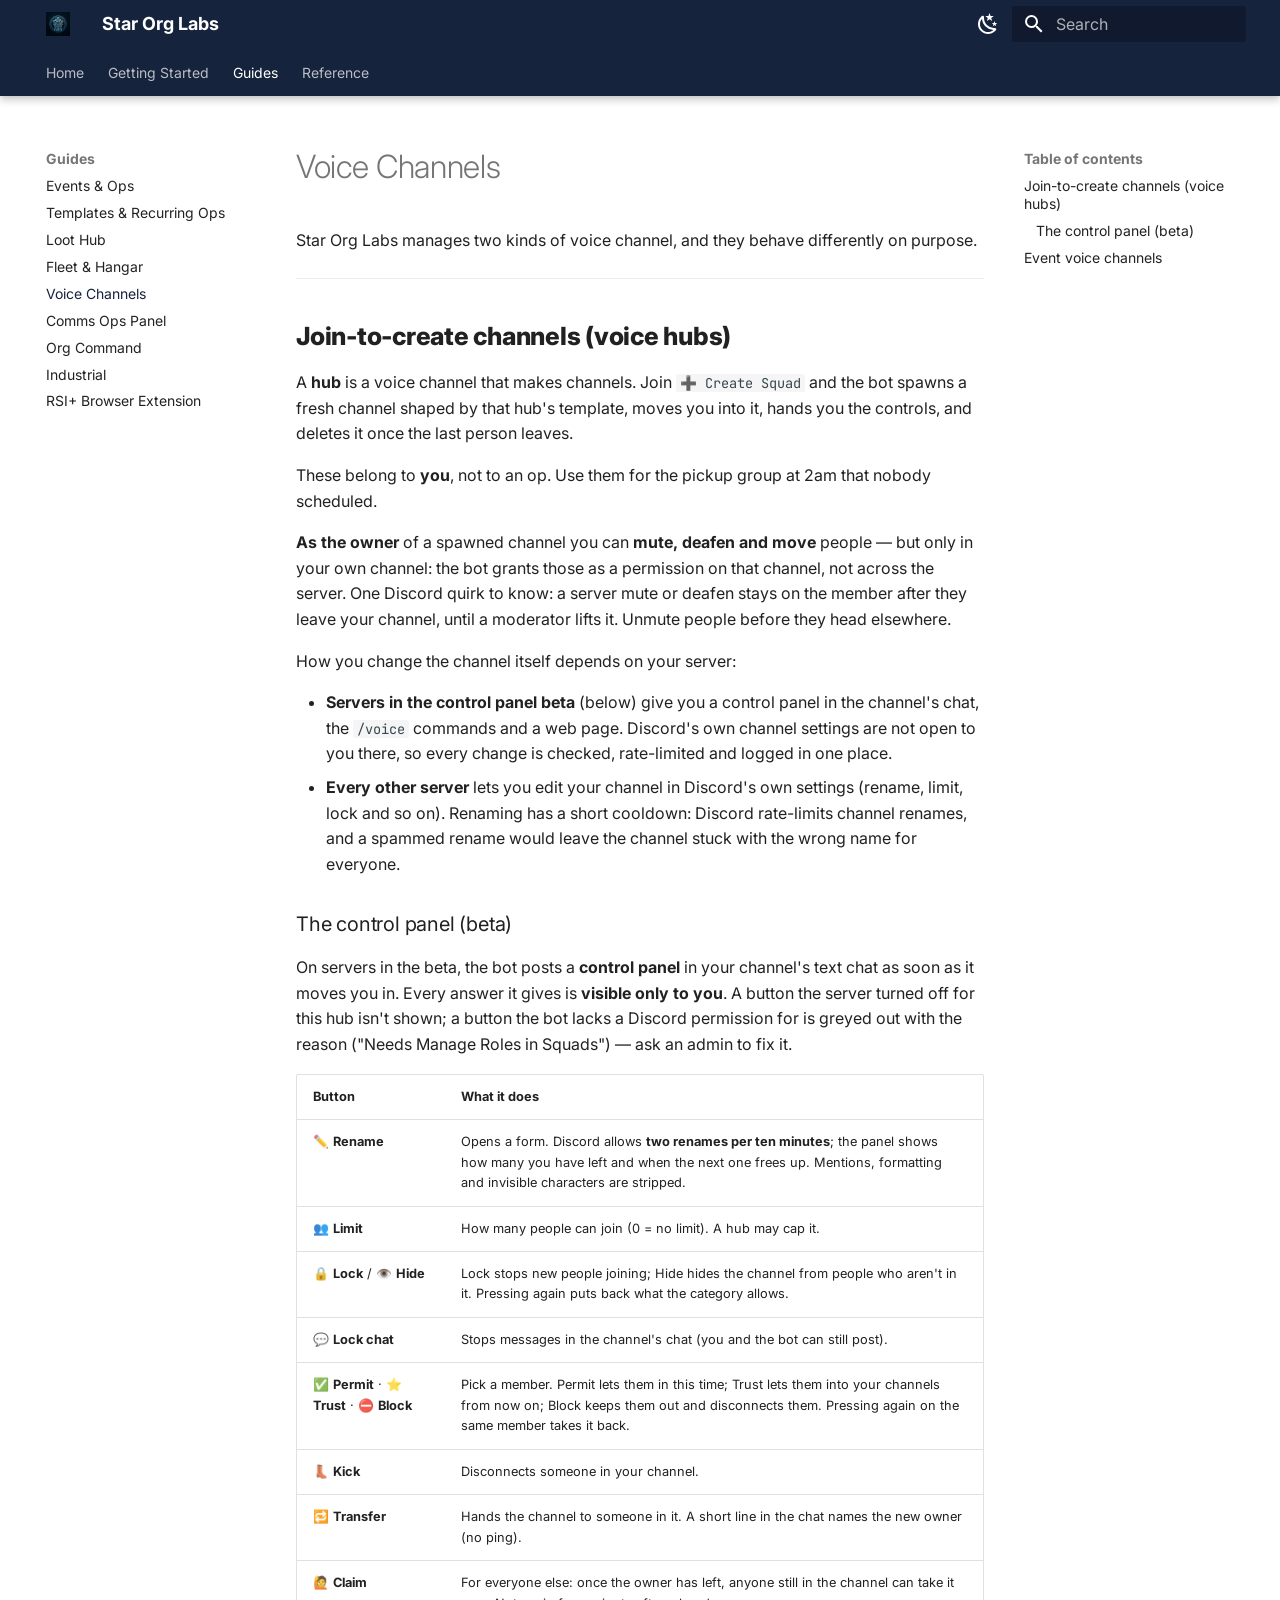
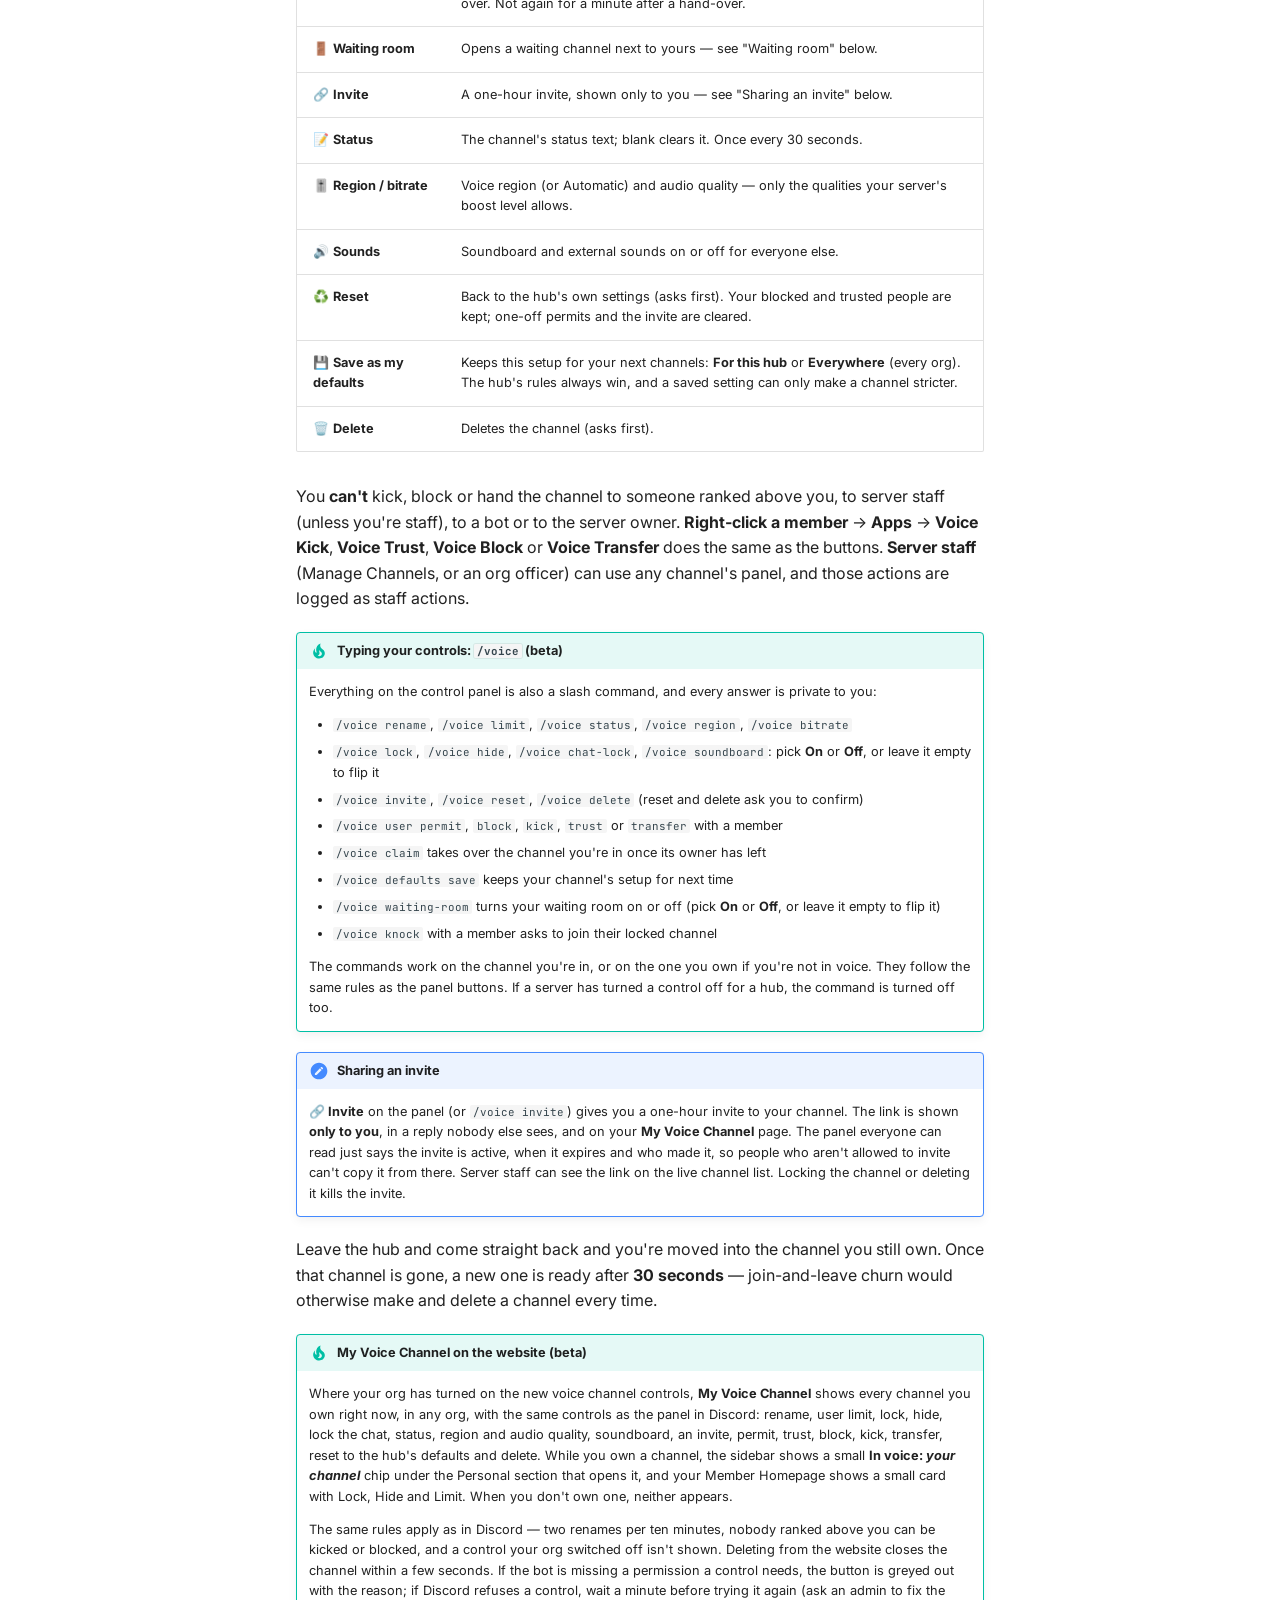
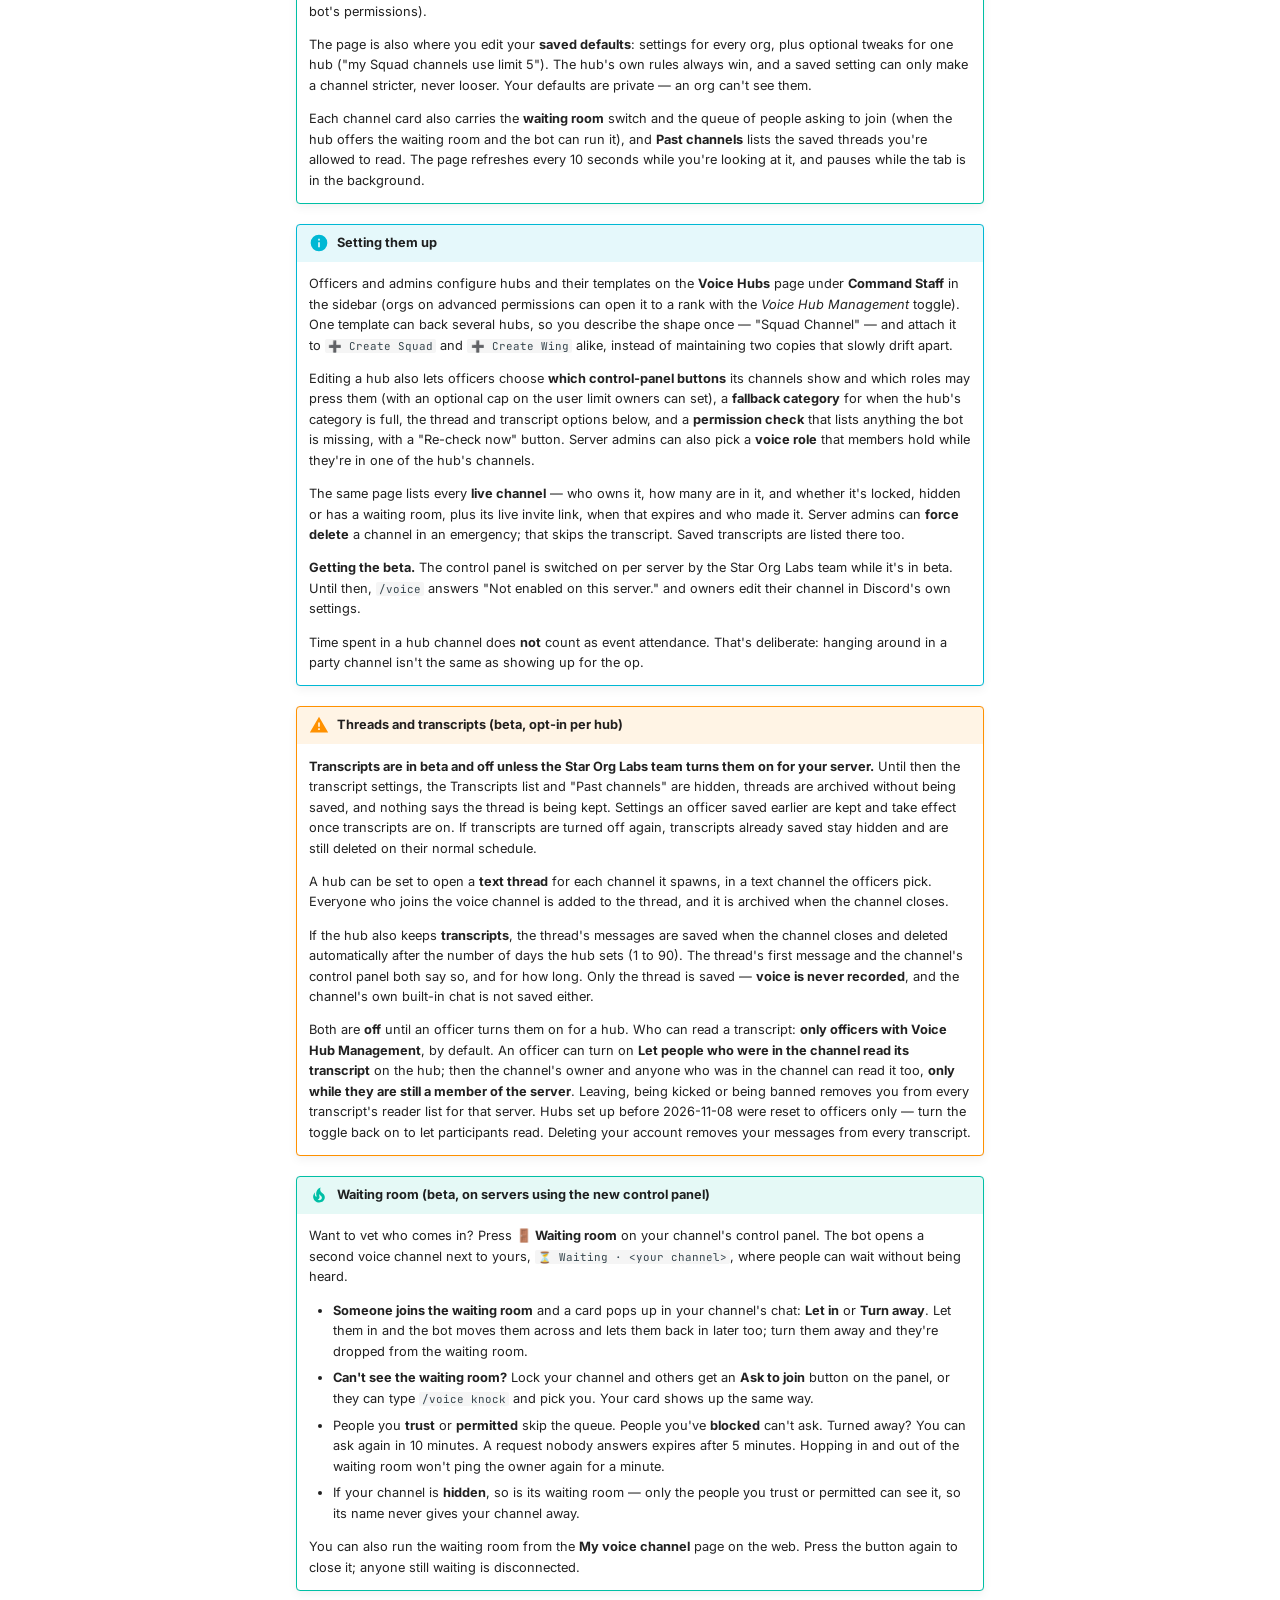
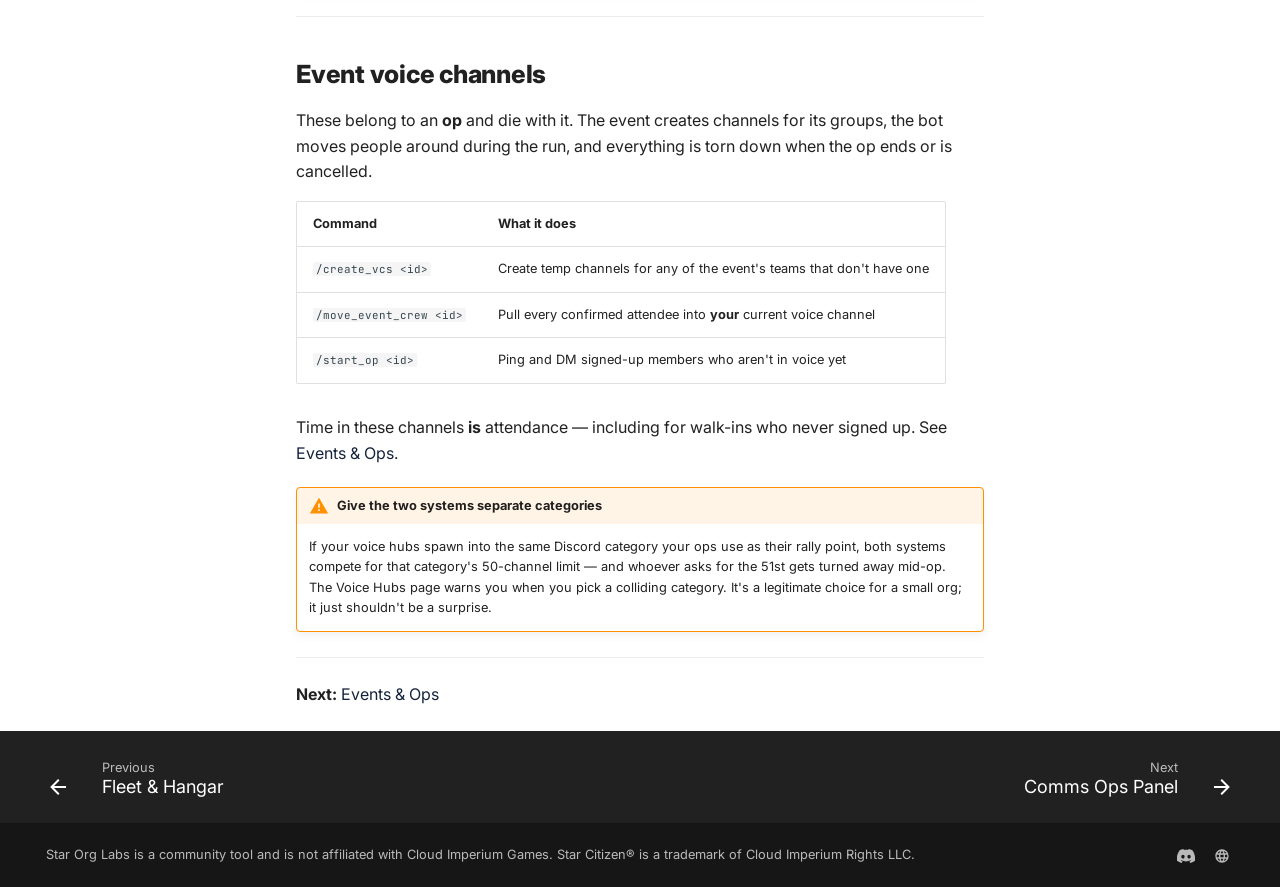
<file: guides/voice/index.html>
<!doctype html>
<html lang="en" class="no-js">
  <head>
    
      <meta charset="utf-8">
      <meta name="viewport" content="width=device-width,initial-scale=1">
      
        <meta name="description" content="Star Citizen org management — from Discord to a full web command center. Events, fleet, loot, mining, recruitment, and org ops in one place.">
      
      
        <meta name="author" content="Star Org Labs">
      
      
        <link rel="canonical" href="https://wiki.starorg.tools/guides/voice/">
      
      
        <link rel="prev" href="../fleet/">
      
      
        <link rel="next" href="../comms-ops/">
      
      
        
      
      
      <link rel="icon" href="../../assets/logo.png">
      <meta name="generator" content="mkdocs-1.6.1, mkdocs-material-9.8.0">
    
    
      
        <title>Voice Channels - Star Org Labs</title>
      
    
    
      <link rel="stylesheet" href="../../assets/stylesheets/main.57a0d79d.min.css">
      
        
        <link rel="stylesheet" href="../../assets/stylesheets/palette.fb2fffe2.min.css">
      
      


    
    
      
    
    
      
        
        
        <link rel="preconnect" href="https://fonts.gstatic.com" crossorigin>
        <link rel="stylesheet" href="https://fonts.googleapis.com/css?family=Inter:300,300i,400,400i,700,700i%7CJetBrains+Mono:400,400i,700,700i&display=fallback">
        <style>:root{--md-text-font:"Inter";--md-code-font:"JetBrains Mono"}</style>
      
    
    
      <link rel="stylesheet" href="../../stylesheets/extra.css">
    
    <script>__md_scope=new URL("../..",location),__md_hash=e=>[...e].reduce(((e,_)=>(e<<5)-e+_.charCodeAt(0)),0),__md_get=(e,_=localStorage,t=__md_scope)=>JSON.parse(_.getItem(t.pathname+"."+e)),__md_set=(e,_,t=localStorage,a=__md_scope)=>{try{t.setItem(a.pathname+"."+e,JSON.stringify(_))}catch(e){}}</script>
    
      

    
    
  </head>
  
  
    
    
      
    
    
    
    
    <body dir="ltr" data-md-color-scheme="slate" data-md-color-primary="custom" data-md-color-accent="custom">
  
    
    <input class="md-toggle" data-md-toggle="drawer" type="checkbox" id="__drawer" autocomplete="off">
    <input class="md-toggle" data-md-toggle="search" type="checkbox" id="__search" autocomplete="off">
    <label class="md-overlay" for="__drawer"></label>
    <div data-md-component="skip">
      
        
        <a href="#voice-channels" class="md-skip">
          Skip to content
        </a>
      
    </div>
    <div data-md-component="announce">
      
    </div>
    
    
      

  

<header class="md-header md-header--shadow md-header--lifted" data-md-component="header">
  <nav class="md-header__inner md-grid" aria-label="Header">
    <a href="../.." title="Star Org Labs" class="md-header__button md-logo" aria-label="Star Org Labs" data-md-component="logo">
      
  <img src="../../assets/logo.png" alt="logo">

    </a>
    <label class="md-header__button md-icon" for="__drawer">
      
      <svg xmlns="http://www.w3.org/2000/svg" viewBox="0 0 24 24"><path d="M3 6h18v2H3zm0 5h18v2H3zm0 5h18v2H3z"/></svg>
    </label>
    <div class="md-header__title" data-md-component="header-title">
      <div class="md-header__ellipsis">
        <div class="md-header__topic">
          <span class="md-ellipsis">
            Star Org Labs
          </span>
        </div>
        <div class="md-header__topic" data-md-component="header-topic">
          <span class="md-ellipsis">
            
              Voice Channels
            
          </span>
        </div>
      </div>
    </div>
    
      
        <form class="md-header__option" data-md-component="palette">
  
    
    
    
    <input class="md-option" data-md-color-media="(prefers-color-scheme: dark)" data-md-color-scheme="slate" data-md-color-primary="custom" data-md-color-accent="custom"  aria-label="Switch to light mode"  type="radio" name="__palette" id="__palette_0">
    
      <label class="md-header__button md-icon" title="Switch to light mode" for="__palette_1" hidden>
        <svg xmlns="http://www.w3.org/2000/svg" viewBox="0 0 24 24"><path d="M12 7a5 5 0 0 1 5 5 5 5 0 0 1-5 5 5 5 0 0 1-5-5 5 5 0 0 1 5-5m0 2a3 3 0 0 0-3 3 3 3 0 0 0 3 3 3 3 0 0 0 3-3 3 3 0 0 0-3-3m0-7 2.39 3.42C13.65 5.15 12.84 5 12 5s-1.65.15-2.39.42zM3.34 7l4.16-.35A7.2 7.2 0 0 0 5.94 8.5c-.44.74-.69 1.5-.83 2.29zm.02 10 1.76-3.77a7.131 7.131 0 0 0 2.38 4.14zM20.65 7l-1.77 3.79a7.02 7.02 0 0 0-2.38-4.15zm-.01 10-4.14.36c.59-.51 1.12-1.14 1.54-1.86.42-.73.69-1.5.83-2.29zM12 22l-2.41-3.44c.74.27 1.55.44 2.41.44.82 0 1.63-.17 2.37-.44z"/></svg>
      </label>
    
  
    
    
    
    <input class="md-option" data-md-color-media="(prefers-color-scheme: light)" data-md-color-scheme="default" data-md-color-primary="custom" data-md-color-accent="custom"  aria-label="Switch to dark mode"  type="radio" name="__palette" id="__palette_1">
    
      <label class="md-header__button md-icon" title="Switch to dark mode" for="__palette_0" hidden>
        <svg xmlns="http://www.w3.org/2000/svg" viewBox="0 0 24 24"><path d="m17.75 4.09-2.53 1.94.91 3.06-2.63-1.81-2.63 1.81.91-3.06-2.53-1.94L12.44 4l1.06-3 1.06 3zm3.5 6.91-1.64 1.25.59 1.98-1.7-1.17-1.7 1.17.59-1.98L15.75 11l2.06-.05L18.5 9l.69 1.95zm-2.28 4.95c.83-.08 1.72 1.1 1.19 1.85-.32.45-.66.87-1.08 1.27C15.17 23 8.84 23 4.94 19.07c-3.91-3.9-3.91-10.24 0-14.14.4-.4.82-.76 1.27-1.08.75-.53 1.93.36 1.85 1.19-.27 2.86.69 5.83 2.89 8.02a9.96 9.96 0 0 0 8.02 2.89m-1.64 2.02a12.08 12.08 0 0 1-7.8-3.47c-2.17-2.19-3.33-5-3.49-7.82-2.81 3.14-2.7 7.96.31 10.98 3.02 3.01 7.84 3.12 10.98.31"/></svg>
      </label>
    
  
</form>
      
    
    
      <script>var palette=__md_get("__palette");if(palette&&palette.color){if("(prefers-color-scheme)"===palette.color.media){var media=matchMedia("(prefers-color-scheme: light)"),input=document.querySelector(media.matches?"[data-md-color-media='(prefers-color-scheme: light)']":"[data-md-color-media='(prefers-color-scheme: dark)']");palette.color.media=input.getAttribute("data-md-color-media"),palette.color.scheme=input.getAttribute("data-md-color-scheme"),palette.color.primary=input.getAttribute("data-md-color-primary"),palette.color.accent=input.getAttribute("data-md-color-accent")}for(var[key,value]of Object.entries(palette.color))document.body.setAttribute("data-md-color-"+key,value)}</script>
    
    
    
      
      
        <label class="md-header__button md-icon" for="__search">
          
          <svg xmlns="http://www.w3.org/2000/svg" viewBox="0 0 24 24"><path d="M9.5 3A6.5 6.5 0 0 1 16 9.5c0 1.61-.59 3.09-1.56 4.23l.27.27h.79l5 5-1.5 1.5-5-5v-.79l-.27-.27A6.52 6.52 0 0 1 9.5 16 6.5 6.5 0 0 1 3 9.5 6.5 6.5 0 0 1 9.5 3m0 2C7 5 5 7 5 9.5S7 14 9.5 14 14 12 14 9.5 12 5 9.5 5"/></svg>
        </label>
        <div class="md-search" data-md-component="search" role="dialog">
  <label class="md-search__overlay" for="__search"></label>
  <div class="md-search__inner" role="search">
    <form class="md-search__form" name="search">
      <input type="text" class="md-search__input" name="query" aria-label="Search" placeholder="Search" autocapitalize="off" autocorrect="off" autocomplete="off" spellcheck="false" data-md-component="search-query" required>
      <label class="md-search__icon md-icon" for="__search">
        
        <svg xmlns="http://www.w3.org/2000/svg" viewBox="0 0 24 24"><path d="M9.5 3A6.5 6.5 0 0 1 16 9.5c0 1.61-.59 3.09-1.56 4.23l.27.27h.79l5 5-1.5 1.5-5-5v-.79l-.27-.27A6.52 6.52 0 0 1 9.5 16 6.5 6.5 0 0 1 3 9.5 6.5 6.5 0 0 1 9.5 3m0 2C7 5 5 7 5 9.5S7 14 9.5 14 14 12 14 9.5 12 5 9.5 5"/></svg>
        
        <svg xmlns="http://www.w3.org/2000/svg" viewBox="0 0 24 24"><path d="M20 11v2H8l5.5 5.5-1.42 1.42L4.16 12l7.92-7.92L13.5 5.5 8 11z"/></svg>
      </label>
      <nav class="md-search__options" aria-label="Search">
        
          <a href="javascript:void(0)" class="md-search__icon md-icon" title="Share" aria-label="Share" data-clipboard data-clipboard-text="" data-md-component="search-share" tabindex="-1">
            
            <svg xmlns="http://www.w3.org/2000/svg" viewBox="0 0 24 24"><path d="M18 16.08c-.76 0-1.44.3-1.96.77L8.91 12.7c.05-.23.09-.46.09-.7s-.04-.47-.09-.7l7.05-4.11c.54.5 1.25.81 2.04.81a3 3 0 0 0 3-3 3 3 0 0 0-3-3 3 3 0 0 0-3 3c0 .24.04.47.09.7L8.04 9.81C7.5 9.31 6.79 9 6 9a3 3 0 0 0-3 3 3 3 0 0 0 3 3c.79 0 1.5-.31 2.04-.81l7.12 4.15c-.05.21-.08.43-.08.66 0 1.61 1.31 2.91 2.92 2.91s2.92-1.3 2.92-2.91A2.92 2.92 0 0 0 18 16.08"/></svg>
          </a>
        
        <button type="reset" class="md-search__icon md-icon" title="Clear" aria-label="Clear" tabindex="-1">
          
          <svg xmlns="http://www.w3.org/2000/svg" viewBox="0 0 24 24"><path d="M19 6.41 17.59 5 12 10.59 6.41 5 5 6.41 10.59 12 5 17.59 6.41 19 12 13.41 17.59 19 19 17.59 13.41 12z"/></svg>
        </button>
      </nav>
      
        <div class="md-search__suggest" data-md-component="search-suggest"></div>
      
    </form>
    <div class="md-search__output">
      <div class="md-search__scrollwrap" tabindex="0" data-md-scrollfix>
        <div class="md-search-result" data-md-component="search-result">
          <div class="md-search-result__meta">
            Initializing search
          </div>
          <ol class="md-search-result__list" role="presentation"></ol>
        </div>
      </div>
    </div>
  </div>
</div>
      
    
    
  </nav>
  
    
      
<nav class="md-tabs" aria-label="Tabs" data-md-component="tabs">
  <div class="md-grid">
    <ul class="md-tabs__list">
      
        
  
  
  
  
    <li class="md-tabs__item">
      <a href="../.." class="md-tabs__link">
        
  
  
    
  
  Home

      </a>
    </li>
  

      
        
  
  
  
  
    <li class="md-tabs__item">
      <a href="../../getting-started/" class="md-tabs__link">
        
  
  
    
  
  Getting Started

      </a>
    </li>
  

      
        
  
  
  
    
  
  
    
    
      <li class="md-tabs__item md-tabs__item--active">
        <a href="../events/" class="md-tabs__link">
          
  
  
  Guides

        </a>
      </li>
    
  

      
        
  
  
  
  
    
    
      <li class="md-tabs__item">
        <a href="../../permissions/" class="md-tabs__link">
          
  
  
  Reference

        </a>
      </li>
    
  

      
    </ul>
  </div>
</nav>
    
  
</header>
    
    <div class="md-container" data-md-component="container">
      
      
        
      
      <main class="md-main" data-md-component="main">
        <div class="md-main__inner md-grid">
          
            
              
              <div class="md-sidebar md-sidebar--primary" data-md-component="sidebar" data-md-type="navigation" >
                <div class="md-sidebar__scrollwrap">
                  <div class="md-sidebar__inner">
                    


  


<nav class="md-nav md-nav--primary md-nav--lifted" aria-label="Navigation" data-md-level="0">
  <label class="md-nav__title" for="__drawer">
    <a href="../.." title="Star Org Labs" class="md-nav__button md-logo" aria-label="Star Org Labs" data-md-component="logo">
      
  <img src="../../assets/logo.png" alt="logo">

    </a>
    Star Org Labs
  </label>
  
  <ul class="md-nav__list" data-md-scrollfix>
    
      
      
  
  
  
  
    <li class="md-nav__item">
      <a href="../.." class="md-nav__link">
        
  
  
  <span class="md-ellipsis">
    
  
    Home
  

    
  </span>
  
  

      </a>
    </li>
  

    
      
      
  
  
  
  
    <li class="md-nav__item">
      <a href="../../getting-started/" class="md-nav__link">
        
  
  
  <span class="md-ellipsis">
    
  
    Getting Started
  

    
  </span>
  
  

      </a>
    </li>
  

    
      
      
  
  
    
  
  
  
    
    
    
    
      
        
        
      
      
        
      
    
    
    <li class="md-nav__item md-nav__item--active md-nav__item--section md-nav__item--nested">
      
        
        
        <input class="md-nav__toggle md-toggle " type="checkbox" id="__nav_3" checked>
        
          
          <label class="md-nav__link" for="__nav_3" id="__nav_3_label" tabindex="">
            
  
  
  <span class="md-ellipsis">
    
  
    Guides
  

    
  </span>
  
  

            <span class="md-nav__icon md-icon"></span>
          </label>
        
        <nav class="md-nav" data-md-level="1" aria-labelledby="__nav_3_label" aria-expanded="true">
          <label class="md-nav__title" for="__nav_3">
            <span class="md-nav__icon md-icon"></span>
            
  
    Guides
  

          </label>
          <ul class="md-nav__list" data-md-scrollfix>
            
              
                
  
  
  
  
    <li class="md-nav__item">
      <a href="../events/" class="md-nav__link">
        
  
  
  <span class="md-ellipsis">
    
  
    Events & Ops
  

    
  </span>
  
  

      </a>
    </li>
  

              
            
              
                
  
  
  
  
    <li class="md-nav__item">
      <a href="../templates-and-recurring/" class="md-nav__link">
        
  
  
  <span class="md-ellipsis">
    
  
    Templates & Recurring Ops
  

    
  </span>
  
  

      </a>
    </li>
  

              
            
              
                
  
  
  
  
    <li class="md-nav__item">
      <a href="../loot/" class="md-nav__link">
        
  
  
  <span class="md-ellipsis">
    
  
    Loot Hub
  

    
  </span>
  
  

      </a>
    </li>
  

              
            
              
                
  
  
  
  
    <li class="md-nav__item">
      <a href="../fleet/" class="md-nav__link">
        
  
  
  <span class="md-ellipsis">
    
  
    Fleet & Hangar
  

    
  </span>
  
  

      </a>
    </li>
  

              
            
              
                
  
  
    
  
  
  
    <li class="md-nav__item md-nav__item--active">
      
      <input class="md-nav__toggle md-toggle" type="checkbox" id="__toc">
      
      
        
      
      
        <label class="md-nav__link md-nav__link--active" for="__toc">
          
  
  
  <span class="md-ellipsis">
    
  
    Voice Channels
  

    
  </span>
  
  

          <span class="md-nav__icon md-icon"></span>
        </label>
      
      <a href="./" class="md-nav__link md-nav__link--active">
        
  
  
  <span class="md-ellipsis">
    
  
    Voice Channels
  

    
  </span>
  
  

      </a>
      
        

<nav class="md-nav md-nav--secondary" aria-label="Table of contents">
  
  
  
    
  
  
    <label class="md-nav__title" for="__toc">
      <span class="md-nav__icon md-icon"></span>
      Table of contents
    </label>
    <ul class="md-nav__list" data-md-component="toc" data-md-scrollfix>
      
        <li class="md-nav__item">
  <a href="#join-to-create-channels-voice-hubs" class="md-nav__link">
    <span class="md-ellipsis">
      
        Join-to-create channels (voice hubs)
      
    </span>
  </a>
  
    <nav class="md-nav" aria-label="Join-to-create channels (voice hubs)">
      <ul class="md-nav__list">
        
          <li class="md-nav__item">
  <a href="#the-control-panel-beta" class="md-nav__link">
    <span class="md-ellipsis">
      
        The control panel (beta)
      
    </span>
  </a>
  
</li>
        
      </ul>
    </nav>
  
</li>
      
        <li class="md-nav__item">
  <a href="#event-voice-channels" class="md-nav__link">
    <span class="md-ellipsis">
      
        Event voice channels
      
    </span>
  </a>
  
</li>
      
    </ul>
  
</nav>
      
    </li>
  

              
            
              
                
  
  
  
  
    <li class="md-nav__item">
      <a href="../comms-ops/" class="md-nav__link">
        
  
  
  <span class="md-ellipsis">
    
  
    Comms Ops Panel
  

    
  </span>
  
  

      </a>
    </li>
  

              
            
              
                
  
  
  
  
    <li class="md-nav__item">
      <a href="../org-command/" class="md-nav__link">
        
  
  
  <span class="md-ellipsis">
    
  
    Org Command
  

    
  </span>
  
  

      </a>
    </li>
  

              
            
              
                
  
  
  
  
    <li class="md-nav__item">
      <a href="../industrial/" class="md-nav__link">
        
  
  
  <span class="md-ellipsis">
    
  
    Industrial
  

    
  </span>
  
  

      </a>
    </li>
  

              
            
              
                
  
  
  
  
    <li class="md-nav__item">
      <a href="../rsi-plus/" class="md-nav__link">
        
  
  
  <span class="md-ellipsis">
    
  
    RSI+ Browser Extension
  

    
  </span>
  
  

      </a>
    </li>
  

              
            
          </ul>
        </nav>
      
    </li>
  

    
      
      
  
  
  
  
    
    
    
    
      
      
        
      
    
    
    <li class="md-nav__item md-nav__item--nested">
      
        
        
        <input class="md-nav__toggle md-toggle " type="checkbox" id="__nav_4" >
        
          
          <label class="md-nav__link" for="__nav_4" id="__nav_4_label" tabindex="0">
            
  
  
  <span class="md-ellipsis">
    
  
    Reference
  

    
  </span>
  
  

            <span class="md-nav__icon md-icon"></span>
          </label>
        
        <nav class="md-nav" data-md-level="1" aria-labelledby="__nav_4_label" aria-expanded="false">
          <label class="md-nav__title" for="__nav_4">
            <span class="md-nav__icon md-icon"></span>
            
  
    Reference
  

          </label>
          <ul class="md-nav__list" data-md-scrollfix>
            
              
                
  
  
  
  
    <li class="md-nav__item">
      <a href="../../permissions/" class="md-nav__link">
        
  
  
  <span class="md-ellipsis">
    
  
    Roles & Permissions
  

    
  </span>
  
  

      </a>
    </li>
  

              
            
              
                
  
  
  
  
    <li class="md-nav__item">
      <a href="../../commands/" class="md-nav__link">
        
  
  
  <span class="md-ellipsis">
    
  
    Discord Commands
  

    
  </span>
  
  

      </a>
    </li>
  

              
            
              
                
  
  
  
  
    <li class="md-nav__item">
      <a href="../../faq/" class="md-nav__link">
        
  
  
  <span class="md-ellipsis">
    
  
    FAQ
  

    
  </span>
  
  

      </a>
    </li>
  

              
            
          </ul>
        </nav>
      
    </li>
  

    
  </ul>
</nav>
                  </div>
                </div>
              </div>
            
            
              
              <div class="md-sidebar md-sidebar--secondary" data-md-component="sidebar" data-md-type="toc" >
                <div class="md-sidebar__scrollwrap">
                  <div class="md-sidebar__inner">
                    

<nav class="md-nav md-nav--secondary" aria-label="Table of contents">
  
  
  
    
  
  
    <label class="md-nav__title" for="__toc">
      <span class="md-nav__icon md-icon"></span>
      Table of contents
    </label>
    <ul class="md-nav__list" data-md-component="toc" data-md-scrollfix>
      
        <li class="md-nav__item">
  <a href="#join-to-create-channels-voice-hubs" class="md-nav__link">
    <span class="md-ellipsis">
      
        Join-to-create channels (voice hubs)
      
    </span>
  </a>
  
    <nav class="md-nav" aria-label="Join-to-create channels (voice hubs)">
      <ul class="md-nav__list">
        
          <li class="md-nav__item">
  <a href="#the-control-panel-beta" class="md-nav__link">
    <span class="md-ellipsis">
      
        The control panel (beta)
      
    </span>
  </a>
  
</li>
        
      </ul>
    </nav>
  
</li>
      
        <li class="md-nav__item">
  <a href="#event-voice-channels" class="md-nav__link">
    <span class="md-ellipsis">
      
        Event voice channels
      
    </span>
  </a>
  
</li>
      
    </ul>
  
</nav>
                  </div>
                </div>
              </div>
            
          
          
            <div class="md-content" data-md-component="content">
              
              <article class="md-content__inner md-typeset">
                
                  



<h1 id="voice-channels">Voice Channels<a class="headerlink" href="#voice-channels" title="Permanent link">&para;</a></h1>
<p>Star Org Labs manages two kinds of voice channel, and they behave differently on purpose.</p>
<hr />
<h2 id="join-to-create-channels-voice-hubs">Join-to-create channels (voice hubs)<a class="headerlink" href="#join-to-create-channels-voice-hubs" title="Permanent link">&para;</a></h2>
<p>A <strong>hub</strong> is a voice channel that makes channels. Join <code>➕ Create Squad</code> and the bot spawns a
fresh channel shaped by that hub's template, moves you into it, hands you the controls, and
deletes it once the last person leaves.</p>
<p>These belong to <strong>you</strong>, not to an op. Use them for the pickup group at 2am that nobody
scheduled.</p>
<p><strong>As the owner</strong> of a spawned channel you can <strong>mute, deafen and move</strong> people — but only in
your own channel: the bot grants those as a permission on that channel, not across the server.
One Discord quirk to know: a server mute or deafen stays on the member after they leave your
channel, until a moderator lifts it. Unmute people before they head elsewhere.</p>
<p>How you change the channel itself depends on your server:</p>
<ul>
<li><strong>Servers in the control panel beta</strong> (below) give you a control panel in the channel's chat,
  the <code>/voice</code> commands and a web page. Discord's own channel settings are not open to you
  there, so every change is checked, rate-limited and logged in one place.</li>
<li><strong>Every other server</strong> lets you edit your channel in Discord's own settings (rename, limit,
  lock and so on). Renaming has a short cooldown: Discord rate-limits channel renames, and a
  spammed rename would leave the channel stuck with the wrong name for everyone.</li>
</ul>
<h3 id="the-control-panel-beta">The control panel (beta)<a class="headerlink" href="#the-control-panel-beta" title="Permanent link">&para;</a></h3>
<p>On servers in the beta, the bot posts a <strong>control panel</strong> in your channel's text chat as soon
as it moves you in. Every answer it gives is <strong>visible only to you</strong>. A button the server turned
off for this hub isn't shown; a button the bot lacks a Discord permission for is greyed out with
the reason ("Needs Manage Roles in Squads") — ask an admin to fix it.</p>
<table>
<thead>
<tr>
<th>Button</th>
<th>What it does</th>
</tr>
</thead>
<tbody>
<tr>
<td>✏️ <strong>Rename</strong></td>
<td>Opens a form. Discord allows <strong>two renames per ten minutes</strong>; the panel shows how many you have left and when the next one frees up. Mentions, formatting and invisible characters are stripped.</td>
</tr>
<tr>
<td>👥 <strong>Limit</strong></td>
<td>How many people can join (0 = no limit). A hub may cap it.</td>
</tr>
<tr>
<td>🔒 <strong>Lock</strong> / 👁️ <strong>Hide</strong></td>
<td>Lock stops new people joining; Hide hides the channel from people who aren't in it. Pressing again puts back what the category allows.</td>
</tr>
<tr>
<td>💬 <strong>Lock chat</strong></td>
<td>Stops messages in the channel's chat (you and the bot can still post).</td>
</tr>
<tr>
<td>✅ <strong>Permit</strong> · ⭐ <strong>Trust</strong> · ⛔ <strong>Block</strong></td>
<td>Pick a member. Permit lets them in this time; Trust lets them into your channels from now on; Block keeps them out and disconnects them. Pressing again on the same member takes it back.</td>
</tr>
<tr>
<td>👢 <strong>Kick</strong></td>
<td>Disconnects someone in your channel.</td>
</tr>
<tr>
<td>🔁 <strong>Transfer</strong></td>
<td>Hands the channel to someone in it. A short line in the chat names the new owner (no ping).</td>
</tr>
<tr>
<td>🙋 <strong>Claim</strong></td>
<td>For everyone else: once the owner has left, anyone still in the channel can take it over. Not again for a minute after a hand-over.</td>
</tr>
<tr>
<td>🚪 <strong>Waiting room</strong></td>
<td>Opens a waiting channel next to yours — see "Waiting room" below.</td>
</tr>
<tr>
<td>🔗 <strong>Invite</strong></td>
<td>A one-hour invite, shown only to you — see "Sharing an invite" below.</td>
</tr>
<tr>
<td>📝 <strong>Status</strong></td>
<td>The channel's status text; blank clears it. Once every 30 seconds.</td>
</tr>
<tr>
<td>🎚️ <strong>Region / bitrate</strong></td>
<td>Voice region (or Automatic) and audio quality — only the qualities your server's boost level allows.</td>
</tr>
<tr>
<td>🔊 <strong>Sounds</strong></td>
<td>Soundboard and external sounds on or off for everyone else.</td>
</tr>
<tr>
<td>♻️ <strong>Reset</strong></td>
<td>Back to the hub's own settings (asks first). Your blocked and trusted people are kept; one-off permits and the invite are cleared.</td>
</tr>
<tr>
<td>💾 <strong>Save as my defaults</strong></td>
<td>Keeps this setup for your next channels: <strong>For this hub</strong> or <strong>Everywhere</strong> (every org). The hub's rules always win, and a saved setting can only make a channel stricter.</td>
</tr>
<tr>
<td>🗑️ <strong>Delete</strong></td>
<td>Deletes the channel (asks first).</td>
</tr>
</tbody>
</table>
<p>You <strong>can't</strong> kick, block or hand the channel to someone ranked above you, to server staff
(unless you're staff), to a bot or to the server owner. <strong>Right-click a member</strong> → <strong>Apps</strong> →
<strong>Voice Kick</strong>, <strong>Voice Trust</strong>, <strong>Voice Block</strong> or <strong>Voice Transfer</strong> does the same as the
buttons. <strong>Server staff</strong> (Manage Channels, or an org officer) can use any channel's panel, and
those actions are logged as staff actions.</p>
<div class="admonition tip">
<p class="admonition-title">Typing your controls: <code>/voice</code> (beta)</p>
<p>Everything on the control panel is also a slash command, and every answer is private to you:</p>
<ul>
<li><code>/voice rename</code>, <code>/voice limit</code>, <code>/voice status</code>, <code>/voice region</code>, <code>/voice bitrate</code></li>
<li><code>/voice lock</code>, <code>/voice hide</code>, <code>/voice chat-lock</code>, <code>/voice soundboard</code>: pick <strong>On</strong> or
  <strong>Off</strong>, or leave it empty to flip it</li>
<li><code>/voice invite</code>, <code>/voice reset</code>, <code>/voice delete</code> (reset and delete ask you to confirm)</li>
<li><code>/voice user permit</code>, <code>block</code>, <code>kick</code>, <code>trust</code> or <code>transfer</code> with a member</li>
<li><code>/voice claim</code> takes over the channel you're in once its owner has left</li>
<li><code>/voice defaults save</code> keeps your channel's setup for next time</li>
<li><code>/voice waiting-room</code> turns your waiting room on or off (pick <strong>On</strong> or <strong>Off</strong>, or leave it empty to flip it)</li>
<li><code>/voice knock</code> with a member asks to join their locked channel</li>
</ul>
<p>The commands work on the channel you're in, or on the one you own if you're not in voice.
They follow the same rules as the panel buttons. If a server has turned a control off for a
hub, the command is turned off too.</p>
</div>
<div class="admonition note">
<p class="admonition-title">Sharing an invite</p>
<p><strong>🔗 Invite</strong> on the panel (or <code>/voice invite</code>) gives you a one-hour invite to your channel.
The link is shown <strong>only to you</strong>, in a reply nobody else sees, and on your <strong>My Voice
Channel</strong> page. The panel everyone can read just says the invite is active, when it
expires and who made it, so people who aren't allowed to invite can't copy it from there.
Server staff can see the link on the live channel list. Locking the channel or deleting it
kills the invite.</p>
</div>
<p>Leave the hub and come straight back and you're moved into the channel you still own. Once
that channel is gone, a new one is ready after <strong>30 seconds</strong> — join-and-leave churn would
otherwise make and delete a channel every time.</p>
<div class="admonition tip">
<p class="admonition-title">My Voice Channel on the website (beta)</p>
<p>Where your org has turned on the new voice channel controls, <strong>My Voice Channel</strong> shows
every channel you own right now, in any org, with the same controls as the panel in
Discord: rename, user limit, lock, hide, lock the chat, status, region and audio quality,
soundboard, an invite, permit, trust, block, kick, transfer, reset to the hub's defaults and
delete. While you own a channel, the sidebar shows a small <strong>In voice: <em>your channel</em></strong> chip
under the Personal section that opens it, and your Member Homepage shows a small card with
Lock, Hide and Limit. When you don't own one, neither appears.</p>
<p>The same rules apply as in Discord — two renames per ten minutes, nobody ranked above you
can be kicked or blocked, and a control your org switched off isn't shown. Deleting from the
website closes the channel within a few seconds. If the bot is missing a permission a
control needs, the button is greyed out with the reason; if Discord refuses a control,
wait a minute before trying it again (ask an admin to fix the bot's permissions).</p>
<p>The page is also where you edit your <strong>saved defaults</strong>: settings for every org, plus
optional tweaks for one hub ("my Squad channels use limit 5"). The hub's own rules always
win, and a saved setting can only make a channel stricter, never looser. Your defaults are
private — an org can't see them.</p>
<p>Each channel card also carries the <strong>waiting room</strong> switch and the queue of people asking
to join (when the hub offers the waiting room and the bot can run it), and <strong>Past
channels</strong> lists the saved threads you're allowed to read. The page refreshes every 10
seconds while you're looking at it, and pauses while the tab is in the background.</p>
</div>
<div class="admonition info">
<p class="admonition-title">Setting them up</p>
<p>Officers and admins configure hubs and their templates on the <strong>Voice Hubs</strong> page under
<strong>Command Staff</strong> in the sidebar (orgs on advanced permissions can open it to a rank with
the <em>Voice Hub Management</em> toggle). One template
can back several hubs, so you describe the shape once — "Squad Channel" — and attach it
to <code>➕ Create Squad</code> and <code>➕ Create Wing</code> alike, instead of maintaining two copies that
slowly drift apart.</p>
<p>Editing a hub also lets officers choose <strong>which control-panel buttons</strong> its channels show
and which roles may press them (with an optional cap on the user limit owners can set), a
<strong>fallback category</strong> for when the hub's category is full, the thread and transcript
options below, and a <strong>permission check</strong> that lists anything the bot is missing, with a
"Re-check now" button. Server admins can also pick a <strong>voice role</strong> that members hold
while they're in one of the hub's channels.</p>
<p>The same page lists every <strong>live channel</strong> — who owns it, how many are in it, and whether
it's locked, hidden or has a waiting room, plus its live invite link, when that expires and
who made it. Server admins can <strong>force delete</strong> a channel in an emergency; that skips the
transcript. Saved transcripts are listed there too.</p>
<p><strong>Getting the beta.</strong> The control panel is switched on per server by the Star Org Labs
team while it's in beta. Until then, <code>/voice</code> answers "Not enabled on this server." and
owners edit their channel in Discord's own settings.</p>
<p>Time spent in a hub channel does <strong>not</strong> count as event attendance. That's deliberate:
hanging around in a party channel isn't the same as showing up for the op.</p>
</div>
<div class="admonition warning">
<p class="admonition-title">Threads and transcripts (beta, opt-in per hub)</p>
<p><strong>Transcripts are in beta and off unless the Star Org Labs team turns them on for your
server.</strong> Until then the transcript settings, the Transcripts list and "Past channels" are
hidden, threads are archived without being saved, and nothing says the thread is being
kept. Settings an officer saved earlier are kept and take effect once transcripts are on.
If transcripts are turned off again, transcripts already saved stay hidden and are still
deleted on their normal schedule.</p>
<p>A hub can be set to open a <strong>text thread</strong> for each channel it spawns, in a text channel the
officers pick. Everyone who joins the voice channel is added to the thread, and it is archived
when the channel closes.</p>
<p>If the hub also keeps <strong>transcripts</strong>, the thread's messages are saved when the channel
closes and deleted automatically after the number of days the hub sets (1 to 90). The
thread's first message and the channel's control panel both say so, and for how long. Only
the thread is saved — <strong>voice is never recorded</strong>, and the channel's own built-in chat is not
saved either.</p>
<p>Both are <strong>off</strong> until an officer turns them on for a hub. Who can read a transcript:
<strong>only officers with Voice Hub Management</strong>, by default. An officer can turn on <strong>Let people
who were in the channel read its transcript</strong> on the hub; then the channel's owner and anyone
who was in the channel can read it too, <strong>only while they are still a member of the server</strong>.
Leaving, being kicked or being banned removes you from every transcript's reader list for that
server. Hubs set up before 2026-11-08 were reset to officers only — turn the toggle back on to
let participants read. Deleting your account removes your messages from every transcript.</p>
</div>
<div class="admonition tip">
<p class="admonition-title">Waiting room (beta, on servers using the new control panel)</p>
<p>Want to vet who comes in? Press <strong>🚪 Waiting room</strong> on your channel's control panel. The
bot opens a second voice channel next to yours, <code>⏳ Waiting · &lt;your channel&gt;</code>, where people
can wait without being heard.</p>
<ul>
<li><strong>Someone joins the waiting room</strong> and a card pops up in your channel's chat: <strong>Let in</strong>
  or <strong>Turn away</strong>. Let them in and the bot moves them across and lets them back in later
  too; turn them away and they're dropped from the waiting room.</li>
<li><strong>Can't see the waiting room?</strong> Lock your channel and others get an <strong>Ask to join</strong>
  button on the panel, or they can type <code>/voice knock</code> and pick you. Your card shows up
  the same way.</li>
<li>People you <strong>trust</strong> or <strong>permitted</strong> skip the queue. People you've <strong>blocked</strong> can't
  ask. Turned away? You can ask again in 10 minutes. A request nobody answers expires
  after 5 minutes. Hopping in and out of the waiting room won't ping the owner again
  for a minute.</li>
<li>If your channel is <strong>hidden</strong>, so is its waiting room — only the people you trust or
  permitted can see it, so its name never gives your channel away.</li>
</ul>
<p>You can also run the waiting room from the <strong>My voice channel</strong> page on the web. Press
the button again to close it; anyone still waiting is disconnected.</p>
</div>
<hr />
<h2 id="event-voice-channels">Event voice channels<a class="headerlink" href="#event-voice-channels" title="Permanent link">&para;</a></h2>
<p>These belong to an <strong>op</strong> and die with it. The event creates channels for its groups,
the bot moves people around during the run, and everything is torn down when the op ends or
is cancelled.</p>
<table>
<thead>
<tr>
<th>Command</th>
<th>What it does</th>
</tr>
</thead>
<tbody>
<tr>
<td><code>/create_vcs &lt;id&gt;</code></td>
<td>Create temp channels for any of the event's teams that don't have one</td>
</tr>
<tr>
<td><code>/move_event_crew &lt;id&gt;</code></td>
<td>Pull every confirmed attendee into <strong>your</strong> current voice channel</td>
</tr>
<tr>
<td><code>/start_op &lt;id&gt;</code></td>
<td>Ping and DM signed-up members who aren't in voice yet</td>
</tr>
</tbody>
</table>
<p>Time in these channels <strong>is</strong> attendance — including for walk-ins who never signed up. See
<a href="../events/#4-close-it-out">Events &amp; Ops</a>.</p>
<div class="admonition warning">
<p class="admonition-title">Give the two systems separate categories</p>
<p>If your voice hubs spawn into the same Discord category your ops use as their rally
point, both systems compete for that category's 50-channel limit — and whoever asks for
the 51st gets turned away mid-op. The Voice Hubs page warns you when you pick a colliding
category. It's a legitimate choice for a small org; it just shouldn't be a surprise.</p>
</div>
<hr />
<p><strong>Next:</strong> <a href="../events/">Events &amp; Ops</a></p>







  
  






                
              </article>
            </div>
          
          
  <script>var tabs=__md_get("__tabs");if(Array.isArray(tabs))e:for(var set of document.querySelectorAll(".tabbed-set")){var labels=set.querySelector(".tabbed-labels");for(var tab of tabs)for(var label of labels.getElementsByTagName("label"))if(label.innerText.trim()===tab){var input=document.getElementById(label.htmlFor);input.checked=!0;continue e}}</script>

<script>var target=document.getElementById(location.hash.slice(1));target&&target.name&&(target.checked=target.name.startsWith("__tabbed_"))</script>
        </div>
        
          <button type="button" class="md-top md-icon" data-md-component="top" hidden>
  
  <svg xmlns="http://www.w3.org/2000/svg" viewBox="0 0 24 24"><path d="M13 20h-2V8l-5.5 5.5-1.42-1.42L12 4.16l7.92 7.92-1.42 1.42L13 8z"/></svg>
  Back to top
</button>
        
      </main>
      
        <footer class="md-footer">
  
    
      
      <nav class="md-footer__inner md-grid" aria-label="Footer" >
        
          
          <a href="../fleet/" class="md-footer__link md-footer__link--prev" aria-label="Previous: Fleet &amp; Hangar">
            <div class="md-footer__button md-icon">
              
              <svg xmlns="http://www.w3.org/2000/svg" viewBox="0 0 24 24"><path d="M20 11v2H8l5.5 5.5-1.42 1.42L4.16 12l7.92-7.92L13.5 5.5 8 11z"/></svg>
            </div>
            <div class="md-footer__title">
              <span class="md-footer__direction">
                Previous
              </span>
              <div class="md-ellipsis">
                Fleet & Hangar
              </div>
            </div>
          </a>
        
        
          
          <a href="../comms-ops/" class="md-footer__link md-footer__link--next" aria-label="Next: Comms Ops Panel">
            <div class="md-footer__title">
              <span class="md-footer__direction">
                Next
              </span>
              <div class="md-ellipsis">
                Comms Ops Panel
              </div>
            </div>
            <div class="md-footer__button md-icon">
              
              <svg xmlns="http://www.w3.org/2000/svg" viewBox="0 0 24 24"><path d="M4 11v2h12l-5.5 5.5 1.42 1.42L19.84 12l-7.92-7.92L10.5 5.5 16 11z"/></svg>
            </div>
          </a>
        
      </nav>
    
  
  <div class="md-footer-meta md-typeset">
    <div class="md-footer-meta__inner md-grid">
      <div class="md-copyright">
  
    <div class="md-copyright__highlight">
      Star Org Labs is a community tool and is not affiliated with Cloud Imperium Games. Star Citizen® is a trademark of Cloud Imperium Rights LLC.
    </div>
  
  
</div>
      
        
<div class="md-social">
  
    
    
    
    
    <a href="https://discord.gg/BtJST8Hj7E" target="_blank" rel="noopener" title="Star Org Labs Discord" class="md-social__link">
      <svg xmlns="http://www.w3.org/2000/svg" viewBox="0 0 576 512"><!--! Font Awesome Free 7.1.0 by @fontawesome - https://fontawesome.com License - https://fontawesome.com/license/free (Icons: CC BY 4.0, Fonts: SIL OFL 1.1, Code: MIT License) Copyright 2025 Fonticons, Inc.--><path d="M492.5 69.8c-.2-.3-.4-.6-.8-.7-38.1-17.5-78.4-30-119.7-37.1-.4-.1-.8 0-1.1.1s-.6.4-.8.8c-5.5 9.9-10.5 20.2-14.9 30.6-44.6-6.8-89.9-6.8-134.4 0-4.5-10.5-9.5-20.7-15.1-30.6-.2-.3-.5-.6-.8-.8s-.7-.2-1.1-.2C162.5 39 122.2 51.5 84.1 69c-.3.1-.6.4-.8.7C7.1 183.5-13.8 294.6-3.6 404.2c0 .3.1.5.2.8s.3.4.5.6c44.4 32.9 94 58 146.8 74.2.4.1.8.1 1.1 0s.7-.4.9-.7c11.3-15.4 21.4-31.8 30-48.8.1-.2.2-.5.2-.8s0-.5-.1-.8-.2-.5-.4-.6-.4-.3-.7-.4c-15.8-6.1-31.2-13.4-45.9-21.9-.3-.2-.5-.4-.7-.6s-.3-.6-.3-.9 0-.6.2-.9.3-.5.6-.7c3.1-2.3 6.2-4.7 9.1-7.1.3-.2.6-.4.9-.4s.7 0 1 .1c96.2 43.9 200.4 43.9 295.5 0 .3-.1.7-.2 1-.2s.7.2.9.4c2.9 2.4 6 4.9 9.1 7.2.2.2.4.4.6.7s.2.6.2.9-.1.6-.3.9-.4.5-.6.6c-14.7 8.6-30 15.9-45.9 21.8-.2.1-.5.2-.7.4s-.3.4-.4.7-.1.5-.1.8.1.5.2.8c8.8 17 18.8 33.3 30 48.8.2.3.6.6.9.7s.8.1 1.1 0c52.9-16.2 102.6-41.3 147.1-74.2.2-.2.4-.4.5-.6s.2-.5.2-.8c12.3-126.8-20.5-236.9-86.9-334.5zm-302 267.7c-29 0-52.8-26.6-52.8-59.2s23.4-59.2 52.8-59.2c29.7 0 53.3 26.8 52.8 59.2 0 32.7-23.4 59.2-52.8 59.2m195.4 0c-29 0-52.8-26.6-52.8-59.2s23.4-59.2 52.8-59.2c29.7 0 53.3 26.8 52.8 59.2 0 32.7-23.2 59.2-52.8 59.2"/></svg>
    </a>
  
    
    
    
    
    <a href="https://starorg.tools" target="_blank" rel="noopener" title="starorg.tools" class="md-social__link">
      <svg xmlns="http://www.w3.org/2000/svg" viewBox="0 0 24 24"><path d="M16.36 14c.08-.66.14-1.32.14-2s-.06-1.34-.14-2h3.38c.16.64.26 1.31.26 2s-.1 1.36-.26 2m-5.15 5.56c.6-1.11 1.06-2.31 1.38-3.56h2.95a8.03 8.03 0 0 1-4.33 3.56M14.34 14H9.66c-.1-.66-.16-1.32-.16-2s.06-1.35.16-2h4.68c.09.65.16 1.32.16 2s-.07 1.34-.16 2M12 19.96c-.83-1.2-1.5-2.53-1.91-3.96h3.82c-.41 1.43-1.08 2.76-1.91 3.96M8 8H5.08A7.92 7.92 0 0 1 9.4 4.44C8.8 5.55 8.35 6.75 8 8m-2.92 8H8c.35 1.25.8 2.45 1.4 3.56A8 8 0 0 1 5.08 16m-.82-2C4.1 13.36 4 12.69 4 12s.1-1.36.26-2h3.38c-.08.66-.14 1.32-.14 2s.06 1.34.14 2M12 4.03c.83 1.2 1.5 2.54 1.91 3.97h-3.82c.41-1.43 1.08-2.77 1.91-3.97M18.92 8h-2.95a15.7 15.7 0 0 0-1.38-3.56c1.84.63 3.37 1.9 4.33 3.56M12 2C6.47 2 2 6.5 2 12a10 10 0 0 0 10 10 10 10 0 0 0 10-10A10 10 0 0 0 12 2"/></svg>
    </a>
  
</div>
      
    </div>
  </div>
</footer>
      
    </div>
    <div class="md-dialog" data-md-component="dialog">
      <div class="md-dialog__inner md-typeset"></div>
    </div>
    
      <div class="md-progress" data-md-component="progress" role="progressbar"></div>
    
    
    
      
      
      <script id="__config" type="application/json">{"annotate": null, "base": "../..", "features": ["navigation.tabs", "navigation.tabs.sticky", "navigation.top", "navigation.instant", "navigation.instant.progress", "navigation.footer", "navigation.sections", "search.suggest", "search.highlight", "search.share", "content.code.copy", "content.tabs.link", "toc.follow"], "search": "../../assets/javascripts/workers/search.a7633da7.min.js", "tags": null, "translations": {"clipboard.copied": "Copied to clipboard", "clipboard.copy": "Copy to clipboard", "search.result.more.one": "1 more on this page", "search.result.more.other": "# more on this page", "search.result.none": "No matching documents", "search.result.one": "1 matching document", "search.result.other": "# matching documents", "search.result.placeholder": "Type to start searching", "search.result.term.missing": "Missing", "select.version": "Select version"}, "version": null}</script>
    
    
      <script src="../../assets/javascripts/bundle.c21346df.min.js"></script>
      
    
  </body>
</html>
</file>
<file: stylesheets/extra.css>
/* ================================================================
   Star Org Labs — Material for MkDocs brand theme
   ================================================================ */

:root {
  --md-primary-fg-color: #16233d;
  --md-primary-fg-color--light: #26364f;
  --md-primary-fg-color--dark: #0d1526;
  --md-primary-bg-color: #ffffff;
  --md-primary-bg-color--light: rgba(255, 255, 255, 0.75);
  --md-accent-fg-color: #38bdf8;

  --sol-blue: #3b82f6;
  --sol-cyan: #38bdf8;
  --sol-glow: rgba(56, 189, 248, 0.35);
}

/* Deep-space dark scheme */
[data-md-color-scheme="slate"] {
  --md-hue: 222;
  --md-default-bg-color: #0a0f1e;
  --md-code-bg-color: #111a2e;
  --md-typeset-a-color: var(--sol-cyan);
}

/* ---------- Hero ---------- */
.sol-hero {
  margin: -1.2rem -0.8rem 2.5rem;
  padding: 4.5rem 1.5rem 4rem;
  text-align: center;
  position: relative;
  overflow: hidden;
  border-radius: 0 0 1.5rem 1.5rem;
  background:
    radial-gradient(1200px 500px at 50% -10%, rgba(59, 130, 246, 0.28), transparent 60%),
    radial-gradient(800px 400px at 85% 10%, rgba(56, 189, 248, 0.18), transparent 55%),
    linear-gradient(180deg, #0b1220 0%, #0a0f1e 100%);
  border-bottom: 1px solid rgba(56, 189, 248, 0.15);
}

.sol-hero::after {
  content: "";
  position: absolute;
  inset: 0;
  background-image:
    radial-gradient(1px 1px at 20% 30%, rgba(255, 255, 255, 0.7), transparent),
    radial-gradient(1px 1px at 70% 20%, rgba(255, 255, 255, 0.5), transparent),
    radial-gradient(1px 1px at 40% 70%, rgba(255, 255, 255, 0.6), transparent),
    radial-gradient(1px 1px at 85% 60%, rgba(255, 255, 255, 0.4), transparent),
    radial-gradient(1px 1px at 15% 80%, rgba(255, 255, 255, 0.5), transparent);
  opacity: 0.5;
  pointer-events: none;
}

.sol-hero > * {
  position: relative;
  z-index: 1;
}

.sol-hero__logo {
  width: 104px;
  height: 104px;
  filter: drop-shadow(0 0 24px var(--sol-glow));
  margin-bottom: 1rem;
}

.sol-hero__title {
  font-size: 3.1rem;
  line-height: 1.05;
  font-weight: 800;
  margin: 0 0 0.6rem;
  letter-spacing: -0.02em;
  background: linear-gradient(100deg, #ffffff 20%, var(--sol-cyan) 90%);
  -webkit-background-clip: text;
  background-clip: text;
  -webkit-text-fill-color: transparent;
}

.sol-hero__tagline {
  font-size: 1.15rem;
  max-width: 40rem;
  margin: 0 auto 1.8rem;
  color: rgba(226, 232, 240, 0.85);
}

.sol-hero__cta .md-button {
  margin: 0.3rem 0.4rem;
  border-radius: 2rem;
  padding: 0.55rem 1.4rem;
  font-weight: 700;
}

.sol-hero__cta .md-button--primary {
  background: linear-gradient(100deg, var(--sol-blue), var(--sol-cyan));
  border-color: transparent;
  color: #06121f;
  box-shadow: 0 8px 24px -8px var(--sol-glow);
}

.sol-hero__cta .md-button--primary:hover {
  background: linear-gradient(100deg, #60a5fa, #7dd3fc);
  color: #06121f;
}

/* ---------- Feature cards ---------- */
.md-typeset .grid.cards > ul > li {
  border: 1px solid rgba(56, 189, 248, 0.14);
  border-radius: 0.8rem;
  background: rgba(255, 255, 255, 0.02);
  transition: border-color 0.2s ease, transform 0.2s ease, box-shadow 0.2s ease;
}

.md-typeset .grid.cards > ul > li:hover {
  border-color: rgba(56, 189, 248, 0.45);
  transform: translateY(-3px);
  box-shadow: 0 10px 30px -12px var(--sol-glow);
}

.md-typeset .grid.cards .lg {
  color: var(--sol-cyan);
}

/* ---------- Misc polish ---------- */
.sol-center {
  text-align: center;
}

.md-typeset h2 {
  font-weight: 800;
  letter-spacing: -0.01em;
}
</file>
<file: assets/stylesheets/main.57a0d79d.min.css>
@charset "UTF-8";html{box-sizing:border-box;-webkit-text-size-adjust:none;-moz-text-size-adjust:none;text-size-adjust:none}*,:after,:before{box-sizing:inherit}@media(prefers-reduced-motion){*,:after,:before{transition:none!important}}body{margin:0;-webkit-font-smoothing:antialiased;-moz-osx-font-smoothing:grayscale;--md-text-font-family:var(--md-text-font, _),
    -apple-system, BlinkMacSystemFont, Helvetica, Arial, sans-serif;--md-code-font-family:var(--md-code-font, _),
    SFMono-Regular, Consolas, Menlo, monospace}.md-typeset code:not(.focus-visible),a,button,input,label{-webkit-tap-highlight-color:transparent}a{color:inherit;text-decoration:none}hr{box-sizing:initial;display:block;height:.05rem;padding:0;overflow:visible;border:0}small{font-size:80%}sub,sup{line-height:1em}img{border-style:none}table{border-spacing:0;border-collapse:initial}td,th{font-weight:400;vertical-align:top}button{padding:0;margin:0;font-family:inherit;font-size:inherit;background:#0000;border:0}input{border:0;outline:none}:root{--md-primary-fg-color:#4051b5;--md-primary-fg-color--light:#5d6cc0;--md-primary-fg-color--dark:#303fa1;--md-primary-bg-color:#fff;--md-primary-bg-color--light:#ffffffb3;--md-accent-fg-color:#526cfe;--md-accent-fg-color--transparent:#526cfe1a;--md-accent-bg-color:#fff;--md-accent-bg-color--light:#ffffffb3;--md-typeset-table-sort-icon:url("data:image/svg+xml;charset=utf-8,<svg xmlns='http://www.w3.org/2000/svg' viewBox='0 0 24 24'><path d='m18 21-4-4h3V7h-3l4-4 4 4h-3v10h3M2 19v-2h10v2M2 13v-2h7v2M2 7V5h4v2z'/></svg>");--md-typeset-table-sort-icon--asc:url("data:image/svg+xml;charset=utf-8,<svg xmlns='http://www.w3.org/2000/svg' viewBox='0 0 24 24'><path d='M19 17h3l-4 4-4-4h3V3h2M2 17h10v2H2M6 5v2H2V5m0 6h7v2H2z'/></svg>");--md-typeset-table-sort-icon--desc:url("data:image/svg+xml;charset=utf-8,<svg xmlns='http://www.w3.org/2000/svg' viewBox='0 0 24 24'><path d='M19 7h3l-4-4-4 4h3v14h2M2 17h10v2H2M6 5v2H2V5m0 6h7v2H2z'/></svg>")}[data-md-color-scheme=default]{color-scheme:light}[data-md-color-scheme=default] img[src$="#gh-dark-mode-only"],[data-md-color-scheme=default] img[src$="#only-dark"]{display:none}:root,[data-md-color-scheme=default]{--md-hue:225deg;--md-default-fg-color:#000000de;--md-default-fg-color--light:#0000008a;--md-default-fg-color--lighter:#00000052;--md-default-fg-color--lightest:#00000012;--md-default-bg-color:#fff;--md-default-bg-color--light:#ffffffb3;--md-default-bg-color--lighter:#ffffff4d;--md-default-bg-color--lightest:#ffffff1f;--md-code-fg-color:#36464e;--md-code-bg-color:#f5f5f5;--md-code-bg-color--light:#f5f5f5b3;--md-code-bg-color--lighter:#f5f5f54d;--md-code-hl-color:#4287ff;--md-code-hl-color--light:#4287ff1a;--md-code-hl-number-color:#d52a2a;--md-code-hl-special-color:#db1457;--md-code-hl-function-color:#a846b9;--md-code-hl-constant-color:#6e59d9;--md-code-hl-keyword-color:#3f6ec6;--md-code-hl-string-color:#1c7d4d;--md-code-hl-name-color:var(--md-code-fg-color);--md-code-hl-operator-color:var(--md-default-fg-color--light);--md-code-hl-punctuation-color:var(--md-default-fg-color--light);--md-code-hl-comment-color:var(--md-default-fg-color--light);--md-code-hl-generic-color:var(--md-default-fg-color--light);--md-code-hl-variable-color:var(--md-default-fg-color--light);--md-typeset-color:var(--md-default-fg-color);--md-typeset-a-color:var(--md-primary-fg-color);--md-typeset-del-color:#f5503d26;--md-typeset-ins-color:#0bd57026;--md-typeset-kbd-color:#fafafa;--md-typeset-kbd-accent-color:#fff;--md-typeset-kbd-border-color:#b8b8b8;--md-typeset-mark-color:#ffff0080;--md-typeset-table-color:#0000001f;--md-typeset-table-color--light:#00000009;--md-admonition-fg-color:var(--md-default-fg-color);--md-admonition-bg-color:var(--md-default-bg-color);--md-warning-fg-color:#000000de;--md-warning-bg-color:#ff9;--md-footer-fg-color:#fff;--md-footer-fg-color--light:#ffffffb3;--md-footer-fg-color--lighter:#ffffff73;--md-footer-bg-color:#000000de;--md-footer-bg-color--dark:#00000052;--md-shadow-z1:0 0.2rem 0.5rem #0000000d,
    0 0 0.05rem #0000001a;--md-shadow-z2:0 0.2rem 0.5rem #0000001a,
    0 0 0.05rem #00000040;--md-shadow-z3:0 0.2rem 0.5rem #0003,
    0 0 0.05rem #00000059}.md-icon svg{display:block;width:1.2rem;height:1.2rem;fill:currentcolor}aside,body,input{font-family:var(--md-text-font-family);font-feature-settings:"kern","liga";color:var(--md-typeset-color)}code,kbd,pre{font-family:var(--md-code-font-family);font-feature-settings:"kern"}.md-typeset{font-size:.8rem;line-height:1.6;overflow-wrap:break-word;-webkit-print-color-adjust:exact;color-adjust:exact}@media print{.md-typeset{font-size:.68rem}.md-typeset code,.md-typeset kbd,.md-typeset pre{white-space:pre-wrap}}.md-typeset blockquote,.md-typeset dl,.md-typeset figure,.md-typeset ol,.md-typeset pre,.md-typeset ul{margin-top:1em;margin-bottom:1em}.md-typeset h1{margin:0 0 1.25em;font-size:2em;line-height:1.3;color:var(--md-default-fg-color--light)}.md-typeset h1,.md-typeset h2{font-weight:300;letter-spacing:-.01em}.md-typeset h2{margin:1.6em 0 .64em;font-size:1.5625em;line-height:1.4}.md-typeset h3{margin:1.6em 0 .8em;font-size:1.25em;font-weight:400;line-height:1.5;letter-spacing:-.01em}.md-typeset h2+h3{margin-top:.8em}.md-typeset h4{margin:1em 0;font-weight:700;letter-spacing:-.01em}.md-typeset h5,.md-typeset h6{margin:1.25em 0;font-size:.8em;font-weight:700;color:var(--md-default-fg-color--light);letter-spacing:-.01em}.md-typeset h5{text-transform:uppercase}.md-typeset h5 code{text-transform:none}.md-typeset hr{display:flow-root;margin:1.5em 0;border-bottom:.05rem solid var(--md-default-fg-color--lightest)}.md-typeset a{color:var(--md-typeset-a-color);word-break:break-word}.md-typeset a,.md-typeset a:before{transition:color 125ms}.md-typeset a:focus,.md-typeset a:hover{color:var(--md-accent-fg-color)}.md-typeset a:focus code,.md-typeset a:hover code{color:var(--md-accent-fg-color);background-color:var(--md-accent-fg-color--transparent)}.md-typeset a code{color:var(--md-typeset-a-color)}.md-typeset a.focus-visible{outline-color:var(--md-accent-fg-color);outline-offset:.2rem}.md-typeset code,.md-typeset kbd,.md-typeset pre{font-variant-ligatures:none;color:var(--md-code-fg-color);direction:ltr;transition:background-color 125ms}.md-typeset code{padding:0 .2941176471em;font-size:.85em;word-break:break-word;background-color:var(--md-code-bg-color);border-radius:.1rem;-webkit-box-decoration-break:clone;box-decoration-break:clone;transition:color 125ms,background-color 125ms}.md-typeset code:not(.focus-visible){outline:none}.md-typeset pre{position:relative;display:flow-root;line-height:1.4}.md-typeset pre>code{display:block;padding:.7720588235em 1.1764705882em;margin:0;overflow:auto;word-break:normal;touch-action:auto;scrollbar-color:var(--md-default-fg-color--lighter) #0000;scrollbar-width:thin;outline-color:var(--md-accent-fg-color);box-shadow:none;-webkit-box-decoration-break:slice;box-decoration-break:slice}.md-typeset pre>code:hover{scrollbar-color:var(--md-accent-fg-color) #0000}.md-typeset pre>code::-webkit-scrollbar{width:.2rem;height:.2rem}.md-typeset pre>code::-webkit-scrollbar-thumb{background-color:var(--md-default-fg-color--lighter)}.md-typeset pre>code::-webkit-scrollbar-thumb:hover{background-color:var(--md-accent-fg-color)}.md-typeset kbd{display:inline-block;padding:0 .6666666667em;font-size:.75em;color:var(--md-default-fg-color);word-break:break-word;vertical-align:text-top;background-color:var(--md-typeset-kbd-color);border-radius:.1rem;box-shadow:0 .1rem 0 .05rem var(--md-typeset-kbd-border-color),0 .1rem 0 var(--md-typeset-kbd-border-color),0 -.1rem .2rem var(--md-typeset-kbd-accent-color) inset}.md-typeset mark{color:inherit;word-break:break-word;background-color:var(--md-typeset-mark-color);-webkit-box-decoration-break:clone;box-decoration-break:clone}.md-typeset abbr{text-decoration:none;cursor:help}.md-typeset [data-preview],.md-typeset abbr{border-bottom:.05rem dotted var(--md-default-fg-color--light)}.md-typeset small{opacity:.75}[dir=ltr] .md-typeset sub,[dir=ltr] .md-typeset sup{margin-left:.078125em}[dir=rtl] .md-typeset sub,[dir=rtl] .md-typeset sup{margin-right:.078125em}[dir=ltr] .md-typeset blockquote{padding-left:.6rem;border-left:.2rem solid var(--md-default-fg-color--lighter)}[dir=rtl] .md-typeset blockquote{padding-right:.6rem;border-right:.2rem solid var(--md-default-fg-color--lighter)}.md-typeset blockquote{margin-left:0;margin-right:0;color:var(--md-default-fg-color--light)}.md-typeset ul{list-style-type:disc}.md-typeset ul[type]{list-style-type:revert-layer}[dir=ltr] .md-typeset ol,[dir=ltr] .md-typeset ol li ol,[dir=ltr] .md-typeset ol li ul,[dir=ltr] .md-typeset ul,[dir=ltr] .md-typeset ul li ol,[dir=ltr] .md-typeset ul li ul{margin-left:.625em}[dir=rtl] .md-typeset ol,[dir=rtl] .md-typeset ol li ol,[dir=rtl] .md-typeset ol li ul,[dir=rtl] .md-typeset ul,[dir=rtl] .md-typeset ul li ol,[dir=rtl] .md-typeset ul li ul{margin-right:.625em}.md-typeset ol,.md-typeset ul{padding:0}.md-typeset ol:not([hidden]),.md-typeset ul:not([hidden]){display:flow-root}.md-typeset ol ol,.md-typeset ul ol{list-style-type:lower-alpha}.md-typeset ol ol ol,.md-typeset ul ol ol{list-style-type:lower-roman}.md-typeset ol ol ol ol,.md-typeset ul ol ol ol{list-style-type:upper-alpha}.md-typeset ol ol ol ol ol,.md-typeset ul ol ol ol ol{list-style-type:upper-roman}.md-typeset ol[type],.md-typeset ul[type]{list-style-type:revert-layer}[dir=ltr] .md-typeset ol li,[dir=ltr] .md-typeset ul li{margin-left:1.25em}[dir=rtl] .md-typeset ol li,[dir=rtl] .md-typeset ul li{margin-right:1.25em}.md-typeset ol li,.md-typeset ul li{margin-bottom:.5em}.md-typeset ol li blockquote,.md-typeset ol li p,.md-typeset ul li blockquote,.md-typeset ul li p{margin:.5em 0}.md-typeset ol li:last-child,.md-typeset ul li:last-child{margin-bottom:0}.md-typeset ol li ol,.md-typeset ol li ul,.md-typeset ul li ol,.md-typeset ul li ul{margin-top:.5em;margin-bottom:.5em}[dir=ltr] .md-typeset dd{margin-left:1.875em}[dir=rtl] .md-typeset dd{margin-right:1.875em}.md-typeset dd{margin-top:1em;margin-bottom:1.5em}.md-typeset img,.md-typeset svg,.md-typeset video{max-width:100%;height:auto}.md-typeset img[align=left]{margin:1em 1em 1em 0}.md-typeset img[align=right]{margin:1em 0 1em 1em}.md-typeset img[align]:only-child{margin-top:0}.md-typeset figure{display:flow-root;width:fit-content;max-width:100%;margin:1em auto;text-align:center}.md-typeset figure img{display:block;margin:0 auto}.md-typeset figcaption{max-width:24rem;margin:1em auto;font-style:italic}.md-typeset iframe{max-width:100%}.md-typeset table:not([class]){display:inline-block;max-width:100%;overflow:auto;font-size:.64rem;touch-action:auto;background-color:var(--md-default-bg-color);border:.05rem solid var(--md-typeset-table-color);border-radius:.1rem}@media print{.md-typeset table:not([class]){display:table}}.md-typeset table:not([class])+*{margin-top:1.5em}.md-typeset table:not([class]) td>:first-child,.md-typeset table:not([class]) th>:first-child{margin-top:0}.md-typeset table:not([class]) td>:last-child,.md-typeset table:not([class]) th>:last-child{margin-bottom:0}.md-typeset table:not([class]) td:not([align]),.md-typeset table:not([class]) th:not([align]){text-align:left}[dir=rtl] .md-typeset table:not([class]) td:not([align]),[dir=rtl] .md-typeset table:not([class]) th:not([align]){text-align:right}.md-typeset table:not([class]) th{min-width:5rem;padding:.9375em 1.25em;font-weight:700;vertical-align:top}.md-typeset table:not([class]) td{padding:.9375em 1.25em;vertical-align:top;border-top:.05rem solid var(--md-typeset-table-color)}.md-typeset table:not([class]) tbody tr{transition:background-color 125ms}.md-typeset table:not([class]) tbody tr:hover{background-color:var(--md-typeset-table-color--light);box-shadow:0 .05rem 0 var(--md-default-bg-color) inset}.md-typeset table:not([class]) a{word-break:normal}.md-typeset table th[role=columnheader]{cursor:pointer}[dir=ltr] .md-typeset table th[role=columnheader]:after{margin-left:.5em}[dir=rtl] .md-typeset table th[role=columnheader]:after{margin-right:.5em}.md-typeset table th[role=columnheader]:after{display:inline-block;width:1.2em;height:1.2em;vertical-align:text-bottom;content:"";-webkit-mask-image:var(--md-typeset-table-sort-icon);mask-image:var(--md-typeset-table-sort-icon);-webkit-mask-repeat:no-repeat;mask-repeat:no-repeat;-webkit-mask-size:contain;mask-size:contain;transition:background-color 125ms}.md-typeset table th[role=columnheader]:hover:after{background-color:var(--md-default-fg-color--lighter)}.md-typeset table th[role=columnheader][aria-sort=ascending]:after{background-color:var(--md-default-fg-color--light);-webkit-mask-image:var(--md-typeset-table-sort-icon--asc);mask-image:var(--md-typeset-table-sort-icon--asc)}.md-typeset table th[role=columnheader][aria-sort=descending]:after{background-color:var(--md-default-fg-color--light);-webkit-mask-image:var(--md-typeset-table-sort-icon--desc);mask-image:var(--md-typeset-table-sort-icon--desc)}.md-typeset__scrollwrap{margin:1em -.8rem;overflow-x:auto;touch-action:auto}.md-typeset__table{display:inline-block;padding:0 .8rem;margin-bottom:.5em}@media print{.md-typeset__table{display:block}}html .md-typeset__table table{display:table;width:100%;margin:0;overflow:hidden}@media screen and (max-width:44.984375em){.md-content__inner>pre{margin:1em -.8rem}.md-content__inner>pre code{border-radius:0}}.md-typeset .md-author{position:relative;display:block;flex-shrink:0;width:1.6rem;height:1.6rem;overflow:hidden;border-radius:100%;transition:color 125ms,transform 125ms}.md-typeset .md-author img{display:block}.md-typeset .md-author--more{font-size:.6rem;font-weight:700;line-height:1.6rem;color:var(--md-default-fg-color--lighter);text-align:center;background:var(--md-default-fg-color--lightest)}.md-typeset .md-author--long{width:2.4rem;height:2.4rem}.md-typeset a.md-author{transform:scale(1)}.md-typeset a.md-author img{filter:grayscale(100%) opacity(75%);border-radius:100%;transition:filter 125ms}.md-typeset a.md-author:focus,.md-typeset a.md-author:hover{z-index:1;transform:scale(1.1)}.md-typeset a.md-author:focus img,.md-typeset a.md-author:hover img{filter:grayscale(0)}.md-banner{overflow:auto;color:var(--md-footer-fg-color);background-color:var(--md-footer-bg-color)}@media print{.md-banner{display:none}}.md-banner--warning{color:var(--md-warning-fg-color);background-color:var(--md-warning-bg-color)}.md-banner__inner{padding:0 .8rem;margin:.6rem auto;font-size:.7rem}[dir=ltr] .md-banner__button{float:right}[dir=rtl] .md-banner__button{float:left}.md-banner__button{color:inherit;cursor:pointer;transition:opacity .25s}.no-js .md-banner__button{display:none}.md-banner__button:hover{opacity:.7}html{height:100%;overflow-x:hidden;font-size:125%}@media screen and (min-width:100em){html{font-size:137.5%}}@media screen and (min-width:125em){html{font-size:150%}}body{position:relative;display:flex;flex-direction:column;width:100%;min-height:100%;font-size:.5rem;background-color:var(--md-default-bg-color)}@media print{body{display:block}}@media screen and (max-width:59.984375em){body[data-md-scrolllock]{position:fixed}}.md-grid{max-width:61rem;margin-left:auto;margin-right:auto}.md-container{display:flex;flex-grow:1;flex-direction:column}@media print{.md-container{display:block}}.md-main{flex-grow:1}.md-main__inner{display:flex;height:100%;margin-top:1.5rem}.md-ellipsis{overflow:hidden;text-overflow:ellipsis}.md-toggle{display:none}.md-option{position:absolute;width:0;height:0;opacity:0}.md-option:checked+label:not([hidden]){display:block}.md-option.focus-visible+label{outline-style:auto;outline-color:var(--md-accent-fg-color)}.md-skip{position:fixed;z-index:-1;padding:.3rem .5rem;margin:.5rem;font-size:.64rem;color:var(--md-default-bg-color);background-color:var(--md-default-fg-color);border-radius:.1rem;outline-color:var(--md-accent-fg-color);opacity:0;transform:translateY(.4rem)}.md-skip:focus{z-index:10;opacity:1;transition:transform .25s cubic-bezier(.4,0,.2,1),opacity 175ms 75ms;transform:translateY(0)}@page{margin:25mm}:root{--md-clipboard-icon:url("data:image/svg+xml;charset=utf-8,<svg xmlns='http://www.w3.org/2000/svg' viewBox='0 0 24 24'><path d='M19 21H8V7h11m0-2H8a2 2 0 0 0-2 2v14a2 2 0 0 0 2 2h11a2 2 0 0 0 2-2V7a2 2 0 0 0-2-2m-3-4H4a2 2 0 0 0-2 2v14h2V3h12z'/></svg>");--md-code-select-icon:url("data:image/svg+xml;charset=utf-8,<svg xmlns='http://www.w3.org/2000/svg' viewBox='0 0 24 24'><path d='M19 19h-4v2h4c1.1 0 2-.9 2-2v-4h-2m0-12h-4v2h4v4h2V5c0-1.1-.9-2-2-2M5 5h4V3H5c-1.1 0-2 .9-2 2v4h2m0 6H3v4c0 1.1.9 2 2 2h4v-2H5zm2-4h2v2H7zm4 0h2v2h-2zm4 0h2v2h-2zM7 7h2v2H7zm4 0h2v2h-2zm4 0h2v2h-2zm-8 8h2v2H7zm4 0h2v2h-2zm4 0h2v2h-2z'/></svg>");--md-code-copy-icon:url("data:image/svg+xml;charset=utf-8,<svg xmlns='http://www.w3.org/2000/svg' viewBox='0 0 24 24'><path d='M19 21H8V7h11m0-2H8a2 2 0 0 0-2 2v14a2 2 0 0 0 2 2h11a2 2 0 0 0 2-2V7a2 2 0 0 0-2-2m-3-4H4a2 2 0 0 0-2 2v14h2V3h12z'/></svg>")}.md-clipboard{z-index:1;width:1.5em;height:1.5em;color:var(--md-default-fg-color--lightest);cursor:pointer;border-radius:.1rem;outline-color:var(--md-accent-fg-color);outline-offset:.1rem;transition:color .25s}@media print{.md-clipboard{display:none}}.md-clipboard:not(.focus-visible){outline:none;-webkit-tap-highlight-color:transparent}:hover>.md-clipboard{color:var(--md-default-fg-color--light)}.md-clipboard:focus,.md-clipboard:hover{color:var(--md-accent-fg-color)}.md-clipboard:after{display:block;width:1.125em;height:1.125em;margin:0 auto;content:"";background-color:currentcolor;-webkit-mask-image:var(--md-clipboard-icon);mask-image:var(--md-clipboard-icon);-webkit-mask-repeat:no-repeat;mask-repeat:no-repeat;-webkit-mask-position:center;mask-position:center;-webkit-mask-size:contain;mask-size:contain}.md-clipboard--inline{cursor:pointer}.md-clipboard--inline code{transition:color .25s,background-color .25s}.md-clipboard--inline:focus code,.md-clipboard--inline:hover code{color:var(--md-accent-fg-color);background-color:var(--md-accent-fg-color--transparent)}.md-typeset .md-code__content{display:grid}.md-code__nav{position:absolute;top:.25em;right:.25em;z-index:1;display:flex;gap:.2rem;padding:.2rem;background-color:var(--md-code-bg-color--lighter);border-radius:.1rem;transition:background-color .25s}:hover>.md-code__nav{background-color:var(--md-code-bg-color--light)}.md-code__button{display:block;width:1.5em;height:1.5em;color:var(--md-default-fg-color--lightest);cursor:pointer;outline-color:var(--md-accent-fg-color);outline-offset:.1rem;transition:color .25s}:hover>*>.md-code__button{color:var(--md-default-fg-color--light)}.md-code__button.focus-visible,.md-code__button:hover{color:var(--md-accent-fg-color)}.md-code__button--active{color:var(--md-default-fg-color)!important}.md-code__button:after{display:block;width:1.125em;height:1.125em;margin:0 auto;content:"";background-color:currentcolor;-webkit-mask-repeat:no-repeat;mask-repeat:no-repeat;-webkit-mask-position:center;mask-position:center;-webkit-mask-size:contain;mask-size:contain}.md-code__button[data-md-type=select]:after{-webkit-mask-image:var(--md-code-select-icon);mask-image:var(--md-code-select-icon)}.md-code__button[data-md-type=copy]:after{-webkit-mask-image:var(--md-code-copy-icon);mask-image:var(--md-code-copy-icon)}@keyframes consent{0%{opacity:0;transform:translateY(100%)}to{opacity:1;transform:translateY(0)}}@keyframes overlay{0%{opacity:0}to{opacity:1}}.md-consent__overlay{position:fixed;top:0;z-index:5;width:100%;height:100%;background-color:#0000008a;-webkit-backdrop-filter:blur(.1rem);backdrop-filter:blur(.1rem);opacity:1;animation:overlay .25s both}.md-consent__inner{position:fixed;bottom:0;z-index:5;width:100%;max-height:100%;padding:0;overflow:auto;background-color:var(--md-default-bg-color);border:0;border-radius:.1rem;box-shadow:0 0 .2rem #0000001a,0 .2rem .4rem #0003;animation:consent .5s cubic-bezier(.1,.7,.1,1) both}.md-consent__form{padding:.8rem}.md-consent__settings{display:none;margin:1em 0}input:checked+.md-consent__settings{display:block}.md-consent__controls{margin-bottom:.8rem}.md-typeset .md-consent__controls .md-button{display:inline}@media screen and (max-width:44.984375em){.md-typeset .md-consent__controls .md-button{display:block;width:100%;margin-top:.4rem;text-align:center}}.md-consent label{cursor:pointer}.md-content{flex-grow:1;min-width:0}.md-content__inner{padding-top:.6rem;margin:0 .8rem 1.2rem}@media screen and (min-width:76.25em){[dir=ltr] .md-sidebar--primary:not([hidden])~.md-content>.md-content__inner,[dir=rtl] .md-sidebar--secondary:not([hidden])~.md-content>.md-content__inner{margin-left:1.2rem}[dir=ltr] .md-sidebar--secondary:not([hidden])~.md-content>.md-content__inner,[dir=rtl] .md-sidebar--primary:not([hidden])~.md-content>.md-content__inner{margin-right:1.2rem}}.md-content__inner:before{display:block;height:.4rem;content:""}.md-content__inner>:last-child{margin-bottom:0}[dir=ltr] .md-content__button{float:right;margin-left:.4rem}[dir=rtl] .md-content__button{float:left;margin-right:.4rem}.md-content__button{padding:0;margin:.4rem 0}@media print{.md-content__button{display:none}}.md-typeset .md-content__button{color:var(--md-default-fg-color--lighter)}.md-content__button svg{display:inline;vertical-align:top}[dir=rtl] .md-content__button svg{transform:scaleX(-1)}[dir=ltr] .md-dialog{right:.8rem}[dir=rtl] .md-dialog{left:.8rem}.md-dialog{position:fixed;bottom:.8rem;z-index:4;min-width:11.1rem;padding:.4rem .6rem;pointer-events:none;background-color:var(--md-default-fg-color);border-radius:.1rem;box-shadow:var(--md-shadow-z3);opacity:0;transition:transform 0s .4s,opacity .4s;transform:translateY(100%)}@media print{.md-dialog{display:none}}.md-dialog--active{pointer-events:auto;opacity:1;transition:transform .4s cubic-bezier(.075,.85,.175,1),opacity .4s;transform:translateY(0)}.md-dialog__inner{font-size:.7rem;color:var(--md-default-bg-color)}.md-feedback{margin:2em 0 1em;text-align:center}.md-feedback fieldset{padding:0;margin:0;border:none}.md-feedback__title{margin:1em auto;font-weight:700}.md-feedback__inner{position:relative}.md-feedback__list{position:relative;display:flex;flex-wrap:wrap;place-content:baseline center}.md-feedback__list:hover .md-icon:not(:disabled){color:var(--md-default-fg-color--lighter)}:disabled .md-feedback__list{min-height:1.8rem}.md-feedback__icon{flex-shrink:0;margin:0 .1rem;color:var(--md-default-fg-color--light);cursor:pointer;transition:color 125ms}.md-feedback__icon:not(:disabled).md-icon:hover{color:var(--md-accent-fg-color)}.md-feedback__icon:disabled{color:var(--md-default-fg-color--lightest);pointer-events:none}.md-feedback__note{position:relative;opacity:0;transition:transform .4s cubic-bezier(.1,.7,.1,1),opacity .15s;transform:translateY(.4rem)}.md-feedback__note>*{max-width:16rem;margin:0 auto}:disabled .md-feedback__note{opacity:1;transform:translateY(0)}@media print{.md-feedback,.md-footer{display:none}}.md-footer{color:var(--md-footer-fg-color);background-color:var(--md-footer-bg-color)}.md-footer__inner{justify-content:space-between;padding:.2rem;overflow:auto}.md-footer__inner:not([hidden]){display:flex}.md-footer__link{display:flex;flex-grow:.01;align-items:end;max-width:100%;margin-top:1rem;margin-bottom:.4rem;overflow:hidden;outline-color:var(--md-accent-fg-color);transition:opacity .25s}.md-footer__link:focus,.md-footer__link:hover{opacity:.7}[dir=rtl] .md-footer__link svg{transform:scaleX(-1)}@media screen and (max-width:44.984375em){.md-footer__link--prev{flex-shrink:0}.md-footer__link--prev .md-footer__title{display:none}}[dir=ltr] .md-footer__link--next{margin-left:auto}.md-footer__link--next{text-align:right}[dir=rtl] .md-footer__link--next{margin-right:auto;text-align:left}.md-footer__title{flex-grow:1;max-width:calc(100% - 2.4rem);padding:0 1rem;margin-bottom:.7rem;font-size:.9rem;white-space:nowrap}.md-footer__button{padding:.4rem;margin:.2rem}.md-footer__direction{font-size:.64rem;opacity:.7}.md-footer-meta{background-color:var(--md-footer-bg-color--dark)}.md-footer-meta__inner{display:flex;flex-wrap:wrap;justify-content:space-between;padding:.2rem}html .md-footer-meta.md-typeset a{color:var(--md-footer-fg-color--light)}html .md-footer-meta.md-typeset a:focus,html .md-footer-meta.md-typeset a:hover{color:var(--md-footer-fg-color)}.md-copyright{width:100%;padding:.4rem 0;margin:auto .6rem;font-size:.64rem;color:var(--md-footer-fg-color--lighter)}.md-copyright__highlight{color:var(--md-footer-fg-color--light)}.md-social{display:inline-flex;gap:.2rem;padding:.2rem 0 .6rem;margin:0 .4rem}@media screen and (min-width:45em){.md-copyright{width:auto}.md-social{padding:.6rem 0}}.md-social__link{display:inline-block;width:1.6rem;height:1.6rem;text-align:center}.md-social__link:before{line-height:1.9}.md-social__link svg{max-height:.8rem;vertical-align:-25%;fill:currentcolor}.md-typeset .md-button{display:inline-block;padding:.625em 2em;font-weight:700;color:var(--md-primary-fg-color);cursor:pointer;border:.1rem solid;border-radius:.1rem;transition:color 125ms,background-color 125ms,border-color 125ms}.md-typeset .md-button--primary{color:var(--md-primary-bg-color);background-color:var(--md-primary-fg-color);border-color:var(--md-primary-fg-color)}.md-typeset .md-button:focus,.md-typeset .md-button:hover{color:var(--md-accent-bg-color);background-color:var(--md-accent-fg-color);border-color:var(--md-accent-fg-color)}[dir=ltr] .md-typeset .md-input,[dir=rtl] .md-typeset .md-input{border-top-left-radius:.1rem}[dir=ltr] .md-typeset .md-input,[dir=rtl] .md-typeset .md-input{border-top-right-radius:.1rem}.md-typeset .md-input{height:1.8rem;padding:0 .6rem;font-size:.8rem;border-bottom:.1rem solid var(--md-default-fg-color--lighter);box-shadow:var(--md-shadow-z1);transition:border .25s,box-shadow .25s}.md-typeset .md-input:focus,.md-typeset .md-input:hover{border-bottom-color:var(--md-accent-fg-color);box-shadow:var(--md-shadow-z2)}.md-typeset .md-input--stretch{width:100%}.md-header{position:sticky;left:0;right:0;top:0;z-index:4;display:block;color:var(--md-primary-bg-color);background-color:var(--md-primary-fg-color);box-shadow:0 0 .2rem #0000,0 .2rem .4rem #0000}@media print{.md-header{display:none}}.md-header[hidden]{transition:transform .25s cubic-bezier(.8,0,.6,1),box-shadow .25s;transform:translateY(-100%)}.md-header--shadow{box-shadow:0 0 .2rem #0000001a,0 .2rem .4rem #0003;transition:transform .25s cubic-bezier(.1,.7,.1,1),box-shadow .25s}.md-header__inner{display:flex;align-items:center;padding:0 .2rem}.md-header__button{position:relative;z-index:1;padding:.4rem;margin:.2rem;color:currentcolor;vertical-align:middle;cursor:pointer;outline-color:var(--md-accent-fg-color);transition:opacity .25s}.md-header__button:hover{opacity:.7}.md-header__button:not([hidden]){display:inline-block}.md-header__button:not(.focus-visible){outline:none;-webkit-tap-highlight-color:transparent}.md-header__button.md-logo{padding:.4rem;margin:.2rem}@media screen and (max-width:76.234375em){.md-header__button.md-logo{display:none}}.md-header__button.md-logo img,.md-header__button.md-logo svg{display:block;width:auto;height:1.2rem;fill:currentcolor}@media screen and (min-width:60em){.md-header__button[for=__search]{display:none}}.no-js .md-header__button[for=__search]{display:none}[dir=rtl] .md-header__button[for=__search] svg{transform:scaleX(-1)}@media screen and (min-width:76.25em){.md-header__button[for=__drawer]{display:none}}.md-header__topic{position:absolute;display:flex;max-width:100%;white-space:nowrap;transition:transform .4s cubic-bezier(.1,.7,.1,1),opacity .15s}.md-header__topic+.md-header__topic{z-index:-1;pointer-events:none;opacity:0;transition:transform .4s cubic-bezier(1,.7,.1,.1),opacity .15s;transform:translateX(1.25rem)}[dir=rtl] .md-header__topic+.md-header__topic{transform:translateX(-1.25rem)}.md-draft,.md-header__topic:first-child,.md-nav__title{font-weight:700}[dir=ltr] .md-header__title{margin-left:1rem;margin-right:.4rem}[dir=rtl] .md-header__title{margin-right:1rem;margin-left:.4rem}.md-header__title{flex-grow:1;height:2.4rem;font-size:.9rem;line-height:2.4rem}.md-header__title--active .md-header__topic{z-index:-1;pointer-events:none;opacity:0;transition:transform .4s cubic-bezier(1,.7,.1,.1),opacity .15s;transform:translateX(-1.25rem)}[dir=rtl] .md-header__title--active .md-header__topic{transform:translateX(1.25rem)}.md-header__title--active .md-header__topic+.md-header__topic{z-index:0;pointer-events:auto;opacity:1;transition:transform .4s cubic-bezier(.1,.7,.1,1),opacity .15s;transform:translateX(0)}.md-header__title>.md-header__ellipsis{position:relative;width:100%;height:100%}.md-header__option{display:flex;flex-shrink:0;max-width:100%;white-space:nowrap;transition:max-width 0s .25s,opacity .25s .25s}[data-md-toggle=search]:checked~.md-header .md-header__option{max-width:0;opacity:0;transition:max-width,opacity}.md-header__option>input{bottom:0}.md-header__source{display:none}@media screen and (min-width:60em){[dir=ltr] .md-header__source{margin-left:1rem}[dir=rtl] .md-header__source{margin-right:1rem}.md-header__source{display:block;width:11.7rem;max-width:11.7rem}}@media screen and (min-width:76.25em){[dir=ltr] .md-header__source{margin-left:1.4rem}[dir=rtl] .md-header__source{margin-right:1.4rem}}.md-meta{font-size:.7rem;line-height:1.3;color:var(--md-default-fg-color--light)}.md-meta__list{display:inline-flex;flex-wrap:wrap;padding:0;margin:0;list-style:none}.md-meta__item:not(:last-child):after{margin-left:.2rem;margin-right:.2rem;content:"·"}.md-meta__link{color:var(--md-typeset-a-color)}.md-meta__link:focus,.md-meta__link:hover{color:var(--md-accent-fg-color)}.md-draft{display:inline-block;padding-left:.5714285714em;padding-right:.5714285714em;color:#fff;background-color:#ff1744;border-radius:.125em}:root{--md-nav-icon--prev:url("data:image/svg+xml;charset=utf-8,<svg xmlns='http://www.w3.org/2000/svg' viewBox='0 0 24 24'><path d='M20 11v2H8l5.5 5.5-1.42 1.42L4.16 12l7.92-7.92L13.5 5.5 8 11z'/></svg>");--md-nav-icon--next:url("data:image/svg+xml;charset=utf-8,<svg xmlns='http://www.w3.org/2000/svg' viewBox='0 0 24 24'><path d='M8.59 16.58 13.17 12 8.59 7.41 10 6l6 6-6 6z'/></svg>");--md-toc-icon:url("data:image/svg+xml;charset=utf-8,<svg xmlns='http://www.w3.org/2000/svg' viewBox='0 0 24 24'><path d='M3 9h14V7H3zm0 4h14v-2H3zm0 4h14v-2H3zm16 0h2v-2h-2zm0-10v2h2V7zm0 6h2v-2h-2z'/></svg>");--md-path-icon:url("data:image/svg+xml;charset=utf-8,<svg xmlns='http://www.w3.org/2000/svg' viewBox='0 0 24 24'><path d='M8.59 16.58 13.17 12 8.59 7.41 10 6l6 6-6 6z'/></svg>");--md-post-pin-icon:url("data:image/svg+xml;charset=utf-8,<svg xmlns='http://www.w3.org/2000/svg' viewBox='0 0 24 24'><path d='M16 12V4h1V2H7v2h1v8l-2 2v2h5.2v6h1.6v-6H18v-2z'/></svg>");--md-progress-value:0;--md-progress-delay:400ms;--md-search-result-icon:url("data:image/svg+xml;charset=utf-8,<svg xmlns='http://www.w3.org/2000/svg' viewBox='0 0 24 24'><path d='M14 2H6a2 2 0 0 0-2 2v16a2 2 0 0 0 2 2h7c-.41-.25-.8-.56-1.14-.9-.33-.33-.61-.7-.86-1.1H6V4h7v5h5v1.18c.71.16 1.39.43 2 .82V8zm6.31 16.9c1.33-2.11.69-4.9-1.4-6.22-2.11-1.33-4.91-.68-6.22 1.4-1.34 2.11-.69 4.89 1.4 6.22 1.46.93 3.32.93 4.79.02L22 23.39 23.39 22zm-3.81.1a2.5 2.5 0 0 1-2.5-2.5 2.5 2.5 0 0 1 2.5-2.5 2.5 2.5 0 0 1 2.5 2.5 2.5 2.5 0 0 1-2.5 2.5'/></svg>")}.md-nav,.md-nav__link .md-typeset{font-size:.7rem;line-height:1.3}.md-nav__title{display:block;padding:0 .6rem;overflow:hidden;color:var(--md-default-fg-color--light);text-overflow:ellipsis}.md-nav__title .md-nav__button{display:none}.md-nav__title .md-nav__button img{width:auto;height:100%}.md-nav__title .md-nav__button.md-logo img,.md-nav__title .md-nav__button.md-logo svg{display:block;width:auto;max-width:100%;height:2.4rem;object-fit:contain;fill:currentcolor}.md-nav__list{padding:0;margin:0;list-style:none}.md-nav__link{display:flex;gap:.4rem;align-items:flex-start;margin-top:.625em;scroll-snap-align:start;transition:color 125ms}.md-nav__link--passed,.md-nav__link--passed code{color:var(--md-default-fg-color--light)}.md-nav__item .md-nav__link--active,.md-nav__item .md-nav__link--active code{color:var(--md-typeset-a-color)}.md-nav__link .md-ellipsis{position:relative}.md-nav__link .md-ellipsis code{word-break:normal}[dir=ltr] .md-nav__link .md-icon:last-child{margin-left:auto}[dir=rtl] .md-nav__link .md-icon:last-child{margin-right:auto}.md-nav__link svg{position:relative;flex-shrink:0;height:1.3em;fill:currentcolor}.md-nav__link[for]:focus,.md-nav__link[for]:hover,.md-nav__link[href]:focus,.md-nav__link[href]:hover{color:var(--md-accent-fg-color);cursor:pointer}.md-nav__link[for]:focus code,.md-nav__link[for]:hover code,.md-nav__link[href]:focus code,.md-nav__link[href]:hover code{color:var(--md-accent-fg-color);background-color:var(--md-accent-fg-color--transparent)}.md-nav__link.focus-visible,.md-pagination__link.focus-visible{outline-color:var(--md-accent-fg-color);outline-offset:.2rem}.md-nav--primary .md-nav__link[for=__toc]{display:none}.md-nav--primary .md-nav__link[for=__toc] .md-icon:after{display:block;width:100%;height:100%;background-color:currentcolor;-webkit-mask-image:var(--md-toc-icon);mask-image:var(--md-toc-icon)}.md-nav--primary .md-nav__link[for=__toc]~.md-nav,.md-nav__source{display:none}.md-nav__container>.md-nav__link{margin-top:0}.md-nav__container>.md-nav__link:first-child{flex-grow:1;min-width:0}.md-nav__icon{flex-shrink:0}@media screen and (max-width:76.234375em){.md-nav--primary,.md-nav--primary .md-nav{position:absolute;left:0;right:0;top:0;z-index:1;display:flex;flex-direction:column;height:100%;background-color:var(--md-default-bg-color)}.md-nav--primary .md-nav__item,.md-nav--primary .md-nav__title{font-size:.8rem;line-height:1.5}.md-nav--primary .md-nav__title{position:relative;height:5.6rem;padding:3rem .8rem .2rem;line-height:2.4rem;color:var(--md-default-fg-color--light);white-space:nowrap;cursor:pointer;background-color:var(--md-default-fg-color--lightest)}[dir=ltr] .md-nav--primary .md-nav__title .md-nav__icon{left:.4rem}[dir=rtl] .md-nav--primary .md-nav__title .md-nav__icon{right:.4rem}.md-nav--primary .md-nav__title .md-nav__icon{position:absolute;top:.4rem;display:block;width:1.2rem;height:1.2rem;margin:.2rem}.md-nav--primary .md-nav__title .md-nav__icon:after{display:block;width:100%;height:100%;content:"";background-color:currentcolor;-webkit-mask-image:var(--md-nav-icon--prev);mask-image:var(--md-nav-icon--prev);-webkit-mask-repeat:no-repeat;mask-repeat:no-repeat;-webkit-mask-position:center;mask-position:center;-webkit-mask-size:contain;mask-size:contain}.md-nav--primary .md-nav__title~.md-nav__list{overflow-y:auto;touch-action:pan-y;scroll-snap-type:y mandatory;background-color:var(--md-default-bg-color);box-shadow:0 .05rem 0 var(--md-default-fg-color--lightest) inset}.md-nav--primary .md-nav__title~.md-nav__list>:first-child{border-top:0}.md-nav--primary .md-nav__title[for=__drawer]{font-weight:700;color:var(--md-primary-bg-color);background-color:var(--md-primary-fg-color)}.md-nav--primary .md-nav__title .md-logo{position:absolute;left:.2rem;right:.2rem;top:.2rem;display:block;padding:.4rem;margin:.2rem}.md-nav--primary .md-nav__list{flex:1}.md-nav--primary .md-nav__item{border-top:.05rem solid var(--md-default-fg-color--lightest)}.md-nav--primary .md-nav__item--active>.md-nav__link{color:var(--md-typeset-a-color)}.md-nav--primary .md-nav__item--active>.md-nav__link:focus,.md-nav--primary .md-nav__item--active>.md-nav__link:hover{color:var(--md-accent-fg-color)}.md-nav--primary .md-nav__link{padding:.6rem .8rem;margin-top:0}.md-nav--primary .md-nav__link svg{margin-top:.1em}.md-nav--primary .md-nav__link>.md-nav__link{padding:0}[dir=ltr] .md-nav--primary .md-nav__link .md-nav__icon{margin-right:-.2rem}[dir=rtl] .md-nav--primary .md-nav__link .md-nav__icon{margin-left:-.2rem}.md-nav--primary .md-nav__link .md-nav__icon{width:1.2rem;height:1.2rem;font-size:1.2rem}.md-nav--primary .md-nav__link .md-nav__icon:after{display:block;width:100%;height:100%;content:"";background-color:currentcolor;-webkit-mask-image:var(--md-nav-icon--next);mask-image:var(--md-nav-icon--next);-webkit-mask-repeat:no-repeat;mask-repeat:no-repeat;-webkit-mask-position:center;mask-position:center;-webkit-mask-size:contain;mask-size:contain}[dir=rtl] .md-nav--primary .md-nav__icon:after{transform:scale(-1)}.md-nav--primary .md-nav--secondary .md-nav{position:static;background-color:initial}[dir=ltr] .md-nav--primary .md-nav--secondary .md-nav .md-nav__link{padding-left:1.4rem}[dir=rtl] .md-nav--primary .md-nav--secondary .md-nav .md-nav__link{padding-right:1.4rem}[dir=ltr] .md-nav--primary .md-nav--secondary .md-nav .md-nav .md-nav__link{padding-left:2rem}[dir=rtl] .md-nav--primary .md-nav--secondary .md-nav .md-nav .md-nav__link{padding-right:2rem}[dir=ltr] .md-nav--primary .md-nav--secondary .md-nav .md-nav .md-nav .md-nav__link{padding-left:2.6rem}[dir=rtl] .md-nav--primary .md-nav--secondary .md-nav .md-nav .md-nav .md-nav__link{padding-right:2.6rem}[dir=ltr] .md-nav--primary .md-nav--secondary .md-nav .md-nav .md-nav .md-nav .md-nav__link{padding-left:3.2rem}[dir=rtl] .md-nav--primary .md-nav--secondary .md-nav .md-nav .md-nav .md-nav .md-nav__link{padding-right:3.2rem}.md-nav--secondary{background-color:initial}.md-nav__toggle~.md-nav{display:flex;opacity:0;transition:transform .25s cubic-bezier(.8,0,.6,1),opacity 125ms 50ms;transform:translateX(100%)}[dir=rtl] .md-nav__toggle~.md-nav{transform:translateX(-100%)}.md-nav__toggle:checked~.md-nav{opacity:1;transition:transform .25s cubic-bezier(.4,0,.2,1),opacity 125ms 125ms;transform:translateX(0)}.md-nav__toggle:checked~.md-nav>.md-nav__list{backface-visibility:hidden}}@media screen and (max-width:59.984375em){.md-nav--primary .md-nav__link[for=__toc]{display:flex}.md-nav--primary .md-nav__link[for=__toc] .md-icon:after{content:""}.md-nav--primary .md-nav__link[for=__toc]+.md-nav__link{display:none}.md-nav--primary .md-nav__link[for=__toc]~.md-nav{display:flex}.md-nav__source{display:block;padding:0 .2rem;color:var(--md-primary-bg-color);background-color:var(--md-primary-fg-color--dark)}}@media screen and (min-width:60em) and (max-width:76.234375em){.md-nav--integrated .md-nav__link[for=__toc]{display:flex}.md-nav--integrated .md-nav__link[for=__toc] .md-icon:after{content:""}.md-nav--integrated .md-nav__link[for=__toc]+.md-nav__link{display:none}.md-nav--integrated .md-nav__link[for=__toc]~.md-nav{display:flex}}@media screen and (min-width:60em){.md-nav{margin-bottom:-.4rem}.md-nav--secondary .md-nav__title{position:sticky;top:0;z-index:1;background:var(--md-default-bg-color);box-shadow:0 0 .4rem .4rem var(--md-default-bg-color)}.md-nav--secondary .md-nav__title[for=__toc]{scroll-snap-align:start}.md-nav--secondary .md-nav__title .md-nav__icon{display:none}[dir=ltr] .md-nav--secondary .md-nav__list{padding-left:.6rem}[dir=rtl] .md-nav--secondary .md-nav__list{padding-right:.6rem}.md-nav--secondary .md-nav__list{padding-bottom:.4rem}[dir=ltr] .md-nav--secondary .md-nav__item>.md-nav__link{margin-right:.4rem}[dir=rtl] .md-nav--secondary .md-nav__item>.md-nav__link{margin-left:.4rem}}@media screen and (min-width:76.25em){.md-nav{margin-bottom:-.4rem;transition:max-height .25s cubic-bezier(.86,0,.07,1)}.md-nav--primary .md-nav__title{position:sticky;top:0;z-index:1;background:var(--md-default-bg-color);box-shadow:0 0 .4rem .4rem var(--md-default-bg-color)}.md-nav--primary .md-nav__title[for=__drawer]{scroll-snap-align:start}.md-nav--primary .md-nav__title .md-nav__icon{display:none}[dir=ltr] .md-nav--primary .md-nav__list{padding-left:.6rem}[dir=rtl] .md-nav--primary .md-nav__list{padding-right:.6rem}.md-nav--primary .md-nav__list{padding-bottom:.4rem}[dir=ltr] .md-nav--primary .md-nav__item>.md-nav__link{margin-right:.4rem}[dir=rtl] .md-nav--primary .md-nav__item>.md-nav__link{margin-left:.4rem}.md-nav__toggle~.md-nav{display:grid;grid-template-rows:minmax(.4rem,0fr);visibility:collapse;opacity:0;transition:grid-template-rows .25s cubic-bezier(.86,0,.07,1),opacity .25s,visibility 0s .25s}.md-nav__toggle~.md-nav>.md-nav__list{overflow:hidden}.md-nav__toggle.md-toggle--indeterminate~.md-nav,.md-nav__toggle:checked~.md-nav{grid-template-rows:minmax(.4rem,1fr);visibility:visible;opacity:1;transition:grid-template-rows .25s cubic-bezier(.86,0,.07,1),opacity .15s .1s,visibility}.md-nav__toggle.md-toggle--indeterminate~.md-nav{transition:none}.md-nav__item--nested>.md-nav>.md-nav__title{display:none}.md-nav__item--section{display:block;margin:1.25em 0}.md-nav__item--section:last-child{margin-bottom:0}.md-nav__item--section>.md-nav__link{font-weight:700}.md-nav--lifted>.md-nav__list>.md-nav__item>[for],.md-nav__item--section>.md-nav__link[for]{color:var(--md-default-fg-color--light)}.md-nav--lifted>.md-nav__list>.md-nav__item--active>.md-nav__link:not(.md-nav__container),.md-nav__item--section>.md-nav__link:not(.md-nav__container){pointer-events:none}.md-nav__item--section>.md-nav__link .md-icon,.md-nav__item--section>.md-nav__link>[for]{display:none}[dir=ltr] .md-nav__item--section>.md-nav{margin-left:-.6rem}[dir=rtl] .md-nav__item--section>.md-nav{margin-right:-.6rem}.md-nav__item--section>.md-nav{display:block;visibility:visible;opacity:1}.md-nav__item--section>.md-nav>.md-nav__list>.md-nav__item{padding:0}.md-nav__icon{width:.9rem;height:.9rem;border-radius:100%;transition:background-color .25s}.md-nav__icon:hover{background-color:var(--md-accent-fg-color--transparent)}.md-nav__icon:after{display:inline-block;width:100%;height:100%;vertical-align:-.1rem;content:"";background-color:currentcolor;border-radius:100%;-webkit-mask-image:var(--md-nav-icon--next);mask-image:var(--md-nav-icon--next);-webkit-mask-repeat:no-repeat;mask-repeat:no-repeat;-webkit-mask-position:center;mask-position:center;-webkit-mask-size:contain;mask-size:contain;transition:transform .25s}[dir=rtl] .md-nav__icon:after{transform:rotate(180deg)}.md-nav__item--nested .md-nav__toggle:checked~.md-nav__link .md-nav__icon:after,.md-nav__item--nested .md-toggle--indeterminate~.md-nav__link .md-nav__icon:after{transform:rotate(90deg)}.md-nav--lifted>.md-nav__list>.md-nav__item,.md-nav--lifted>.md-nav__title{display:none}.md-nav--lifted>.md-nav__list>.md-nav__item--active{display:block}.md-nav--lifted>.md-nav__list>.md-nav__item--active>.md-nav__link{position:sticky;top:0;z-index:1;margin-top:0;background:var(--md-default-bg-color);box-shadow:0 0 .4rem .4rem var(--md-default-bg-color)}.md-nav--lifted>.md-nav__list>.md-nav__item--active.md-nav__item--section{margin:0}[dir=ltr] .md-nav--lifted>.md-nav__list>.md-nav__item>.md-nav:not(.md-nav--secondary){margin-left:-.6rem}[dir=rtl] .md-nav--lifted>.md-nav__list>.md-nav__item>.md-nav:not(.md-nav--secondary){margin-right:-.6rem}.md-nav--lifted .md-nav[data-md-level="1"]{grid-template-rows:minmax(.4rem,1fr);visibility:visible;opacity:1}[dir=ltr] .md-nav--integrated>.md-nav__list>.md-nav__item--active .md-nav--secondary{border-left:.05rem solid var(--md-primary-fg-color)}[dir=rtl] .md-nav--integrated>.md-nav__list>.md-nav__item--active .md-nav--secondary{border-right:.05rem solid var(--md-primary-fg-color)}.md-nav--integrated>.md-nav__list>.md-nav__item--active .md-nav--secondary{display:block;margin-bottom:1.25em;visibility:visible;opacity:1}.md-nav--integrated>.md-nav__list>.md-nav__item--active .md-nav--secondary>.md-nav__list{padding-bottom:0;overflow:visible}.md-nav--integrated>.md-nav__list>.md-nav__item--active .md-nav--secondary>.md-nav__title{display:none}}.md-pagination{gap:.4rem;font-size:.8rem;font-weight:700}.md-pagination,.md-pagination>*{display:flex;align-items:center;justify-content:center}.md-pagination>*{min-width:1.8rem;height:1.8rem;text-align:center;border-radius:.2rem}.md-pagination__current{color:var(--md-default-fg-color--light);background-color:var(--md-default-fg-color--lightest)}.md-pagination__link{transition:color 125ms,background-color 125ms}.md-pagination__link:focus,.md-pagination__link:hover{color:var(--md-accent-fg-color);background-color:var(--md-accent-fg-color--transparent)}.md-pagination__link:focus svg,.md-pagination__link:hover svg{color:var(--md-accent-fg-color)}.md-pagination__link svg{display:block;width:1.2rem;max-height:100%;color:var(--md-default-fg-color--lighter);fill:currentcolor}.md-path{padding-top:1.2rem;margin:0 .8rem;overflow:auto;font-size:.7rem}.md-path:not([hidden]){display:block}@media screen and (min-width:76.25em){.md-path{margin:0 1.2rem}}.md-path__list{display:flex;gap:.2rem;align-items:center;padding:0;margin:0;list-style:none}.md-path__item:not(:first-child){display:inline-flex;gap:.2rem;white-space:nowrap}.md-path__item:not(:first-child):before{display:inline;width:.8rem;height:.8rem;content:"";background-color:var(--md-default-fg-color--lighter);-webkit-mask-image:var(--md-path-icon);mask-image:var(--md-path-icon)}.md-path__link{display:flex;align-items:center;color:var(--md-default-fg-color--light)}.md-path__link:focus,.md-path__link:hover,.md-post .md-post__meta a:focus,.md-post .md-post__meta a:hover{color:var(--md-accent-fg-color)}.md-post__back{padding-bottom:1.2rem;margin-bottom:1.2rem;border-bottom:.05rem solid var(--md-default-fg-color--lightest)}@media screen and (max-width:76.234375em){.md-post__back{display:none}}[dir=rtl] .md-post__back svg{transform:scaleX(-1)}.md-post__authors{display:flex;flex-direction:column;gap:.6rem;margin:0 .6rem 1.2rem}.md-post .md-post__meta a{transition:color 125ms}.md-post__title{font-weight:700;color:var(--md-default-fg-color--light)}.md-post--excerpt{margin-bottom:3.2rem}.md-post--excerpt .md-post__header{display:flex;gap:.6rem;align-items:center;min-height:1.6rem}.md-post--excerpt .md-post__authors{display:inline-flex;flex-direction:row;gap:.2rem;align-items:center;min-height:2.4rem;margin:0}[dir=ltr] .md-post--excerpt .md-post__meta .md-meta__list{margin-right:.4rem}[dir=rtl] .md-post--excerpt .md-post__meta .md-meta__list{margin-left:.4rem}.md-post--excerpt .md-post__content>:first-child{--md-scroll-margin:6rem;margin-top:0}.md-post>.md-nav--secondary{margin:1em 0}.md-pin{padding:.2rem;margin-top:-.05rem;background:var(--md-default-fg-color--lightest);border-radius:1rem}.md-pin:after{display:block;width:.6rem;height:.6rem;margin:0 auto;content:"";background-color:currentcolor;-webkit-mask-image:var(--md-post-pin-icon);mask-image:var(--md-post-pin-icon);-webkit-mask-repeat:no-repeat;mask-repeat:no-repeat;-webkit-mask-position:center;mask-position:center;-webkit-mask-size:contain;mask-size:contain}.md-profile{display:flex;gap:.6rem;align-items:center;width:100%;font-size:.7rem;line-height:1.4}.md-profile__description{flex-grow:1}.md-content--post{display:flex}.md-content--post>.md-content__inner{flex-grow:1;min-width:0}@media screen and (min-width:76.25em){[dir=ltr] .md-content--post>.md-content__inner{margin-left:1.2rem}[dir=rtl] .md-content--post>.md-content__inner{margin-right:1.2rem}}@media screen and (max-width:76.234375em){.md-content--post{flex-flow:column-reverse}.md-sidebar.md-sidebar--post{position:static;width:100%;padding:0}.md-sidebar.md-sidebar--post .md-sidebar__scrollwrap{overflow:visible}.md-sidebar.md-sidebar--post .md-sidebar__inner{padding:0}.md-sidebar.md-sidebar--post .md-post__meta{margin-left:.6rem;margin-right:.6rem}.md-sidebar.md-sidebar--post .md-nav__item{display:inline;border:none}.md-sidebar.md-sidebar--post .md-nav__list{display:inline-flex;flex-wrap:wrap;gap:.6rem;padding-top:.6rem;padding-bottom:.6rem}.md-sidebar.md-sidebar--post .md-nav__link{padding:0}.md-sidebar.md-sidebar--post .md-nav{position:static;height:auto;margin-bottom:0}}.md-progress{position:fixed;top:0;z-index:4;width:100%;height:.075rem;background:var(--md-primary-bg-color);opacity:min(clamp(0,var(--md-progress-value),1),clamp(0,100 - var(--md-progress-value),1));transition:transform .5s cubic-bezier(.19,1,.22,1),opacity .25s var(--md-progress-delay);transform:scaleX(calc(var(--md-progress-value) * 1%));transform-origin:left}.md-search{position:relative}.no-js .md-search{display:none}.md-search__overlay{z-index:1;opacity:0}@media screen and (max-width:59.984375em){[dir=ltr] .md-search__overlay{left:-2.2rem}[dir=rtl] .md-search__overlay{right:-2.2rem}.md-search__overlay{position:absolute;top:-1rem;width:2rem;height:2rem;overflow:hidden;pointer-events:none;background-color:var(--md-default-bg-color);border-radius:1rem;transition:transform .3s .1s,opacity .2s .2s;transform-origin:center}[data-md-toggle=search]:checked~.md-header .md-search__overlay{opacity:1;transition:transform .4s,opacity .1s}}@media screen and (min-width:60em){.md-search{padding:.2rem 0}[dir=ltr] .md-search__overlay{left:0}[dir=rtl] .md-search__overlay{right:0}.md-search__overlay{position:fixed;top:0;width:0;height:0;cursor:pointer;background-color:#0000008a;transition:width 0s .25s,height 0s .25s,opacity .25s}[data-md-toggle=search]:checked~.md-header .md-search__overlay{width:100%;height:200vh;opacity:1;transition:width,height,opacity .25s}}@media screen and (max-width:29.984375em){[data-md-toggle=search]:checked~.md-header .md-search__overlay{transform:scale(45)}}@media screen and (min-width:30em) and (max-width:44.984375em){[data-md-toggle=search]:checked~.md-header .md-search__overlay{transform:scale(60)}}@media screen and (min-width:45em) and (max-width:59.984375em){[data-md-toggle=search]:checked~.md-header .md-search__overlay{transform:scale(75)}}.md-search__inner,.md-search__scrollwrap,.md-sidebar__scrollwrap{backface-visibility:hidden}@media screen and (max-width:59.984375em){[dir=ltr] .md-search__inner{left:0}.md-search__inner{position:fixed;top:0;z-index:2;width:0;height:0;overflow:hidden;opacity:0;transition:width 0s .3s,height 0s .3s,transform .15s cubic-bezier(.4,0,.2,1) .15s,opacity .15s .15s;transform:translateX(5%)}[dir=rtl] .md-search__inner{right:0;transform:translateX(-5%)}[data-md-toggle=search]:checked~.md-header .md-search__inner{width:100%;height:100%;opacity:1;transition:width,height,transform .15s cubic-bezier(.1,.7,.1,1) .15s,opacity .15s .15s;transform:translateX(0)}}@media screen and (min-width:60em){[dir=ltr] .md-search__inner{float:right}[dir=rtl] .md-search__inner{float:left}.md-search__inner{position:relative;width:11.7rem;padding:.1rem 0;transition:width .25s cubic-bezier(.1,.7,.1,1)}}@media screen and (min-width:60em) and (max-width:76.234375em){[data-md-toggle=search]:checked~.md-header .md-search__inner{width:23.4rem}}@media screen and (min-width:76.25em){[data-md-toggle=search]:checked~.md-header .md-search__inner{width:34.4rem}}.md-search__form{position:relative;z-index:2;height:2.4rem;background-color:var(--md-default-bg-color);box-shadow:0 0 .6rem #0000;transition:color .25s,background-color .25s}@media screen and (min-width:60em){.md-search__form{height:1.8rem;background-color:#00000042;border-radius:.1rem}.md-search__form:hover{background-color:#ffffff1f}}[data-md-toggle=search]:checked~.md-header .md-search__form{color:var(--md-default-fg-color);background-color:var(--md-default-bg-color);border-radius:.1rem .1rem 0 0;box-shadow:0 0 .6rem #00000012}[dir=ltr] .md-search__input{padding-left:3.6rem;padding-right:2.2rem}[dir=rtl] .md-search__input{padding-right:3.6rem;padding-left:2.2rem}.md-search__input{position:relative;z-index:2;width:100%;height:100%;font-size:.9rem;text-overflow:ellipsis;background:#0000}.md-search__input::placeholder{transition:color .25s}.md-search__input::placeholder,.md-search__input~.md-search__icon{color:var(--md-default-fg-color--light)}.md-search__input::-ms-clear{display:none}@media screen and (max-width:59.984375em){.md-search__input{width:100%;height:2.4rem;font-size:.9rem}}.md-search__icon{display:inline-block;width:1.2rem;height:1.2rem;cursor:pointer;transition:color .25s,opacity .25s}.md-search__icon:hover{opacity:.7}[dir=ltr] .md-search__icon[for=__search]{left:.5rem}[dir=rtl] .md-search__icon[for=__search]{right:.5rem}.md-search__icon[for=__search]{position:absolute;top:.3rem;z-index:2}[dir=rtl] .md-search__icon[for=__search] svg{transform:scaleX(-1)}@media screen and (max-width:59.984375em){[dir=ltr] .md-search__icon[for=__search]{left:.8rem}[dir=rtl] .md-search__icon[for=__search]{right:.8rem}.md-search__icon[for=__search]{top:.6rem}.md-search__icon[for=__search] svg:first-child{display:none}}@media screen and (min-width:60em){[dir=ltr] .md-search__input{padding-left:2.2rem}[dir=rtl] .md-search__input{padding-right:2.2rem}.md-search__input{font-size:.8rem;color:inherit}.md-search__input::placeholder{color:var(--md-primary-bg-color--light)}.md-search__input+.md-search__icon{color:var(--md-primary-bg-color)}[data-md-toggle=search]:checked~.md-header .md-search__input{text-overflow:clip}[data-md-toggle=search]:checked~.md-header .md-search__input+.md-search__icon{color:var(--md-default-fg-color--light)}[data-md-toggle=search]:checked~.md-header .md-search__input::placeholder{color:#0000}.md-search__icon[for=__search]{pointer-events:none}.md-search__icon[for=__search] svg:last-child{display:none}}[dir=ltr] .md-search__options{right:.5rem}[dir=rtl] .md-search__options{left:.5rem}.md-search__options{position:absolute;top:.3rem;z-index:2;pointer-events:none}@media screen and (max-width:59.984375em){[dir=ltr] .md-search__options{right:.8rem}[dir=rtl] .md-search__options{left:.8rem}.md-search__options{top:.6rem}}[dir=ltr] .md-search__options>.md-icon{margin-left:.2rem}[dir=rtl] .md-search__options>.md-icon{margin-right:.2rem}.md-search__options>.md-icon{color:var(--md-default-fg-color--light);opacity:0;transition:transform .15s cubic-bezier(.1,.7,.1,1),opacity .15s;transform:scale(.75)}.md-search__options>.md-icon:not(.focus-visible){outline:none;-webkit-tap-highlight-color:transparent}[data-md-toggle=search]:checked~.md-header .md-search__input:valid~.md-search__options>.md-icon{pointer-events:auto;opacity:1;transform:scale(1)}[data-md-toggle=search]:checked~.md-header .md-search__input:valid~.md-search__options>.md-icon:hover{opacity:.7}[dir=ltr] .md-search__suggest{padding-left:3.6rem;padding-right:2.2rem}[dir=rtl] .md-search__suggest{padding-right:3.6rem;padding-left:2.2rem}.md-search__suggest{position:absolute;top:0;display:flex;align-items:center;width:100%;height:100%;font-size:.9rem;color:var(--md-default-fg-color--lighter);white-space:pre;opacity:0;transition:opacity 50ms}[data-md-toggle=search]:checked~.md-header .md-search__suggest{opacity:1;transition:opacity .3s .1s}[dir=ltr] .md-search__output,[dir=rtl] .md-search__output{border-bottom-left-radius:.1rem}[dir=ltr] .md-search__output,[dir=rtl] .md-search__output{border-bottom-right-radius:.1rem}.md-search__output{position:absolute;z-index:1;width:100%;overflow:hidden}@media screen and (max-width:59.984375em){.md-search__output{top:2.4rem;bottom:0}}.md-search__scrollwrap{height:100%;overflow-y:auto;touch-action:pan-y;background-color:var(--md-default-bg-color)}@media(max-resolution:1dppx){.md-search__scrollwrap{transform:translateZ(0)}}@media screen and (min-width:60em) and (max-width:76.234375em){.md-search__scrollwrap{width:23.4rem}}@media screen and (min-width:76.25em){.md-search__scrollwrap{width:34.4rem}}@media screen and (min-width:60em){[dir=ltr] .md-search__suggest{padding-left:2.2rem}[dir=rtl] .md-search__suggest{padding-right:2.2rem}.md-search__suggest{font-size:.8rem}.md-search__output{top:1.9rem;opacity:0;transition:opacity .4s}[data-md-toggle=search]:checked~.md-header .md-search__output{box-shadow:var(--md-shadow-z3);opacity:1}.md-search__scrollwrap{max-height:0;scrollbar-color:var(--md-default-fg-color--lighter) #0000;scrollbar-width:thin}[data-md-toggle=search]:checked~.md-header .md-search__scrollwrap{max-height:75vh}.md-search__scrollwrap:hover{scrollbar-color:var(--md-accent-fg-color) #0000}.md-search__scrollwrap::-webkit-scrollbar{width:.2rem;height:.2rem}.md-search__scrollwrap::-webkit-scrollbar-thumb{background-color:var(--md-default-fg-color--lighter)}.md-search__scrollwrap::-webkit-scrollbar-thumb:hover{background-color:var(--md-accent-fg-color)}}.md-search-result{color:var(--md-default-fg-color);word-break:break-word}.md-search-result__meta{padding:0 .8rem;font-size:.64rem;line-height:1.8rem;color:var(--md-default-fg-color--light);scroll-snap-align:start;background-color:var(--md-default-fg-color--lightest)}@media screen and (min-width:60em){[dir=ltr] .md-search-result__meta{padding-left:2.2rem}[dir=rtl] .md-search-result__meta{padding-right:2.2rem}}.md-search-result__list{padding:0;margin:0;list-style:none;-webkit-user-select:none;user-select:none}.md-search-result__item{box-shadow:0 -.05rem var(--md-default-fg-color--lightest)}.md-search-result__item:first-child{box-shadow:none}.md-search-result__link{display:block;scroll-snap-align:start;outline:none;transition:background-color .25s}.md-search-result__link:focus,.md-search-result__link:hover{background-color:var(--md-accent-fg-color--transparent)}.md-search-result__link:last-child p:last-child{margin-bottom:.6rem}.md-search-result__more>summary{position:sticky;top:0;z-index:1;display:block;cursor:pointer;scroll-snap-align:start;outline:none}.md-search-result__more>summary::marker{display:none}.md-search-result__more>summary::-webkit-details-marker{display:none}.md-search-result__more>summary>div{padding:.75em .8rem;font-size:.64rem;color:var(--md-typeset-a-color);transition:color .25s,background-color .25s}@media screen and (min-width:60em){[dir=ltr] .md-search-result__more>summary>div{padding-left:2.2rem}[dir=rtl] .md-search-result__more>summary>div{padding-right:2.2rem}}.md-search-result__more>summary:focus>div,.md-search-result__more>summary:hover>div{color:var(--md-accent-fg-color);background-color:var(--md-accent-fg-color--transparent)}.md-search-result__more[open]>summary{background-color:var(--md-default-bg-color)}.md-search-result__article{position:relative;padding:0 .8rem;overflow:hidden}@media screen and (min-width:60em){[dir=ltr] .md-search-result__article{padding-left:2.2rem}[dir=rtl] .md-search-result__article{padding-right:2.2rem}}[dir=ltr] .md-search-result__icon{left:0}[dir=rtl] .md-search-result__icon{right:0}.md-search-result__icon{position:absolute;width:1.2rem;height:1.2rem;margin:.5rem;color:var(--md-default-fg-color--light)}@media screen and (max-width:59.984375em){.md-search-result__icon{display:none}}.md-search-result__icon:after{display:inline-block;width:100%;height:100%;content:"";background-color:currentcolor;-webkit-mask-image:var(--md-search-result-icon);mask-image:var(--md-search-result-icon);-webkit-mask-repeat:no-repeat;mask-repeat:no-repeat;-webkit-mask-position:center;mask-position:center;-webkit-mask-size:contain;mask-size:contain}[dir=rtl] .md-search-result__icon:after{transform:scaleX(-1)}.md-search-result .md-typeset{font-size:.64rem;line-height:1.6;color:var(--md-default-fg-color--light)}.md-search-result .md-typeset h1{margin:.55rem 0;font-size:.8rem;font-weight:400;line-height:1.4;color:var(--md-default-fg-color)}.md-search-result .md-typeset h1 mark,.md-search-result .md-typeset h2 mark{text-decoration:none}.md-search-result .md-typeset h2{font-weight:700;line-height:1.6}.md-search-result .md-typeset h2,.md-search-result__terms{margin:.5em 0;font-size:.64rem;color:var(--md-default-fg-color)}.md-search-result__terms{display:block;font-style:italic}.md-search-result mark{color:var(--md-accent-fg-color);text-decoration:underline;background-color:initial}.md-select{position:relative;z-index:1}.md-select__inner{position:absolute;top:calc(100% - .2rem);left:50%;max-height:0;margin-top:.2rem;color:var(--md-default-fg-color);background-color:var(--md-default-bg-color);border-radius:.1rem;box-shadow:var(--md-shadow-z2);opacity:0;transition:transform .25s 375ms,opacity .25s .25s,max-height 0s .5s;transform:translate3d(-50%,.3rem,0)}.md-select:focus-within .md-select__inner,.md-select:hover .md-select__inner{max-height:10rem;opacity:1;transition:transform .25s cubic-bezier(.1,.7,.1,1),opacity .25s,max-height;transform:translate3d(-50%,0,0)}.md-select__inner:after{position:absolute;top:0;left:50%;width:0;height:0;margin-top:-.2rem;margin-left:-.2rem;content:"";border:.2rem solid #0000;border-top:0;border-bottom-color:var(--md-default-bg-color)}.md-select__list{max-height:inherit;padding:0;margin:0;overflow:auto;font-size:.8rem;list-style-type:none;border-radius:.1rem}.md-select__item{line-height:1.8rem}[dir=ltr] .md-select__link{padding-left:.6rem;padding-right:1.2rem}[dir=rtl] .md-select__link{padding-right:.6rem;padding-left:1.2rem}.md-select__link{display:block;width:100%;cursor:pointer;scroll-snap-align:start;outline:none;transition:background-color .25s,color .25s}.md-select__link:focus,.md-select__link:hover{color:var(--md-accent-fg-color)}.md-select__link:focus{background-color:var(--md-default-fg-color--lightest)}.md-sidebar{position:sticky;top:2.4rem;flex-shrink:0;align-self:flex-start;width:12.1rem;padding:1.2rem 0}@media print{.md-sidebar{display:none}}@media screen and (max-width:76.234375em){[dir=ltr] .md-sidebar--primary{left:-12.1rem}[dir=rtl] .md-sidebar--primary{right:-12.1rem}.md-sidebar--primary{position:fixed;top:0;z-index:5;display:block;width:12.1rem;height:100%;background-color:var(--md-default-bg-color);transition:transform .25s cubic-bezier(.4,0,.2,1),box-shadow .25s;transform:translateX(0)}[data-md-toggle=drawer]:checked~.md-container .md-sidebar--primary{box-shadow:var(--md-shadow-z3);transform:translateX(12.1rem)}[dir=rtl] [data-md-toggle=drawer]:checked~.md-container .md-sidebar--primary{transform:translateX(-12.1rem)}.md-sidebar--primary .md-sidebar__scrollwrap{position:absolute;top:0;right:0;bottom:0;left:0;margin:0;overflow:hidden;scroll-snap-type:none}}@media screen and (min-width:76.25em){.md-sidebar{height:0}.no-js .md-sidebar{height:auto}.md-header--lifted~.md-container .md-sidebar{top:4.8rem}}.md-sidebar--secondary{display:none;order:2}@media screen and (min-width:60em){.md-sidebar--secondary{height:0}.no-js .md-sidebar--secondary{height:auto}.md-sidebar--secondary:not([hidden]){display:block}.md-sidebar--secondary .md-sidebar__scrollwrap{touch-action:pan-y}.md-sidebar__scrollwrap{scrollbar-gutter:stable;scrollbar-width:thin}}.md-sidebar__scrollwrap{margin:0 .2rem;overflow-y:auto;scrollbar-color:var(--md-default-fg-color--lighter) #0000}.md-sidebar__scrollwrap::-webkit-scrollbar{width:.2rem;height:.2rem}.md-sidebar__scrollwrap:focus-within,.md-sidebar__scrollwrap:hover{scrollbar-color:var(--md-accent-fg-color) #0000}.md-sidebar__scrollwrap:focus-within::-webkit-scrollbar-thumb,.md-sidebar__scrollwrap:hover::-webkit-scrollbar-thumb{background-color:var(--md-default-fg-color--lighter)}.md-sidebar__scrollwrap:focus-within::-webkit-scrollbar-thumb:hover,.md-sidebar__scrollwrap:hover::-webkit-scrollbar-thumb:hover{background-color:var(--md-accent-fg-color)}@supports selector(::-webkit-scrollbar){.md-sidebar__scrollwrap{scrollbar-gutter:auto}[dir=ltr] .md-sidebar__inner{padding-right:calc(100% - 11.5rem)}[dir=rtl] .md-sidebar__inner{padding-left:calc(100% - 11.5rem)}}@media screen and (max-width:76.234375em){.md-overlay{position:fixed;top:0;z-index:5;width:0;height:0;background-color:#0000008a;opacity:0;transition:width 0s .25s,height 0s .25s,opacity .25s}[data-md-toggle=drawer]:checked~.md-overlay{width:100%;height:100%;opacity:1;transition:width,height,opacity .25s}}@keyframes facts{0%{height:0}to{height:.65rem}}@keyframes fact{0%{opacity:0;transform:translateY(100%)}50%{opacity:0}to{opacity:1;transform:translateY(0)}}:root{--md-source-forks-icon:url("data:image/svg+xml;charset=utf-8,<svg xmlns='http://www.w3.org/2000/svg' viewBox='0 0 16 16'><path d='M5 5.372v.878c0 .414.336.75.75.75h4.5a.75.75 0 0 0 .75-.75v-.878a2.25 2.25 0 1 1 1.5 0v.878a2.25 2.25 0 0 1-2.25 2.25h-1.5v2.128a2.251 2.251 0 1 1-1.5 0V8.5h-1.5A2.25 2.25 0 0 1 3.5 6.25v-.878a2.25 2.25 0 1 1 1.5 0M5 3.25a.75.75 0 1 0-1.5 0 .75.75 0 0 0 1.5 0m6.75.75a.75.75 0 1 0 0-1.5.75.75 0 0 0 0 1.5m-3 8.75a.75.75 0 1 0-1.5 0 .75.75 0 0 0 1.5 0'/></svg>");--md-source-repositories-icon:url("data:image/svg+xml;charset=utf-8,<svg xmlns='http://www.w3.org/2000/svg' viewBox='0 0 16 16'><path d='M2 2.5A2.5 2.5 0 0 1 4.5 0h8.75a.75.75 0 0 1 .75.75v12.5a.75.75 0 0 1-.75.75h-2.5a.75.75 0 0 1 0-1.5h1.75v-2h-8a1 1 0 0 0-.714 1.7.75.75 0 1 1-1.072 1.05A2.5 2.5 0 0 1 2 11.5Zm10.5-1h-8a1 1 0 0 0-1 1v6.708A2.5 2.5 0 0 1 4.5 9h8ZM5 12.25a.25.25 0 0 1 .25-.25h3.5a.25.25 0 0 1 .25.25v3.25a.25.25 0 0 1-.4.2l-1.45-1.087a.25.25 0 0 0-.3 0L5.4 15.7a.25.25 0 0 1-.4-.2Z'/></svg>");--md-source-stars-icon:url("data:image/svg+xml;charset=utf-8,<svg xmlns='http://www.w3.org/2000/svg' viewBox='0 0 16 16'><path d='M8 .25a.75.75 0 0 1 .673.418l1.882 3.815 4.21.612a.75.75 0 0 1 .416 1.279l-3.046 2.97.719 4.192a.751.751 0 0 1-1.088.791L8 12.347l-3.766 1.98a.75.75 0 0 1-1.088-.79l.72-4.194L.818 6.374a.75.75 0 0 1 .416-1.28l4.21-.611L7.327.668A.75.75 0 0 1 8 .25m0 2.445L6.615 5.5a.75.75 0 0 1-.564.41l-3.097.45 2.24 2.184a.75.75 0 0 1 .216.664l-.528 3.084 2.769-1.456a.75.75 0 0 1 .698 0l2.77 1.456-.53-3.084a.75.75 0 0 1 .216-.664l2.24-2.183-3.096-.45a.75.75 0 0 1-.564-.41z'/></svg>");--md-source-version-icon:url("data:image/svg+xml;charset=utf-8,<svg xmlns='http://www.w3.org/2000/svg' viewBox='0 0 16 16'><path d='M1 7.775V2.75C1 1.784 1.784 1 2.75 1h5.025c.464 0 .91.184 1.238.513l6.25 6.25a1.75 1.75 0 0 1 0 2.474l-5.026 5.026a1.75 1.75 0 0 1-2.474 0l-6.25-6.25A1.75 1.75 0 0 1 1 7.775m1.5 0c0 .066.026.13.073.177l6.25 6.25a.25.25 0 0 0 .354 0l5.025-5.025a.25.25 0 0 0 0-.354l-6.25-6.25a.25.25 0 0 0-.177-.073H2.75a.25.25 0 0 0-.25.25ZM6 5a1 1 0 1 1 0 2 1 1 0 0 1 0-2'/></svg>");--md-status:url("data:image/svg+xml;charset=utf-8,<svg xmlns='http://www.w3.org/2000/svg' viewBox='0 0 24 24'><path d='M11 9h2V7h-2m1 13c-4.41 0-8-3.59-8-8s3.59-8 8-8 8 3.59 8 8-3.59 8-8 8m0-18A10 10 0 0 0 2 12a10 10 0 0 0 10 10 10 10 0 0 0 10-10A10 10 0 0 0 12 2m-1 15h2v-6h-2z'/></svg>");--md-status--new:url("data:image/svg+xml;charset=utf-8,<svg xmlns='http://www.w3.org/2000/svg' viewBox='0 0 24 24'><path d='m23 12-2.44-2.78.34-3.68-3.61-.82-1.89-3.18L12 3 8.6 1.54 6.71 4.72l-3.61.81.34 3.68L1 12l2.44 2.78-.34 3.69 3.61.82 1.89 3.18L12 21l3.4 1.46 1.89-3.18 3.61-.82-.34-3.68zm-10 5h-2v-2h2zm0-4h-2V7h2z'/></svg>");--md-status--deprecated:url("data:image/svg+xml;charset=utf-8,<svg xmlns='http://www.w3.org/2000/svg' viewBox='0 0 24 24'><path d='M9 3v1H4v2h1v13a2 2 0 0 0 2 2h10a2 2 0 0 0 2-2V6h1V4h-5V3zm0 5h2v9H9zm4 0h2v9h-2z'/></svg>");--md-status--encrypted:url("data:image/svg+xml;charset=utf-8,<svg xmlns='http://www.w3.org/2000/svg' viewBox='0 0 24 24'><path d='M12 1 3 5v6c0 5.55 3.84 10.74 9 12 5.16-1.26 9-6.45 9-12V5zm0 6c1.4 0 2.8 1.1 2.8 2.5V11c.6 0 1.2.6 1.2 1.3v3.5c0 .6-.6 1.2-1.3 1.2H9.2c-.6 0-1.2-.6-1.2-1.3v-3.5c0-.6.6-1.2 1.2-1.2V9.5C9.2 8.1 10.6 7 12 7m0 1.2c-.8 0-1.5.5-1.5 1.3V11h3V9.5c0-.8-.7-1.3-1.5-1.3'/></svg>");--md-tag-icon:url("data:image/svg+xml;charset=utf-8,<svg xmlns='http://www.w3.org/2000/svg' viewBox='0 0 24 24'><path d='m5.41 21 .71-4h-4l.35-2h4l1.06-6h-4l.35-2h4l.71-4h2l-.71 4h6l.71-4h2l-.71 4h4l-.35 2h-4l-1.06 6h4l-.35 2h-4l-.71 4h-2l.71-4h-6l-.71 4zM9.53 9l-1.06 6h6l1.06-6z'/></svg>")}.md-source{display:block;font-size:.65rem;line-height:1.2;white-space:nowrap;outline-color:var(--md-accent-fg-color);backface-visibility:hidden;transition:opacity .25s}.md-source:hover{opacity:.7}.md-source__icon{display:inline-block;width:2rem;height:2.4rem;vertical-align:middle}[dir=ltr] .md-source__icon svg{margin-left:.6rem}[dir=rtl] .md-source__icon svg{margin-right:.6rem}.md-source__icon svg{margin-top:.6rem}[dir=ltr] .md-source__icon+.md-source__repository{padding-left:2rem;margin-left:-2rem}[dir=rtl] .md-source__icon+.md-source__repository{padding-right:2rem;margin-right:-2rem}[dir=ltr] .md-source__repository{margin-left:.6rem}[dir=rtl] .md-source__repository{margin-right:.6rem}.md-source__repository{display:inline-block;max-width:calc(100% - 1.2rem);overflow:hidden;text-overflow:ellipsis;vertical-align:middle}.md-source__facts{display:flex;gap:.4rem;width:100%;padding:0;margin:.1rem 0 0;overflow:hidden;font-size:.55rem;list-style-type:none;opacity:.75}.md-source__repository--active .md-source__facts{animation:facts .25s ease-in}.md-source__fact{overflow:hidden;text-overflow:ellipsis}.md-source__repository--active .md-source__fact{animation:fact .4s ease-out}[dir=ltr] .md-source__fact:before{margin-right:.1rem}[dir=rtl] .md-source__fact:before{margin-left:.1rem}.md-source__fact:before{display:inline-block;width:.6rem;height:.6rem;vertical-align:text-top;content:"";background-color:currentcolor;-webkit-mask-repeat:no-repeat;mask-repeat:no-repeat;-webkit-mask-position:center;mask-position:center;-webkit-mask-size:contain;mask-size:contain}.md-source__fact:nth-child(1n+2){flex-shrink:0}.md-source__fact--version:before{-webkit-mask-image:var(--md-source-version-icon);mask-image:var(--md-source-version-icon)}.md-source__fact--stars:before{-webkit-mask-image:var(--md-source-stars-icon);mask-image:var(--md-source-stars-icon)}.md-source__fact--forks:before{-webkit-mask-image:var(--md-source-forks-icon);mask-image:var(--md-source-forks-icon)}.md-source__fact--repositories:before{-webkit-mask-image:var(--md-source-repositories-icon);mask-image:var(--md-source-repositories-icon)}.md-source-file{margin:1em 0}[dir=ltr] .md-source-file__fact{margin-right:.6rem}[dir=rtl] .md-source-file__fact{margin-left:.6rem}.md-source-file__fact{display:inline-flex;gap:.3rem;align-items:center;font-size:.68rem;color:var(--md-default-fg-color--light)}.md-source-file__fact .md-icon{flex-shrink:0;margin-bottom:.05rem}[dir=ltr] .md-source-file__fact .md-author{float:left}[dir=rtl] .md-source-file__fact .md-author{float:right}.md-source-file__fact .md-author,[dir=rtl] .md-tabs__list{margin-right:.2rem}.md-source-file__fact svg{width:.9rem}.md-status:after{display:inline-block;width:1.125em;height:1.125em;vertical-align:text-bottom;content:"";background-color:var(--md-default-fg-color--light);-webkit-mask-image:var(--md-status);mask-image:var(--md-status);-webkit-mask-repeat:no-repeat;mask-repeat:no-repeat;-webkit-mask-position:center;mask-position:center;-webkit-mask-size:contain;mask-size:contain}.md-status:hover:after{background-color:currentcolor}.md-status--new:after{-webkit-mask-image:var(--md-status--new);mask-image:var(--md-status--new)}.md-status--deprecated:after{-webkit-mask-image:var(--md-status--deprecated);mask-image:var(--md-status--deprecated)}.md-status--encrypted:after{-webkit-mask-image:var(--md-status--encrypted);mask-image:var(--md-status--encrypted)}.md-tabs{z-index:3;display:block;width:100%;overflow:auto;line-height:1.3;color:var(--md-primary-bg-color);background-color:var(--md-primary-fg-color)}@media print{.md-tabs{display:none}}@media screen and (max-width:76.234375em){.md-tabs{display:none}}.md-tabs[hidden]{pointer-events:none}[dir=ltr] .md-tabs__list{margin-left:.2rem}.md-tabs__list{display:flex;padding:0;margin:0;overflow:auto;white-space:nowrap;list-style:none;contain:content;scrollbar-width:none}.md-tabs__list::-webkit-scrollbar{display:none}.md-tabs__item{height:2.4rem;padding-left:.6rem;padding-right:.6rem}.md-tabs__item--active .md-tabs__link{color:inherit;opacity:1}.md-tabs__link{display:flex;margin-top:.8rem;font-size:.7rem;outline-color:var(--md-accent-fg-color);outline-offset:.2rem;backface-visibility:hidden;opacity:.7;transition:transform .4s cubic-bezier(.1,.7,.1,1),opacity .25s}.md-tabs__link:focus,.md-tabs__link:hover{color:inherit;opacity:1}[dir=ltr] .md-tabs__link svg{margin-right:.4rem}[dir=rtl] .md-tabs__link svg{margin-left:.4rem}.md-tabs__link svg{height:1.3em;fill:currentcolor}.md-tabs__item:nth-child(2) .md-tabs__link{transition-delay:20ms}.md-tabs__item:nth-child(3) .md-tabs__link{transition-delay:40ms}.md-tabs__item:nth-child(4) .md-tabs__link{transition-delay:60ms}.md-tabs__item:nth-child(5) .md-tabs__link{transition-delay:80ms}.md-tabs__item:nth-child(6) .md-tabs__link{transition-delay:.1s}.md-tabs__item:nth-child(7) .md-tabs__link{transition-delay:.12s}.md-tabs__item:nth-child(8) .md-tabs__link{transition-delay:.14s}.md-tabs__item:nth-child(9) .md-tabs__link{transition-delay:.16s}.md-tabs__item:nth-child(10) .md-tabs__link{transition-delay:.18s}.md-tabs__item:nth-child(11) .md-tabs__link{transition-delay:.2s}.md-tabs__item:nth-child(12) .md-tabs__link{transition-delay:.22s}.md-tabs__item:nth-child(13) .md-tabs__link{transition-delay:.24s}.md-tabs__item:nth-child(14) .md-tabs__link{transition-delay:.26s}.md-tabs__item:nth-child(15) .md-tabs__link{transition-delay:.28s}.md-tabs__item:nth-child(16) .md-tabs__link{transition-delay:.3s}.md-tabs[hidden] .md-tabs__link{opacity:0;transition:transform 0s .1s,opacity .1s;transform:translateY(50%)}.md-typeset .md-tags:not([hidden]){display:inline-flex;flex-wrap:wrap;gap:.5em;margin-top:-.125em;margin-bottom:.75em}.md-typeset .md-tag{display:inline-flex;gap:.5em;align-items:center;padding:.3125em .78125em;font-size:.64rem;font-size:calc(min(.8em,.64rem));font-weight:700;line-height:1.6;letter-spacing:normal;background:var(--md-default-fg-color--lightest);border-radius:2.4rem}.md-typeset .md-tag[href]{color:inherit;outline:none;-webkit-tap-highlight-color:transparent;transition:color 125ms,background-color 125ms}.md-typeset .md-tag[href]:focus,.md-typeset .md-tag[href]:hover{color:var(--md-accent-bg-color);background-color:var(--md-accent-fg-color)}[id]>.md-typeset .md-tag{vertical-align:text-top}.md-typeset .md-tag-shadow{opacity:.5}.md-typeset .md-tag-icon:before{display:inline-block;width:1.2em;height:1.2em;vertical-align:text-bottom;content:"";background-color:var(--md-default-fg-color--lighter);-webkit-mask-image:var(--md-tag-icon);mask-image:var(--md-tag-icon);-webkit-mask-repeat:no-repeat;mask-repeat:no-repeat;-webkit-mask-position:center;mask-position:center;-webkit-mask-size:contain;mask-size:contain;transition:background-color 125ms}.md-typeset .md-tag-icon[href]:focus:before,.md-typeset .md-tag-icon[href]:hover:before{background-color:var(--md-accent-bg-color)}@keyframes pulse{0%{transform:scale(.95)}75%{transform:scale(1)}to{transform:scale(.95)}}:root{--md-annotation-bg-icon:url("data:image/svg+xml;charset=utf-8,<svg xmlns='http://www.w3.org/2000/svg' viewBox='0 0 24 24'><path d='M12 2A10 10 0 0 0 2 12a10 10 0 0 0 10 10 10 10 0 0 0 10-10A10 10 0 0 0 12 2'/></svg>");--md-annotation-icon:url("data:image/svg+xml;charset=utf-8,<svg xmlns='http://www.w3.org/2000/svg' viewBox='0 0 24 24'><path d='M17 13h-4v4h-2v-4H7v-2h4V7h2v4h4m-5-9A10 10 0 0 0 2 12a10 10 0 0 0 10 10 10 10 0 0 0 10-10A10 10 0 0 0 12 2'/></svg>");--md-tooltip-width:20rem;--md-tooltip-tail:0.3rem}.md-tooltip{position:absolute;top:var(--md-tooltip-y);left:clamp(.8rem + var(--md-tooltip-0,0rem),var(--md-tooltip-x),100vw - .8rem + var(--md-tooltip-0,0rem) - var(--md-tooltip-width));z-index:0;width:var(--md-tooltip-width);max-width:calc(100vw - 1.6rem);font-family:var(--md-text-font-family);color:var(--md-default-fg-color);background-color:var(--md-default-bg-color);border-radius:.1rem;box-shadow:var(--md-shadow-z2);opacity:0;transition:transform 0s .25s,opacity .25s,z-index .25s;transform:translateY(-.4rem);backface-visibility:hidden}.md-tooltip--active{z-index:2;opacity:1;transition:transform .25s cubic-bezier(.1,.7,.1,1),opacity .25s,z-index;transform:translateY(0)}.md-tooltip--inline{width:auto;font-weight:700;-webkit-user-select:none;user-select:none}.md-tooltip--inline:not(.md-tooltip--active){transform:translateY(.2rem) scale(.9)}.md-tooltip--inline .md-tooltip__inner{padding:.2rem .4rem;font-size:.5rem}[hidden]+.md-tooltip--inline{display:none}.focus-visible>.md-tooltip,.md-tooltip:target{outline:var(--md-accent-fg-color) auto}.md-tooltip__inner{padding:.8rem;font-size:.64rem}.md-tooltip2__inner.md-typeset>:first-child,.md-tooltip__inner.md-typeset>:first-child{margin-top:0}.md-tooltip2__inner.md-typeset>:last-child,.md-tooltip__inner.md-typeset>:last-child{margin-bottom:0}.md-annotation{font-style:normal;font-weight:400;text-align:initial;white-space:normal;vertical-align:text-bottom;outline:none}[dir=rtl] .md-annotation{direction:rtl}code .md-annotation{font-family:var(--md-code-font-family);font-size:inherit}.md-annotation:not([hidden]){display:inline-block;line-height:1.25}.md-annotation__index{position:relative;z-index:0;display:inline-block;margin-left:.4ch;margin-right:.4ch;vertical-align:text-top;cursor:pointer;-webkit-user-select:none;user-select:none;outline:none;overflow:hidden;border-radius:.01px}.md-annotation .md-annotation__index{transition:z-index .25s}@media screen{.md-annotation__index{width:2.2ch}[data-md-visible]>.md-annotation__index{animation:pulse 2s infinite}.md-annotation__index:before{background:var(--md-default-bg-color);-webkit-mask-image:var(--md-annotation-bg-icon);mask-image:var(--md-annotation-bg-icon)}.md-annotation__index:after,.md-annotation__index:before{position:absolute;top:-.1ch;z-index:-1;width:2.2ch;height:2.2ch;content:"";-webkit-mask-repeat:no-repeat;mask-repeat:no-repeat;-webkit-mask-position:center;mask-position:center;-webkit-mask-size:contain;mask-size:contain}.md-annotation__index:after{background-color:var(--md-default-fg-color--lighter);-webkit-mask-image:var(--md-annotation-icon);mask-image:var(--md-annotation-icon);transition:background-color .25s,transform .25s;transform:scale(1.0001)}.md-tooltip--active+.md-annotation__index:after{transform:rotate(45deg)}.md-tooltip--active+.md-annotation__index:after,:hover>.md-annotation__index:after{background-color:var(--md-accent-fg-color)}}.md-tooltip--active+.md-annotation__index{z-index:2;transition-duration:0s;animation-play-state:paused}.md-annotation__index [data-md-annotation-id]{display:inline-block}@media print{.md-annotation__index [data-md-annotation-id]{padding:0 .6ch;font-weight:700;color:var(--md-default-bg-color);white-space:nowrap;background:var(--md-default-fg-color--lighter);border-radius:2ch}.md-annotation__index [data-md-annotation-id]:after{content:attr(data-md-annotation-id)}}.md-typeset .md-annotation-list{list-style:none!important;counter-reset:annotation}.md-typeset .md-annotation-list li{position:relative}[dir=ltr] .md-typeset .md-annotation-list li:before{left:-2.125em}[dir=rtl] .md-typeset .md-annotation-list li:before{right:-2.125em}.md-typeset .md-annotation-list li:before{position:absolute;top:.25em;min-width:2ch;height:2ch;padding:0 .6ch;font-size:.8875em;font-weight:700;line-height:1.25;color:var(--md-default-bg-color);text-align:center;content:counter(annotation);counter-increment:annotation;background:var(--md-default-fg-color--lighter);border-radius:2ch}.md-tooltip2{position:absolute;top:calc(var(--md-tooltip-host-y) + var(--md-tooltip-y));z-index:0;width:100%;font-family:var(--md-text-font-family);color:var(--md-default-fg-color);pointer-events:none;opacity:0;transition:transform 0s .25s,opacity .25s,z-index .25s;transform:translateY(-.4rem);transform-origin:calc(var(--md-tooltip-host-x) + var(--md-tooltip-x)) 0;backface-visibility:hidden}.md-tooltip2:before{position:absolute;left:clamp(1.2rem,var(--md-tooltip-host-x) + var(--md-tooltip-x) - var(--md-tooltip-tail),100vw - 1.2rem - 2 * var(--md-tooltip-tail));z-index:1;display:block;content:"";border-left:var(--md-tooltip-tail) solid #0000;border-right:var(--md-tooltip-tail) solid #0000}.md-tooltip2--top:before{bottom:calc(.025rem + -1 * var(--md-tooltip-tail));filter:drop-shadow(0 1px 0 hsla(0,0%,0%,.05));border-top:var(--md-tooltip-tail) solid var(--md-default-bg-color)}.md-tooltip2--bottom:before{top:calc(.025rem + -1 * var(--md-tooltip-tail));filter:drop-shadow(0 -1px 0 hsla(0,0%,0%,.05));border-bottom:var(--md-tooltip-tail) solid var(--md-default-bg-color)}.md-tooltip2--active{z-index:2;opacity:1;transition:transform .4s cubic-bezier(0,1,.5,1),opacity .25s,z-index;transform:translateY(0)}.md-tooltip2__inner{position:relative;left:clamp(.8rem,-.8rem + var(--md-tooltip-host-x),100vw - .8rem - var(--md-tooltip-width));max-width:calc(100vw - 1.6rem);max-height:40vh;scrollbar-gutter:stable;scrollbar-width:thin;background-color:var(--md-default-bg-color);border-radius:.1rem;box-shadow:var(--md-shadow-z2)}.md-tooltip2__inner::-webkit-scrollbar{width:.2rem;height:.2rem}.md-tooltip2__inner::-webkit-scrollbar-thumb{background-color:var(--md-default-fg-color--lighter)}.md-tooltip2__inner::-webkit-scrollbar-thumb:hover{background-color:var(--md-accent-fg-color)}[role=dialog]>.md-tooltip2__inner{width:var(--md-tooltip-width);padding:0 .8rem;overflow:auto;font-size:.64rem;pointer-events:auto}[role=dialog]>.md-tooltip2__inner:after,[role=dialog]>.md-tooltip2__inner:before{position:sticky;z-index:10;display:block;width:100%;height:.8rem;content:""}[role=dialog]>.md-tooltip2__inner:before{top:0;background:linear-gradient(var(--md-default-bg-color),#0000 75%)}[role=dialog]>.md-tooltip2__inner:after{bottom:0;background:linear-gradient(#0000,var(--md-default-bg-color) 75%)}[role=tooltip]>.md-tooltip2__inner{left:clamp(.8rem,var(--md-tooltip-host-x) + var(--md-tooltip-x) - var(--md-tooltip-width) / 2,100vw - .8rem - var(--md-tooltip-width));width:fit-content;max-width:calc(min(100vw - 1.6rem,400px));padding:.2rem .4rem;font-size:.5rem;font-weight:700;-webkit-user-select:none;user-select:none}[dir=ltr] .md-top{margin-left:50%}.md-top{position:fixed;top:3.2rem;z-index:2;display:block;padding:.4rem .8rem;font-size:.7rem;color:var(--md-default-fg-color--light);cursor:pointer;background-color:var(--md-default-bg-color);border-radius:1.6rem;outline:none;box-shadow:var(--md-shadow-z2);transition:color 125ms,background-color 125ms,transform 125ms cubic-bezier(.4,0,.2,1),opacity 125ms;transform:translate(-50%)}@media print{.md-top{display:none}}[dir=rtl] .md-top{margin-right:50%;transform:translate(50%)}.md-top[hidden]{pointer-events:none;opacity:0;transition-duration:0s;transform:translate(-50%,.2rem)}[dir=rtl] .md-top[hidden]{transform:translate(50%,.2rem)}.md-top:focus,.md-top:hover{color:var(--md-accent-bg-color);background-color:var(--md-accent-fg-color)}.md-top svg{display:inline-block;vertical-align:-.5em}@keyframes hoverfix{0%{pointer-events:none}}:root{--md-version-icon:url("data:image/svg+xml;charset=utf-8,<svg xmlns='http://www.w3.org/2000/svg' viewBox='0 0 320 512'>\3c !--! Font Awesome Free 7.1.0 by @fontawesome - https://fontawesome.com License - https://fontawesome.com/license/free (Icons: CC BY 4.0, Fonts: SIL OFL 1.1, Code: MIT License) Copyright 2025 Fonticons, Inc.--><path d='M140.3 376.8c12.6 10.2 31.1 9.5 42.8-2.2l128-128c9.2-9.2 11.9-22.9 6.9-34.9S301.4 192 288.5 192h-256c-12.9 0-24.6 7.8-29.6 19.8s-2.2 25.7 7 34.8l128 128z'/></svg>");--md-admonition-icon--note:url("data:image/svg+xml;charset=utf-8,<svg xmlns='http://www.w3.org/2000/svg' viewBox='0 0 24 24'><path d='M12 2C6.47 2 2 6.47 2 12s4.47 10 10 10 10-4.47 10-10S17.53 2 12 2m3.1 5.07c.14 0 .28.05.4.16l1.27 1.27c.23.22.23.57 0 .78l-1 1-2.05-2.05 1-1c.1-.11.24-.16.38-.16m-1.97 1.74 2.06 2.06-6.06 6.06H7.07v-2.06z'/></svg>");--md-admonition-icon--abstract:url("data:image/svg+xml;charset=utf-8,<svg xmlns='http://www.w3.org/2000/svg' viewBox='0 0 24 24'><path d='M17 9H7V7h10m0 6H7v-2h10m-3 6H7v-2h7M12 3a1 1 0 0 1 1 1 1 1 0 0 1-1 1 1 1 0 0 1-1-1 1 1 0 0 1 1-1m7 0h-4.18C14.4 1.84 13.3 1 12 1s-2.4.84-2.82 2H5a2 2 0 0 0-2 2v14a2 2 0 0 0 2 2h14a2 2 0 0 0 2-2V5a2 2 0 0 0-2-2'/></svg>");--md-admonition-icon--info:url("data:image/svg+xml;charset=utf-8,<svg xmlns='http://www.w3.org/2000/svg' viewBox='0 0 24 24'><path d='M13 9h-2V7h2m0 10h-2v-6h2m-1-9A10 10 0 0 0 2 12a10 10 0 0 0 10 10 10 10 0 0 0 10-10A10 10 0 0 0 12 2'/></svg>");--md-admonition-icon--tip:url("data:image/svg+xml;charset=utf-8,<svg xmlns='http://www.w3.org/2000/svg' viewBox='0 0 24 24'><path d='M17.66 11.2c-.23-.3-.51-.56-.77-.82-.67-.6-1.43-1.03-2.07-1.66C13.33 7.26 13 4.85 13.95 3c-.95.23-1.78.75-2.49 1.32-2.59 2.08-3.61 5.75-2.39 8.9.04.1.08.2.08.33 0 .22-.15.42-.35.5-.23.1-.47.04-.66-.12a.6.6 0 0 1-.14-.17c-1.13-1.43-1.31-3.48-.55-5.12C5.78 10 4.87 12.3 5 14.47c.06.5.12 1 .29 1.5.14.6.41 1.2.71 1.73 1.08 1.73 2.95 2.97 4.96 3.22 2.14.27 4.43-.12 6.07-1.6 1.83-1.66 2.47-4.32 1.53-6.6l-.13-.26c-.21-.46-.77-1.26-.77-1.26m-3.16 6.3c-.28.24-.74.5-1.1.6-1.12.4-2.24-.16-2.9-.82 1.19-.28 1.9-1.16 2.11-2.05.17-.8-.15-1.46-.28-2.23-.12-.74-.1-1.37.17-2.06.19.38.39.76.63 1.06.77 1 1.98 1.44 2.24 2.8.04.14.06.28.06.43.03.82-.33 1.72-.93 2.27'/></svg>");--md-admonition-icon--success:url("data:image/svg+xml;charset=utf-8,<svg xmlns='http://www.w3.org/2000/svg' viewBox='0 0 24 24'><path d='M21 7 9 19l-5.5-5.5 1.41-1.41L9 16.17 19.59 5.59z'/></svg>");--md-admonition-icon--question:url("data:image/svg+xml;charset=utf-8,<svg xmlns='http://www.w3.org/2000/svg' viewBox='0 0 24 24'><path d='m15.07 11.25-.9.92C13.45 12.89 13 13.5 13 15h-2v-.5c0-1.11.45-2.11 1.17-2.83l1.24-1.26c.37-.36.59-.86.59-1.41a2 2 0 0 0-2-2 2 2 0 0 0-2 2H8a4 4 0 0 1 4-4 4 4 0 0 1 4 4 3.2 3.2 0 0 1-.93 2.25M13 19h-2v-2h2M12 2A10 10 0 0 0 2 12a10 10 0 0 0 10 10 10 10 0 0 0 10-10c0-5.53-4.5-10-10-10'/></svg>");--md-admonition-icon--warning:url("data:image/svg+xml;charset=utf-8,<svg xmlns='http://www.w3.org/2000/svg' viewBox='0 0 24 24'><path d='M13 14h-2V9h2m0 9h-2v-2h2M1 21h22L12 2z'/></svg>");--md-admonition-icon--failure:url("data:image/svg+xml;charset=utf-8,<svg xmlns='http://www.w3.org/2000/svg' viewBox='0 0 24 24'><path d='M19 6.41 17.59 5 12 10.59 6.41 5 5 6.41 10.59 12 5 17.59 6.41 19 12 13.41 17.59 19 19 17.59 13.41 12z'/></svg>");--md-admonition-icon--danger:url("data:image/svg+xml;charset=utf-8,<svg xmlns='http://www.w3.org/2000/svg' viewBox='0 0 24 24'><path d='m11.5 20 4.86-9.73H13V4l-5 9.73h3.5zM12 2c2.75 0 5.1 1 7.05 2.95S22 9.25 22 12s-1 5.1-2.95 7.05S14.75 22 12 22s-5.1-1-7.05-2.95S2 14.75 2 12s1-5.1 2.95-7.05S9.25 2 12 2'/></svg>");--md-admonition-icon--bug:url("data:image/svg+xml;charset=utf-8,<svg xmlns='http://www.w3.org/2000/svg' viewBox='0 0 24 24'><path d='M11 13h2v1h-2zm10-8v6c0 5.5-3.8 10.7-9 12-5.2-1.3-9-6.5-9-12V5l9-4zm-4 5h-2.2c-.2-.6-.6-1.1-1.1-1.5l1.2-1.2-.7-.7L12.8 8H12c-.2 0-.5 0-.7.1L9.9 6.6l-.8.8 1.2 1.2c-.5.3-.9.8-1.1 1.4H7v1h2v1H7v1h2v1H7v1h2.2c.4 1.2 1.5 2 2.8 2s2.4-.8 2.8-2H17v-1h-2v-1h2v-1h-2v-1h2zm-6 2h2v-1h-2z'/></svg>");--md-admonition-icon--example:url("data:image/svg+xml;charset=utf-8,<svg xmlns='http://www.w3.org/2000/svg' viewBox='0 0 24 24'><path d='M7 2v2h1v14a4 4 0 0 0 4 4 4 4 0 0 0 4-4V4h1V2zm4 14c-.6 0-1-.4-1-1s.4-1 1-1 1 .4 1 1-.4 1-1 1m2-4c-.6 0-1-.4-1-1s.4-1 1-1 1 .4 1 1-.4 1-1 1m1-5h-4V4h4z'/></svg>");--md-admonition-icon--quote:url("data:image/svg+xml;charset=utf-8,<svg xmlns='http://www.w3.org/2000/svg' viewBox='0 0 24 24'><path d='M14 17h3l2-4V7h-6v6h3M6 17h3l2-4V7H5v6h3z'/></svg>");--md-footnotes-icon:url("data:image/svg+xml;charset=utf-8,<svg xmlns='http://www.w3.org/2000/svg' viewBox='0 0 24 24'><path d='M19 7v4H5.83l3.58-3.59L8 6l-6 6 6 6 1.41-1.42L5.83 13H21V7z'/></svg>");--md-details-icon:url("data:image/svg+xml;charset=utf-8,<svg xmlns='http://www.w3.org/2000/svg' viewBox='0 0 24 24'><path d='M8.59 16.58 13.17 12 8.59 7.41 10 6l6 6-6 6z'/></svg>");--md-tabbed-icon--prev:url("data:image/svg+xml;charset=utf-8,<svg xmlns='http://www.w3.org/2000/svg' viewBox='0 0 24 24'><path d='M15.41 16.58 10.83 12l4.58-4.59L14 6l-6 6 6 6z'/></svg>");--md-tabbed-icon--next:url("data:image/svg+xml;charset=utf-8,<svg xmlns='http://www.w3.org/2000/svg' viewBox='0 0 24 24'><path d='M8.59 16.58 13.17 12 8.59 7.41 10 6l6 6-6 6z'/></svg>");--md-tasklist-icon:url("data:image/svg+xml;charset=utf-8,<svg xmlns='http://www.w3.org/2000/svg' viewBox='0 0 24 24'><path d='M1 12C1 5.925 5.925 1 12 1s11 4.925 11 11-4.925 11-11 11S1 18.075 1 12m16.28-2.72a.75.75 0 0 0-.018-1.042.75.75 0 0 0-1.042-.018l-5.97 5.97-2.47-2.47a.75.75 0 0 0-1.042.018.75.75 0 0 0-.018 1.042l3 3a.75.75 0 0 0 1.06 0Z'/></svg>");--md-tasklist-icon--checked:url("data:image/svg+xml;charset=utf-8,<svg xmlns='http://www.w3.org/2000/svg' viewBox='0 0 24 24'><path d='M1 12C1 5.925 5.925 1 12 1s11 4.925 11 11-4.925 11-11 11S1 18.075 1 12m16.28-2.72a.75.75 0 0 0-.018-1.042.75.75 0 0 0-1.042-.018l-5.97 5.97-2.47-2.47a.75.75 0 0 0-1.042.018.75.75 0 0 0-.018 1.042l3 3a.75.75 0 0 0 1.06 0Z'/></svg>")}.md-version{flex-shrink:0;height:2.4rem;font-size:.8rem}[dir=ltr] .md-version__current{margin-left:1.4rem;margin-right:.4rem}[dir=rtl] .md-version__current{margin-right:1.4rem;margin-left:.4rem}.md-version__current{position:relative;top:.05rem;color:inherit;cursor:pointer;outline:none}[dir=ltr] .md-version__current:after{margin-left:.4rem}[dir=rtl] .md-version__current:after{margin-right:.4rem}.md-version__current:after{display:inline-block;width:.4rem;height:.6rem;content:"";background-color:currentcolor;-webkit-mask-image:var(--md-version-icon);mask-image:var(--md-version-icon);-webkit-mask-repeat:no-repeat;mask-repeat:no-repeat;-webkit-mask-position:center;mask-position:center;-webkit-mask-size:contain;mask-size:contain}.md-version__alias{margin-left:.3rem;opacity:.7}.md-version__list{position:absolute;top:.15rem;z-index:3;max-height:0;padding:0;margin:.2rem .8rem;overflow:auto;color:var(--md-default-fg-color);list-style-type:none;scroll-snap-type:y mandatory;background-color:var(--md-default-bg-color);border-radius:.1rem;box-shadow:var(--md-shadow-z2);opacity:0;transition:max-height 0s .5s,opacity .25s .25s}.md-version:focus-within .md-version__list,.md-version:hover .md-version__list{max-height:10rem;opacity:1;transition:max-height,opacity .25s}@media(hover:none),(pointer:coarse){.md-version:hover .md-version__list{animation:hoverfix .25s forwards}.md-version:focus-within .md-version__list{animation:none}}.md-version__item{line-height:1.8rem}[dir=ltr] .md-version__link{padding-left:.6rem;padding-right:1.2rem}[dir=rtl] .md-version__link{padding-right:.6rem;padding-left:1.2rem}.md-version__link{display:block;width:100%;white-space:nowrap;cursor:pointer;scroll-snap-align:start;outline:none;transition:color .25s,background-color .25s}.md-version__link:focus,.md-version__link:hover{color:var(--md-accent-fg-color)}.md-version__link:focus{background-color:var(--md-default-fg-color--lightest)}.md-typeset .admonition,.md-typeset details{display:flow-root;padding:0 .6rem;margin:1.5625em 0;font-size:.64rem;color:var(--md-admonition-fg-color);background-color:var(--md-admonition-bg-color);border:.075rem solid #448aff;border-radius:.2rem;box-shadow:var(--md-shadow-z1);transition:box-shadow 125ms;page-break-inside:avoid}@media print{.md-typeset .admonition,.md-typeset details{box-shadow:none}}.md-typeset .admonition:focus-within,.md-typeset details:focus-within{box-shadow:0 0 0 .2rem #448aff1a}.md-typeset .admonition>*,.md-typeset details>*{box-sizing:border-box}.md-typeset .admonition .admonition,.md-typeset .admonition details,.md-typeset details .admonition,.md-typeset details details{margin-top:1em;margin-bottom:1em}.md-typeset .admonition .md-typeset__scrollwrap,.md-typeset details .md-typeset__scrollwrap{margin:1em -.6rem}.md-typeset .admonition .md-typeset__table,.md-typeset details .md-typeset__table{padding:0 .6rem}.md-typeset .admonition>.tabbed-set:only-child,.md-typeset details>.tabbed-set:only-child{margin-top:0}html .md-typeset .admonition>:last-child,html .md-typeset details>:last-child{margin-bottom:.6rem}[dir=ltr] .md-typeset .admonition-title,[dir=ltr] .md-typeset summary{padding-left:2rem;padding-right:.6rem;border-left-width:.2rem;border-top-left-radius:.1rem}[dir=rtl] .md-typeset .admonition-title,[dir=rtl] .md-typeset summary{padding-right:2rem;padding-left:.6rem;border-right-width:.2rem;border-top-left-radius:.1rem}[dir=ltr] .md-typeset .admonition-title,[dir=ltr] .md-typeset summary,[dir=rtl] .md-typeset .admonition-title,[dir=rtl] .md-typeset summary{border-top-right-radius:.1rem}.md-typeset .admonition-title,.md-typeset summary{position:relative;padding-top:.4rem;padding-bottom:.4rem;margin:0 -.6rem;font-weight:700;background-color:#448aff1a;border:none}html .md-typeset .admonition-title:last-child,html .md-typeset summary:last-child{margin-bottom:0}[dir=ltr] .md-typeset .admonition-title:before,[dir=ltr] .md-typeset summary:before{left:.6rem}[dir=rtl] .md-typeset .admonition-title:before,[dir=rtl] .md-typeset summary:before{right:.6rem}.md-typeset .admonition-title:before,.md-typeset summary:before{position:absolute;top:.625em;width:1rem;height:1rem;content:"";background-color:#448aff;-webkit-mask-image:var(--md-admonition-icon--note);mask-image:var(--md-admonition-icon--note);-webkit-mask-repeat:no-repeat;mask-repeat:no-repeat;-webkit-mask-position:center;mask-position:center;-webkit-mask-size:contain;mask-size:contain}.md-typeset .admonition-title code,.md-typeset summary code{box-shadow:0 0 0 .05rem var(--md-default-fg-color--lightest)}.md-typeset .admonition.note,.md-typeset details.note{border-color:#448aff}.md-typeset .admonition.note:focus-within,.md-typeset details.note:focus-within{box-shadow:0 0 0 .2rem #448aff1a}.md-typeset .note>.admonition-title,.md-typeset .note>summary{background-color:#448aff1a}.md-typeset .note>.admonition-title:before,.md-typeset .note>summary:before{background-color:#448aff;-webkit-mask-image:var(--md-admonition-icon--note);mask-image:var(--md-admonition-icon--note)}.md-typeset .note>.admonition-title:after,.md-typeset .note>summary:after{color:#448aff}.md-typeset .admonition.abstract,.md-typeset details.abstract{border-color:#00b0ff}.md-typeset .admonition.abstract:focus-within,.md-typeset details.abstract:focus-within{box-shadow:0 0 0 .2rem #00b0ff1a}.md-typeset .abstract>.admonition-title,.md-typeset .abstract>summary{background-color:#00b0ff1a}.md-typeset .abstract>.admonition-title:before,.md-typeset .abstract>summary:before{background-color:#00b0ff;-webkit-mask-image:var(--md-admonition-icon--abstract);mask-image:var(--md-admonition-icon--abstract)}.md-typeset .abstract>.admonition-title:after,.md-typeset .abstract>summary:after{color:#00b0ff}.md-typeset .admonition.info,.md-typeset details.info{border-color:#00b8d4}.md-typeset .admonition.info:focus-within,.md-typeset details.info:focus-within{box-shadow:0 0 0 .2rem #00b8d41a}.md-typeset .info>.admonition-title,.md-typeset .info>summary{background-color:#00b8d41a}.md-typeset .info>.admonition-title:before,.md-typeset .info>summary:before{background-color:#00b8d4;-webkit-mask-image:var(--md-admonition-icon--info);mask-image:var(--md-admonition-icon--info)}.md-typeset .info>.admonition-title:after,.md-typeset .info>summary:after{color:#00b8d4}.md-typeset .admonition.tip,.md-typeset details.tip{border-color:#00bfa5}.md-typeset .admonition.tip:focus-within,.md-typeset details.tip:focus-within{box-shadow:0 0 0 .2rem #00bfa51a}.md-typeset .tip>.admonition-title,.md-typeset .tip>summary{background-color:#00bfa51a}.md-typeset .tip>.admonition-title:before,.md-typeset .tip>summary:before{background-color:#00bfa5;-webkit-mask-image:var(--md-admonition-icon--tip);mask-image:var(--md-admonition-icon--tip)}.md-typeset .tip>.admonition-title:after,.md-typeset .tip>summary:after{color:#00bfa5}.md-typeset .admonition.success,.md-typeset details.success{border-color:#00c853}.md-typeset .admonition.success:focus-within,.md-typeset details.success:focus-within{box-shadow:0 0 0 .2rem #00c8531a}.md-typeset .success>.admonition-title,.md-typeset .success>summary{background-color:#00c8531a}.md-typeset .success>.admonition-title:before,.md-typeset .success>summary:before{background-color:#00c853;-webkit-mask-image:var(--md-admonition-icon--success);mask-image:var(--md-admonition-icon--success)}.md-typeset .success>.admonition-title:after,.md-typeset .success>summary:after{color:#00c853}.md-typeset .admonition.question,.md-typeset details.question{border-color:#64dd17}.md-typeset .admonition.question:focus-within,.md-typeset details.question:focus-within{box-shadow:0 0 0 .2rem #64dd171a}.md-typeset .question>.admonition-title,.md-typeset .question>summary{background-color:#64dd171a}.md-typeset .question>.admonition-title:before,.md-typeset .question>summary:before{background-color:#64dd17;-webkit-mask-image:var(--md-admonition-icon--question);mask-image:var(--md-admonition-icon--question)}.md-typeset .question>.admonition-title:after,.md-typeset .question>summary:after{color:#64dd17}.md-typeset .admonition.warning,.md-typeset details.warning{border-color:#ff9100}.md-typeset .admonition.warning:focus-within,.md-typeset details.warning:focus-within{box-shadow:0 0 0 .2rem #ff91001a}.md-typeset .warning>.admonition-title,.md-typeset .warning>summary{background-color:#ff91001a}.md-typeset .warning>.admonition-title:before,.md-typeset .warning>summary:before{background-color:#ff9100;-webkit-mask-image:var(--md-admonition-icon--warning);mask-image:var(--md-admonition-icon--warning)}.md-typeset .warning>.admonition-title:after,.md-typeset .warning>summary:after{color:#ff9100}.md-typeset .admonition.failure,.md-typeset details.failure{border-color:#ff5252}.md-typeset .admonition.failure:focus-within,.md-typeset details.failure:focus-within{box-shadow:0 0 0 .2rem #ff52521a}.md-typeset .failure>.admonition-title,.md-typeset .failure>summary{background-color:#ff52521a}.md-typeset .failure>.admonition-title:before,.md-typeset .failure>summary:before{background-color:#ff5252;-webkit-mask-image:var(--md-admonition-icon--failure);mask-image:var(--md-admonition-icon--failure)}.md-typeset .failure>.admonition-title:after,.md-typeset .failure>summary:after{color:#ff5252}.md-typeset .admonition.danger,.md-typeset details.danger{border-color:#ff1744}.md-typeset .admonition.danger:focus-within,.md-typeset details.danger:focus-within{box-shadow:0 0 0 .2rem #ff17441a}.md-typeset .danger>.admonition-title,.md-typeset .danger>summary{background-color:#ff17441a}.md-typeset .danger>.admonition-title:before,.md-typeset .danger>summary:before{background-color:#ff1744;-webkit-mask-image:var(--md-admonition-icon--danger);mask-image:var(--md-admonition-icon--danger)}.md-typeset .danger>.admonition-title:after,.md-typeset .danger>summary:after{color:#ff1744}.md-typeset .admonition.bug,.md-typeset details.bug{border-color:#f50057}.md-typeset .admonition.bug:focus-within,.md-typeset details.bug:focus-within{box-shadow:0 0 0 .2rem #f500571a}.md-typeset .bug>.admonition-title,.md-typeset .bug>summary{background-color:#f500571a}.md-typeset .bug>.admonition-title:before,.md-typeset .bug>summary:before{background-color:#f50057;-webkit-mask-image:var(--md-admonition-icon--bug);mask-image:var(--md-admonition-icon--bug)}.md-typeset .bug>.admonition-title:after,.md-typeset .bug>summary:after{color:#f50057}.md-typeset .admonition.example,.md-typeset details.example{border-color:#7c4dff}.md-typeset .admonition.example:focus-within,.md-typeset details.example:focus-within{box-shadow:0 0 0 .2rem #7c4dff1a}.md-typeset .example>.admonition-title,.md-typeset .example>summary{background-color:#7c4dff1a}.md-typeset .example>.admonition-title:before,.md-typeset .example>summary:before{background-color:#7c4dff;-webkit-mask-image:var(--md-admonition-icon--example);mask-image:var(--md-admonition-icon--example)}.md-typeset .example>.admonition-title:after,.md-typeset .example>summary:after{color:#7c4dff}.md-typeset .admonition.quote,.md-typeset details.quote{border-color:#9e9e9e}.md-typeset .admonition.quote:focus-within,.md-typeset details.quote:focus-within{box-shadow:0 0 0 .2rem #9e9e9e1a}.md-typeset .quote>.admonition-title,.md-typeset .quote>summary{background-color:#9e9e9e1a}.md-typeset .quote>.admonition-title:before,.md-typeset .quote>summary:before{background-color:#9e9e9e;-webkit-mask-image:var(--md-admonition-icon--quote);mask-image:var(--md-admonition-icon--quote)}.md-typeset .quote>.admonition-title:after,.md-typeset .quote>summary:after{color:#9e9e9e}.md-typeset .footnote{font-size:.64rem;color:var(--md-default-fg-color--light)}[dir=ltr] .md-typeset .footnote>ol{margin-left:0}[dir=rtl] .md-typeset .footnote>ol{margin-right:0}.md-typeset .footnote>ol>li{transition:color 125ms}.md-typeset .footnote>ol>li:target{color:var(--md-default-fg-color)}.md-typeset .footnote>ol>li:focus-within .footnote-backref{opacity:1;transition:none;transform:translateX(0)}.md-typeset .footnote>ol>li:hover .footnote-backref,.md-typeset .footnote>ol>li:target .footnote-backref{opacity:1;transform:translateX(0)}.md-typeset .footnote>ol>li>:first-child{margin-top:0}.md-typeset .footnote-ref{font-size:.75em;font-weight:700}html .md-typeset .footnote-ref{outline-offset:.1rem}.md-typeset [id^="fnref:"]:target>.footnote-ref{outline:auto}.md-typeset .footnote-backref{display:inline-block;font-size:0;color:var(--md-typeset-a-color);vertical-align:text-bottom;opacity:0;transition:color .25s,transform .25s .25s,opacity 125ms .25s;transform:translateX(.25rem)}@media print{.md-typeset .footnote-backref{color:var(--md-typeset-a-color);opacity:1;transform:translateX(0)}}[dir=rtl] .md-typeset .footnote-backref{transform:translateX(-.25rem)}.md-typeset .footnote-backref:hover{color:var(--md-accent-fg-color)}.md-typeset .footnote-backref:before{display:inline-block;width:.8rem;height:.8rem;content:"";background-color:currentcolor;-webkit-mask-image:var(--md-footnotes-icon);mask-image:var(--md-footnotes-icon);-webkit-mask-repeat:no-repeat;mask-repeat:no-repeat;-webkit-mask-position:center;mask-position:center;-webkit-mask-size:contain;mask-size:contain}[dir=rtl] .md-typeset .footnote-backref:before{transform:scaleX(-1)}[dir=ltr] .md-typeset .headerlink{margin-left:.5rem}[dir=rtl] .md-typeset .headerlink{margin-right:.5rem}.md-typeset .headerlink{display:inline-block;color:var(--md-default-fg-color--lighter);opacity:0;transition:color .25s,opacity 125ms}@media print{.md-typeset .headerlink{display:none}}.md-typeset .headerlink:focus,.md-typeset :hover>.headerlink,.md-typeset :target>.headerlink{opacity:1;transition:color .25s,opacity 125ms}.md-typeset .headerlink:focus,.md-typeset .headerlink:hover,.md-typeset :target>.headerlink{color:var(--md-accent-fg-color)}.md-typeset :target{--md-scroll-margin:3.6rem;--md-scroll-offset:0rem;scroll-margin-top:calc(var(--md-scroll-margin) - var(--md-scroll-offset))}@media screen and (min-width:76.25em){.md-header--lifted~.md-container .md-typeset :target{--md-scroll-margin:6rem}}.md-typeset h1:target,.md-typeset h2:target,.md-typeset h3:target{--md-scroll-offset:0.2rem}.md-typeset h4:target{--md-scroll-offset:0.15rem}.md-typeset div.arithmatex{overflow:auto}@media screen and (max-width:44.984375em){.md-typeset div.arithmatex{margin:0 -.8rem}.md-typeset div.arithmatex>*{width:min-content}}.md-typeset div.arithmatex>*{padding:0 .8rem;margin-left:auto!important;margin-right:auto!important;touch-action:auto}.md-typeset div.arithmatex>* mjx-container{margin:0!important}.md-typeset div.arithmatex mjx-assistive-mml{height:0}.md-typeset .katex-html svg{max-width:revert}.md-typeset del.critic{background-color:var(--md-typeset-del-color)}.md-typeset .critic.comment,.md-typeset del.critic,.md-typeset ins.critic{-webkit-box-decoration-break:clone;box-decoration-break:clone}.md-typeset ins.critic{background-color:var(--md-typeset-ins-color)}.md-typeset .critic.comment{color:var(--md-code-hl-comment-color)}.md-typeset .critic.comment:before{content:"/* "}.md-typeset .critic.comment:after{content:" */"}.md-typeset .critic.block{display:block;padding-left:.8rem;padding-right:.8rem;margin:1em 0;overflow:auto;box-shadow:none}.md-typeset .critic.block>:first-child{margin-top:.5em}.md-typeset .critic.block>:last-child{margin-bottom:.5em}.md-typeset details{display:flow-root;padding-top:0;overflow:visible}.md-typeset details[open]>summary:after{transform:rotate(90deg)}.md-typeset details:not([open]){padding-bottom:0;box-shadow:none}.md-typeset details:not([open])>summary{border-radius:.1rem}[dir=ltr] .md-typeset summary{padding-right:1.8rem;border-top-left-radius:.1rem}[dir=rtl] .md-typeset summary{padding-left:1.8rem;border-top-left-radius:.1rem}[dir=ltr] .md-typeset summary,[dir=rtl] .md-typeset summary{border-top-right-radius:.1rem}.md-typeset summary{display:block;min-height:1rem;overflow:hidden;cursor:pointer}.md-typeset summary.focus-visible{outline-color:var(--md-accent-fg-color);outline-offset:.2rem}.md-typeset summary:not(.focus-visible){outline:none;-webkit-tap-highlight-color:transparent}[dir=ltr] .md-typeset summary:after{right:.4rem}.md-typeset summary:after{position:absolute;top:.625em;width:1rem;height:1rem;content:"";background-color:currentcolor;-webkit-mask-image:var(--md-details-icon);mask-image:var(--md-details-icon);-webkit-mask-repeat:no-repeat;mask-repeat:no-repeat;-webkit-mask-position:center;mask-position:center;-webkit-mask-size:contain;mask-size:contain;transition:transform .25s;transform:rotate(0deg)}[dir=rtl] .md-typeset summary:after{left:.4rem;transform:rotate(180deg)}.md-typeset summary::marker{display:none}.md-typeset summary::-webkit-details-marker{display:none}.md-typeset .emojione,.md-typeset .gemoji,.md-typeset .twemoji{--md-icon-size:1.125em;display:inline-flex;height:var(--md-icon-size);vertical-align:text-top}.md-typeset .emojione svg,.md-typeset .gemoji svg,.md-typeset .twemoji svg{width:var(--md-icon-size);max-height:100%;fill:currentcolor}.md-typeset .lg,.md-typeset .xl,.md-typeset .xxl,.md-typeset .xxxl{vertical-align:text-bottom}.md-typeset .middle{vertical-align:middle}.md-typeset .lg{--md-icon-size:1.5em}.md-typeset .xl{--md-icon-size:2.25em}.md-typeset .xxl{--md-icon-size:3em}.md-typeset .xxxl{--md-icon-size:4em}.highlight .o,.highlight .ow{color:var(--md-code-hl-operator-color)}.highlight .p{color:var(--md-code-hl-punctuation-color)}.highlight .cpf,.highlight .l,.highlight .s,.highlight .s1,.highlight .s2,.highlight .sb,.highlight .sc,.highlight .si,.highlight .ss{color:var(--md-code-hl-string-color)}.highlight .cp,.highlight .se,.highlight .sh,.highlight .sr,.highlight .sx{color:var(--md-code-hl-special-color)}.highlight .il,.highlight .m,.highlight .mb,.highlight .mf,.highlight .mh,.highlight .mi,.highlight .mo{color:var(--md-code-hl-number-color)}.highlight .k,.highlight .kd,.highlight .kn,.highlight .kp,.highlight .kr,.highlight .kt{color:var(--md-code-hl-keyword-color)}.highlight .kc,.highlight .n{color:var(--md-code-hl-name-color)}.highlight .bp,.highlight .nb,.highlight .no{color:var(--md-code-hl-constant-color)}.highlight .nc,.highlight .ne,.highlight .nf,.highlight .nn{color:var(--md-code-hl-function-color)}.highlight .nd,.highlight .ni,.highlight .nl,.highlight .nt{color:var(--md-code-hl-keyword-color)}.highlight .c,.highlight .c1,.highlight .ch,.highlight .cm,.highlight .cs,.highlight .sd{color:var(--md-code-hl-comment-color)}.highlight .na,.highlight .nv,.highlight .vc,.highlight .vg,.highlight .vi{color:var(--md-code-hl-variable-color)}.highlight .ge,.highlight .gh,.highlight .go,.highlight .gp,.highlight .gr,.highlight .gs,.highlight .gt,.highlight .gu{color:var(--md-code-hl-generic-color)}.highlight .gd,.highlight .gi{padding:0 .125em;margin:0 -.125em;border-radius:.1rem}.highlight .gd{background-color:var(--md-typeset-del-color)}.highlight .gi{background-color:var(--md-typeset-ins-color)}.highlight .hll{display:block;padding:0 1.1764705882em;margin:0 -1.1764705882em;background-color:var(--md-code-hl-color--light);box-shadow:2px 0 0 0 var(--md-code-hl-color) inset}.highlight span.filename{position:relative;display:flow-root;padding:.6617647059em 1.1764705882em;margin-top:1em;font-size:.85em;font-weight:700;background-color:var(--md-code-bg-color);border-bottom:.05rem solid var(--md-default-fg-color--lightest);border-top-left-radius:.1rem;border-top-right-radius:.1rem}.highlight span.filename+pre{margin-top:0}.highlight span.filename+pre>code{border-top-left-radius:0;border-top-right-radius:0}.highlight [data-linenos]:before{position:sticky;left:-1.1764705882em;z-index:3;float:left;padding-left:1.1764705882em;margin-right:1.1764705882em;margin-left:-1.1764705882em;color:var(--md-default-fg-color--light);content:attr(data-linenos);-webkit-user-select:none;user-select:none;background-color:var(--md-code-bg-color);box-shadow:-.05rem 0 var(--md-default-fg-color--lightest) inset}.highlight code a[id]{position:absolute;visibility:hidden}.highlight code[data-md-copying]{display:initial}.highlight code[data-md-copying] .hll{display:contents}.highlight code[data-md-copying] .md-annotation{display:none}.highlighttable{display:flow-root}.highlighttable tbody,.highlighttable td{display:block;padding:0}.highlighttable tr{display:flex}.highlighttable pre{margin:0}.highlighttable th.filename{flex-grow:1;padding:0;text-align:left}.highlighttable th.filename span.filename{margin-top:0}.highlighttable .linenos{padding:.7720588235em 0 .7720588235em 1.1764705882em;font-size:.85em;-webkit-user-select:none;user-select:none;background-color:var(--md-code-bg-color);border-top-left-radius:.1rem;border-bottom-left-radius:.1rem}.highlighttable .linenodiv{box-shadow:-.05rem 0 var(--md-default-fg-color--lightest) inset}.highlighttable .linenodiv pre{color:var(--md-default-fg-color--light);text-align:right}.highlighttable .linenodiv span[class]{padding-right:.5882352941em}.highlighttable .code{flex:1;min-width:0}.linenodiv a{color:inherit}.md-typeset .highlighttable{margin:1em 0;direction:ltr}.md-typeset .highlighttable>tbody>tr>.code>div>pre>code{border-top-left-radius:0;border-bottom-left-radius:0}.md-typeset .highlight+.result{padding:0 1em;margin-top:calc(-1.125em);overflow:visible;border:.05rem solid var(--md-code-bg-color);border-top-width:.1rem;border-bottom-right-radius:.1rem;border-bottom-left-radius:.1rem}.md-typeset .highlight+.result:after{display:block;clear:both;content:""}@media screen and (max-width:44.984375em){.md-content__inner>.highlight{margin:1em -.8rem}.md-content__inner>.highlight>.filename,.md-content__inner>.highlight>.highlighttable>tbody>tr>.code>div>pre>code,.md-content__inner>.highlight>.highlighttable>tbody>tr>.filename span.filename,.md-content__inner>.highlight>.highlighttable>tbody>tr>.linenos,.md-content__inner>.highlight>pre>code{border-radius:0}.md-content__inner>.highlight+.result{margin-left:-.8rem;margin-right:-.8rem;border-left-width:0;border-right-width:0;border-radius:0}}.md-typeset .keys kbd:after,.md-typeset .keys kbd:before{position:relative;margin:0;color:inherit;-moz-osx-font-smoothing:initial;-webkit-font-smoothing:initial}.md-typeset .keys span{padding:0 .2em;color:var(--md-default-fg-color--light)}.md-typeset .keys .key-alt:before,.md-typeset .keys .key-left-alt:before,.md-typeset .keys .key-right-alt:before{padding-right:.4em;content:"⎇"}.md-typeset .keys .key-command:before,.md-typeset .keys .key-left-command:before,.md-typeset .keys .key-right-command:before{padding-right:.4em;content:"⌘"}.md-typeset .keys .key-control:before,.md-typeset .keys .key-left-control:before,.md-typeset .keys .key-right-control:before{padding-right:.4em;content:"⌃"}.md-typeset .keys .key-left-meta:before,.md-typeset .keys .key-meta:before,.md-typeset .keys .key-right-meta:before{padding-right:.4em;content:"◆"}.md-typeset .keys .key-left-option:before,.md-typeset .keys .key-option:before,.md-typeset .keys .key-right-option:before{padding-right:.4em;content:"⌥"}.md-typeset .keys .key-left-shift:before,.md-typeset .keys .key-right-shift:before,.md-typeset .keys .key-shift:before{padding-right:.4em;content:"⇧"}.md-typeset .keys .key-left-super:before,.md-typeset .keys .key-right-super:before,.md-typeset .keys .key-super:before{padding-right:.4em;content:"❖"}.md-typeset .keys .key-left-windows:before,.md-typeset .keys .key-right-windows:before,.md-typeset .keys .key-windows:before{padding-right:.4em;content:"⊞"}.md-typeset .keys .key-arrow-down:before{padding-right:.4em;content:"↓"}.md-typeset .keys .key-arrow-left:before{padding-right:.4em;content:"←"}.md-typeset .keys .key-arrow-right:before{padding-right:.4em;content:"→"}.md-typeset .keys .key-arrow-up:before{padding-right:.4em;content:"↑"}.md-typeset .keys .key-backspace:before{padding-right:.4em;content:"⌫"}.md-typeset .keys .key-backtab:before{padding-right:.4em;content:"⇤"}.md-typeset .keys .key-caps-lock:before{padding-right:.4em;content:"⇪"}.md-typeset .keys .key-clear:before{padding-right:.4em;content:"⌧"}.md-typeset .keys .key-context-menu:before{padding-right:.4em;content:"☰"}.md-typeset .keys .key-delete:before{padding-right:.4em;content:"⌦"}.md-typeset .keys .key-eject:before{padding-right:.4em;content:"⏏"}.md-typeset .keys .key-end:before{padding-right:.4em;content:"⤓"}.md-typeset .keys .key-escape:before{padding-right:.4em;content:"⎋"}.md-typeset .keys .key-home:before{padding-right:.4em;content:"⤒"}.md-typeset .keys .key-insert:before{padding-right:.4em;content:"⎀"}.md-typeset .keys .key-page-down:before{padding-right:.4em;content:"⇟"}.md-typeset .keys .key-page-up:before{padding-right:.4em;content:"⇞"}.md-typeset .keys .key-print-screen:before{padding-right:.4em;content:"⎙"}.md-typeset .keys .key-tab:after{padding-left:.4em;content:"⇥"}.md-typeset .keys .key-num-enter:after{padding-left:.4em;content:"⌤"}.md-typeset .keys .key-enter:after{padding-left:.4em;content:"⏎"}.md-typeset .tabbed-set{position:relative;display:flex;flex-flow:column wrap;margin:1em 0;border-radius:.1rem}.md-typeset .tabbed-set>input{position:absolute;width:0;height:0;opacity:0}.md-typeset .tabbed-set>input:target{--md-scroll-offset:0.625em}.md-typeset .tabbed-set>input.focus-visible~.tabbed-labels:before{background-color:var(--md-accent-fg-color)}.md-typeset .tabbed-labels{display:flex;max-width:100%;overflow:auto;scrollbar-width:none;box-shadow:0 -.05rem var(--md-default-fg-color--lightest) inset;-ms-overflow-style:none}@media print{.md-typeset .tabbed-labels{display:contents}.md-typeset .tabbed-labels>label:first-child{order:1}.md-typeset .tabbed-labels>label:nth-child(2){order:2}.md-typeset .tabbed-labels>label:nth-child(3){order:3}.md-typeset .tabbed-labels>label:nth-child(4){order:4}.md-typeset .tabbed-labels>label:nth-child(5){order:5}.md-typeset .tabbed-labels>label:nth-child(6){order:6}.md-typeset .tabbed-labels>label:nth-child(7){order:7}.md-typeset .tabbed-labels>label:nth-child(8){order:8}.md-typeset .tabbed-labels>label:nth-child(9){order:9}.md-typeset .tabbed-labels>label:nth-child(10){order:10}.md-typeset .tabbed-labels>label:nth-child(11){order:11}.md-typeset .tabbed-labels>label:nth-child(12){order:12}.md-typeset .tabbed-labels>label:nth-child(13){order:13}.md-typeset .tabbed-labels>label:nth-child(14){order:14}.md-typeset .tabbed-labels>label:nth-child(15){order:15}.md-typeset .tabbed-labels>label:nth-child(16){order:16}.md-typeset .tabbed-labels>label:nth-child(17){order:17}.md-typeset .tabbed-labels>label:nth-child(18){order:18}.md-typeset .tabbed-labels>label:nth-child(19){order:19}.md-typeset .tabbed-labels>label:nth-child(20){order:20}}@media screen{.js .md-typeset .tabbed-labels{position:relative}.js .md-typeset .tabbed-labels:before{position:absolute;bottom:0;left:0;display:block;width:var(--md-indicator-width);height:2px;content:"";background:var(--md-default-fg-color);transition:width 225ms,background-color .25s,transform .25s;transition-timing-function:cubic-bezier(.4,0,.2,1);transform:translateX(var(--md-indicator-x))}}.md-typeset .tabbed-labels::-webkit-scrollbar{display:none}.md-typeset .tabbed-labels>label{flex-shrink:0;width:auto;padding:.78125em 1.25em .625em;font-size:.64rem;font-weight:700;color:var(--md-default-fg-color--light);white-space:nowrap;cursor:pointer;scroll-margin-inline-start:1rem;border-bottom:.1rem solid #0000;border-radius:.1rem .1rem 0 0;transition:background-color .25s,color .25s}.md-typeset .tabbed-labels>label:hover{color:var(--md-default-fg-color)}.md-typeset .tabbed-labels>label>[href]:first-child{color:inherit}.md-typeset .tabbed-labels--linked>label{padding:0}.md-typeset .tabbed-labels--linked>label>a{display:block;padding:.78125em 1.25em .625em}.md-typeset .tabbed-content{width:100%}@media print{.md-typeset .tabbed-content{display:contents}}.md-typeset .tabbed-block{display:none}@media print{.md-typeset .tabbed-block{display:block}.md-typeset .tabbed-block:first-child{order:1}.md-typeset .tabbed-block:nth-child(2){order:2}.md-typeset .tabbed-block:nth-child(3){order:3}.md-typeset .tabbed-block:nth-child(4){order:4}.md-typeset .tabbed-block:nth-child(5){order:5}.md-typeset .tabbed-block:nth-child(6){order:6}.md-typeset .tabbed-block:nth-child(7){order:7}.md-typeset .tabbed-block:nth-child(8){order:8}.md-typeset .tabbed-block:nth-child(9){order:9}.md-typeset .tabbed-block:nth-child(10){order:10}.md-typeset .tabbed-block:nth-child(11){order:11}.md-typeset .tabbed-block:nth-child(12){order:12}.md-typeset .tabbed-block:nth-child(13){order:13}.md-typeset .tabbed-block:nth-child(14){order:14}.md-typeset .tabbed-block:nth-child(15){order:15}.md-typeset .tabbed-block:nth-child(16){order:16}.md-typeset .tabbed-block:nth-child(17){order:17}.md-typeset .tabbed-block:nth-child(18){order:18}.md-typeset .tabbed-block:nth-child(19){order:19}.md-typeset .tabbed-block:nth-child(20){order:20}}.md-typeset .tabbed-block>.highlight:first-child>pre,.md-typeset .tabbed-block>pre:first-child{margin:0}.md-typeset .tabbed-block>.highlight:first-child>pre>code,.md-typeset .tabbed-block>pre:first-child>code{border-top-left-radius:0;border-top-right-radius:0}.md-typeset .tabbed-block>.highlight:first-child>.filename{margin:0;border-top-left-radius:0;border-top-right-radius:0}.md-typeset .tabbed-block>.highlight:first-child>.highlighttable{margin:0}.md-typeset .tabbed-block>.highlight:first-child>.highlighttable>tbody>tr>.filename span.filename,.md-typeset .tabbed-block>.highlight:first-child>.highlighttable>tbody>tr>.linenos{margin:0;border-top-left-radius:0;border-top-right-radius:0}.md-typeset .tabbed-block>.highlight:first-child>.highlighttable>tbody>tr>.code>div>pre>code{border-top-left-radius:0;border-top-right-radius:0}.md-typeset .tabbed-block>.highlight:first-child+.result{margin-top:-.125em}.md-typeset .tabbed-block>.tabbed-set{margin:0}.md-typeset .tabbed-button{display:block;align-self:center;width:.9rem;height:.9rem;margin-top:.1rem;color:var(--md-default-fg-color--light);pointer-events:auto;cursor:pointer;border-radius:100%;transition:background-color .25s}.md-typeset .tabbed-button:hover{color:var(--md-accent-fg-color);background-color:var(--md-accent-fg-color--transparent)}.md-typeset .tabbed-button:after{display:block;width:100%;height:100%;content:"";background-color:currentcolor;-webkit-mask-image:var(--md-tabbed-icon--prev);mask-image:var(--md-tabbed-icon--prev);-webkit-mask-repeat:no-repeat;mask-repeat:no-repeat;-webkit-mask-position:center;mask-position:center;-webkit-mask-size:contain;mask-size:contain;transition:background-color .25s,transform .25s}.md-typeset .tabbed-control{position:absolute;display:flex;justify-content:start;width:1.2rem;height:1.9rem;pointer-events:none;background:linear-gradient(to right,var(--md-default-bg-color) 60%,#0000);transition:opacity 125ms}[dir=rtl] .md-typeset .tabbed-control{transform:rotate(180deg)}.md-typeset .tabbed-control[hidden]{opacity:0}.md-typeset .tabbed-control--next{right:0;justify-content:end;background:linear-gradient(to left,var(--md-default-bg-color) 60%,#0000)}.md-typeset .tabbed-control--next .tabbed-button:after{-webkit-mask-image:var(--md-tabbed-icon--next);mask-image:var(--md-tabbed-icon--next)}@media screen and (max-width:44.984375em){[dir=ltr] .md-content__inner>.tabbed-set .tabbed-labels,[dir=rtl] .md-content__inner>.tabbed-set .tabbed-labels:after{padding-left:.8rem}[dir=ltr] .md-content__inner>.tabbed-set .tabbed-labels:after,[dir=rtl] .md-content__inner>.tabbed-set .tabbed-labels{padding-right:.8rem}.md-content__inner>.tabbed-set .tabbed-labels{max-width:100vw;margin:0 -.8rem;scroll-padding-inline-start:.8rem}.md-content__inner>.tabbed-set .tabbed-labels:after{content:""}[dir=ltr] .md-content__inner>.tabbed-set .tabbed-labels~.tabbed-control--prev,[dir=rtl] .md-content__inner>.tabbed-set .tabbed-labels~.tabbed-control--next{padding-left:.8rem;margin-left:-.8rem}[dir=ltr] .md-content__inner>.tabbed-set .tabbed-labels~.tabbed-control--next,[dir=rtl] .md-content__inner>.tabbed-set .tabbed-labels~.tabbed-control--prev{padding-right:.8rem;margin-right:-.8rem}.md-content__inner>.tabbed-set .tabbed-labels~.tabbed-control--next,.md-content__inner>.tabbed-set .tabbed-labels~.tabbed-control--prev{width:2rem}}@media screen{.md-typeset .tabbed-set>input:first-child:checked~.tabbed-labels>:first-child,.md-typeset .tabbed-set>input:nth-child(10):checked~.tabbed-labels>:nth-child(10),.md-typeset .tabbed-set>input:nth-child(11):checked~.tabbed-labels>:nth-child(11),.md-typeset .tabbed-set>input:nth-child(12):checked~.tabbed-labels>:nth-child(12),.md-typeset .tabbed-set>input:nth-child(13):checked~.tabbed-labels>:nth-child(13),.md-typeset .tabbed-set>input:nth-child(14):checked~.tabbed-labels>:nth-child(14),.md-typeset .tabbed-set>input:nth-child(15):checked~.tabbed-labels>:nth-child(15),.md-typeset .tabbed-set>input:nth-child(16):checked~.tabbed-labels>:nth-child(16),.md-typeset .tabbed-set>input:nth-child(17):checked~.tabbed-labels>:nth-child(17),.md-typeset .tabbed-set>input:nth-child(18):checked~.tabbed-labels>:nth-child(18),.md-typeset .tabbed-set>input:nth-child(19):checked~.tabbed-labels>:nth-child(19),.md-typeset .tabbed-set>input:nth-child(2):checked~.tabbed-labels>:nth-child(2),.md-typeset .tabbed-set>input:nth-child(20):checked~.tabbed-labels>:nth-child(20),.md-typeset .tabbed-set>input:nth-child(3):checked~.tabbed-labels>:nth-child(3),.md-typeset .tabbed-set>input:nth-child(4):checked~.tabbed-labels>:nth-child(4),.md-typeset .tabbed-set>input:nth-child(5):checked~.tabbed-labels>:nth-child(5),.md-typeset .tabbed-set>input:nth-child(6):checked~.tabbed-labels>:nth-child(6),.md-typeset .tabbed-set>input:nth-child(7):checked~.tabbed-labels>:nth-child(7),.md-typeset .tabbed-set>input:nth-child(8):checked~.tabbed-labels>:nth-child(8),.md-typeset .tabbed-set>input:nth-child(9):checked~.tabbed-labels>:nth-child(9){color:var(--md-default-fg-color)}.md-typeset .no-js .tabbed-set>input:first-child:checked~.tabbed-labels>:first-child,.md-typeset .no-js .tabbed-set>input:nth-child(10):checked~.tabbed-labels>:nth-child(10),.md-typeset .no-js .tabbed-set>input:nth-child(11):checked~.tabbed-labels>:nth-child(11),.md-typeset .no-js .tabbed-set>input:nth-child(12):checked~.tabbed-labels>:nth-child(12),.md-typeset .no-js .tabbed-set>input:nth-child(13):checked~.tabbed-labels>:nth-child(13),.md-typeset .no-js .tabbed-set>input:nth-child(14):checked~.tabbed-labels>:nth-child(14),.md-typeset .no-js .tabbed-set>input:nth-child(15):checked~.tabbed-labels>:nth-child(15),.md-typeset .no-js .tabbed-set>input:nth-child(16):checked~.tabbed-labels>:nth-child(16),.md-typeset .no-js .tabbed-set>input:nth-child(17):checked~.tabbed-labels>:nth-child(17),.md-typeset .no-js .tabbed-set>input:nth-child(18):checked~.tabbed-labels>:nth-child(18),.md-typeset .no-js .tabbed-set>input:nth-child(19):checked~.tabbed-labels>:nth-child(19),.md-typeset .no-js .tabbed-set>input:nth-child(2):checked~.tabbed-labels>:nth-child(2),.md-typeset .no-js .tabbed-set>input:nth-child(20):checked~.tabbed-labels>:nth-child(20),.md-typeset .no-js .tabbed-set>input:nth-child(3):checked~.tabbed-labels>:nth-child(3),.md-typeset .no-js .tabbed-set>input:nth-child(4):checked~.tabbed-labels>:nth-child(4),.md-typeset .no-js .tabbed-set>input:nth-child(5):checked~.tabbed-labels>:nth-child(5),.md-typeset .no-js .tabbed-set>input:nth-child(6):checked~.tabbed-labels>:nth-child(6),.md-typeset .no-js .tabbed-set>input:nth-child(7):checked~.tabbed-labels>:nth-child(7),.md-typeset .no-js .tabbed-set>input:nth-child(8):checked~.tabbed-labels>:nth-child(8),.md-typeset .no-js .tabbed-set>input:nth-child(9):checked~.tabbed-labels>:nth-child(9),.md-typeset [role=dialog] .tabbed-set>input:first-child:checked~.tabbed-labels>:first-child,.md-typeset [role=dialog] .tabbed-set>input:nth-child(10):checked~.tabbed-labels>:nth-child(10),.md-typeset [role=dialog] .tabbed-set>input:nth-child(11):checked~.tabbed-labels>:nth-child(11),.md-typeset [role=dialog] .tabbed-set>input:nth-child(12):checked~.tabbed-labels>:nth-child(12),.md-typeset [role=dialog] .tabbed-set>input:nth-child(13):checked~.tabbed-labels>:nth-child(13),.md-typeset [role=dialog] .tabbed-set>input:nth-child(14):checked~.tabbed-labels>:nth-child(14),.md-typeset [role=dialog] .tabbed-set>input:nth-child(15):checked~.tabbed-labels>:nth-child(15),.md-typeset [role=dialog] .tabbed-set>input:nth-child(16):checked~.tabbed-labels>:nth-child(16),.md-typeset [role=dialog] .tabbed-set>input:nth-child(17):checked~.tabbed-labels>:nth-child(17),.md-typeset [role=dialog] .tabbed-set>input:nth-child(18):checked~.tabbed-labels>:nth-child(18),.md-typeset [role=dialog] .tabbed-set>input:nth-child(19):checked~.tabbed-labels>:nth-child(19),.md-typeset [role=dialog] .tabbed-set>input:nth-child(2):checked~.tabbed-labels>:nth-child(2),.md-typeset [role=dialog] .tabbed-set>input:nth-child(20):checked~.tabbed-labels>:nth-child(20),.md-typeset [role=dialog] .tabbed-set>input:nth-child(3):checked~.tabbed-labels>:nth-child(3),.md-typeset [role=dialog] .tabbed-set>input:nth-child(4):checked~.tabbed-labels>:nth-child(4),.md-typeset [role=dialog] .tabbed-set>input:nth-child(5):checked~.tabbed-labels>:nth-child(5),.md-typeset [role=dialog] .tabbed-set>input:nth-child(6):checked~.tabbed-labels>:nth-child(6),.md-typeset [role=dialog] .tabbed-set>input:nth-child(7):checked~.tabbed-labels>:nth-child(7),.md-typeset [role=dialog] .tabbed-set>input:nth-child(8):checked~.tabbed-labels>:nth-child(8),.md-typeset [role=dialog] .tabbed-set>input:nth-child(9):checked~.tabbed-labels>:nth-child(9),.no-js .md-typeset .tabbed-set>input:first-child:checked~.tabbed-labels>:first-child,.no-js .md-typeset .tabbed-set>input:nth-child(10):checked~.tabbed-labels>:nth-child(10),.no-js .md-typeset .tabbed-set>input:nth-child(11):checked~.tabbed-labels>:nth-child(11),.no-js .md-typeset .tabbed-set>input:nth-child(12):checked~.tabbed-labels>:nth-child(12),.no-js .md-typeset .tabbed-set>input:nth-child(13):checked~.tabbed-labels>:nth-child(13),.no-js .md-typeset .tabbed-set>input:nth-child(14):checked~.tabbed-labels>:nth-child(14),.no-js .md-typeset .tabbed-set>input:nth-child(15):checked~.tabbed-labels>:nth-child(15),.no-js .md-typeset .tabbed-set>input:nth-child(16):checked~.tabbed-labels>:nth-child(16),.no-js .md-typeset .tabbed-set>input:nth-child(17):checked~.tabbed-labels>:nth-child(17),.no-js .md-typeset .tabbed-set>input:nth-child(18):checked~.tabbed-labels>:nth-child(18),.no-js .md-typeset .tabbed-set>input:nth-child(19):checked~.tabbed-labels>:nth-child(19),.no-js .md-typeset .tabbed-set>input:nth-child(2):checked~.tabbed-labels>:nth-child(2),.no-js .md-typeset .tabbed-set>input:nth-child(20):checked~.tabbed-labels>:nth-child(20),.no-js .md-typeset .tabbed-set>input:nth-child(3):checked~.tabbed-labels>:nth-child(3),.no-js .md-typeset .tabbed-set>input:nth-child(4):checked~.tabbed-labels>:nth-child(4),.no-js .md-typeset .tabbed-set>input:nth-child(5):checked~.tabbed-labels>:nth-child(5),.no-js .md-typeset .tabbed-set>input:nth-child(6):checked~.tabbed-labels>:nth-child(6),.no-js .md-typeset .tabbed-set>input:nth-child(7):checked~.tabbed-labels>:nth-child(7),.no-js .md-typeset .tabbed-set>input:nth-child(8):checked~.tabbed-labels>:nth-child(8),.no-js .md-typeset .tabbed-set>input:nth-child(9):checked~.tabbed-labels>:nth-child(9),[role=dialog] .md-typeset .tabbed-set>input:first-child:checked~.tabbed-labels>:first-child,[role=dialog] .md-typeset .tabbed-set>input:nth-child(10):checked~.tabbed-labels>:nth-child(10),[role=dialog] .md-typeset .tabbed-set>input:nth-child(11):checked~.tabbed-labels>:nth-child(11),[role=dialog] .md-typeset .tabbed-set>input:nth-child(12):checked~.tabbed-labels>:nth-child(12),[role=dialog] .md-typeset .tabbed-set>input:nth-child(13):checked~.tabbed-labels>:nth-child(13),[role=dialog] .md-typeset .tabbed-set>input:nth-child(14):checked~.tabbed-labels>:nth-child(14),[role=dialog] .md-typeset .tabbed-set>input:nth-child(15):checked~.tabbed-labels>:nth-child(15),[role=dialog] .md-typeset .tabbed-set>input:nth-child(16):checked~.tabbed-labels>:nth-child(16),[role=dialog] .md-typeset .tabbed-set>input:nth-child(17):checked~.tabbed-labels>:nth-child(17),[role=dialog] .md-typeset .tabbed-set>input:nth-child(18):checked~.tabbed-labels>:nth-child(18),[role=dialog] .md-typeset .tabbed-set>input:nth-child(19):checked~.tabbed-labels>:nth-child(19),[role=dialog] .md-typeset .tabbed-set>input:nth-child(2):checked~.tabbed-labels>:nth-child(2),[role=dialog] .md-typeset .tabbed-set>input:nth-child(20):checked~.tabbed-labels>:nth-child(20),[role=dialog] .md-typeset .tabbed-set>input:nth-child(3):checked~.tabbed-labels>:nth-child(3),[role=dialog] .md-typeset .tabbed-set>input:nth-child(4):checked~.tabbed-labels>:nth-child(4),[role=dialog] .md-typeset .tabbed-set>input:nth-child(5):checked~.tabbed-labels>:nth-child(5),[role=dialog] .md-typeset .tabbed-set>input:nth-child(6):checked~.tabbed-labels>:nth-child(6),[role=dialog] .md-typeset .tabbed-set>input:nth-child(7):checked~.tabbed-labels>:nth-child(7),[role=dialog] .md-typeset .tabbed-set>input:nth-child(8):checked~.tabbed-labels>:nth-child(8),[role=dialog] .md-typeset .tabbed-set>input:nth-child(9):checked~.tabbed-labels>:nth-child(9){border-color:var(--md-default-fg-color)}}.md-typeset .tabbed-set>input:first-child.focus-visible~.tabbed-labels>:first-child,.md-typeset .tabbed-set>input:nth-child(10).focus-visible~.tabbed-labels>:nth-child(10),.md-typeset .tabbed-set>input:nth-child(11).focus-visible~.tabbed-labels>:nth-child(11),.md-typeset .tabbed-set>input:nth-child(12).focus-visible~.tabbed-labels>:nth-child(12),.md-typeset .tabbed-set>input:nth-child(13).focus-visible~.tabbed-labels>:nth-child(13),.md-typeset .tabbed-set>input:nth-child(14).focus-visible~.tabbed-labels>:nth-child(14),.md-typeset .tabbed-set>input:nth-child(15).focus-visible~.tabbed-labels>:nth-child(15),.md-typeset .tabbed-set>input:nth-child(16).focus-visible~.tabbed-labels>:nth-child(16),.md-typeset .tabbed-set>input:nth-child(17).focus-visible~.tabbed-labels>:nth-child(17),.md-typeset .tabbed-set>input:nth-child(18).focus-visible~.tabbed-labels>:nth-child(18),.md-typeset .tabbed-set>input:nth-child(19).focus-visible~.tabbed-labels>:nth-child(19),.md-typeset .tabbed-set>input:nth-child(2).focus-visible~.tabbed-labels>:nth-child(2),.md-typeset .tabbed-set>input:nth-child(20).focus-visible~.tabbed-labels>:nth-child(20),.md-typeset .tabbed-set>input:nth-child(3).focus-visible~.tabbed-labels>:nth-child(3),.md-typeset .tabbed-set>input:nth-child(4).focus-visible~.tabbed-labels>:nth-child(4),.md-typeset .tabbed-set>input:nth-child(5).focus-visible~.tabbed-labels>:nth-child(5),.md-typeset .tabbed-set>input:nth-child(6).focus-visible~.tabbed-labels>:nth-child(6),.md-typeset .tabbed-set>input:nth-child(7).focus-visible~.tabbed-labels>:nth-child(7),.md-typeset .tabbed-set>input:nth-child(8).focus-visible~.tabbed-labels>:nth-child(8),.md-typeset .tabbed-set>input:nth-child(9).focus-visible~.tabbed-labels>:nth-child(9){color:var(--md-accent-fg-color)}.md-typeset .tabbed-set>input:first-child:checked~.tabbed-content>:first-child,.md-typeset .tabbed-set>input:nth-child(10):checked~.tabbed-content>:nth-child(10),.md-typeset .tabbed-set>input:nth-child(11):checked~.tabbed-content>:nth-child(11),.md-typeset .tabbed-set>input:nth-child(12):checked~.tabbed-content>:nth-child(12),.md-typeset .tabbed-set>input:nth-child(13):checked~.tabbed-content>:nth-child(13),.md-typeset .tabbed-set>input:nth-child(14):checked~.tabbed-content>:nth-child(14),.md-typeset .tabbed-set>input:nth-child(15):checked~.tabbed-content>:nth-child(15),.md-typeset .tabbed-set>input:nth-child(16):checked~.tabbed-content>:nth-child(16),.md-typeset .tabbed-set>input:nth-child(17):checked~.tabbed-content>:nth-child(17),.md-typeset .tabbed-set>input:nth-child(18):checked~.tabbed-content>:nth-child(18),.md-typeset .tabbed-set>input:nth-child(19):checked~.tabbed-content>:nth-child(19),.md-typeset .tabbed-set>input:nth-child(2):checked~.tabbed-content>:nth-child(2),.md-typeset .tabbed-set>input:nth-child(20):checked~.tabbed-content>:nth-child(20),.md-typeset .tabbed-set>input:nth-child(3):checked~.tabbed-content>:nth-child(3),.md-typeset .tabbed-set>input:nth-child(4):checked~.tabbed-content>:nth-child(4),.md-typeset .tabbed-set>input:nth-child(5):checked~.tabbed-content>:nth-child(5),.md-typeset .tabbed-set>input:nth-child(6):checked~.tabbed-content>:nth-child(6),.md-typeset .tabbed-set>input:nth-child(7):checked~.tabbed-content>:nth-child(7),.md-typeset .tabbed-set>input:nth-child(8):checked~.tabbed-content>:nth-child(8),.md-typeset .tabbed-set>input:nth-child(9):checked~.tabbed-content>:nth-child(9){display:block}.md-typeset .task-list-item{position:relative;list-style-type:none}[dir=ltr] .md-typeset .task-list-item [type=checkbox]{left:-2em}[dir=rtl] .md-typeset .task-list-item [type=checkbox]{right:-2em}.md-typeset .task-list-item [type=checkbox]{position:absolute;top:.45em}.md-typeset .task-list-control [type=checkbox]{z-index:-1;opacity:0}[dir=ltr] .md-typeset .task-list-indicator:before{left:-1.5em}[dir=rtl] .md-typeset .task-list-indicator:before{right:-1.5em}.md-typeset .task-list-indicator:before{position:absolute;top:.15em;width:1.25em;height:1.25em;content:"";background-color:var(--md-default-fg-color--lightest);-webkit-mask-image:var(--md-tasklist-icon);mask-image:var(--md-tasklist-icon);-webkit-mask-repeat:no-repeat;mask-repeat:no-repeat;-webkit-mask-position:center;mask-position:center;-webkit-mask-size:contain;mask-size:contain}.md-typeset [type=checkbox]:checked+.task-list-indicator:before{background-color:#00e676;-webkit-mask-image:var(--md-tasklist-icon--checked);mask-image:var(--md-tasklist-icon--checked)}@media print{.giscus,[id=__comments]{display:none}}:root>*{--md-mermaid-font-family:var(--md-text-font-family), sans-serif;--md-mermaid-edge-color:var(--md-code-fg-color);--md-mermaid-node-bg-color:var(--md-accent-fg-color--transparent);--md-mermaid-node-fg-color:var(--md-accent-fg-color);--md-mermaid-label-bg-color:var(--md-default-bg-color);--md-mermaid-label-fg-color:var(--md-code-fg-color);--md-mermaid-sequence-actor-bg-color:var(--md-mermaid-label-bg-color);--md-mermaid-sequence-actor-fg-color:var(--md-mermaid-label-fg-color);--md-mermaid-sequence-actor-border-color:var(--md-mermaid-node-fg-color);--md-mermaid-sequence-actor-line-color:var(--md-default-fg-color--lighter);--md-mermaid-sequence-actorman-bg-color:var(--md-mermaid-label-bg-color);--md-mermaid-sequence-actorman-line-color:var(--md-mermaid-node-fg-color);--md-mermaid-sequence-box-bg-color:var(--md-mermaid-node-bg-color);--md-mermaid-sequence-box-fg-color:var(--md-mermaid-edge-color);--md-mermaid-sequence-label-bg-color:var(--md-mermaid-node-bg-color);--md-mermaid-sequence-label-fg-color:var(--md-mermaid-node-fg-color);--md-mermaid-sequence-loop-bg-color:var(--md-mermaid-node-bg-color);--md-mermaid-sequence-loop-fg-color:var(--md-mermaid-edge-color);--md-mermaid-sequence-loop-border-color:var(--md-mermaid-node-fg-color);--md-mermaid-sequence-message-fg-color:var(--md-mermaid-edge-color);--md-mermaid-sequence-message-line-color:var(--md-mermaid-edge-color);--md-mermaid-sequence-note-bg-color:var(--md-mermaid-label-bg-color);--md-mermaid-sequence-note-fg-color:var(--md-mermaid-edge-color);--md-mermaid-sequence-note-border-color:var(--md-mermaid-label-fg-color);--md-mermaid-sequence-number-bg-color:var(--md-mermaid-node-fg-color);--md-mermaid-sequence-number-fg-color:var(--md-accent-bg-color)}.mermaid{margin:1em 0;line-height:normal}.md-typeset .grid{display:grid;grid-template-columns:repeat(auto-fit,minmax(min(100%,16rem),1fr));grid-gap:.4rem;margin:1em 0}.md-typeset .grid.cards>ol,.md-typeset .grid.cards>ul{display:contents}.md-typeset .grid.cards>ol>li,.md-typeset .grid.cards>ul>li,.md-typeset .grid>.card{display:block;padding:.8rem;margin:0;border:.05rem solid var(--md-default-fg-color--lightest);border-radius:.1rem;transition:border .25s,box-shadow .25s}.md-typeset .grid.cards>ol>li:focus-within,.md-typeset .grid.cards>ol>li:hover,.md-typeset .grid.cards>ul>li:focus-within,.md-typeset .grid.cards>ul>li:hover,.md-typeset .grid>.card:focus-within,.md-typeset .grid>.card:hover{border-color:#0000;box-shadow:var(--md-shadow-z2)}.md-typeset .grid.cards>ol>li>hr,.md-typeset .grid.cards>ul>li>hr,.md-typeset .grid>.card>hr{margin-top:1em;margin-bottom:1em}.md-typeset .grid.cards>ol>li>:first-child,.md-typeset .grid.cards>ul>li>:first-child,.md-typeset .grid>.card>:first-child{margin-top:0}.md-typeset .grid.cards>ol>li>:last-child,.md-typeset .grid.cards>ul>li>:last-child,.md-typeset .grid>.card>:last-child{margin-bottom:0}.md-typeset .grid>*,.md-typeset .grid>.admonition,.md-typeset .grid>.highlight>*,.md-typeset .grid>.highlighttable,.md-typeset .grid>.md-typeset details,.md-typeset .grid>.tabbed-set,.md-typeset .grid>details,.md-typeset .grid>pre{margin-top:0;margin-bottom:0}.md-typeset .grid>.highlight>pre:only-child,.md-typeset .grid>.highlight>pre>code,.md-typeset .grid>.highlighttable,.md-typeset .grid>.highlighttable>tbody,.md-typeset .grid>.highlighttable>tbody>tr,.md-typeset .grid>.highlighttable>tbody>tr>.code,.md-typeset .grid>.highlighttable>tbody>tr>.code>.highlight,.md-typeset .grid>.highlighttable>tbody>tr>.code>.highlight>pre,.md-typeset .grid>.highlighttable>tbody>tr>.code>.highlight>pre>code{height:100%}@media screen and (min-width:45em){[dir=ltr] .md-typeset .inline{float:left;margin-right:.8rem}[dir=rtl] .md-typeset .inline{float:right;margin-left:.8rem}.md-typeset .inline{width:11.7rem;margin-top:0;margin-bottom:.8rem}[dir=ltr] .md-typeset .inline.end{float:right;margin-left:.8rem;margin-right:0}[dir=rtl] .md-typeset .inline.end{float:left;margin-right:.8rem;margin-left:0}}
</file>
<file: assets/stylesheets/palette.fb2fffe2.min.css>
@media screen{[data-md-color-scheme=slate]{color-scheme:dark;--md-default-fg-color:hsla(var(--md-hue), 15%, 90%, 0.82);--md-default-fg-color--light:hsla(var(--md-hue), 15%, 90%, 0.56);--md-default-fg-color--lighter:hsla(var(--md-hue), 15%, 90%, 0.32);--md-default-fg-color--lightest:hsla(var(--md-hue), 15%, 90%, 0.12);--md-default-bg-color:hsla(var(--md-hue), 15%, 14%, 1);--md-default-bg-color--light:hsla(var(--md-hue), 15%, 14%, 0.54);--md-default-bg-color--lighter:hsla(var(--md-hue), 15%, 14%, 0.26);--md-default-bg-color--lightest:hsla(var(--md-hue), 15%, 14%, 0.07);--md-code-fg-color:hsla(var(--md-hue), 18%, 86%, 0.82);--md-code-bg-color:hsla(var(--md-hue), 15%, 18%, 1);--md-code-bg-color--light:hsla(var(--md-hue), 15%, 18%, 0.9);--md-code-bg-color--lighter:hsla(var(--md-hue), 15%, 18%, 0.54);--md-code-hl-color:#2977ff;--md-code-hl-color--light:#2977ff1a;--md-code-hl-number-color:#e6695b;--md-code-hl-special-color:#f06090;--md-code-hl-function-color:#c973d9;--md-code-hl-constant-color:#9383e2;--md-code-hl-keyword-color:#6791e0;--md-code-hl-string-color:#2fb170;--md-code-hl-name-color:var(--md-code-fg-color);--md-code-hl-operator-color:var(--md-default-fg-color--light);--md-code-hl-punctuation-color:var(--md-default-fg-color--light);--md-code-hl-comment-color:var(--md-default-fg-color--light);--md-code-hl-generic-color:var(--md-default-fg-color--light);--md-code-hl-variable-color:var(--md-default-fg-color--light);--md-typeset-color:var(--md-default-fg-color);--md-typeset-a-color:var(--md-primary-fg-color);--md-typeset-kbd-color:hsla(var(--md-hue), 15%, 90%, 0.12);--md-typeset-kbd-accent-color:hsla(var(--md-hue), 15%, 90%, 0.2);--md-typeset-kbd-border-color:hsla(var(--md-hue), 15%, 14%, 1);--md-typeset-mark-color:#4287ff4d;--md-typeset-table-color:hsla(var(--md-hue), 15%, 95%, 0.12);--md-typeset-table-color--light:hsla(var(--md-hue), 15%, 95%, 0.035);--md-admonition-fg-color:var(--md-default-fg-color);--md-admonition-bg-color:var(--md-default-bg-color);--md-footer-bg-color:hsla(var(--md-hue), 15%, 10%, 0.87);--md-footer-bg-color--dark:hsla(var(--md-hue), 15%, 8%, 1);--md-shadow-z1:0 0.2rem 0.5rem #0000000d,
      0 0 0.05rem #0000001a;--md-shadow-z2:0 0.2rem 0.5rem #00000040,
      0 0 0.05rem #00000040;--md-shadow-z3:0 0.2rem 0.5rem #0006,
      0 0 0.05rem #00000059}[data-md-color-scheme=slate] img[src$="#gh-light-mode-only"],[data-md-color-scheme=slate] img[src$="#only-light"]{display:none}[data-md-color-scheme=slate][data-md-color-primary=pink]{--md-typeset-a-color:#ed5487}[data-md-color-scheme=slate][data-md-color-primary=purple]{--md-typeset-a-color:#c46fd3}[data-md-color-scheme=slate][data-md-color-primary=deep-purple]{--md-typeset-a-color:#a47bea}[data-md-color-scheme=slate][data-md-color-primary=indigo]{--md-typeset-a-color:#5488e8}[data-md-color-scheme=slate][data-md-color-primary=teal]{--md-typeset-a-color:#00ccb8}[data-md-color-scheme=slate][data-md-color-primary=green]{--md-typeset-a-color:#71c174}[data-md-color-scheme=slate][data-md-color-primary=deep-orange]{--md-typeset-a-color:#ff764d}[data-md-color-scheme=slate][data-md-color-primary=brown]{--md-typeset-a-color:#c1775c}[data-md-color-scheme=slate][data-md-color-primary=black],[data-md-color-scheme=slate][data-md-color-primary=blue-grey],[data-md-color-scheme=slate][data-md-color-primary=grey],[data-md-color-scheme=slate][data-md-color-primary=white]{--md-typeset-a-color:#5e8bde}[data-md-color-switching] *,[data-md-color-switching] :after,[data-md-color-switching] :before{transition-duration:0s!important}}[data-md-color-accent=red]{--md-accent-fg-color:#ff1a47;--md-accent-fg-color--transparent:#ff1a471a}[data-md-color-accent=blue],[data-md-color-accent=cyan],[data-md-color-accent=deep-purple],[data-md-color-accent=green],[data-md-color-accent=indigo],[data-md-color-accent=light-blue],[data-md-color-accent=light-green],[data-md-color-accent=pink],[data-md-color-accent=purple],[data-md-color-accent=red],[data-md-color-accent=teal]{--md-accent-bg-color:#fff;--md-accent-bg-color--light:#ffffffb3}[data-md-color-accent=pink]{--md-accent-fg-color:#f50056;--md-accent-fg-color--transparent:#f500561a}[data-md-color-accent=purple]{--md-accent-fg-color:#df41fb;--md-accent-fg-color--transparent:#df41fb1a}[data-md-color-accent=deep-purple]{--md-accent-fg-color:#7c4dff;--md-accent-fg-color--transparent:#7c4dff1a}[data-md-color-accent=indigo]{--md-accent-fg-color:#526cfe;--md-accent-fg-color--transparent:#526cfe1a}[data-md-color-accent=blue]{--md-accent-fg-color:#4287ff;--md-accent-fg-color--transparent:#4287ff1a}[data-md-color-accent=light-blue]{--md-accent-fg-color:#0091eb;--md-accent-fg-color--transparent:#0091eb1a}[data-md-color-accent=cyan]{--md-accent-fg-color:#00bad6;--md-accent-fg-color--transparent:#00bad61a}[data-md-color-accent=teal]{--md-accent-fg-color:#00bda4;--md-accent-fg-color--transparent:#00bda41a}[data-md-color-accent=green]{--md-accent-fg-color:#00c753;--md-accent-fg-color--transparent:#00c7531a}[data-md-color-accent=light-green]{--md-accent-fg-color:#63de17;--md-accent-fg-color--transparent:#63de171a}[data-md-color-accent=lime]{--md-accent-fg-color:#b0eb00;--md-accent-fg-color--transparent:#b0eb001a}[data-md-color-accent=amber],[data-md-color-accent=lime],[data-md-color-accent=orange],[data-md-color-accent=yellow]{--md-accent-bg-color:#000000de;--md-accent-bg-color--light:#0000008a}[data-md-color-accent=yellow]{--md-accent-fg-color:hsl(50,100%,50%);--md-accent-fg-color--transparent:hsla(50,100%,50%,.1)}[data-md-color-accent=amber]{--md-accent-fg-color:#fa0;--md-accent-fg-color--transparent:#ffaa001a}[data-md-color-accent=orange]{--md-accent-fg-color:hsl(34,100%,50%);--md-accent-fg-color--transparent:hsla(34,100%,50%,.1)}[data-md-color-accent=deep-orange]{--md-accent-fg-color:#ff6e42;--md-accent-fg-color--transparent:#ff6e421a;--md-accent-bg-color:#fff;--md-accent-bg-color--light:#ffffffb3}[data-md-color-primary=red]{--md-primary-fg-color:#ef5552;--md-primary-fg-color--light:#e57171;--md-primary-fg-color--dark:#e53734}[data-md-color-primary=blue],[data-md-color-primary=cyan],[data-md-color-primary=deep-purple],[data-md-color-primary=green],[data-md-color-primary=indigo],[data-md-color-primary=light-blue],[data-md-color-primary=light-green],[data-md-color-primary=pink],[data-md-color-primary=purple],[data-md-color-primary=red],[data-md-color-primary=teal]{--md-primary-bg-color:#fff;--md-primary-bg-color--light:#ffffffb3}[data-md-color-primary=pink]{--md-primary-fg-color:#e92063;--md-primary-fg-color--light:#ec417a;--md-primary-fg-color--dark:#c3185d}[data-md-color-primary=purple]{--md-primary-fg-color:#ab47bd;--md-primary-fg-color--light:#bb69c9;--md-primary-fg-color--dark:#8c24a8}[data-md-color-primary=deep-purple]{--md-primary-fg-color:#7e56c2;--md-primary-fg-color--light:#9574cd;--md-primary-fg-color--dark:#673ab6}[data-md-color-primary=indigo]{--md-primary-fg-color:#4051b5;--md-primary-fg-color--light:#5d6cc0;--md-primary-fg-color--dark:#303fa1}[data-md-color-primary=blue]{--md-primary-fg-color:#2094f3;--md-primary-fg-color--light:hsl(207,90%,61%);--md-primary-fg-color--dark:#1975d2}[data-md-color-primary=light-blue]{--md-primary-fg-color:#02a6f2;--md-primary-fg-color--light:#28b5f6;--md-primary-fg-color--dark:#0287cf}[data-md-color-primary=cyan]{--md-primary-fg-color:#00bdd6;--md-primary-fg-color--light:#25c5da;--md-primary-fg-color--dark:#0097a8}[data-md-color-primary=teal]{--md-primary-fg-color:#009485;--md-primary-fg-color--light:#26a699;--md-primary-fg-color--dark:#007a6c}[data-md-color-primary=green]{--md-primary-fg-color:#4cae4f;--md-primary-fg-color--light:#68bb6c;--md-primary-fg-color--dark:#398e3d}[data-md-color-primary=light-green]{--md-primary-fg-color:#8bc34b;--md-primary-fg-color--light:#9ccc66;--md-primary-fg-color--dark:#689f38}[data-md-color-primary=lime]{--md-primary-fg-color:#cbdc38;--md-primary-fg-color--light:#d3e156;--md-primary-fg-color--dark:#b0b52c}[data-md-color-primary=amber],[data-md-color-primary=lime],[data-md-color-primary=orange],[data-md-color-primary=yellow]{--md-primary-bg-color:#000000de;--md-primary-bg-color--light:#0000008a}[data-md-color-primary=yellow]{--md-primary-fg-color:#ffec3d;--md-primary-fg-color--light:#ffee57;--md-primary-fg-color--dark:#fbc02d}[data-md-color-primary=amber]{--md-primary-fg-color:#ffc105;--md-primary-fg-color--light:#ffc929;--md-primary-fg-color--dark:hsl(38,100%,50%)}[data-md-color-primary=orange]{--md-primary-fg-color:#ffa724;--md-primary-fg-color--light:#ffa724;--md-primary-fg-color--dark:#fa8900}[data-md-color-primary=deep-orange]{--md-primary-fg-color:#ff6e42;--md-primary-fg-color--light:#ff8a66;--md-primary-fg-color--dark:#f4511f}[data-md-color-primary=blue-grey],[data-md-color-primary=brown],[data-md-color-primary=deep-orange],[data-md-color-primary=grey]{--md-primary-bg-color:#fff;--md-primary-bg-color--light:#ffffffb3}[data-md-color-primary=brown]{--md-primary-fg-color:#795649;--md-primary-fg-color--light:#8d6e62;--md-primary-fg-color--dark:#5d4037}[data-md-color-primary=grey]{--md-primary-fg-color:#757575;--md-primary-fg-color--light:#9e9e9e;--md-primary-fg-color--dark:#616161;--md-typeset-a-color:#4051b5}[data-md-color-primary=blue-grey]{--md-primary-fg-color:#546d78;--md-primary-fg-color--light:#607c8a;--md-primary-fg-color--dark:#455a63;--md-typeset-a-color:#4051b5}[data-md-color-primary=light-green]:not([data-md-color-scheme=slate]){--md-typeset-a-color:#72ad2e}[data-md-color-primary=lime]:not([data-md-color-scheme=slate]){--md-typeset-a-color:#8b990a}[data-md-color-primary=yellow]:not([data-md-color-scheme=slate]){--md-typeset-a-color:#b8a500}[data-md-color-primary=amber]:not([data-md-color-scheme=slate]){--md-typeset-a-color:#d19d00}[data-md-color-primary=orange]:not([data-md-color-scheme=slate]){--md-typeset-a-color:#e68a00}[data-md-color-primary=white]{--md-primary-fg-color:hsla(var(--md-hue), 0%, 100%, 1);--md-primary-fg-color--light:hsla(var(--md-hue), 0%, 100%, 0.7);--md-primary-fg-color--dark:hsla(var(--md-hue), 0%, 0%, 0.07);--md-primary-bg-color:hsla(var(--md-hue), 0%, 0%, 0.87);--md-primary-bg-color--light:hsla(var(--md-hue), 0%, 0%, 0.54);--md-typeset-a-color:#4051b5}[data-md-color-primary=white] .md-button{color:var(--md-typeset-a-color)}[data-md-color-primary=white] .md-button--primary{color:hsla(var(--md-hue),0%,100%,1);background-color:var(--md-typeset-a-color);border-color:var(--md-typeset-a-color)}@media screen and (min-width:60em){[data-md-color-primary=white] .md-search__form{background-color:hsla(var(--md-hue),0%,0%,.07)}[data-md-color-primary=white] .md-search__form:hover{background-color:hsla(var(--md-hue),0%,0%,.32)}[data-md-color-primary=white] .md-search__input+.md-search__icon{color:hsla(var(--md-hue),0%,0%,.87)}}@media screen and (min-width:76.25em){[data-md-color-primary=white] .md-tabs{border-bottom:.05rem solid #00000012}}[data-md-color-primary=black]{--md-primary-fg-color:hsla(var(--md-hue), 15%, 9%, 1);--md-primary-fg-color--light:hsla(var(--md-hue), 15%, 9%, 0.54);--md-primary-fg-color--dark:hsla(var(--md-hue), 15%, 9%, 1);--md-primary-bg-color:hsla(var(--md-hue), 15%, 100%, 1);--md-primary-bg-color--light:hsla(var(--md-hue), 15%, 100%, 0.7);--md-typeset-a-color:#4051b5}[data-md-color-primary=black] .md-button{color:var(--md-typeset-a-color)}[data-md-color-primary=black] .md-button--primary{color:hsla(var(--md-hue),0%,100%,1);background-color:var(--md-typeset-a-color);border-color:var(--md-typeset-a-color)}[data-md-color-primary=black] .md-header{background-color:hsla(var(--md-hue),15%,9%,1)}@media screen and (max-width:59.984375em){[data-md-color-primary=black] .md-nav__source{background-color:hsla(var(--md-hue),15%,11%,.87)}}@media screen and (max-width:76.234375em){html [data-md-color-primary=black] .md-nav--primary .md-nav__title[for=__drawer]{background-color:hsla(var(--md-hue),15%,9%,1)}}@media screen and (min-width:76.25em){[data-md-color-primary=black] .md-tabs{background-color:hsla(var(--md-hue),15%,9%,1)}}
</file>
